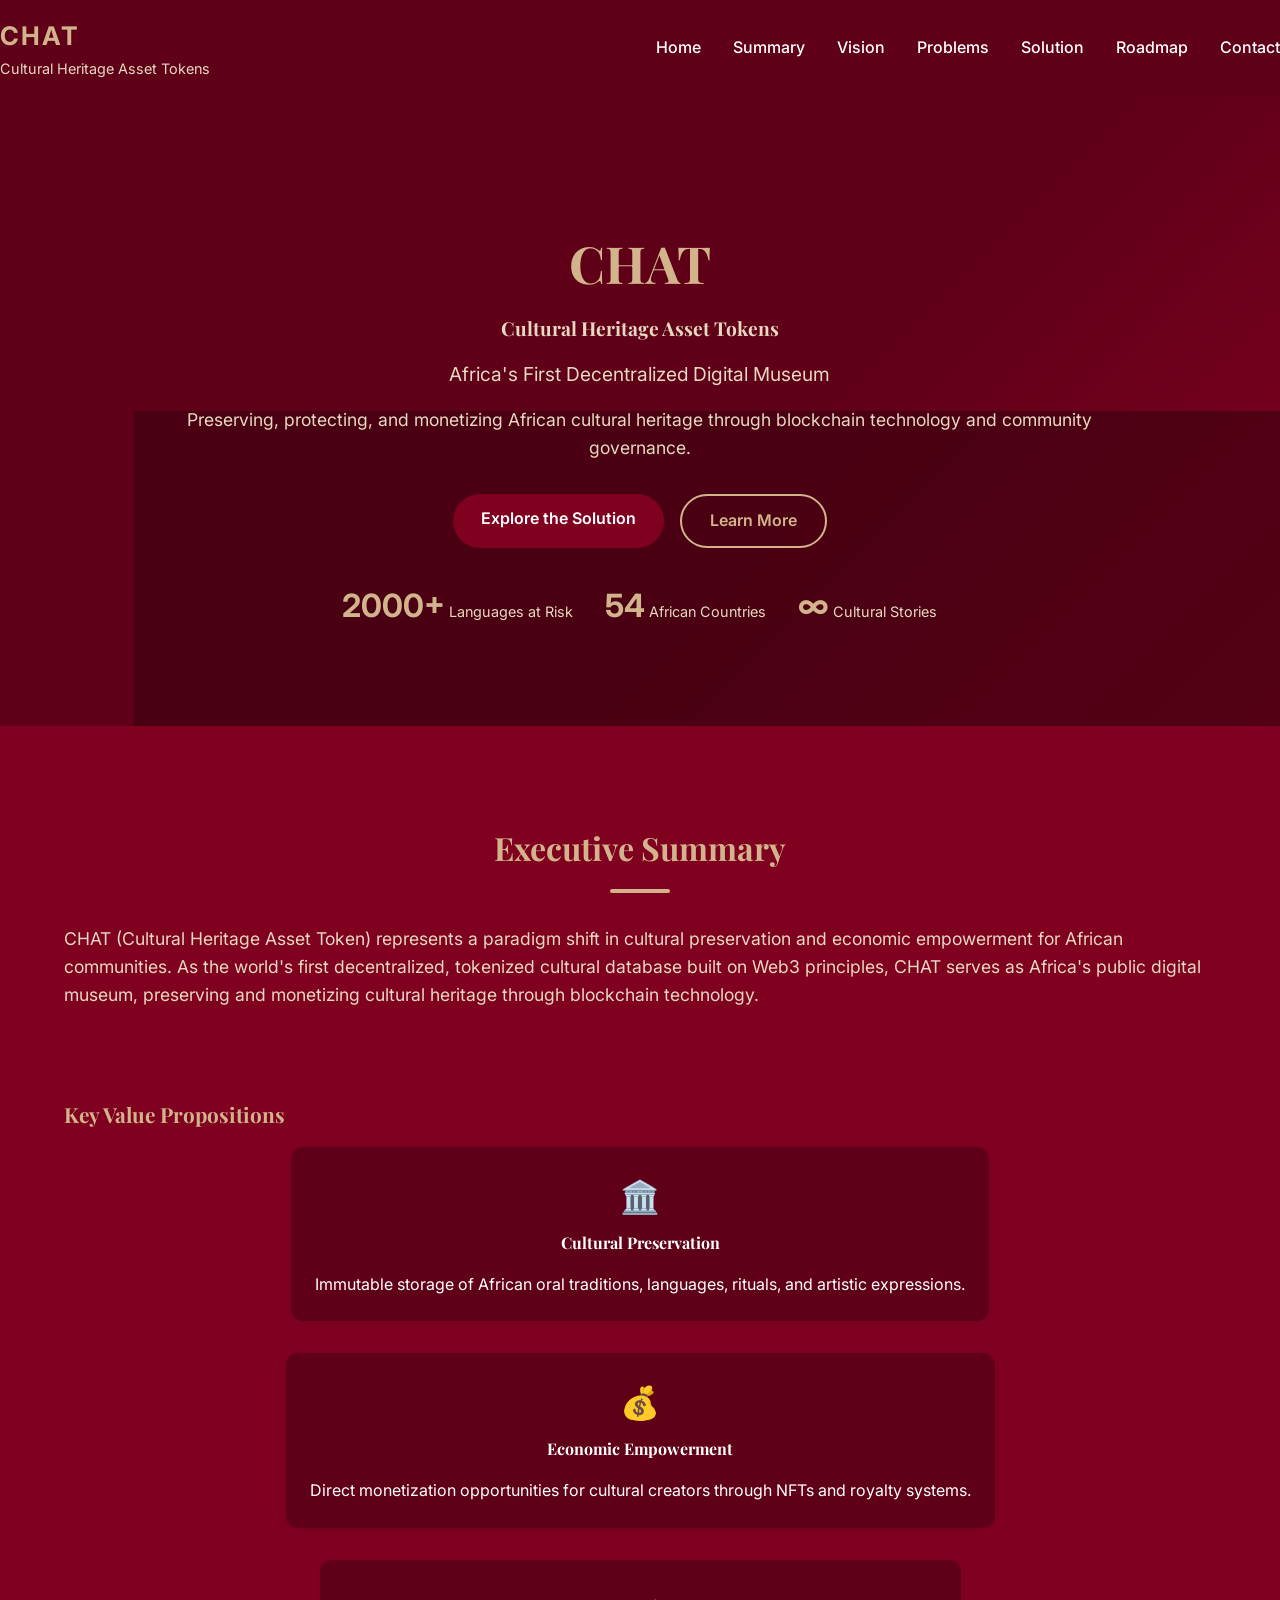
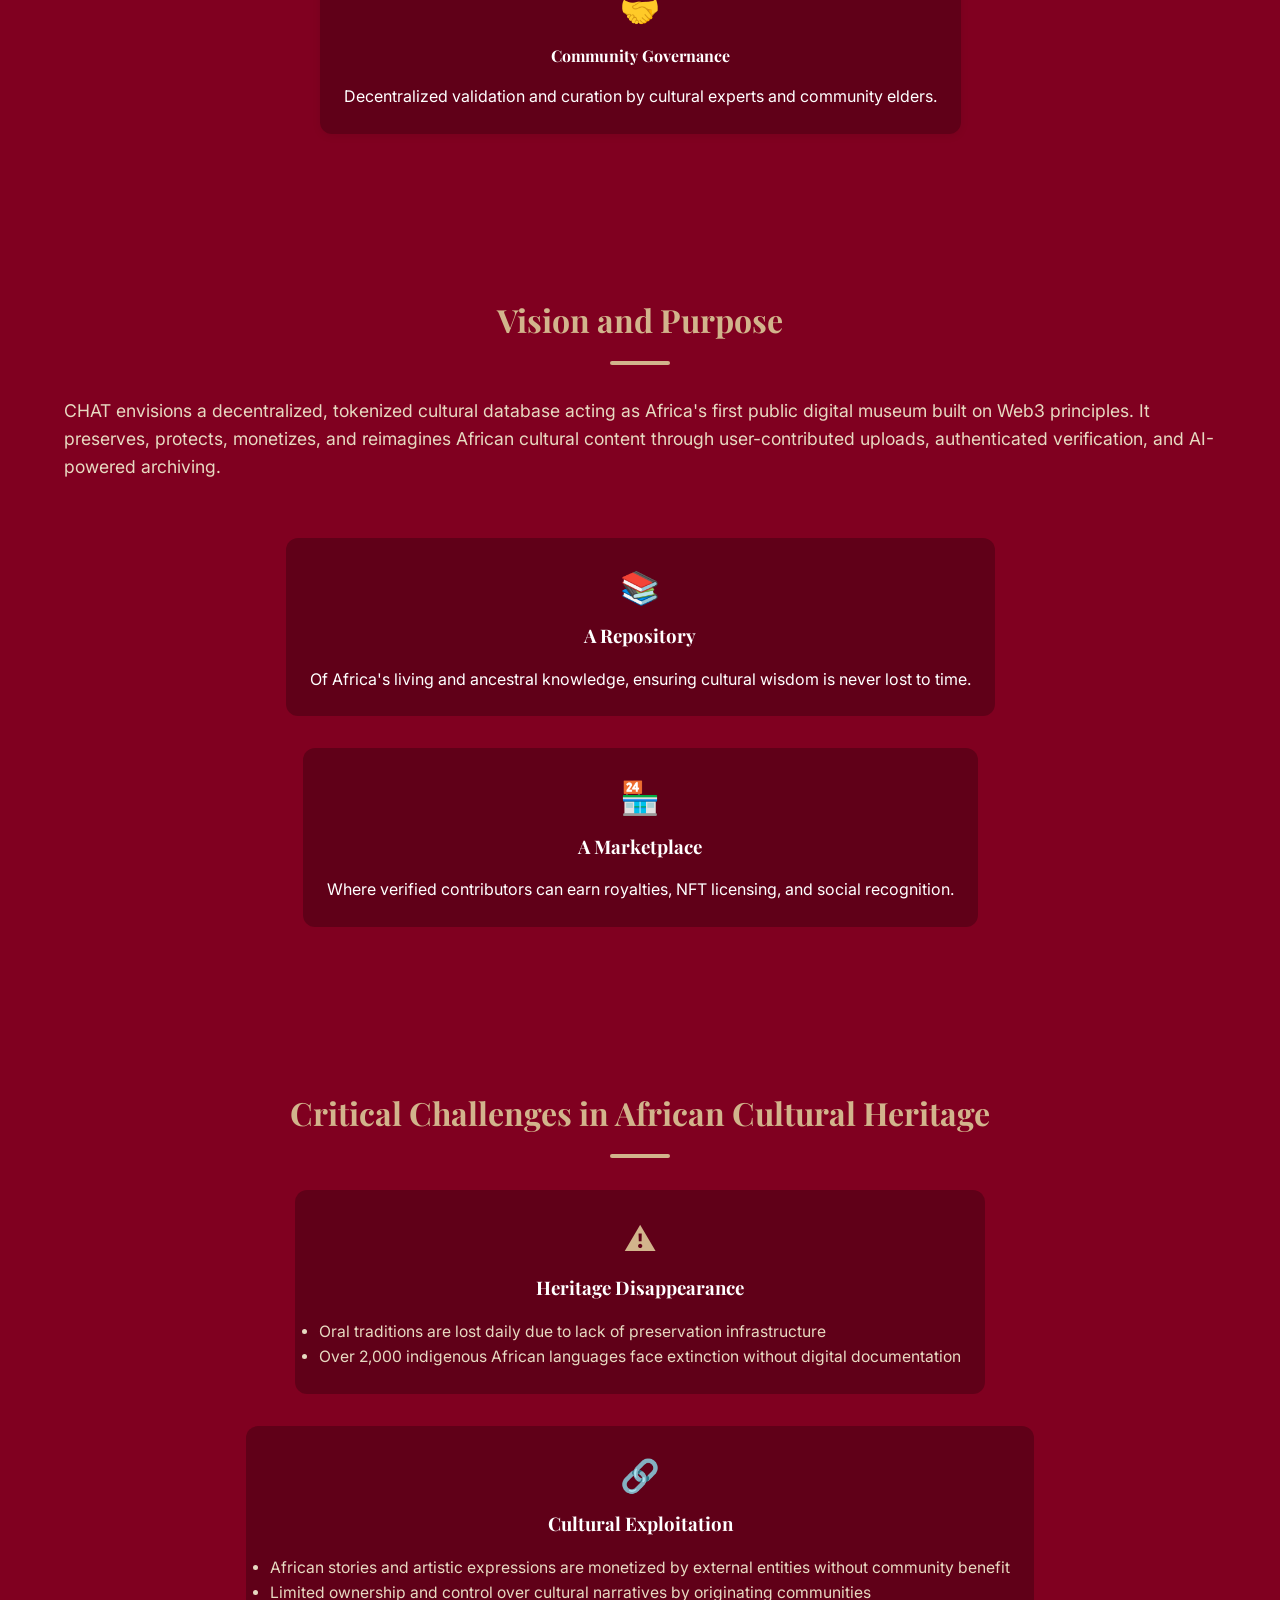
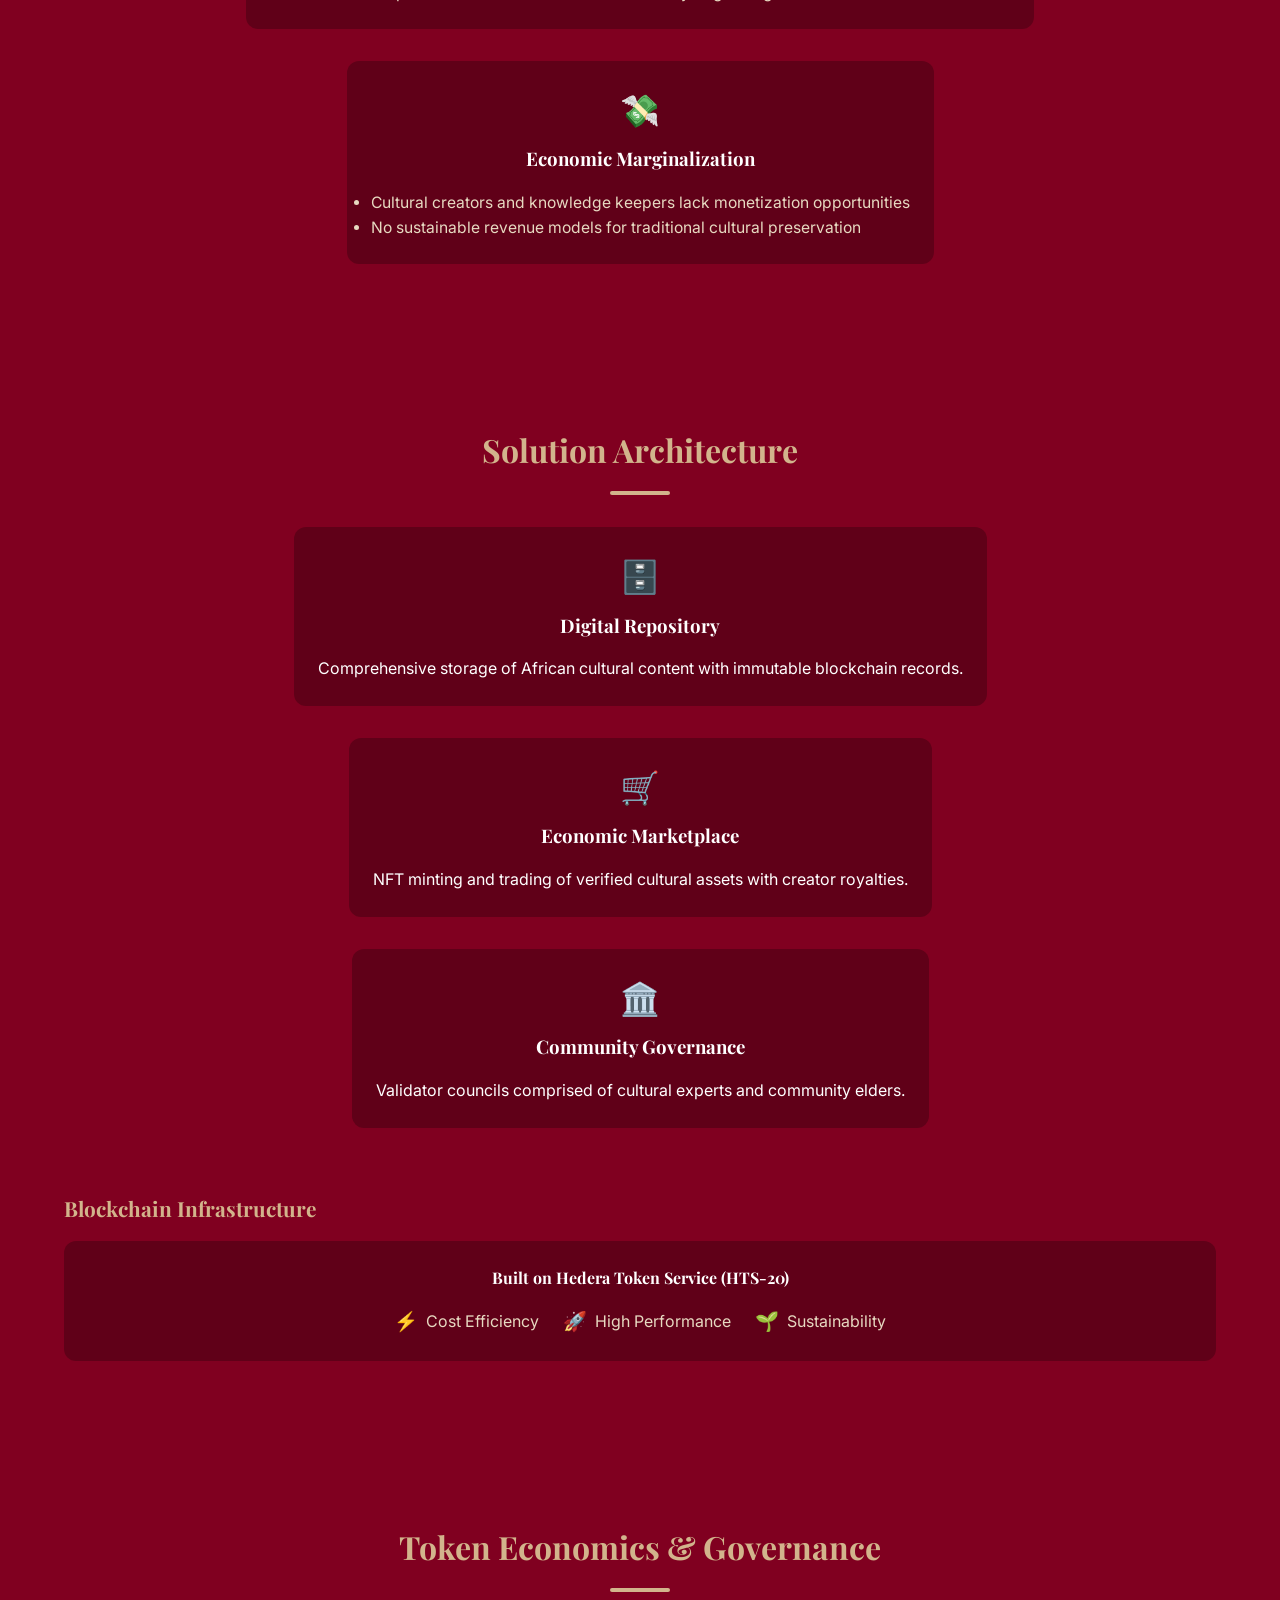
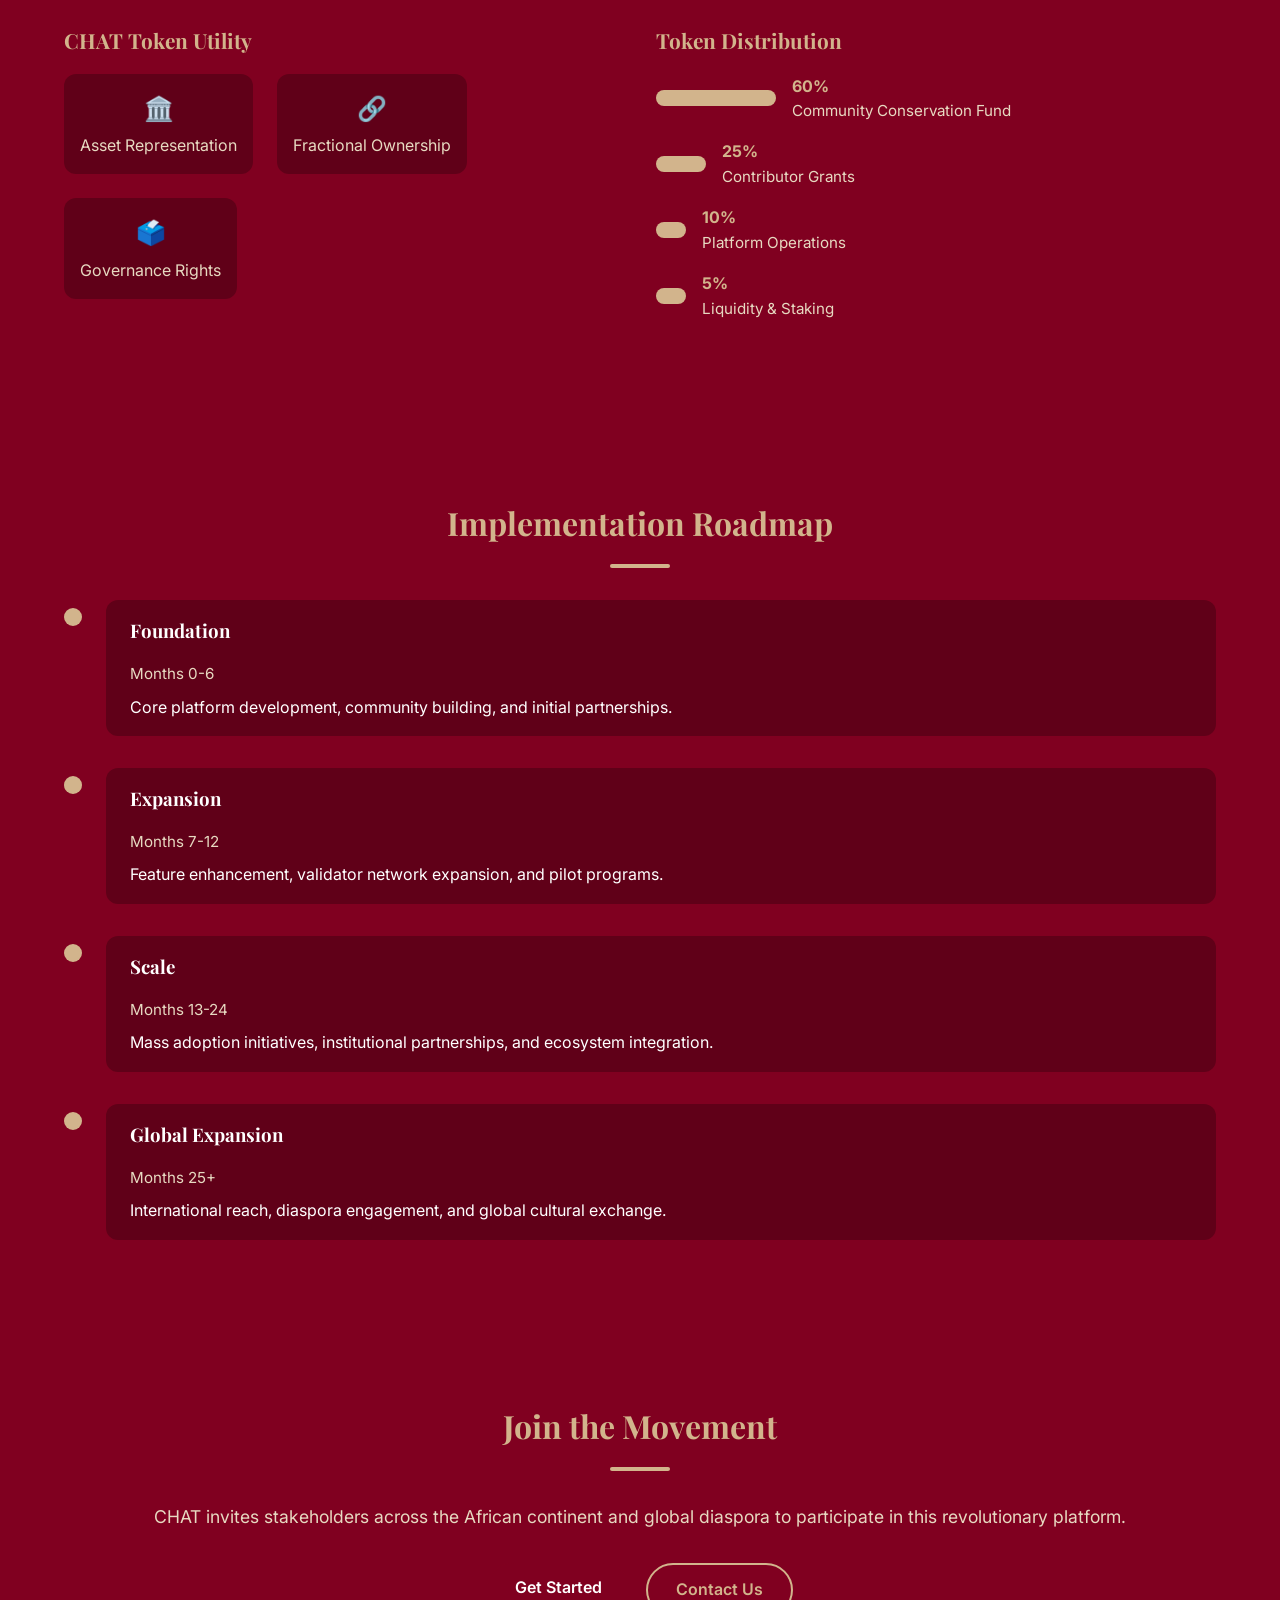
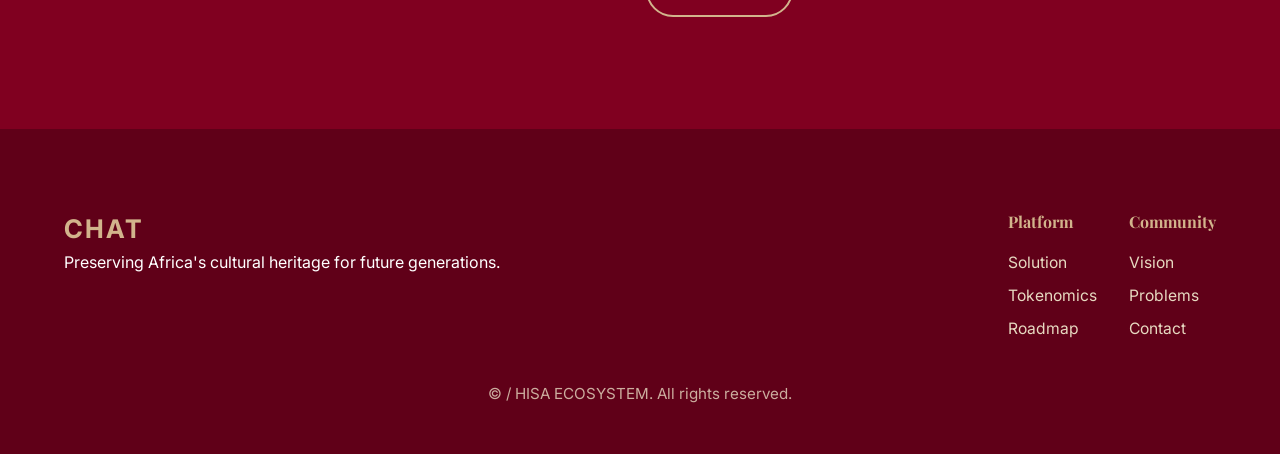
<file: front end/HISA-PPLES-CHAIN-DAPP/pages/chat.html>
<!DOCTYPE html>
<html lang="en">
<head>
    <meta charset="UTF-8">
    <meta name="viewport" content="width=device-width, initial-scale=1.0">
    <title>CHAT: Cultural Heritage Asset Tokens - Africa's Digital Museum</title>
    <meta name="description" content="CHAT is Africa's first decentralized digital museum built on Web3, preserving cultural heritage and empowering communities through blockchain technology.">
    <link rel="stylesheet" href="../assets/css/chat2.css">
    <link rel="preconnect" href="https://fonts.googleapis.com">
    <link rel="preconnect" href="https://fonts.gstatic.com" crossorigin>
    <link href="https://fonts.googleapis.com/css2?family=Inter:wght@300;400;500;600;700&family=Playfair+Display:wght@400;500;700&display=swap" rel="stylesheet">
</head>
<body>
    <!-- Navigation -->
    <header class="header">
        <nav class="navbar">
            <div class="nav-container">
                <div class="logo">
                    <span class="logo-text">CHAT</span>
                    <span class="logo-subtitle">Cultural Heritage Asset Tokens</span>
                </div>
                <div class="nav-menu" id="nav-menu">
                    <a href="#hero" class="nav-link">Home</a>
                    <a href="#summary" class="nav-link">Summary</a>
                    <a href="#vision" class="nav-link">Vision</a>
                    <a href="#problems" class="nav-link">Problems</a>
                    <a href="#solution" class="nav-link">Solution</a>
                    <a href="#roadmap" class="nav-link">Roadmap</a>
                    <a href="#contact" class="nav-link">Contact</a>
                </div>
                <div class="nav-toggle" id="nav-toggle">
                    <span class="bar"></span>
                    <span class="bar"></span>
                    <span class="bar"></span>
                </div>
            </div>
        </nav>
    </header>

    <main>
        <!-- Hero Section -->
        <section id="hero" class="hero">
            <div class="hero-background">
                <div class="hero-overlay"></div>
                <div class="hero-particles"></div>
            </div>
            <div class="hero-content">
                <div class="container">
                    <h1 class="hero-title">
                        <span class="title-main">CHAT</span>
                        <span class="title-sub">Cultural Heritage Asset Tokens</span>
                    </h1>
                    <p class="hero-subtitle">Africa's First Decentralized Digital Museum</p>
                    <p class="hero-description">Preserving, protecting, and monetizing African cultural heritage through blockchain technology and community governance.</p>
                    <div class="hero-actions">
                        <a href="#solution" class="btn btn-primary">Explore the Solution</a>
                        <a href="#vision" class="btn btn-secondary">Learn More</a>
                    </div>
                    <div class="hero-stats">
                        <div class="stat">
                            <span class="stat-number">2000+</span>
                            <span class="stat-label">Languages at Risk</span>
                        </div>
                        <div class="stat">
                            <span class="stat-number">54</span>
                            <span class="stat-label">African Countries</span>
                        </div>
                        <div class="stat">
                            <span class="stat-number">∞</span>
                            <span class="stat-label">Cultural Stories</span>
                        </div>
                    </div>
                </div>
            </div>
        </section>

        <!-- Executive Summary -->
        <section id="summary" class="section summary">
            <div class="container">
                <div class="section-header">
                    <h2 class="section-title">Executive Summary</h2>
                    <div class="section-line"></div>
                </div>
                <div class="summary-content">
                    <div class="summary-main">
                        <p class="lead">CHAT (Cultural Heritage Asset Token) represents a paradigm shift in cultural preservation and economic empowerment for African communities. As the world's first decentralized, tokenized cultural database built on Web3 principles, CHAT serves as Africa's public digital museum, preserving and monetizing cultural heritage through blockchain technology.</p>
                    </div>
                    <div class="value-props">
                        <h3 class="subsection-title">Key Value Propositions</h3>
                        <div class="props-grid">
                            <div class="prop-card">
                                <div class="prop-icon">🏛️</div>
                                <h4>Cultural Preservation</h4>
                                <p>Immutable storage of African oral traditions, languages, rituals, and artistic expressions.</p>
                            </div>
                            <div class="prop-card">
                                <div class="prop-icon">💰</div>
                                <h4>Economic Empowerment</h4>
                                <p>Direct monetization opportunities for cultural creators through NFTs and royalty systems.</p>
                            </div>
                            <div class="prop-card">
                                <div class="prop-icon">🤝</div>
                                <h4>Community Governance</h4>
                                <p>Decentralized validation and curation by cultural experts and community elders.</p>
                            </div>
                        </div>
                    </div>
                </div>
            </div>
        </section>

        <!-- Vision and Purpose -->
        <section id="vision" class="section vision">
            <div class="container">
                <div class="section-header">
                    <h2 class="section-title">Vision and Purpose</h2>
                    <div class="section-line"></div>
                </div>
                <div class="vision-content">
                    <div class="vision-main">
                        <p class="lead">CHAT envisions a decentralized, tokenized cultural database acting as Africa's first public digital museum built on Web3 principles. It preserves, protects, monetizes, and reimagines African cultural content through user-contributed uploads, authenticated verification, and AI-powered archiving.</p>
                    </div>
                    <div class="vision-dual">
                        <div class="vision-item">
                            <div class="vision-icon">📚</div>
                            <h3>A Repository</h3>
                            <p>Of Africa's living and ancestral knowledge, ensuring cultural wisdom is never lost to time.</p>
                        </div>
                        <div class="vision-item">
                            <div class="vision-icon">🏪</div>
                            <h3>A Marketplace</h3>
                            <p>Where verified contributors can earn royalties, NFT licensing, and social recognition.</p>
                        </div>
                    </div>
                </div>
            </div>
        </section>

        <!-- Problems -->
        <section id="problems" class="section problems">
            <div class="container">
                <div class="section-header">
                    <h2 class="section-title">Critical Challenges in African Cultural Heritage</h2>
                    <div class="section-line"></div>
                </div>
                <div class="problems-grid">
                    <div class="problem-card">
                        <div class="problem-icon">⚠️</div>
                        <h3>Heritage Disappearance</h3>
                        <ul>
                            <li>Oral traditions are lost daily due to lack of preservation infrastructure</li>
                            <li>Over 2,000 indigenous African languages face extinction without digital documentation</li>
                        </ul>
                    </div>
                    <div class="problem-card">
                        <div class="problem-icon">🔗</div>
                        <h3>Cultural Exploitation</h3>
                        <ul>
                            <li>African stories and artistic expressions are monetized by external entities without community benefit</li>
                            <li>Limited ownership and control over cultural narratives by originating communities</li>
                        </ul>
                    </div>
                    <div class="problem-card">
                        <div class="problem-icon">💸</div>
                        <h3>Economic Marginalization</h3>
                        <ul>
                            <li>Cultural creators and knowledge keepers lack monetization opportunities</li>
                            <li>No sustainable revenue models for traditional cultural preservation</li>
                        </ul>
                    </div>
                </div>
            </div>
        </section>

        <!-- Solution -->
        <section id="solution" class="section solution">
            <div class="container">
                <div class="section-header">
                    <h2 class="section-title">Solution Architecture</h2>
                    <div class="section-line"></div>
                </div>
                <div class="solution-content">
                    <div class="solution-main">
                        <div class="feature-grid">
                            <div class="feature-card">
                                <div class="feature-icon">🗄️</div>
                                <h3>Digital Repository</h3>
                                <p>Comprehensive storage of African cultural content with immutable blockchain records.</p>
                            </div>
                            <div class="feature-card">
                                <div class="feature-icon">🛒</div>
                                <h3>Economic Marketplace</h3>
                                <p>NFT minting and trading of verified cultural assets with creator royalties.</p>
                            </div>
                            <div class="feature-card">
                                <div class="feature-icon">🏛️</div>
                                <h3>Community Governance</h3>
                                <p>Validator councils comprised of cultural experts and community elders.</p>
                            </div>
                        </div>
                    </div>
                    <div class="blockchain-info">
                        <h3 class="subsection-title">Blockchain Infrastructure</h3>
                        <div class="blockchain-card">
                            <h4>Built on Hedera Token Service (HTS-20)</h4>
                            <div class="blockchain-benefits">
                                <div class="benefit">
                                    <span class="benefit-icon">⚡</span>
                                    <span>Cost Efficiency</span>
                                </div>
                                <div class="benefit">
                                    <span class="benefit-icon">🚀</span>
                                    <span>High Performance</span>
                                </div>
                                <div class="benefit">
                                    <span class="benefit-icon">🌱</span>
                                    <span>Sustainability</span>
                                </div>
                            </div>
                        </div>
                    </div>
                </div>
            </div>
        </section>

        <!-- Tokenomics -->
        <section id="tokenomics" class="section tokenomics">
            <div class="container">
                <div class="section-header">
                    <h2 class="section-title">Token Economics & Governance</h2>
                    <div class="section-line"></div>
                </div>
                <div class="tokenomics-content">
                    <div class="token-utility">
                        <h3 class="subsection-title">CHAT Token Utility</h3>
                        <div class="utility-grid">
                            <div class="utility-item">
                                <div class="utility-icon">🏛️</div>
                                <span>Asset Representation</span>
                            </div>
                            <div class="utility-item">
                                <div class="utility-icon">🔗</div>
                                <span>Fractional Ownership</span>
                            </div>
                            <div class="utility-item">
                                <div class="utility-icon">🗳️</div>
                                <span>Governance Rights</span>
                            </div>
                        </div>
                    </div>
                    <div class="token-distribution">
                        <h3 class="subsection-title">Token Distribution</h3>
                        <div class="distribution-chart">
                            <div class="distribution-item" style="--percentage: 60">
                                <div class="distribution-bar"></div>
                                <div class="distribution-info">
                                    <span class="percentage">60%</span>
                                    <span class="label">Community Conservation Fund</span>
                                </div>
                            </div>
                            <div class="distribution-item" style="--percentage: 25">
                                <div class="distribution-bar"></div>
                                <div class="distribution-info">
                                    <span class="percentage">25%</span>
                                    <span class="label">Contributor Grants</span>
                                </div>
                            </div>
                            <div class="distribution-item" style="--percentage: 10">
                                <div class="distribution-bar"></div>
                                <div class="distribution-info">
                                    <span class="percentage">10%</span>
                                    <span class="label">Platform Operations</span>
                                </div>
                            </div>
                            <div class="distribution-item" style="--percentage: 5">
                                <div class="distribution-bar"></div>
                                <div class="distribution-info">
                                    <span class="percentage">5%</span>
                                    <span class="label">Liquidity & Staking</span>
                                </div>
                            </div>
                        </div>
                    </div>
                </div>
            </div>
        </section>

        <!-- Roadmap -->
        <section id="roadmap" class="section roadmap">
            <div class="container">
                <div class="section-header">
                    <h2 class="section-title">Implementation Roadmap</h2>
                    <div class="section-line"></div>
                </div>
                <div class="roadmap-timeline">
                    <div class="timeline-item">
                        <div class="timeline-marker"></div>
                        <div class="timeline-content">
                            <h3>Foundation</h3>
                            <span class="timeline-period">Months 0-6</span>
                            <p>Core platform development, community building, and initial partnerships.</p>
                        </div>
                    </div>
                    <div class="timeline-item">
                        <div class="timeline-marker"></div>
                        <div class="timeline-content">
                            <h3>Expansion</h3>
                            <span class="timeline-period">Months 7-12</span>
                            <p>Feature enhancement, validator network expansion, and pilot programs.</p>
                        </div>
                    </div>
                    <div class="timeline-item">
                        <div class="timeline-marker"></div>
                        <div class="timeline-content">
                            <h3>Scale</h3>
                            <span class="timeline-period">Months 13-24</span>
                            <p>Mass adoption initiatives, institutional partnerships, and ecosystem integration.</p>
                        </div>
                    </div>
                    <div class="timeline-item">
                        <div class="timeline-marker"></div>
                        <div class="timeline-content">
                            <h3>Global Expansion</h3>
                            <span class="timeline-period">Months 25+</span>
                            <p>International reach, diaspora engagement, and global cultural exchange.</p>
                        </div>
                    </div>
                </div>
            </div>
        </section>

        <!-- Contact -->
        <section id="contact" class="section contact">
            <div class="container">
                <div class="section-header">
                    <h2 class="section-title">Join the Movement</h2>
                    <div class="section-line"></div>
                </div>
                <div class="contact-content">
                    <p class="lead">CHAT invites stakeholders across the African continent and global diaspora to participate in this revolutionary platform.</p>
                    <div class="contact-actions">
                        <a href="#summary" class="btn btn-primary">Get Started</a>
                        <a href="mailto:contact@chat.africa" class="btn btn-secondary">Contact Us</a>
                    </div>
                </div>
            </div>
        </section>
    </main>

    <!-- Footer -->
    <footer class="footer">
        <div class="container">
            <div class="footer-content">
                <div class="footer-brand">
                    <div class="logo">
                        <span class="logo-text">CHAT</span>
                    </div>
                    <p>Preserving Africa's cultural heritage for future generations.</p>
                </div>
                <div class="footer-links">
                    <div class="footer-column">
                        <h4>Platform</h4>
                        <a href="#solution">Solution</a>
                        <a href="#tokenomics">Tokenomics</a>
                        <a href="#roadmap">Roadmap</a>
                    </div>
                    <div class="footer-column">
                        <h4>Community</h4>
                        <a href="#vision">Vision</a>
                        <a href="#problems">Problems</a>
                        <a href="#contact">Contact</a>
                    </div>
                </div>
            </div>
            <div class="footer-bottom">
                <p>&copy;   / HISA ECOSYSTEM. All rights reserved.</p>
            </div>
        </div>
    </footer>

    <script>
        // Mobile navigation toggle
        const navToggle = document.getElementById('nav-toggle');
        const navMenu = document.getElementById('nav-menu');

        navToggle.addEventListener('click', () => {
            navMenu.classList.toggle('show');
            navToggle.classList.toggle('active');
        });

        // Close mobile menu when clicking on a link
        document.querySelectorAll('.nav-link').forEach(n => n.addEventListener('click', () => {
            navMenu.classList.remove('show');
            navToggle.classList.remove('active');
        }));

        // Smooth scrolling for anchor links
        document.querySelectorAll('a[href^="#"]').forEach(anchor => {
            anchor.addEventListener('click', function (e) {
                e.preventDefault();
                const target = document.querySelector(this.getAttribute('href'));
                if (target) {
                    target.scrollIntoView({
                        behavior: 'smooth',
                        block: 'start'
                    });
                }
            });
        });

        // Header scroll effect
        window.addEventListener('scroll', () => {
            const header = document.querySelector('.header');
            if (window.scrollY > 100) {
                header.classList.add('scrolled');
            } else {
                header.classList.remove('scrolled');
            }
        });

        // Animate elements on scroll
        const observerOptions = {
            threshold: 0.1,
            rootMargin: '0px 0px -50px 0px'
        };

        const observer = new IntersectionObserver((entries) => {
            entries.forEach(entry => {
                if (entry.isIntersecting) {
                    entry.target.classList.add('animate');
                }
            });
        }, observerOptions);

        document.querySelectorAll('.section').forEach(section => {
            observer.observe(section);
        });
    </script>
</body>
</html>
</file>
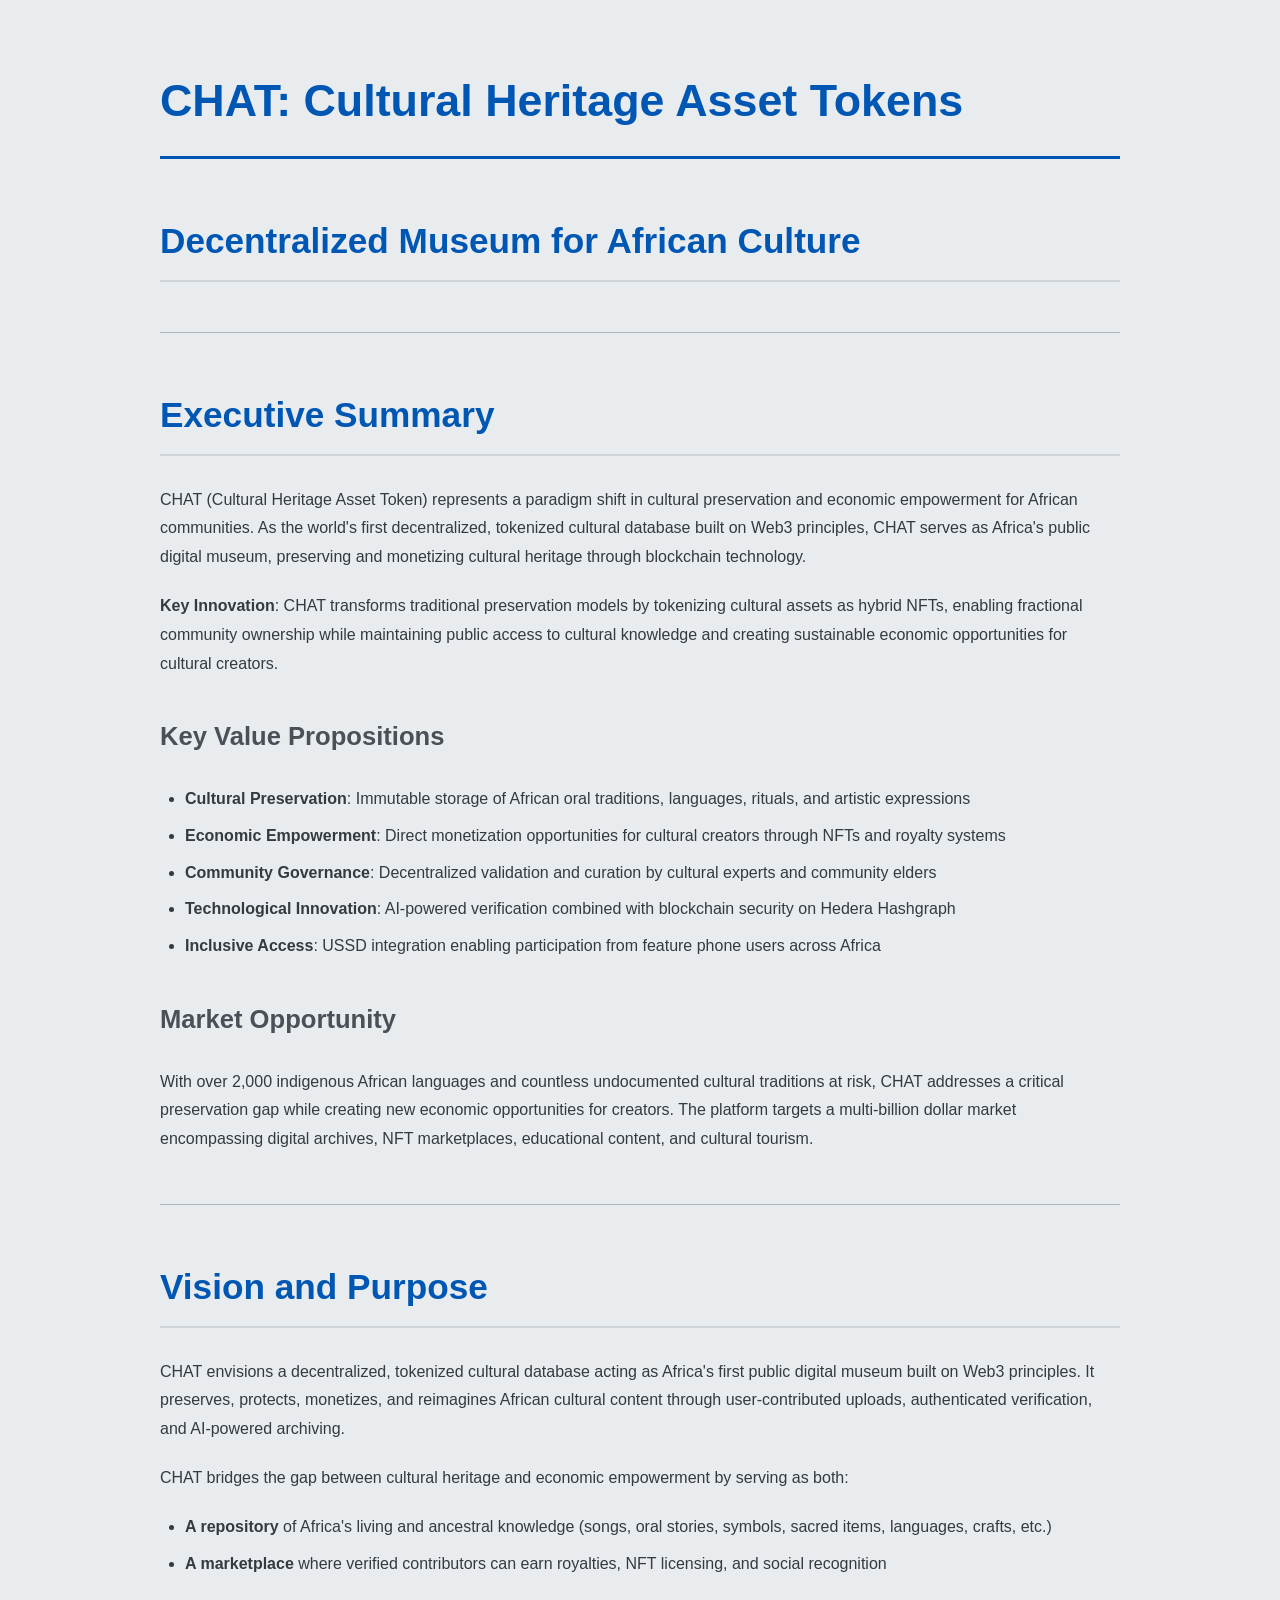
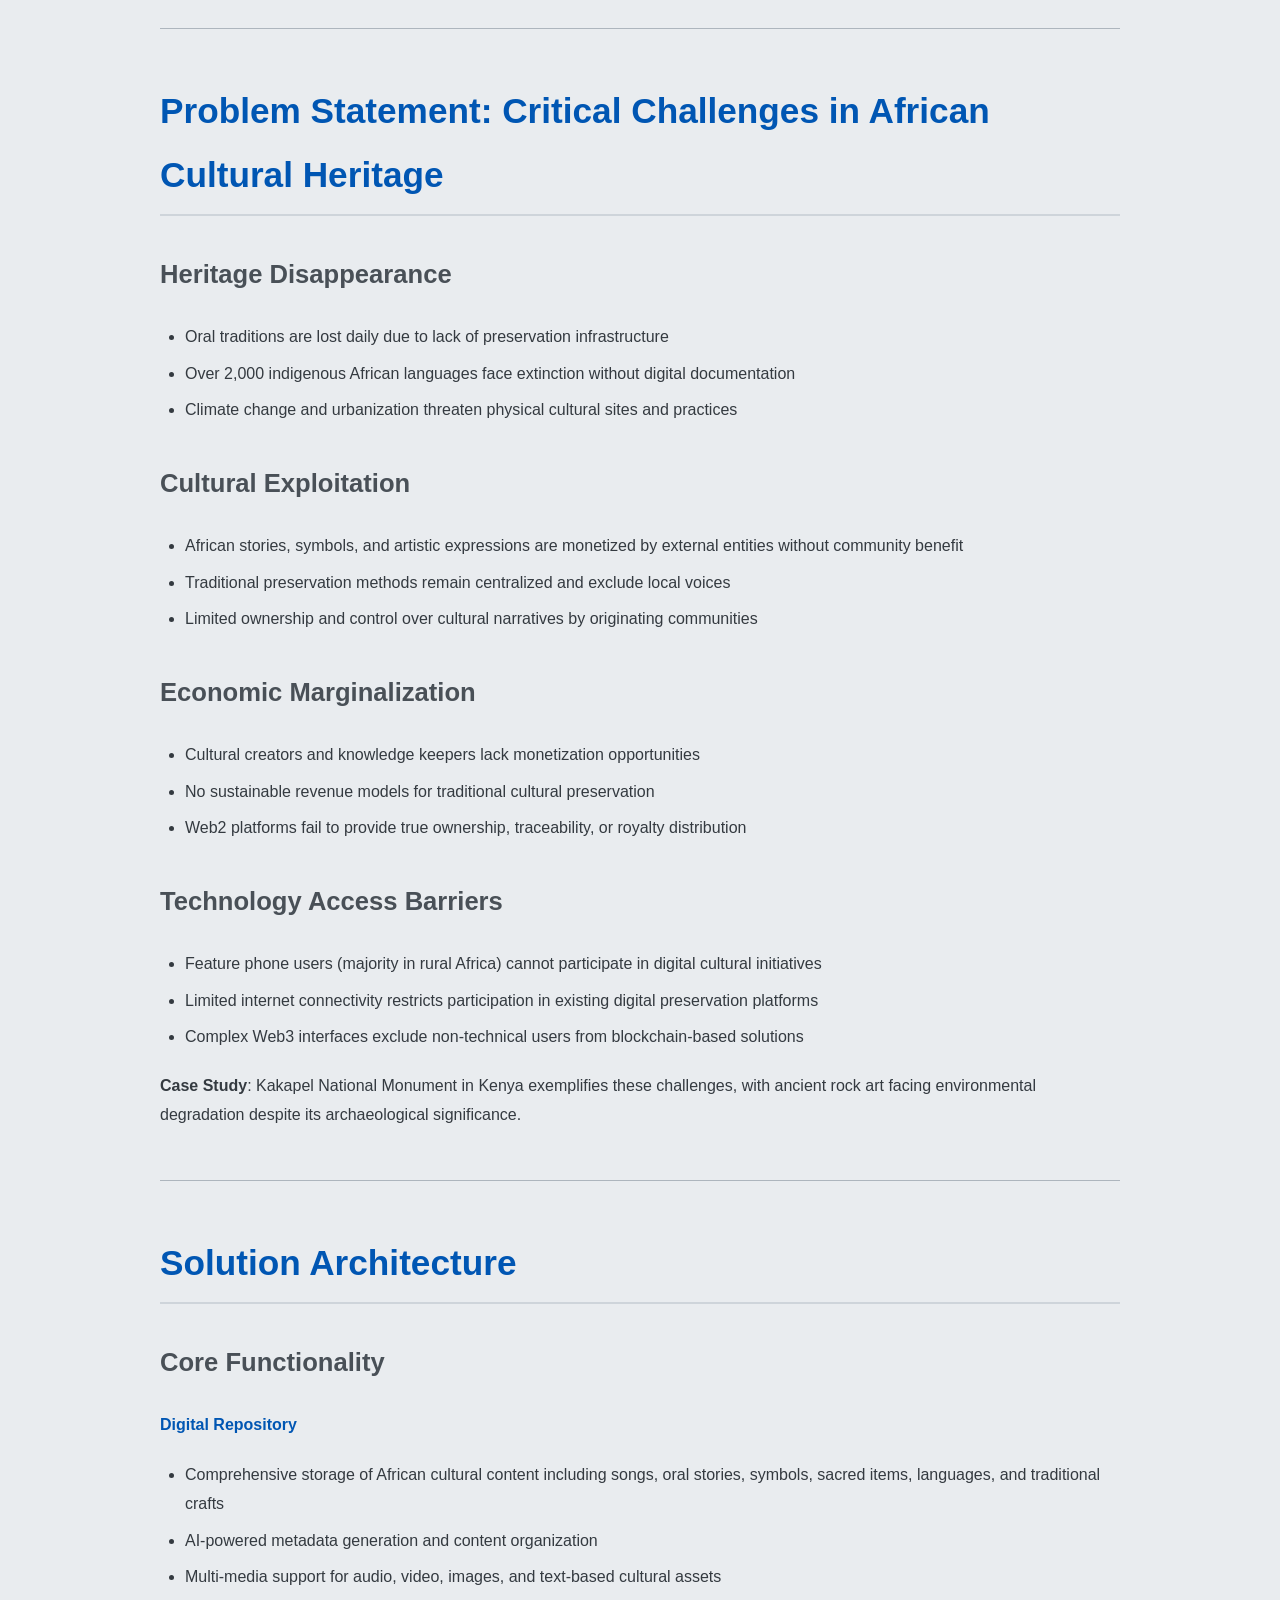
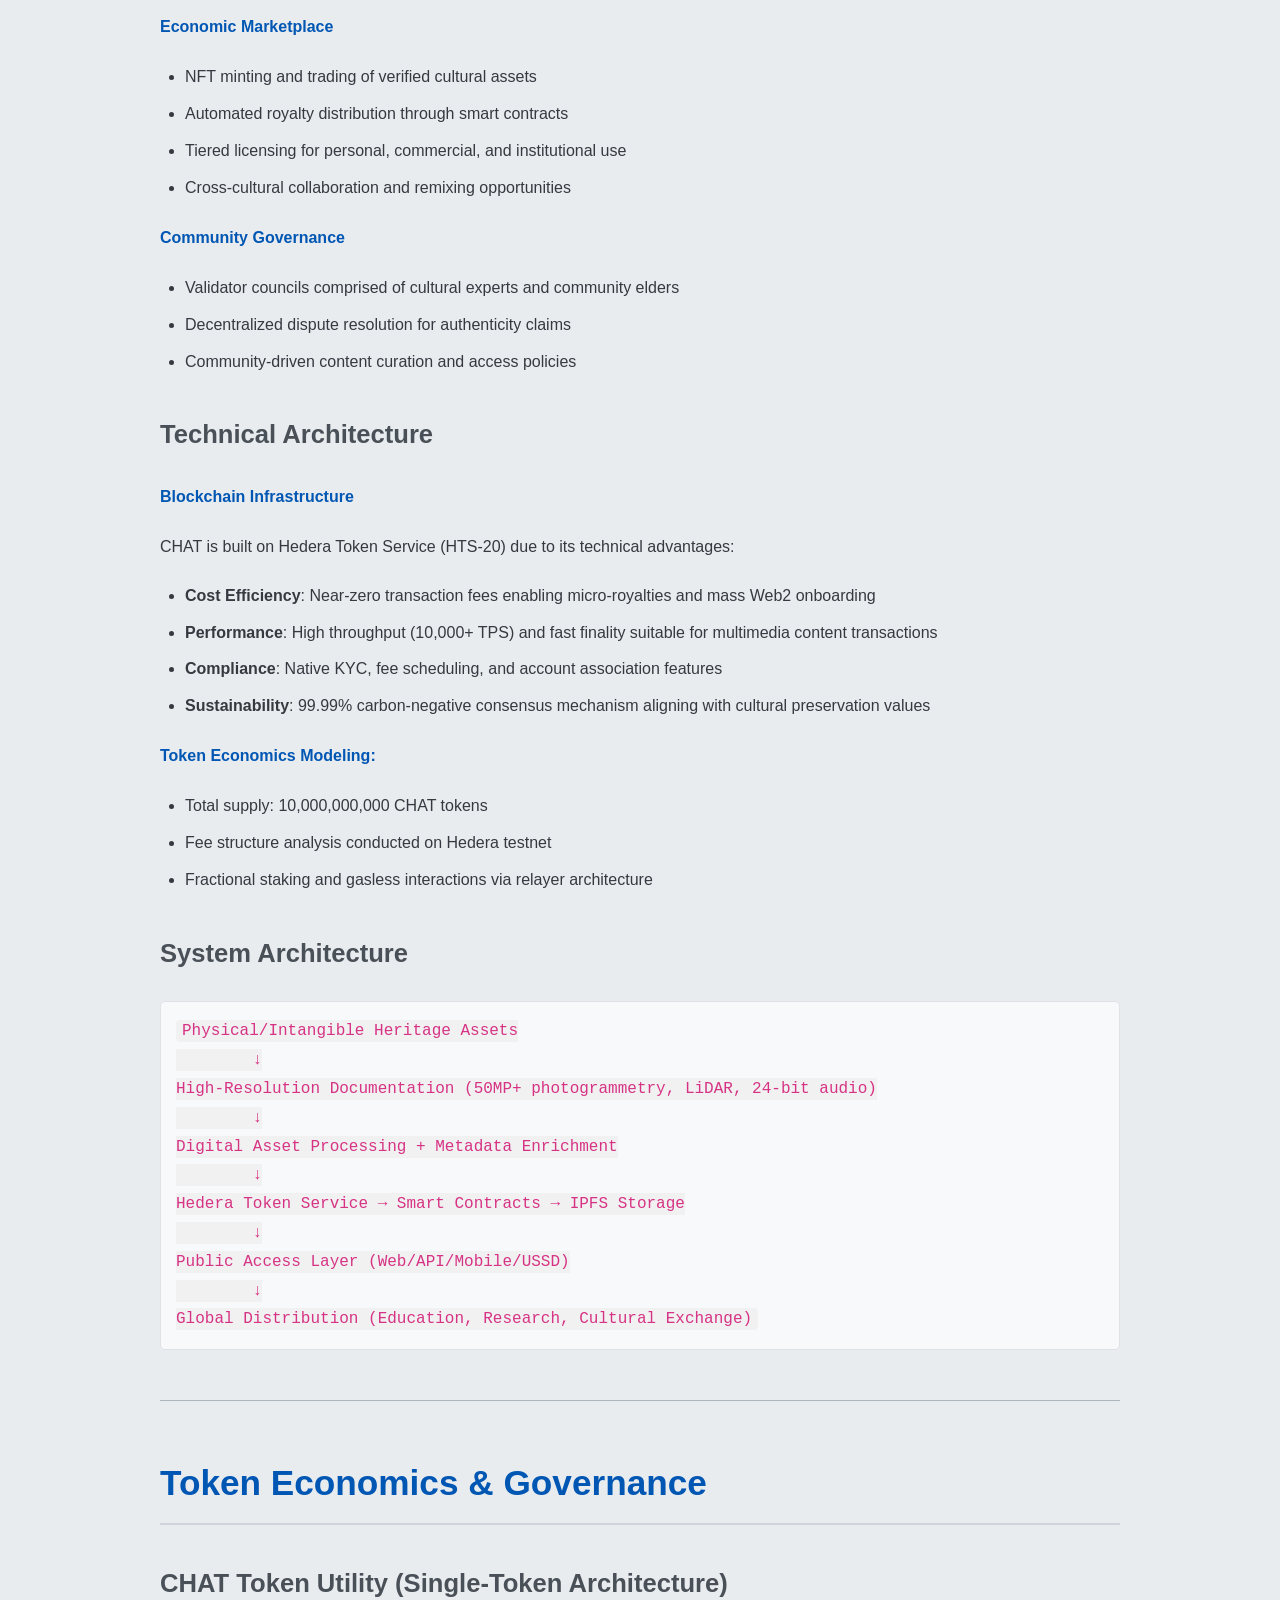
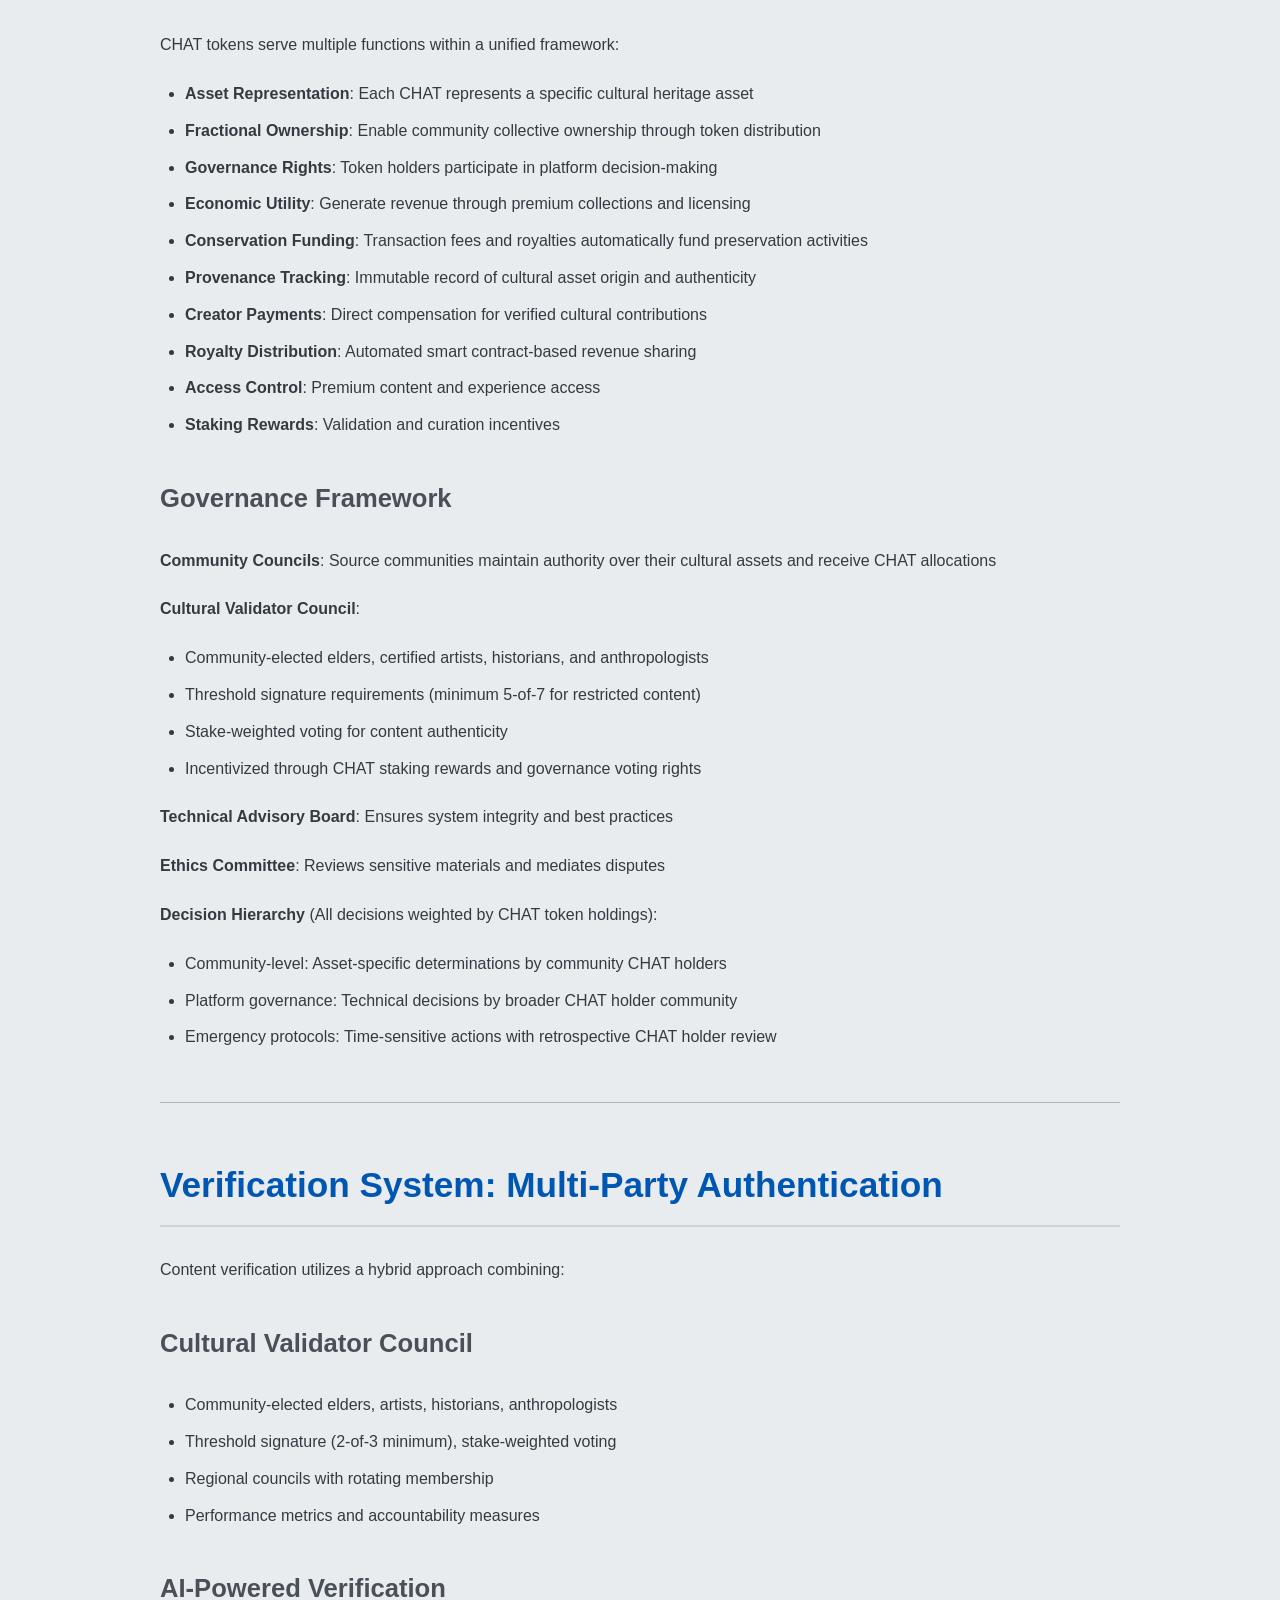
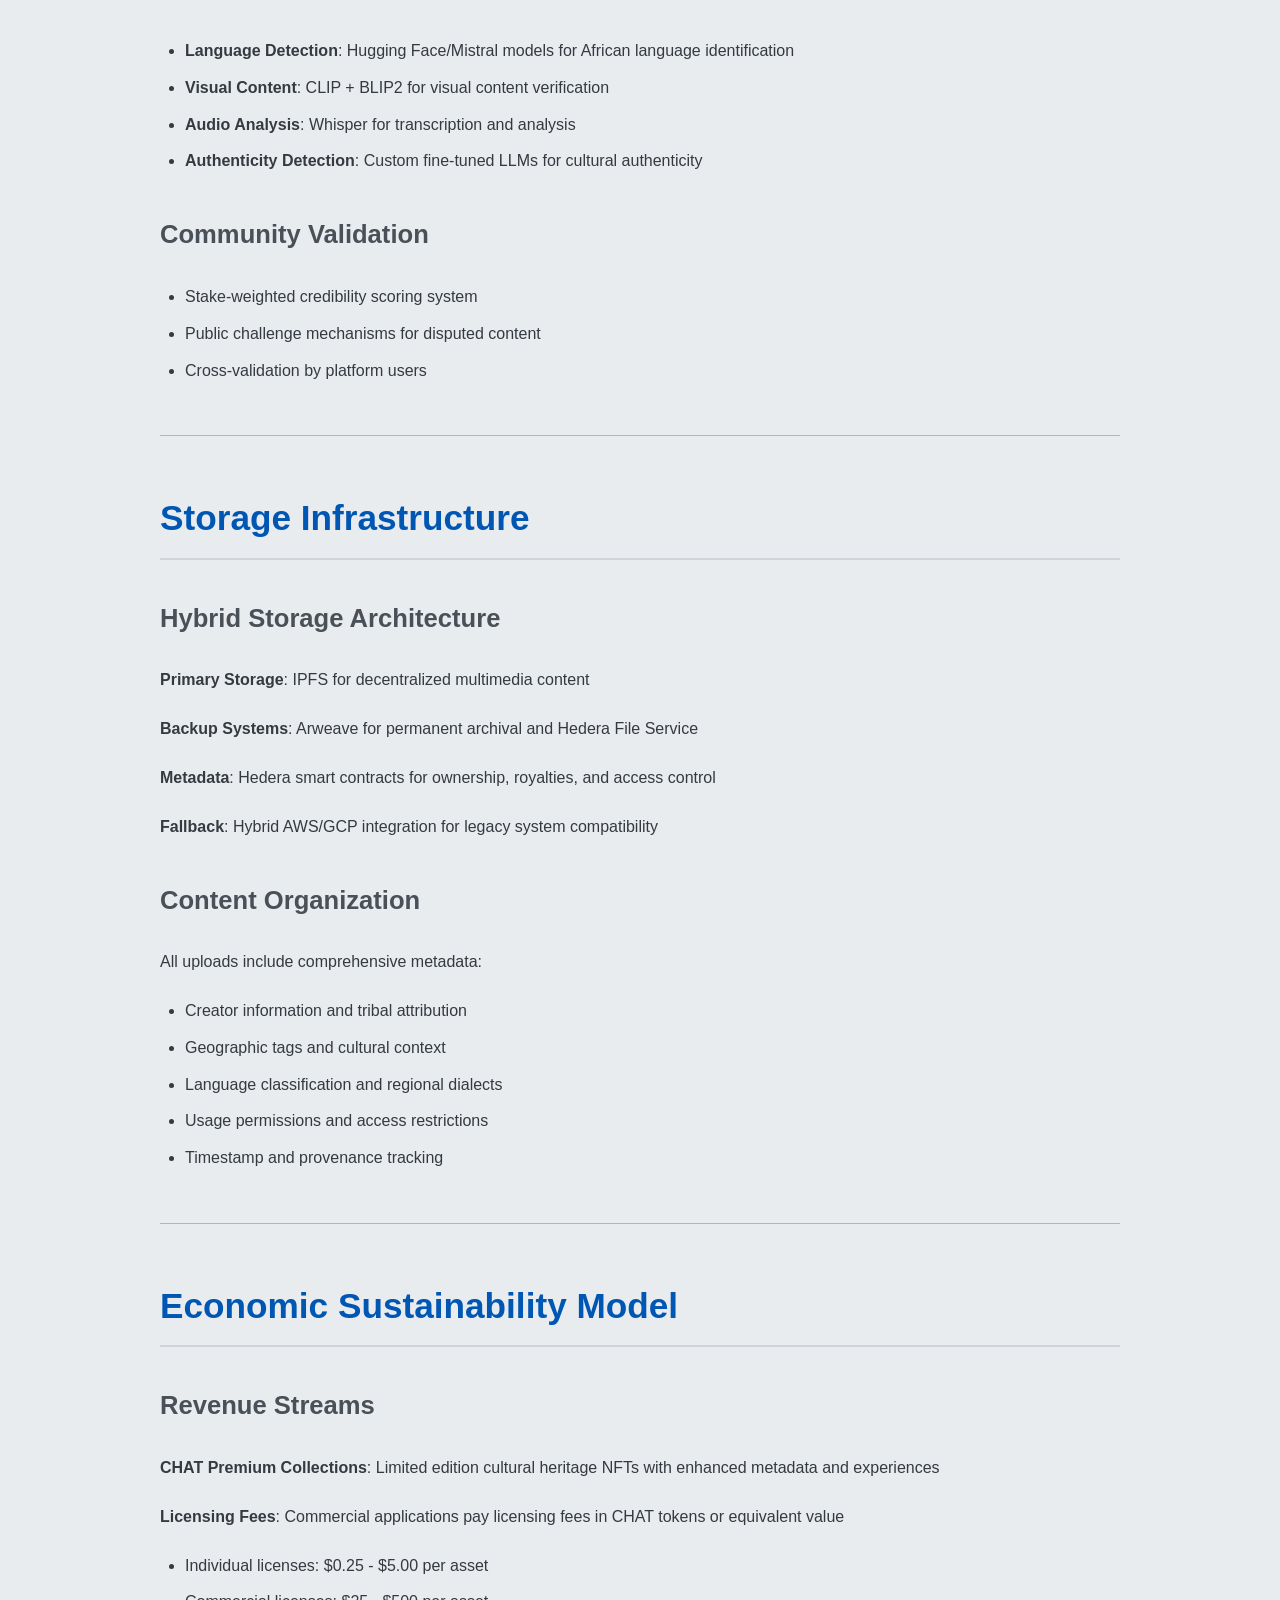
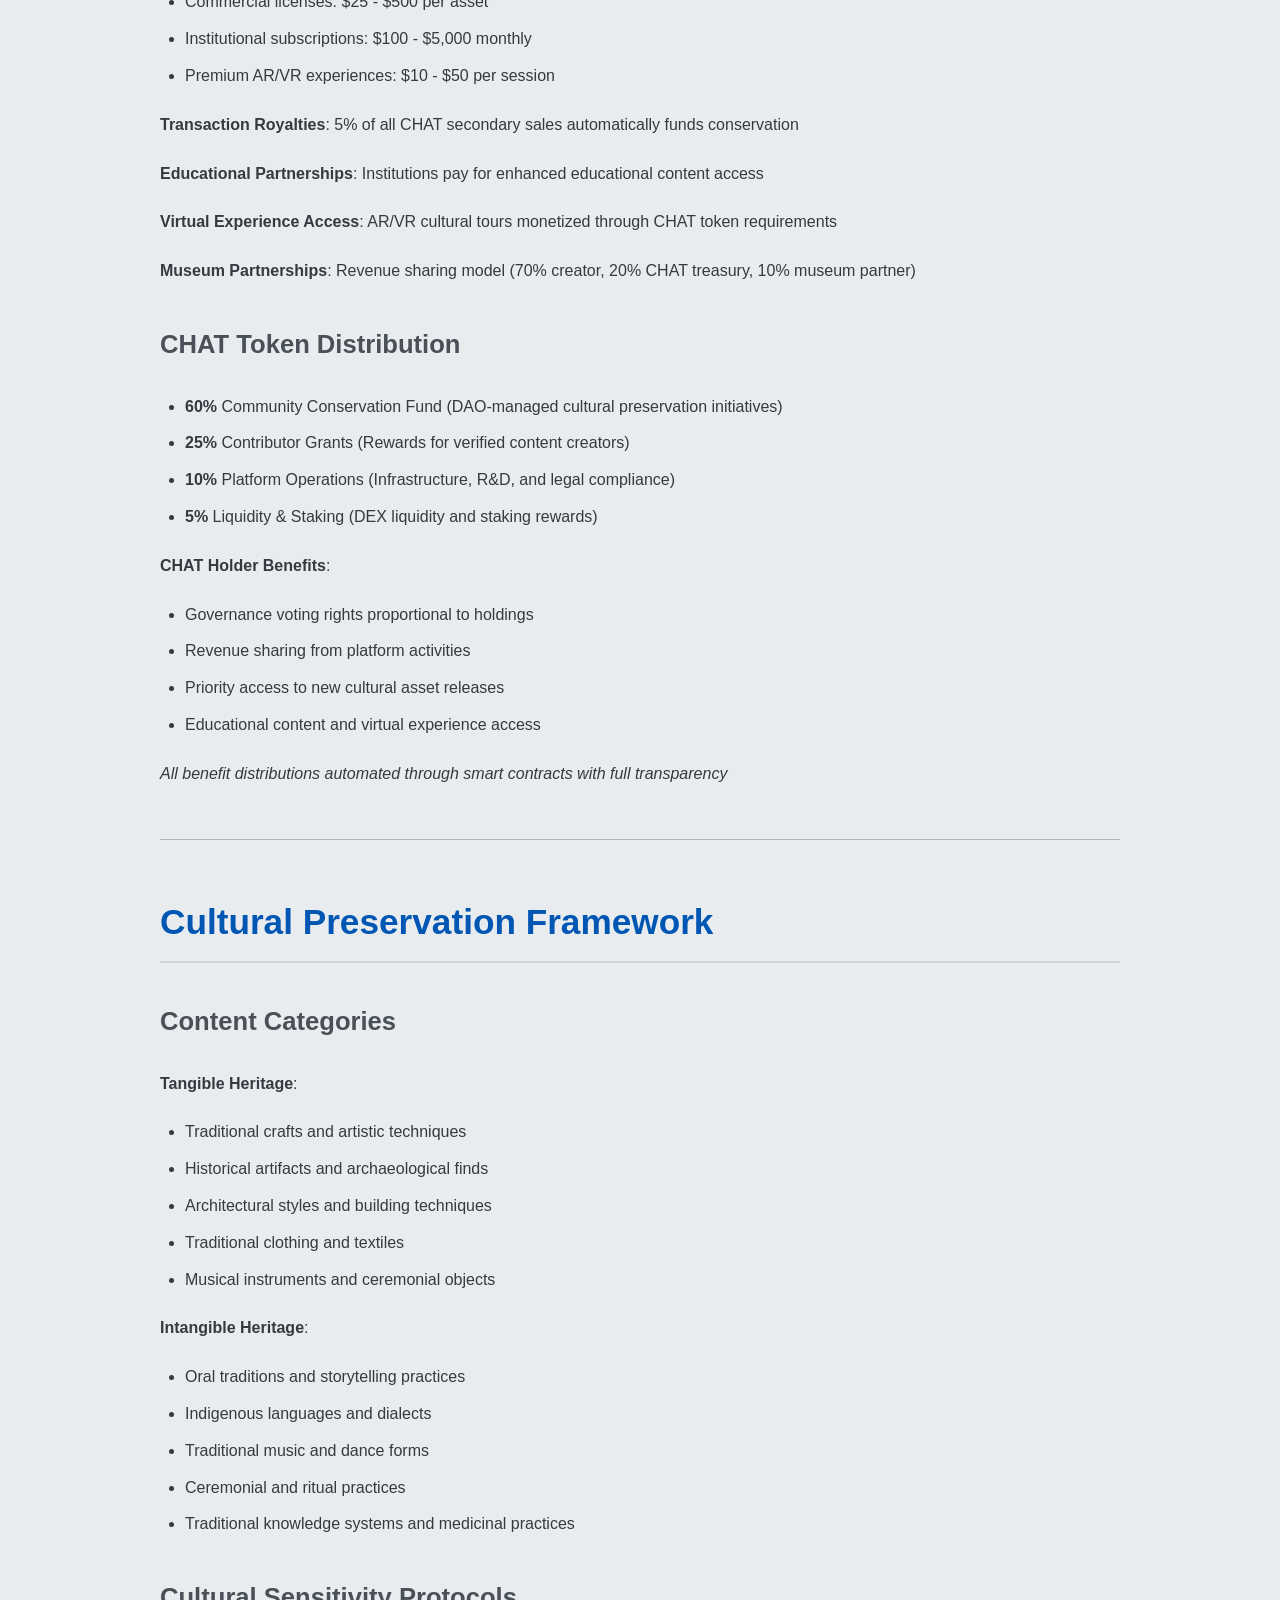
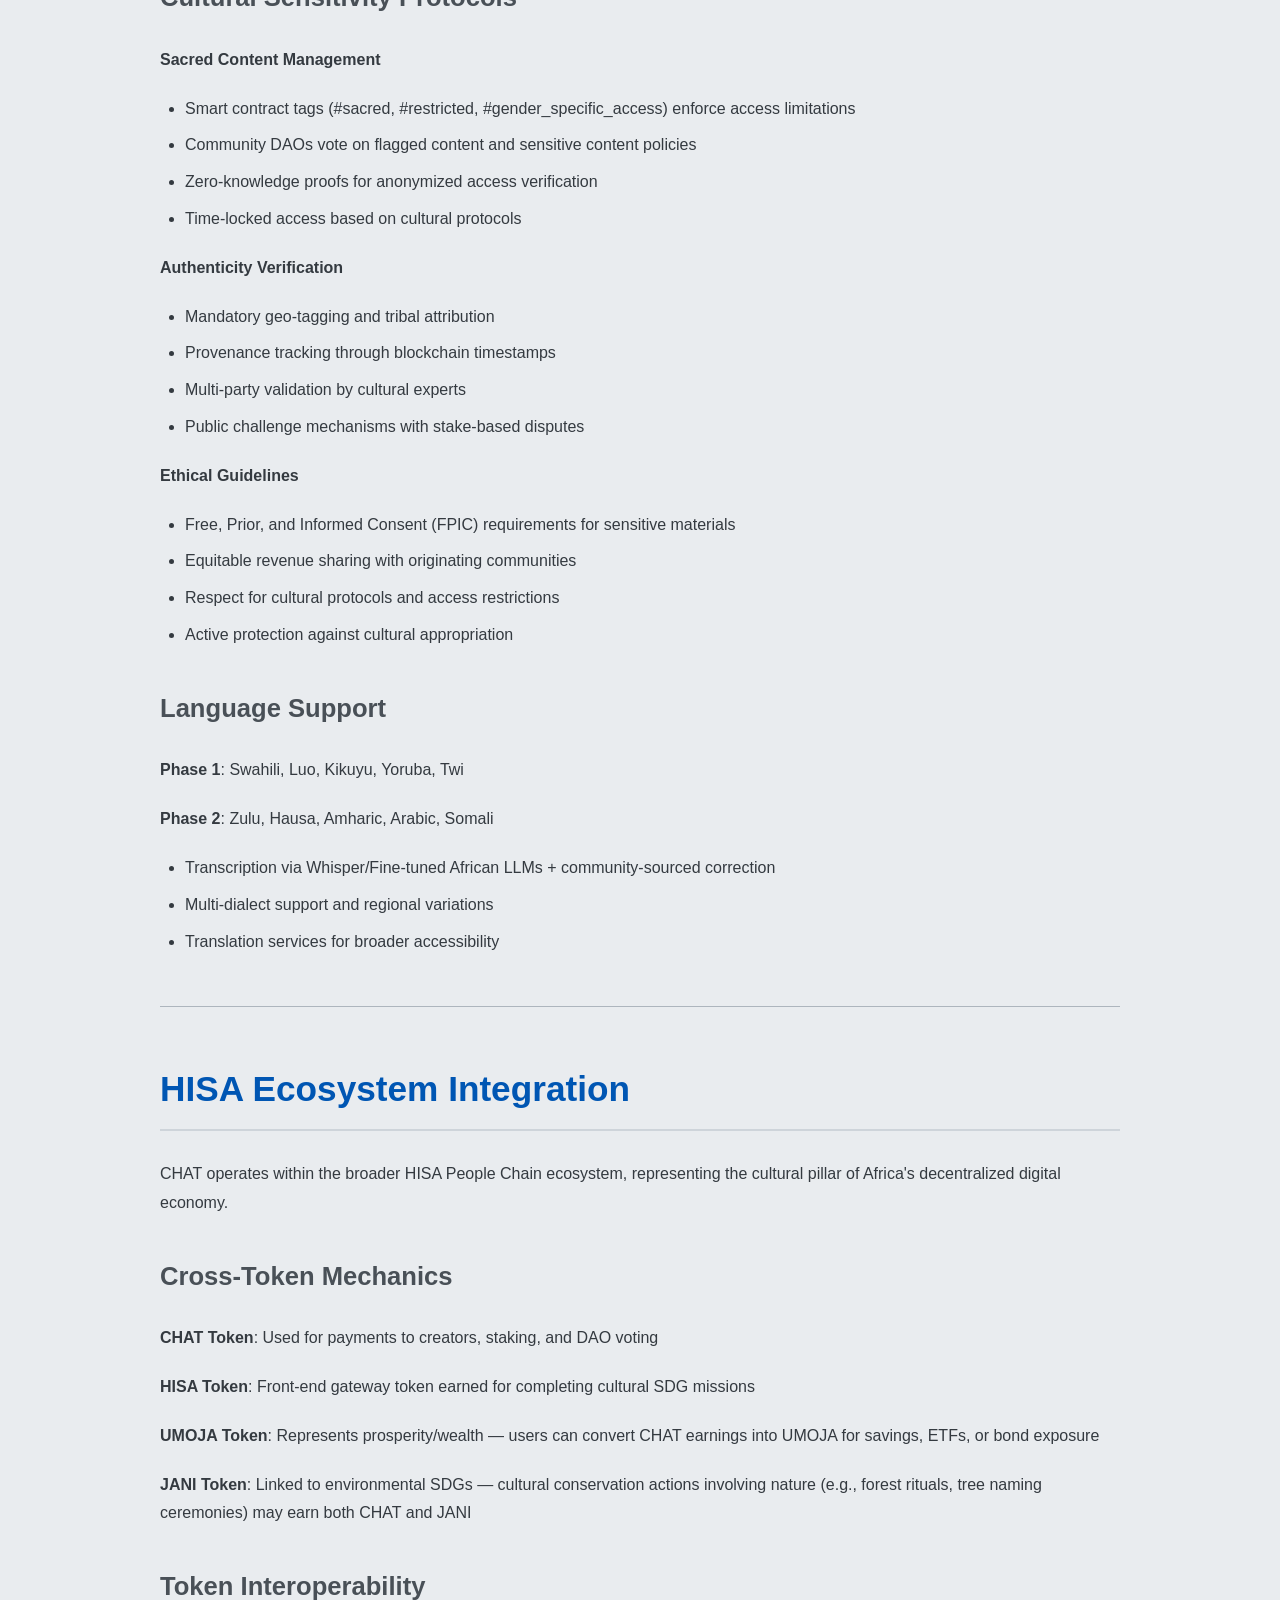
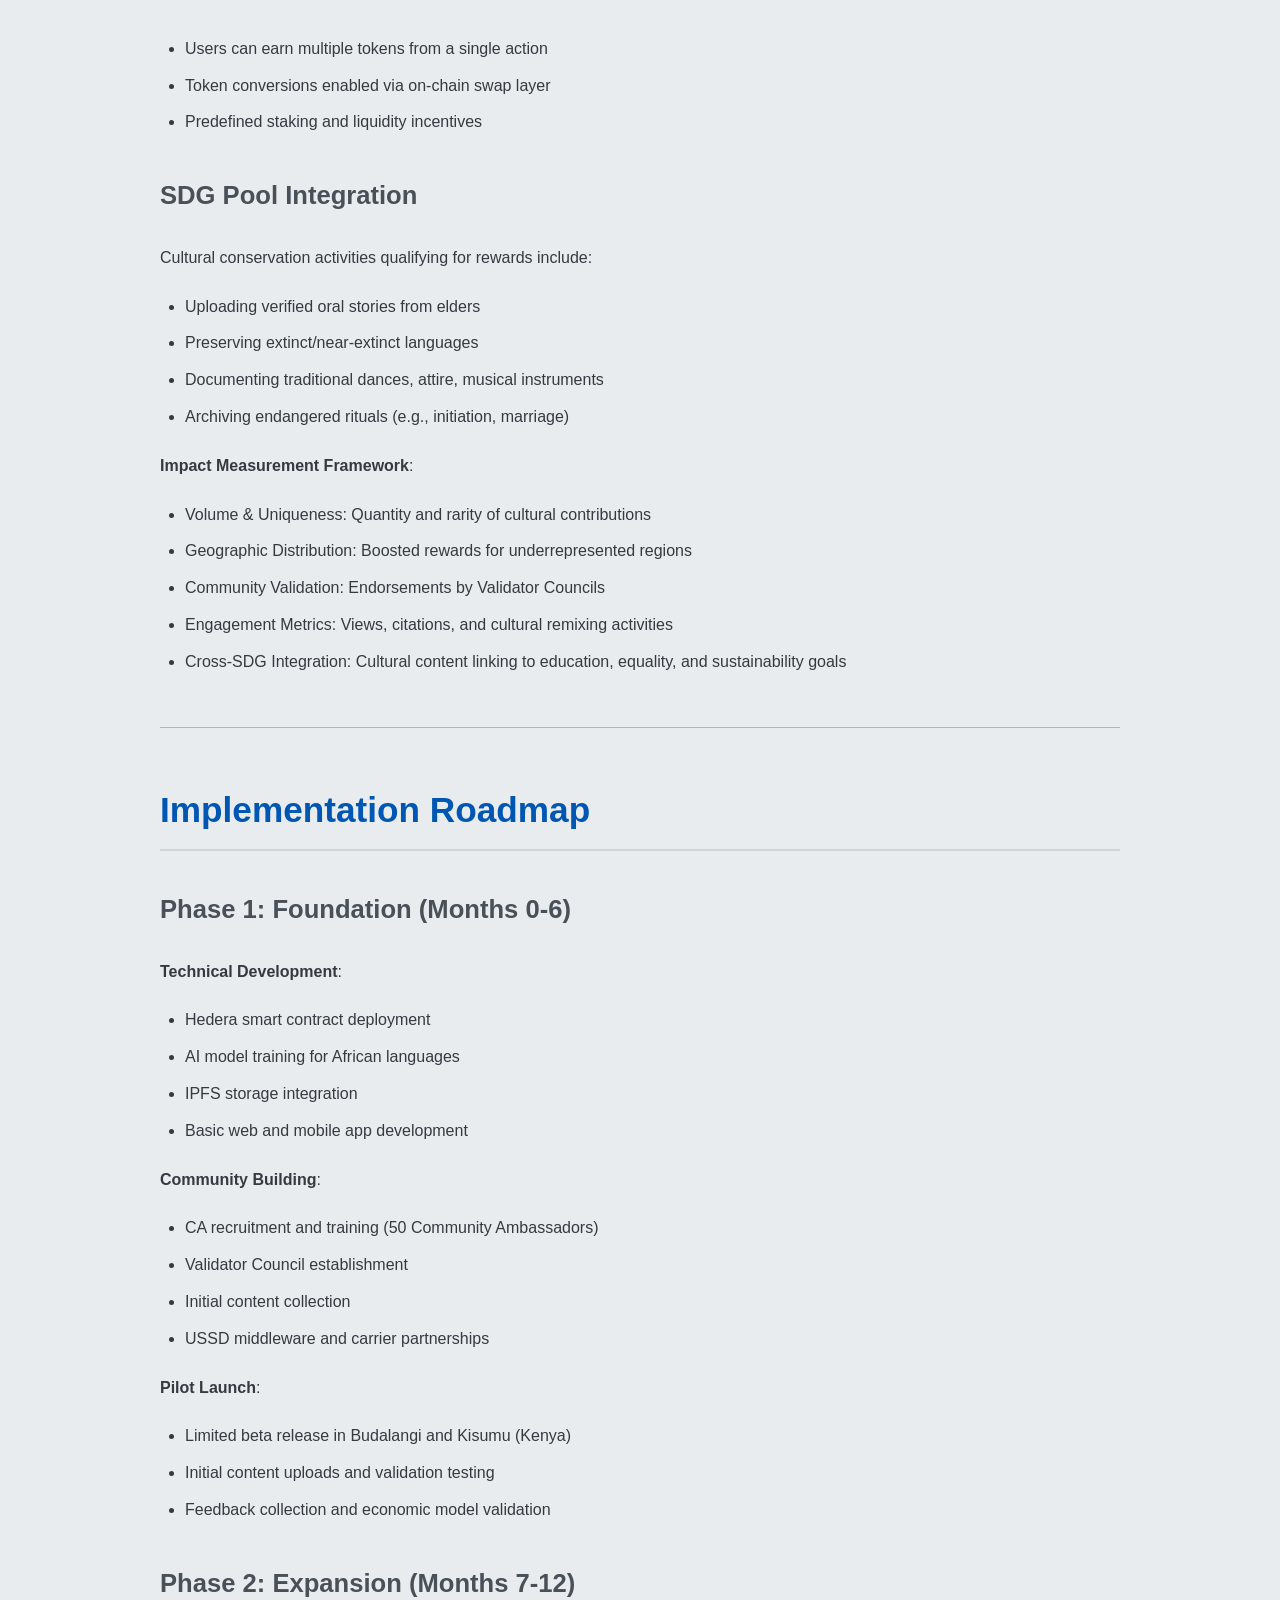
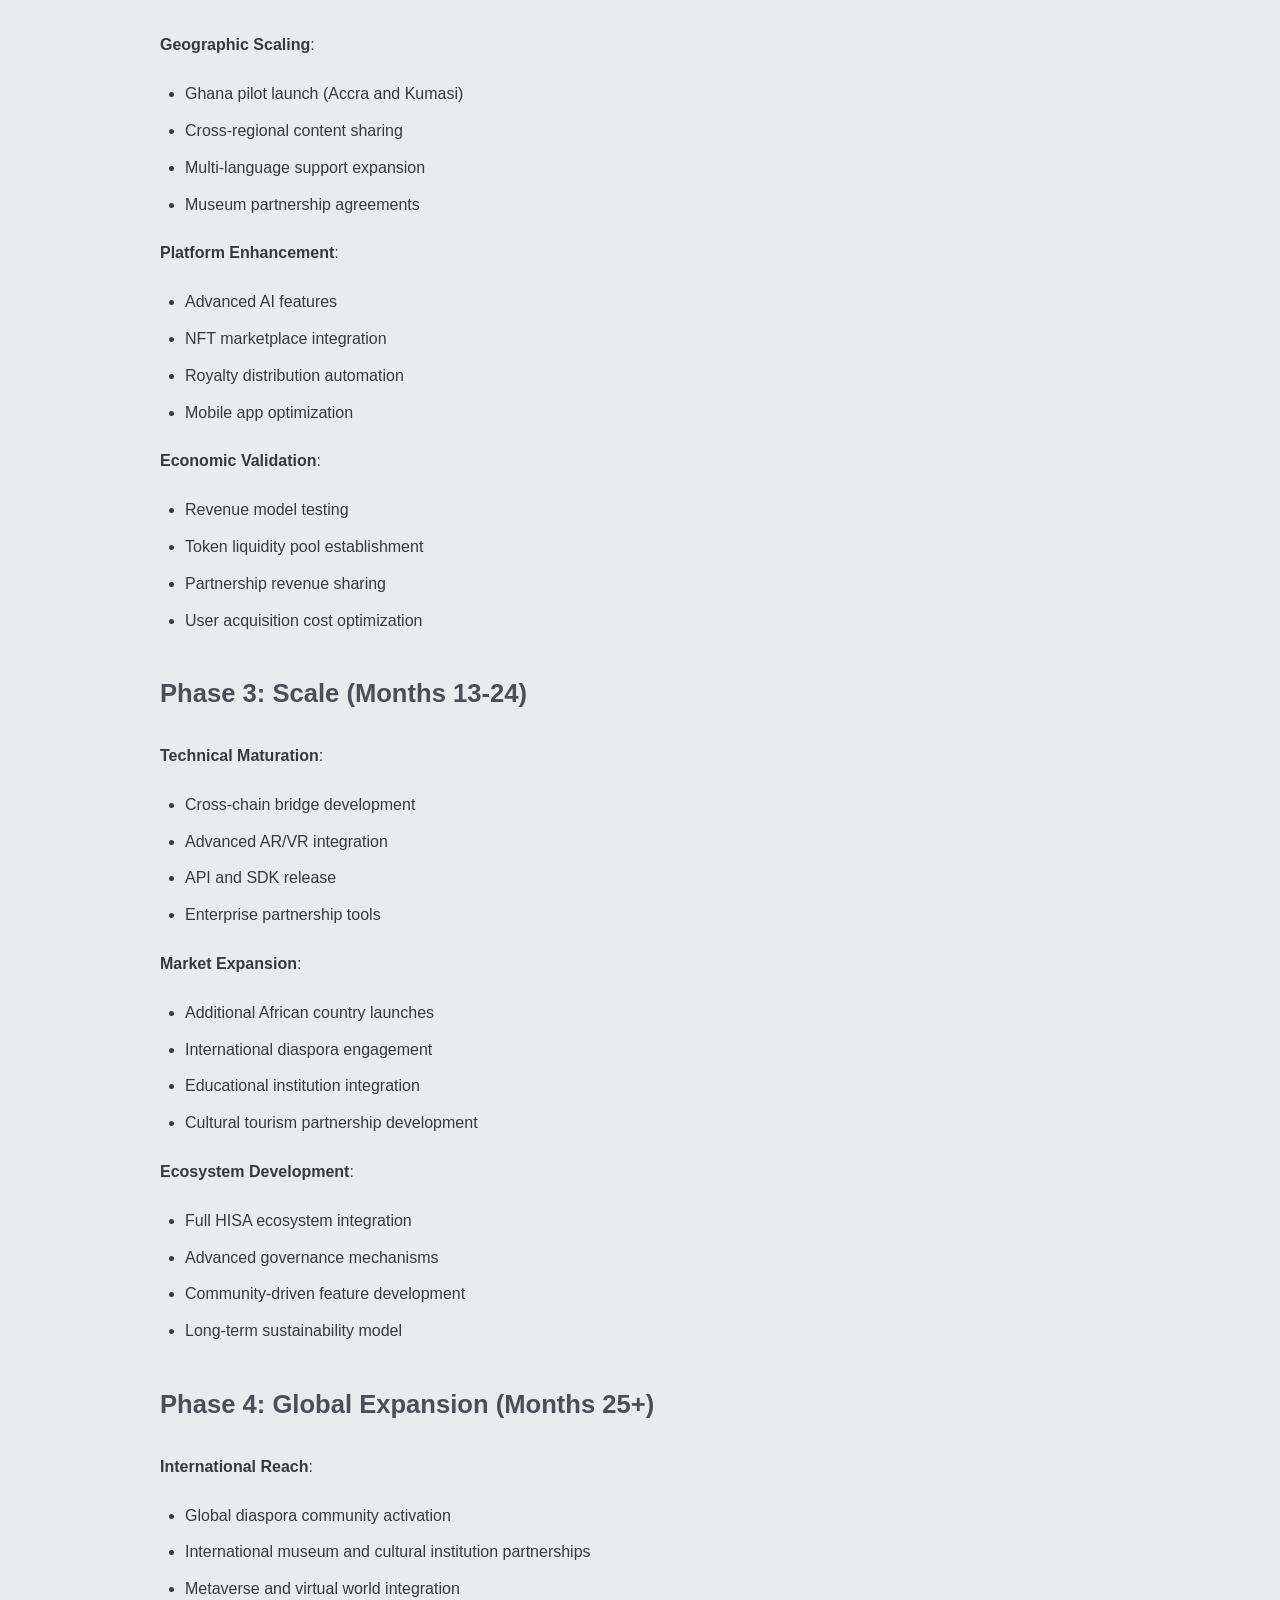
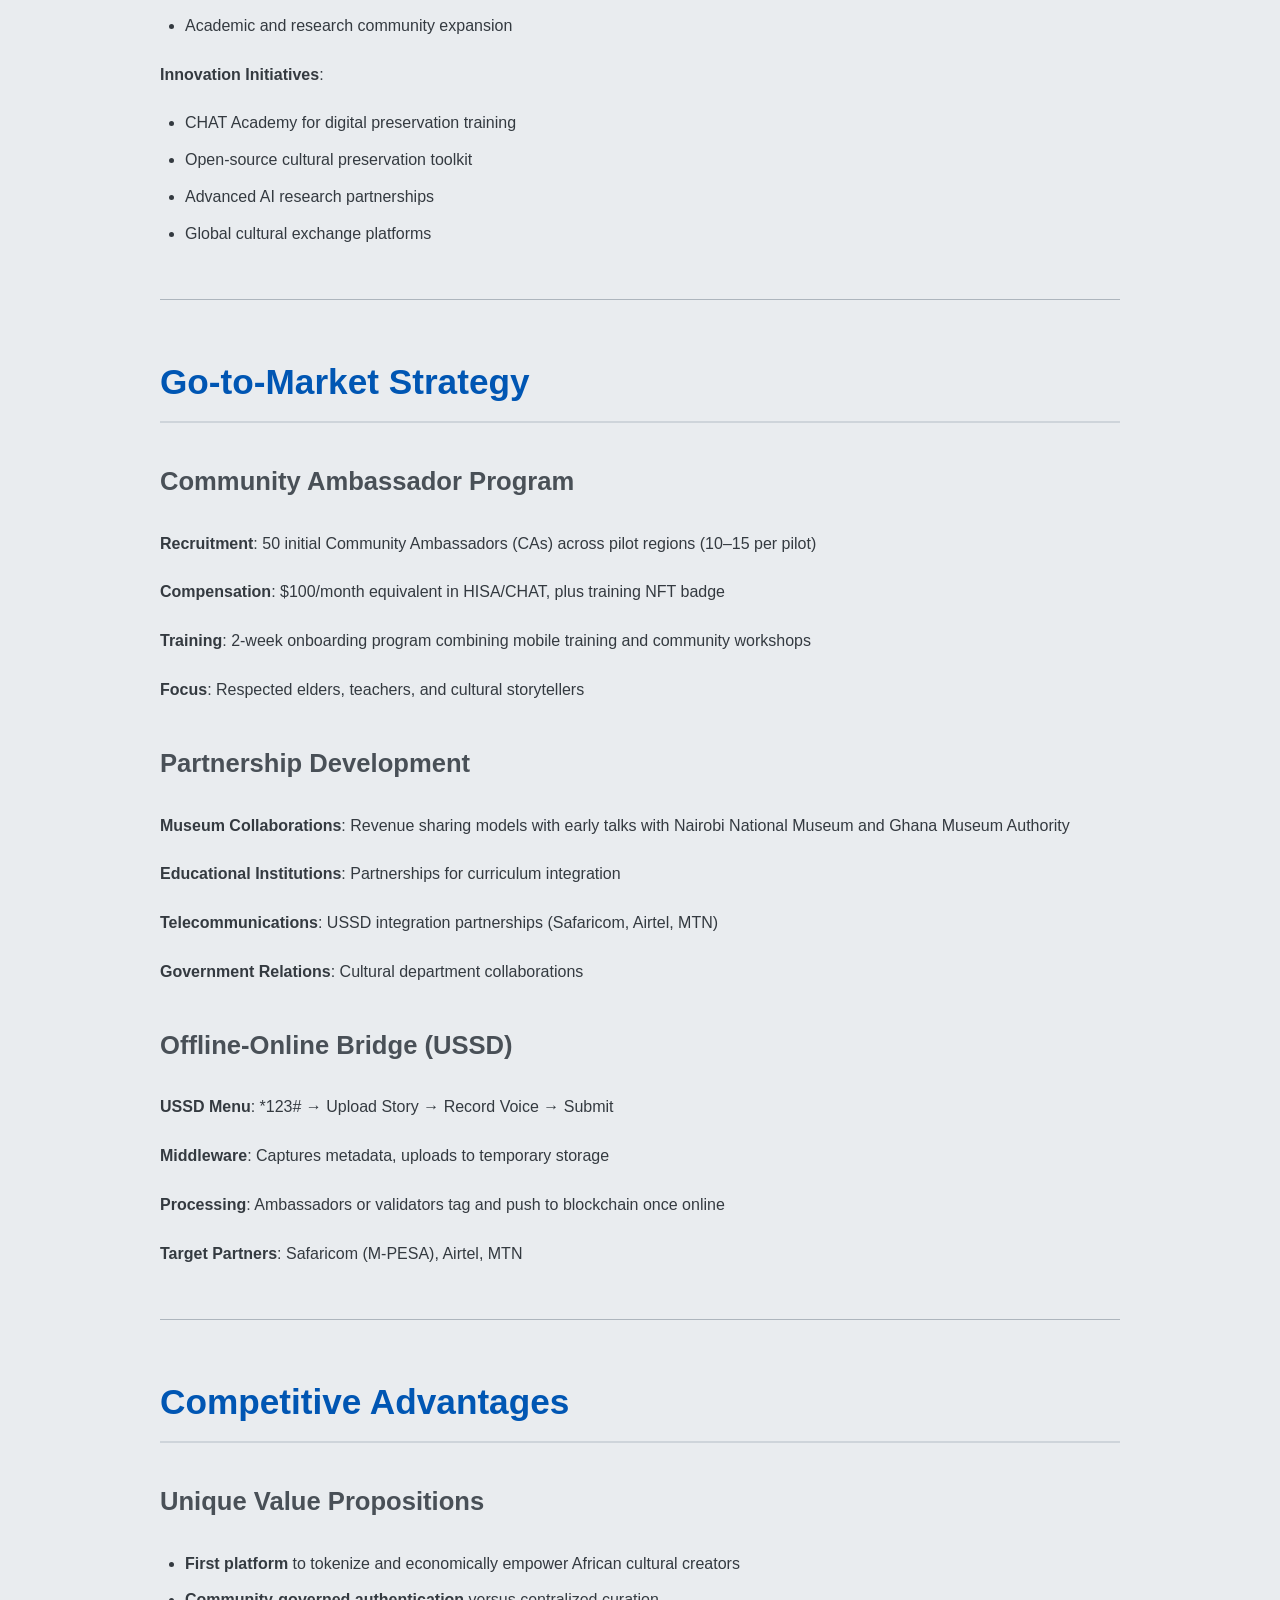
<file: front end/HISA-PPLES-CHAIN-DAPP/pages/chatwpaper.html>
<!DOCTYPE html>
<html>
<head>
<title>CHAT: Cultural Heritage Asset Tokens</title>
<style>
  body {
    font-family: 'Segoe UI', Tahoma, Geneva, Verdana, sans-serif;
    line-height: 1.8;
    margin: 0 auto;
    max-width: 960px;
    padding: 30px;
    background-color: #e9ecef;
    color: #343a40;
  }
  
  h1, h2, h3, h4 {
    color: #0056b3;
    font-weight: 700;
  }
  
  h1 {
    font-size: 2.8em;
    border-bottom: 3px solid #0056b3;
    padding-bottom: 15px;
    margin-bottom: 25px;
  }
  
  h2 {
    font-size: 2.2em;
    margin-top: 50px;
    border-bottom: 2px solid #ced4da;
    padding-bottom: 8px;
  }
  
  h3 {
    font-size: 1.6em;
    margin-top: 35px;
    color: #495057;
  }
  
  p, ul, ol, table {
    margin-bottom: 20px;
  }
  
  ul, ol {
    list-style-type: disc;
    padding-left: 25px;
  }
  
  li {
    margin-bottom: 8px;
  }
  
  code {
    background-color: #f1f1f1;
    padding: 2px 6px;
    border-radius: 4px;
    font-family: 'Courier New', Courier, monospace;
    color: #d63384;
  }
  
  pre {
    background-color: #f8f9fa;
    border: 1px solid #dee2e6;
    padding: 15px;
    border-radius: 5px;
    overflow-x: auto;
    font-family: 'Courier New', Courier, monospace;
  }
  
  table {
    width: 100%;
    border-collapse: collapse;
    box-shadow: 0 4px 8px rgba(0,0,0,0.1);
  }
  
  th, td {
    padding: 12px 15px;
    text-align: left;
    border-bottom: 1px solid #dee2e6;
  }
  
  th {
    background-color: #0056b3;
    color: white;
    font-weight: bold;
    text-transform: uppercase;
  }
  
  tr:nth-child(even) {
    background-color: #f2f2f2;
  }
  
  tr:hover {
    background-color: #e9f0f8;
  }
  
  hr {
    border: 0;
    height: 1px;
    background: #adb5bd;
    margin: 50px 0;
  }
  
  .footnote {
    font-size: 0.9em;
    color: #6c757d;
    text-align: center;
    margin-top: 40px;
  }
</style>
</head>
<body>
<h1>CHAT: Cultural Heritage Asset Tokens</h1>
<h2>Decentralized Museum for African Culture</h2>
<hr />
<h2>Executive Summary</h2>
<p>CHAT (Cultural Heritage Asset Token) represents a paradigm shift in cultural preservation and economic empowerment for African communities. As the world's first decentralized, tokenized cultural database built on Web3 principles, CHAT serves as Africa's public digital museum, preserving and monetizing cultural heritage through blockchain technology.</p>
<p><strong>Key Innovation</strong>: CHAT transforms traditional preservation models by tokenizing cultural assets as hybrid NFTs, enabling fractional community ownership while maintaining public access to cultural knowledge and creating sustainable economic opportunities for cultural creators.</p>
<h3>Key Value Propositions</h3>
<ul>
<li><strong>Cultural Preservation</strong>: Immutable storage of African oral traditions, languages, rituals, and artistic expressions</li>
<li><strong>Economic Empowerment</strong>: Direct monetization opportunities for cultural creators through NFTs and royalty systems</li>
<li><strong>Community Governance</strong>: Decentralized validation and curation by cultural experts and community elders</li>
<li><strong>Technological Innovation</strong>: AI-powered verification combined with blockchain security on Hedera Hashgraph</li>
<li><strong>Inclusive Access</strong>: USSD integration enabling participation from feature phone users across Africa</li>
</ul>
<h3>Market Opportunity</h3>
<p>With over 2,000 indigenous African languages and countless undocumented cultural traditions at risk, CHAT addresses a critical preservation gap while creating new economic opportunities for creators. The platform targets a multi-billion dollar market encompassing digital archives, NFT marketplaces, educational content, and cultural tourism.</p>
<hr />
<h2>Vision and Purpose</h2>
<p>CHAT envisions a decentralized, tokenized cultural database acting as Africa's first public digital museum built on Web3 principles. It preserves, protects, monetizes, and reimagines African cultural content through user-contributed uploads, authenticated verification, and AI-powered archiving.</p>
<p>CHAT bridges the gap between cultural heritage and economic empowerment by serving as both:</p>
<ol>
<li><strong>A repository</strong> of Africa's living and ancestral knowledge (songs, oral stories, symbols, sacred items, languages, crafts, etc.)</li>
<li><strong>A marketplace</strong> where verified contributors can earn royalties, NFT licensing, and social recognition</li>
</ol>
<hr />
<h2>Problem Statement: Critical Challenges in African Cultural Heritage</h2>
<h3>Heritage Disappearance</h3>
<ul>
<li>Oral traditions are lost daily due to lack of preservation infrastructure</li>
<li>Over 2,000 indigenous African languages face extinction without digital documentation</li>
<li>Climate change and urbanization threaten physical cultural sites and practices</li>
</ul>
<h3>Cultural Exploitation</h3>
<ul>
<li>African stories, symbols, and artistic expressions are monetized by external entities without community benefit</li>
<li>Traditional preservation methods remain centralized and exclude local voices</li>
<li>Limited ownership and control over cultural narratives by originating communities</li>
</ul>
<h3>Economic Marginalization</h3>
<ul>
<li>Cultural creators and knowledge keepers lack monetization opportunities</li>
<li>No sustainable revenue models for traditional cultural preservation</li>
<li>Web2 platforms fail to provide true ownership, traceability, or royalty distribution</li>
</ul>
<h3>Technology Access Barriers</h3>
<ul>
<li>Feature phone users (majority in rural Africa) cannot participate in digital cultural initiatives</li>
<li>Limited internet connectivity restricts participation in existing digital preservation platforms</li>
<li>Complex Web3 interfaces exclude non-technical users from blockchain-based solutions</li>
</ul>
<p><strong>Case Study</strong>: Kakapel National Monument in Kenya exemplifies these challenges, with ancient rock art facing environmental degradation despite its archaeological significance.</p>
<hr />
<h2>Solution Architecture</h2>
<h3>Core Functionality</h3>
<h4>Digital Repository</h4>
<ul>
<li>Comprehensive storage of African cultural content including songs, oral stories, symbols, sacred items, languages, and traditional crafts</li>
<li>AI-powered metadata generation and content organization</li>
<li>Multi-media support for audio, video, images, and text-based cultural assets</li>
</ul>
<h4>Economic Marketplace</h4>
<ul>
<li>NFT minting and trading of verified cultural assets</li>
<li>Automated royalty distribution through smart contracts</li>
<li>Tiered licensing for personal, commercial, and institutional use</li>
<li>Cross-cultural collaboration and remixing opportunities</li>
</ul>
<h4>Community Governance</h4>
<ul>
<li>Validator councils comprised of cultural experts and community elders</li>
<li>Decentralized dispute resolution for authenticity claims</li>
<li>Community-driven content curation and access policies</li>
</ul>
<h3>Technical Architecture</h3>
<h4>Blockchain Infrastructure</h4>
<p>CHAT is built on Hedera Token Service (HTS-20) due to its technical advantages:</p>
<ul>
<li><strong>Cost Efficiency</strong>: Near-zero transaction fees enabling micro-royalties and mass Web2 onboarding</li>
<li><strong>Performance</strong>: High throughput (10,000+ TPS) and fast finality suitable for multimedia content transactions</li>
<li><strong>Compliance</strong>: Native KYC, fee scheduling, and account association features</li>
<li><strong>Sustainability</strong>: 99.99% carbon-negative consensus mechanism aligning with cultural preservation values</li>
</ul>
<h4>Token Economics Modeling:</h4>
<ul>
<li>Total supply: 10,000,000,000 CHAT tokens</li>
<li>Fee structure analysis conducted on Hedera testnet</li>
<li>Fractional staking and gasless interactions via relayer architecture</li>
</ul>
<h3>System Architecture</h3>
<pre><code>Physical/Intangible Heritage Assets
        ↓
High-Resolution Documentation (50MP+ photogrammetry, LiDAR, 24-bit audio)
        ↓
Digital Asset Processing + Metadata Enrichment
        ↓
Hedera Token Service → Smart Contracts → IPFS Storage
        ↓
Public Access Layer (Web/API/Mobile/USSD)
        ↓
Global Distribution (Education, Research, Cultural Exchange)
</code></pre>
<hr />
<h2>Token Economics & Governance</h2>
<h3>CHAT Token Utility (Single-Token Architecture)</h3>
<p>CHAT tokens serve multiple functions within a unified framework:</p>
<ul>
<li><strong>Asset Representation</strong>: Each CHAT represents a specific cultural heritage asset</li>
<li><strong>Fractional Ownership</strong>: Enable community collective ownership through token distribution</li>
<li><strong>Governance Rights</strong>: Token holders participate in platform decision-making</li>
<li><strong>Economic Utility</strong>: Generate revenue through premium collections and licensing</li>
<li><strong>Conservation Funding</strong>: Transaction fees and royalties automatically fund preservation activities</li>
<li><strong>Provenance Tracking</strong>: Immutable record of cultural asset origin and authenticity</li>
<li><strong>Creator Payments</strong>: Direct compensation for verified cultural contributions</li>
<li><strong>Royalty Distribution</strong>: Automated smart contract-based revenue sharing</li>
<li><strong>Access Control</strong>: Premium content and experience access</li>
<li><strong>Staking Rewards</strong>: Validation and curation incentives</li>
</ul>
<h3>Governance Framework</h3>
<p><strong>Community Councils</strong>: Source communities maintain authority over their cultural assets and receive CHAT allocations</p>
<p><strong>Cultural Validator Council</strong>:</p>
<ul>
<li>Community-elected elders, certified artists, historians, and anthropologists</li>
<li>Threshold signature requirements (minimum 5-of-7 for restricted content)</li>
<li>Stake-weighted voting for content authenticity</li>
<li>Incentivized through CHAT staking rewards and governance voting rights</li>
</ul>
<p><strong>Technical Advisory Board</strong>: Ensures system integrity and best practices</p>
<p><strong>Ethics Committee</strong>: Reviews sensitive materials and mediates disputes</p>
<p><strong>Decision Hierarchy</strong> (All decisions weighted by CHAT token holdings):</p>
<ul>
<li>Community-level: Asset-specific determinations by community CHAT holders</li>
<li>Platform governance: Technical decisions by broader CHAT holder community</li>
<li>Emergency protocols: Time-sensitive actions with retrospective CHAT holder review</li>
</ul>
<hr />
<h2>Verification System: Multi-Party Authentication</h2>
<p>Content verification utilizes a hybrid approach combining:</p>
<h3>Cultural Validator Council</h3>
<ul>
<li>Community-elected elders, artists, historians, anthropologists</li>
<li>Threshold signature (2-of-3 minimum), stake-weighted voting</li>
<li>Regional councils with rotating membership</li>
<li>Performance metrics and accountability measures</li>
</ul>
<h3>AI-Powered Verification</h3>
<ul>
<li><strong>Language Detection</strong>: Hugging Face/Mistral models for African language identification</li>
<li><strong>Visual Content</strong>: CLIP + BLIP2 for visual content verification</li>
<li><strong>Audio Analysis</strong>: Whisper for transcription and analysis</li>
<li><strong>Authenticity Detection</strong>: Custom fine-tuned LLMs for cultural authenticity</li>
</ul>
<h3>Community Validation</h3>
<ul>
<li>Stake-weighted credibility scoring system</li>
<li>Public challenge mechanisms for disputed content</li>
<li>Cross-validation by platform users</li>
</ul>
<hr />
<h2>Storage Infrastructure</h2>
<h3>Hybrid Storage Architecture</h3>
<p><strong>Primary Storage</strong>: IPFS for decentralized multimedia content</p>
<p><strong>Backup Systems</strong>: Arweave for permanent archival and Hedera File Service</p>
<p><strong>Metadata</strong>: Hedera smart contracts for ownership, royalties, and access control</p>
<p><strong>Fallback</strong>: Hybrid AWS/GCP integration for legacy system compatibility</p>
<h3>Content Organization</h3>
<p>All uploads include comprehensive metadata:</p>
<ul>
<li>Creator information and tribal attribution</li>
<li>Geographic tags and cultural context</li>
<li>Language classification and regional dialects</li>
<li>Usage permissions and access restrictions</li>
<li>Timestamp and provenance tracking</li>
</ul>
<hr />
<h2>Economic Sustainability Model</h2>
<h3>Revenue Streams</h3>
<p><strong>CHAT Premium Collections</strong>: Limited edition cultural heritage NFTs with enhanced metadata and experiences</p>
<p><strong>Licensing Fees</strong>: Commercial applications pay licensing fees in CHAT tokens or equivalent value</p>
<ul>
<li>Individual licenses: $0.25 - $5.00 per asset</li>
<li>Commercial licenses: $25 - $500 per asset</li>
<li>Institutional subscriptions: $100 - $5,000 monthly</li>
<li>Premium AR/VR experiences: $10 - $50 per session</li>
</ul>
<p><strong>Transaction Royalties</strong>: 5% of all CHAT secondary sales automatically funds conservation</p>
<p><strong>Educational Partnerships</strong>: Institutions pay for enhanced educational content access</p>
<p><strong>Virtual Experience Access</strong>: AR/VR cultural tours monetized through CHAT token requirements</p>
<p><strong>Museum Partnerships</strong>: Revenue sharing model (70% creator, 20% CHAT treasury, 10% museum partner)</p>
<h3>CHAT Token Distribution</h3>
<ul>
<li><strong>60%</strong> Community Conservation Fund (DAO-managed cultural preservation initiatives)</li>
<li><strong>25%</strong> Contributor Grants (Rewards for verified content creators)</li>
<li><strong>10%</strong> Platform Operations (Infrastructure, R&amp;D, and legal compliance)</li>
<li><strong>5%</strong> Liquidity &amp; Staking (DEX liquidity and staking rewards)</li>
</ul>
<p><strong>CHAT Holder Benefits</strong>:</p>
<ul>
<li>Governance voting rights proportional to holdings</li>
<li>Revenue sharing from platform activities</li>
<li>Priority access to new cultural asset releases</li>
<li>Educational content and virtual experience access</li>
</ul>
<p><em>All benefit distributions automated through smart contracts with full transparency</em></p>
<hr />
<h2>Cultural Preservation Framework</h2>
<h3>Content Categories</h3>
<p><strong>Tangible Heritage</strong>:</p>
<ul>
<li>Traditional crafts and artistic techniques</li>
<li>Historical artifacts and archaeological finds</li>
<li>Architectural styles and building techniques</li>
<li>Traditional clothing and textiles</li>
<li>Musical instruments and ceremonial objects</li>
</ul>
<p><strong>Intangible Heritage</strong>:</p>
<ul>
<li>Oral traditions and storytelling practices</li>
<li>Indigenous languages and dialects</li>
<li>Traditional music and dance forms</li>
<li>Ceremonial and ritual practices</li>
<li>Traditional knowledge systems and medicinal practices</li>
</ul>
<h3>Cultural Sensitivity Protocols</h3>
<p><strong>Sacred Content Management</strong></p>
<ul>
<li>Smart contract tags (#sacred, #restricted, #gender_specific_access) enforce access limitations</li>
<li>Community DAOs vote on flagged content and sensitive content policies</li>
<li>Zero-knowledge proofs for anonymized access verification</li>
<li>Time-locked access based on cultural protocols</li>
</ul>
<p><strong>Authenticity Verification</strong></p>
<ul>
<li>Mandatory geo-tagging and tribal attribution</li>
<li>Provenance tracking through blockchain timestamps</li>
<li>Multi-party validation by cultural experts</li>
<li>Public challenge mechanisms with stake-based disputes</li>
</ul>
<p><strong>Ethical Guidelines</strong></p>
<ul>
<li>Free, Prior, and Informed Consent (FPIC) requirements for sensitive materials</li>
<li>Equitable revenue sharing with originating communities</li>
<li>Respect for cultural protocols and access restrictions</li>
<li>Active protection against cultural appropriation</li>
</ul>
<h3>Language Support</h3>
<p><strong>Phase 1</strong>: Swahili, Luo, Kikuyu, Yoruba, Twi</p>
<p><strong>Phase 2</strong>: Zulu, Hausa, Amharic, Arabic, Somali</p>
<ul>
<li>Transcription via Whisper/Fine-tuned African LLMs + community-sourced correction</li>
<li>Multi-dialect support and regional variations</li>
<li>Translation services for broader accessibility</li>
</ul>
<hr />
<h2>HISA Ecosystem Integration</h2>
<p>CHAT operates within the broader HISA People Chain ecosystem, representing the cultural pillar of Africa's decentralized digital economy.</p>
<h3>Cross-Token Mechanics</h3>
<p><strong>CHAT Token</strong>: Used for payments to creators, staking, and DAO voting</p>
<p><strong>HISA Token</strong>: Front-end gateway token earned for completing cultural SDG missions</p>
<p><strong>UMOJA Token</strong>: Represents prosperity/wealth — users can convert CHAT earnings into UMOJA for savings, ETFs, or bond exposure</p>
<p><strong>JANI Token</strong>: Linked to environmental SDGs — cultural conservation actions involving nature (e.g., forest rituals, tree naming ceremonies) may earn both CHAT and JANI</p>
<h3>Token Interoperability</h3>
<ul>
<li>Users can earn multiple tokens from a single action</li>
<li>Token conversions enabled via on-chain swap layer</li>
<li>Predefined staking and liquidity incentives</li>
</ul>
<h3>SDG Pool Integration</h3>
<p>Cultural conservation activities qualifying for rewards include:</p>
<ul>
<li>Uploading verified oral stories from elders</li>
<li>Preserving extinct/near-extinct languages</li>
<li>Documenting traditional dances, attire, musical instruments</li>
<li>Archiving endangered rituals (e.g., initiation, marriage)</li>
</ul>
<p><strong>Impact Measurement Framework</strong>:</p>
<ul>
<li>Volume &amp; Uniqueness: Quantity and rarity of cultural contributions</li>
<li>Geographic Distribution: Boosted rewards for underrepresented regions</li>
<li>Community Validation: Endorsements by Validator Councils</li>
<li>Engagement Metrics: Views, citations, and cultural remixing activities</li>
<li>Cross-SDG Integration: Cultural content linking to education, equality, and sustainability goals</li>
</ul>
<hr />
<h2>Implementation Roadmap</h2>
<h3>Phase 1: Foundation (Months 0-6)</h3>
<p><strong>Technical Development</strong>:</p>
<ul>
<li>Hedera smart contract deployment</li>
<li>AI model training for African languages</li>
<li>IPFS storage integration</li>
<li>Basic web and mobile app development</li>
</ul>
<p><strong>Community Building</strong>:</p>
<ul>
<li>CA recruitment and training (50 Community Ambassadors)</li>
<li>Validator Council establishment</li>
<li>Initial content collection</li>
<li>USSD middleware and carrier partnerships</li>
</ul>
<p><strong>Pilot Launch</strong>:</p>
<ul>
<li>Limited beta release in Budalangi and Kisumu (Kenya)</li>
<li>Initial content uploads and validation testing</li>
<li>Feedback collection and economic model validation</li>
</ul>
<h3>Phase 2: Expansion (Months 7-12)</h3>
<p><strong>Geographic Scaling</strong>:</p>
<ul>
<li>Ghana pilot launch (Accra and Kumasi)</li>
<li>Cross-regional content sharing</li>
<li>Multi-language support expansion</li>
<li>Museum partnership agreements</li>
</ul>
<p><strong>Platform Enhancement</strong>:</p>
<ul>
<li>Advanced AI features</li>
<li>NFT marketplace integration</li>
<li>Royalty distribution automation</li>
<li>Mobile app optimization</li>
</ul>
<p><strong>Economic Validation</strong>:</p>
<ul>
<li>Revenue model testing</li>
<li>Token liquidity pool establishment</li>
<li>Partnership revenue sharing</li>
<li>User acquisition cost optimization</li>
</ul>
<h3>Phase 3: Scale (Months 13-24)</h3>
<p><strong>Technical Maturation</strong>:</p>
<ul>
<li>Cross-chain bridge development</li>
<li>Advanced AR/VR integration</li>
<li>API and SDK release</li>
<li>Enterprise partnership tools</li>
</ul>
<p><strong>Market Expansion</strong>:</p>
<ul>
<li>Additional African country launches</li>
<li>International diaspora engagement</li>
<li>Educational institution integration</li>
<li>Cultural tourism partnership development</li>
</ul>
<p><strong>Ecosystem Development</strong>:</p>
<ul>
<li>Full HISA ecosystem integration</li>
<li>Advanced governance mechanisms</li>
<li>Community-driven feature development</li>
<li>Long-term sustainability model</li>
</ul>
<h3>Phase 4: Global Expansion (Months 25+)</h3>
<p><strong>International Reach</strong>:</p>
<ul>
<li>Global diaspora community activation</li>
<li>International museum and cultural institution partnerships</li>
<li>Metaverse and virtual world integration</li>
<li>Academic and research community expansion</li>
</ul>
<p><strong>Innovation Initiatives</strong>:</p>
<ul>
<li>CHAT Academy for digital preservation training</li>
<li>Open-source cultural preservation toolkit</li>
<li>Advanced AI research partnerships</li>
<li>Global cultural exchange platforms</li>
</ul>
<hr />
<h2>Go-to-Market Strategy</h2>
<h3>Community Ambassador Program</h3>
<p><strong>Recruitment</strong>: 50 initial Community Ambassadors (CAs) across pilot regions (10–15 per pilot)</p>
<p><strong>Compensation</strong>: $100/month equivalent in HISA/CHAT, plus training NFT badge</p>
<p><strong>Training</strong>: 2-week onboarding program combining mobile training and community workshops</p>
<p><strong>Focus</strong>: Respected elders, teachers, and cultural storytellers</p>
<h3>Partnership Development</h3>
<p><strong>Museum Collaborations</strong>: Revenue sharing models with early talks with Nairobi National Museum and Ghana Museum Authority</p>
<p><strong>Educational Institutions</strong>: Partnerships for curriculum integration</p>
<p><strong>Telecommunications</strong>: USSD integration partnerships (Safaricom, Airtel, MTN)</p>
<p><strong>Government Relations</strong>: Cultural department collaborations</p>
<h3>Offline-Online Bridge (USSD)</h3>
<p><strong>USSD Menu</strong>: *123# → Upload Story → Record Voice → Submit</p>
<p><strong>Middleware</strong>: Captures metadata, uploads to temporary storage</p>
<p><strong>Processing</strong>: Ambassadors or validators tag and push to blockchain once online</p>
<p><strong>Target Partners</strong>: Safaricom (M-PESA), Airtel, MTN</p>
<hr />
<h2>Competitive Advantages</h2>
<h3>Unique Value Propositions</h3>
<ul>
<li><strong>First platform</strong> to tokenize and economically empower African cultural creators</li>
<li><strong>Community-governed authentication</strong> versus centralized curation</li>
<li><strong>Offline accessibility</strong> through USSD integration</li>
<li><strong>Native African language support</strong> and cultural sensitivity protocols</li>
<li><strong>Integrated economic incentives</strong> versus pure archival approaches</li>
</ul>
<h3>Competitive Landscape Analysis</h3>
<p><strong>UNESCO Digital Libraries</strong>: Centralized, non-interactive, no economic benefits</p>
<p><strong>Commercial NFT Platforms</strong>: Profit-driven, limited cultural sensitivity</p>
<p><strong>Traditional Museums</strong>: Physical limitations, limited community engagement</p>
<p><strong>Academic Archives</strong>: Restricted access, no creator compensation</p>
<hr />
<h2>Risk Assessment &amp; Mitigation</h2>
<h3>Technical Risks</h3>
<p><strong>Blockchain Scalability</strong>:</p>
<ul>
<li>Risk: Network congestion</li>
<li>Mitigation: Hedera's high throughput, queue management, batch processing</li>
</ul>
<p><strong>AI Accuracy</strong>:</p>
<ul>
<li>Risk: False positives/negatives</li>
<li>Mitigation: Human-AI hybrid systems, community validation, continuous model improvement</li>
</ul>
<p><strong>Data Security</strong>:</p>
<ul>
<li>Risk: Unauthorized access</li>
<li>Mitigation: Zero-knowledge proofs, encryption, multi-signature security, regular audits</li>
</ul>
<h3>Cultural Risks</h3>
<p><strong>Cultural Appropriation</strong>:</p>
<ul>
<li>Risk: Misuse of sacred content</li>
<li>Mitigation: Community governance, access controls, penalty systems, validator oversight</li>
</ul>
<p><strong>Authenticity Disputes</strong>:</p>
<ul>
<li>Risk: Conflicting claims</li>
<li>Mitigation: Multi-party validation, dispute resolution, arbitration panels</li>
</ul>
<p><strong>Community Resistance</strong>:</p>
<ul>
<li>Risk: Rejection by traditional keepers</li>
<li>Mitigation: CA programs, elder involvement, gradual adoption</li>
</ul>
<h3>Economic Risks</h3>
<p><strong>Token Volatility</strong>:</p>
<ul>
<li>Risk: Price instability</li>
<li>Mitigation: Stablecoin integration, diversified revenue streams, treasury management</li>
</ul>
<p><strong>Market Adoption</strong>:</p>
<ul>
<li>Risk: Slow user acquisition</li>
<li>Mitigation: Strong incentive programs, partnership development, community building</li>
</ul>
<p><strong>Revenue Sustainability</strong>:</p>
<ul>
<li>Risk: Insufficient platform revenue</li>
<li>Mitigation: Diversified revenue model, partnership revenues, grant funding</li>
</ul>
<hr />
<h2>Impact Projections</h2>
<h3>Year 1 Targets</h3>
<ul>
<li><strong>500+</strong> cultural assets tokenized</li>
<li><strong>5</strong> community partnerships established</li>
<li><strong>$50,000</strong> generated for conservation activities</li>
<li><strong>10,000+</strong> educational platform users</li>
</ul>
<h3>5-Year Vision</h3>
<ul>
<li><strong>50+</strong> African heritage sites participating</li>
<li><strong>$2M+</strong> in community conservation funding</li>
<li><strong>100,000+</strong> global platform users</li>
<li><strong>Established developer ecosystem</strong> with 20+ third-party applications</li>
</ul>
<hr />
<h2>Expected Impact</h2>
<h3>Cultural Preservation</h3>
<ul>
<li>Documentation and preservation of thousands of at-risk cultural assets</li>
<li>Creation of the world's largest decentralized African cultural database</li>
<li>Long-term protection through immutable blockchain storage</li>
</ul>
<h3>Economic Empowerment</h3>
<ul>
<li>Direct monetization opportunities for cultural creators and communities</li>
<li>New revenue streams for museums and cultural institutions</li>
<li>Economic incentives for cultural preservation activities</li>
</ul>
<h3>Community Empowerment</h3>
<ul>
<li>Community ownership and control over cultural narratives</li>
<li>Decentralized governance ensuring local representation</li>
<li>Inclusive participation through technology accessibility</li>
</ul>
<h3>Global Impact</h3>
<ul>
<li>Bridge between traditional African culture and modern digital economy</li>
<li>Model for cultural preservation in other regions</li>
<li>Contribution to UN Sustainable Development Goals</li>
</ul>
<hr />
<h2>Call to Action</h2>
<p>CHAT invites stakeholders across the African continent and global diaspora to participate in this revolutionary platform. Whether as cultural contributors, technology partners, investors, or community advocates, there are multiple pathways to support the preservation and celebration of African cultural heritage.</p>
<p>The future of cultural preservation lies in community ownership, technological innovation, and economic sustainability. CHAT provides the framework for achieving all three, ensuring that African cultural heritage not only survives but thrives in the digital age.</p>
<p><strong>Partnership Opportunities</strong>:</p>
<ul>
<li>Cultural institutions seeking digital transformation</li>
<li>Technology partners contributing infrastructure</li>
<li>Educational organizations requiring authentic cultural content</li>
<li>Conservation funders supporting sustainable preservation models</li>
</ul>
<hr />
<h2>Technical Specifications</h2>
<p><strong>Blockchain</strong>: Hedera Hashgraph Mainnet</p>
<p><strong>Token Standard</strong>: HTS (Hedera Token Service) with ERC-1155 compatibility</p>
<p><strong>Storage</strong>: Hybrid IPFS/Hedera architecture</p>
<p><strong>API</strong>: GraphQL with RESTful endpoints</p>
<p><strong>Security</strong>: Multi-sig wallets, encrypted metadata for sensitive materials</p>
<p><strong>Accessibility</strong>: WCAG 2.1 AA compliance, multilingual support</p>
<p><strong>AI Integration</strong>: Custom fine-tuned LLMs for African languages, advanced image/audio AI for verification</p>
<hr />
<p><em>For technical documentation, partnership inquiries, or community participation opportunities, contact the CHAT development team.</em></p>
<p class="footnote">©   / HISA ECOSYSTEM. All rights reserved.</p>
</body>
</html>
</file>
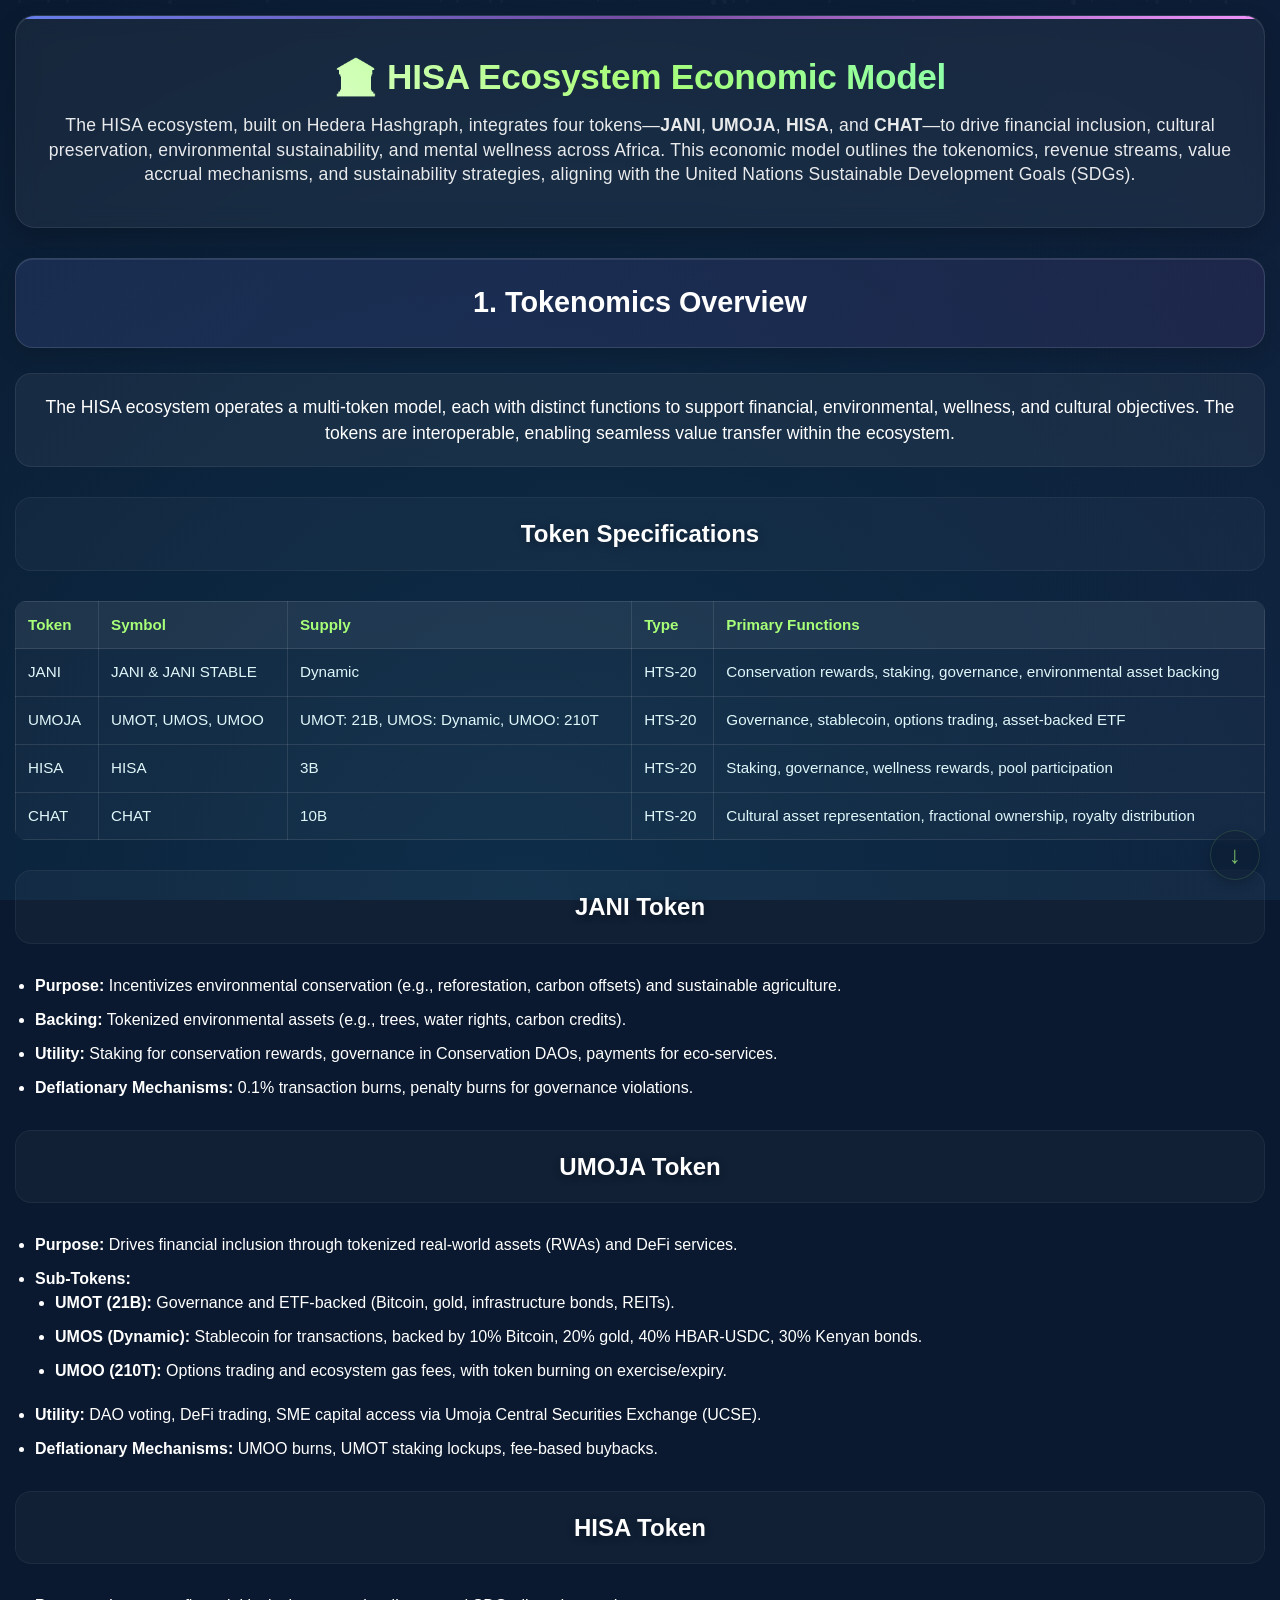
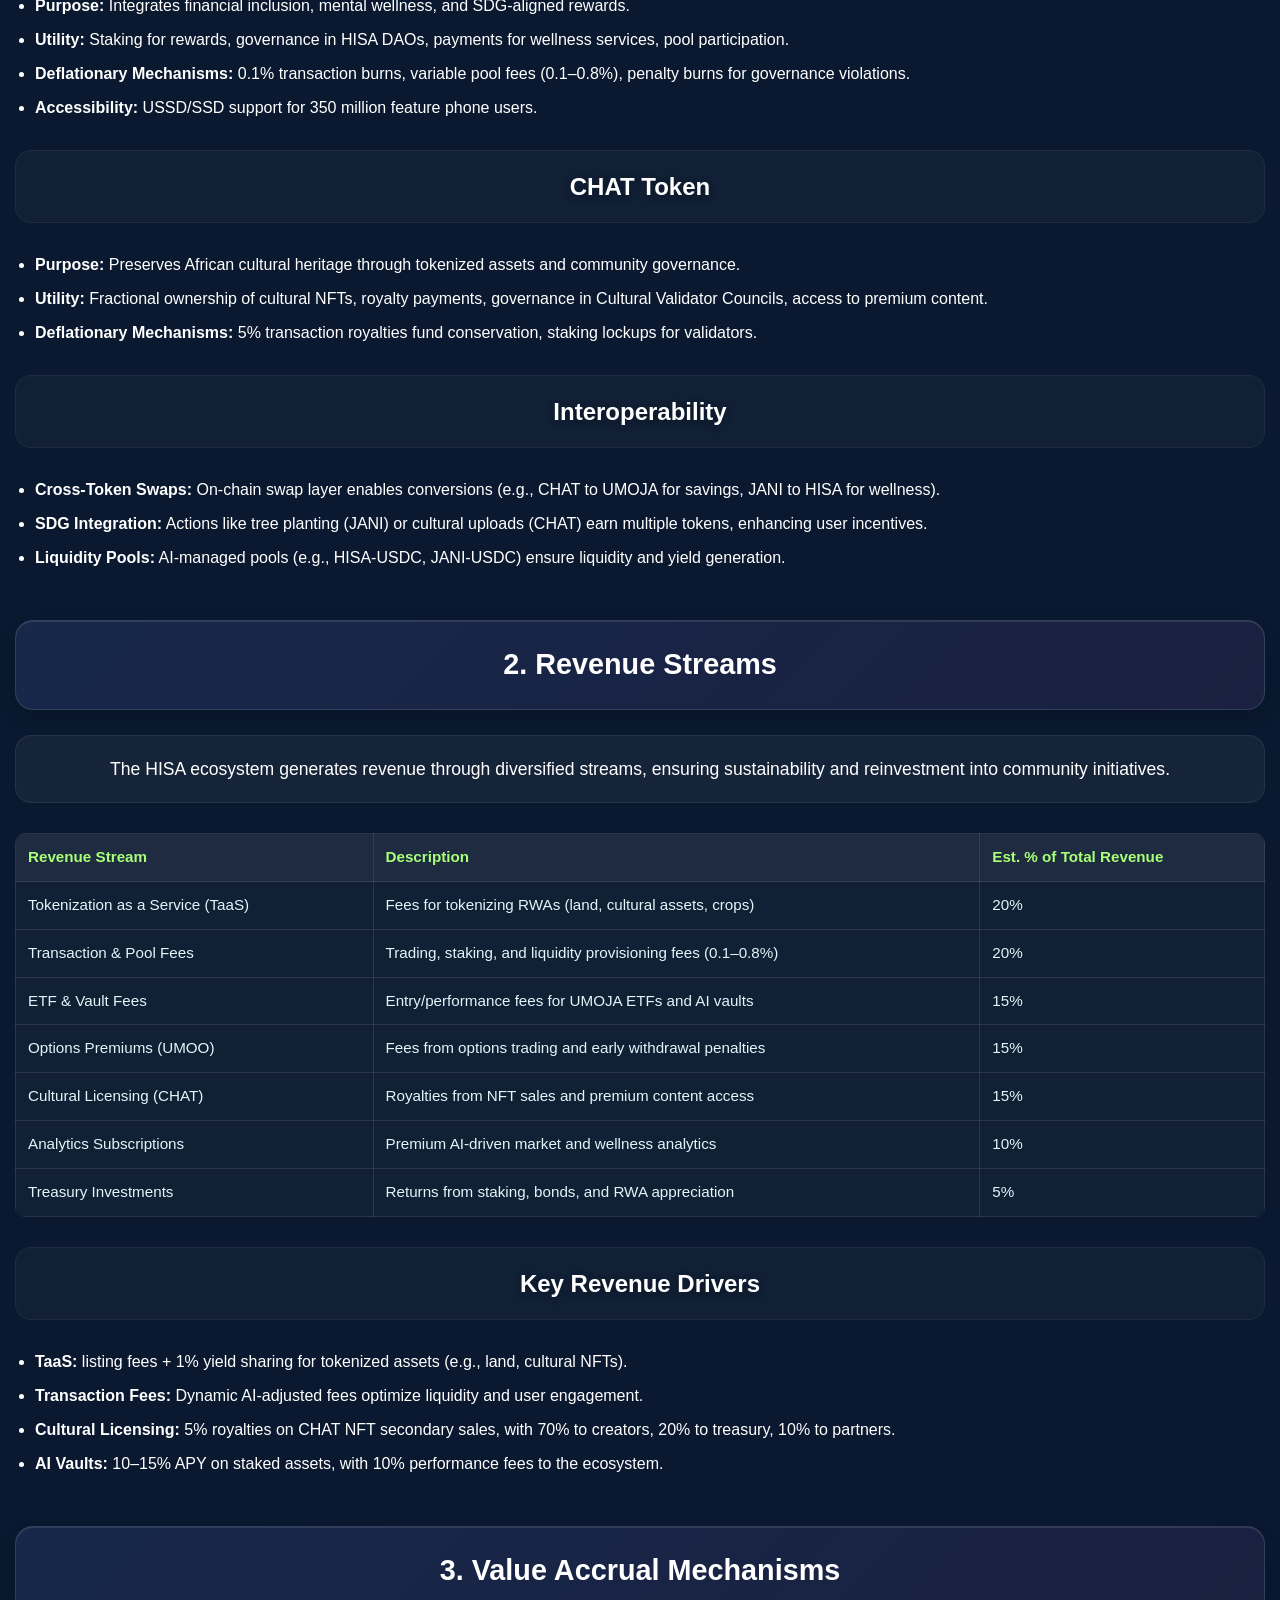
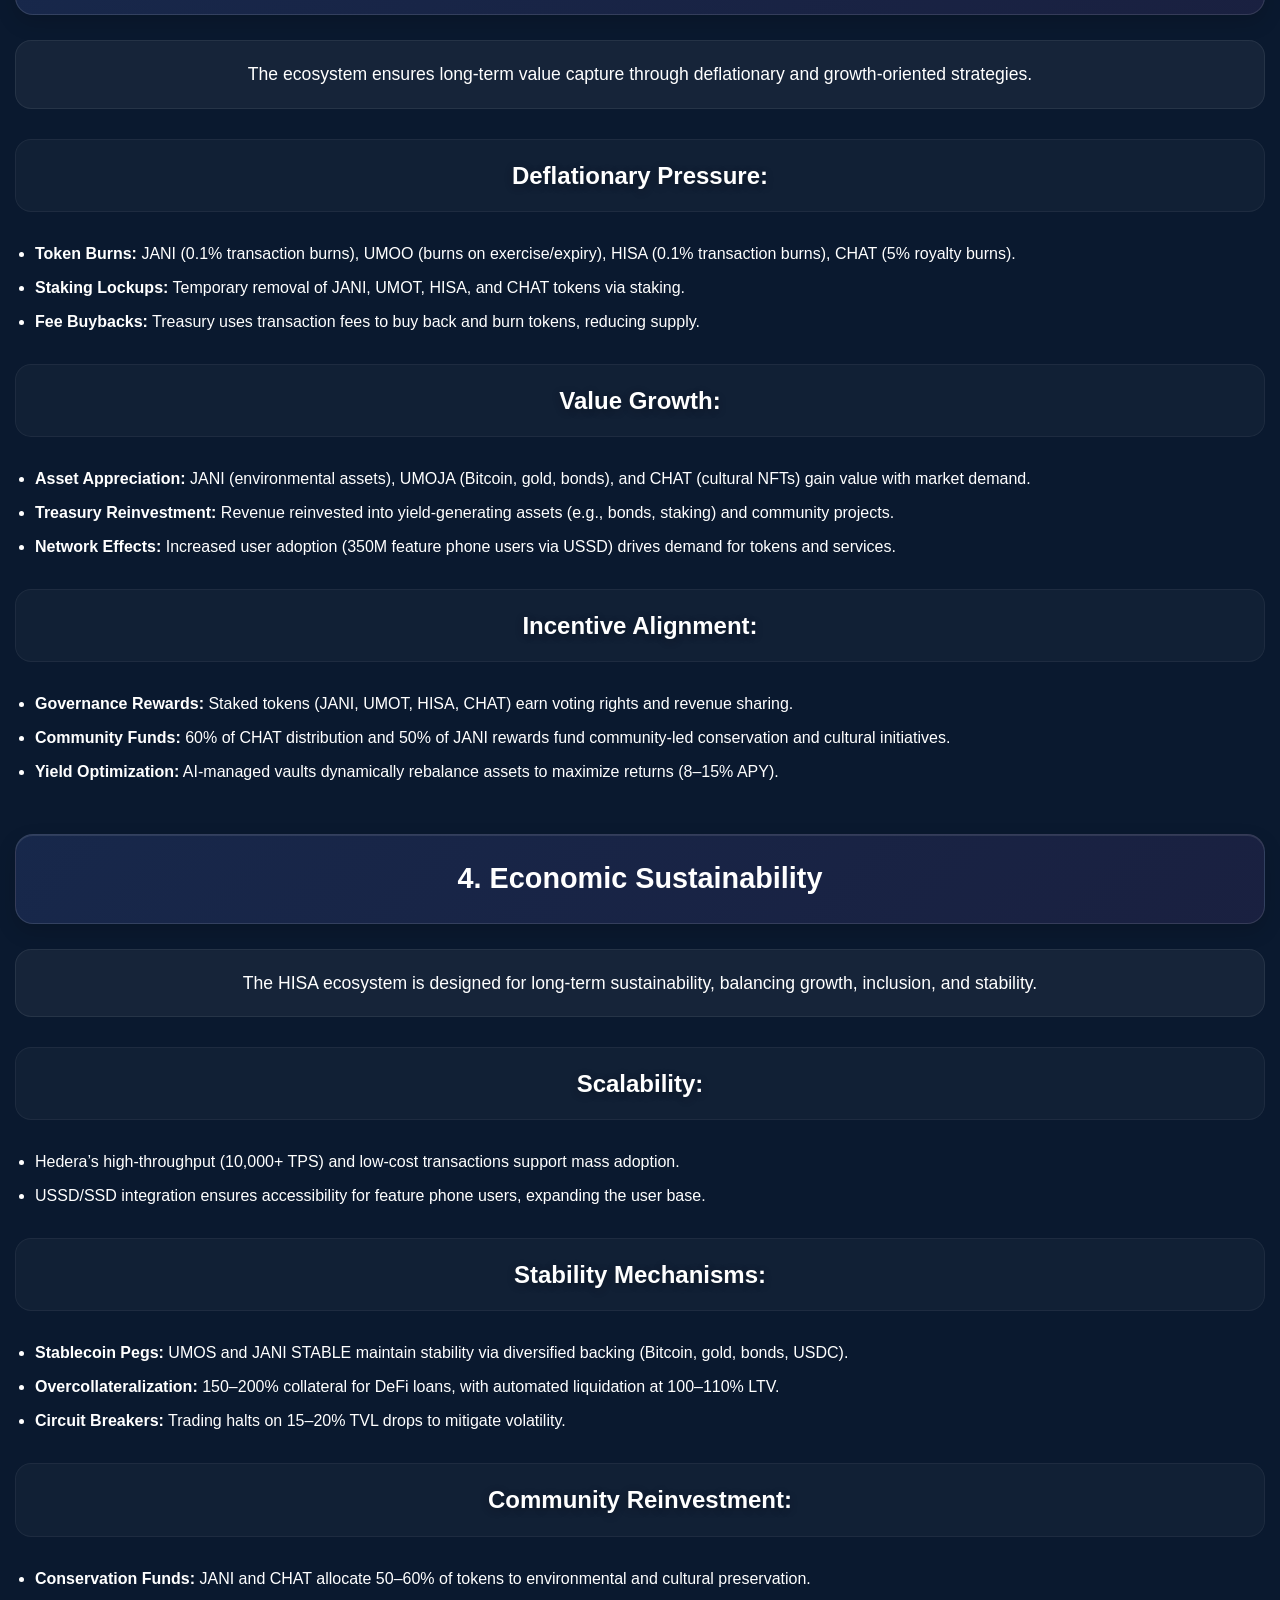
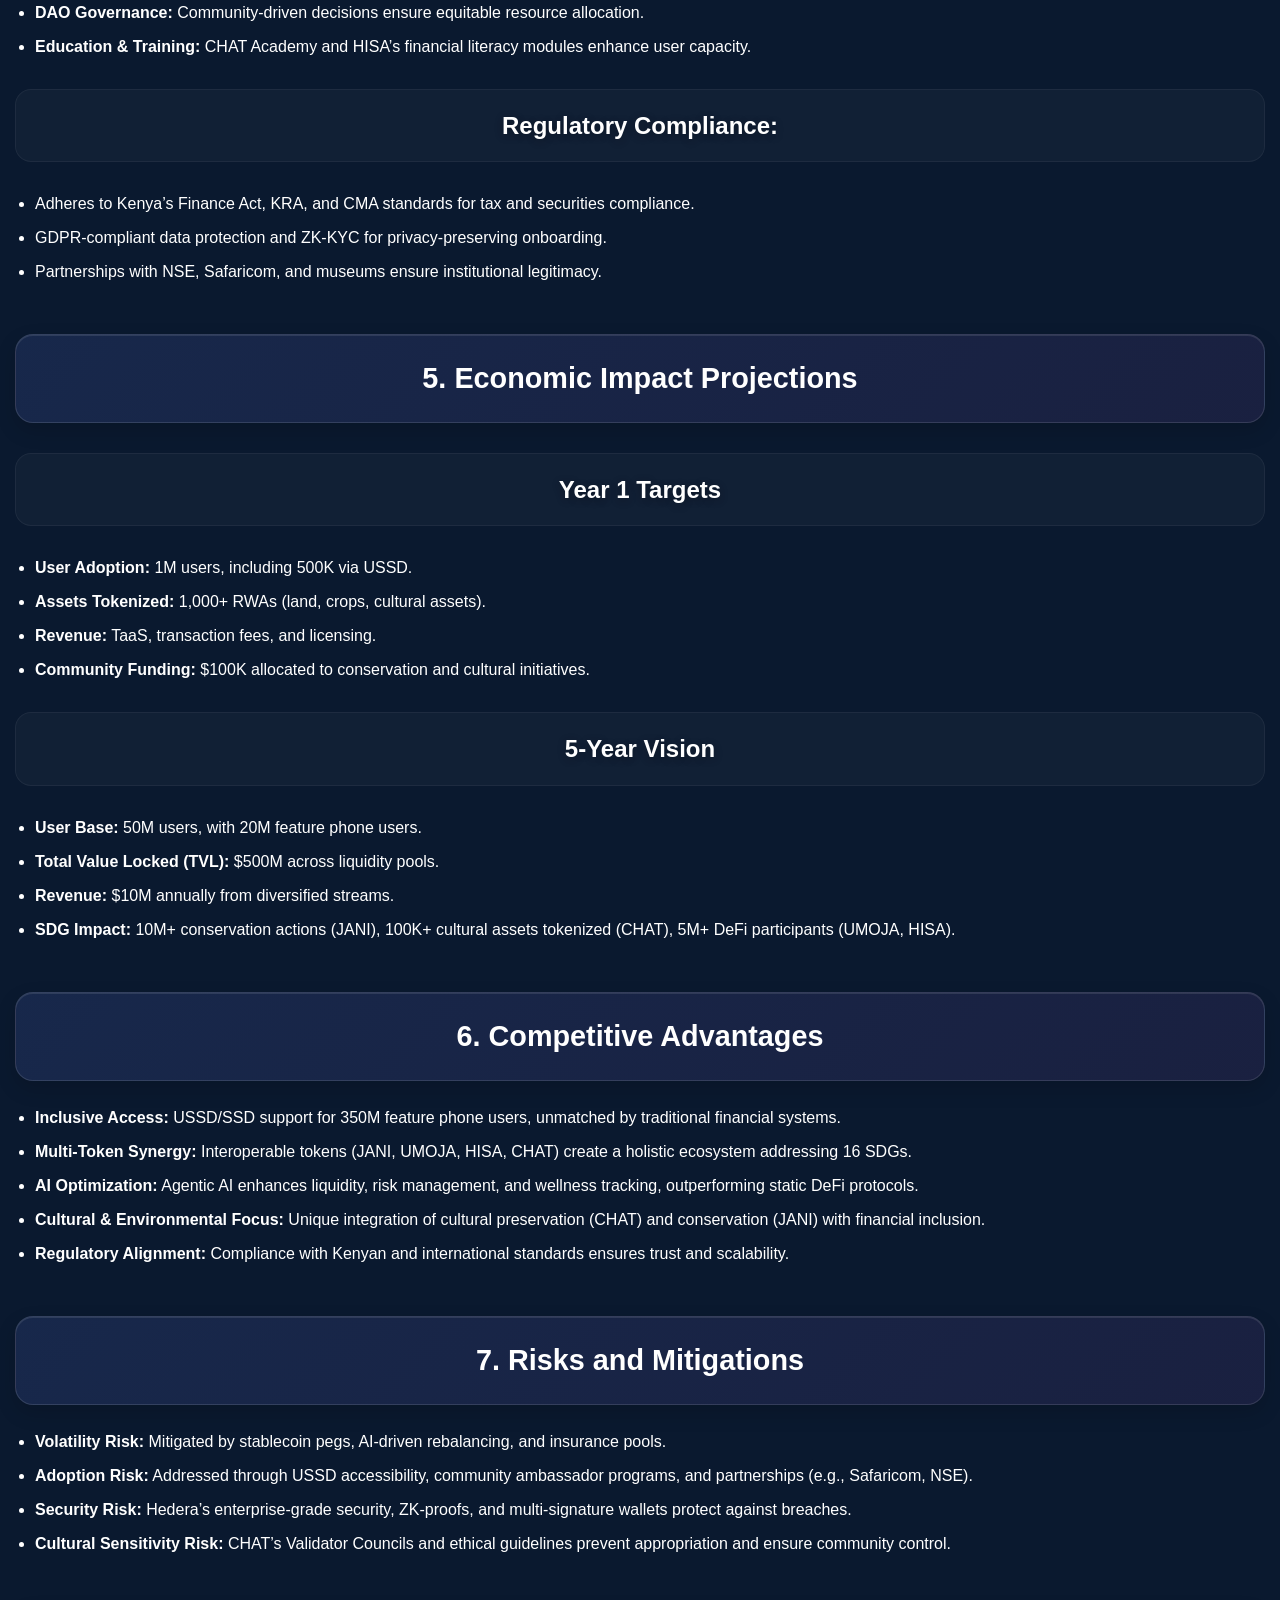
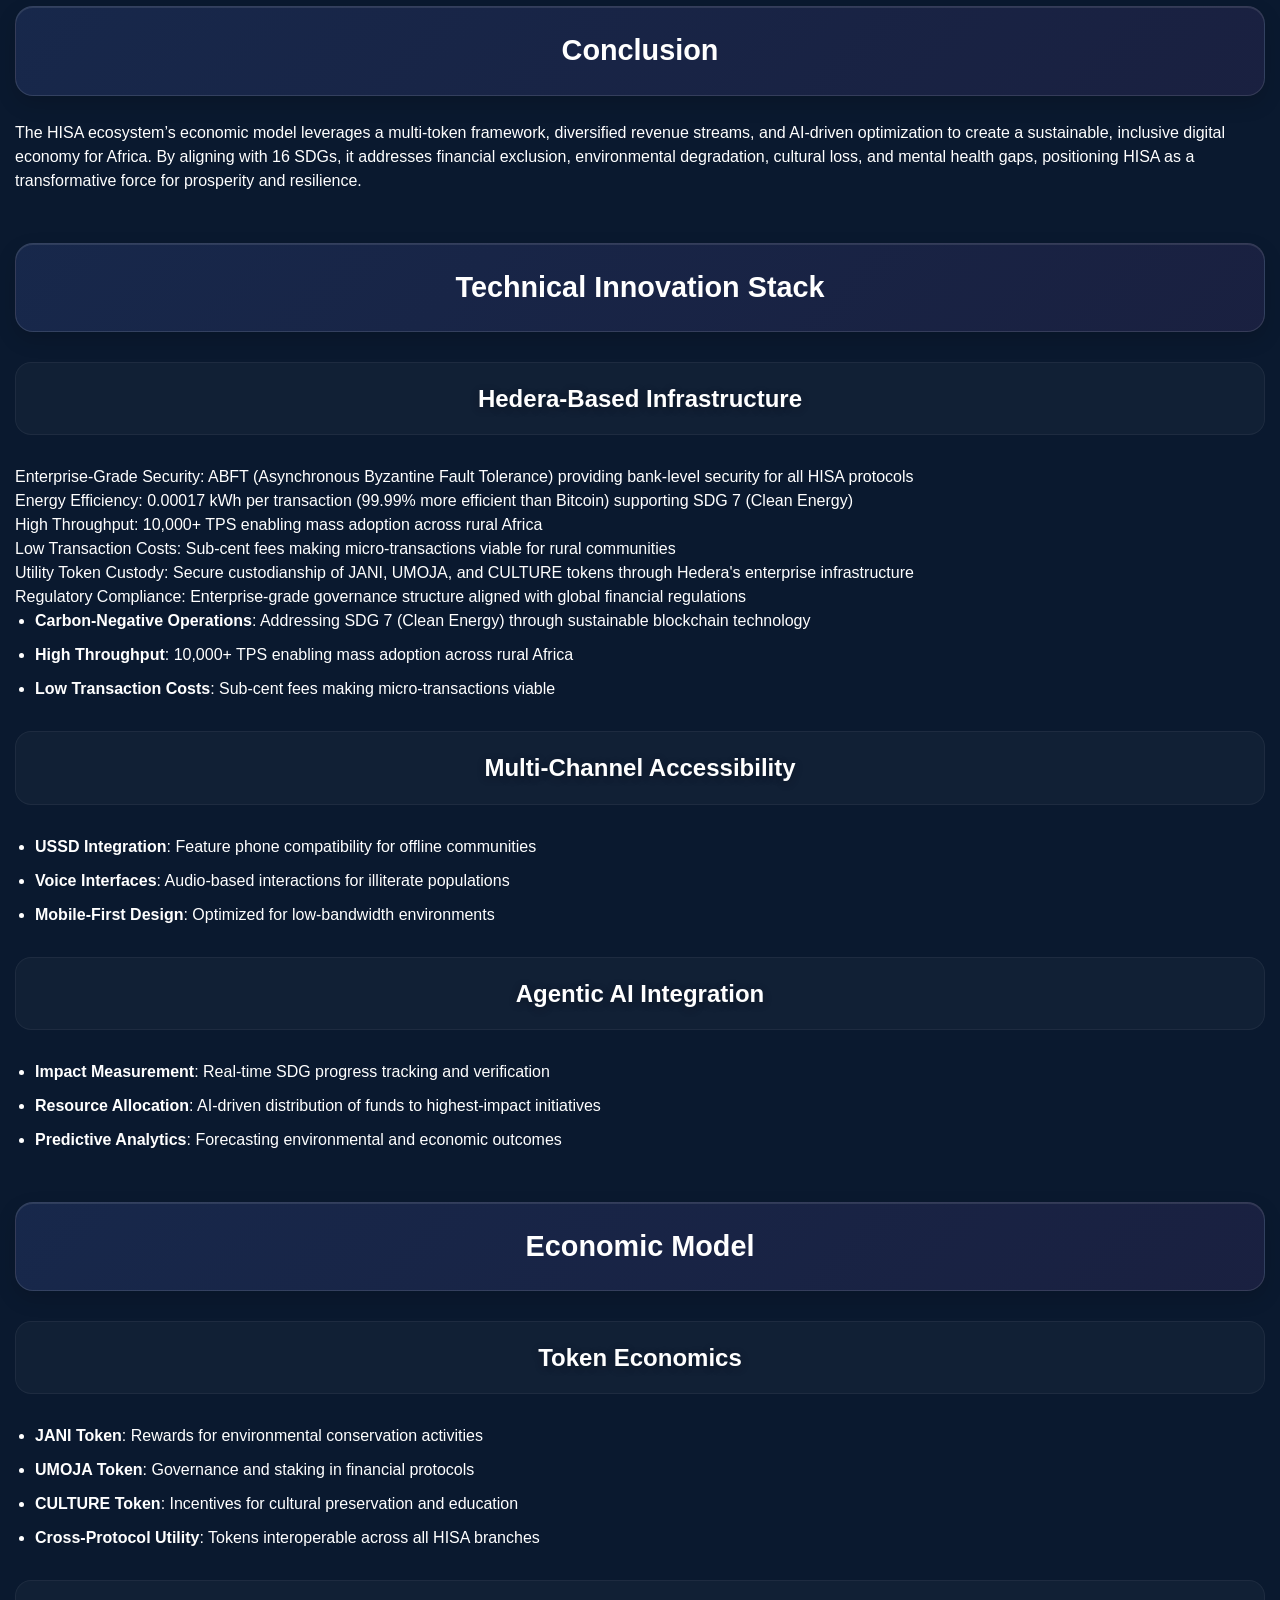
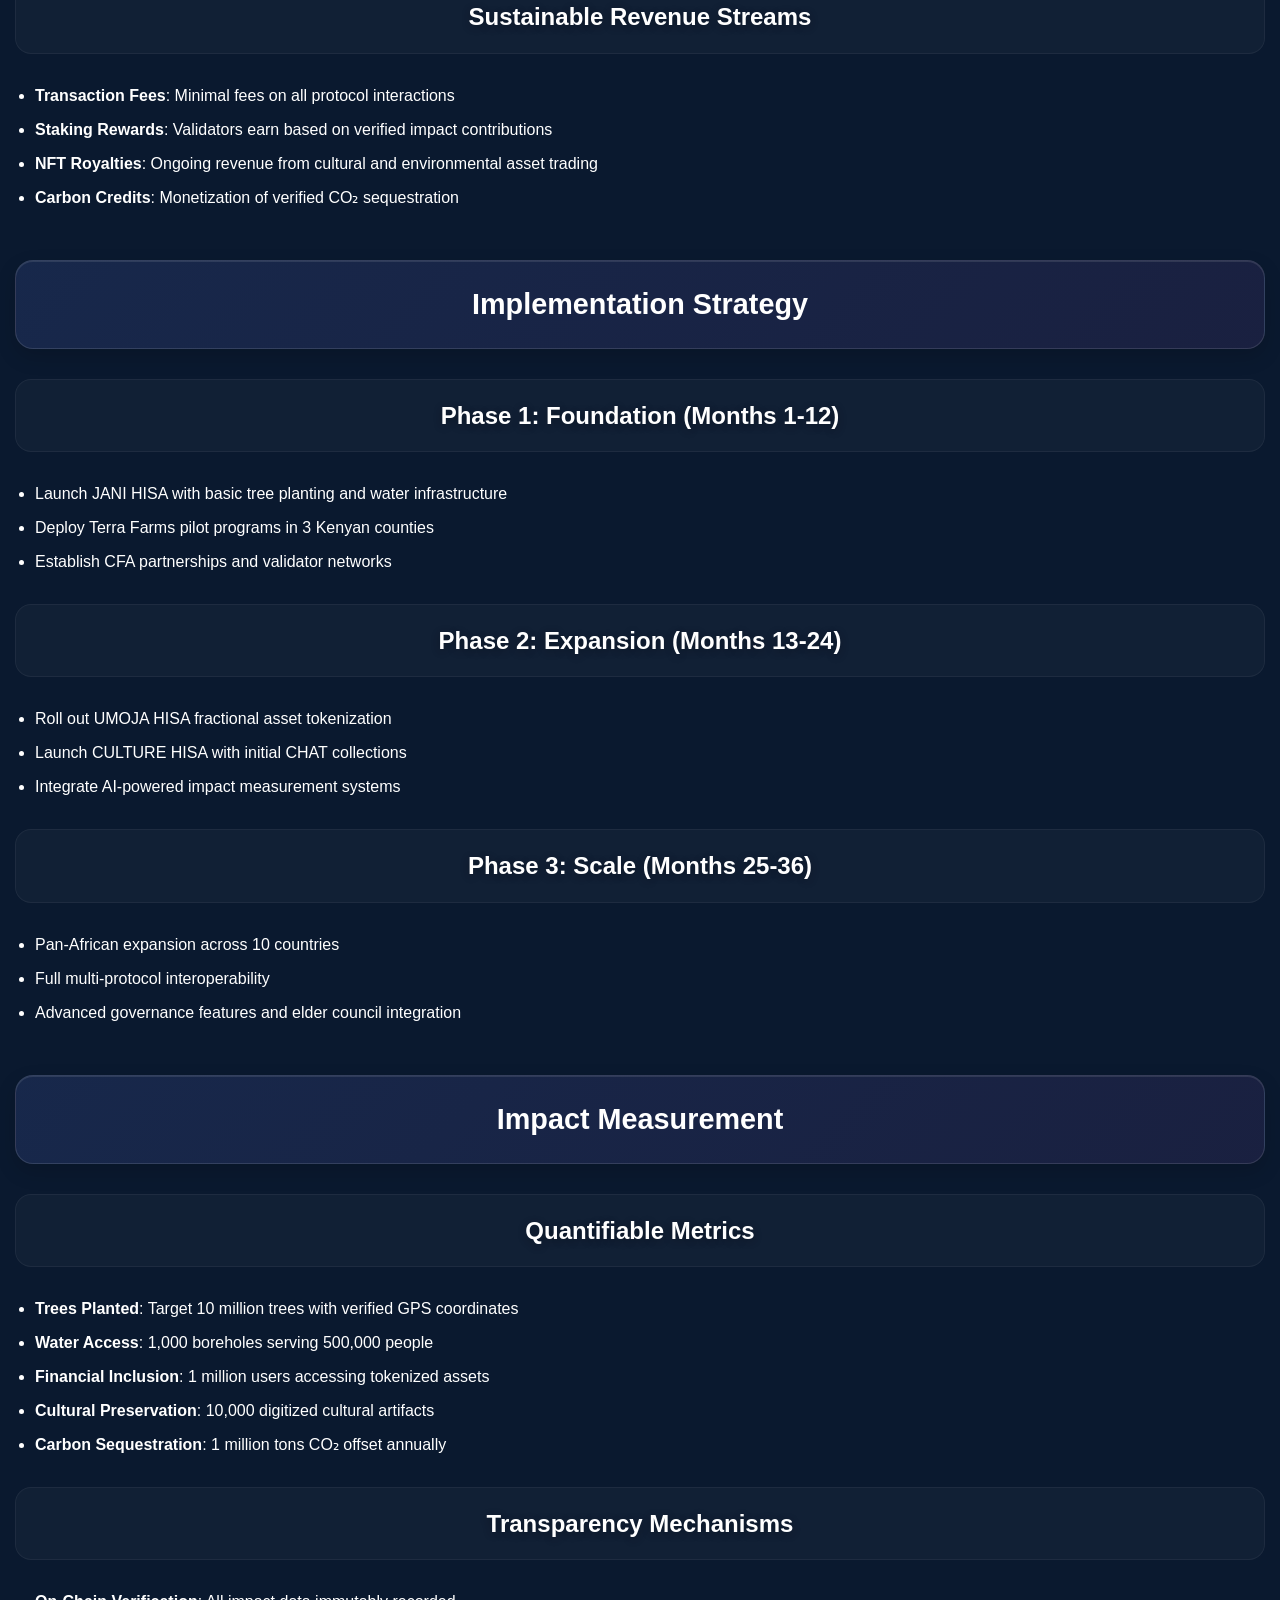
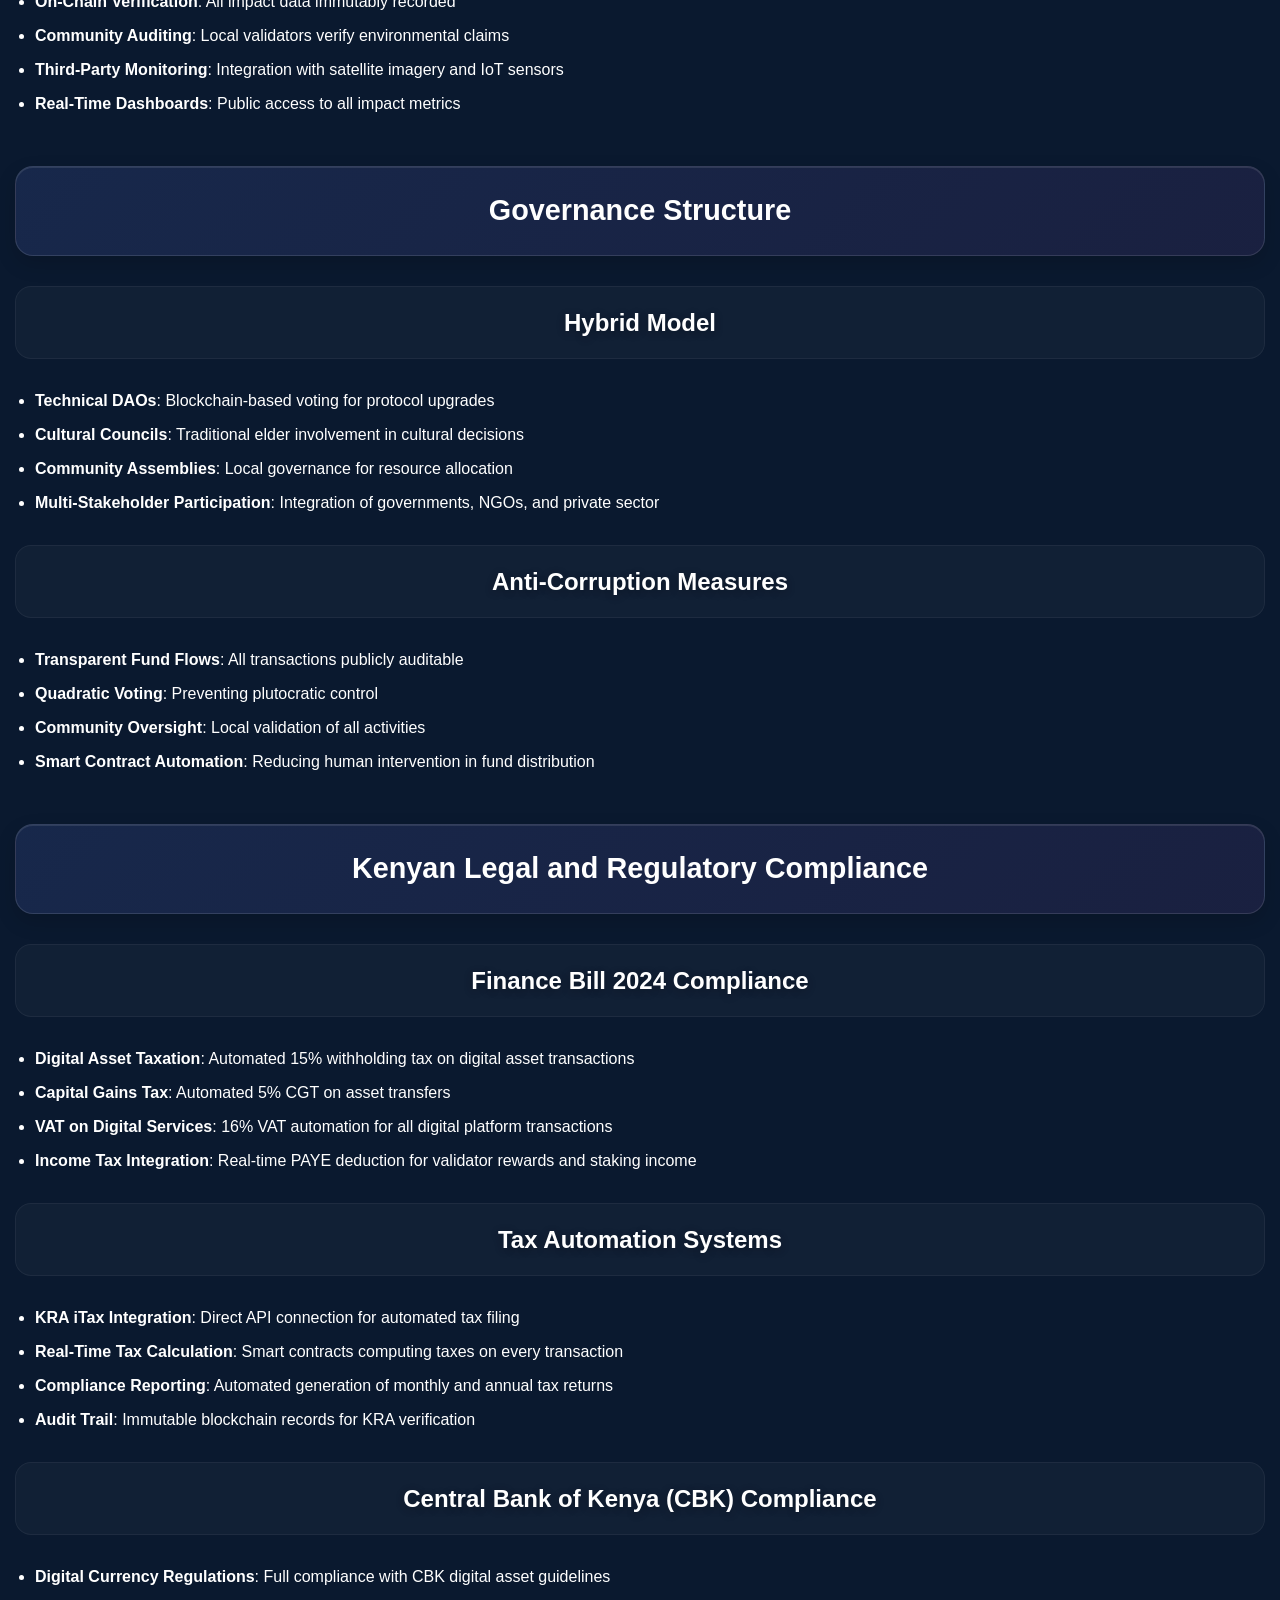
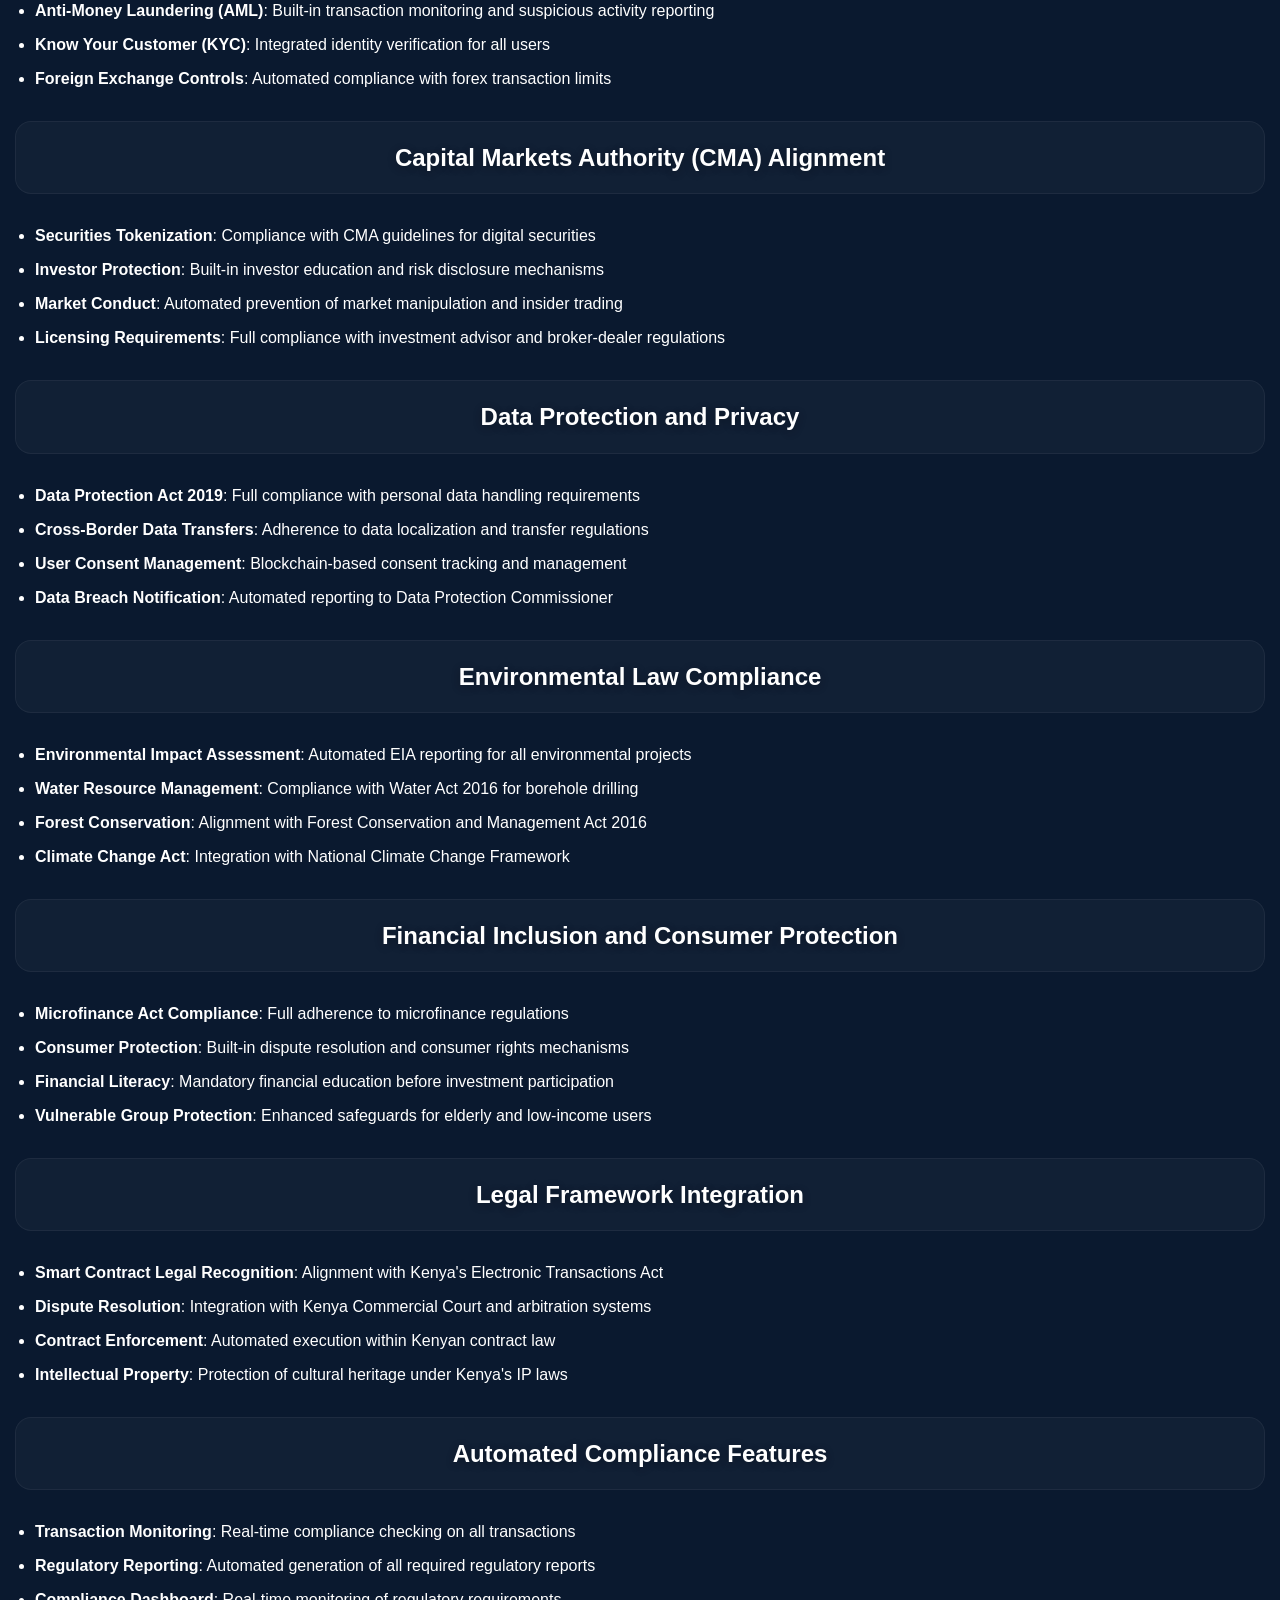
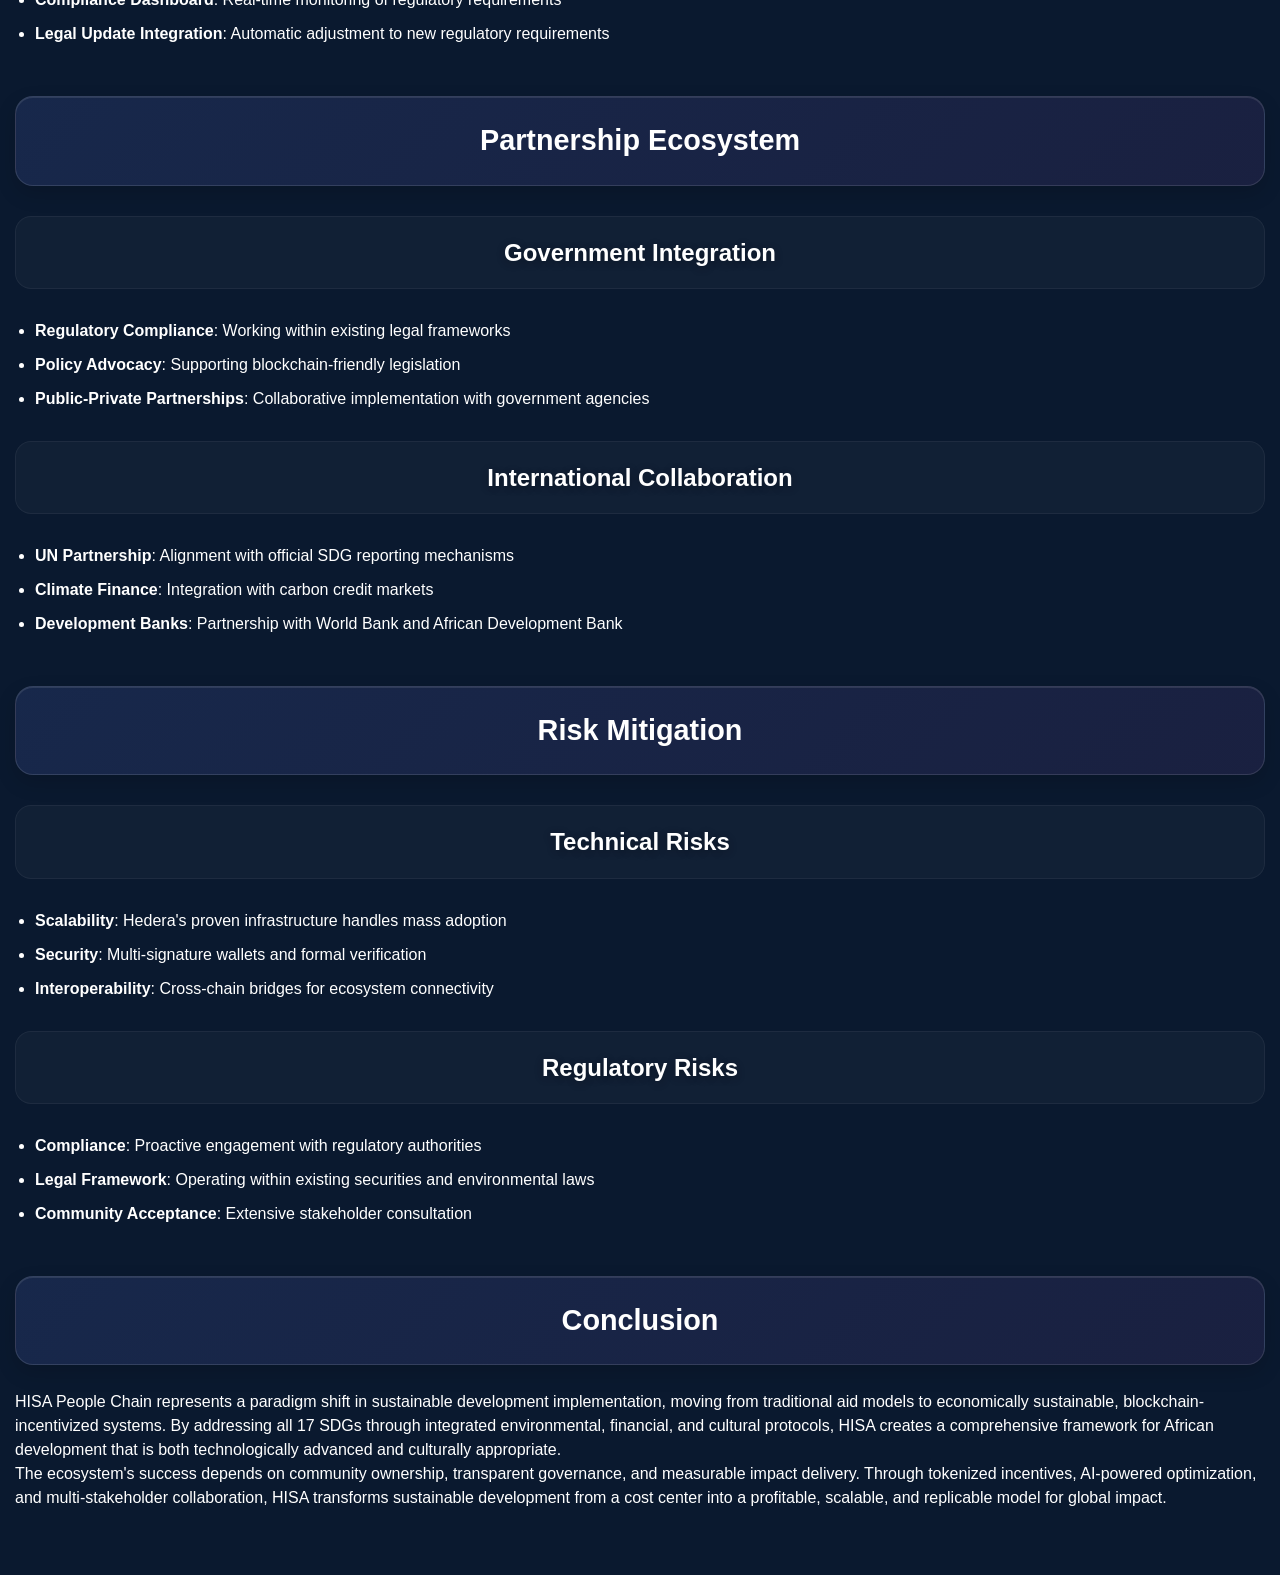
<file: front end/HISA-PPLES-CHAIN-DAPP/pages/Economicmodel.html>
<!DOCTYPE html>
<html lang="en">
<head>
    <meta charset="UTF-8">
    <meta name="viewport" content="width=device-width, initial-scale=1.0, maximum-scale=5.0, user-scalable=yes">
    <title>HISA Ecosystem Economic Model</title>
    <style>
        /* Base & Reset */
        * {
            margin: 0;
            padding: 0;
            box-sizing: border-box;
            -webkit-tap-highlight-color: transparent;
            -webkit-font-smoothing: antialiased;
            -moz-osx-font-smoothing: grayscale;
        }
       
        body {
            font-family: -apple-system, BlinkMacSystemFont, 'Segoe UI', Roboto, Oxygen, Ubuntu, sans-serif;
            color: #fff;
            line-height: 1.5;
            overflow-x: hidden;
            background: #0a192f;
            position: relative;
            font-size: 16px;
        }
       
        /* Improved mobile touch targets */
        button,
        a,
        .sdg-card,
        .solution-group {
            touch-action: manipulation;
        }
       
        /* Optimized Background for Mobile */
        .animated-bg {
            position: fixed;
            top: 0;
            left: 0;
            width: 100%;
            height: 100%;
            z-index: -2;
            background:
                radial-gradient(circle at 20% 50%, rgba(41, 196, 255, 0.1) 0%, transparent 50%),
                radial-gradient(circle at 80% 20%, rgba(118, 75, 162, 0.08) 0%, transparent 50%),
                linear-gradient(135deg, #0a192f 0%, #0c2340 100%);
            background-size: 200% 200%;
            animation: gradientShift 30s ease infinite;
            will-change: background-position;
        }
       
        @keyframes gradientShift {
            0% { background-position: 0% 0%; }
            50% { background-position: 100% 100%; }
            100% { background-position: 0% 0%; }
        }
       
        /* Performance-optimized particles */
        .particles {
            position: fixed;
            top: 0;
            left: 0;
            width: 100%;
            height: 100%;
            z-index: -1;
            overflow: hidden;
            pointer-events: none;
        }
       
        .particle {
            position: absolute;
            border-radius: 50%;
            background: rgba(255, 255, 255, 0.03);
            animation: float 20s infinite linear;
            will-change: transform, opacity;
        }
       
        @keyframes float {
            0% { transform: translateY(0) rotate(0deg); opacity: 0; }
            10% { opacity: 0.7; }
            90% { opacity: 0.7; }
            100% { transform: translateY(-100vh) rotate(360deg); opacity: 0; }
        }
       
        /* Mobile-first container */
        .container {
            width: 100%;
            margin: 0 auto;
            padding: 15px;
            position: relative;
            z-index: 1;
        }
       
        /* Optimized Header for Mobile */
        .header {
            text-align: center;
            padding: 40px 20px;
            margin-bottom: 30px;
            background: rgba(255, 255, 255, 0.05);
            backdrop-filter: blur(10px);
            border-radius: 20px;
            border: 1px solid rgba(255, 255, 255, 0.08);
            box-shadow:
                0 10px 25px rgba(0, 0, 0, 0.2),
                inset 0 1px 0 rgba(255, 255, 255, 0.1);
            animation: fadeInDown 0.8s ease;
            position: relative;
            overflow: hidden;
        }
       
        .header::before {
            content: '';
            position: absolute;
            top: 0;
            left: 0;
            width: 100%;
            height: 3px;
            background: linear-gradient(90deg, #667eea, #764ba2, #f093fb);
            animation: headerShine 4s infinite;
        }
       
        @keyframes headerShine {
            0% { transform: translateX(-100%); }
            50% { transform: translateX(100%); }
            100% { transform: translateX(100%); }
        }
       
        .header h1 {
            font-size: 2.2rem;
            margin-bottom: 15px;
            background: linear-gradient(45deg, #fff, #a8ff78, #78ffd6);
            -webkit-background-clip: text;
            -webkit-text-fill-color: transparent;
            background-clip: text;
            font-weight: 700;
            letter-spacing: -0.3px;
            line-height: 1.2;
        }
       
        .header p {
            font-size: 1.1rem;
            margin-top: 10px;
            opacity: 0.9;
            font-weight: 400;
            letter-spacing: 0.2px;
            line-height: 1.4;
        }
       
        .token-tag {
            display: inline-block;
            background: linear-gradient(90deg, rgba(102, 126, 234, 0.3), rgba(118, 75, 162, 0.3));
            padding: 6px 15px;
            border-radius: 50px;
            font-size: 0.85rem;
            margin-top: 15px;
            border: 1px solid rgba(255, 255, 255, 0.1);
            font-weight: 500;
            letter-spacing: 0.5px;
        }
       
        /* Mobile-optimized token sections */
        .token-section {
            margin-bottom: 50px;
            animation: fadeInUp 0.8s ease;
            animation-fill-mode: both;
            position: relative;
        }
       
        .token-section:nth-child(2) { animation-delay: 0.1s; }
        .token-section:nth-child(3) { animation-delay: 0.2s; }
        .token-section:nth-child(4) { animation-delay: 0.3s; }
        .token-section:nth-child(5) { animation-delay: 0.4s; }
       
        @keyframes fadeInUp {
            from {
                opacity: 0;
                transform: translateY(20px);
            }
            to {
                opacity: 1;
                transform: translateY(0);
            }
        }
       
        /* Mobile-friendly titles */
        .token-title {
            font-size: 1.8rem;
            margin-bottom: 25px;
            text-align: center;
            padding: 25px 20px;
            background: linear-gradient(135deg, rgba(102, 126, 234, 0.15), rgba(118, 75, 162, 0.15));
            backdrop-filter: blur(8px);
            border-radius: 18px;
            border: 1px solid rgba(255, 255, 255, 0.12);
            box-shadow:
                0 8px 20px rgba(0, 0, 0, 0.15),
                inset 0 1px 0 rgba(255, 255, 255, 0.1);
            line-height: 1.3;
            word-wrap: break-word;
            overflow-wrap: break-word;
            hyphens: auto;
        }
       
        .token-intro {
            text-align: center;
            font-size: 1.1rem;
            margin-bottom: 30px;
            padding: 20px;
            background: rgba(255, 255, 255, 0.05);
            border-radius: 16px;
            border: 1px solid rgba(255, 255, 255, 0.07);
            line-height: 1.5;
            font-weight: 400;
            word-wrap: break-word;
        }
       
        /* Mobile-optimized SDG section titles */
        .sdg-section-title {
            font-size: 1.5rem;
            text-align: center;
            margin: 30px 0;
            padding: 20px;
            background: rgba(255, 255, 255, 0.03);
            border-radius: 16px;
            border: 1px solid rgba(255, 255, 255, 0.05);
            text-shadow: 0 2px 8px rgba(0, 0, 0, 0.3);
            position: relative;
            line-height: 1.3;
        }
       
        /* Mobile-optimized cards */
        .sdg-card {
            background: linear-gradient(145deg, rgba(255, 255, 255, 0.07), rgba(255, 255, 255, 0.03));
            backdrop-filter: blur(15px);
            border-radius: 18px;
            padding: 25px 20px;
            margin-bottom: 20px;
            border: 1px solid rgba(255, 255, 255, 0.1);
            box-shadow:
                0 8px 20px rgba(0, 0, 0, 0.1),
                inset 0 1px 0 rgba(255, 255, 255, 0.05);
            position: relative;
            overflow: hidden;
            transition: transform 0.3s ease, box-shadow 0.3s ease;
            -webkit-tap-highlight-color: transparent;
        }
       
        .sdg-card::before {
            content: '';
            position: absolute;
            top: 0;
            left: 0;
            width: 4px;
            height: 100%;
            background: linear-gradient(to bottom, #667eea, #764ba2);
            opacity: 0.8;
        }
       
        .sdg-card:active {
            transform: scale(0.98);
        }
       
        /* Mobile-optimized SDG headers */
        .sdg-header {
            font-size: 1.3rem;
            margin-bottom: 15px;
            display: flex;
            align-items: flex-start;
            gap: 12px;
            color: #fff;
            text-shadow: 0 2px 4px rgba(0, 0, 0, 0.3);
            flex-wrap: wrap;
        }
       
        .sdg-icon {
            font-size: 1.2rem;
            flex-shrink: 0;
            margin-top: 3px;
        }
       
        /* Mobile-optimized problem text */
        .problem {
            font-style: italic;
            color: #ffd166;
            margin-bottom: 20px;
            font-size: 1rem;
            padding: 15px;
            background: rgba(255, 209, 102, 0.08);
            border-radius: 10px;
            border-left: 4px solid rgba(255, 209, 102, 0.5);
            line-height: 1.4;
        }
       
        /* Mobile-optimized solution groups */
        .solution-group {
            margin-bottom: 20px;
            padding-left: 18px;
            border-left: 3px solid rgba(168, 255, 120, 0.4);
            position: relative;
        }
       
        .solution-group::before {
            content: '▸';
            position: absolute;
            left: -12px;
            color: #a8ff78;
            font-size: 1.1rem;
        }
       
        .solution-title {
            font-weight: 600;
            color: #a8ff78;
            margin-bottom: 12px;
            font-size: 1.05rem;
            line-height: 1.3;
        }
       
        /* Mobile-optimized mechanism and evidence */
        .mechanism, .evidence {
            margin: 10px 0;
            padding: 15px;
            background: rgba(0, 0, 0, 0.15);
            border-radius: 10px;
            border-left: 4px solid rgba(120, 255, 214, 0.5);
            font-size: 0.95rem;
            line-height: 1.4;
        }
       
        .mechanism strong, .evidence strong {
            color: #78ffd6;
            font-weight: 600;
        }
       
        .evidence {
            font-style: italic;
            color: #e0f7fa;
            border-left-color: rgba(255, 209, 102, 0.6);
            background: rgba(255, 209, 102, 0.05);
        }
       
        /* Mobile-friendly scroll indicator */
        .scroll-indicator {
            position: fixed;
            bottom: 20px;
            right: 20px;
            animation: bounce 2s infinite;
            font-size: 1.5rem;
            opacity: 0.7;
            color: #a8ff78;
            z-index: 100;
            background: rgba(0, 0, 0, 0.2);
            width: 50px;
            height: 50px;
            border-radius: 50%;
            display: flex;
            align-items: center;
            justify-content: center;
            backdrop-filter: blur(5px);
            border: 1px solid rgba(168, 255, 120, 0.2);
            cursor: pointer;
            user-select: none;
            touch-action: manipulation;
            box-shadow: 0 4px 12px rgba(0, 0, 0, 0.3);
        }
       
        .scroll-indicator:active {
            transform: scale(0.9);
        }
       
        @keyframes bounce {
            0%, 20%, 50%, 80%, 100% { transform: translateY(0); }
            40% { transform: translateY(-10px); }
            60% { transform: translateY(-5px); }
        }
       
        /* Progress bar for mobile */
        .progress-bar {
            position: fixed;
            top: 0;
            left: 0;
            width: 0%;
            height: 3px;
            background: linear-gradient(90deg, #667eea, #764ba2, #f093fb);
            z-index: 1000;
            transition: width 0.1s ease;
        }
       
        /* Mobile Navigation */
        .mobile-nav {
            display: none;
            position: fixed;
            bottom: 0;
            left: 0;
            width: 100%;
            background: rgba(10, 25, 47, 0.95);
            backdrop-filter: blur(10px);
            border-top: 1px solid rgba(255, 255, 255, 0.1);
            z-index: 1000;
            padding: 10px 0;
        }
       
        .nav-buttons {
            display: flex;
            justify-content: space-around;
            align-items: center;
        }
       
        .nav-btn {
            display: flex;
            flex-direction: column;
            align-items: center;
            justify-content: center;
            background: transparent;
            border: none;
            color: rgba(255, 255, 255, 0.7);
            padding: 8px 15px;
            border-radius: 10px;
            font-size: 0.8rem;
            transition: all 0.3s ease;
            min-width: 60px;
        }
       
        .nav-btn.active {
            color: #a8ff78;
            background: rgba(168, 255, 120, 0.1);
        }
       
        .nav-btn:active {
            transform: scale(0.9);
        }
       
        .nav-icon {
            font-size: 1.2rem;
            margin-bottom: 4px;
        }
       
        /* Back to top button */
        .back-to-top {
            position: fixed;
            bottom: 80px;
            right: 20px;
            background: rgba(102, 126, 234, 0.9);
            backdrop-filter: blur(10px);
            border: none;
            border-radius: 50%;
            width: 50px;
            height: 50px;
            color: white;
            font-size: 1.2rem;
            cursor: pointer;
            z-index: 100;
            display: none;
            align-items: center;
            justify-content: center;
            box-shadow: 0 4px 12px rgba(0, 0, 0, 0.3);
            transition: all 0.3s ease;
            touch-action: manipulation;
        }
       
        .back-to-top:active {
            transform: scale(0.9);
        }
       
        /* Mobile-only improvements */
        @media (max-width: 768px) {
            /* Reduce animations for better performance */
            .animated-bg {
                animation: gradientShift 40s ease infinite;
            }
           
            .header {
                padding: 30px 15px;
                margin-bottom: 20px;
            }
           
            .header h1 {
                font-size: 1.8rem;
            }
           
            .header p {
                font-size: 1rem;
            }
           
            .container {
                padding: 12px;
            }
           
            .token-title {
                font-size: 1.5rem;
                padding: 20px 15px;
                margin-bottom: 20px;
            }
           
            .token-intro {
                font-size: 1rem;
                padding: 15px;
                margin-bottom: 25px;
            }
           
            .sdg-section-title {
                font-size: 1.3rem;
                padding: 15px;
                margin: 20px 0;
            }
           
            .sdg-card {
                padding: 20px 15px;
                margin-bottom: 15px;
            }
           
            .sdg-header {
                font-size: 1.2rem;
                gap: 10px;
            }
           
            .sdg-icon {
                font-size: 1.1rem;
            }
           
            .problem {
                font-size: 0.95rem;
                padding: 12px;
                margin-bottom: 15px;
            }
           
            .solution-group {
                padding-left: 16px;
                margin-bottom: 15px;
            }
           
            .solution-title {
                font-size: 1rem;
                margin-bottom: 10px;
            }
           
            .mechanism, .evidence {
                padding: 12px;
                font-size: 0.9rem;
                margin: 8px 0;
            }
           
            .mobile-nav {
                display: block;
            }
           
            /* Improve text readability on mobile */
            p, li, div {
                text-size-adjust: 100%;
                -webkit-text-size-adjust: 100%;
            }
           
            /* Prevent long words from breaking layout */
            .sdg-card, .token-title, .sdg-section-title {
                word-wrap: break-word;
                overflow-wrap: break-word;
                hyphens: auto;
            }
           
            /* Better spacing for stacked content */
            .token-section {
                margin-bottom: 40px;
            }
        }
       
        @media (max-width: 480px) {
            /* Extra small devices */
            .header {
                padding: 25px 12px;
            }
           
            .header h1 {
                font-size: 1.6rem;
                line-height: 1.2;
            }
           
            .header p {
                font-size: 0.95rem;
            }
           
            .token-tag {
                font-size: 0.8rem;
                padding: 5px 12px;
            }
           
            .token-title {
                font-size: 1.3rem;
                padding: 18px 12px;
            }
           
            .token-intro {
                font-size: 0.95rem;
                padding: 12px;
            }
           
            .sdg-section-title {
                font-size: 1.2rem;
                padding: 12px;
            }
           
            .sdg-card {
                padding: 18px 12px;
                border-radius: 16px;
            }
           
            .sdg-header {
                font-size: 1.1rem;
                flex-direction: column;
                align-items: flex-start;
                gap: 8px;
            }
           
            .sdg-icon {
                font-size: 1rem;
            }
           
            .problem {
                font-size: 0.9rem;
                padding: 10px;
            }
           
            .solution-title {
                font-size: 0.95rem;
            }
           
            .mechanism, .evidence {
                font-size: 0.85rem;
                padding: 10px;
            }
           
            .scroll-indicator {
                width: 45px;
                height: 45px;
                bottom: 15px;
                right: 15px;
                font-size: 1.3rem;
            }
           
            .back-to-top {
                width: 45px;
                height: 45px;
                bottom: 70px;
                right: 15px;
            }
           
            .nav-btn {
                min-width: 50px;
                padding: 6px 10px;
                font-size: 0.7rem;
            }
           
            .nav-icon {
                font-size: 1rem;
            }
        }
       
        @media (max-width: 360px) {
            /* Very small devices */
            .header h1 {
                font-size: 1.4rem;
            }
           
            .token-title {
                font-size: 1.2rem;
            }
           
            .sdg-header {
                font-size: 1rem;
            }
           
            .sdg-section-title {
                font-size: 1.1rem;
            }
        }
       
        /* Landscape mode optimization */
        @media (max-height: 500px) and (orientation: landscape) {
            .header {
                padding: 20px 15px;
                margin-bottom: 15px;
            }
           
            .header h1 {
                font-size: 1.5rem;
                margin-bottom: 10px;
            }
           
            .header p {
                font-size: 0.9rem;
            }
           
            .token-title {
                font-size: 1.3rem;
                padding: 15px;
                margin-bottom: 15px;
            }
           
            .token-intro {
                padding: 10px;
                margin-bottom: 15px;
                font-size: 0.9rem;
            }
           
            .sdg-card {
                padding: 15px 12px;
                margin-bottom: 10px;
            }
           
            .scroll-indicator,
            .back-to-top {
                display: none !important;
            }
        }
       
        /* Performance optimizations */
        @media (prefers-reduced-motion: reduce) {
            .animated-bg,
            .particle,
            .header::before,
            .token-title:hover,
            .sdg-card:hover,
            .scroll-indicator,
            .back-to-top,
            .nav-btn {
                animation: none !important;
                transition: none !important;
            }
           
            .sdg-card:active,
            .scroll-indicator:active,
            .back-to-top:active,
            .nav-btn:active {
                transform: none !important;
            }
        }
       
        /* Dark mode support */
        @media (prefers-color-scheme: dark) {
            body {
                background: #0a192f;
            }
        }

        /* Table styles to match theme */
        table {
            width: 100%;
            border-collapse: collapse;
            margin-bottom: 20px;
            background: rgba(255, 255, 255, 0.03);
            border-radius: 10px;
            overflow: hidden;
        }

        th, td {
            padding: 12px;
            border: 1px solid rgba(255, 255, 255, 0.1);
            text-align: left;
            font-size: 0.95rem;
        }

        th {
            background: rgba(255, 255, 255, 0.05);
            font-weight: 600;
            color: #a8ff78;
        }

        td {
            color: #e0f7fa;
        }

        ul {
            list-style-type: disc;
            padding-left: 20px;
            margin-bottom: 20px;
        }

        li {
            margin-bottom: 10px;
        }

        em {
            font-style: italic;
        }
    </style>
</head>
<body>
    <div class="animated-bg"></div>
    <div class="particles" id="particles"></div>
    <div class="progress-bar" id="progressBar"></div>
   
    <div class="container">
        <div class="header">
            <h1>🏛️ HISA Ecosystem Economic Model</h1>
            <p>The HISA ecosystem, built on Hedera Hashgraph, integrates four tokens—<strong>JANI</strong>, <strong>UMOJA</strong>, <strong>HISA</strong>, and <strong>CHAT</strong>—to drive financial inclusion, cultural preservation, environmental sustainability, and mental wellness across Africa. This economic model outlines the tokenomics, revenue streams, value accrual mechanisms, and sustainability strategies, aligning with the United Nations Sustainable Development Goals (SDGs).</p>
        </div>
       
        <!-- Tokenomics Section -->
        <div class="token-section" id="tokenomics">
            <h2 class="token-title">1. Tokenomics Overview</h2>
            <p class="token-intro">The HISA ecosystem operates a multi-token model, each with distinct functions to support financial, environmental, wellness, and cultural objectives. The tokens are interoperable, enabling seamless value transfer within the ecosystem.</p>
           
            <h3 class="sdg-section-title">Token Specifications</h3>
           
            <table>
                <thead>
                    <tr>
                        <th>Token</th>
                        <th>Symbol</th>
                        <th>Supply</th>
                        <th>Type</th>
                        <th>Primary Functions</th>
                    </tr>
                </thead>
                <tbody>
                    <tr>
                        <td>JANI</td>
                        <td>JANI & JANI STABLE</td>
                        <td>Dynamic</td>
                        <td>HTS-20</td>
                        <td>Conservation rewards, staking, governance, environmental asset backing</td>
                    </tr>
                    <tr>
                        <td>UMOJA</td>
                        <td>UMOT, UMOS, UMOO</td>
                        <td>UMOT: 21B, UMOS: Dynamic, UMOO: 210T</td>
                        <td>HTS-20</td>
                        <td>Governance, stablecoin, options trading, asset-backed ETF</td>
                    </tr>
                    <tr>
                        <td>HISA</td>
                        <td>HISA</td>
                        <td>3B</td>
                        <td>HTS-20</td>
                        <td>Staking, governance, wellness rewards, pool participation</td>
                    </tr>
                    <tr>
                        <td>CHAT</td>
                        <td>CHAT</td>
                        <td>10B</td>
                        <td>HTS-20</td>
                        <td>Cultural asset representation, fractional ownership, royalty distribution</td>
                    </tr>
                </tbody>
            </table>
           
            <h3 class="sdg-section-title">JANI Token</h3>
            <ul>
                <li><strong>Purpose:</strong> Incentivizes environmental conservation (e.g., reforestation, carbon offsets) and sustainable agriculture.</li>
                <li><strong>Backing:</strong> Tokenized environmental assets (e.g., trees, water rights, carbon credits).</li>
                <li><strong>Utility:</strong> Staking for conservation rewards, governance in Conservation DAOs, payments for eco-services.</li>
                <li><strong>Deflationary Mechanisms:</strong> 0.1% transaction burns, penalty burns for governance violations.</li>
            </ul>
           
            <h3 class="sdg-section-title">UMOJA Token</h3>
            <ul>
                <li><strong>Purpose:</strong> Drives financial inclusion through tokenized real-world assets (RWAs) and DeFi services.</li>
                <li><strong>Sub-Tokens:</strong>
                    <ul>
                        <li><strong>UMOT (21B):</strong> Governance and ETF-backed (Bitcoin, gold, infrastructure bonds, REITs).</li>
                        <li><strong>UMOS (Dynamic):</strong> Stablecoin for transactions, backed by 10% Bitcoin, 20% gold, 40% HBAR-USDC, 30% Kenyan bonds.</li>
                        <li><strong>UMOO (210T):</strong> Options trading and ecosystem gas fees, with token burning on exercise/expiry.</li>
                    </ul>
                </li>
                <li><strong>Utility:</strong> DAO voting, DeFi trading, SME capital access via Umoja Central Securities Exchange (UCSE).</li>
                <li><strong>Deflationary Mechanisms:</strong> UMOO burns, UMOT staking lockups, fee-based buybacks.</li>
            </ul>
           
            <h3 class="sdg-section-title">HISA Token</h3>
            <ul>
                <li><strong>Purpose:</strong> Integrates financial inclusion, mental wellness, and SDG-aligned rewards.</li>
                <li><strong>Utility:</strong> Staking for rewards, governance in HISA DAOs, payments for wellness services, pool participation.</li>
                <li><strong>Deflationary Mechanisms:</strong> 0.1% transaction burns, variable pool fees (0.1–0.8%), penalty burns for governance violations.</li>
                <li><strong>Accessibility:</strong> USSD/SSD support for 350 million feature phone users.</li>
            </ul>
           
            <h3 class="sdg-section-title">CHAT Token</h3>
            <ul>
                <li><strong>Purpose:</strong> Preserves African cultural heritage through tokenized assets and community governance.</li>
                <li><strong>Utility:</strong> Fractional ownership of cultural NFTs, royalty payments, governance in Cultural Validator Councils, access to premium content.</li>
                <li><strong>Deflationary Mechanisms:</strong> 5% transaction royalties fund conservation, staking lockups for validators.</li>
            </ul>
           
            <h3 class="sdg-section-title">Interoperability</h3>
            <ul>
                <li><strong>Cross-Token Swaps:</strong> On-chain swap layer enables conversions (e.g., CHAT to UMOJA for savings, JANI to HISA for wellness).</li>
                <li><strong>SDG Integration:</strong> Actions like tree planting (JANI) or cultural uploads (CHAT) earn multiple tokens, enhancing user incentives.</li>
                <li><strong>Liquidity Pools:</strong> AI-managed pools (e.g., HISA-USDC, JANI-USDC) ensure liquidity and yield generation.</li>
            </ul>
        </div>
       
        <!-- Revenue Section -->
        <div class="token-section" id="revenue">
            <h2 class="token-title">2. Revenue Streams</h2>
            <p class="token-intro">The HISA ecosystem generates revenue through diversified streams, ensuring sustainability and reinvestment into community initiatives.</p>
           
            <table>
                <thead>
                    <tr>
                        <th>Revenue Stream</th>
                        <th>Description</th>
                        <th>Est. % of Total Revenue</th>
                    </tr>
                </thead>
                <tbody>
                    <tr>
                        <td>Tokenization as a Service (TaaS)</td>
                        <td>Fees for tokenizing RWAs (land, cultural assets, crops)</td>
                        <td>20%</td>
                    </tr>
                    <tr>
                        <td>Transaction & Pool Fees</td>
                        <td>Trading, staking, and liquidity provisioning fees (0.1–0.8%)</td>
                        <td>20%</td>
                    </tr>
                    <tr>
                        <td>ETF & Vault Fees</td>
                        <td>Entry/performance fees for UMOJA ETFs and AI vaults</td>
                        <td>15%</td>
                    </tr>
                    <tr>
                        <td>Options Premiums (UMOO)</td>
                        <td>Fees from options trading and early withdrawal penalties</td>
                        <td>15%</td>
                    </tr>
                    <tr>
                        <td>Cultural Licensing (CHAT)</td>
                        <td>Royalties from NFT sales and premium content access</td>
                        <td>15%</td>
                    </tr>
                    <tr>
                        <td>Analytics Subscriptions</td>
                        <td>Premium AI-driven market and wellness analytics</td>
                        <td>10%</td>
                    </tr>
                    <tr>
                        <td>Treasury Investments</td>
                        <td>Returns from staking, bonds, and RWA appreciation</td>
                        <td>5%</td>
                    </tr>
                </tbody>
            </table>
           
            <h3 class="sdg-section-title">Key Revenue Drivers</h3>
            <ul>
                <li><strong>TaaS:</strong>  listing fees + 1% yield sharing for tokenized assets (e.g., land, cultural NFTs).</li>
                <li><strong>Transaction Fees:</strong> Dynamic AI-adjusted fees optimize liquidity and user engagement.</li>
                <li><strong>Cultural Licensing:</strong> 5% royalties on CHAT NFT secondary sales, with 70% to creators, 20% to treasury, 10% to partners.</li>
                <li><strong>AI Vaults:</strong> 10–15% APY on staked assets, with 10% performance fees to the ecosystem.</li>
            </ul>
        </div>
       
        <!-- Value Accrual Section -->
        <div class="token-section" id="value">
            <h2 class="token-title">3. Value Accrual Mechanisms</h2>
            <p class="token-intro">The ecosystem ensures long-term value capture through deflationary and growth-oriented strategies.</p>
           
            <h3 class="sdg-section-title">Deflationary Pressure:</h3>
            <ul>
                <li><strong>Token Burns:</strong> JANI (0.1% transaction burns), UMOO (burns on exercise/expiry), HISA (0.1% transaction burns), CHAT (5% royalty burns).</li>
                <li><strong>Staking Lockups:</strong> Temporary removal of JANI, UMOT, HISA, and CHAT tokens via staking.</li>
                <li><strong>Fee Buybacks:</strong> Treasury uses transaction fees to buy back and burn tokens, reducing supply.</li>
            </ul>
           
            <h3 class="sdg-section-title">Value Growth:</h3>
            <ul>
                <li><strong>Asset Appreciation:</strong> JANI (environmental assets), UMOJA (Bitcoin, gold, bonds), and CHAT (cultural NFTs) gain value with market demand.</li>
                <li><strong>Treasury Reinvestment:</strong> Revenue reinvested into yield-generating assets (e.g., bonds, staking) and community projects.</li>
                <li><strong>Network Effects:</strong> Increased user adoption (350M feature phone users via USSD) drives demand for tokens and services.</li>
            </ul>
           
            <h3 class="sdg-section-title">Incentive Alignment:</h3>
            <ul>
                <li><strong>Governance Rewards:</strong> Staked tokens (JANI, UMOT, HISA, CHAT) earn voting rights and revenue sharing.</li>
                <li><strong>Community Funds:</strong> 60% of CHAT distribution and 50% of JANI rewards fund community-led conservation and cultural initiatives.</li>
                <li><strong>Yield Optimization:</strong> AI-managed vaults dynamically rebalance assets to maximize returns (8–15% APY).</li>
            </ul>
        </div>
       
        <!-- Sustainability Section -->
        <div class="token-section" id="sustainability">
            <h2 class="token-title">4. Economic Sustainability</h2>
            <p class="token-intro">The HISA ecosystem is designed for long-term sustainability, balancing growth, inclusion, and stability.</p>
           
            <h3 class="sdg-section-title">Scalability:</h3>
            <ul>
                <li>Hedera’s high-throughput (10,000+ TPS) and low-cost transactions support mass adoption.</li>
                <li>USSD/SSD integration ensures accessibility for feature phone users, expanding the user base.</li>
            </ul>
           
            <h3 class="sdg-section-title">Stability Mechanisms:</h3>
            <ul>
                <li><strong>Stablecoin Pegs:</strong> UMOS and JANI STABLE maintain stability via diversified backing (Bitcoin, gold, bonds, USDC).</li>
                <li><strong>Overcollateralization:</strong> 150–200% collateral for DeFi loans, with automated liquidation at 100–110% LTV.</li>
                <li><strong>Circuit Breakers:</strong> Trading halts on 15–20% TVL drops to mitigate volatility.</li>
            </ul>
           
            <h3 class="sdg-section-title">Community Reinvestment:</h3>
            <ul>
                <li><strong>Conservation Funds:</strong> JANI and CHAT allocate 50–60% of tokens to environmental and cultural preservation.</li>
                <li><strong>DAO Governance:</strong> Community-driven decisions ensure equitable resource allocation.</li>
                <li><strong>Education & Training:</strong> CHAT Academy and HISA’s financial literacy modules enhance user capacity.</li>
            </ul>
           
            <h3 class="sdg-section-title">Regulatory Compliance:</h3>
            <ul>
                <li>Adheres to Kenya’s  Finance Act, KRA, and CMA standards for tax and securities compliance.</li>
                <li>GDPR-compliant data protection and ZK-KYC for privacy-preserving onboarding.</li>
                <li>Partnerships with NSE, Safaricom, and museums ensure institutional legitimacy.</li>
            </ul>
        </div>
       
        <!-- Additional Sections -->
        <div class="token-section">
            <h2 class="token-title">5. Economic Impact Projections</h2>
           
            <h3 class="sdg-section-title">Year 1 Targets</h3>
            <ul>
                <li><strong>User Adoption:</strong> 1M users, including 500K via USSD.</li>
                <li><strong>Assets Tokenized:</strong> 1,000+ RWAs (land, crops, cultural assets).</li>
                <li><strong>Revenue:</strong>  TaaS, transaction fees, and licensing.</li>
                <li><strong>Community Funding:</strong> $100K allocated to conservation and cultural initiatives.</li>
            </ul>
           
            <h3 class="sdg-section-title">5-Year Vision</h3>
            <ul>
                <li><strong>User Base:</strong> 50M users, with 20M feature phone users.</li>
                <li><strong>Total Value Locked (TVL):</strong> $500M across liquidity pools.</li>
                <li><strong>Revenue:</strong> $10M annually from diversified streams.</li>
                <li><strong>SDG Impact:</strong> 10M+ conservation actions (JANI), 100K+ cultural assets tokenized (CHAT), 5M+ DeFi participants (UMOJA, HISA).</li>
            </ul>
        </div>
       
        <div class="token-section">
            <h2 class="token-title">6. Competitive Advantages</h2>
            <ul>
                <li><strong>Inclusive Access:</strong> USSD/SSD support for 350M feature phone users, unmatched by traditional financial systems.</li>
                <li><strong>Multi-Token Synergy:</strong> Interoperable tokens (JANI, UMOJA, HISA, CHAT) create a holistic ecosystem addressing 16 SDGs.</li>
                <li><strong>AI Optimization:</strong> Agentic AI enhances liquidity, risk management, and wellness tracking, outperforming static DeFi protocols.</li>
                <li><strong>Cultural & Environmental Focus:</strong> Unique integration of cultural preservation (CHAT) and conservation (JANI) with financial inclusion.</li>
                <li><strong>Regulatory Alignment:</strong> Compliance with Kenyan and international standards ensures trust and scalability.</li>
            </ul>
        </div>
       
        <div class="token-section">
            <h2 class="token-title">7. Risks and Mitigations</h2>
            <ul>
                <li><strong>Volatility Risk:</strong> Mitigated by stablecoin pegs, AI-driven rebalancing, and insurance pools.</li>
                <li><strong>Adoption Risk:</strong> Addressed through USSD accessibility, community ambassador programs, and partnerships (e.g., Safaricom, NSE).</li>
                <li><strong>Security Risk:</strong> Hedera’s enterprise-grade security, ZK-proofs, and multi-signature wallets protect against breaches.</li>
                <li><strong>Cultural Sensitivity Risk:</strong> CHAT’s Validator Councils and ethical guidelines prevent appropriation and ensure community control.</li>
            </ul>
        </div>
       
        <div class="token-section">
            <h2 class="token-title">Conclusion</h2>
            <p>The HISA ecosystem’s economic model leverages a multi-token framework, diversified revenue streams, and AI-driven optimization to create a sustainable, inclusive digital economy for Africa. By aligning with 16 SDGs, it addresses financial exclusion, environmental degradation, cultural loss, and mental health gaps, positioning HISA as a transformative force for prosperity and resilience.</p>
        </div>
       
        <div class="token-section">
            <h2 class="token-title">Technical Innovation Stack</h2>
           
            <h3 class="sdg-section-title">Hedera-Based Infrastructure</h3>
            <p>Enterprise-Grade Security: ABFT (Asynchronous Byzantine Fault Tolerance) providing bank-level security for all HISA protocols</p>
            <p>Energy Efficiency: 0.00017 kWh per transaction (99.99% more efficient than Bitcoin) supporting SDG 7 (Clean Energy)</p>
            <p>High Throughput: 10,000+ TPS enabling mass adoption across rural Africa</p>
            <p>Low Transaction Costs: Sub-cent fees making micro-transactions viable for rural communities</p>
            <p>Utility Token Custody: Secure custodianship of JANI, UMOJA, and CULTURE tokens through Hedera's enterprise infrastructure</p>
            <p>Regulatory Compliance: Enterprise-grade governance structure aligned with global financial regulations</p>
            <ul>
                <li><strong>Carbon-Negative Operations</strong>: Addressing SDG 7 (Clean Energy) through sustainable blockchain technology</li>
                <li><strong>High Throughput</strong>: 10,000+ TPS enabling mass adoption across rural Africa</li>
                <li><strong>Low Transaction Costs</strong>: Sub-cent fees making micro-transactions viable</li>
            </ul>
           
            <h3 class="sdg-section-title">Multi-Channel Accessibility</h3>
            <ul>
                <li><strong>USSD Integration</strong>: Feature phone compatibility for offline communities</li>
                <li><strong>Voice Interfaces</strong>: Audio-based interactions for illiterate populations</li>
                <li><strong>Mobile-First Design</strong>: Optimized for low-bandwidth environments</li>
            </ul>
           
            <h3 class="sdg-section-title">Agentic AI Integration</h3>
            <ul>
                <li><strong>Impact Measurement</strong>: Real-time SDG progress tracking and verification</li>
                <li><strong>Resource Allocation</strong>: AI-driven distribution of funds to highest-impact initiatives</li>
                <li><strong>Predictive Analytics</strong>: Forecasting environmental and economic outcomes</li>
            </ul>
        </div>
       
        <div class="token-section">
            <h2 class="token-title">Economic Model</h2>
           
            <h3 class="sdg-section-title">Token Economics</h3>
            <ul>
                <li><strong>JANI Token</strong>: Rewards for environmental conservation activities</li>
                <li><strong>UMOJA Token</strong>: Governance and staking in financial protocols</li>
                <li><strong>CULTURE Token</strong>: Incentives for cultural preservation and education</li>
                <li><strong>Cross-Protocol Utility</strong>: Tokens interoperable across all HISA branches</li>
            </ul>
           
            <h3 class="sdg-section-title">Sustainable Revenue Streams</h3>
            <ul>
                <li><strong>Transaction Fees</strong>: Minimal fees on all protocol interactions</li>
                <li><strong>Staking Rewards</strong>: Validators earn based on verified impact contributions</li>
                <li><strong>NFT Royalties</strong>: Ongoing revenue from cultural and environmental asset trading</li>
                <li><strong>Carbon Credits</strong>: Monetization of verified CO₂ sequestration</li>
            </ul>
        </div>
       
        <div class="token-section">
            <h2 class="token-title">Implementation Strategy</h2>
           
            <h3 class="sdg-section-title">Phase 1: Foundation (Months 1-12)</h3>
            <ul>
                <li>Launch JANI HISA with basic tree planting and water infrastructure</li>
                <li>Deploy Terra Farms pilot programs in 3 Kenyan counties</li>
                <li>Establish CFA partnerships and validator networks</li>
            </ul>
           
            <h3 class="sdg-section-title">Phase 2: Expansion (Months 13-24)</h3>
            <ul>
                <li>Roll out UMOJA HISA fractional asset tokenization</li>
                <li>Launch CULTURE HISA with initial CHAT collections</li>
                <li>Integrate AI-powered impact measurement systems</li>
            </ul>
           
            <h3 class="sdg-section-title">Phase 3: Scale (Months 25-36)</h3>
            <ul>
                <li>Pan-African expansion across 10 countries</li>
                <li>Full multi-protocol interoperability</li>
                <li>Advanced governance features and elder council integration</li>
            </ul>
        </div>
       
        <div class="token-section">
            <h2 class="token-title">Impact Measurement</h2>
           
            <h3 class="sdg-section-title">Quantifiable Metrics</h3>
            <ul>
                <li><strong>Trees Planted</strong>: Target 10 million trees with verified GPS coordinates</li>
                <li><strong>Water Access</strong>: 1,000 boreholes serving 500,000 people</li>
                <li><strong>Financial Inclusion</strong>: 1 million users accessing tokenized assets</li>
                <li><strong>Cultural Preservation</strong>: 10,000 digitized cultural artifacts</li>
                <li><strong>Carbon Sequestration</strong>: 1 million tons CO₂ offset annually</li>
            </ul>
           
            <h3 class="sdg-section-title">Transparency Mechanisms</h3>
            <ul>
                <li><strong>On-Chain Verification</strong>: All impact data immutably recorded</li>
                <li><strong>Community Auditing</strong>: Local validators verify environmental claims</li>
                <li><strong>Third-Party Monitoring</strong>: Integration with satellite imagery and IoT sensors</li>
                <li><strong>Real-Time Dashboards</strong>: Public access to all impact metrics</li>
            </ul>
        </div>
       
        <div class="token-section">
            <h2 class="token-title">Governance Structure</h2>
           
            <h3 class="sdg-section-title">Hybrid Model</h3>
            <ul>
                <li><strong>Technical DAOs</strong>: Blockchain-based voting for protocol upgrades</li>
                <li><strong>Cultural Councils</strong>: Traditional elder involvement in cultural decisions</li>
                <li><strong>Community Assemblies</strong>: Local governance for resource allocation</li>
                <li><strong>Multi-Stakeholder Participation</strong>: Integration of governments, NGOs, and private sector</li>
            </ul>
           
            <h3 class="sdg-section-title">Anti-Corruption Measures</h3>
            <ul>
                <li><strong>Transparent Fund Flows</strong>: All transactions publicly auditable</li>
                <li><strong>Quadratic Voting</strong>: Preventing plutocratic control</li>
                <li><strong>Community Oversight</strong>: Local validation of all activities</li>
                <li><strong>Smart Contract Automation</strong>: Reducing human intervention in fund distribution</li>
            </ul>
        </div>
       
        <div class="token-section">
            <h2 class="token-title">Kenyan Legal and Regulatory Compliance</h2>
           
            <h3 class="sdg-section-title">Finance Bill 2024 Compliance</h3>
            <ul>
                <li><strong>Digital Asset Taxation</strong>: Automated 15% withholding tax on digital asset transactions</li>
                <li><strong>Capital Gains Tax</strong>: Automated 5% CGT on asset transfers</li>
                <li><strong>VAT on Digital Services</strong>: 16% VAT automation for all digital platform transactions</li>
                <li><strong>Income Tax Integration</strong>: Real-time PAYE deduction for validator rewards and staking income</li>
            </ul>
           
            <h3 class="sdg-section-title">Tax Automation Systems</h3>
            <ul>
                <li><strong>KRA iTax Integration</strong>: Direct API connection for automated tax filing</li>
                <li><strong>Real-Time Tax Calculation</strong>: Smart contracts computing taxes on every transaction</li>
                <li><strong>Compliance Reporting</strong>: Automated generation of monthly and annual tax returns</li>
                <li><strong>Audit Trail</strong>: Immutable blockchain records for KRA verification</li>
            </ul>
           
            <h3 class="sdg-section-title">Central Bank of Kenya (CBK) Compliance</h3>
            <ul>
                <li><strong>Digital Currency Regulations</strong>: Full compliance with CBK digital asset guidelines</li>
                <li><strong>Anti-Money Laundering (AML)</strong>: Built-in transaction monitoring and suspicious activity reporting</li>
                <li><strong>Know Your Customer (KYC)</strong>: Integrated identity verification for all users</li>
                <li><strong>Foreign Exchange Controls</strong>: Automated compliance with forex transaction limits</li>
            </ul>
           
            <h3 class="sdg-section-title">Capital Markets Authority (CMA) Alignment</h3>
            <ul>
                <li><strong>Securities Tokenization</strong>: Compliance with CMA guidelines for digital securities</li>
                <li><strong>Investor Protection</strong>: Built-in investor education and risk disclosure mechanisms</li>
                <li><strong>Market Conduct</strong>: Automated prevention of market manipulation and insider trading</li>
                <li><strong>Licensing Requirements</strong>: Full compliance with investment advisor and broker-dealer regulations</li>
            </ul>
           
            <h3 class="sdg-section-title">Data Protection and Privacy</h3>
            <ul>
                <li><strong>Data Protection Act 2019</strong>: Full compliance with personal data handling requirements</li>
                <li><strong>Cross-Border Data Transfers</strong>: Adherence to data localization and transfer regulations</li>
                <li><strong>User Consent Management</strong>: Blockchain-based consent tracking and management</li>
                <li><strong>Data Breach Notification</strong>: Automated reporting to Data Protection Commissioner</li>
            </ul>
           
            <h3 class="sdg-section-title">Environmental Law Compliance</h3>
            <ul>
                <li><strong>Environmental Impact Assessment</strong>: Automated EIA reporting for all environmental projects</li>
                <li><strong>Water Resource Management</strong>: Compliance with Water Act 2016 for borehole drilling</li>
                <li><strong>Forest Conservation</strong>: Alignment with Forest Conservation and Management Act 2016</li>
                <li><strong>Climate Change Act</strong>: Integration with National Climate Change Framework</li>
            </ul>
           
            <h3 class="sdg-section-title">Financial Inclusion and Consumer Protection</h3>
            <ul>
                <li><strong>Microfinance Act Compliance</strong>: Full adherence to microfinance regulations</li>
                <li><strong>Consumer Protection</strong>: Built-in dispute resolution and consumer rights mechanisms</li>
                <li><strong>Financial Literacy</strong>: Mandatory financial education before investment participation</li>
                <li><strong>Vulnerable Group Protection</strong>: Enhanced safeguards for elderly and low-income users</li>
            </ul>
           
            <h3 class="sdg-section-title">Legal Framework Integration</h3>
            <ul>
                <li><strong>Smart Contract Legal Recognition</strong>: Alignment with Kenya's Electronic Transactions Act</li>
                <li><strong>Dispute Resolution</strong>: Integration with Kenya Commercial Court and arbitration systems</li>
                <li><strong>Contract Enforcement</strong>: Automated execution within Kenyan contract law</li>
                <li><strong>Intellectual Property</strong>: Protection of cultural heritage under Kenya's IP laws</li>
            </ul>
           
            <h3 class="sdg-section-title">Automated Compliance Features</h3>
            <ul>
                <li><strong>Transaction Monitoring</strong>: Real-time compliance checking on all transactions</li>
                <li><strong>Regulatory Reporting</strong>: Automated generation of all required regulatory reports</li>
                <li><strong>Compliance Dashboard</strong>: Real-time monitoring of regulatory requirements</li>
                <li><strong>Legal Update Integration</strong>: Automatic adjustment to new regulatory requirements</li>
            </ul>
        </div>
       
        <div class="token-section">
            <h2 class="token-title">Partnership Ecosystem</h2>
           
            <h3 class="sdg-section-title">Government Integration</h3>
            <ul>
                <li><strong>Regulatory Compliance</strong>: Working within existing legal frameworks</li>
                <li><strong>Policy Advocacy</strong>: Supporting blockchain-friendly legislation</li>
                <li><strong>Public-Private Partnerships</strong>: Collaborative implementation with government agencies</li>
            </ul>
           
            <h3 class="sdg-section-title">International Collaboration</h3>
            <ul>
                <li><strong>UN Partnership</strong>: Alignment with official SDG reporting mechanisms</li>
                <li><strong>Climate Finance</strong>: Integration with carbon credit markets</li>
                <li><strong>Development Banks</strong>: Partnership with World Bank and African Development Bank</li>
            </ul>
        </div>
       
        <div class="token-section">
            <h2 class="token-title">Risk Mitigation</h2>
           
            <h3 class="sdg-section-title">Technical Risks</h3>
            <ul>
                <li><strong>Scalability</strong>: Hedera's proven infrastructure handles mass adoption</li>
                <li><strong>Security</strong>: Multi-signature wallets and formal verification</li>
                <li><strong>Interoperability</strong>: Cross-chain bridges for ecosystem connectivity</li>
            </ul>
           
            <h3 class="sdg-section-title">Regulatory Risks</h3>
            <ul>
                <li><strong>Compliance</strong>: Proactive engagement with regulatory authorities</li>
                <li><strong>Legal Framework</strong>: Operating within existing securities and environmental laws</li>
                <li><strong>Community Acceptance</strong>: Extensive stakeholder consultation</li>
            </ul>
        </div>
       
        <div class="token-section">
            <h2 class="token-title">Conclusion</h2>
            <p>HISA People Chain represents a paradigm shift in sustainable development implementation, moving from traditional aid models to economically sustainable, blockchain-incentivized systems. By addressing all 17 SDGs through integrated environmental, financial, and cultural protocols, HISA creates a comprehensive framework for African development that is both technologically advanced and culturally appropriate.</p>
            <p>The ecosystem's success depends on community ownership, transparent governance, and measurable impact delivery. Through tokenized incentives, AI-powered optimization, and multi-stakeholder collaboration, HISA transforms sustainable development from a cost center into a profitable, scalable, and replicable model for global impact.</p>
        </div>
    </div>
   
    <!-- Mobile Navigation -->
    <nav class="mobile-nav">
        <div class="nav-buttons">
            <button class="nav-btn active" data-target="tokenomics">
                <span class="nav-icon">🔑</span>
                <span>Tokenomics</span>
            </button>
            <button class="nav-btn" data-target="revenue">
                <span class="nav-icon">💰</span>
                <span>Revenue</span>
            </button>
            <button class="nav-btn" data-target="value">
                <span class="nav-icon">📈</span>
                <span>Value</span>
            </button>
            <button class="nav-btn" data-target="sustainability">
                <span class="nav-icon">🌿</span>
                <span>Sustainability</span>
            </button>
        </div>
    </nav>
   
    <div class="scroll-indicator" id="scrollIndicator">↓</div>
    <button class="back-to-top" id="backToTop">↑</button>
    <script>
        // Mobile optimization script
        document.addEventListener('DOMContentLoaded', function() {
            // Create optimized particles for mobile
            const particlesContainer = document.getElementById('particles');
            const particleCount = window.innerWidth < 768 ? 15 : 25; // Fewer particles on mobile
           
            for (let i = 0; i < particleCount; i++) {
                const particle = document.createElement('div');
                particle.classList.add('particle');
               
                const size = Math.random() * 4 + 1; // Smaller particles on mobile
                particle.style.width = `${size}px`;
                particle.style.height = `${size}px`;
                particle.style.left = `${Math.random() * 100}%`;
               
                const delay = Math.random() * 10;
                const duration = Math.random() * 15 + 20; // Slower on mobile for performance
                particle.style.animationDelay = `${delay}s`;
                particle.style.animationDuration = `${duration}s`;
               
                particlesContainer.appendChild(particle);
            }
           
            // Scroll progress bar
            const progressBar = document.getElementById('progressBar');
           
            function updateProgressBar() {
                const scrollTop = document.documentElement.scrollTop || document.body.scrollTop;
                const scrollHeight = document.documentElement.scrollHeight - document.documentElement.clientHeight;
                const scrollPercentage = (scrollTop / scrollHeight) * 100;
               
                progressBar.style.width = `${scrollPercentage}%`;
               
                // Show/hide back to top button
                const backToTop = document.getElementById('backToTop');
                if (scrollTop > 500) {
                    backToTop.style.display = 'flex';
                } else {
                    backToTop.style.display = 'none';
                }
               
                // Update active nav button based on scroll position
                updateActiveNav();
            }
           
            window.addEventListener('scroll', updateProgressBar);
           
            // Scroll to top functionality
            const backToTopBtn = document.getElementById('backToTop');
            backToTopBtn.addEventListener('click', function() {
                window.scrollTo({
                    top: 0,
                    behavior: 'smooth'
                });
            });
           
            // Mobile navigation
            const navButtons = document.querySelectorAll('.nav-btn');
            const tokenSections = document.querySelectorAll('.token-section');
           
            navButtons.forEach(button => {
                button.addEventListener('click', function() {
                    const targetId = this.getAttribute('data-target');
                    const targetSection = document.getElementById(targetId);
                   
                    if (targetSection) {
                        // Update active button
                        navButtons.forEach(btn => btn.classList.remove('active'));
                        this.classList.add('active');
                       
                        // Scroll to section
                        window.scrollTo({
                            top: targetSection.offsetTop - 20,
                            behavior: 'smooth'
                        });
                    }
                });
            });
           
            // Update active nav button based on scroll position
            function updateActiveNav() {
                const scrollPosition = window.scrollY + 100;
               
                tokenSections.forEach(section => {
                    const sectionTop = section.offsetTop;
                    const sectionBottom = sectionTop + section.offsetHeight;
                   
                    if (scrollPosition >= sectionTop && scrollPosition < sectionBottom) {
                        const sectionId = section.id;
                        navButtons.forEach(btn => {
                            btn.classList.remove('active');
                            if (btn.getAttribute('data-target') === sectionId) {
                                btn.classList.add('active');
                            }
                        });
                    }
                });
            }
           
            // Mobile menu toggle
            const scrollIndicator = document.getElementById('scrollIndicator');
            scrollIndicator.addEventListener('click', function() {
                window.scrollTo({
                    top: 0,
                    behavior: 'smooth'
                });
            });
           
            // Touch optimization for cards
            const cards = document.querySelectorAll('.sdg-card');
            cards.forEach(card => {
                card.addEventListener('touchstart', function() {
                    this.style.transform = 'scale(0.98)';
                });
               
                card.addEventListener('touchend', function() {
                    this.style.transform = '';
                });
            });
           
            // Prevent zoom on double tap
            let lastTouchEnd = 0;
            document.addEventListener('touchend', function(event) {
                const now = (new Date()).getTime();
                if (now - lastTouchEnd <= 300) {
                    event.preventDefault();
                }
                lastTouchEnd = now;
            }, false);
           
            // Optimize for mobile performance
            let ticking = false;
            window.addEventListener('scroll', function() {
                if (!ticking) {
                    window.requestAnimationFrame(function() {
                        updateProgressBar();
                        ticking = false;
                    });
                    ticking = true;
                }
            });
           
            // Load initial state
            updateProgressBar();
           
            // Add mobile viewport meta tag dynamically
            const viewport = document.querySelector('meta[name="viewport"]');
            viewport.setAttribute('content', 'width=device-width, initial-scale=1.0, maximum-scale=5.0, user-scalable=yes, viewport-fit=cover');
           
            // Handle orientation change
            let orientationTimeout;
            window.addEventListener('orientationchange', function() {
                clearTimeout(orientationTimeout);
                orientationTimeout = setTimeout(function() {
                    window.scrollTo(0, 0);
                    updateProgressBar();
                }, 300);
            });
        });
    </script>
</body>
</html>
</file>
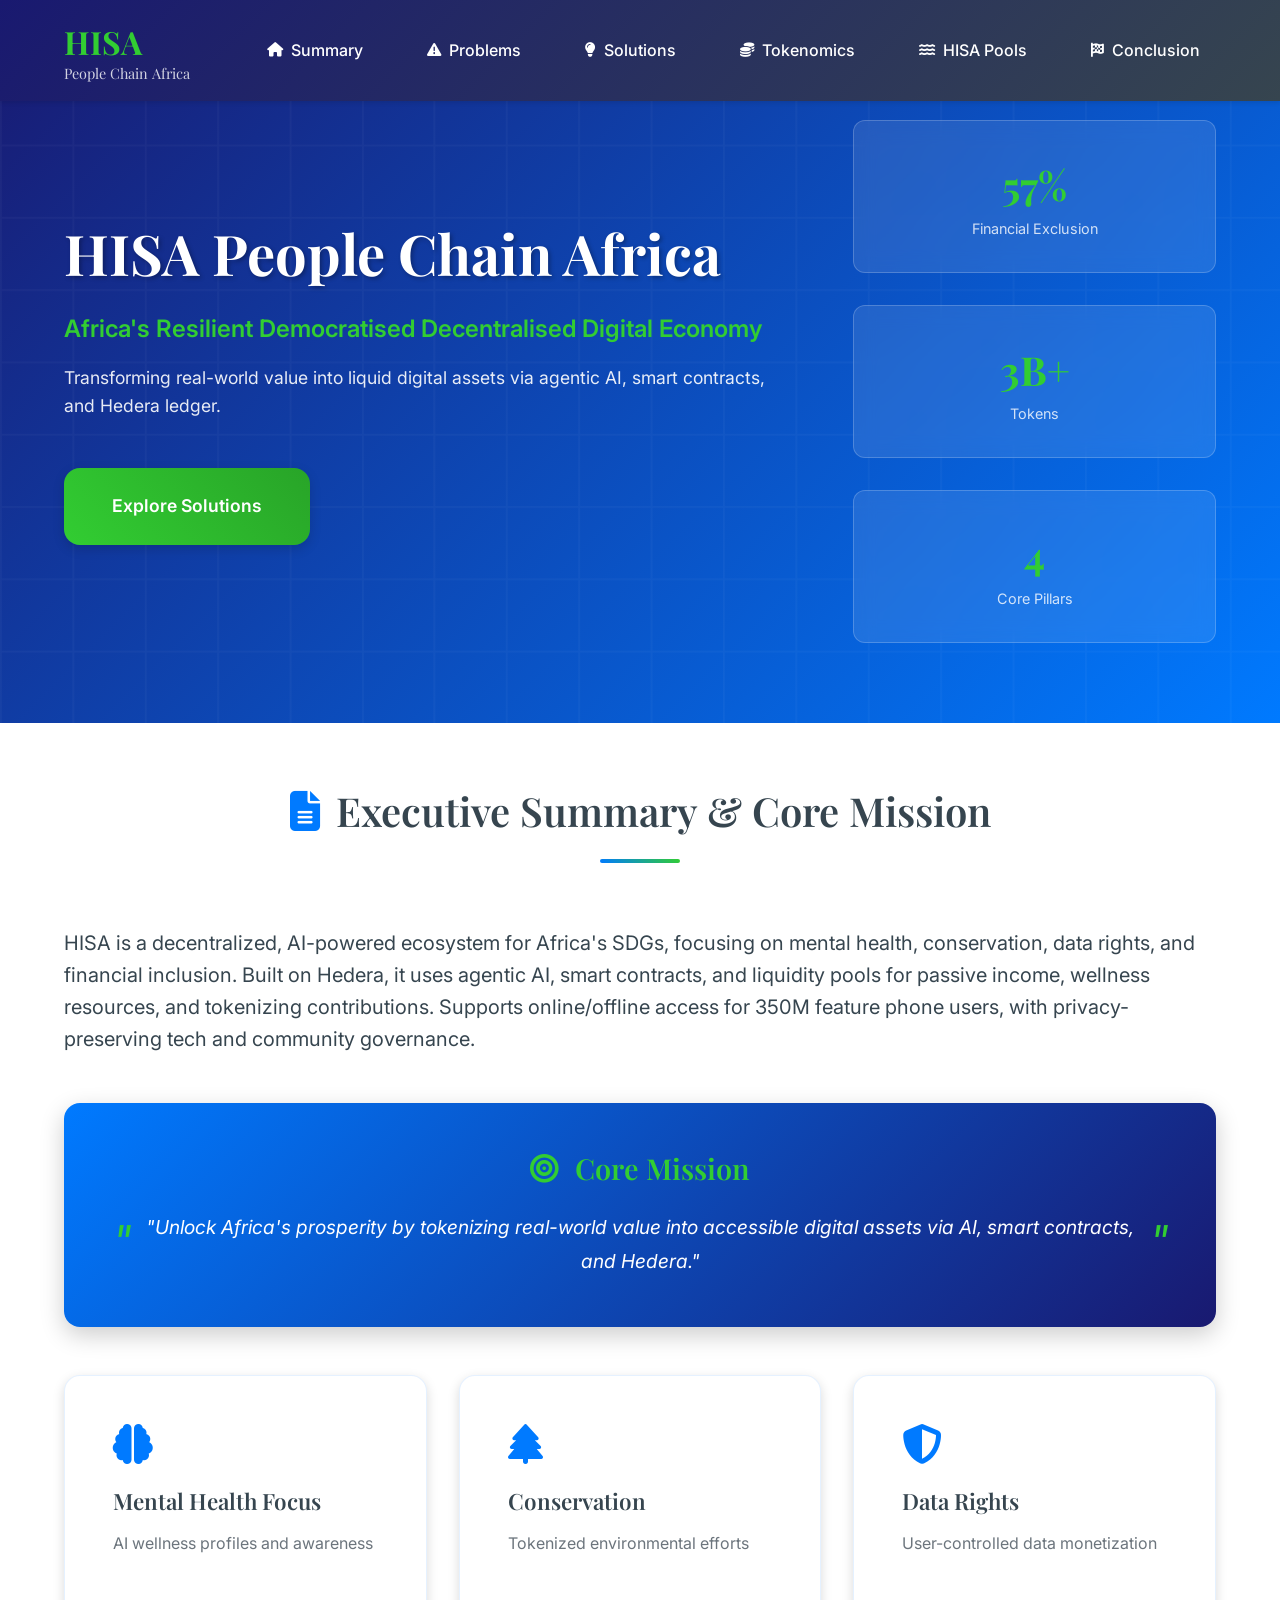
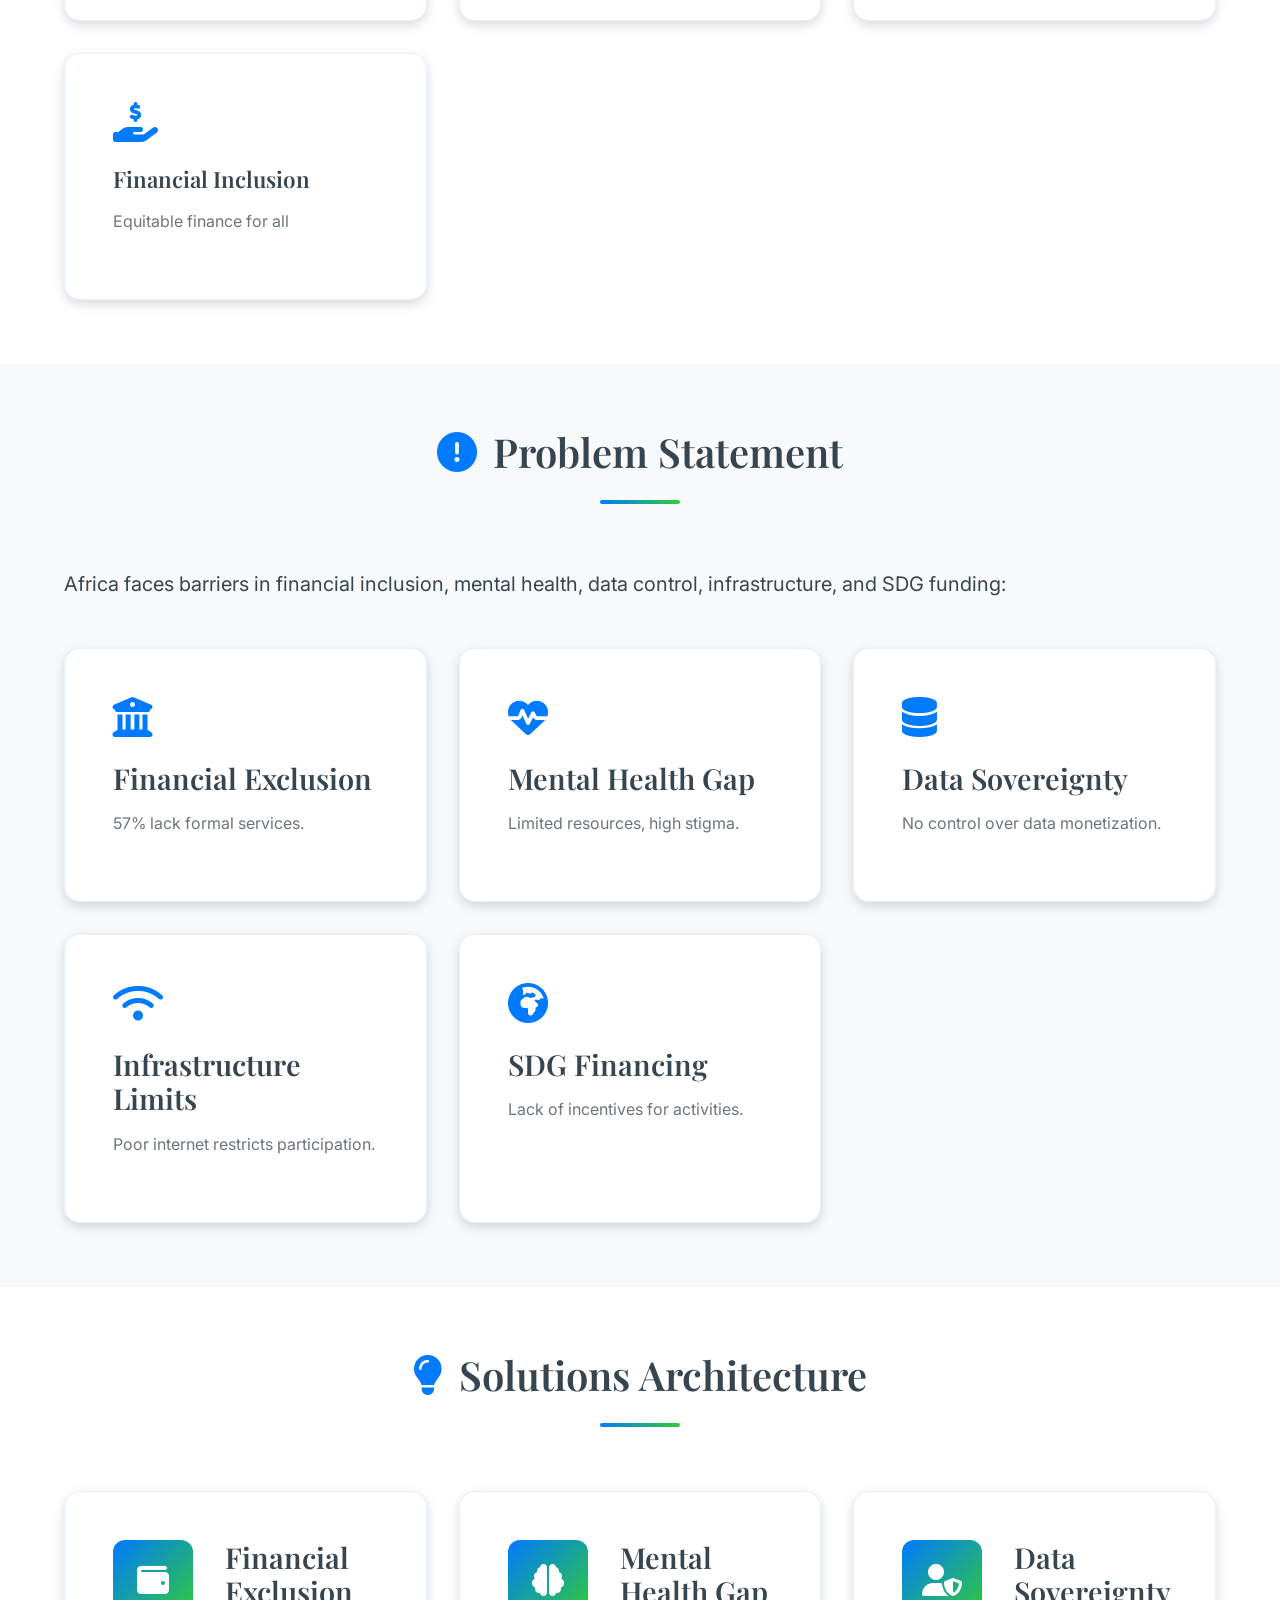
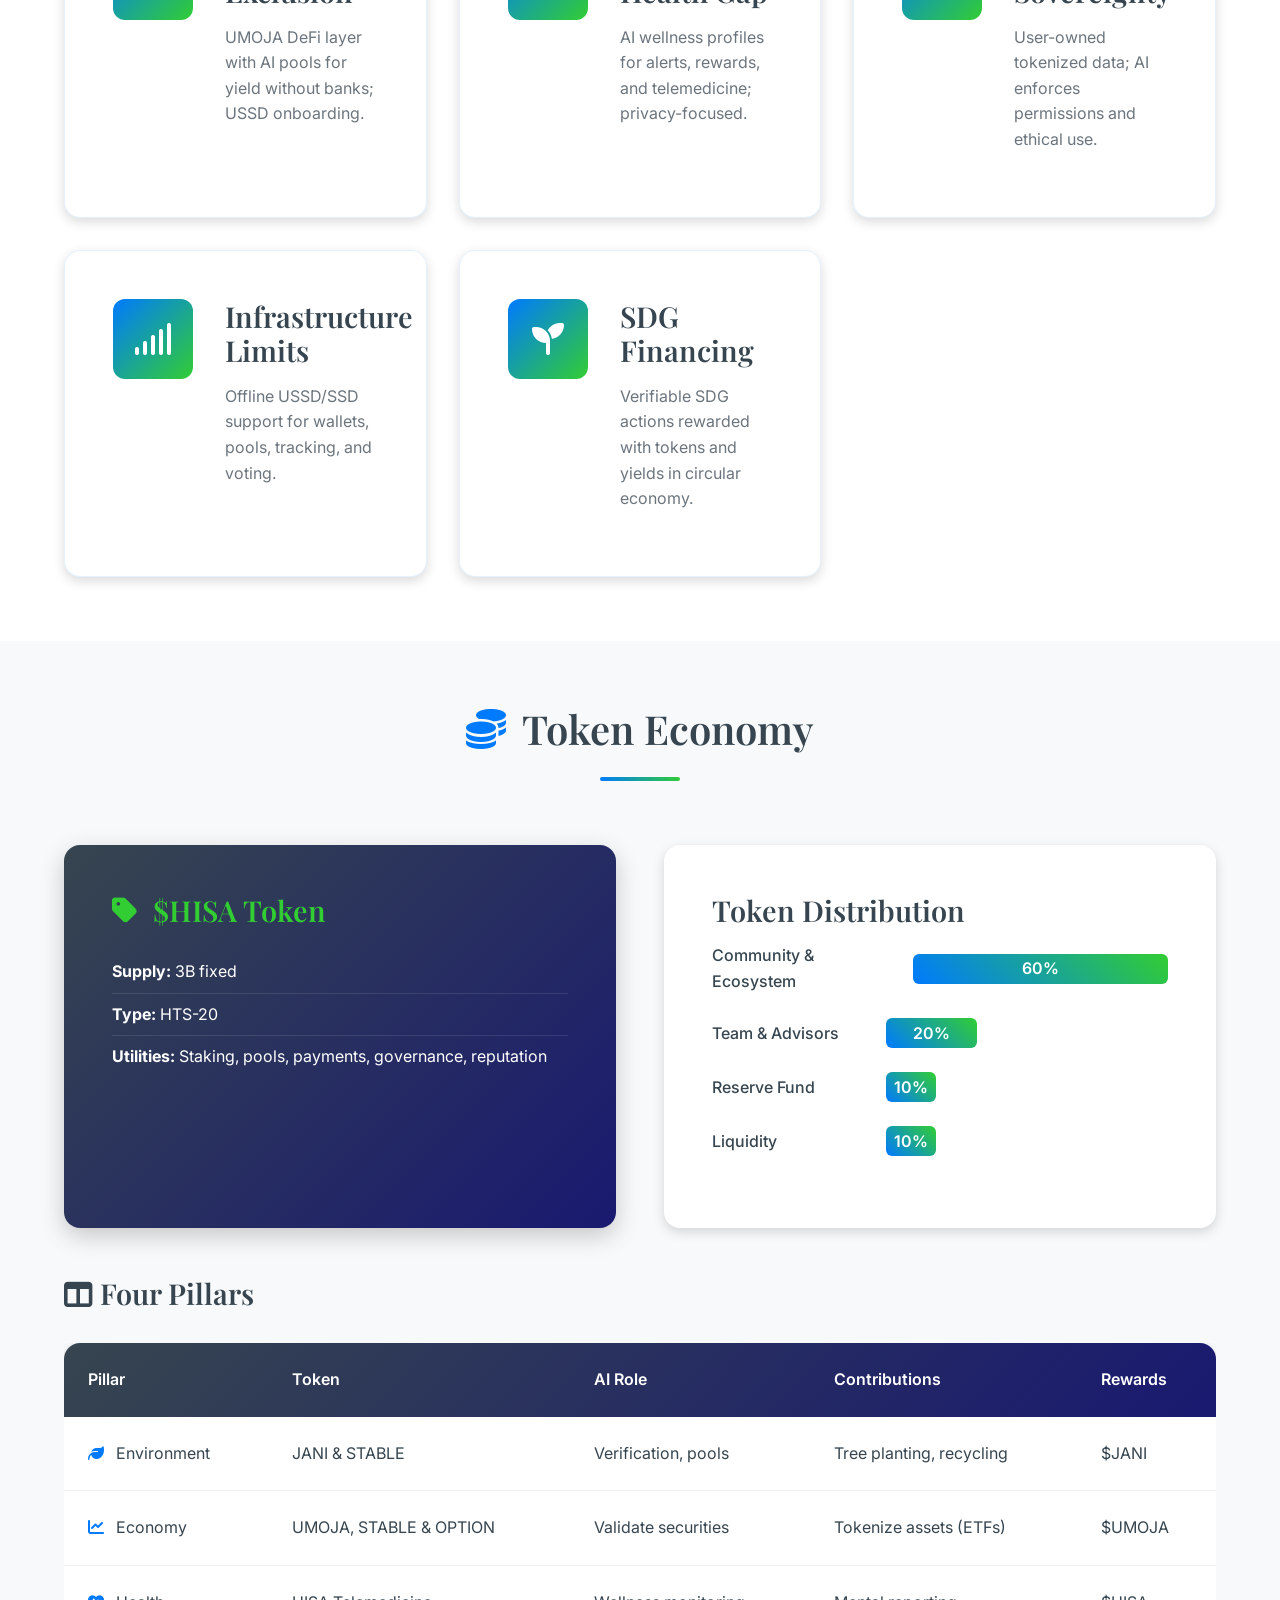
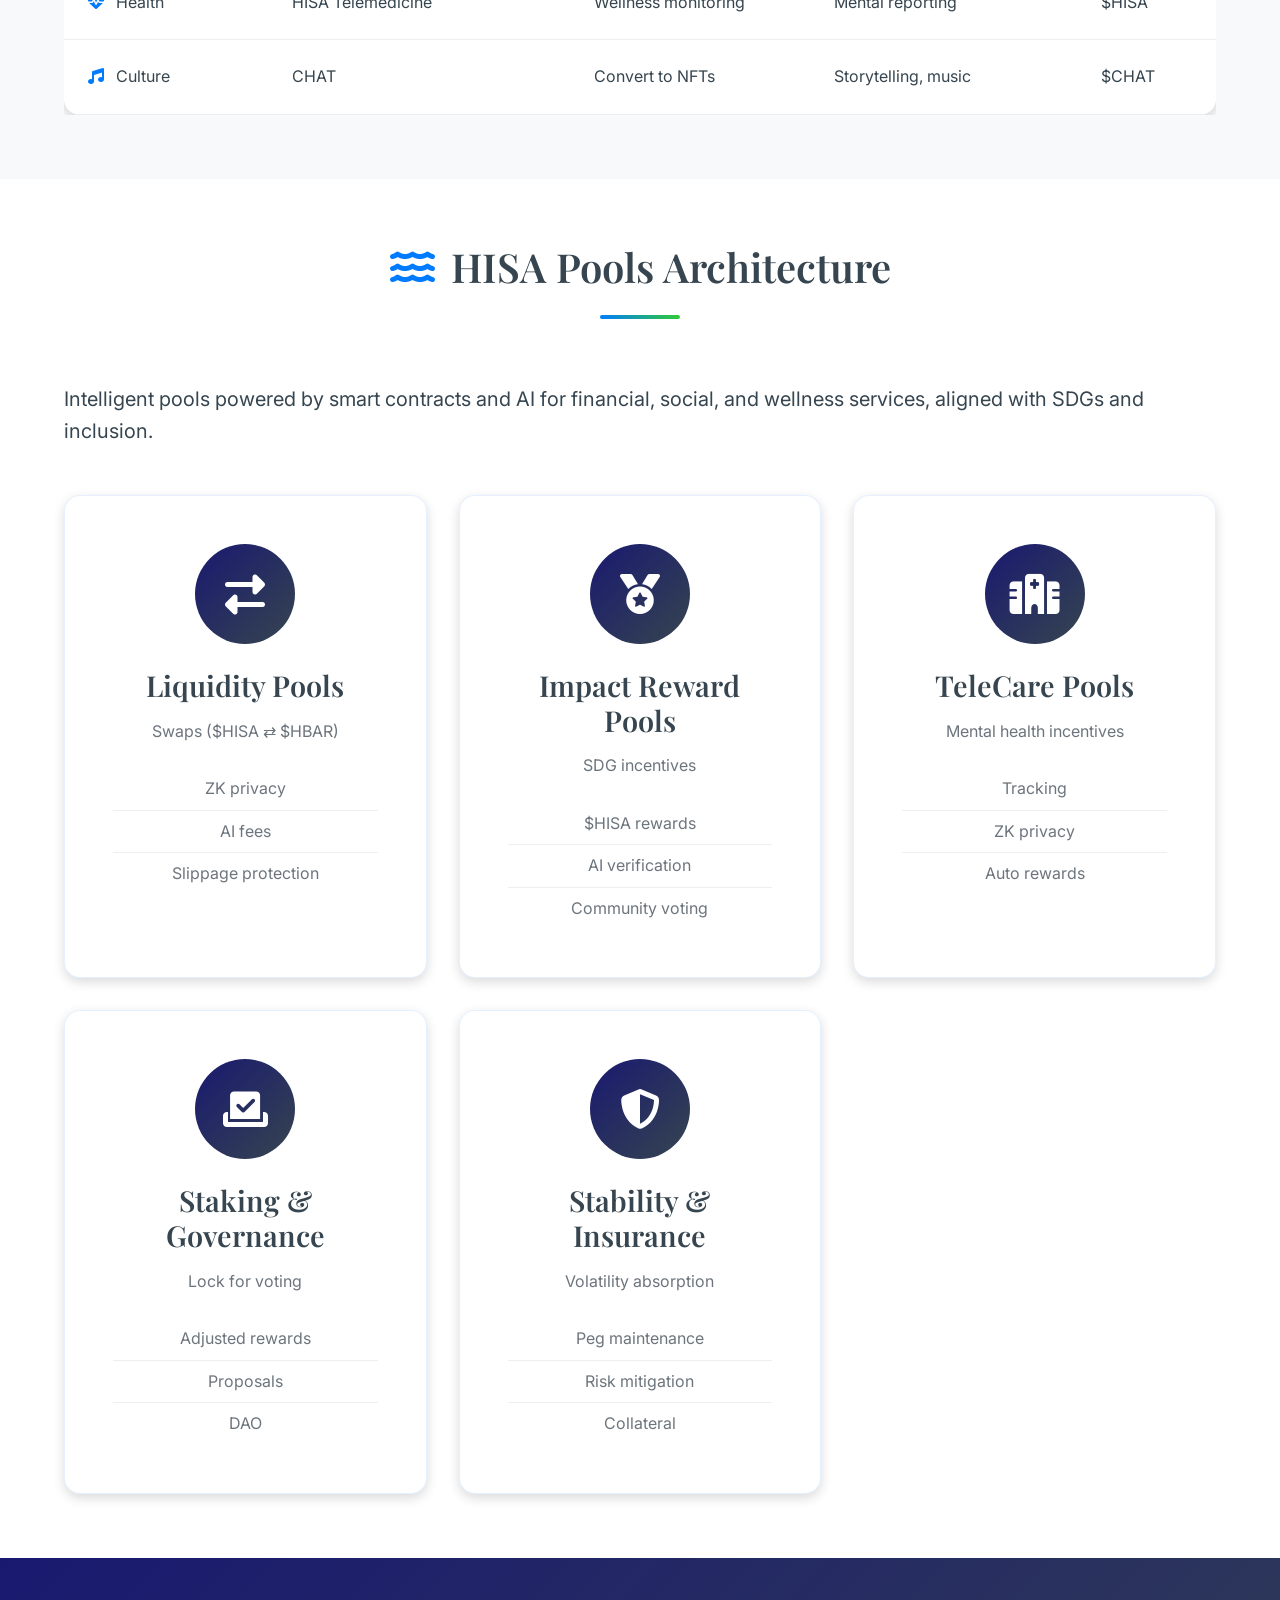
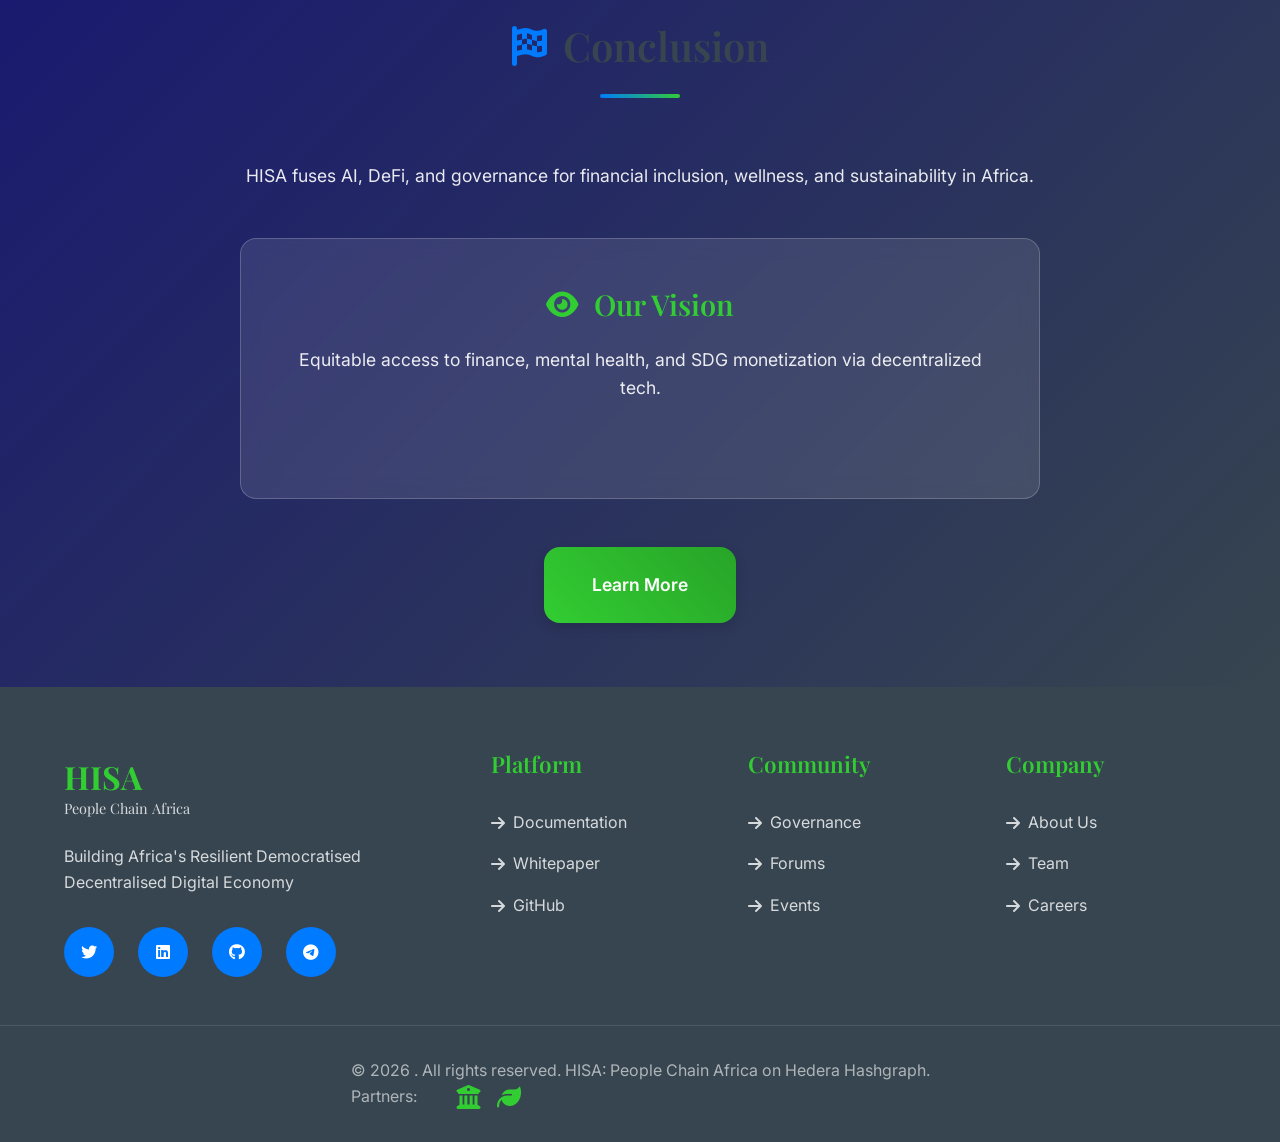
<file: front end/HISA-PPLES-CHAIN-DAPP/pages/Hisa.html>
<!DOCTYPE html>
<html lang="en">
<head>
    <meta charset="UTF-8">
    <meta name="viewport" content="width=device-width, initial-scale=1.0">
    <title>HISA: People Chain Africa - Africa's Resilient Digital Economy</title>
    <link rel="stylesheet" href="../assets/css/Hisa.css">
    <link rel="stylesheet" href="https://cdnjs.cloudflare.com/ajax/libs/font-awesome/6.4.0/css/all.min.css">
    <link href="https://fonts.googleapis.com/css2?family=Inter:wght@300;400;500;600;700&family=Playfair+Display:wght@400;500;700&display=swap" rel="stylesheet">
</head>
<body>
    <!-- Header Section -->
    <header>
        <div class="container header-container">
            <div class="logo">
                <span>HISA</span>
                <span class="logo-sub">People Chain Africa</span>
            </div>
            <nav>
                <ul>
                    <li><a href="#summary"><i class="fas fa-home"></i> Summary</a></li>
                    <li><a href="#problems"><i class="fas fa-exclamation-triangle"></i> Problems</a></li>
                    <li><a href="#solutions"><i class="fas fa-lightbulb"></i> Solutions</a></li>
                    <li><a href="#tokenomics"><i class="fas fa-coins"></i> Tokenomics</a></li>
                    <li><a href="#pools"><i class="fas fa-water"></i> HISA Pools</a></li>
                    <li><a href="#conclusion"><i class="fas fa-flag-checkered"></i> Conclusion</a></li>
                </ul>
            </nav>
            <div class="mobile-toggle">
                <i class="fas fa-bars"></i>
            </div>
        </div>
    </header>

    <!-- Hero Section -->
    <section class="hero">
        <div class="container hero-content">
            <div class="hero-text">
                <h1>HISA People Chain Africa</h1>
                <p class="subtitle">Africa's Resilient Democratised Decentralised Digital Economy</p>
                <p class="hero-description">Transforming real-world value into liquid digital assets via agentic AI, smart contracts, and Hedera ledger.</p>
                <a href="#solutions" class="cta-button">Explore Solutions</a>
            </div>
            <div class="hero-stats">
                <div class="stat">
                    <div class="stat-value">57%</div>
                    <div class="stat-label">Financial Exclusion</div>
                </div>
                <div class="stat">
                    <div class="stat-value">3B+</div>
                    <div class="stat-label">Tokens</div>
                </div>
                <div class="stat">
                    <div class="stat-value">4</div>
                    <div class="stat-label">Core Pillars</div>
                </div>
            </div>
        </div>
    </section>

    <!-- Summary Section -->
    <section id="summary" class="section summary">
        <div class="container">
            <div class="section-header">
                <h2><i class="fas fa-file-alt"></i> Executive Summary & Core Mission</h2>
                <div class="divider"></div>
            </div>
            <p class="lead">HISA is a decentralized, AI-powered ecosystem for Africa's SDGs, focusing on mental health, conservation, data rights, and financial inclusion. Built on Hedera, it uses agentic AI, smart contracts, and liquidity pools for passive income, wellness resources, and tokenizing contributions. Supports online/offline access for 350M feature phone users, with privacy-preserving tech and community governance.</p>
            
            <div class="mission-statement">
                <h3><i class="fas fa-bullseye"></i> Core Mission</h3>
                <blockquote>"Unlock Africa's prosperity by tokenizing real-world value into accessible digital assets via AI, smart contracts, and Hedera."</blockquote>
            </div>
            
            <div class="features-grid">
                <div class="feature">
                    <i class="fas fa-brain"></i>
                    <h4>Mental Health Focus</h4>
                    <p>AI wellness profiles and awareness</p>
                </div>
                <div class="feature">
                    <i class="fas fa-tree"></i>
                    <h4>Conservation</h4>
                    <p>Tokenized environmental efforts</p>
                </div>
                <div class="feature">
                    <i class="fas fa-shield-alt"></i>
                    <h4>Data Rights</h4>
                    <p>User-controlled data monetization</p>
                </div>
                <div class="feature">
                    <i class="fas fa-hand-holding-usd"></i>
                    <h4>Financial Inclusion</h4>
                    <p>Equitable finance for all</p>
                </div>
            </div>
        </div>
    </section>

    <!-- Problems Section -->
    <section id="problems" class="section problems">
        <div class="container">
            <div class="section-header">
                <h2><i class="fas fa-exclamation-circle"></i> Problem Statement</h2>
                <div class="divider"></div>
            </div>
            <p class="lead">Africa faces barriers in financial inclusion, mental health, data control, infrastructure, and SDG funding:</p>
            
            <div class="problems-grid">
                <div class="problem-card">
                    <i class="fas fa-university"></i>
                    <h3>Financial Exclusion</h3>
                    <p>57% lack formal services.</p>
                </div>
                <div class="problem-card">
                    <i class="fas fa-heartbeat"></i>
                    <h3>Mental Health Gap</h3>
                    <p>Limited resources, high stigma.</p>
                </div>
                <div class="problem-card">
                    <i class="fas fa-database"></i>
                    <h3>Data Sovereignty</h3>
                    <p>No control over data monetization.</p>
                </div>
                <div class="problem-card">
                    <i class="fas fa-wifi"></i>
                    <h3>Infrastructure Limits</h3>
                    <p>Poor internet restricts participation.</p>
                </div>
                <div class="problem-card">
                    <i class="fas fa-globe-africa"></i>
                    <h3>SDG Financing</h3>
                    <p>Lack of incentives for activities.</p>
                </div>
            </div>
        </div>
    </section>

    <!-- Solutions Section -->
    <section id="solutions" class="section solutions">
        <div class="container">
            <div class="section-header">
                <h2><i class="fas fa-lightbulb"></i> Solutions Architecture</h2>
                <div class="divider"></div>
            </div>
            
            <div class="solutions-grid">
                <div class="solution-card">
                    <div class="solution-icon">
                        <i class="fas fa-wallet"></i>
                    </div>
                    <div class="solution-content">
                        <h3>Financial Exclusion</h3>
                        <p>UMOJA DeFi layer with AI pools for yield without banks; USSD onboarding.</p>
                    </div>
                </div>
                
                <div class="solution-card">
                    <div class="solution-icon">
                        <i class="fas fa-brain"></i>
                    </div>
                    <div class="solution-content">
                        <h3>Mental Health Gap</h3>
                        <p>AI wellness profiles for alerts, rewards, and telemedicine; privacy-focused.</p>
                    </div>
                </div>
                
                <div class="solution-card">
                    <div class="solution-icon">
                        <i class="fas fa-user-shield"></i>
                    </div>
                    <div class="solution-content">
                        <h3>Data Sovereignty</h3>
                        <p>User-owned tokenized data; AI enforces permissions and ethical use.</p>
                    </div>
                </div>
                
                <div class="solution-card">
                    <div class="solution-icon">
                        <i class="fas fa-signal"></i>
                    </div>
                    <div class="solution-content">
                        <h3>Infrastructure Limits</h3>
                        <p>Offline USSD/SSD support for wallets, pools, tracking, and voting.</p>
                    </div>
                </div>
                
                <div class="solution-card">
                    <div class="solution-icon">
                        <i class="fas fa-seedling"></i>
                    </div>
                    <div class="solution-content">
                        <h3>SDG Financing</h3>
                        <p>Verifiable SDG actions rewarded with tokens and yields in circular economy.</p>
                    </div>
                </div>
            </div>
        </div>
    </section>

    <!-- Tokenomics Section -->
    <section id="tokenomics" class="section tokenomics">
        <div class="container">
            <div class="section-header">
                <h2><i class="fas fa-coins"></i> Token Economy</h2>
                <div class="divider"></div>
            </div>
            
            <div class="token-overview">
                <div class="token-card">
                    <h3><i class="fas fa-tag"></i> $HISA Token</h3>
                    <ul>
                        <li><strong>Supply:</strong> 3B fixed</li>
                        <li><strong>Type:</strong> HTS-20</li>
                        <li><strong>Utilities:</strong> Staking, pools, payments, governance, reputation</li>
                    </ul>
                </div>
                
                <div class="distribution-chart">
                    <h3>Token Distribution</h3>
                    <div class="distribution-item">
                        <div class="dist-label">Community & Ecosystem</div>
                        <div class="dist-bar" style="width: 60%">60%</div>
                    </div>
                    <div class="distribution-item">
                        <div class="dist-label">Team & Advisors</div>
                        <div class="dist-bar" style="width: 20%">20%</div>
                    </div>
                    <div class="distribution-item">
                        <div class="dist-label">Reserve Fund</div>
                        <div class="dist-bar" style="width: 10%">10%</div>
                    </div>
                    <div class="distribution-item">
                        <div class="dist-label">Liquidity</div>
                        <div class="dist-bar" style="width: 10%">10%</div>
                    </div>
                </div>
            </div>
            
            <div class="pillars-section">
                <h3><i class="fas fa-columns"></i> Four Pillars</h3>
                <div class="table-container">
                    <table>
                        <thead>
                            <tr>
                                <th>Pillar</th>
                                <th>Token</th>
                                <th>AI Role</th>
                                <th>Contributions</th>
                                <th>Rewards</th>
                            </tr>
                        </thead>
                        <tbody>
                            <tr>
                                <td><i class="fas fa-leaf"></i> Environment</td>
                                <td>JANI & STABLE</td>
                                <td>Verification, pools</td>
                                <td>Tree planting, recycling</td>
                                <td>$JANI</td>
                            </tr>
                            <tr>
                                <td><i class="fas fa-chart-line"></i> Economy</td>
                                <td>UMOJA, STABLE & OPTION</td>
                                <td>Validate securities</td>
                                <td>Tokenize assets (ETFs)</td>
                                <td>$UMOJA</td>
                            </tr>
                            <tr>
                                <td><i class="fas fa-heartbeat"></i> Health</td>
                                <td>HISA Telemedicine</td>
                                <td>Wellness monitoring</td>
                                <td>Mental reporting</td>
                                <td>$HISA</td>
                            </tr>
                            <tr>
                                <td><i class="fas fa-music"></i> Culture</td>
                                <td>CHAT</td>
                                <td>Convert to NFTs</td>
                                <td>Storytelling, music</td>
                                <td>$CHAT</td>
                            </tr>
                        </tbody>
                    </table>
                </div>
            </div>
        </div>
    </section>

    <!-- Pools Section -->
    <section id="pools" class="section pools">
        <div class="container">
            <div class="section-header">
                <h2><i class="fas fa-water"></i> HISA Pools Architecture</h2>
                <div class="divider"></div>
            </div>
            
            <p class="lead">Intelligent pools powered by smart contracts and AI for financial, social, and wellness services, aligned with SDGs and inclusion.</p>
            
            <div class="pools-grid">
                <div class="pool-card">
                    <div class="pool-icon">
                        <i class="fas fa-exchange-alt"></i>
                    </div>
                    <h3>Liquidity Pools</h3>
                    <p>Swaps ($HISA ⇄ $HBAR)</p>
                    <ul>
                        <li>ZK privacy</li>
                        <li>AI fees</li>
                        <li>Slippage protection</li>
                    </ul>
                </div>
                
                <div class="pool-card">
                    <div class="pool-icon">
                        <i class="fas fa-medal"></i>
                    </div>
                    <h3>Impact Reward Pools</h3>
                    <p>SDG incentives</p>
                    <ul>
                        <li>$HISA rewards</li>
                        <li>AI verification</li>
                        <li>Community voting</li>
                    </ul>
                </div>
                
                <div class="pool-card">
                    <div class="pool-icon">
                        <i class="fas fa-hospital"></i>
                    </div>
                    <h3>TeleCare Pools</h3>
                    <p>Mental health incentives</p>
                    <ul>
                        <li>Tracking</li>
                        <li>ZK privacy</li>
                        <li>Auto rewards</li>
                    </ul>
                </div>
                
                <div class="pool-card">
                    <div class="pool-icon">
                        <i class="fas fa-vote-yea"></i>
                    </div>
                    <h3>Staking & Governance</h3>
                    <p>Lock for voting</p>
                    <ul>
                        <li>Adjusted rewards</li>
                        <li>Proposals</li>
                        <li>DAO</li>
                    </ul>
                </div>
                
                <div class="pool-card">
                    <div class="pool-icon">
                        <i class="fas fa-shield-alt"></i>
                    </div>
                    <h3>Stability & Insurance</h3>
                    <p>Volatility absorption</p>
                    <ul>
                        <li>Peg maintenance</li>
                        <li>Risk mitigation</li>
                        <li>Collateral</li>
                    </ul>
                </div>
            </div>
        </div>
    </section>

    <!-- Conclusion Section -->
    <section id="conclusion" class="section conclusion">
        <div class="container">
            <div class="section-header">
                <h2><i class="fas fa-flag-checkered"></i> Conclusion</h2>
                <div class="divider"></div>
            </div>
            
            <div class="conclusion-content">
                <p>HISA fuses AI, DeFi, and governance for financial inclusion, wellness, and sustainability in Africa.</p>
                
                <div class="vision">
                    <h3><i class="fas fa-eye"></i> Our Vision</h3>
                    <p>Equitable access to finance, mental health, and SDG monetization via decentralized tech.</p>
                </div>
                
                <a href="#summary" class="cta-button">Learn More</a>
            </div>
        </div>
    </section>

    <!-- Footer -->
    <footer>
        <div class="container footer-container">
            <div class="footer-brand">
                <div class="logo">
                    <span>HISA</span>
                    <span class="logo-sub">People Chain Africa</span>
                </div>
                <p>Building Africa's Resilient Democratised Decentralised Digital Economy</p>
                <div class="social-links">
                    <a href="#"><i class="fab fa-twitter"></i></a>
                    <a href="#"><i class="fab fa-linkedin"></i></a>
                    <a href="#"><i class="fab fa-github"></i></a>
                    <a href="#"><i class="fab fa-telegram"></i></a>
                </div>
            </div>
            
            <div class="footer-links">
                <div class="link-group">
                    <h4>Platform</h4>
                    <a href="#"><i class="fas fa-arrow-right"></i> Documentation</a>
                    <a href="#"><i class="fas fa-arrow-right"></i> Whitepaper</a>
                    <a href="#"><i class="fas fa-arrow-right"></i> GitHub</a>
                </div>
                
                <div class="link-group">
                    <h4>Community</h4>
                    <a href="#"><i class="fas fa-arrow-right"></i> Governance</a>
                    <a href="#"><i class="fas fa-arrow-right"></i> Forums</a>
                    <a href="#"><i class="fas fa-arrow-right"></i> Events</a>
                </div>
                
                <div class="link-group">
                    <h4>Company</h4>
                    <a href="#"><i class="fas fa-arrow-right"></i> About Us</a>
                    <a href="#"><i class="fas fa-arrow-right"></i> Team</a>
                    <a href="#"><i class="fas fa-arrow-right"></i> Careers</a>
                </div>
            </div>
        </div>
        
        <div class="footer-bottom">
            <div class="container">
                <p>&copy; 2026 . All rights reserved. HISA: People Chain Africa on Hedera Hashgraph.</p>
                <div class="footer-partners">
                    <span>Partners:</span>
                    <div class="partner-logos">
                        <i class="fab fa-hedera"></i>
                        <i class="fas fa-university"></i>
                        <i class="fas fa-leaf"></i>
                    </div>
                </div>
            </div>
        </div>
    </footer>

    <script>
        // Mobile navigation toggle
        document.querySelector('.mobile-toggle').addEventListener('click', function() {
            document.querySelector('nav ul').classList.toggle('show');
        });
        
        // Smooth scrolling
        document.querySelectorAll('a[href^="#"]').forEach(anchor => {
            anchor.addEventListener('click', function(e) {
                e.preventDefault();
                const target = document.querySelector(this.getAttribute('href'));
                if (target) {
                    window.scrollTo({
                        top: target.offsetTop - 80,
                        behavior: 'smooth'
                    });
                    document.querySelector('nav ul').classList.remove('show');
                }
            });
        });
        
        // Header scroll effect
        window.addEventListener('scroll', function() {
            const header = document.querySelector('header');
            if (window.scrollY > 100) {
                header.classList.add('scrolled');
            } else {
                header.classList.remove('scrolled');
            }
        });
    </script>
</body>
</html>
</file>
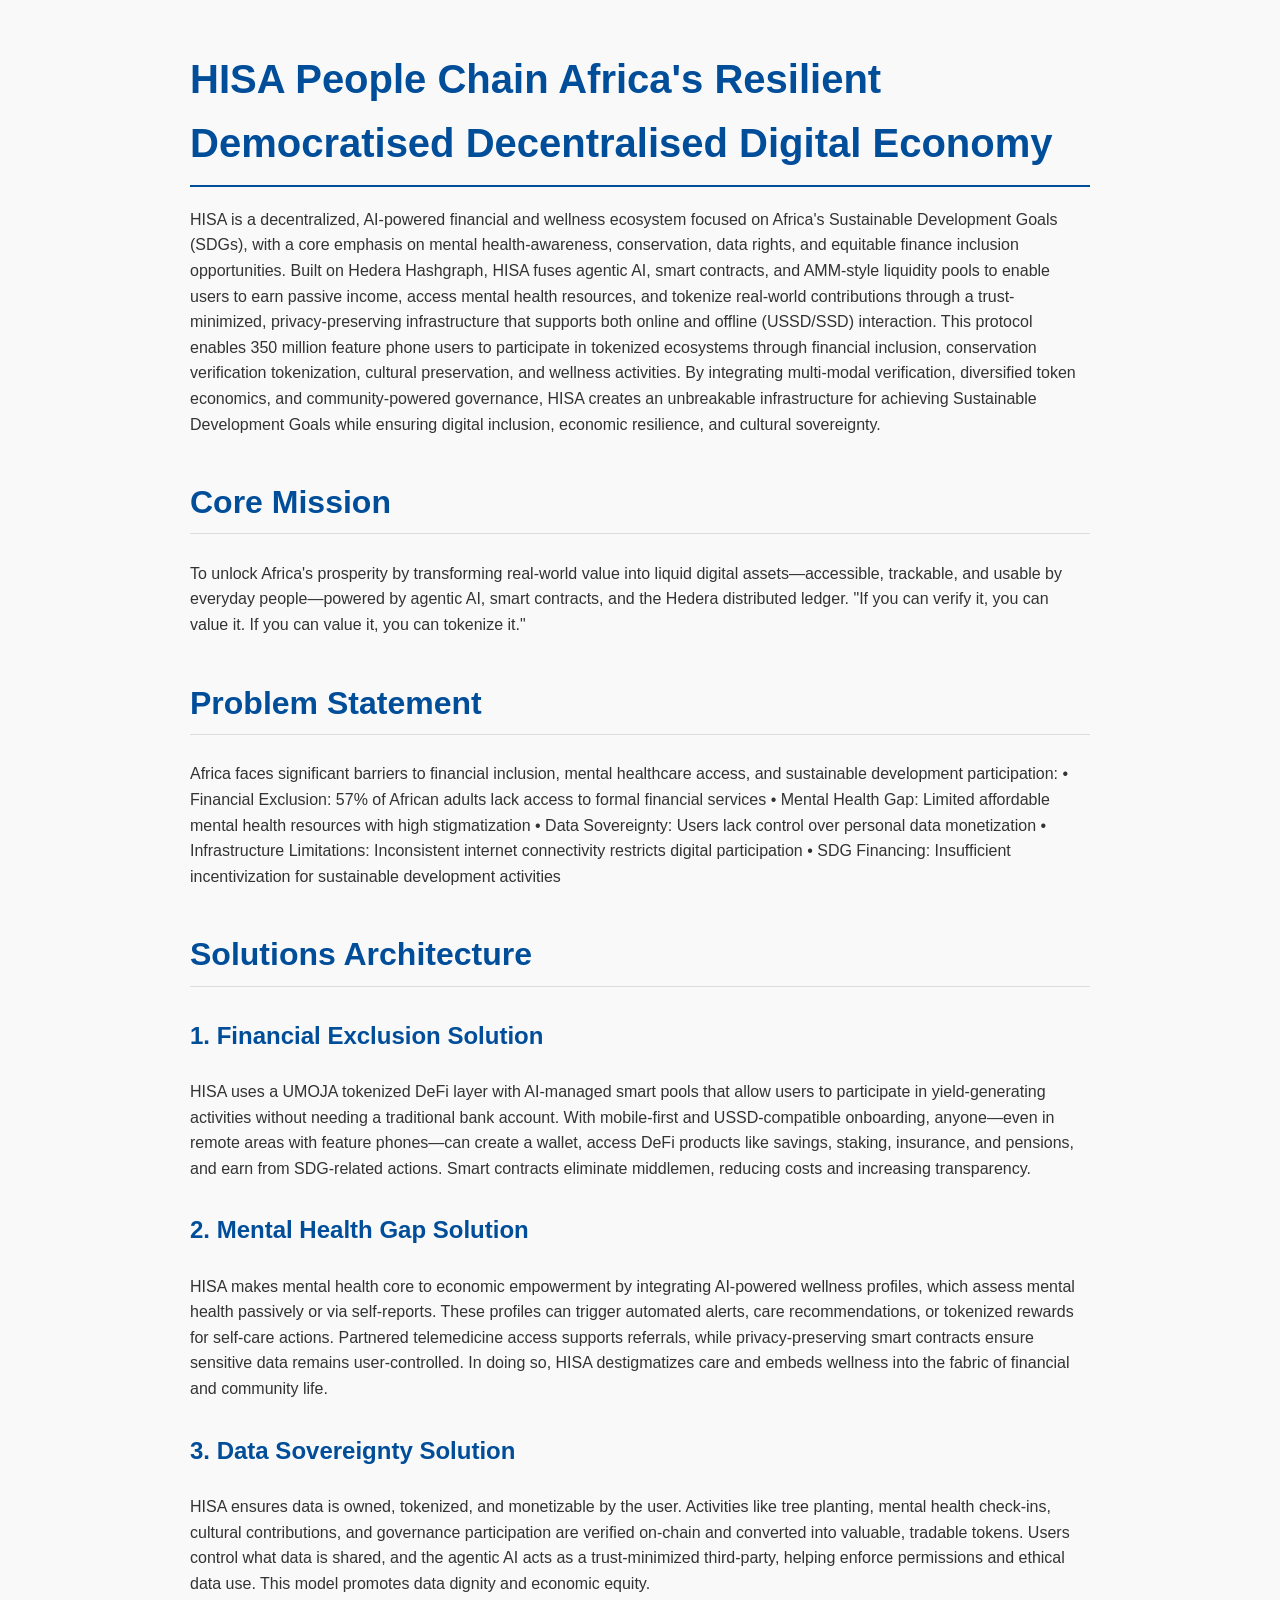
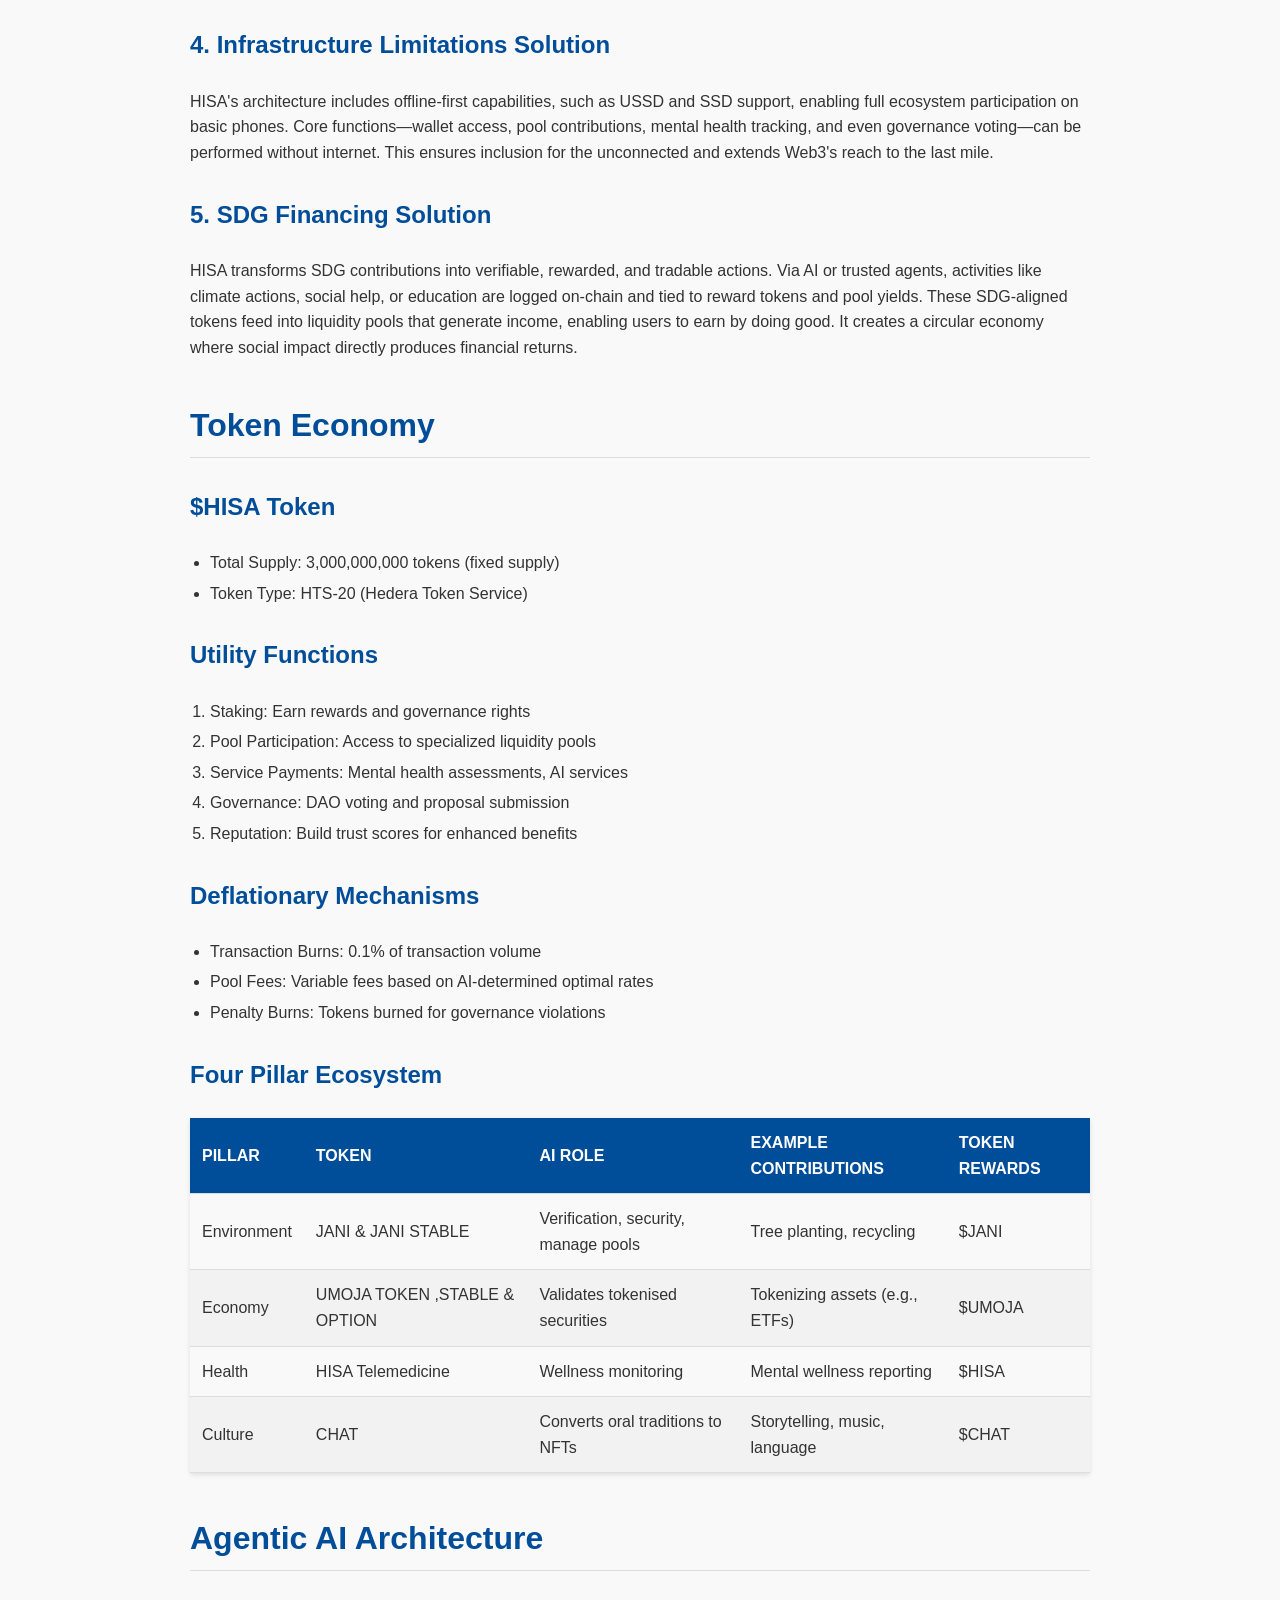
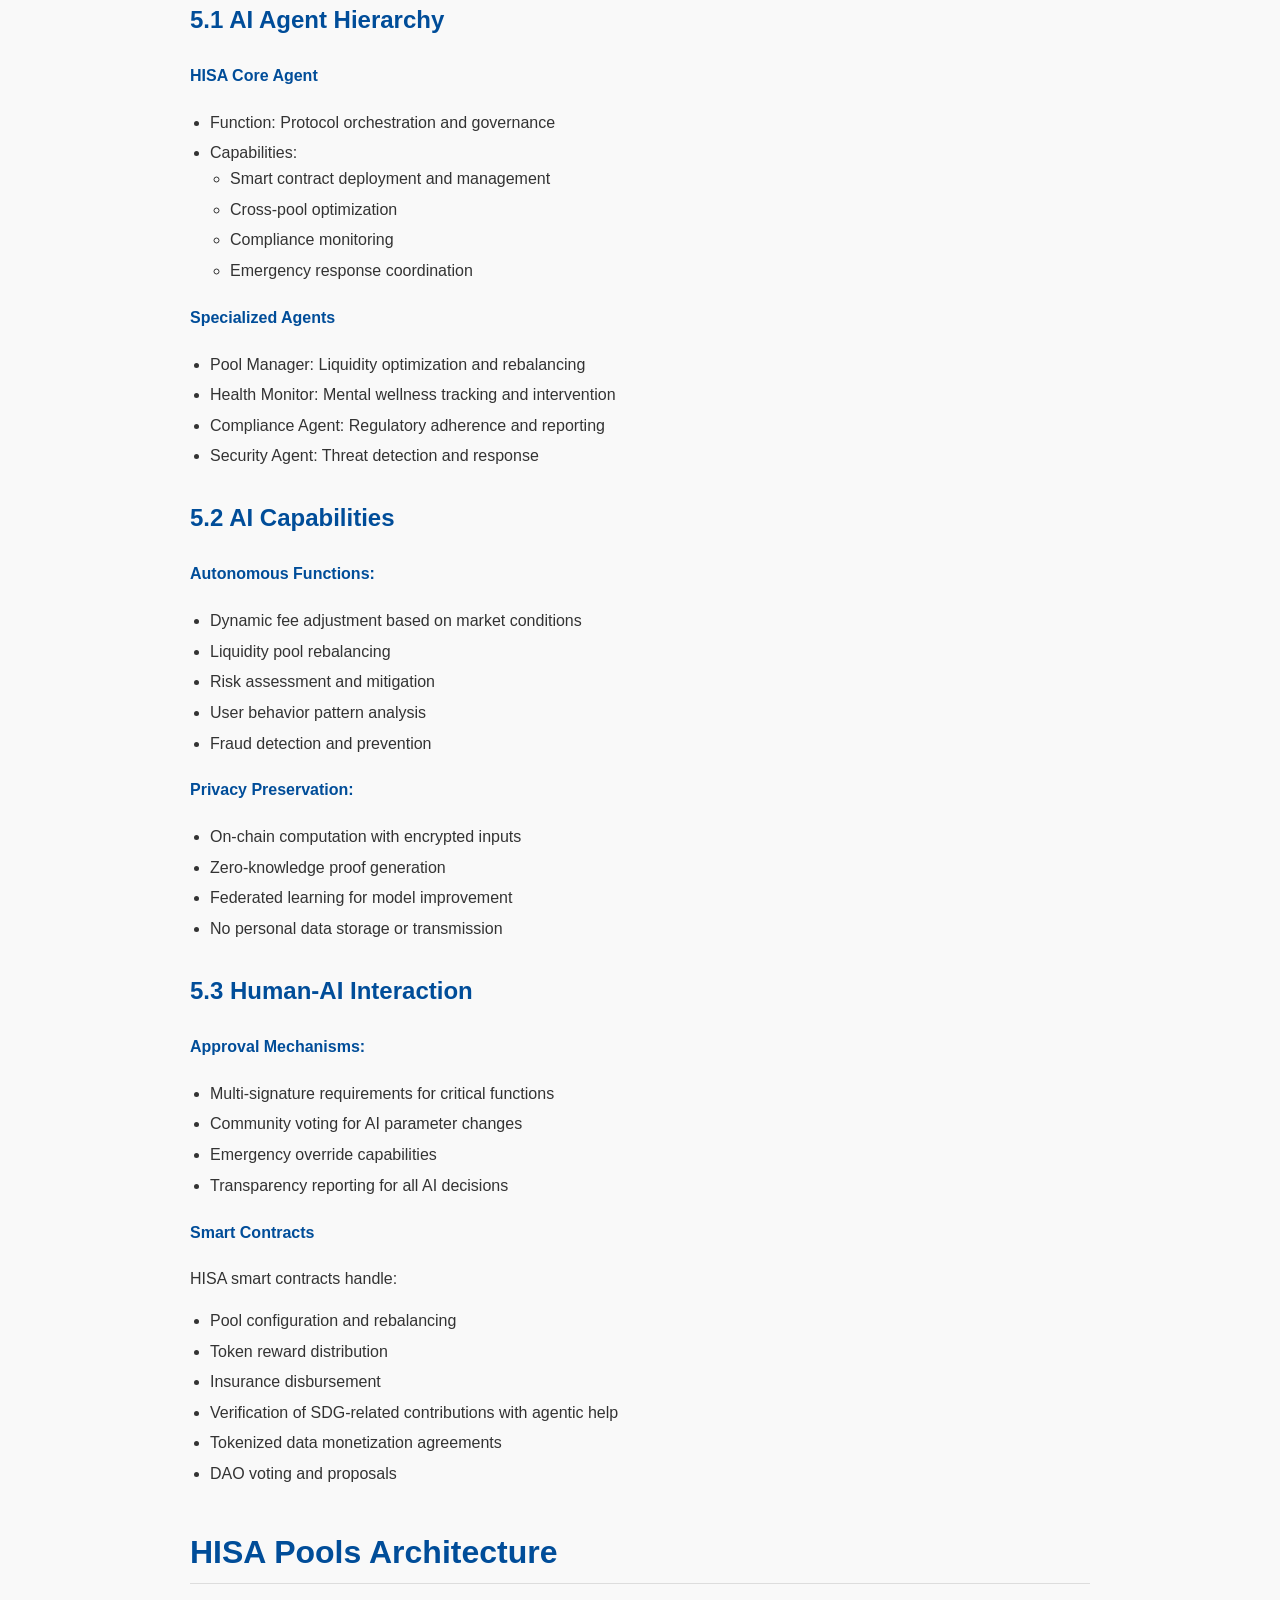
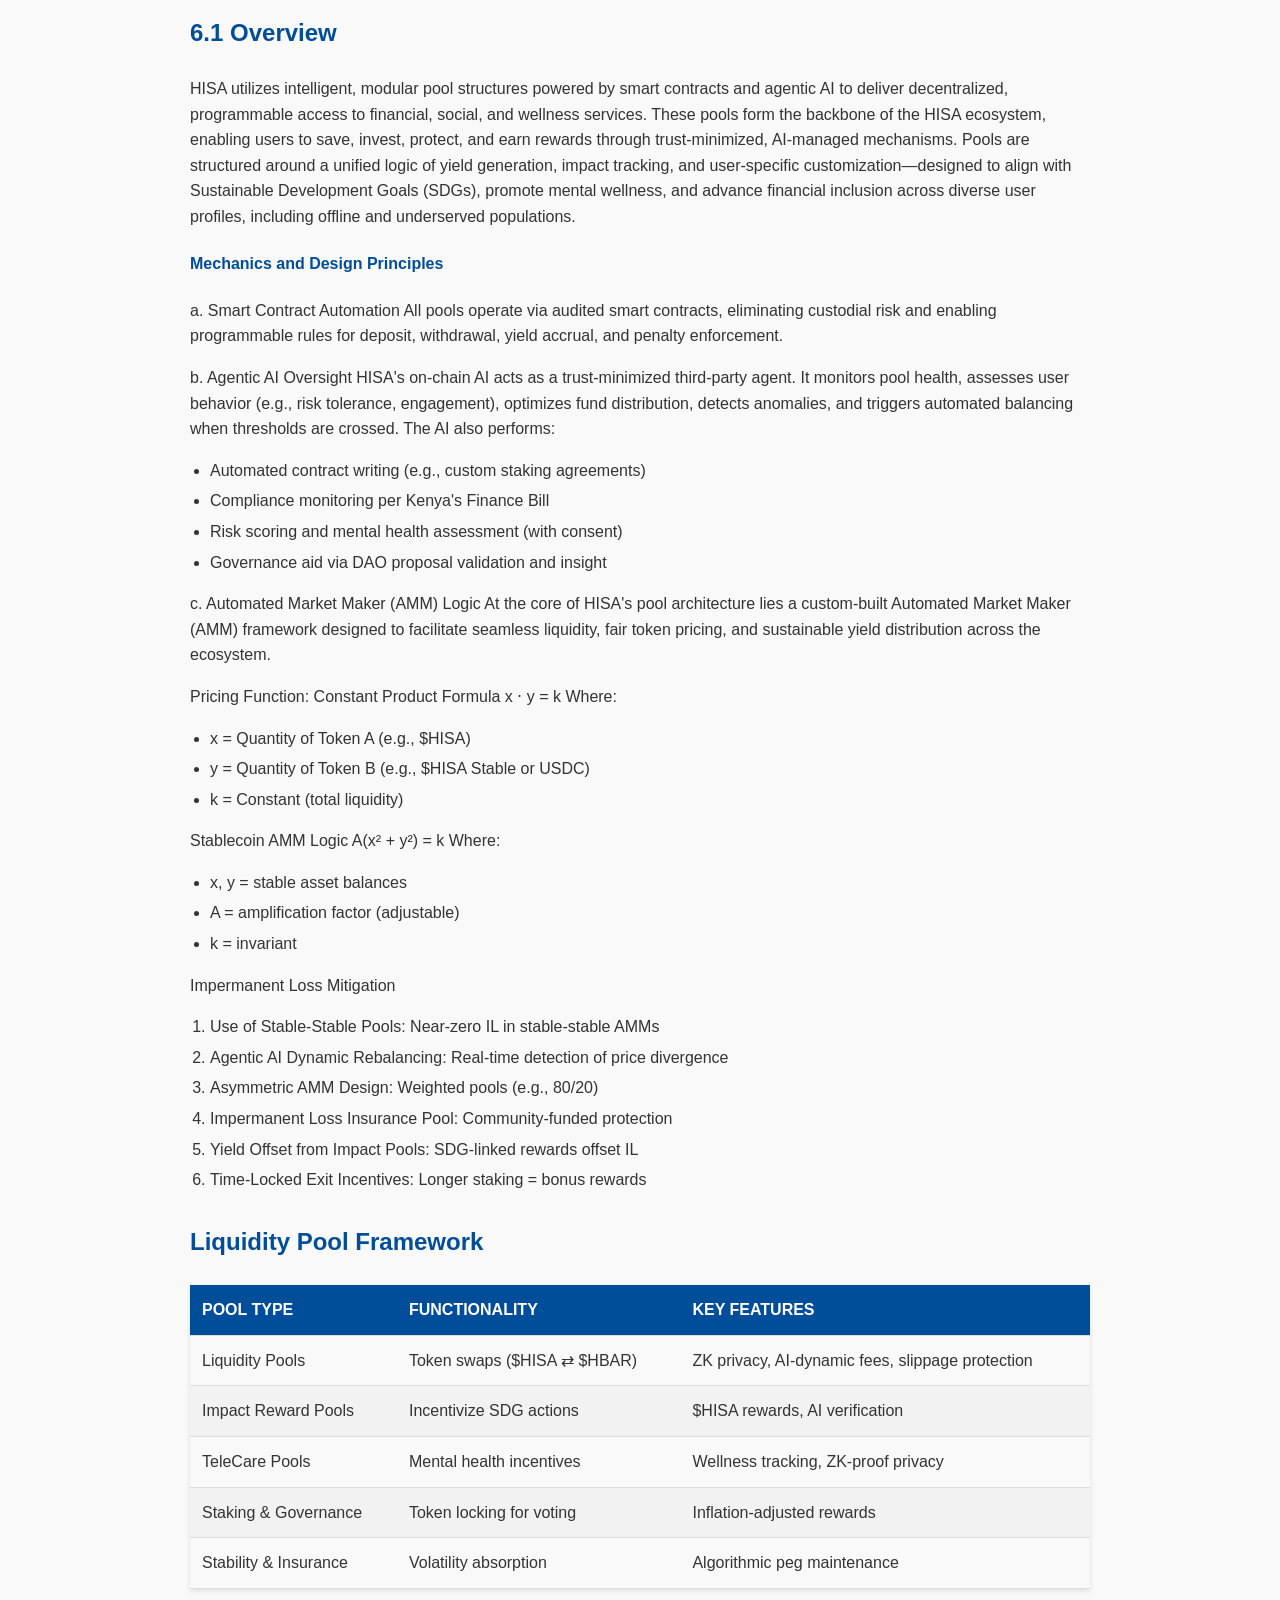
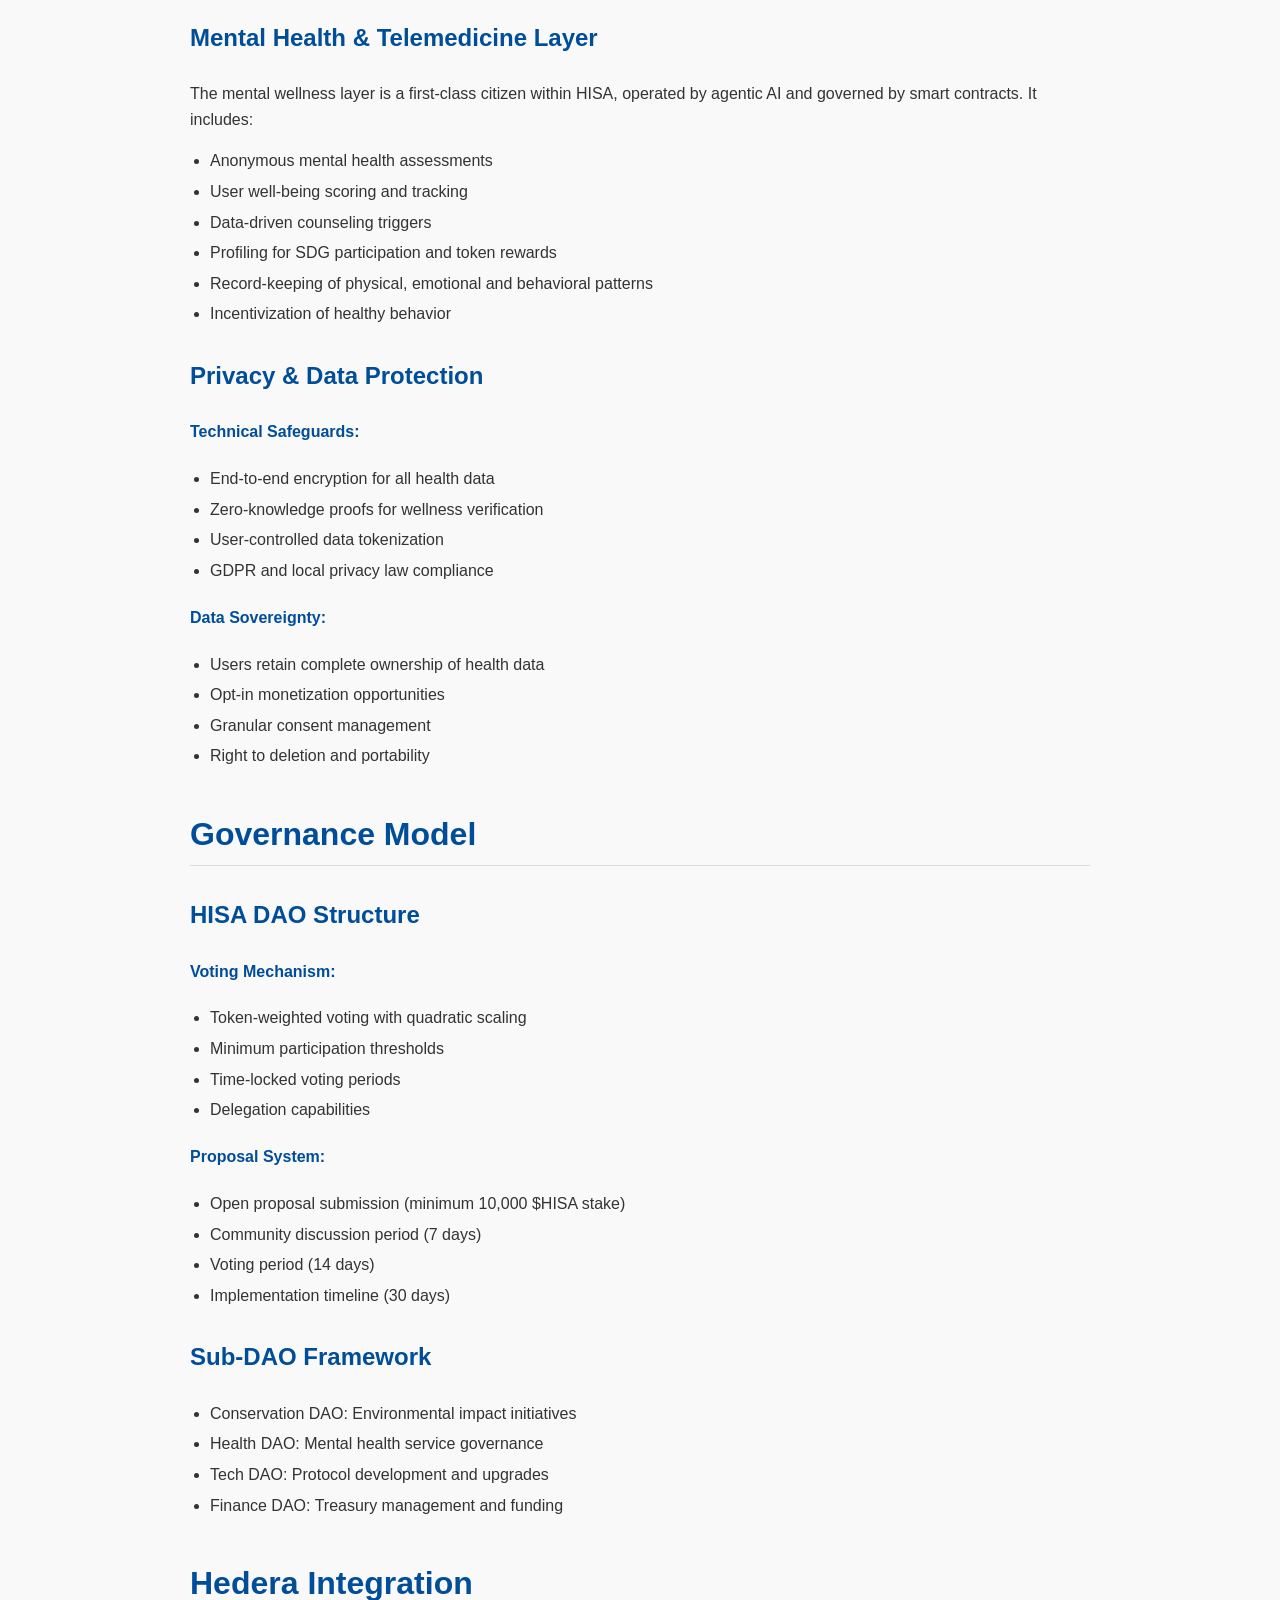
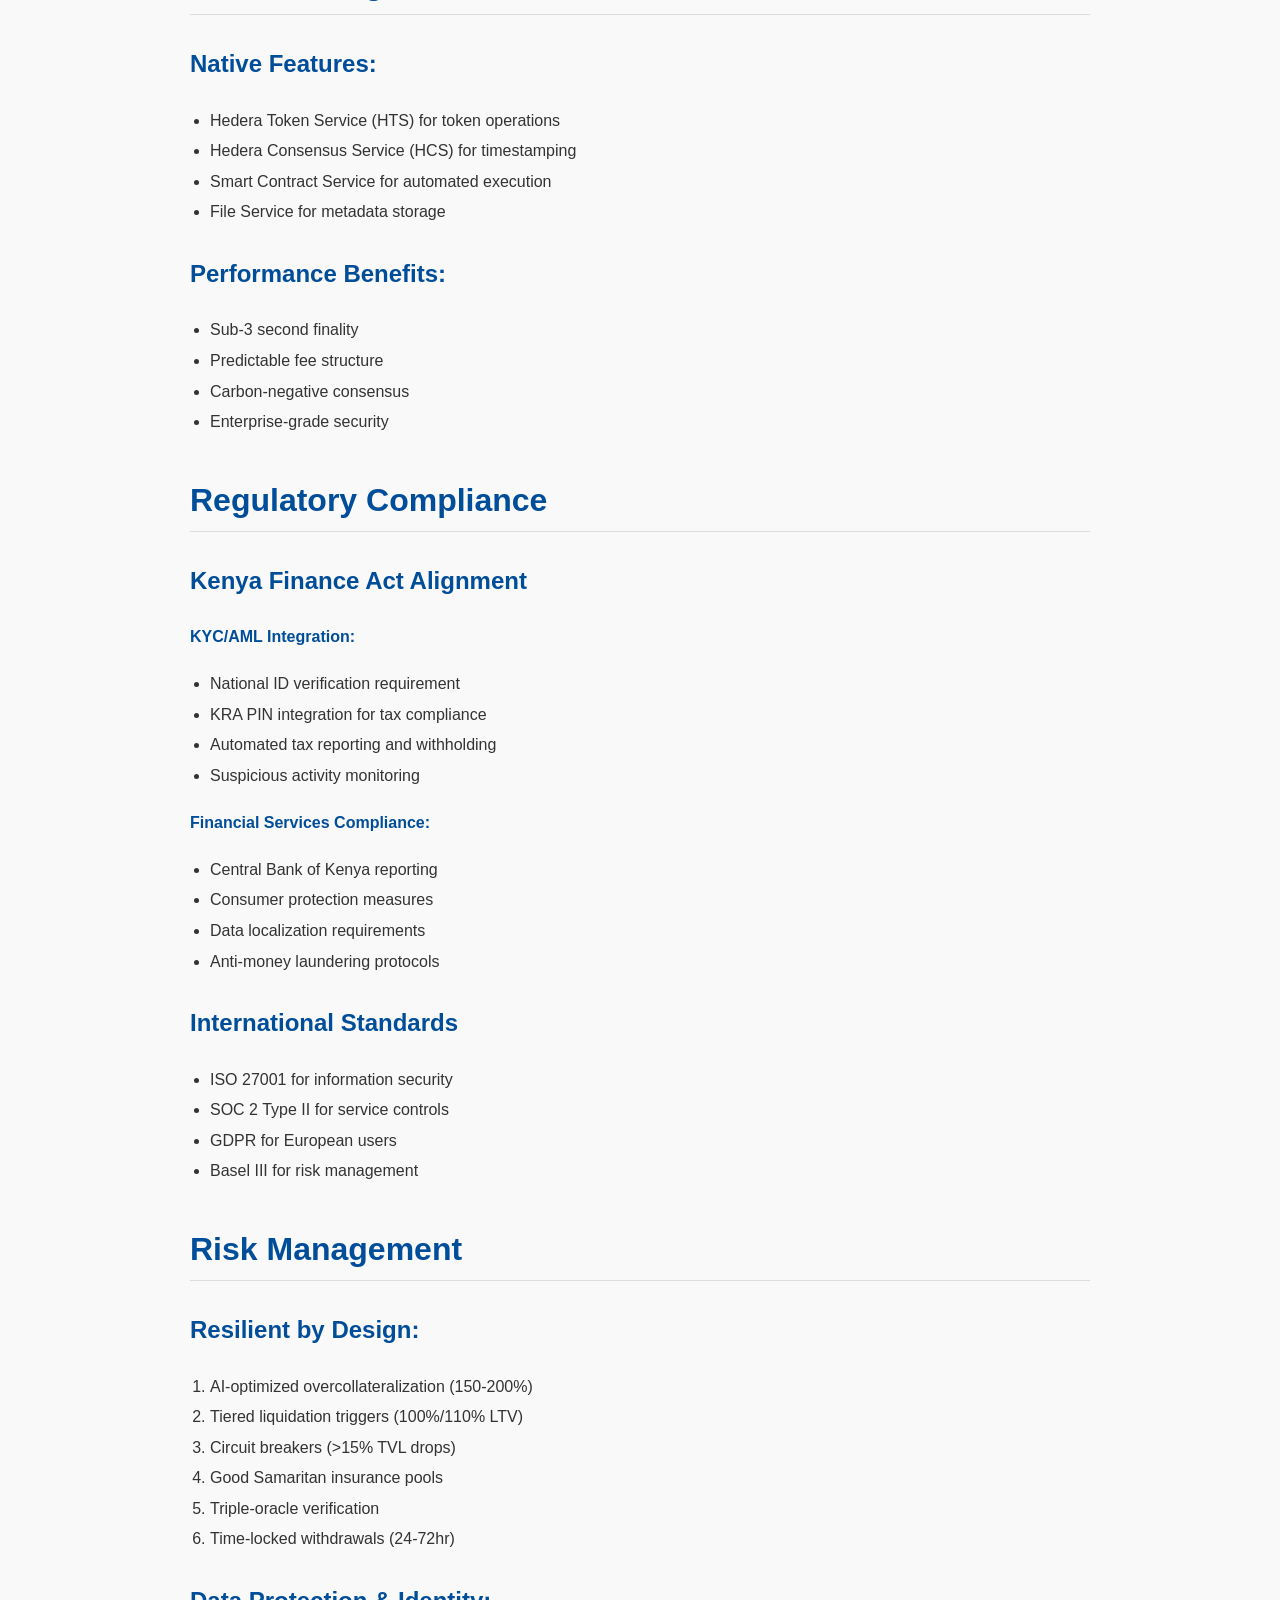
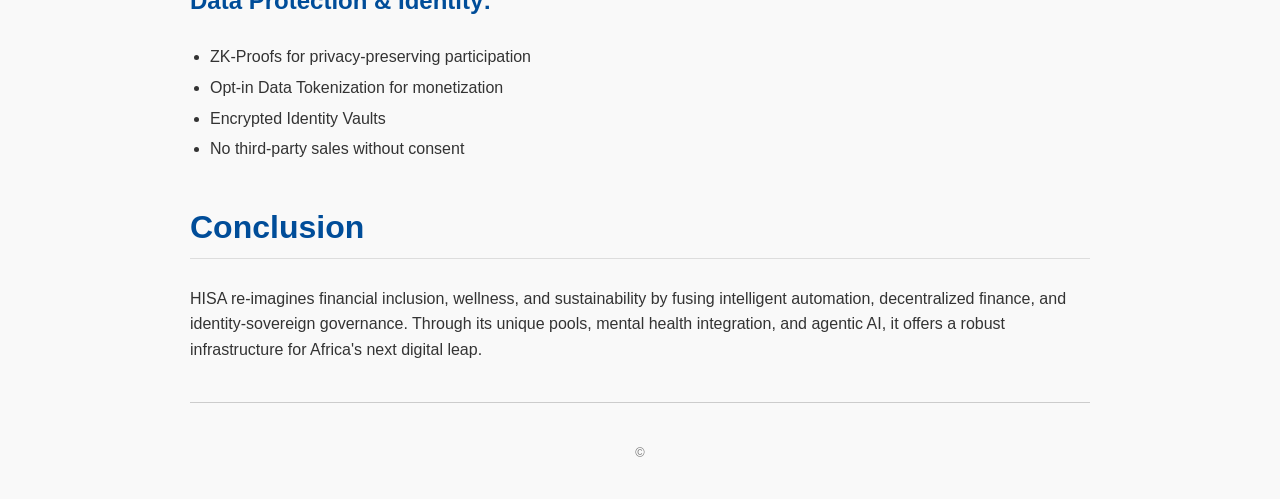
<file: front end/HISA-PPLES-CHAIN-DAPP/pages/hisawpaper.html>
<!DOCTYPE html>
<html>
<head>
<title>HISA People Chain Africa's Resilient Democratised Decentralised Digital Economy</title>
<style>
  body {
    font-family: -apple-system, BlinkMacSystemFont, "Segoe UI", Roboto, Helvetica, Arial, sans-serif;
    line-height: 1.6;
    margin: 0 auto;
    max-width: 900px;
    padding: 20px;
    color: #333;
    background-color: #f9f9f9;
  }
  
  h1, h2, h3, h4 {
    color: #004d99;
    font-weight: 600;
  }
  
  h1 {
    font-size: 2.5em;
    border-bottom: 2px solid #004d99;
    padding-bottom: 10px;
    margin-bottom: 20px;
  }
  
  h2 {
    font-size: 2em;
    margin-top: 40px;
    border-bottom: 1px solid #ddd;
    padding-bottom: 5px;
  }
  
  h3 {
    font-size: 1.5em;
    margin-top: 30px;
  }

  p {
    margin-bottom: 15px;
  }
  
  ul, ol {
    margin-bottom: 15px;
    padding-left: 20px;
  }
  
  li {
    margin-bottom: 5px;
  }
  
  table {
    width: 100%;
    border-collapse: collapse;
    margin-top: 20px;
    margin-bottom: 20px;
    box-shadow: 0 2px 5px rgba(0,0,0,0.1);
  }
  
  th, td {
    padding: 12px;
    text-align: left;
    border-bottom: 1px solid #ddd;
  }
  
  th {
    background-color: #004d99;
    color: white;
    font-weight: bold;
    text-transform: uppercase;
  }
  
  tr:nth-child(even) {
    background-color: #f2f2f2;
  }
  
  tr:hover {
    background-color: #e6f2ff;
  }
  
  hr {
    border: 0;
    height: 1px;
    background: #ccc;
    margin: 40px 0;
  }
  
  .footnote {
    font-size: 0.8em;
    color: #777;
    text-align: center;
    margin-top: 20px;
  }
</style>
</head>
<body>
<h1>HISA People Chain Africa's Resilient Democratised Decentralised Digital Economy</h1>
<p>HISA is a decentralized, AI-powered financial and wellness ecosystem focused on Africa's Sustainable Development Goals (SDGs), with a core emphasis on mental health-awareness, conservation, data rights, and equitable finance inclusion opportunities. Built on Hedera Hashgraph, HISA fuses agentic AI, smart contracts, and AMM-style liquidity pools to enable users to earn passive income, access mental health resources, and tokenize real-world contributions through a trust-minimized, privacy-preserving infrastructure that supports both online and offline (USSD/SSD) interaction. This protocol enables 350 million feature phone users to participate in tokenized ecosystems through financial inclusion, conservation verification tokenization, cultural preservation, and wellness activities. By integrating multi-modal verification, diversified token economics, and community-powered governance, HISA creates an unbreakable infrastructure for achieving Sustainable Development Goals while ensuring digital inclusion, economic resilience, and cultural sovereignty.</p>
<h2>Core Mission</h2>
<p>To unlock Africa's prosperity by transforming real-world value into liquid digital assets—accessible, trackable, and usable by everyday people—powered by agentic AI, smart contracts, and the Hedera distributed ledger.
"If you can verify it, you can value it. If you can value it, you can tokenize it."</p>
<h2>Problem Statement</h2>
<p>Africa faces significant barriers to financial inclusion, mental healthcare access, and sustainable development participation:
• Financial Exclusion: 57% of African adults lack access to formal financial services
• Mental Health Gap: Limited affordable mental health resources with high stigmatization
• Data Sovereignty: Users lack control over personal data monetization
• Infrastructure Limitations: Inconsistent internet connectivity restricts digital participation
• SDG Financing: Insufficient incentivization for sustainable development activities</p>
<h2>Solutions Architecture</h2>
<h3>1. Financial Exclusion Solution</h3>
<p>HISA uses a UMOJA tokenized DeFi layer with AI-managed smart pools that allow users to participate in yield-generating activities without needing a traditional bank account. With mobile-first and USSD-compatible onboarding, anyone—even in remote areas with feature phones—can create a wallet, access DeFi products like savings, staking, insurance, and pensions, and earn from SDG-related actions. Smart contracts eliminate middlemen, reducing costs and increasing transparency.</p>
<h3>2. Mental Health Gap Solution</h3>
<p>HISA makes mental health core to economic empowerment by integrating AI-powered wellness profiles, which assess mental health passively or via self-reports. These profiles can trigger automated alerts, care recommendations, or tokenized rewards for self-care actions. Partnered telemedicine access supports referrals, while privacy-preserving smart contracts ensure sensitive data remains user-controlled. In doing so, HISA destigmatizes care and embeds wellness into the fabric of financial and community life.</p>
<h3>3. Data Sovereignty Solution</h3>
<p>HISA ensures data is owned, tokenized, and monetizable by the user. Activities like tree planting, mental health check-ins, cultural contributions, and governance participation are verified on-chain and converted into valuable, tradable tokens. Users control what data is shared, and the agentic AI acts as a trust-minimized third-party, helping enforce permissions and ethical data use. This model promotes data dignity and economic equity.</p>
<h3>4. Infrastructure Limitations Solution</h3>
<p>HISA's architecture includes offline-first capabilities, such as USSD and SSD support, enabling full ecosystem participation on basic phones. Core functions—wallet access, pool contributions, mental health tracking, and even governance voting—can be performed without internet. This ensures inclusion for the unconnected and extends Web3's reach to the last mile.</p>
<h3>5. SDG Financing Solution</h3>
<p>HISA transforms SDG contributions into verifiable, rewarded, and tradable actions. Via AI or trusted agents, activities like climate actions, social help, or education are logged on-chain and tied to reward tokens and pool yields. These SDG-aligned tokens feed into liquidity pools that generate income, enabling users to earn by doing good. It creates a circular economy where social impact directly produces financial returns.</p>
<h2>Token Economy</h2>
<h3>$HISA Token</h3>
<ul>
<li>Total Supply: 3,000,000,000 tokens (fixed supply)</li>
<li>Token Type: HTS-20 (Hedera Token Service)</li>
</ul>
<h3>Utility Functions</h3>
<ol>
<li>Staking: Earn rewards and governance rights</li>
<li>Pool Participation: Access to specialized liquidity pools</li>
<li>Service Payments: Mental health assessments, AI services</li>
<li>Governance: DAO voting and proposal submission</li>
<li>Reputation: Build trust scores for enhanced benefits</li>
</ol>
<h3>Deflationary Mechanisms</h3>
<ul>
<li>Transaction Burns: 0.1% of transaction volume</li>
<li>Pool Fees: Variable fees based on AI-determined optimal rates</li>
<li>Penalty Burns: Tokens burned for governance violations</li>
</ul>
<h3>Four Pillar Ecosystem</h3>
<table>
<thead>
<tr>
<th>Pillar</th>
<th>Token</th>
<th>AI Role</th>
<th>Example Contributions</th>
<th>Token Rewards</th>
</tr>
</thead>
<tbody>
<tr>
<td>Environment</td>
<td>JANI &amp; JANI STABLE</td>
<td>Verification, security, manage pools</td>
<td>Tree planting, recycling</td>
<td>$JANI</td>
</tr>
<tr>
<td>Economy</td>
<td>UMOJA TOKEN ,STABLE &amp; OPTION</td>
<td>Validates tokenised securities</td>
<td>Tokenizing assets (e.g., ETFs)</td>
<td>$UMOJA</td>
</tr>
<tr>
<td>Health</td>
<td>HISA Telemedicine</td>
<td>Wellness monitoring</td>
<td>Mental wellness reporting</td>
<td>$HISA</td>
</tr>
<tr>
<td>Culture</td>
<td>CHAT</td>
<td>Converts oral traditions to NFTs</td>
<td>Storytelling, music, language</td>
<td>$CHAT</td>
</tr>
</tbody>
</table>
<h2>Agentic AI Architecture</h2>
<h3>5.1 AI Agent Hierarchy</h3>
<h4>HISA Core Agent</h4>
<ul>
<li>Function: Protocol orchestration and governance</li>
<li>Capabilities:
<ul>
<li>Smart contract deployment and management</li>
<li>Cross-pool optimization</li>
<li>Compliance monitoring</li>
<li>Emergency response coordination</li>
</ul>
</li>
</ul>
<h4>Specialized Agents</h4>
<ul>
<li>Pool Manager: Liquidity optimization and rebalancing</li>
<li>Health Monitor: Mental wellness tracking and intervention</li>
<li>Compliance Agent: Regulatory adherence and reporting</li>
<li>Security Agent: Threat detection and response</li>
</ul>
<h3>5.2 AI Capabilities</h3>
<h4>Autonomous Functions:</h4>
<ul>
<li>Dynamic fee adjustment based on market conditions</li>
<li>Liquidity pool rebalancing</li>
<li>Risk assessment and mitigation</li>
<li>User behavior pattern analysis</li>
<li>Fraud detection and prevention</li>
</ul>
<h4>Privacy Preservation:</h4>
<ul>
<li>On-chain computation with encrypted inputs</li>
<li>Zero-knowledge proof generation</li>
<li>Federated learning for model improvement</li>
<li>No personal data storage or transmission</li>
</ul>
<h3>5.3 Human-AI Interaction</h3>
<h4>Approval Mechanisms:</h4>
<ul>
<li>Multi-signature requirements for critical functions</li>
<li>Community voting for AI parameter changes</li>
<li>Emergency override capabilities</li>
<li>Transparency reporting for all AI decisions</li>
</ul>
<h4>Smart Contracts</h4>
<p>HISA smart contracts handle:</p>
<ul>
<li>Pool configuration and rebalancing</li>
<li>Token reward distribution</li>
<li>Insurance disbursement</li>
<li>Verification of SDG-related contributions with agentic help</li>
<li>Tokenized data monetization agreements</li>
<li>DAO voting and proposals</li>
</ul>
<h2>HISA Pools Architecture</h2>
<h3>6.1 Overview</h3>
<p>HISA utilizes intelligent, modular pool structures powered by smart contracts and agentic AI to deliver decentralized, programmable access to financial, social, and wellness services. These pools form the backbone of the HISA ecosystem, enabling users to save, invest, protect, and earn rewards through trust-minimized, AI-managed mechanisms. Pools are structured around a unified logic of yield generation, impact tracking, and user-specific customization—designed to align with Sustainable Development Goals (SDGs), promote mental wellness, and advance financial inclusion across diverse user profiles, including offline and underserved populations.</p>
<h4>Mechanics and Design Principles</h4>
<p>a. Smart Contract Automation
All pools operate via audited smart contracts, eliminating custodial risk and enabling programmable rules for deposit, withdrawal, yield accrual, and penalty enforcement.</p>
<p>b. Agentic AI Oversight
HISA's on-chain AI acts as a trust-minimized third-party agent. It monitors pool health, assesses user behavior (e.g., risk tolerance, engagement), optimizes fund distribution, detects anomalies, and triggers automated balancing when thresholds are crossed. The AI also performs:</p>
<ul>
<li>Automated contract writing (e.g., custom staking agreements)</li>
<li>Compliance monitoring per Kenya's  Finance Bill</li>
<li>Risk scoring and mental health assessment (with consent)</li>
<li>Governance aid via DAO proposal validation and insight</li>
</ul>
<p>c. Automated Market Maker (AMM) Logic
At the core of HISA's pool architecture lies a custom-built Automated Market Maker (AMM) framework designed to facilitate seamless liquidity, fair token pricing, and sustainable yield distribution across the ecosystem.</p>
<p>Pricing Function: Constant Product Formula
x ⋅ y = k
Where:</p>
<ul>
<li>x = Quantity of Token A (e.g., $HISA)</li>
<li>y = Quantity of Token B (e.g., $HISA Stable or USDC)</li>
<li>k = Constant (total liquidity)</li>
</ul>
<p>Stablecoin AMM Logic
A(x² + y²) = k
Where:</p>
<ul>
<li>x, y = stable asset balances</li>
<li>A = amplification factor (adjustable)</li>
<li>k = invariant</li>
</ul>
<p>Impermanent Loss Mitigation</p>
<ol>
<li>Use of Stable-Stable Pools: Near-zero IL in stable-stable AMMs</li>
<li>Agentic AI Dynamic Rebalancing: Real-time detection of price divergence</li>
<li>Asymmetric AMM Design: Weighted pools (e.g., 80/20)</li>
<li>Impermanent Loss Insurance Pool: Community-funded protection</li>
<li>Yield Offset from Impact Pools: SDG-linked rewards offset IL</li>
<li>Time-Locked Exit Incentives: Longer staking = bonus rewards</li>
</ol>
<h3>Liquidity Pool Framework</h3>
<table>
<thead>
<tr>
<th>Pool Type</th>
<th>Functionality</th>
<th>Key Features</th>
</tr>
</thead>
<tbody>
<tr>
<td>Liquidity Pools</td>
<td>Token swaps ($HISA ⇄ $HBAR)</td>
<td>ZK privacy, AI-dynamic fees, slippage protection</td>
</tr>
<tr>
<td>Impact Reward Pools</td>
<td>Incentivize SDG actions</td>
<td>$HISA rewards, AI verification</td>
</tr>
<tr>
<td>TeleCare Pools</td>
<td>Mental health incentives</td>
<td>Wellness tracking, ZK-proof privacy</td>
</tr>
<tr>
<td>Staking &amp; Governance</td>
<td>Token locking for voting</td>
<td>Inflation-adjusted rewards</td>
</tr>
<tr>
<td>Stability &amp; Insurance</td>
<td>Volatility absorption</td>
<td>Algorithmic peg maintenance</td>
</tr>
</tbody>
</table>
<h3>Mental Health &amp; Telemedicine Layer</h3>
<p>The mental wellness layer is a first-class citizen within HISA, operated by agentic AI and governed by smart contracts. It includes:</p>
<ul>
<li>Anonymous mental health assessments</li>
<li>User well-being scoring and tracking</li>
<li>Data-driven counseling triggers</li>
<li>Profiling for SDG participation and token rewards</li>
<li>Record-keeping of physical, emotional and behavioral patterns</li>
<li>Incentivization of healthy behavior</li>
</ul>
<h3>Privacy &amp; Data Protection</h3>
<h4>Technical Safeguards:</h4>
<ul>
<li>End-to-end encryption for all health data</li>
<li>Zero-knowledge proofs for wellness verification</li>
<li>User-controlled data tokenization</li>
<li>GDPR and local privacy law compliance</li>
</ul>
<h4>Data Sovereignty:</h4>
<ul>
<li>Users retain complete ownership of health data</li>
<li>Opt-in monetization opportunities</li>
<li>Granular consent management</li>
<li>Right to deletion and portability</li>
</ul>
<h2>Governance Model</h2>
<h3>HISA DAO Structure</h3>
<h4>Voting Mechanism:</h4>
<ul>
<li>Token-weighted voting with quadratic scaling</li>
<li>Minimum participation thresholds</li>
<li>Time-locked voting periods</li>
<li>Delegation capabilities</li>
</ul>
<h4>Proposal System:</h4>
<ul>
<li>Open proposal submission (minimum 10,000 $HISA stake)</li>
<li>Community discussion period (7 days)</li>
<li>Voting period (14 days)</li>
<li>Implementation timeline (30 days)</li>
</ul>
<h3>Sub-DAO Framework</h3>
<ul>
<li>Conservation DAO: Environmental impact initiatives</li>
<li>Health DAO: Mental health service governance</li>
<li>Tech DAO: Protocol development and upgrades</li>
<li>Finance DAO: Treasury management and funding</li>
</ul>
<h2>Hedera Integration</h2>
<h3>Native Features:</h3>
<ul>
<li>Hedera Token Service (HTS) for token operations</li>
<li>Hedera Consensus Service (HCS) for timestamping</li>
<li>Smart Contract Service for automated execution</li>
<li>File Service for metadata storage</li>
</ul>
<h3>Performance Benefits:</h3>
<ul>
<li>Sub-3 second finality</li>
<li>Predictable fee structure</li>
<li>Carbon-negative consensus</li>
<li>Enterprise-grade security</li>
</ul>
<h2>Regulatory Compliance</h2>
<h3>Kenya  Finance Act Alignment</h3>
<h4>KYC/AML Integration:</h4>
<ul>
<li>National ID verification requirement</li>
<li>KRA PIN integration for tax compliance</li>
<li>Automated tax reporting and withholding</li>
<li>Suspicious activity monitoring</li>
</ul>
<h4>Financial Services Compliance:</h4>
<ul>
<li>Central Bank of Kenya reporting</li>
<li>Consumer protection measures</li>
<li>Data localization requirements</li>
<li>Anti-money laundering protocols</li>
</ul>
<h3>International Standards</h3>
<ul>
<li>ISO 27001 for information security</li>
<li>SOC 2 Type II for service controls</li>
<li>GDPR for European users</li>
<li>Basel III for risk management</li>
</ul>
<h2>Risk Management</h2>
<h3>Resilient by Design:</h3>
<ol>
<li>AI-optimized overcollateralization (150-200%)</li>
<li>Tiered liquidation triggers (100%/110% LTV)</li>
<li>Circuit breakers (>15% TVL drops)</li>
<li>Good Samaritan insurance pools</li>
<li>Triple-oracle verification</li>
<li>Time-locked withdrawals (24-72hr)</li>
</ol>
<h3>Data Protection &amp; Identity:</h3>
<ul>
<li>ZK-Proofs for privacy-preserving participation</li>
<li>Opt-in Data Tokenization for monetization</li>
<li>Encrypted Identity Vaults</li>
<li>No third-party sales without consent</li>
</ul>
<h2>Conclusion</h2>
<p>HISA re-imagines financial inclusion, wellness, and sustainability by fusing intelligent automation, decentralized finance, and identity-sovereign governance. Through its unique pools, mental health integration, and agentic AI, it offers a robust infrastructure for Africa's next digital leap.</p>
<hr />
<p class="footnote">©     </p>
</body>
</html>
</file>
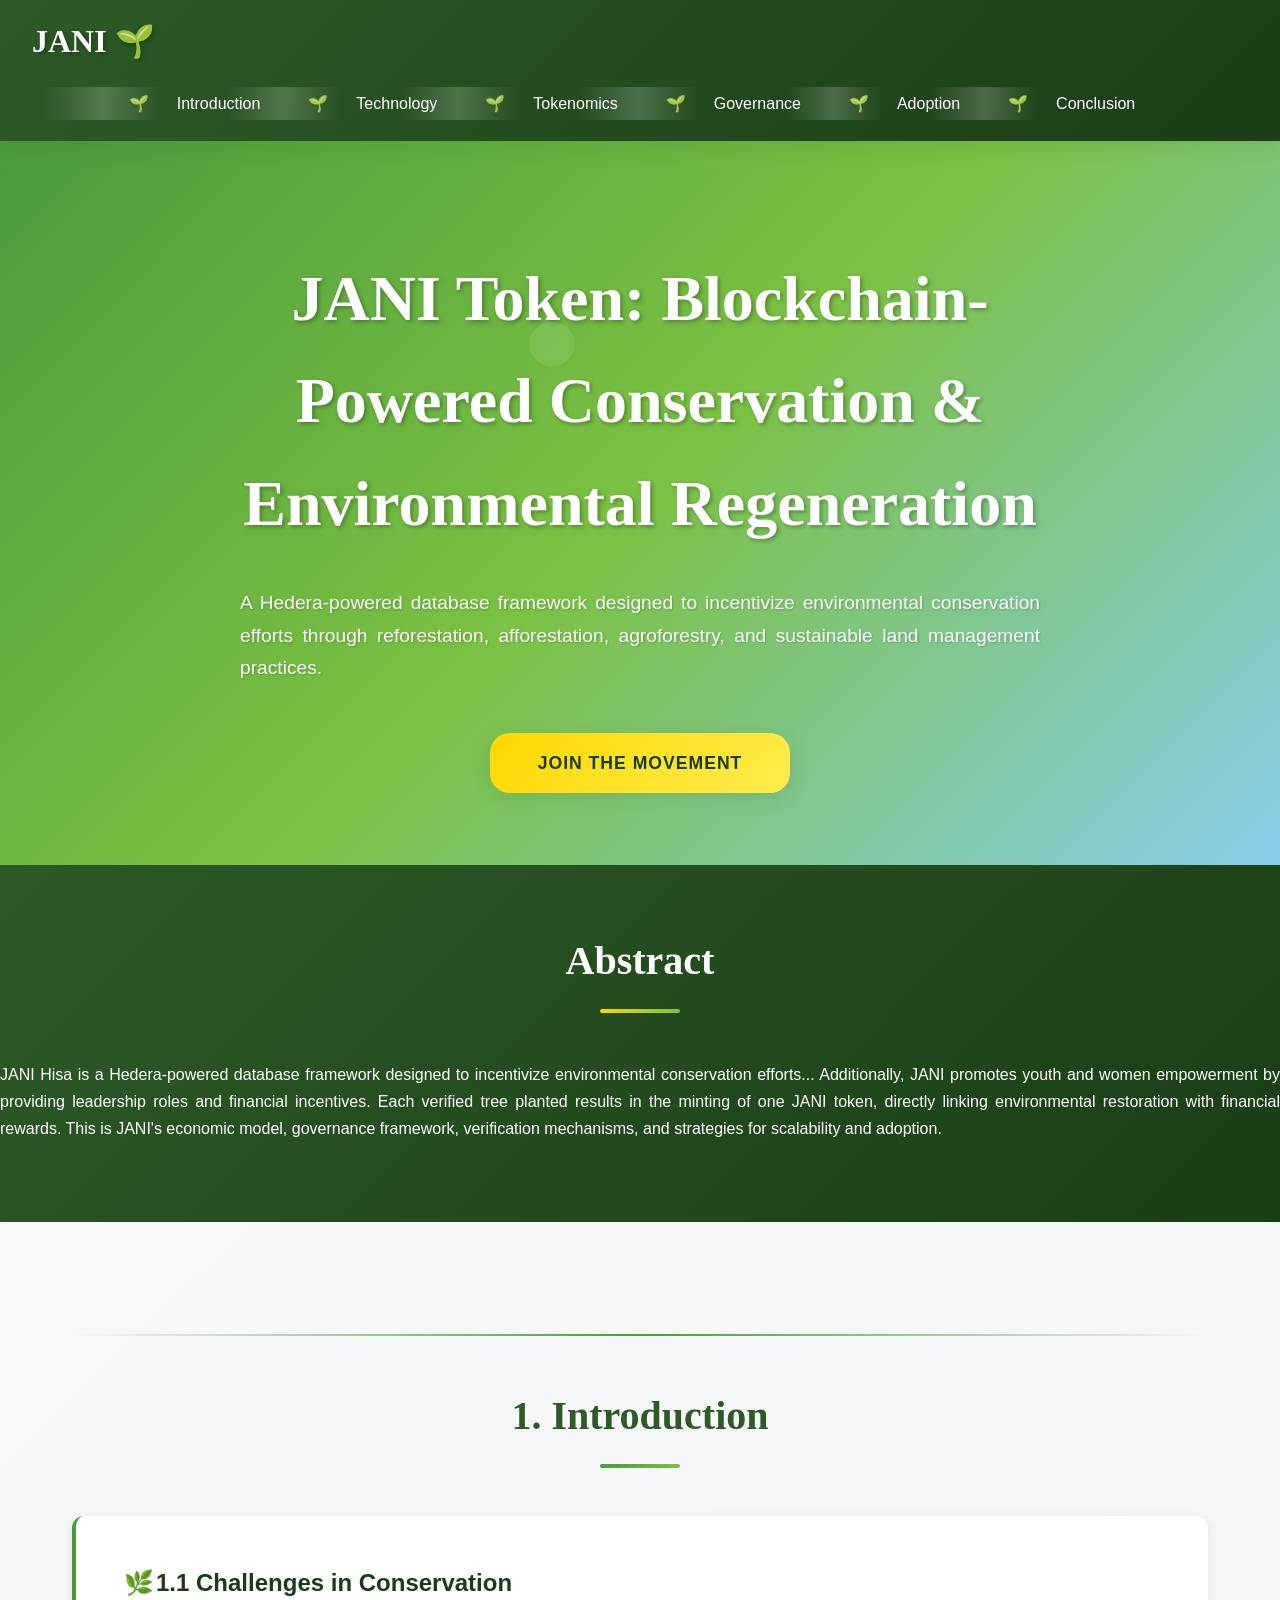
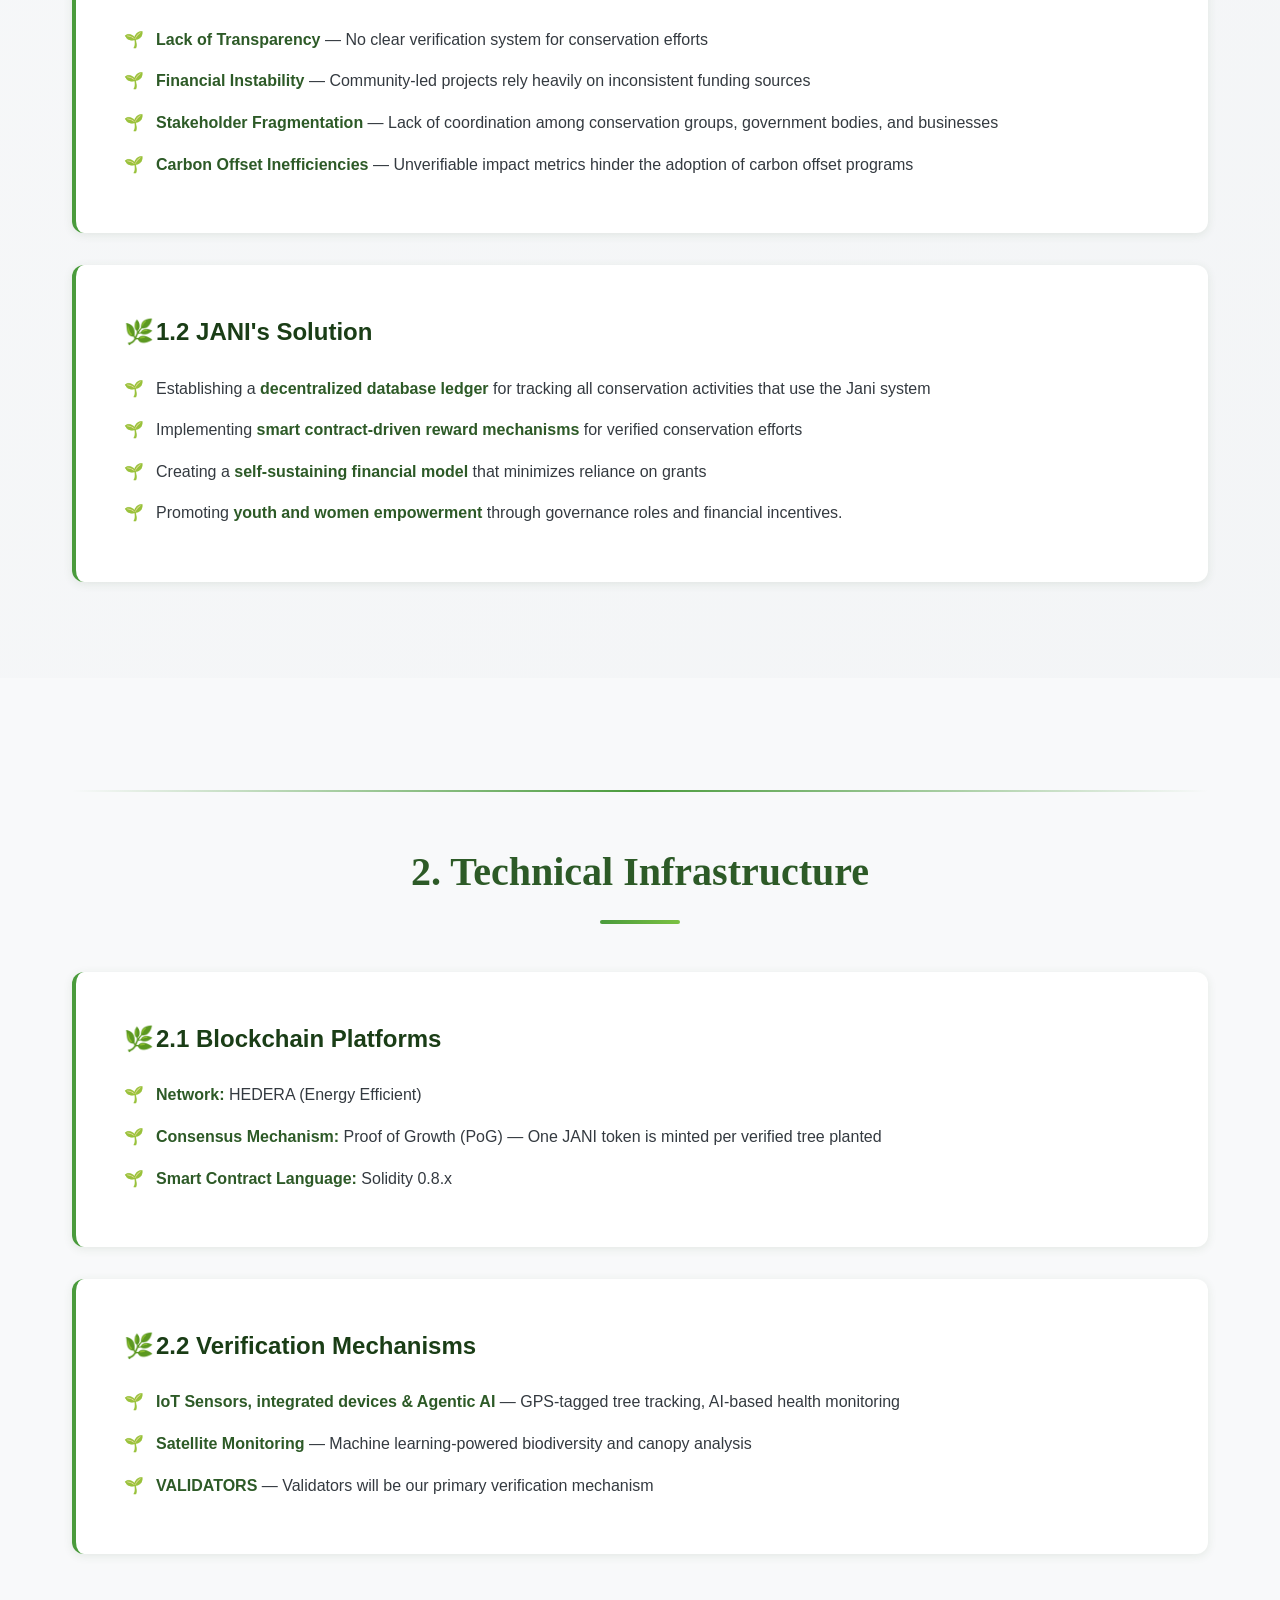
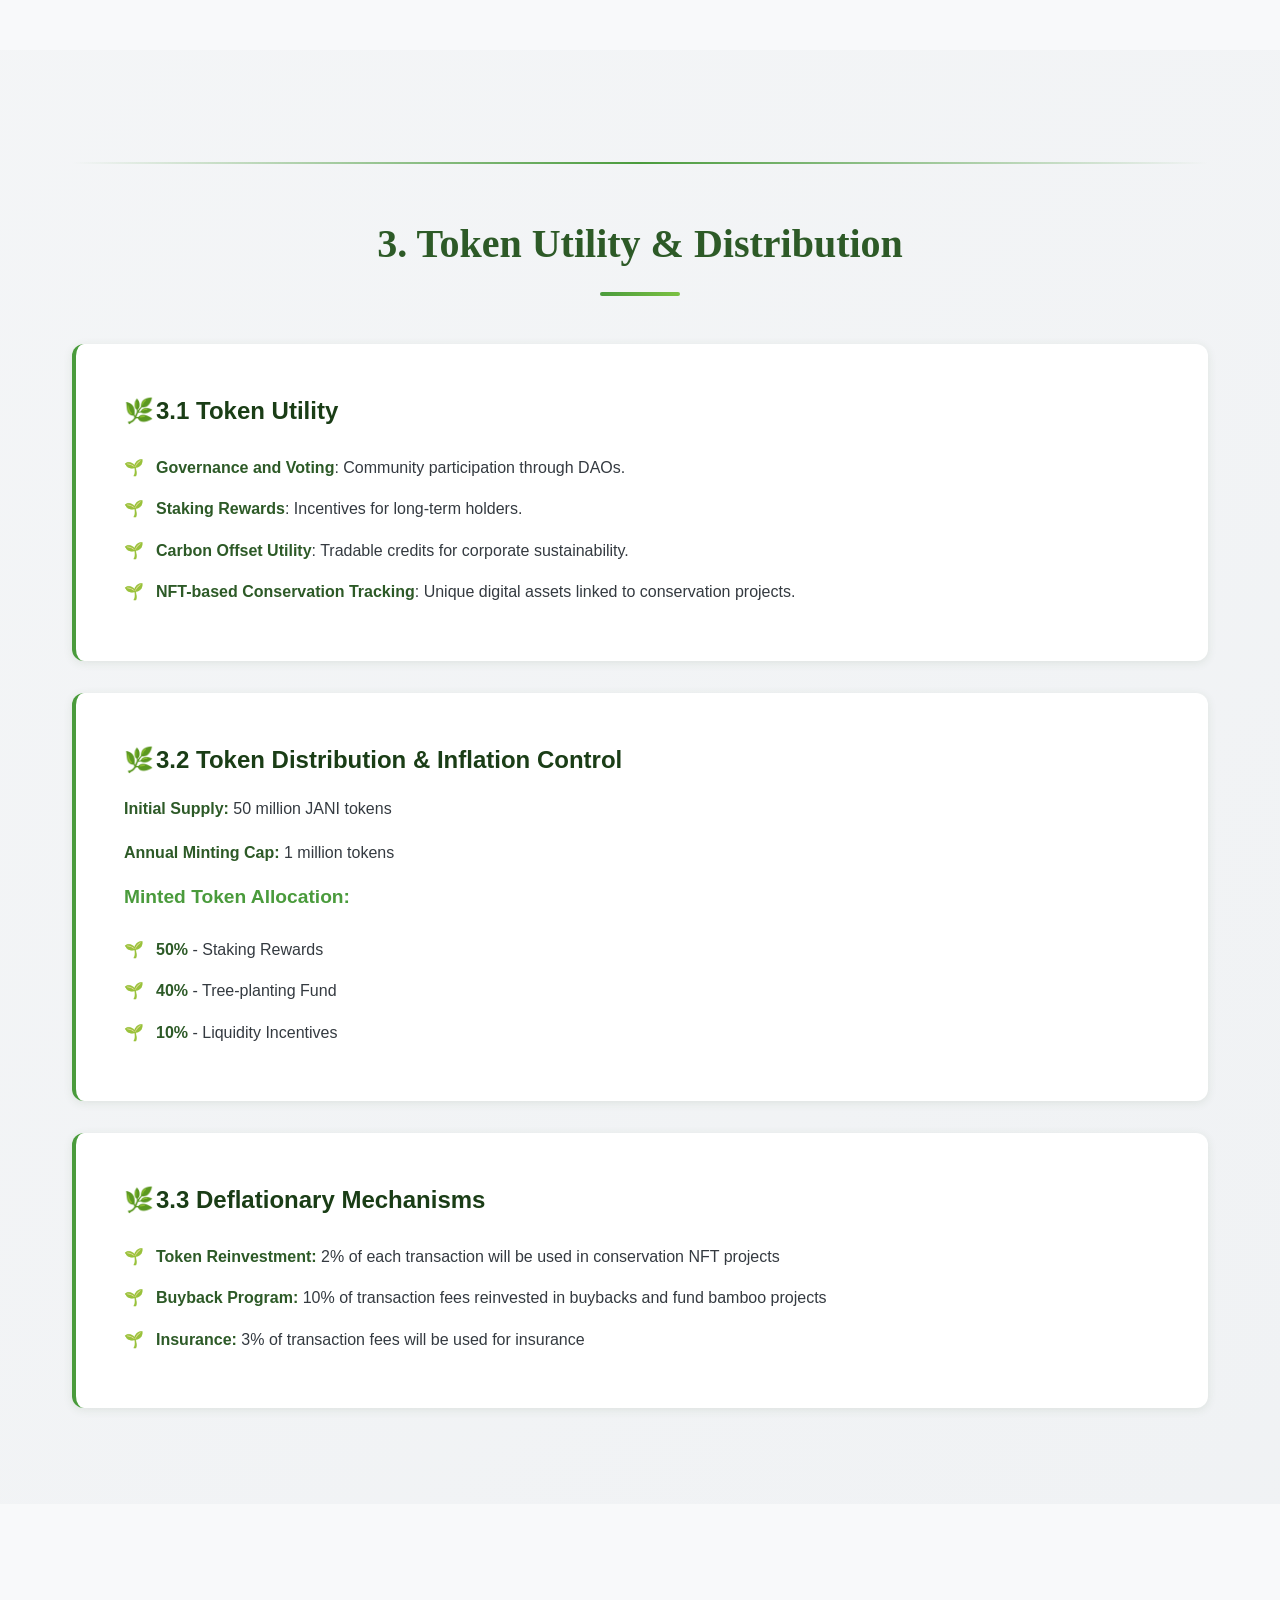
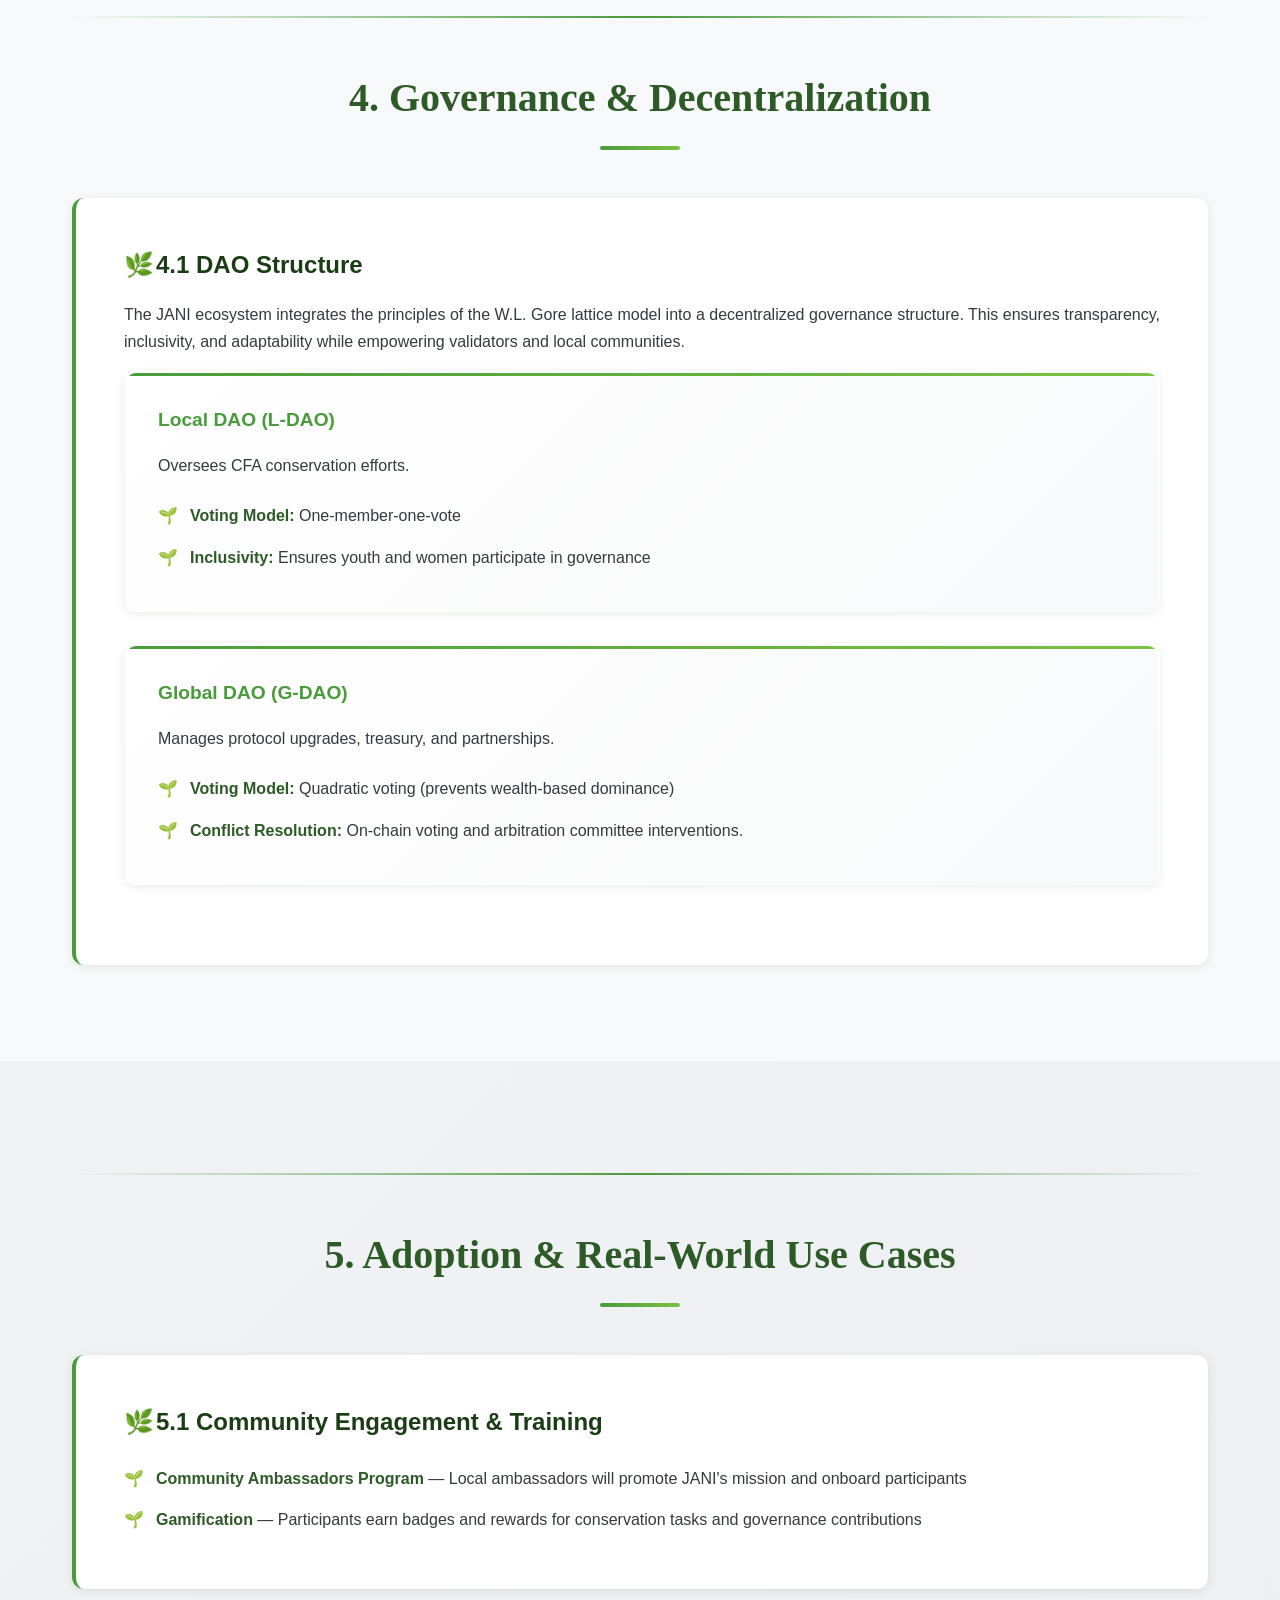
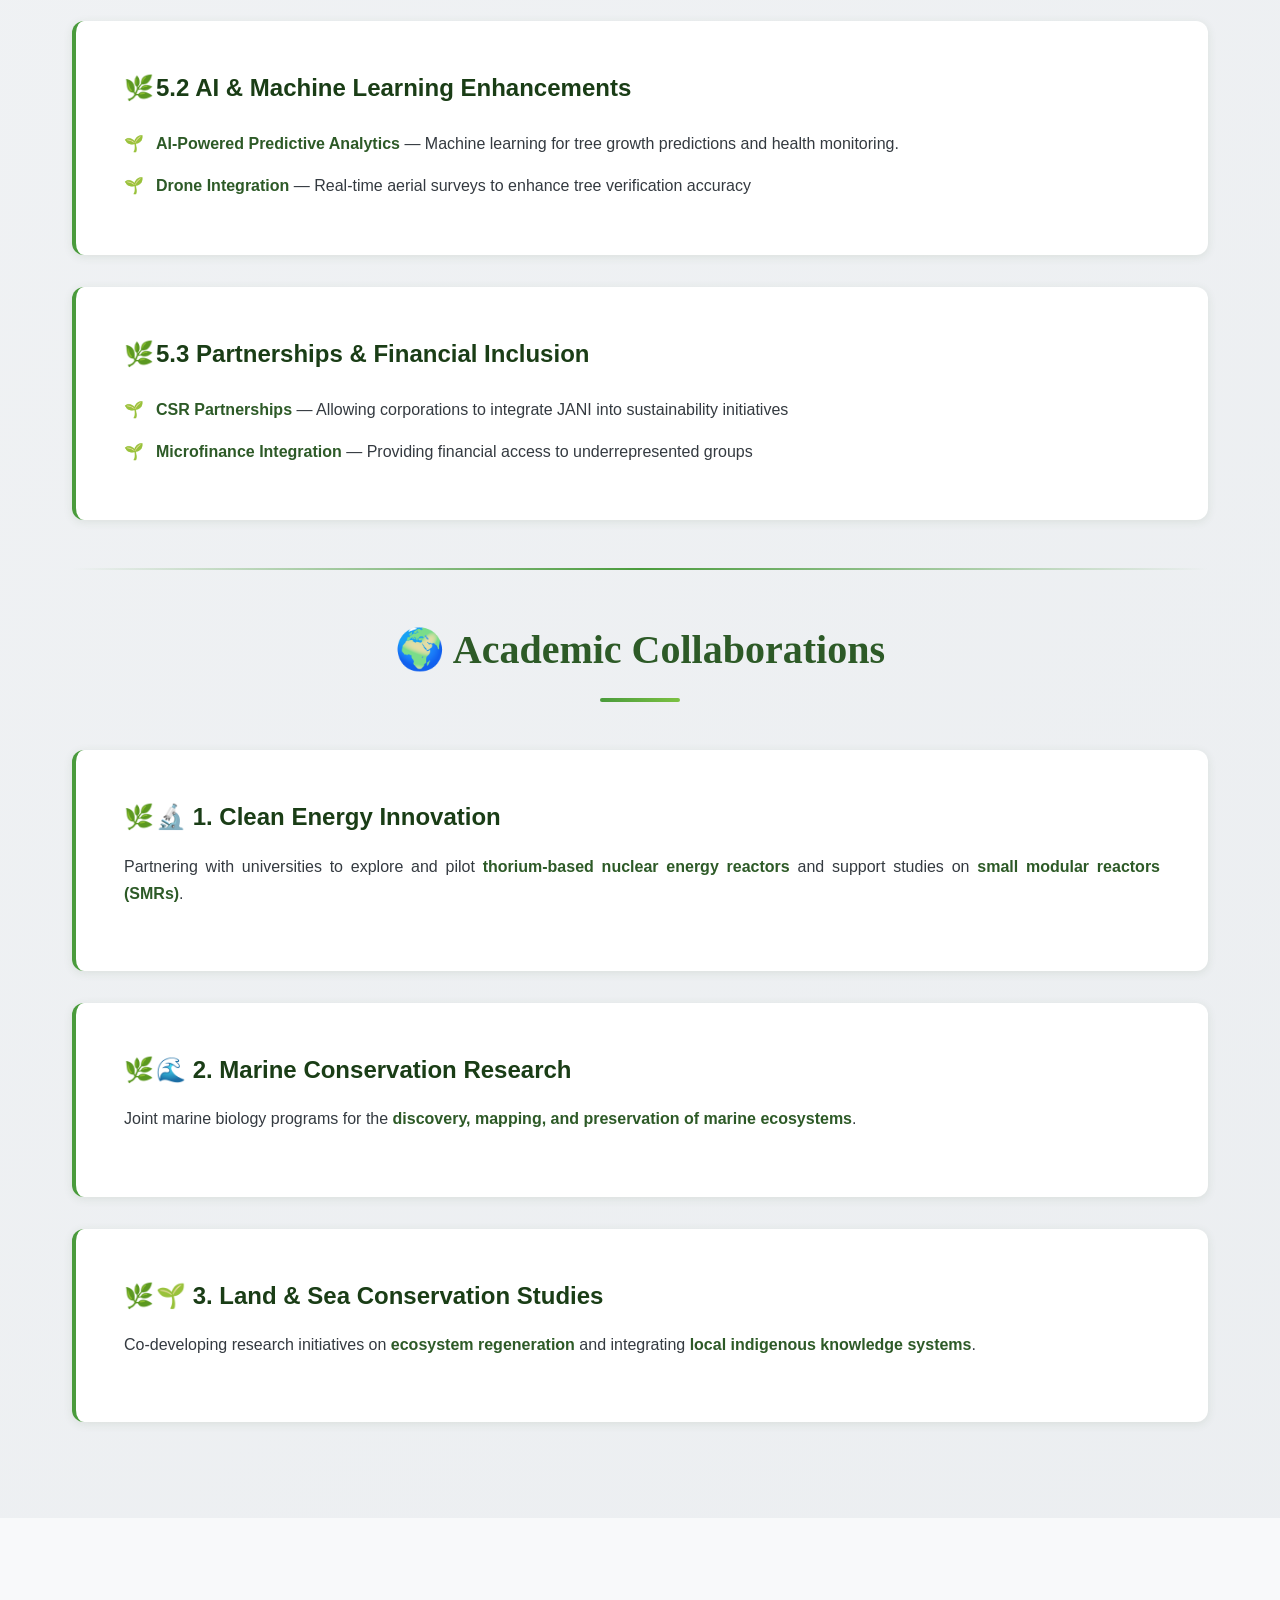
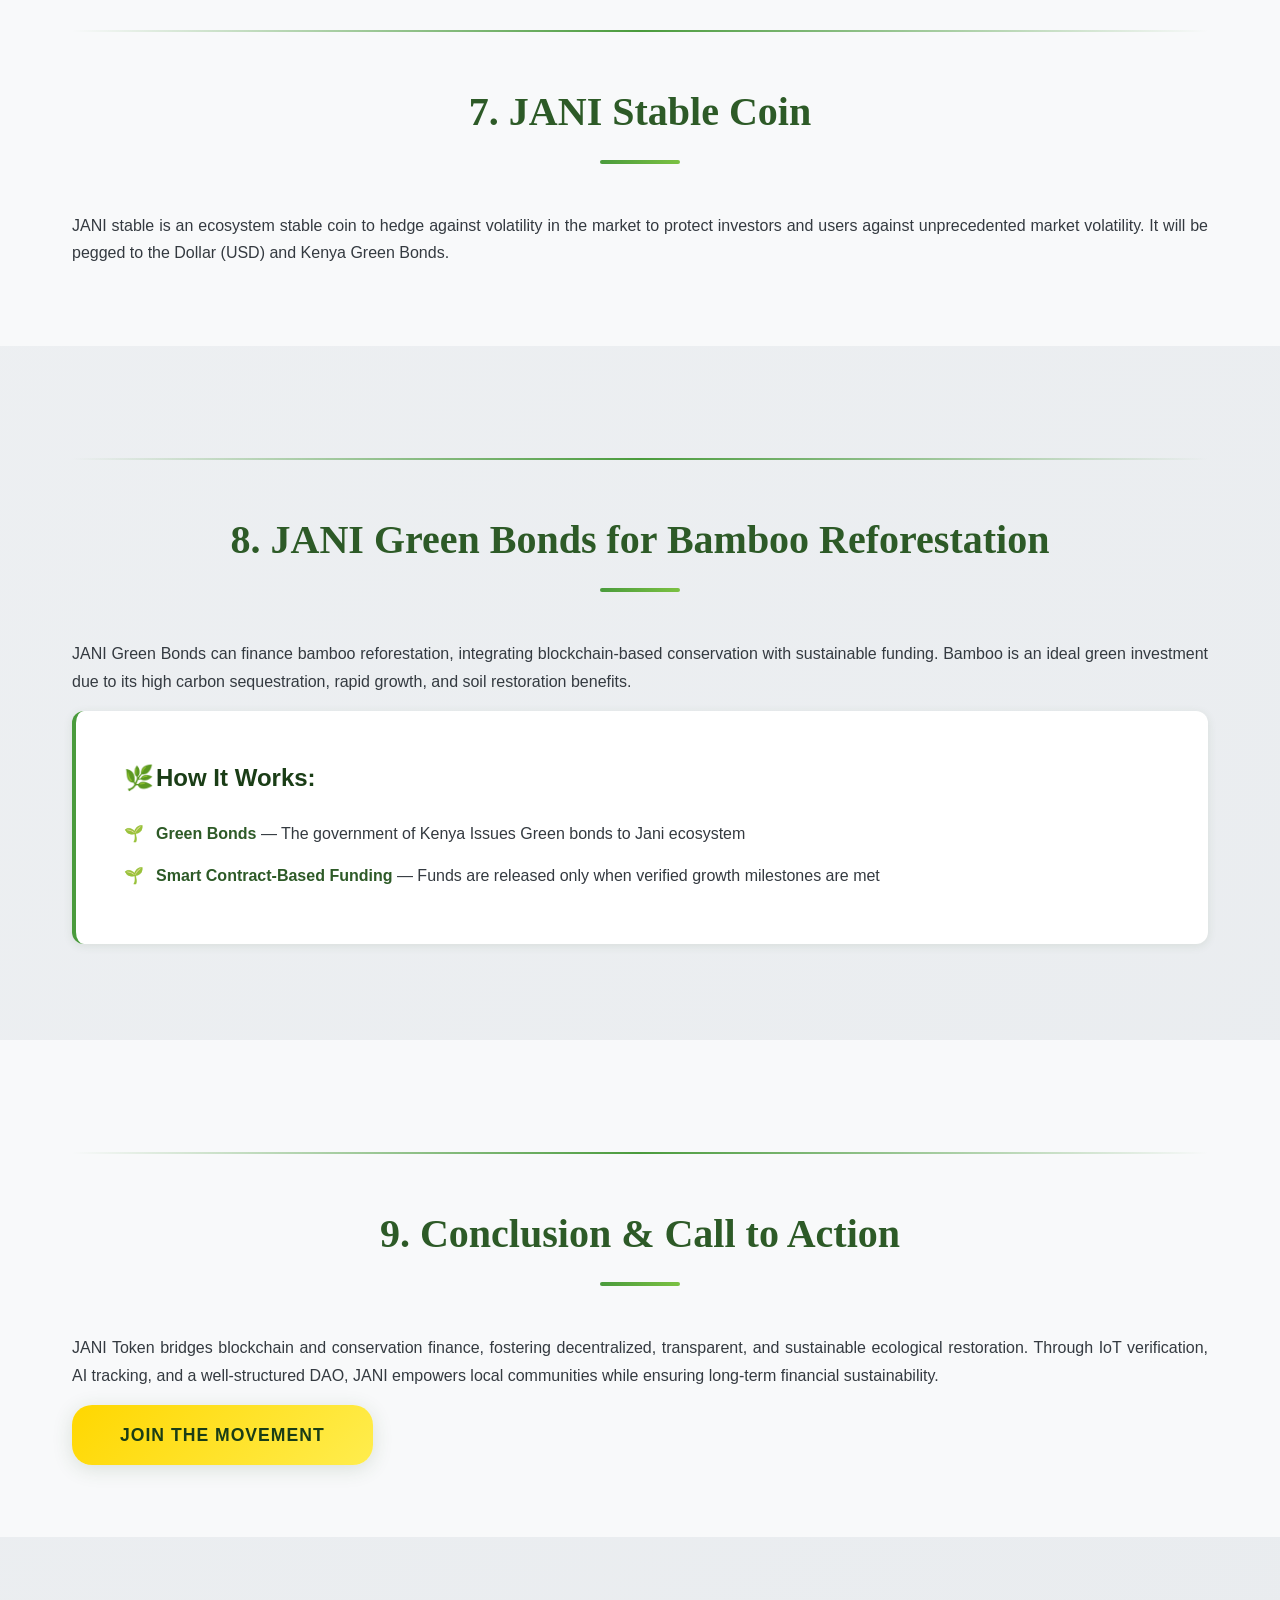
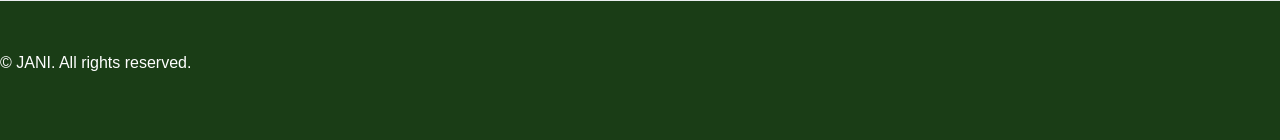
<file: front end/HISA-PPLES-CHAIN-DAPP/pages/jani.html>
<!DOCTYPE html>
<html lang="en">
<head>
    <meta charset="UTF-8">
    <meta name="viewport" content="width=device-width, initial-scale=1.0">
    <title>JANI Token: Blockchain-Powered Conservation</title>
    <link rel="stylesheet" href="../assets/css/jani.css">
</head>
<body>

    <header>
        <div class="logo">JANI</div>
        <nav>
            <ul>
                <li><a href="#introduction">Introduction</a></li>
                <li><a href="#technology">Technology</a></li>
                <li><a href="#tokenomics">Tokenomics</a></li>
                <li><a href="#governance">Governance</a></li>
                <li><a href="#adoption">Adoption</a></li>
                <li><a href="#conclusion">Conclusion</a></li>
            </ul>
        </nav>
    </header>

    <main>
        <section class="hero">
            <div class="hero-content">
                <h1>JANI Token: Blockchain-Powered Conservation & Environmental Regeneration</h1>
                <p>A Hedera-powered database framework designed to incentivize environmental conservation efforts through reforestation, afforestation, agroforestry, and sustainable land management practices.</p>
                <a href="#adoption" class="cta-button">Join the Movement</a>
            </div>
        </section>

        <section id="abstract">
            <h2>Abstract</h2>
            <p>JANI Hisa is a Hedera-powered database framework designed to incentivize environmental conservation efforts... Additionally, JANI promotes youth and women empowerment by providing leadership roles and financial incentives. Each verified tree planted results in the minting of one JANI token, directly linking environmental restoration with financial rewards. This is JANI's economic model, governance framework, verification mechanisms, and strategies for scalability and adoption.</p>
        </section>

        <section id="introduction">
            <div class="container">
                <hr>
                <h2>1. Introduction</h2>
                <div class="subsection">
                    <h3>1.1 Challenges in Conservation</h3>
                    <ul>
                        <li><strong>Lack of Transparency</strong> — No clear verification system for conservation efforts</li>
                        <li><strong>Financial Instability</strong> — Community-led projects rely heavily on inconsistent funding sources</li>
                        <li><strong>Stakeholder Fragmentation</strong> — Lack of coordination among conservation groups, government bodies, and businesses</li>
                        <li><strong>Carbon Offset Inefficiencies</strong> — Unverifiable impact metrics hinder the adoption of carbon offset programs</li>
                    </ul>
                </div>
                <div class="subsection">
                    <h3>1.2 JANI's Solution</h3>
                    <ul>
                        <li>Establishing a <strong>decentralized database ledger</strong> for tracking all conservation activities that use the Jani system</li>
                        <li>Implementing <strong>smart contract-driven reward mechanisms</strong> for verified conservation efforts</li>
                        <li>Creating a <strong>self-sustaining financial model</strong> that minimizes reliance on grants</li>
                        <li>Promoting <strong>youth and women empowerment</strong> through governance roles and financial incentives.</li>
                    </ul>
                </div>
            </div>
        </section>
        
        <section id="technology">
            <div class="container">
                <hr>
                <h2>2. Technical Infrastructure</h2>
                <div class="subsection">
                    <h3>2.1 Blockchain Platforms</h3>
                    <ul>
                        <li><strong>Network:</strong> HEDERA (Energy Efficient)</li>
                        <li><strong>Consensus Mechanism:</strong> Proof of Growth (PoG) — One JANI token is minted per verified tree planted</li>
                        <li><strong>Smart Contract Language:</strong> Solidity 0.8.x</li>
                    </ul>
                </div>
                <div class="subsection">
                    <h3>2.2 Verification Mechanisms</h3>
                    <ul>
                        <li><strong>IoT Sensors, integrated devices & Agentic AI</strong> — GPS-tagged tree tracking, AI-based health monitoring</li>
                        <li><strong>Satellite Monitoring</strong> — Machine learning-powered biodiversity and canopy analysis</li>
                        <li><strong>VALIDATORS</strong> — Validators will be our primary verification mechanism</li>
                    </ul>
                </div>
            </div>
        </section>

        <section id="tokenomics">
            <div class="container">
                <hr>
                <h2>3. Token Utility & Distribution</h2>
                <div class="subsection">
                    <h3>3.1 Token Utility</h3>
                    <ul>
                        <li><strong>Governance and Voting</strong>: Community participation through DAOs.</li>
                        <li><strong>Staking Rewards</strong>: Incentives for long-term holders.</li>
                        <li><strong>Carbon Offset Utility</strong>: Tradable credits for corporate sustainability.</li>
                        <li><strong>NFT-based Conservation Tracking</strong>: Unique digital assets linked to conservation projects.</li>
                    </ul>
                </div>
                <div class="subsection">
                    <h3>3.2 Token Distribution & Inflation Control</h3>
                    <p><strong>Initial Supply:</strong> 50 million JANI tokens</p>
                    <p><strong>Annual Minting Cap:</strong> 1 million tokens</p>
                    <h4>Minted Token Allocation:</h4>
                    <ul>
                        <li><strong>50%</strong> - Staking Rewards</li>
                        <li><strong>40%</strong> - Tree-planting Fund</li>
                        <li><strong>10%</strong> - Liquidity Incentives</li>
                    </ul>
                </div>
                <div class="subsection">
                    <h3>3.3 Deflationary Mechanisms</h3>
                    <ul>
                        <li><strong>Token Reinvestment:</strong> 2% of each transaction will be used in conservation NFT projects</li>
                        <li><strong>Buyback Program:</strong> 10% of transaction fees reinvested in buybacks and fund bamboo projects</li>
                        <li><strong>Insurance:</strong> 3% of transaction fees will be used for insurance</li>
                    </ul>
                </div>
            </div>
        </section>

        <section id="governance">
            <div class="container">
                <hr>
                <h2>4. Governance & Decentralization</h2>
                <div class="subsection">
                    <h3>4.1 DAO Structure</h3>
                    <p>The JANI ecosystem integrates the principles of the W.L. Gore lattice model into a decentralized governance structure. This ensures transparency, inclusivity, and adaptability while empowering validators and local communities.</p>
                    <div class="dao-item">
                        <h4>Local DAO (L-DAO)</h4>
                        <p>Oversees CFA conservation efforts.</p>
                        <ul>
                            <li><strong>Voting Model:</strong> One-member-one-vote</li>
                            <li><strong>Inclusivity:</strong> Ensures youth and women participate in governance</li>
                        </ul>
                    </div>
                    <div class="dao-item">
                        <h4>Global DAO (G-DAO)</h4>
                        <p>Manages protocol upgrades, treasury, and partnerships.</p>
                        <ul>
                            <li><strong>Voting Model:</strong> Quadratic voting (prevents wealth-based dominance)</li>
                            <li><strong>Conflict Resolution:</strong> On-chain voting and arbitration committee interventions.</li>
                        </ul>
                    </div>
                </div>
            </div>
        </section>

        <section id="adoption">
            <div class="container">
                <hr>
                <h2>5. Adoption & Real-World Use Cases</h2>
                <div class="subsection">
                    <h3>5.1 Community Engagement & Training</h3>
                    <ul>
                        <li><strong>Community Ambassadors Program</strong> — Local ambassadors will promote JANI's mission and onboard participants</li>
                        <li><strong>Gamification</strong> — Participants earn badges and rewards for conservation tasks and governance contributions</li>
                    </ul>
                </div>
                <div class="subsection">
                    <h3>5.2 AI & Machine Learning Enhancements</h3>
                    <ul>
                        <li><strong>AI-Powered Predictive Analytics</strong> — Machine learning for tree growth predictions and health monitoring.</li>
                        <li><strong>Drone Integration</strong> — Real-time aerial surveys to enhance tree verification accuracy</li>
                    </ul>
                </div>
                <div class="subsection">
                    <h3>5.3 Partnerships & Financial Inclusion</h3>
                    <ul>
                        <li><strong>CSR Partnerships</strong> — Allowing corporations to integrate JANI into sustainability initiatives</li>
                        <li><strong>Microfinance Integration</strong> — Providing financial access to underrepresented groups</li>
                    </ul>
                </div>
                
                <hr>
                <h2>🌍 Academic Collaborations</h2>
                <div class="subsection">
                    <h3>🔬 1. Clean Energy Innovation</h3>
                    <p>Partnering with universities to explore and pilot <strong>thorium-based nuclear energy reactors</strong> and support studies on <strong>small modular reactors (SMRs)</strong>.</p>
                </div>
                <div class="subsection">
                    <h3>🌊 2. Marine Conservation Research</h3>
                    <p>Joint marine biology programs for the <strong>discovery, mapping, and preservation of marine ecosystems</strong>.</p>
                </div>
                <div class="subsection">
                    <h3>🌱 3. Land & Sea Conservation Studies</h3>
                    <p>Co-developing research initiatives on <strong>ecosystem regeneration</strong> and integrating <strong>local indigenous knowledge systems</strong>.</p>
                </div>
            </div>
        </section>

        <section id="stablecoin">
            <div class="container">
                <hr>
                <h2>7. JANI Stable Coin</h2>
                <p>JANI stable is an ecosystem stable coin to hedge against volatility in the market to protect investors and users against unprecedented market volatility. It will be pegged to the Dollar (USD) and Kenya Green Bonds.</p>
            </div>
        </section>

        <section id="green-bonds">
            <div class="container">
                <hr>
                <h2>8. JANI Green Bonds for Bamboo Reforestation</h2>
                <p>JANI Green Bonds can finance bamboo reforestation, integrating blockchain-based conservation with sustainable funding. Bamboo is an ideal green investment due to its high carbon sequestration, rapid growth, and soil restoration benefits.</p>
                <div class="subsection">
                    <h3>How It Works:</h3>
                    <ul>
                        <li><strong>Green Bonds</strong> — The government of Kenya Issues Green bonds to Jani ecosystem</li>
                        <li><strong>Smart Contract-Based Funding</strong> — Funds are released only when verified growth milestones are met</li>
                    </ul>
                </div>
            </div>
        </section>

        <section id="conclusion">
            <div class="container">
                <hr>
                <h2>9. Conclusion & Call to Action</h2>
                <p>JANI Token bridges blockchain and conservation finance, fostering decentralized, transparent, and sustainable ecological restoration. Through IoT verification, AI tracking, and a well-structured DAO, JANI empowers local communities while ensuring long-term financial sustainability.</p>
                <a href="#" class="cta-button">Join the movement</a>
            </div>
        </section>

    </main>

    <footer>
        <p>&copy;  JANI. All rights reserved.</p>
    </footer>

</body>
</html>
</file>
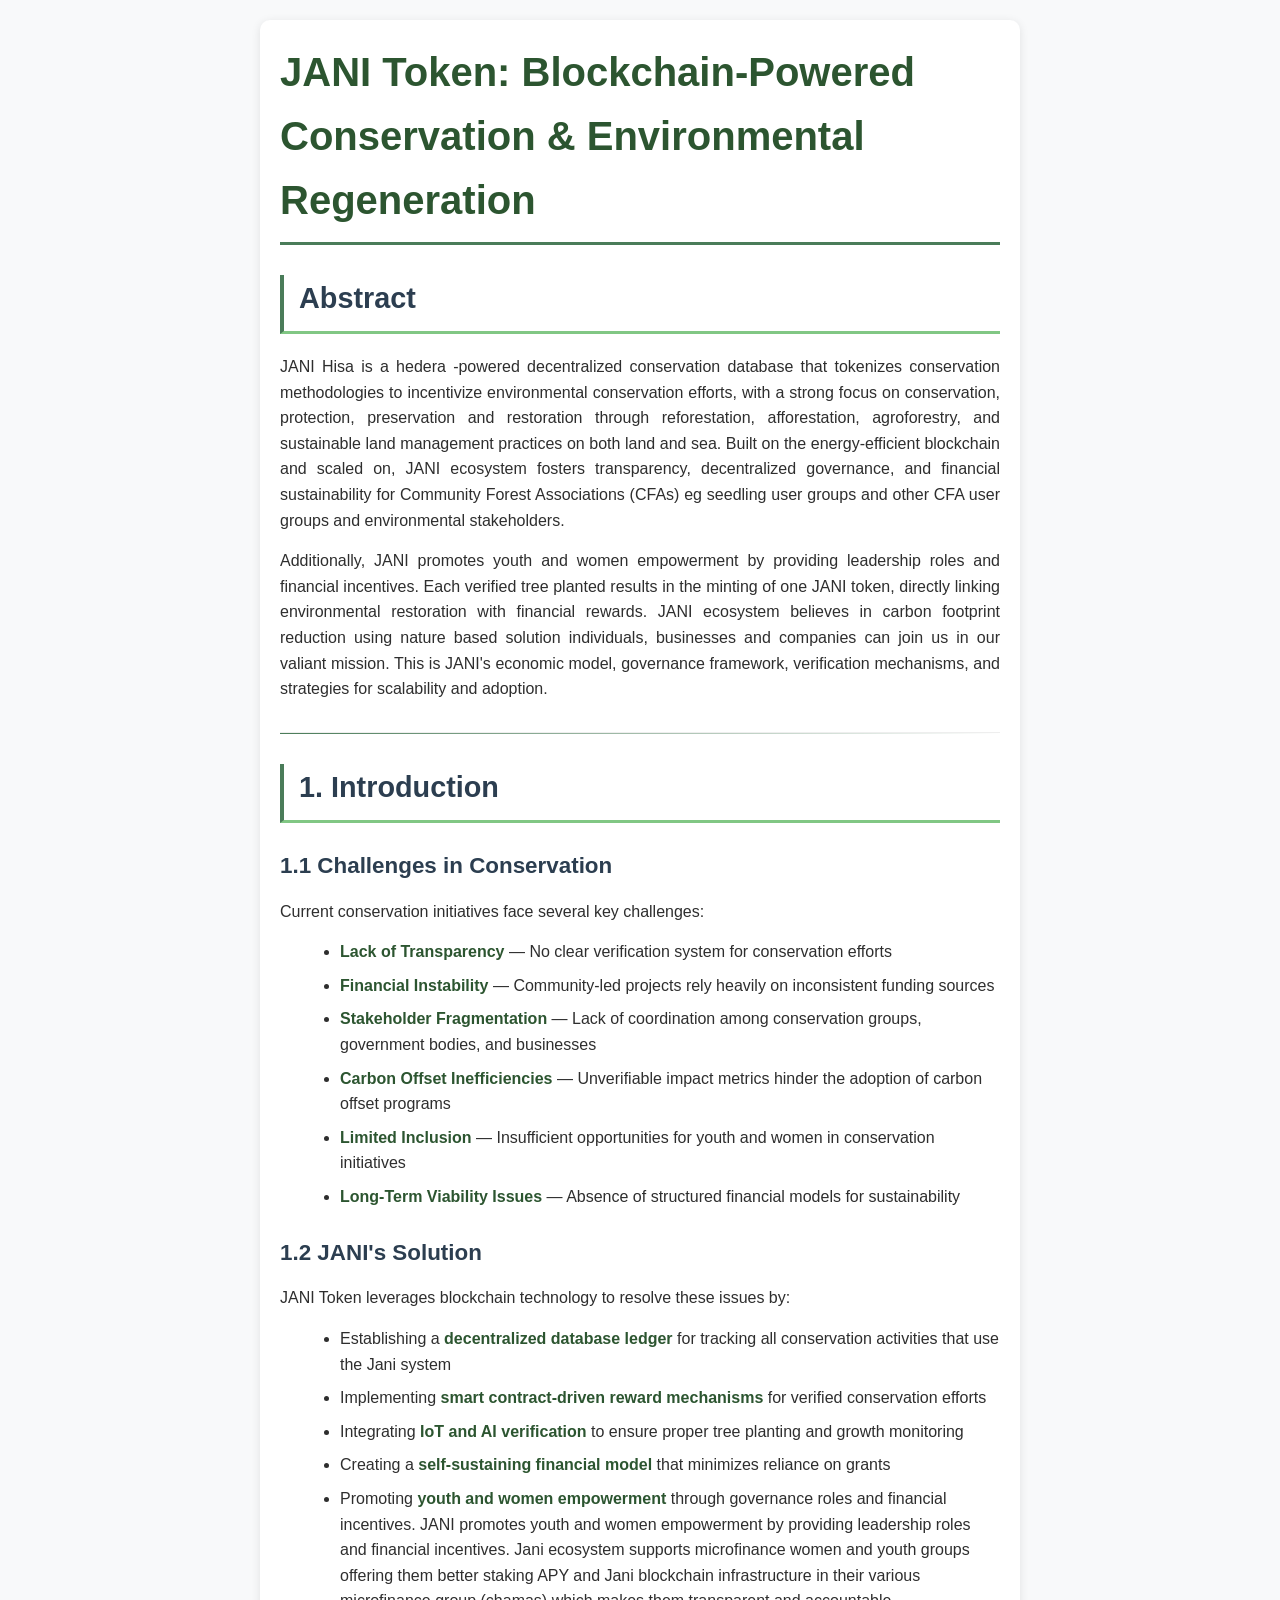
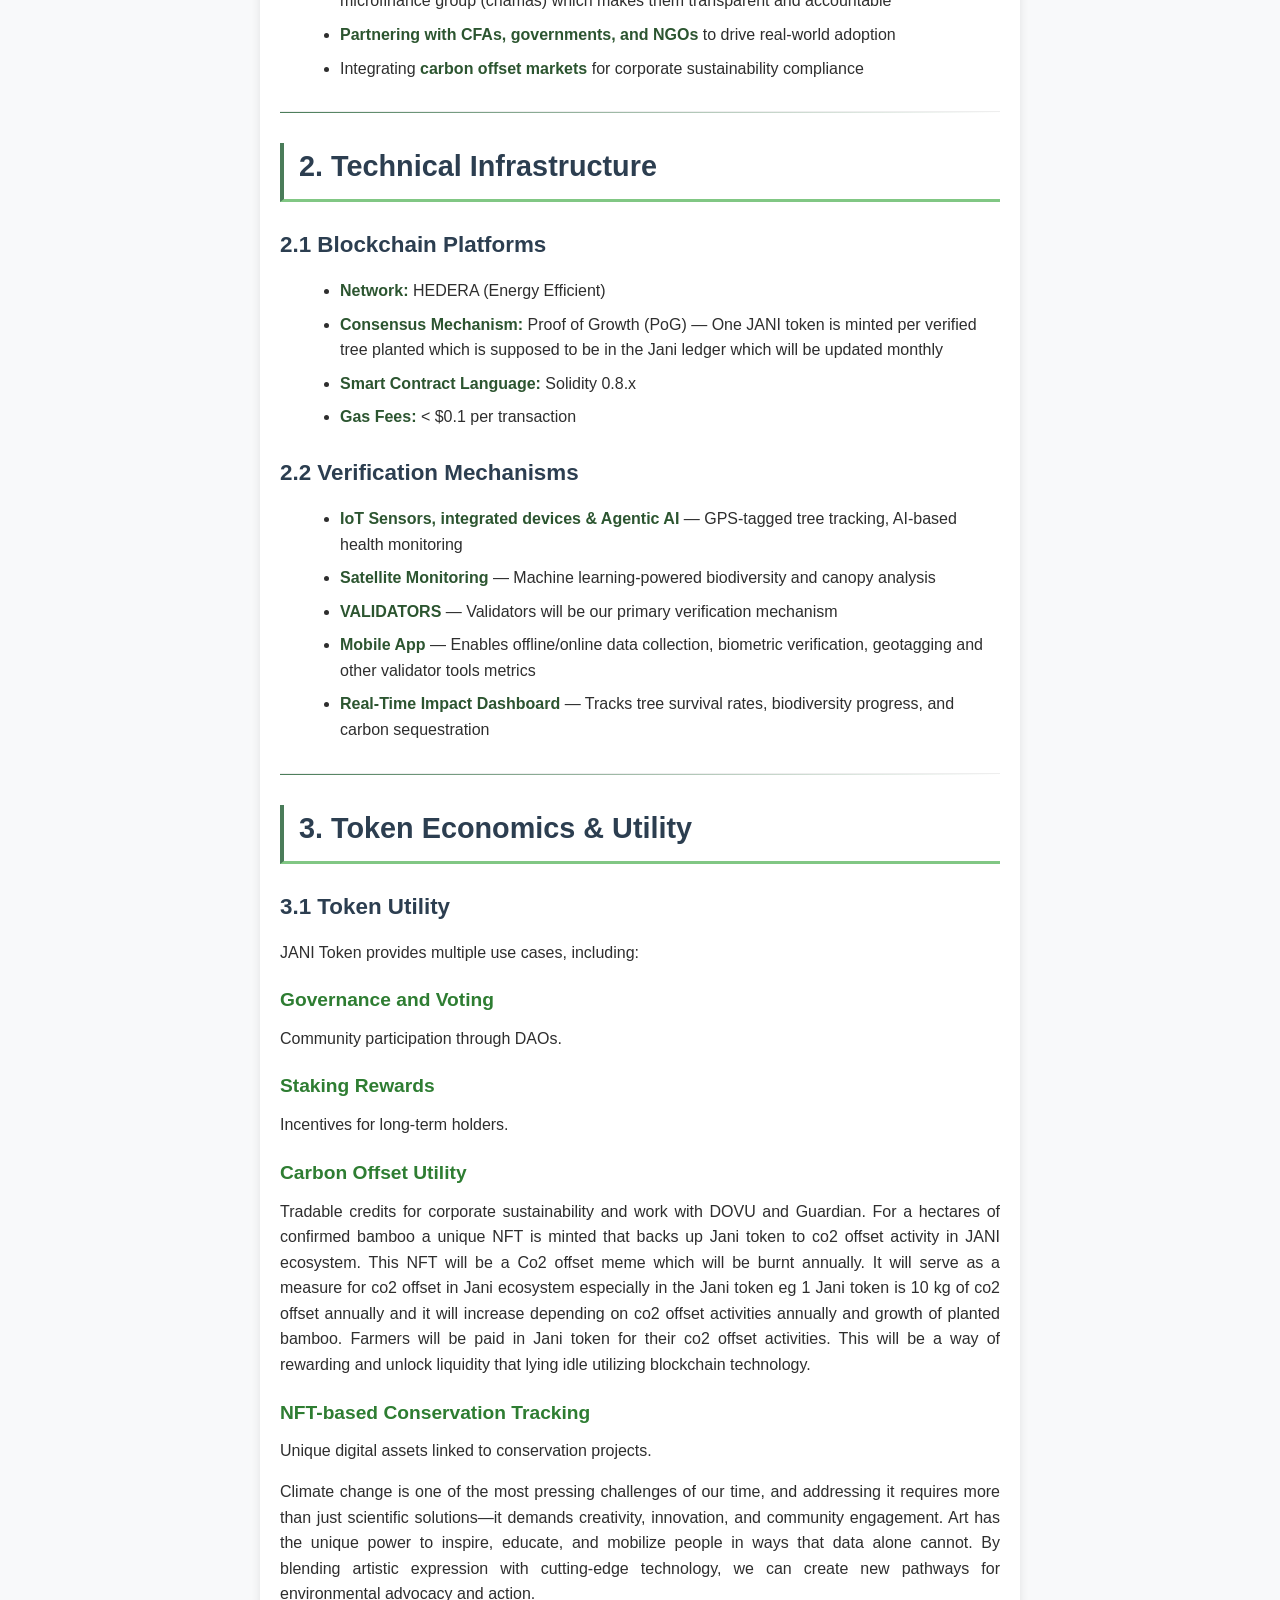
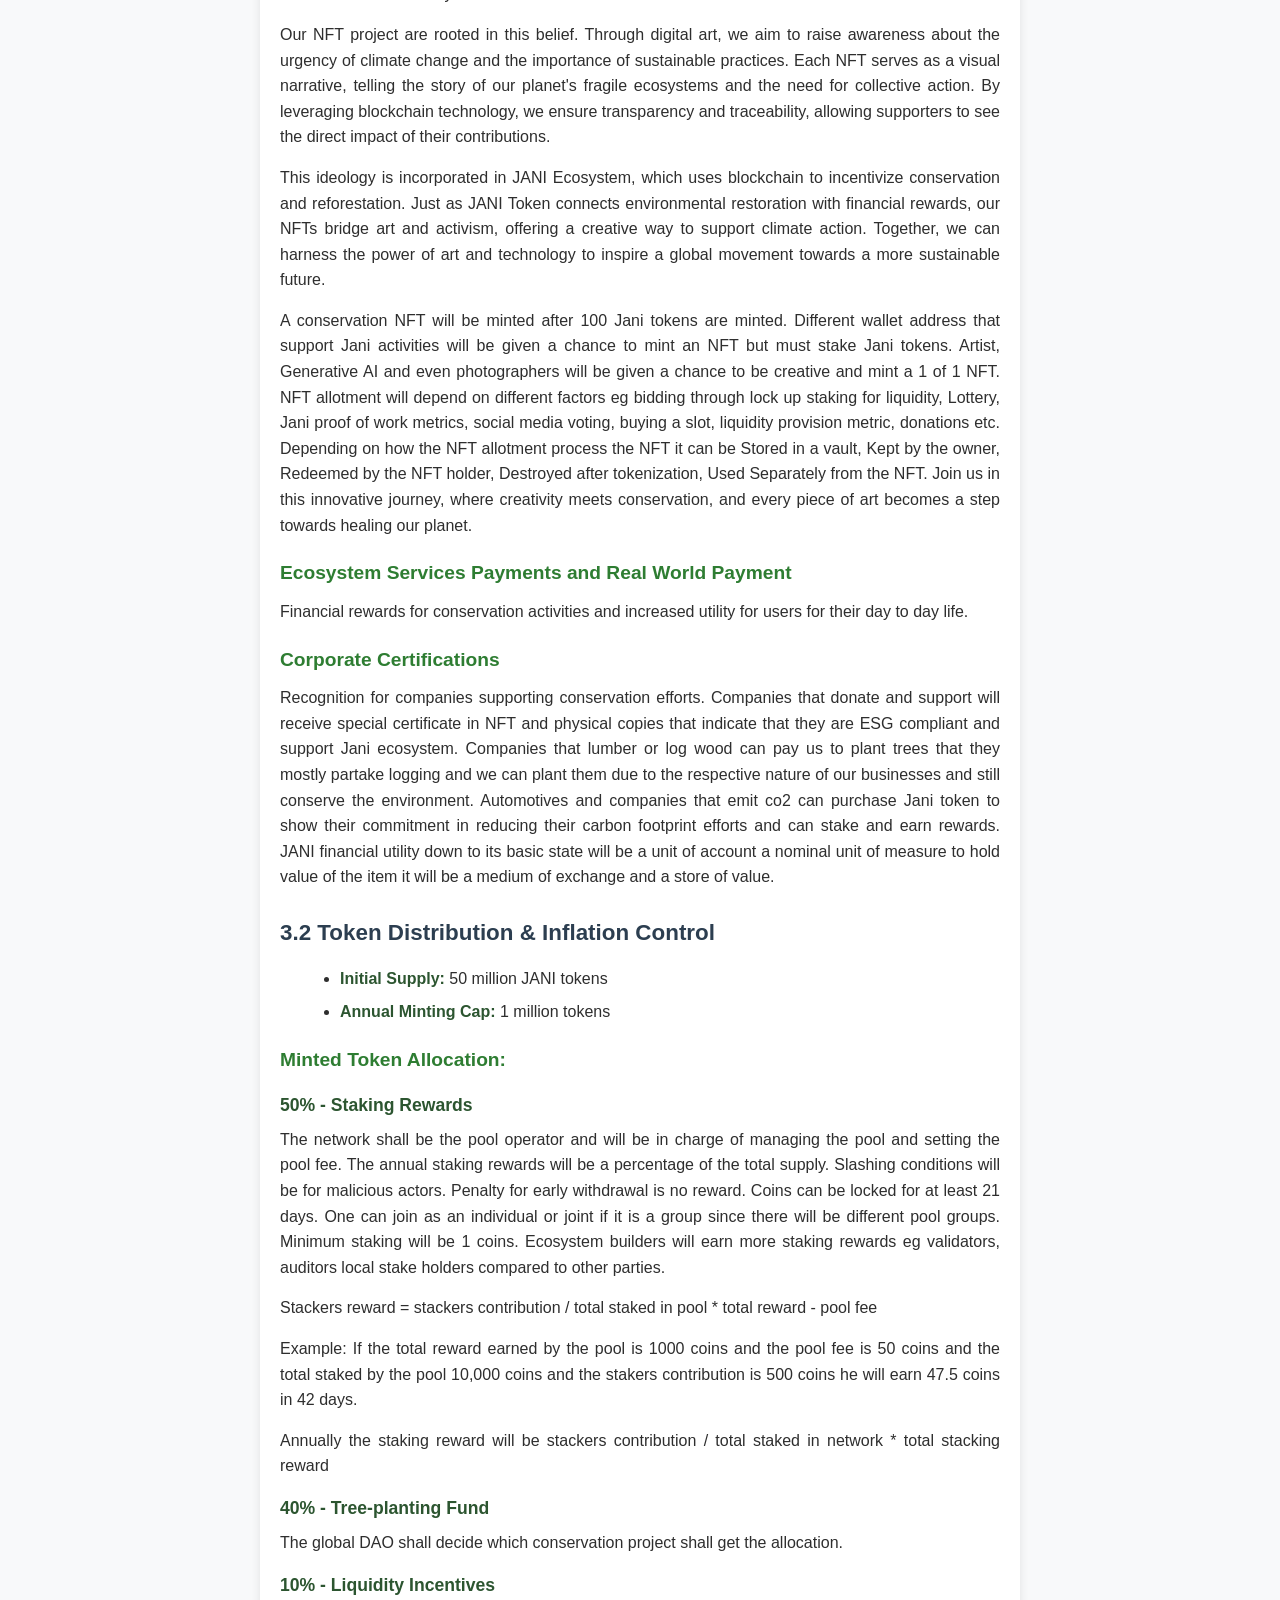
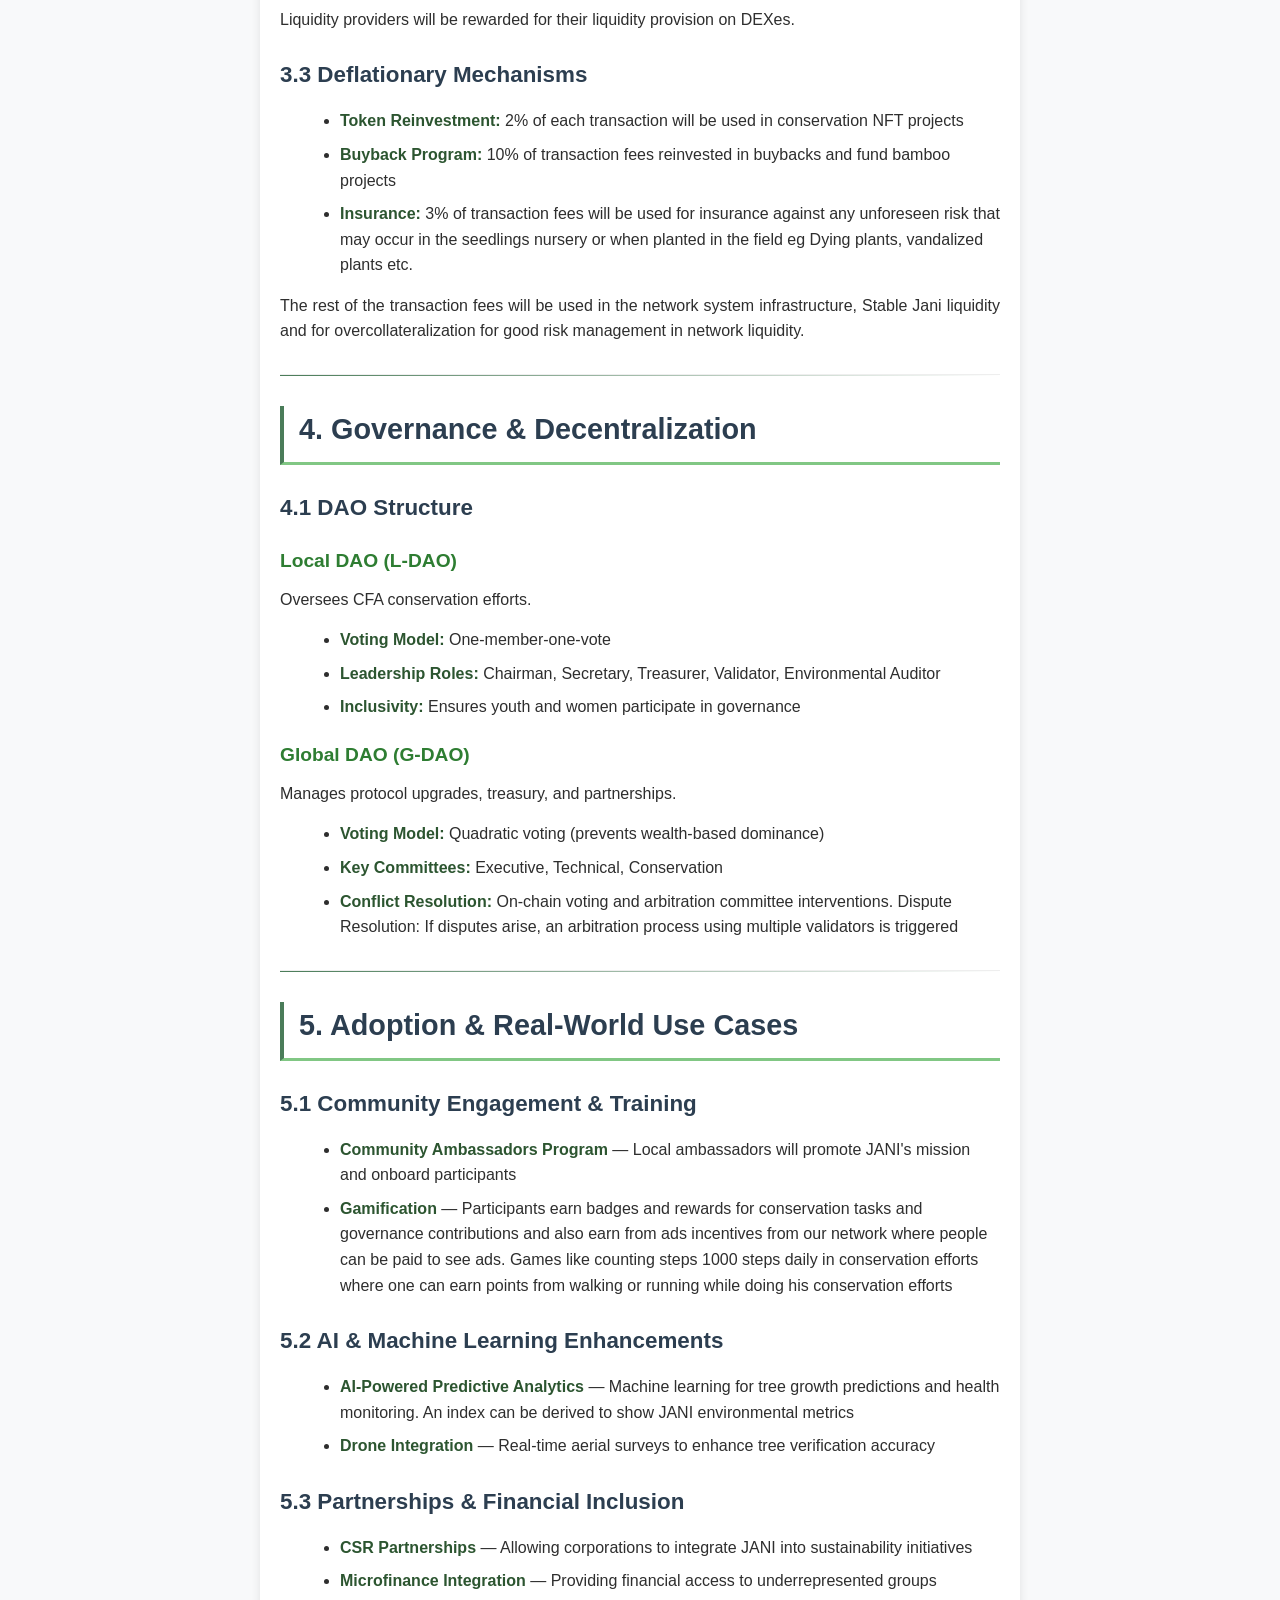
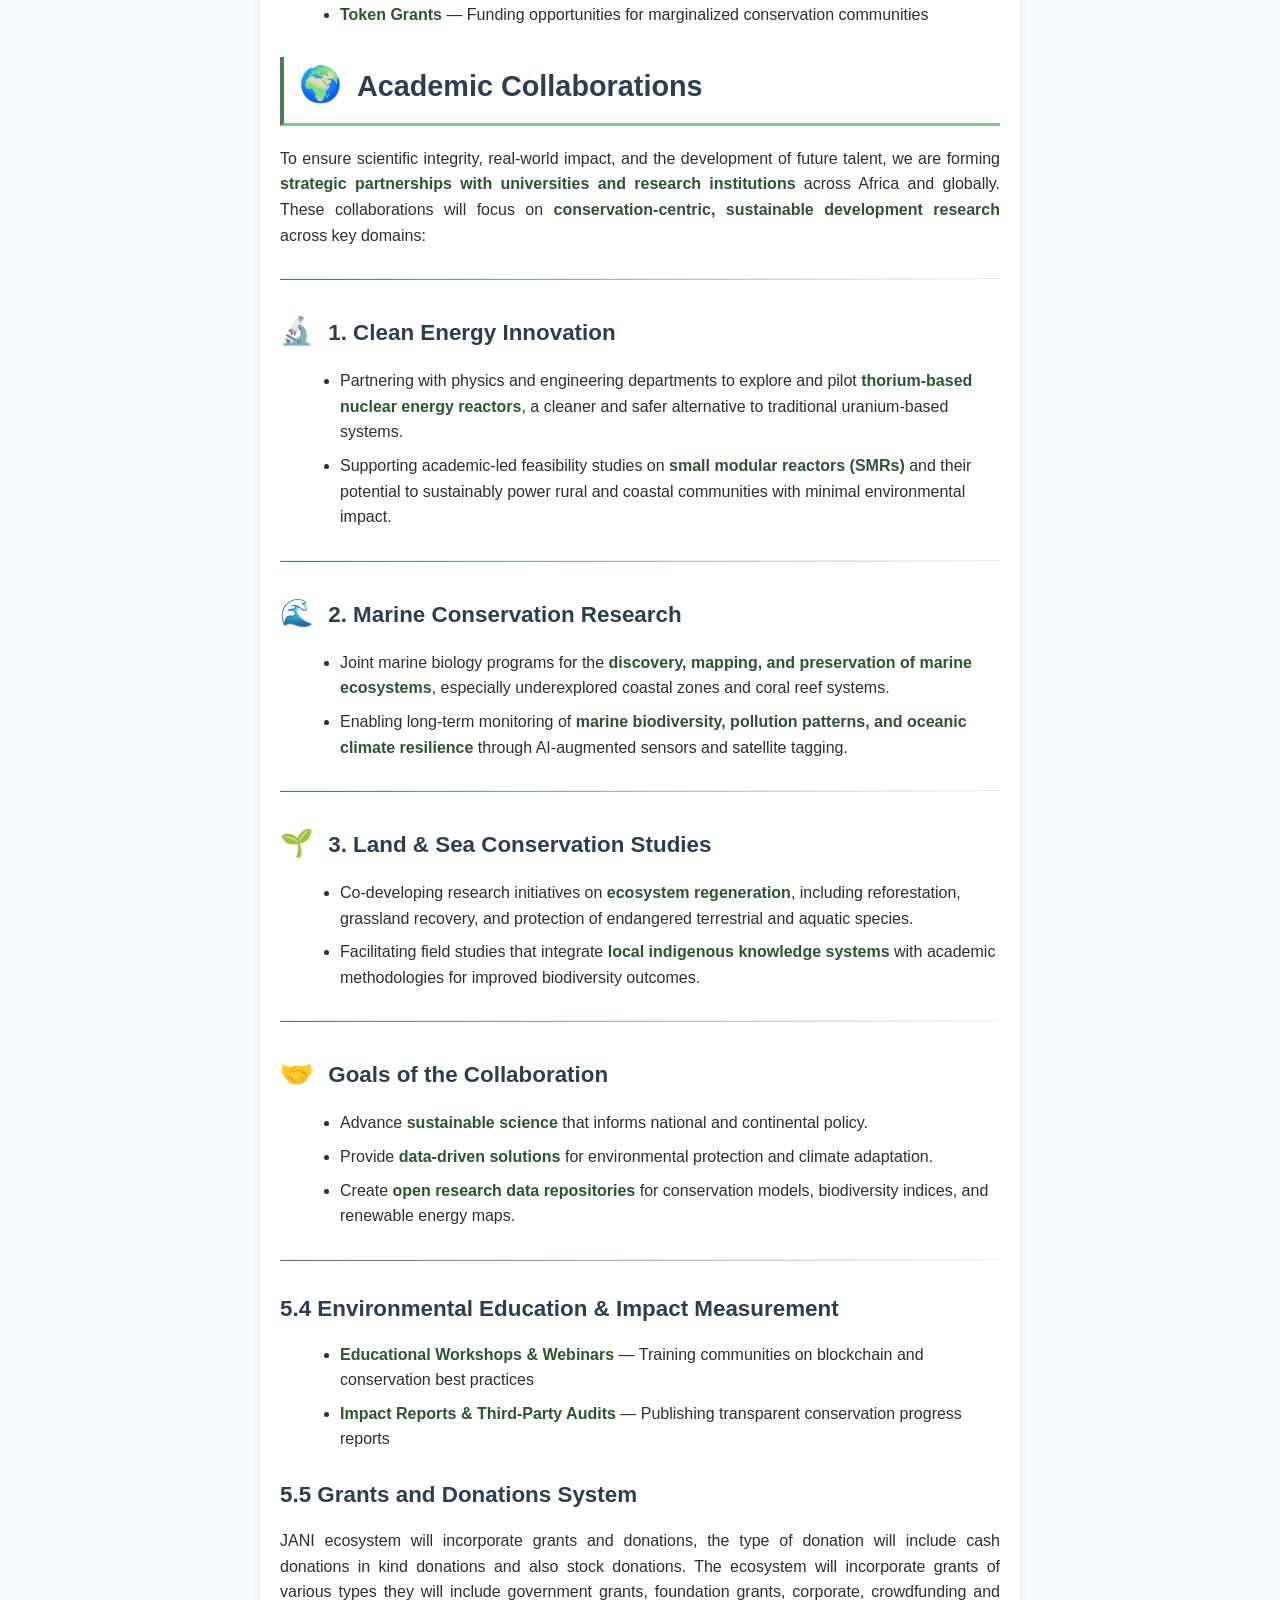
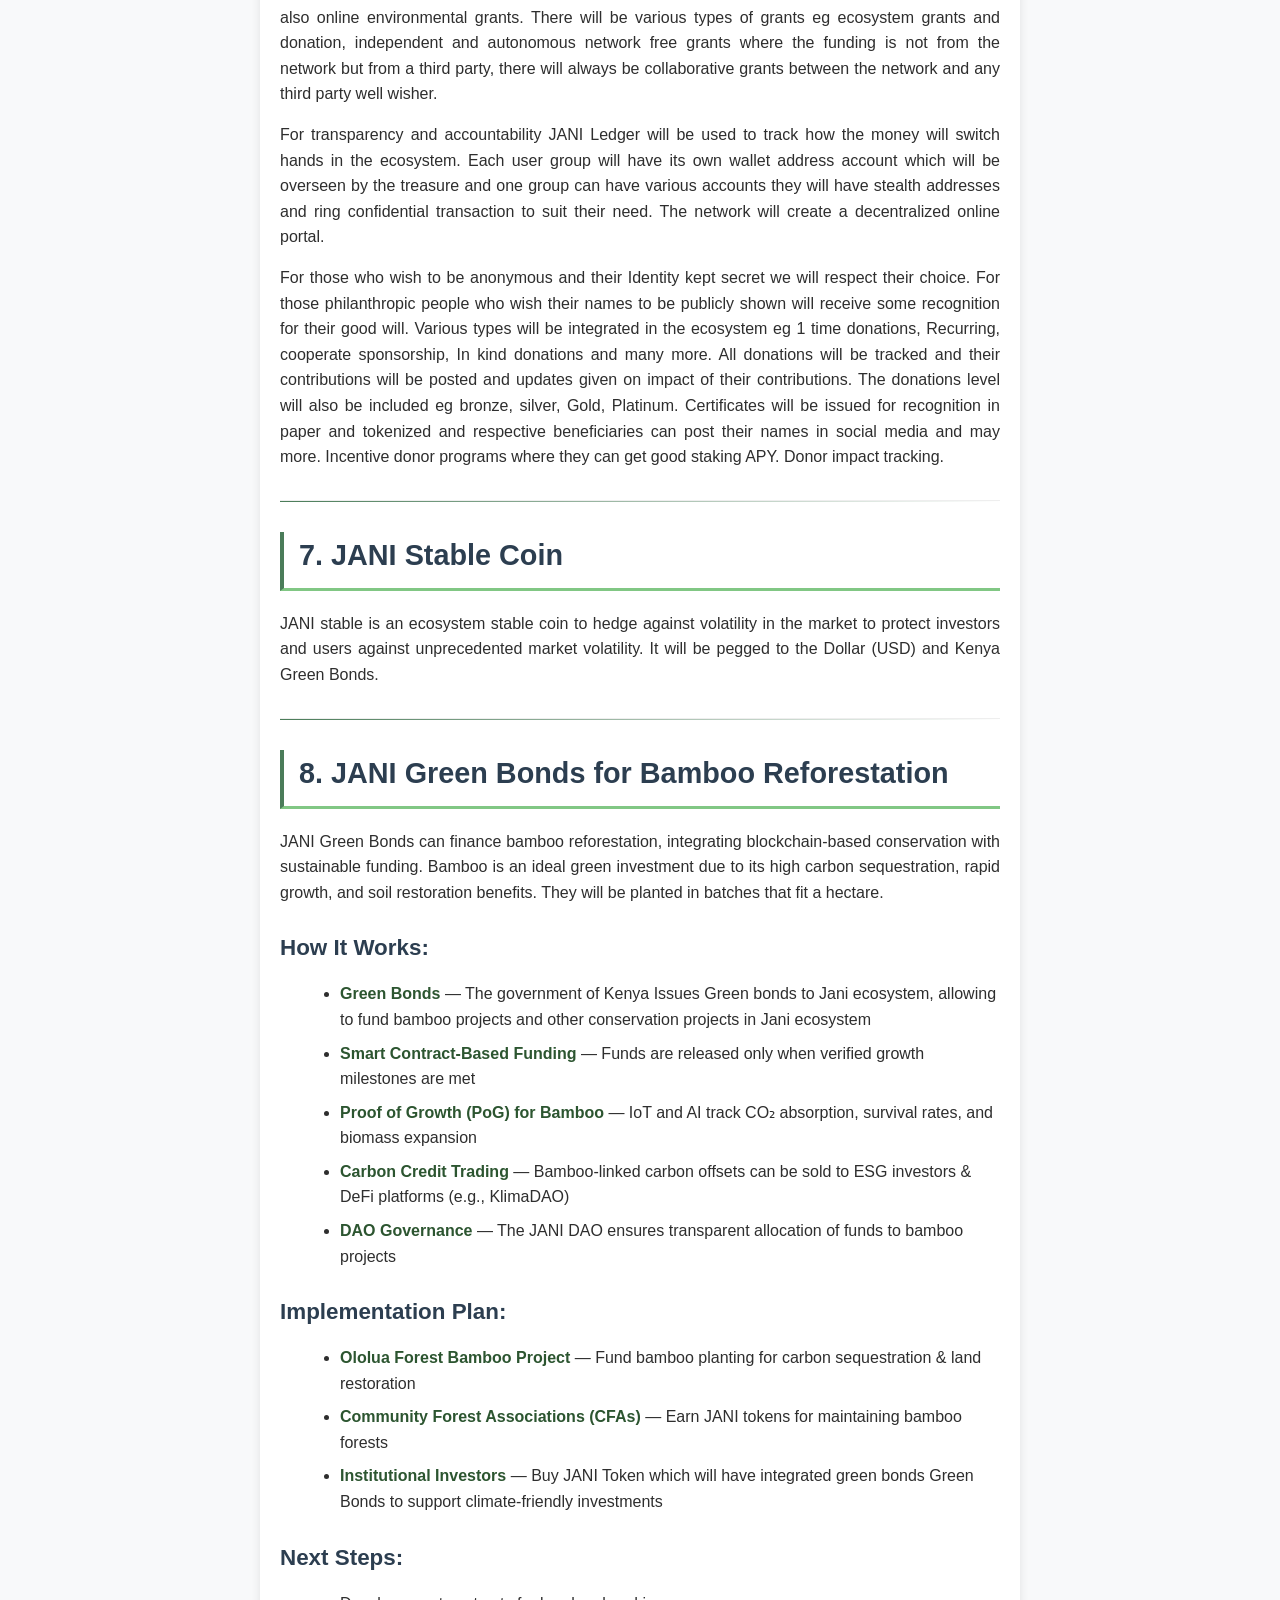
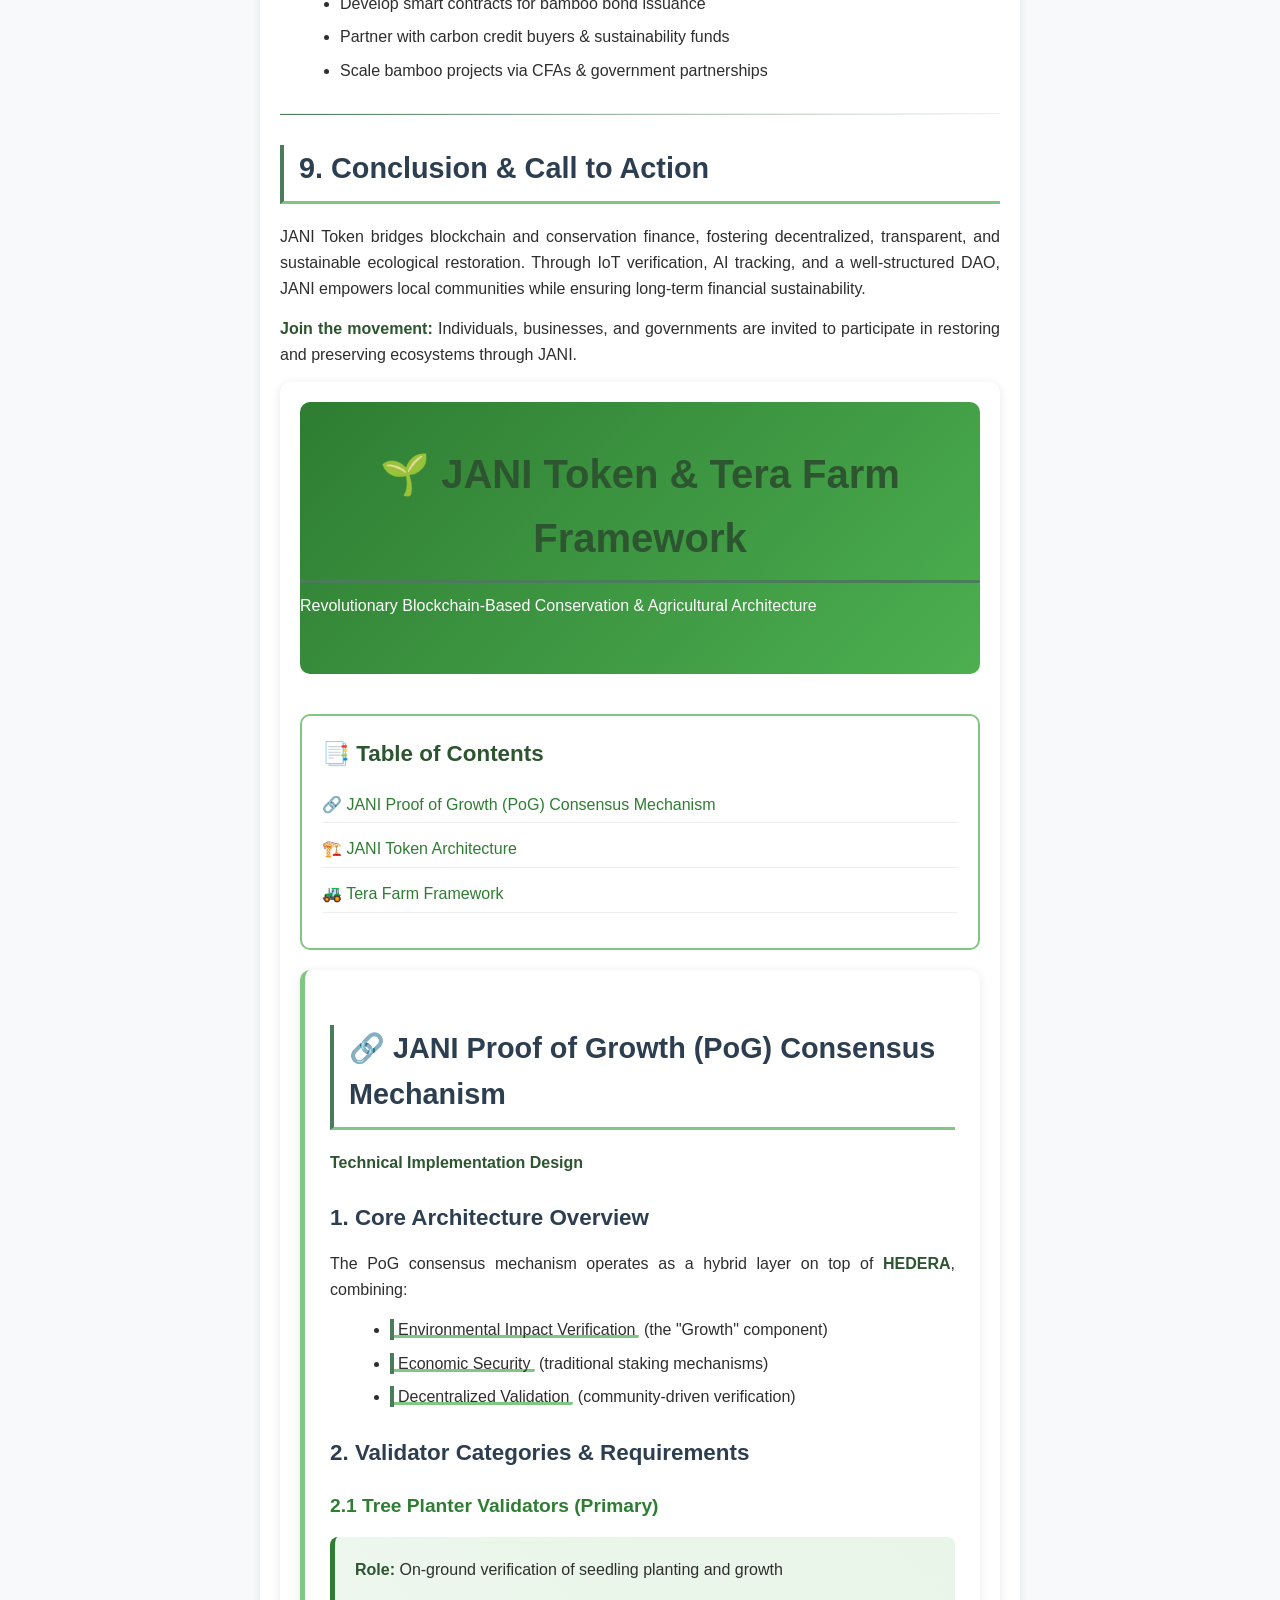
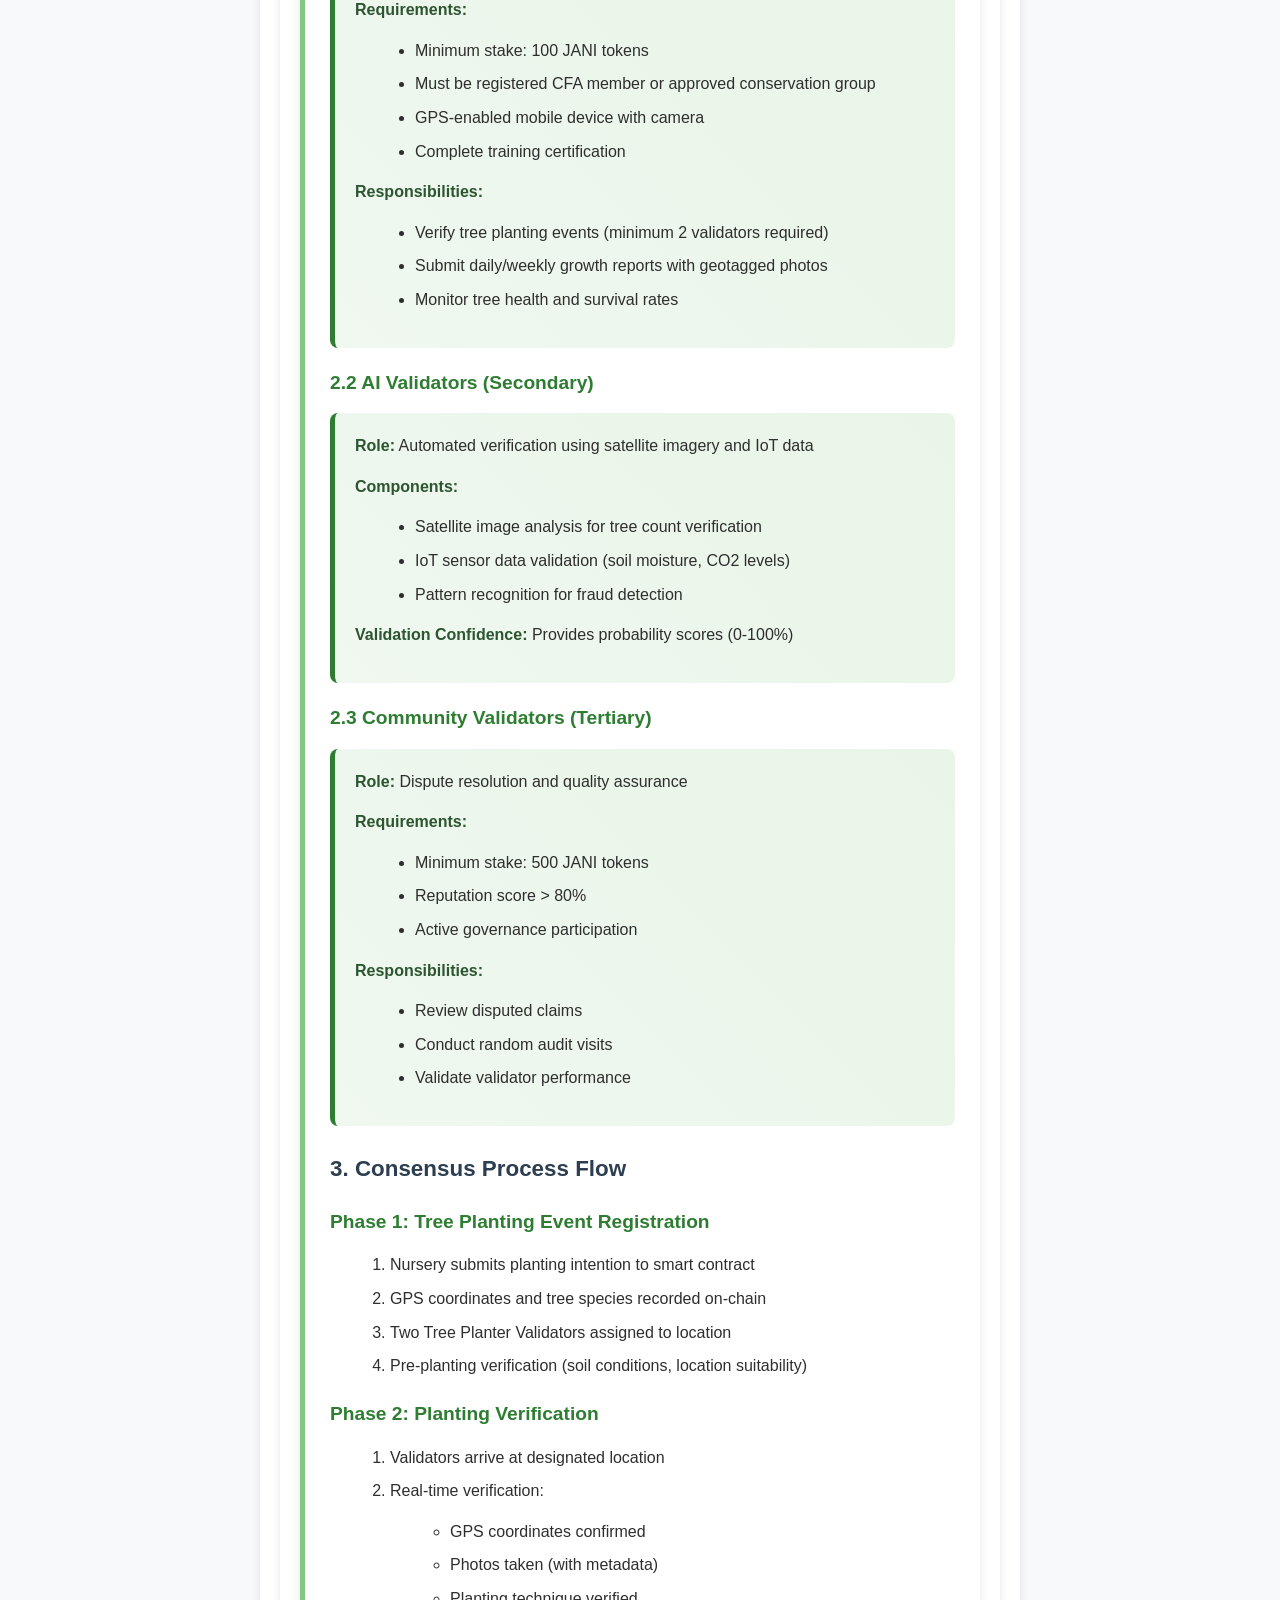
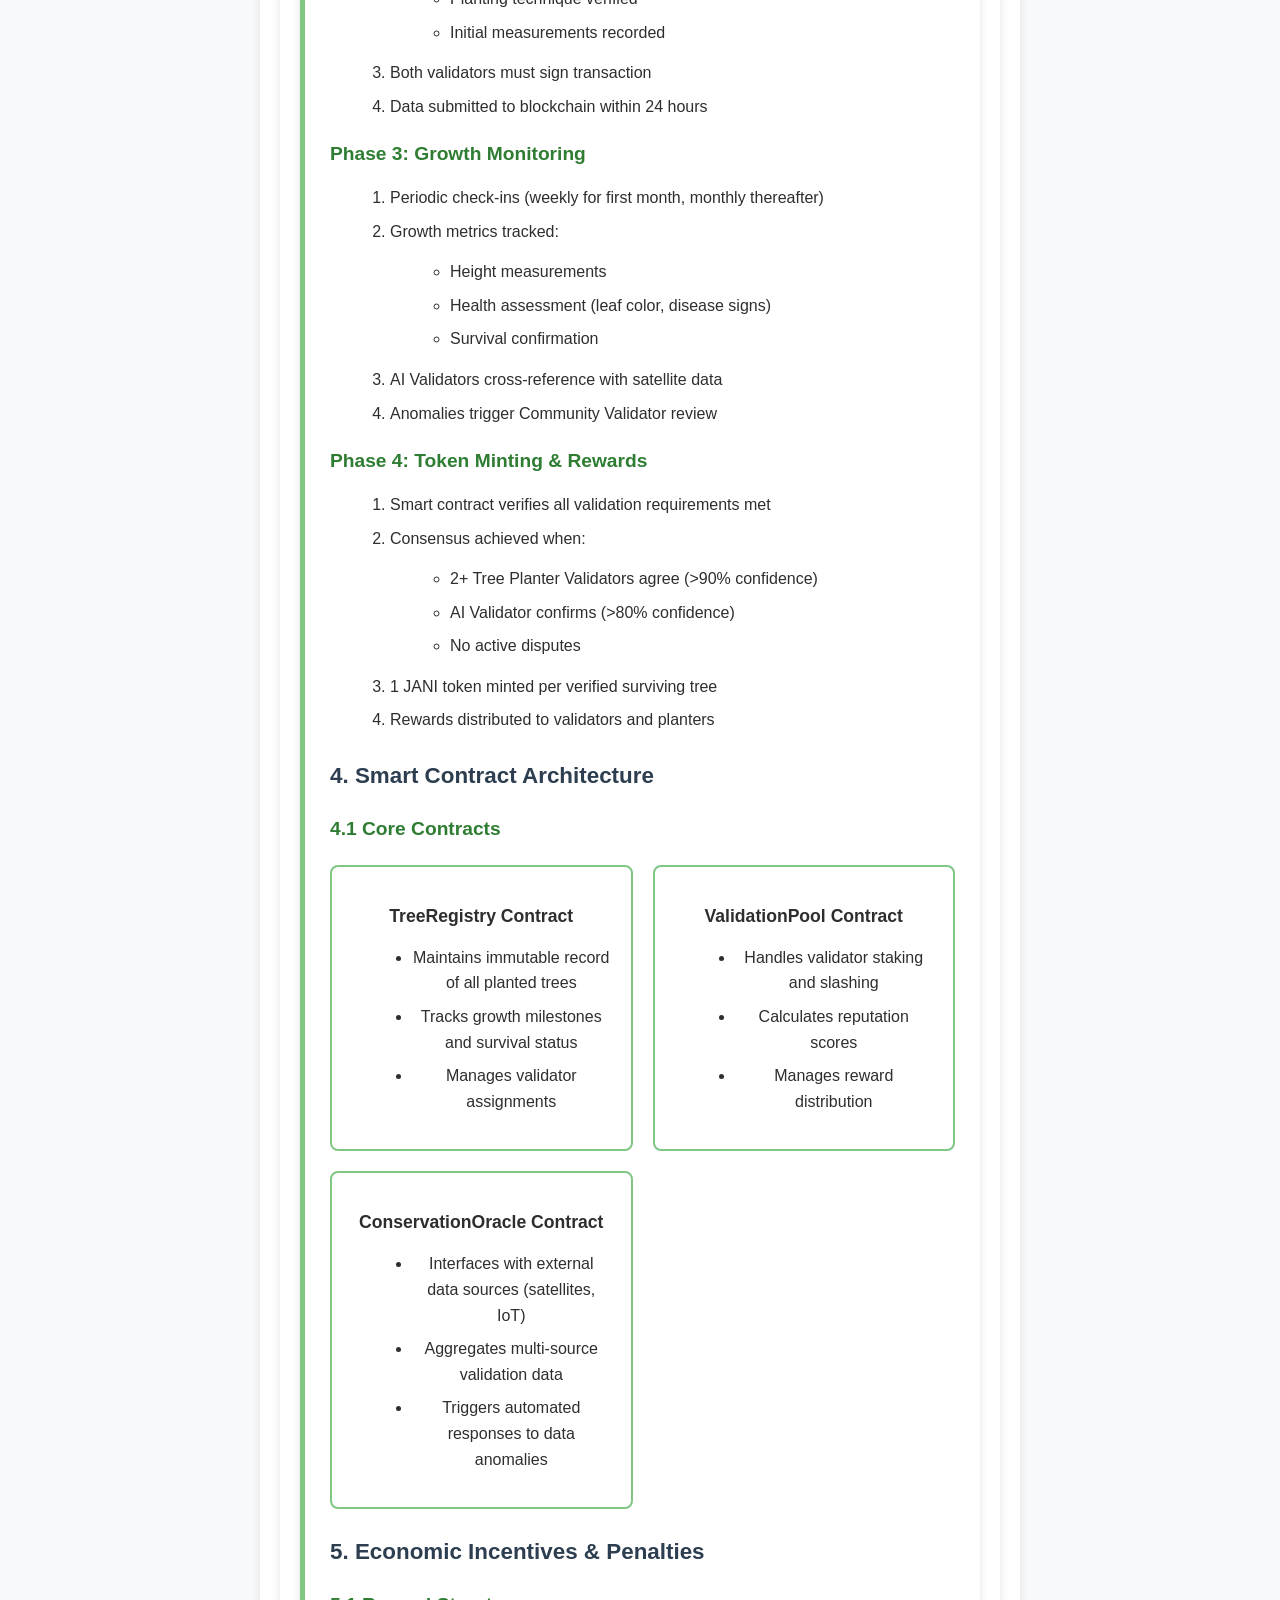
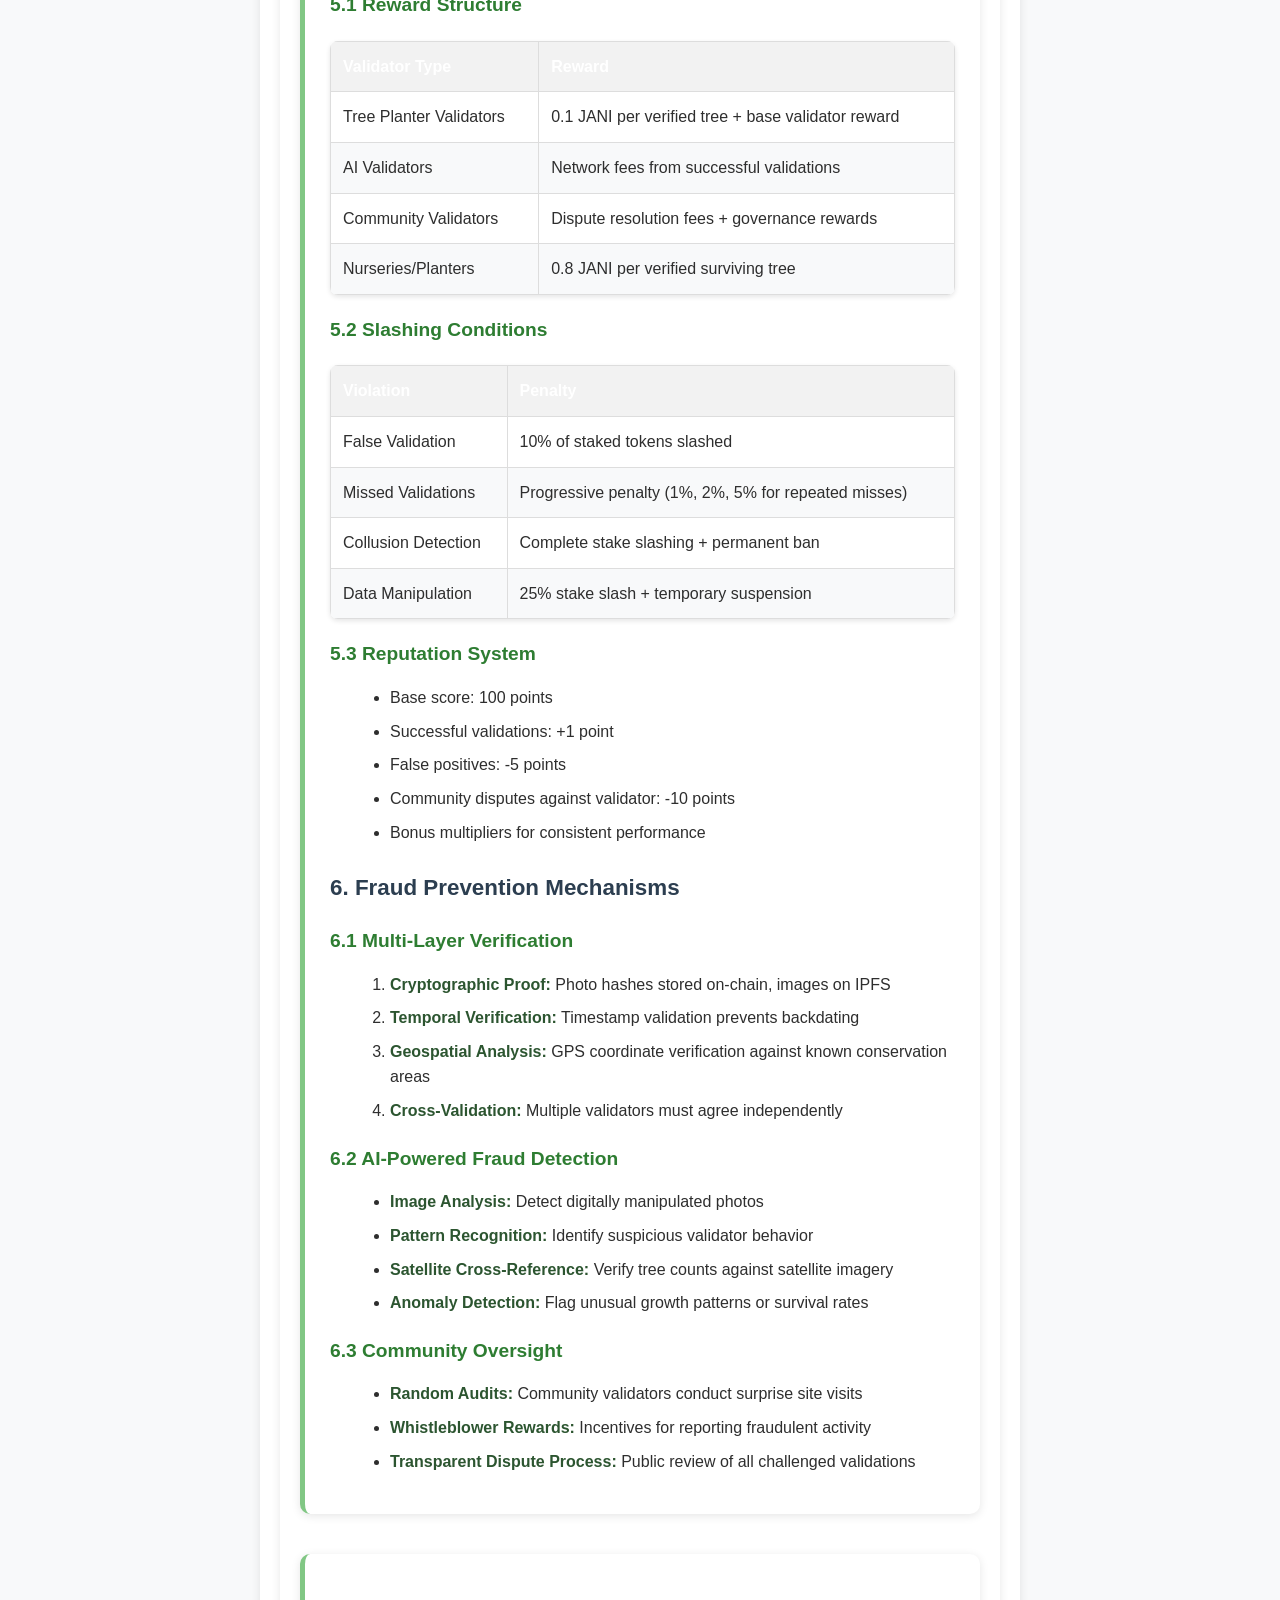
<file: front end/HISA-PPLES-CHAIN-DAPP/pages/janiwpaper.html>
<!DOCTYPE html>
<html lang="en">
<head>
    <meta charset="UTF-8">
    <meta name="viewport" content="width=device-width, initial-scale=1.0">
    <title>JANI Token: Blockchain-Powered Conservation & Environmental Regeneration</title>
    <style>
        body {
            font-family: -apple-system, BlinkMacSystemFont, 'Segoe UI', 'Roboto', 'Oxygen', 'Ubuntu', 'Cantarell', sans-serif;
            line-height: 1.6;
            max-width: 1200px;
            margin: 0 auto;
            padding: 20px;
            color: #333;
            background-color: #f8f9fa;
        }
        
        .container {
            background: white;
            padding: 40px;
            border-radius: 10px;
            box-shadow: 0 2px 10px rgba(0,0,0,0.1);
        }

        h1 {
            color: #2c5530;
            border-bottom: 3px solid #4a7c59;
            padding-bottom: 10px;
            font-size: 2.5em;
            margin-bottom: 30px;
        }

        h2 {
            color: #2c5530;
            border-left: 4px solid #4a7c59;
            padding-left: 15px;
            margin-top: 40px;
            margin-bottom: 20px;
            font-size: 1.8em;
        }

        h3 {
            color: #4a7c59;
            margin-top: 30px;
            margin-bottom: 15px;
            font-size: 1.4em;
        }

        h4 {
            color: #5a8a67;
            margin-top: 25px;
            margin-bottom: 12px;
            font-size: 1.2em;
        }

        h5 {
            color: #6a9a77;
            margin-top: 20px;
            margin-bottom: 10px;
            font-size: 1.1em;
        }

        p {
            margin-bottom: 15px;
            text-align: justify;
        }

        ul, ol {
            margin-bottom: 15px;
            padding-left: 30px;
        }

        li {
            margin-bottom: 8px;
        }

        strong {
            color: #2c5530;
            font-weight: 600;
        }

        em {
            color: #4a7c59;
            font-style: italic;
        }

        code {
            background-color: #f1f3f4;
            padding: 2px 6px;
            border-radius: 3px;
            font-family: 'Monaco', 'Menlo', 'Ubuntu Mono', monospace;
            font-size: 0.9em;
        }

        pre {
            background-color: #f8f9fa;
            border: 1px solid #e9ecef;
            border-radius: 5px;
            padding: 15px;
            overflow-x: auto;
            margin: 20px 0;
            white-space: pre-wrap;
        }

        table {
            width: 100%;
            border-collapse: collapse;
            margin: 20px 0;
            background: white;
            box-shadow: 0 1px 3px rgba(0,0,0,0.1);
        }

        th, td {
            border: 1px solid #ddd;
            padding: 12px;
            text-align: left;
        }

        th {
            background-color: #4a7c59;
            color: white;
            font-weight: 600;
        }

        tr:nth-child(even) {
            background-color: #f8f9fa;
        }

        .highlight {
            background-color: #e8f5e8;
            padding: 15px;
            border-left: 4px solid #4a7c59;
            margin: 20px 0;
            border-radius: 0 5px 5px 0;
        }

        .emoji {
            font-size: 1.2em;
            margin-right: 5px;
        }

        hr {
            border: none;
            height: 2px;
            background: linear-gradient(to right, #4a7c59, transparent);
            margin: 40px 0;
        }

        blockquote {
            border-left: 4px solid #4a7c59;
            padding: 10px 20px;
            margin: 20px 0;
            background-color: #f8f9fa;
            font-style: italic;
        }

        .toc {
            background-color: #f8f9fa;
            padding: 20px;
            border-radius: 5px;
            margin: 30px 0;
            border: 1px solid #e9ecef;
        }

        .toc h3 {
            margin-top: 0;
            color: #2c5530;
        }

        .toc ul {
            list-style-type: none;
            padding-left: 0;
        }

        .toc li {
            margin-bottom: 5px;
        }

        .toc a {
            color: #4a7c59;
            text-decoration: none;
            padding: 5px 0;
            display: block;
        }

        .toc a:hover {
            color: #2c5530;
            text-decoration: underline;
        }
    </style>
</head>
<body>
    <div class="container">
        <h1>JANI Token: Blockchain-Powered Conservation & Environmental Regeneration</h1>

        <h2>Abstract</h2>

        <p>JANI Hisa is a hedera -powered decentralized conservation database that tokenizes conservation methodologies to incentivize environmental conservation efforts, with a strong focus on conservation, protection, preservation and restoration through reforestation, afforestation, agroforestry, and sustainable land management practices on both land and sea. Built on the energy-efficient blockchain and scaled on, JANI ecosystem fosters transparency, decentralized governance, and financial sustainability for Community Forest Associations (CFAs) eg seedling user groups and other CFA user groups and environmental stakeholders.</p>

        <p>Additionally, JANI promotes youth and women empowerment by providing leadership roles and financial incentives. Each verified tree planted results in the minting of one JANI token, directly linking environmental restoration with financial rewards. JANI ecosystem believes in carbon footprint reduction using nature based solution individuals, businesses and companies can join us in our valiant mission. This is JANI's economic model, governance framework, verification mechanisms, and strategies for scalability and adoption.</p>

        <hr>

        <h2>1. Introduction</h2>

        <h3>1.1 Challenges in Conservation</h3>

        <p>Current conservation initiatives face several key challenges:</p>

        <ul>
            <li><strong>Lack of Transparency</strong> — No clear verification system for conservation efforts</li>
            <li><strong>Financial Instability</strong> — Community-led projects rely heavily on inconsistent funding sources</li>
            <li><strong>Stakeholder Fragmentation</strong> — Lack of coordination among conservation groups, government bodies, and businesses</li>
            <li><strong>Carbon Offset Inefficiencies</strong> — Unverifiable impact metrics hinder the adoption of carbon offset programs</li>
            <li><strong>Limited Inclusion</strong> — Insufficient opportunities for youth and women in conservation initiatives</li>
            <li><strong>Long-Term Viability Issues</strong> — Absence of structured financial models for sustainability</li>
        </ul>

        <h3>1.2 JANI's Solution</h3>

        <p>JANI Token leverages blockchain technology to resolve these issues by:</p>

        <ul>
            <li>Establishing a <strong>decentralized database ledger</strong> for tracking all conservation activities that use the Jani system</li>
            <li>Implementing <strong>smart contract-driven reward mechanisms</strong> for verified conservation efforts</li>
            <li>Integrating <strong>IoT and AI verification</strong> to ensure proper tree planting and growth monitoring</li>
            <li>Creating a <strong>self-sustaining financial model</strong> that minimizes reliance on grants</li>
            <li>Promoting <strong>youth and women empowerment</strong> through governance roles and financial incentives. JANI promotes youth and women empowerment by providing leadership roles and financial incentives. Jani ecosystem supports microfinance women and youth groups offering them better staking APY and Jani blockchain infrastructure in their various microfinance group (chamas) which makes them transparent and accountable</li>
            <li><strong>Partnering with CFAs, governments, and NGOs</strong> to drive real-world adoption</li>
            <li>Integrating <strong>carbon offset markets</strong> for corporate sustainability compliance</li>
        </ul>

        <hr>

        <h2>2. Technical Infrastructure</h2>

        <h3>2.1 Blockchain Platforms</h3>

        <ul>
            <li><strong>Network:</strong> HEDERA (Energy Efficient)</li>
            <li><strong>Consensus Mechanism:</strong> Proof of Growth (PoG) — One JANI token is minted per verified tree planted which is supposed to be in the Jani ledger which will be updated monthly</li>
            <li><strong>Smart Contract Language:</strong> Solidity 0.8.x</li>
            <li><strong>Gas Fees:</strong> < $0.1 per transaction</li>
        </ul>

        <h3>2.2 Verification Mechanisms</h3>

        <ul>
            <li><strong>IoT Sensors, integrated devices & Agentic AI</strong> — GPS-tagged tree tracking, AI-based health monitoring</li>
            <li><strong>Satellite Monitoring</strong> — Machine learning-powered biodiversity and canopy analysis</li>
            <li><strong>VALIDATORS</strong> — Validators will be our primary verification mechanism</li>
            <li><strong>Mobile App</strong> — Enables offline/online data collection, biometric verification, geotagging and other validator tools metrics</li>
            <li><strong>Real-Time Impact Dashboard</strong> — Tracks tree survival rates, biodiversity progress, and carbon sequestration</li>
        </ul>

        <hr>

        <h2>3. Token Economics & Utility</h2>

        <h3>3.1 Token Utility</h3>

        <p>JANI Token provides multiple use cases, including:</p>

        <h4>Governance and Voting</h4>
        <p>Community participation through DAOs.</p>

        <h4>Staking Rewards</h4>
        <p>Incentives for long-term holders.</p>

        <h4>Carbon Offset Utility</h4>
        <p>Tradable credits for corporate sustainability and work with DOVU and Guardian. For a hectares of confirmed bamboo a unique NFT is minted that backs up Jani token to co2 offset activity in JANI ecosystem. This NFT will be a Co2 offset meme which will be burnt annually. It will serve as a measure for co2 offset in Jani ecosystem especially in the Jani token eg 1 Jani token is 10 kg of co2 offset annually and it will increase depending on co2 offset activities annually and growth of planted bamboo. Farmers will be paid in Jani token for their co2 offset activities. This will be a way of rewarding and unlock liquidity that lying idle utilizing blockchain technology.</p>

        <h4>NFT-based Conservation Tracking</h4>
        <p>Unique digital assets linked to conservation projects.</p>

        <p>Climate change is one of the most pressing challenges of our time, and addressing it requires more than just scientific solutions—it demands creativity, innovation, and community engagement. Art has the unique power to inspire, educate, and mobilize people in ways that data alone cannot. By blending artistic expression with cutting-edge technology, we can create new pathways for environmental advocacy and action.</p>

        <p>Our NFT project are rooted in this belief. Through digital art, we aim to raise awareness about the urgency of climate change and the importance of sustainable practices. Each NFT serves as a visual narrative, telling the story of our planet's fragile ecosystems and the need for collective action. By leveraging blockchain technology, we ensure transparency and traceability, allowing supporters to see the direct impact of their contributions.</p>

        <p>This ideology is incorporated in JANI Ecosystem, which uses blockchain to incentivize conservation and reforestation. Just as JANI Token connects environmental restoration with financial rewards, our NFTs bridge art and activism, offering a creative way to support climate action. Together, we can harness the power of art and technology to inspire a global movement towards a more sustainable future.</p>

        <p>A conservation NFT will be minted after 100 Jani tokens are minted. Different wallet address that support Jani activities will be given a chance to mint an NFT but must stake Jani tokens. Artist, Generative AI and even photographers will be given a chance to be creative and mint a 1 of 1 NFT. NFT allotment will depend on different factors eg bidding through lock up staking for liquidity, Lottery, Jani proof of work metrics, social media voting, buying a slot, liquidity provision metric, donations etc. Depending on how the NFT allotment process the NFT it can be Stored in a vault, Kept by the owner, Redeemed by the NFT holder, Destroyed after tokenization, Used Separately from the NFT. Join us in this innovative journey, where creativity meets conservation, and every piece of art becomes a step towards healing our planet.</p>

        <h4>Ecosystem Services Payments and Real World Payment</h4>
        <p>Financial rewards for conservation activities and increased utility for users for their day to day life.</p>

        <h4>Corporate Certifications</h4>
        <p>Recognition for companies supporting conservation efforts. Companies that donate and support will receive special certificate in NFT and physical copies that indicate that they are ESG compliant and support Jani ecosystem. Companies that lumber or log wood can pay us to plant trees that they mostly partake logging and we can plant them due to the respective nature of our businesses and still conserve the environment. Automotives and companies that emit co2 can purchase Jani token to show their commitment in reducing their carbon footprint efforts and can stake and earn rewards. JANI financial utility down to its basic state will be a unit of account a nominal unit of measure to hold value of the item it will be a medium of exchange and a store of value.</p>

        <h3>3.2 Token Distribution & Inflation Control</h3>

        <ul>
            <li><strong>Initial Supply:</strong> 50 million JANI tokens</li>
            <li><strong>Annual Minting Cap:</strong> 1 million tokens</li>
        </ul>

        <h4>Minted Token Allocation:</h4>

        <h5><strong>50% - Staking Rewards</strong></h5>

        <p>The network shall be the pool operator and will be in charge of managing the pool and setting the pool fee. The annual staking rewards will be a percentage of the total supply. Slashing conditions will be for malicious actors. Penalty for early withdrawal is no reward. Coins can be locked for at least 21 days. One can join as an individual or joint if it is a group since there will be different pool groups. Minimum staking will be 1 coins. Ecosystem builders will earn more staking rewards eg validators, auditors local stake holders compared to other parties.</p>

        <p>Stackers reward = stackers contribution / total staked in pool * total reward - pool fee</p>

        <p>Example: If the total reward earned by the pool is 1000 coins and the pool fee is 50 coins and the total staked by the pool 10,000 coins and the stakers contribution is 500 coins he will earn 47.5 coins in 42 days.</p>

        <p>Annually the staking reward will be stackers contribution / total staked in network * total stacking reward</p>

        <h5><strong>40% - Tree-planting Fund</strong></h5>
        <p>The global DAO shall decide which conservation project shall get the allocation.</p>

        <h5><strong>10% - Liquidity Incentives</strong></h5>
        <p>Liquidity providers will be rewarded for their liquidity provision on DEXes.</p>

        <h3>3.3 Deflationary Mechanisms</h3>

        <ul>
            <li><strong>Token Reinvestment:</strong> 2% of each transaction will be used in conservation NFT projects</li>
            <li><strong>Buyback Program:</strong> 10% of transaction fees reinvested in buybacks and fund bamboo projects</li>
            <li><strong>Insurance:</strong> 3% of transaction fees will be used for insurance against any unforeseen risk that may occur in the seedlings nursery or when planted in the field eg Dying plants, vandalized plants etc.</li>
        </ul>

        <p>The rest of the transaction fees will be used in the network system infrastructure, Stable Jani liquidity and for overcollateralization for good risk management in network liquidity.</p>

        <hr>

        <h2>4. Governance & Decentralization</h2>

        <h3>4.1 DAO Structure</h3>

        <h4>Local DAO (L-DAO)</h4>
        <p>Oversees CFA conservation efforts.</p>
        <ul>
            <li><strong>Voting Model:</strong> One-member-one-vote</li>
            <li><strong>Leadership Roles:</strong> Chairman, Secretary, Treasurer, Validator, Environmental Auditor</li>
            <li><strong>Inclusivity:</strong> Ensures youth and women participate in governance</li>
        </ul>

        <h4>Global DAO (G-DAO)</h4>
        <p>Manages protocol upgrades, treasury, and partnerships.</p>
        <ul>
            <li><strong>Voting Model:</strong> Quadratic voting (prevents wealth-based dominance)</li>
            <li><strong>Key Committees:</strong> Executive, Technical, Conservation</li>
            <li><strong>Conflict Resolution:</strong> On-chain voting and arbitration committee interventions. Dispute Resolution: If disputes arise, an arbitration process using multiple validators is triggered</li>
        </ul>

        <hr>

        <h2>5. Adoption & Real-World Use Cases</h2>

        <h3>5.1 Community Engagement & Training</h3>

        <ul>
            <li><strong>Community Ambassadors Program</strong> — Local ambassadors will promote JANI's mission and onboard participants</li>
            <li><strong>Gamification</strong> — Participants earn badges and rewards for conservation tasks and governance contributions and also earn from ads incentives from our network where people can be paid to see ads. Games like counting steps 1000 steps daily in conservation efforts where one can earn points from walking or running while doing his conservation efforts</li>
        </ul>

        <h3>5.2 AI & Machine Learning Enhancements</h3>

        <ul>
            <li><strong>AI-Powered Predictive Analytics</strong> — Machine learning for tree growth predictions and health monitoring. An index can be derived to show JANI environmental metrics</li>
            <li><strong>Drone Integration</strong> — Real-time aerial surveys to enhance tree verification accuracy</li>
        </ul>

        <h3>5.3 Partnerships & Financial Inclusion</h3>

        <ul>
            <li><strong>CSR Partnerships</strong> — Allowing corporations to integrate JANI into sustainability initiatives</li>
            <li><strong>Microfinance Integration</strong> — Providing financial access to underrepresented groups</li>
            <li><strong>Token Grants</strong> — Funding opportunities for marginalized conservation communities</li>
        </ul>

        <h2><span class="emoji">🌍</span> Academic Collaborations</h2>

        <p>To ensure scientific integrity, real-world impact, and the development of future talent, we are forming <strong>strategic partnerships with universities and research institutions</strong> across Africa and globally. These collaborations will focus on <strong>conservation-centric, sustainable development research</strong> across key domains:</p>

        <hr>

        <h3><span class="emoji">🔬</span> 1. Clean Energy Innovation</h3>

        <ul>
            <li>Partnering with physics and engineering departments to explore and pilot <strong>thorium-based nuclear energy reactors</strong>, a cleaner and safer alternative to traditional uranium-based systems.</li>
            <li>Supporting academic-led feasibility studies on <strong>small modular reactors (SMRs)</strong> and their potential to sustainably power rural and coastal communities with minimal environmental impact.</li>
        </ul>

        <hr>

        <h3><span class="emoji">🌊</span> 2. Marine Conservation Research</h3>

        <ul>
            <li>Joint marine biology programs for the <strong>discovery, mapping, and preservation of marine ecosystems</strong>, especially underexplored coastal zones and coral reef systems.</li>
            <li>Enabling long-term monitoring of <strong>marine biodiversity, pollution patterns, and oceanic climate resilience</strong> through AI-augmented sensors and satellite tagging.</li>
        </ul>

        <hr>

        <h3><span class="emoji">🌱</span> 3. Land & Sea Conservation Studies</h3>

        <ul>
            <li>Co-developing research initiatives on <strong>ecosystem regeneration</strong>, including reforestation, grassland recovery, and protection of endangered terrestrial and aquatic species.</li>
            <li>Facilitating field studies that integrate <strong>local indigenous knowledge systems</strong> with academic methodologies for improved biodiversity outcomes.</li>
        </ul>

        <hr>

        <h3><span class="emoji">🤝</span> Goals of the Collaboration</h3>

        <ul>
            <li>Advance <strong>sustainable science</strong> that informs national and continental policy.</li>
            <li>Provide <strong>data-driven solutions</strong> for environmental protection and climate adaptation.</li>
            <li>Create <strong>open research data repositories</strong> for conservation models, biodiversity indices, and renewable energy maps.</li>
        </ul>

        <hr>

        <h3>5.4 Environmental Education & Impact Measurement</h3>

        <ul>
            <li><strong>Educational Workshops & Webinars</strong> — Training communities on blockchain and conservation best practices</li>
            <li><strong>Impact Reports & Third-Party Audits</strong> — Publishing transparent conservation progress reports</li>
        </ul>

        <h3>5.5 Grants and Donations System</h3>

        <p>JANI ecosystem will incorporate grants and donations, the type of donation will include cash donations in kind donations and also stock donations. The ecosystem will incorporate grants of various types they will include government grants, foundation grants, corporate, crowdfunding and also online environmental grants. There will be various types of grants eg ecosystem grants and donation, independent and autonomous network free grants where the funding is not from the network but from a third party, there will always be collaborative grants between the network and any third party well wisher.</p>

        <p>For transparency and accountability JANI Ledger will be used to track how the money will switch hands in the ecosystem. Each user group will have its own wallet address account which will be overseen by the treasure and one group can have various accounts they will have stealth addresses and ring confidential transaction to suit their need. The network will create a decentralized online portal.</p>

        <p>For those who wish to be anonymous and their Identity kept secret we will respect their choice. For those philanthropic people who wish their names to be publicly shown will receive some recognition for their good will. Various types will be integrated in the ecosystem eg 1 time donations, Recurring, cooperate sponsorship, In kind donations and many more. All donations will be tracked and their contributions will be posted and updates given on impact of their contributions. The donations level will also be included eg bronze, silver, Gold, Platinum. Certificates will be issued for recognition in paper and tokenized and respective beneficiaries can post their names in social media and may more. Incentive donor programs where they can get good staking APY. Donor impact tracking.</p>

        <hr>

        <h2>7. JANI Stable Coin</h2>

        <p>JANI stable is an ecosystem stable coin to hedge against volatility in the market to protect investors and users against unprecedented market volatility. It will be pegged to the Dollar (USD) and Kenya Green Bonds.</p>

        <hr>

        <h2>8. JANI Green Bonds for Bamboo Reforestation</h2>

        <p>JANI Green Bonds can finance bamboo reforestation, integrating blockchain-based conservation with sustainable funding. Bamboo is an ideal green investment due to its high carbon sequestration, rapid growth, and soil restoration benefits. They will be planted in batches that fit a hectare.</p>

        <h3>How It Works:</h3>
        <ul>
            <li><strong>Green Bonds</strong> — The government of Kenya Issues Green bonds to Jani ecosystem, allowing to fund bamboo projects and other conservation projects in Jani ecosystem</li>
            <li><strong>Smart Contract-Based Funding</strong> — Funds are released only when verified growth milestones are met</li>
            <li><strong>Proof of Growth (PoG) for Bamboo</strong> — IoT and AI track CO₂ absorption, survival rates, and biomass expansion</li>
            <li><strong>Carbon Credit Trading</strong> — Bamboo-linked carbon offsets can be sold to ESG investors & DeFi platforms (e.g., KlimaDAO)</li>
            <li><strong>DAO Governance</strong> — The JANI DAO ensures transparent allocation of funds to bamboo projects</li>
        </ul>

        <h3>Implementation Plan:</h3>
        <ul>
            <li><strong>Ololua Forest Bamboo Project</strong> — Fund bamboo planting for carbon sequestration & land restoration</li>
            <li><strong>Community Forest Associations (CFAs)</strong> — Earn JANI tokens for maintaining bamboo forests</li>
            <li><strong>Institutional Investors</strong> — Buy JANI Token which will have integrated green bonds Green Bonds to support climate-friendly investments</li>
        </ul>

        <h3>Next Steps:</h3>
        <ul>
            <li>Develop smart contracts for bamboo bond issuance</li>
            <li>Partner with carbon credit buyers & sustainability funds</li>
            <li>Scale bamboo projects via CFAs & government partnerships</li>
        </ul>

        <hr>

        <h2>9. Conclusion & Call to Action</h2>

        <p>JANI Token bridges blockchain and conservation finance, fostering decentralized, transparent, and sustainable ecological restoration. Through IoT verification, AI tracking, and a well-structured DAO, JANI empowers local communities while ensuring long-term financial sustainability.</p>

        <p><strong>Join the movement:</strong> Individuals, businesses, and governments are invited to participate in restoring and preserving ecosystems through JANI.</p>

        <!DOCTYPE html>
<html lang="en">
<head>
    <meta charset="UTF-8">
    <meta name="viewport" content="width=device-width, initial-scale=1.0">
    <title>JANI Token & Tera Farm Framework Documentation</title>
    <style>
        :root {
            --primary-color: #2e7d32;
            --secondary-color: #4caf50;
            --accent-color: #81c784;
            --text-color: #2e2e2e;
            --bg-color: #f8f9fa;
            --card-bg: #ffffff;
            --border-color: #e0e0e0;
        }

        * {
            margin: 0;
            padding: 0;
            box-sizing: border-box;
        }

        body {
            font-family: 'Segoe UI', Tahoma, Geneva, Verdana, sans-serif;
            line-height: 1.6;
            color: var(--text-color);
            background-color: var(--bg-color);
        }

        .container {
            max-width: 1200px;
            margin: 0 auto;
            padding: 20px;
        }

        header {
            background: linear-gradient(135deg, var(--primary-color), var(--secondary-color));
            color: white;
            padding: 40px 0;
            text-align: center;
            margin-bottom: 40px;
            border-radius: 10px;
        }

        h1 {
            font-size: 2.5em;
            margin-bottom: 10px;
            font-weight: 700;
        }

        h2 {
            color: var(--primary-color);
            border-bottom: 3px solid var(--accent-color);
            padding-bottom: 10px;
            margin: 30px 0 20px 0;
            font-size: 1.8em;
        }

        h3 {
            color: var(--secondary-color);
            margin: 25px 0 15px 0;
            font-size: 1.4em;
        }

        h4 {
            color: var(--primary-color);
            margin: 20px 0 10px 0;
            font-size: 1.2em;
        }

        h5 {
            color: var(--text-color);
            margin: 15px 0 8px 0;
            font-size: 1.1em;
        }

        .section {
            background: var(--card-bg);
            margin: 20px 0;
            padding: 25px;
            border-radius: 10px;
            box-shadow: 0 2px 10px rgba(0,0,0,0.1);
            border-left: 5px solid var(--accent-color);
        }

        .code-block {
            background: #f4f4f4;
            border: 1px solid var(--border-color);
            border-radius: 5px;
            padding: 15px;
            margin: 15px 0;
            overflow-x: auto;
            font-family: 'Courier New', monospace;
        }

        ul, ol {
            margin: 15px 0 15px 30px;
        }

        li {
            margin: 8px 0;
        }

        table {
            width: 100%;
            border-collapse: collapse;
            margin: 20px 0;
            background: var(--card-bg);
            border-radius: 8px;
            overflow: hidden;
            box-shadow: 0 2px 5px rgba(0,0,0,0.1);
        }

        th, td {
            padding: 12px 15px;
            text-align: left;
            border-bottom: 1px solid var(--border-color);
        }

        th {
            background: var(--primary-color);
            color: white;
            font-weight: 600;
        }

        tr:hover {
            background: #f5f5f5;
        }

        .highlight {
            background: linear-gradient(120deg, var(--accent-color) 0%, var(--accent-color) 100%);
            background-repeat: no-repeat;
            background-size: 100% 0.2em;
            background-position: 0 88%;
            padding: 2px 4px;
        }

        .emoji {
            font-size: 1.2em;
            margin-right: 8px;
        }

        .tech-stack {
            display: grid;
            grid-template-columns: repeat(auto-fit, minmax(250px, 1fr));
            gap: 20px;
            margin: 20px 0;
        }

        .tech-card {
            background: var(--card-bg);
            padding: 20px;
            border-radius: 8px;
            border: 2px solid var(--accent-color);
            text-align: center;
        }

        .optimization {
            background: #e8f5e8;
            border-left: 4px solid var(--secondary-color);
            padding: 15px;
            margin: 15px 0;
            border-radius: 5px;
        }

        .journey-step {
            background: linear-gradient(45deg, #f0f8f0, #e8f5e8);
            margin: 15px 0;
            padding: 20px;
            border-radius: 8px;
            border-left: 5px solid var(--primary-color);
        }

        .toc {
            background: var(--card-bg);
            padding: 20px;
            border-radius: 10px;
            margin: 20px 0;
            border: 2px solid var(--accent-color);
        }

        .toc ul {
            list-style: none;
            margin-left: 0;
        }

        .toc a {
            color: var(--primary-color);
            text-decoration: none;
            display: block;
            padding: 5px 0;
            border-bottom: 1px solid #eee;
        }

        .toc a:hover {
            color: var(--secondary-color);
            background: #f9f9f9;
            padding-left: 10px;
            transition: all 0.3s ease;
        }

        @media (max-width: 768px) {
            .container {
                padding: 10px;
            }
            
            h1 {
                font-size: 2em;
            }
            
            .section {
                padding: 15px;
            }
            
            table {
                font-size: 0.9em;
            }
        }
    </style>
</head>
<body>
    <div class="container">
        <header>
            <h1>🌱 JANI Token & Tera Farm Framework</h1>
            <p>Revolutionary Blockchain-Based Conservation & Agricultural Architecture</p>
        </header>

        <div class="toc">
            <h3>📑 Table of Contents</h3>
            <ul>
                <li><a href="#pog-consensus">🔗 JANI Proof of Growth (PoG) Consensus Mechanism</a></li>
                <li><a href="#jani-architecture">🏗️ JANI Token Architecture</a></li>
                <li><a href="#tera-farm">🚜 Tera Farm Framework</a></li>
            </ul>
        </div>

        <div id="pog-consensus" class="section">
            <h2>🔗 JANI Proof of Growth (PoG) Consensus Mechanism</h2>
            <p><strong>Technical Implementation Design</strong></p>
            
            <h3>1. Core Architecture Overview</h3>
            <p>The PoG consensus mechanism operates as a hybrid layer on top of <strong>HEDERA</strong>, combining:</p>
            <ul>
                <li><span class="highlight">Environmental Impact Verification</span> (the "Growth" component)</li>
                <li><span class="highlight">Economic Security</span> (traditional staking mechanisms)</li>
                <li><span class="highlight">Decentralized Validation</span> (community-driven verification)</li>
            </ul>

            <h3>2. Validator Categories & Requirements</h3>
            
            <h4>2.1 Tree Planter Validators (Primary)</h4>
            <div class="journey-step">
                <p><strong>Role:</strong> On-ground verification of seedling planting and growth</p>
                <p><strong>Requirements:</strong></p>
                <ul>
                    <li>Minimum stake: 100 JANI tokens</li>
                    <li>Must be registered CFA member or approved conservation group</li>
                    <li>GPS-enabled mobile device with camera</li>
                    <li>Complete training certification</li>
                </ul>
                <p><strong>Responsibilities:</strong></p>
                <ul>
                    <li>Verify tree planting events (minimum 2 validators required)</li>
                    <li>Submit daily/weekly growth reports with geotagged photos</li>
                    <li>Monitor tree health and survival rates</li>
                </ul>
            </div>

            <h4>2.2 AI Validators (Secondary)</h4>
            <div class="journey-step">
                <p><strong>Role:</strong> Automated verification using satellite imagery and IoT data</p>
                <p><strong>Components:</strong></p>
                <ul>
                    <li>Satellite image analysis for tree count verification</li>
                    <li>IoT sensor data validation (soil moisture, CO2 levels)</li>
                    <li>Pattern recognition for fraud detection</li>
                </ul>
                <p><strong>Validation Confidence:</strong> Provides probability scores (0-100%)</p>
            </div>

            <h4>2.3 Community Validators (Tertiary)</h4>
            <div class="journey-step">
                <p><strong>Role:</strong> Dispute resolution and quality assurance</p>
                <p><strong>Requirements:</strong></p>
                <ul>
                    <li>Minimum stake: 500 JANI tokens</li>
                    <li>Reputation score > 80%</li>
                    <li>Active governance participation</li>
                </ul>
                <p><strong>Responsibilities:</strong></p>
                <ul>
                    <li>Review disputed claims</li>
                    <li>Conduct random audit visits</li>
                    <li>Validate validator performance</li>
                </ul>
            </div>

            <h3>3. Consensus Process Flow</h3>
            
            <h4>Phase 1: Tree Planting Event Registration</h4>
            <ol>
                <li>Nursery submits planting intention to smart contract</li>
                <li>GPS coordinates and tree species recorded on-chain</li>
                <li>Two Tree Planter Validators assigned to location</li>
                <li>Pre-planting verification (soil conditions, location suitability)</li>
            </ol>

            <h4>Phase 2: Planting Verification</h4>
            <ol>
                <li>Validators arrive at designated location</li>
                <li>Real-time verification:
                    <ul>
                        <li>GPS coordinates confirmed</li>
                        <li>Photos taken (with metadata)</li>
                        <li>Planting technique verified</li>
                        <li>Initial measurements recorded</li>
                    </ul>
                </li>
                <li>Both validators must sign transaction</li>
                <li>Data submitted to blockchain within 24 hours</li>
            </ol>

            <h4>Phase 3: Growth Monitoring</h4>
            <ol>
                <li>Periodic check-ins (weekly for first month, monthly thereafter)</li>
                <li>Growth metrics tracked:
                    <ul>
                        <li>Height measurements</li>
                        <li>Health assessment (leaf color, disease signs)</li>
                        <li>Survival confirmation</li>
                    </ul>
                </li>
                <li>AI Validators cross-reference with satellite data</li>
                <li>Anomalies trigger Community Validator review</li>
            </ol>

            <h4>Phase 4: Token Minting & Rewards</h4>
            <ol>
                <li>Smart contract verifies all validation requirements met</li>
                <li>Consensus achieved when:
                    <ul>
                        <li>2+ Tree Planter Validators agree (>90% confidence)</li>
                        <li>AI Validator confirms (>80% confidence)</li>
                        <li>No active disputes</li>
                    </ul>
                </li>
                <li>1 JANI token minted per verified surviving tree</li>
                <li>Rewards distributed to validators and planters</li>
            </ol>

            <h3>4. Smart Contract Architecture</h3>
            
            <h4>4.1 Core Contracts</h4>
            <div class="tech-stack">
                <div class="tech-card">
                    <h5>TreeRegistry Contract</h5>
                    <ul>
                        <li>Maintains immutable record of all planted trees</li>
                        <li>Tracks growth milestones and survival status</li>
                        <li>Manages validator assignments</li>
                    </ul>
                </div>
                <div class="tech-card">
                    <h5>ValidationPool Contract</h5>
                    <ul>
                        <li>Handles validator staking and slashing</li>
                        <li>Calculates reputation scores</li>
                        <li>Manages reward distribution</li>
                    </ul>
                </div>
                <div class="tech-card">
                    <h5>ConservationOracle Contract</h5>
                    <ul>
                        <li>Interfaces with external data sources (satellites, IoT)</li>
                        <li>Aggregates multi-source validation data</li>
                        <li>Triggers automated responses to data anomalies</li>
                    </ul>
                </div>
            </div>

            <h3>5. Economic Incentives & Penalties</h3>
            
            <h4>5.1 Reward Structure</h4>
            <table>
                <thead>
                    <tr>
                        <th>Validator Type</th>
                        <th>Reward</th>
                    </tr>
                </thead>
                <tbody>
                    <tr>
                        <td>Tree Planter Validators</td>
                        <td>0.1 JANI per verified tree + base validator reward</td>
                    </tr>
                    <tr>
                        <td>AI Validators</td>
                        <td>Network fees from successful validations</td>
                    </tr>
                    <tr>
                        <td>Community Validators</td>
                        <td>Dispute resolution fees + governance rewards</td>
                    </tr>
                    <tr>
                        <td>Nurseries/Planters</td>
                        <td>0.8 JANI per verified surviving tree</td>
                    </tr>
                </tbody>
            </table>

            <h4>5.2 Slashing Conditions</h4>
            <table>
                <thead>
                    <tr>
                        <th>Violation</th>
                        <th>Penalty</th>
                    </tr>
                </thead>
                <tbody>
                    <tr>
                        <td>False Validation</td>
                        <td>10% of staked tokens slashed</td>
                    </tr>
                    <tr>
                        <td>Missed Validations</td>
                        <td>Progressive penalty (1%, 2%, 5% for repeated misses)</td>
                    </tr>
                    <tr>
                        <td>Collusion Detection</td>
                        <td>Complete stake slashing + permanent ban</td>
                    </tr>
                    <tr>
                        <td>Data Manipulation</td>
                        <td>25% stake slash + temporary suspension</td>
                    </tr>
                </tbody>
            </table>

            <h4>5.3 Reputation System</h4>
            <ul>
                <li>Base score: 100 points</li>
                <li>Successful validations: +1 point</li>
                <li>False positives: -5 points</li>
                <li>Community disputes against validator: -10 points</li>
                <li>Bonus multipliers for consistent performance</li>
            </ul>

            <h3>6. Fraud Prevention Mechanisms</h3>
            
            <h4>6.1 Multi-Layer Verification</h4>
            <ol>
                <li><strong>Cryptographic Proof:</strong> Photo hashes stored on-chain, images on IPFS</li>
                <li><strong>Temporal Verification:</strong> Timestamp validation prevents backdating</li>
                <li><strong>Geospatial Analysis:</strong> GPS coordinate verification against known conservation areas</li>
                <li><strong>Cross-Validation:</strong> Multiple validators must agree independently</li>
            </ol>

            <h4>6.2 AI-Powered Fraud Detection</h4>
            <ul>
                <li><strong>Image Analysis:</strong> Detect digitally manipulated photos</li>
                <li><strong>Pattern Recognition:</strong> Identify suspicious validator behavior</li>
                <li><strong>Satellite Cross-Reference:</strong> Verify tree counts against satellite imagery</li>
                <li><strong>Anomaly Detection:</strong> Flag unusual growth patterns or survival rates</li>
            </ul>

            <h4>6.3 Community Oversight</h4>
            <ul>
                <li><strong>Random Audits:</strong> Community validators conduct surprise site visits</li>
                <li><strong>Whistleblower Rewards:</strong> Incentives for reporting fraudulent activity</li>
                <li><strong>Transparent Dispute Process:</strong> Public review of all challenged validations</li>
            </ul>
        </div>

        <div id="jani-architecture" class="section">
            <h2>🏗️ JANI Token: A Revolutionary Blockchain-Based Conservation Architecture</h2>

            <h3>Introduction</h3>
            <p>The <strong>JANI Token</strong> is designed to transform environmental conservation by integrating <span class="highlight">blockchain technology, artificial intelligence (AI), IoT sensors, and decentralized finance (DeFi)</span>. It serves as a <strong>self-sustaining, decentralized, and AI-powered ecosystem</strong> that rewards conservation efforts through a <strong>trustless, transparent, and incentivized economic model</strong>.</p>

            <h3>1. Holistic Conservation Intelligence & Data Infrastructure</h3>
            
            <h4>Unified Environmental Data Aggregation</h4>
            <p>To ensure <strong>real-time, verifiable, and transparent tracking of conservation efforts</strong>, JANI Token leverages multiple data sources to build a <strong>decentralized multi-source data system</strong>.</p>

            <h5>Data Sources Integrated:</h5>
            <ul>
                <li><strong>Satellite Imagery & Remote Sensing</strong> (NASA, ESA, private satellite networks)</li>
                <li><strong>IoT Sensor Networks</strong> (soil, water, CO₂ monitors, drones, edge AI devices)</li>
                <li><strong>Community-Reported Data</strong> (NGOs, citizen scientists, indigenous groups)</li>
                <li><strong>Validators</strong> Being the guys on the ground they are the primary data source collectors</li>
                <li><strong>External Environmental Databases</strong> (UN, IPCC, national forestry agencies)</li>
            </ul>

            <h5>AI-Powered Verification & Fraud Detection:</h5>
            <ul>
                <li><strong>Federated Learning Model:</strong> AI models train on local datasets while preserving data privacy</li>
                <li><strong>Automated Anomaly Detection:</strong> Identifies fraudulent claims and fake conservation projects</li>
                <li><strong>Multi-Layer Trust Mechanism:</strong> Combines <strong>sensor validation, satellite verification, and human expert reviews</strong></li>
            </ul>

            <h5>Decentralized Data Storage:</h5>
            <ul>
                <li><strong>IPFS & Arweave for immutable records</strong></li>
                <li><strong>On-chain/off-chain hybrid architecture for cost-efficiency</strong></li>
            </ul>

            <div class="optimization">
                <h5>Optimization Recommendations:</h5>
                <p>🚀 Implement <strong>AI-driven simulations</strong> to predict ecological trends.<br>
                🚀 Standardize <strong>conservation data formats</strong> for cross-chain interoperability.<br>
                🚀 Enhance <strong>sensor data encryption</strong> to prevent tampering and ensure trust.</p>
            </div>

            <h3>2. Decentralized Conservation Oracle Network</h3>
            
            <h4>Next-Gen Verification & Validator Infrastructure</h4>
            <p>To ensure the <strong>accuracy and authenticity</strong> of conservation data, JANI Token implements a <strong>multi-dimensional oracle network</strong>.</p>

            <h5>Hybrid Validator Network:</h5>
            <ul>
                <li>Validators categorized based on <strong>expertise, accuracy, and community trust</strong>. Validators can earn credit points for their correct information and the points can be redeemed or used in the ecosystem</li>
                <li>AI-assisted verification + human expert oversight</li>
                <li><strong>Incentive mechanisms</strong> to reward accurate validators and penalize false reporting</li>
            </ul>

            <h5>Probabilistic Trust & Reputation Scoring:</h5>
            <ul>
                <li>Risk-adjusted scoring models for validators</li>
                <li><strong>Zero-Knowledge Proofs (ZK-SNARKs/STARKs)</strong> for private yet verifiable validations</li>
                <li>Confidence-weighted oracle framework to <strong>ensure data integrity</strong></li>
            </ul>

            <h5>Geographically Redundant Validator Nodes:</h5>
            <ul>
                <li><strong>Distributed network for fault tolerance & censorship resistance</strong></li>
                <li><strong>Localized validation models to ensure ecological accuracy</strong></li>
            </ul>

            <div class="optimization">
                <h5>Optimization Recommendations:</h5>
                <p>🚀 Use <strong>reputation-based staking</strong> for economic security.<br>
                🚀 Enable <strong>multi-chain oracle compatibility</strong> for global accessibility.<br>
                🚀 Implement <strong>threshold cryptography</strong> for verification resilience.</p>
            </div>

            <h3>3. Advanced Security & Privacy Mechanisms</h3>
            
            <h4>Asynchronous Byzantine Fault Tolerance (aBFT):</h4>
            <ul>
                <li><strong>Lattice-based encryption</strong> to resist quantum attacks</li>
                <li><strong>Quantum-safe digital signatures</strong> (Falcon, Dilithium)</li>
                <li><strong>Forward-secure key management</strong> to prevent key compromise</li>
            </ul>

            <h4>Homomorphic Encryption & Secure Computation:</h4>
            <ul>
                <li><strong>Fully Homomorphic Encryption (FHE):</strong> Enables encrypted AI model training</li>
                <li><strong>Multi-Party Computation (MPC):</strong> Confidential validation of conservation claims</li>
                <li><strong>Decentralized Identity (DID):</strong> Privacy-preserving credential verification for conservation stakeholders</li>
            </ul>

            <div class="optimization">
                <h5>Optimization Recommendations:</h5>
                <p>🚀 Adopt <strong>hybrid cryptography (classical + quantum-resistant mechanisms)</strong> for smooth adoption.<br>
                🚀 Utilize <strong>ZK-proofs (ZK-SNARKs/STARKs)</strong> to optimize privacy & scalability.<br>
                🚀 Ensure <strong>decentralized key management</strong> using threshold signature schemes.</p>
            </div>

            <h3>4. Adaptive Tokenomics & Dynamic Economic System</h3>
            
            <h4>AI-Powered Impact-Based Tokenomics</h4>
            <p>JANI Token employs a <strong>self-adjusting economic model</strong> that links <strong>token rewards to verified conservation impact</strong>.</p>

            <h5>Impact-Weighted Token Bonding Curves:</h5>
            <ul>
                <li>Token price dynamically adjusts based on <strong>measurable conservation impact</strong></li>
                <li>Rewards linked to <strong>carbon sequestration, biodiversity preservation, reforestation efforts</strong></li>
            </ul>

            <h5>Risk-Adjusted Staking & Governance Models:</h5>
            <ul>
                <li>Validators <strong>stake JANI tokens proportional to historical accuracy</strong></li>
                <li><strong>DAO-based governance</strong> ensures community-driven incentives</li>
                <li><strong>Fractional Conservation Ownership (FCOs):</strong> Enables micro-investments in conservation projects</li>
            </ul>

            <h5>Carbon-offset-Backed Stable Assets:</h5>
            <ul>
                <li>JANI Tokens will be pegged to <strong>verified CO₂ sequestration projects</strong></li>
                <li><strong>Enables real-world asset backing for conservation finance</strong></li>
            </ul>

            <div class="optimization">
                <h5>Optimization Recommendations:</h5>
                <p>🚀 Implement <strong>AI-driven market models</strong> for real-time token adjustments.<br>
                🚀 Introduce <strong>staking multipliers</strong> to reward long-term token holders.<br>
                🚀 Develop <strong>NFT-backed conservation bonds</strong> for long-term funding.</p>
            </div>

            <h3>5. Interoperable Conservation Blockchain & Cross-Chain Compatibility</h3>
            
            <h4>Global Web3 Conservation Integration</h4>
            <p>A <strong>multi-protocol ecosystem</strong> ensuring <strong>cross-chain compatibility</strong> and regulatory compliance.</p>

            <h5>Cross-Chain Conservation Protocol:</h5>
            <ul>
                <li>Bridges with <strong>polygon, Polkadot, Cosmos, Core Blockchain</strong></li>
                <li>Universal <strong>conservation data standards</strong> ensuring global interoperability</li>
                <li>On-chain compliance framework for <strong>legally recognized carbon credits</strong></li>
            </ul>

            <h5>Decentralized Identity & Verifiable Credentials:</h5>
            <ul>
                <li><strong>Self-Sovereign Identity (SSI):</strong> Blockchain-based identity for validators & conservationists</li>
                <li><strong>Reputation-Weighted Governance:</strong> Voting power linked to <strong>long-term ecosystem contributions</strong></li>
            </ul>

            <div class="optimization">
                <h5>Optimization Recommendations:</h5>
                <p>🚀 Build <strong>API bridges for existing conservation organizations</strong>.<br>
                🚀 Support <strong>off-chain computation (Chainlink, The Graph) to reduce gas fees</strong>.<br>
                🚀 Develop <strong>NFT-based conservation credentials</strong> for validated contributors.</p>
            </div>
        </div>

        <div id="tera-farm" class="section">
            <h2>🚜 Tera Farm Framework: Replanting Food Sovereignty Through Decentralization</h2>
            
            <p>Tera Farm is a decentralized farming agency developed by  within the Jani Ecosystem, created to tackle the deeply rooted issues of food insecurity, rural poverty, and disconnected food systems. Born from the belief that food is not just a need but a right, Tera Farm bridges smallholder farmers to a digitized economy—one that is fair, transparent, and rooted in community.</p>

            <h3><span class="emoji">🌾</span>What is a Terraform Unit?</h3>
            <p>A <strong>Terraform</strong> is a GPS-mapped, tokenized farm that operates as both an agricultural producer and conservation node:</p>
            
            <ul>
                <li><strong>Digital Identity:</strong> Registered on-chain with precise boundaries</li>
                <li><strong>Dual Tokens:</strong> $CROP_TOK (harvests) + JANI_TOK (conservation)</li>
                <li><strong>Access:</strong> USSD, mobile app, web—no blockchain expertise needed</li>
                <li><strong>Conservation:</strong> Automatic participation in JANI environmental programs</li>
            </ul>

            <div class="journey-step">
                <p><em>Example: A Kilifi mango farmer tokenizes harvest as $MANGO_TOK while earning JANI_TOK for community borehole maintenance.</em></p>
            </div>

            <h3><span class="emoji">⚡</span>Hedera Infrastructure</h3>
            <p>Shared foundation with JANI for maximum efficiency:</p>

            <table>
                <thead>
                    <tr>
                        <th>Service</th>
                        <th>Farm Use</th>
                        <th>JANI Integration</th>
                    </tr>
                </thead>
                <tbody>
                    <tr>
                        <td><strong>HTS</strong></td>
                        <td>Tokenize crops/water</td>
                        <td>Mint conservation rewards</td>
                    </tr>
                    <tr>
                        <td><strong>Smart Contracts</strong></td>
                        <td>Auto-payments</td>
                        <td>Trigger sustainability bonuses</td>
                    </tr>
                    <tr>
                        <td><strong>HCS</strong></td>
                        <td>Supply chain logs</td>
                        <td>Track carbon/tree impact</td>
                    </tr>
                    <tr>
                        <td><strong>HBAR</strong></td>
                        <td>Instant settlements</td>
                        <td>Fund infrastructure bonds</td>
                    </tr>
                </tbody>
            </table>

            <h3><span class="emoji">🚀</span>Farmer Journey</h3>
            
            <h4>Onboarding</h4>
            <div class="journey-step">
                <ol>
                    <li><strong>GPS Verification:</strong> JANI validators confirm boundaries</li>
                    <li><strong>Conservation Pledge:</strong> Commit to agroforestry, water stewardship, organic practices</li>
                    <li><strong>AI Assistant:</strong> WhatsApp bots, voice guides in local languages</li>
                </ol>
            </div>

            <h4>Marketplace</h4>
            <div class="journey-step">
                <ul>
                    <li><strong>QR Traceability:</strong> Scan products to see journey + environmental impact</li>
                    <!DOCTYPE html>
<html lang="en">
<head>
    <meta charset="UTF-8">
    <meta name="viewport" content="width=device-width, initial-scale=1.0">
    <title>Hedera Infrastructure</title>
    <style>
        body { font-family: Arial, sans-serif; line-height: 1.6; max-width: 800px; margin: 0 auto; padding: 20px; }
        h2, h3 { color: #2c3e50; }
        table { width: 100%; border-collapse: collapse; margin: 20px 0; }
        th, td { border: 1px solid #ddd; padding: 12px; text-align: left; }
        th { background-color: #f2f2f2; }
        hr { margin: 30px 0; border: 0; border-top: 1px solid #eee; }
        .section { margin-bottom: 40px; }
    </style>
</head>
<body>
    <div class="section">
        <h2>⚡ Hedera Infrastructure</h2>
        <p>Shared foundation with JANI for maximum efficiency:</p>
        
        <table>
            <thead>
                <tr>
                    <th>Service</th>
                    <th>Farm Use</th>
                    <th>JANI Integration</th>
                </tr>
            </thead>
            <tbody>
                <tr>
                    <td><strong>HTS</strong></td>
                    <td>Tokenize crops/water</td>
                    <td>Mint conservation rewards</td>
                </tr>
                <tr>
                    <td><strong>Smart Contracts</strong></td>
                    <td>Auto-payments</td>
                    <td>Trigger sustainability bonuses</td>
                </tr>
                <tr>
                    <td><strong>HCS</strong></td>
                    <td>Supply chain logs</td>
                    <td>Track carbon/tree impact</td>
                </tr>
                <tr>
                    <td><strong>HBAR</strong></td>
                    <td>Instant settlements</td>
                    <td>Fund infrastructure bonds</td>
                </tr>
            </tbody>
        </table>
    </div>

    <hr>

    <div class="section">
        <h2>🚀 Farmer Journey</h2>
        
        <h3>Onboarding</h3>
        <ol>
            <li><strong>GPS Verification</strong>: JANI validators confirm boundaries</li>
            <li><strong>Conservation Pledge</strong>: Commit to agroforestry, water stewardship, organic practices</li>
            <li><strong>AI Assistant</strong>: WhatsApp bots, voice guides in local languages</li>
        </ol>
        
        <h3>Marketplace</h3>
        <ul>
            <li><strong>QR Traceability</strong>: Scan products to see journey + environmental impact</li>
            <li><strong>Dynamic Pricing</strong>: Base price + sustainability bonus - carbon debt</li>
            <li><strong>Carbon Bundles</strong>: Buy crops + verified offsets together</li>
        </ul>
        
        <h3>Rewards System</h3>
        <table>
            <thead>
                <tr>
                    <th>Activity</th>
                    <th>Tera Reward</th>
                    <th>JANI Reward</th>
                </tr>
            </thead>
            <tbody>
                <tr>
                    <td>Organic certification</td>
                    <td>+15% crop value</td>
                    <td>10 JANI_TOK</td>
                </tr>
                <tr>
                    <td>Water conservation</td>
                    <td>Efficiency bonuses</td>
                    <td>2x staking APY</td>
                </tr>
                <tr>
                    <td>Tree planting</td>
                    <td>Premium pricing</td>
                    <td>1 JANI_TOK/tree</td>
                </tr>
                <tr>
                    <td>Youth training</td>
                    <td>Micro-tokens</td>
                    <td>Governance rights</td>
                </tr>
            </tbody>
        </table>
    </div>

    <div class="section">
        <h2>💧 Water Integration</h2>
        <ul>
            <li><strong>Tokenized Rights</strong>: Drill bore holes and aid in water storage by having pools that buy tanks for people who have staked</li>
            <li><strong>IoT Monitoring</strong>: Real-time usage via JANI sensor network</li>
            <li><strong>Conservation Loop</strong>: Efficient use → Better soil scores → Higher JANI rewards</li>
        </ul>
    </div>

    <div class="section">
        <h2>🏛️ Governance</h2>
        
        <h3>Farmer Circles (Local DAOs)</h3>
        <ul>
            <li>15-20 farms per circle</li>
            <li>Vote on water fees, crop pricing, conservation projects</li>
            <li>1 farm = 1 vote</li>
        </ul>
        
        <h3>JANI Global DAO</h3>
        <ul>
            <li>Manages ecosystem funds</li>
            <li>Approves major infrastructure (boreholes via Green Bonds)</li>
            <li>Quadratic voting for major decisions</li>
        </ul>
    </div>

    <hr>

    <div class="section">
        <p><strong>Revenue Streams:</strong></p>
        <ul>
            <li>Transaction fees (1% crops, 0.5% water, 2% carbon)</li>
            <li>Premium analytics services</li>
            <li>Partnership & data licensing</li>
        </ul>
    </div>

    <div class="section">
        <h2>🌍 The Vision: Regenerative Villages</h2>
        <p><strong>Bungoma</strong>: Farmers use tokenized water for drought-resistant crops, selling to schools while earning JANI tokens for stream-protecting trees.</p>
        <p><strong>Kibera</strong>: Youth deliver Tera produce via QR-coded motorcycles, earning micro-tokens through JANI verification.</p>
        <p><strong>Kisii</strong>: Grandmothers receive smart receipts for traditional bananas while teaching youth through tokenized knowledge systems.</p>
        <p><strong>Turkana</strong>: Pastoralists earn tokens for replanting drylands and managing rotational grazing with shared water points.</p>
    </div>

    <div class="section">
        <h2>🔧 Technical Stack</h2>
        <p><strong>Smart Contracts</strong>: Farm registry, harvest rewards, water rights<br>
        <strong>Tokens</strong>: HTS-based crops, JANI conservation, NFT ownership<br>
        <strong>Data</strong>: On-chain transactions, off-chain records (IPFS), real-time IoT streams<br>
        <strong>Integration</strong>: Weather feeds, satellite imagery, mobile payments</p>
    </div>

    <div class="section">
        <h2>🤝 Getting Started</h2>
        <p><strong>Farmers</strong>: Download app → GPS verify → Start earning<br>
        <strong>Buyers</strong>: Scan QR → See impact → Purchase bundles</p>
    </div>

    <hr>

    <p><em>Together, we grow more than food. We grow resilience.</em></p>
</body>
</html>
</file>
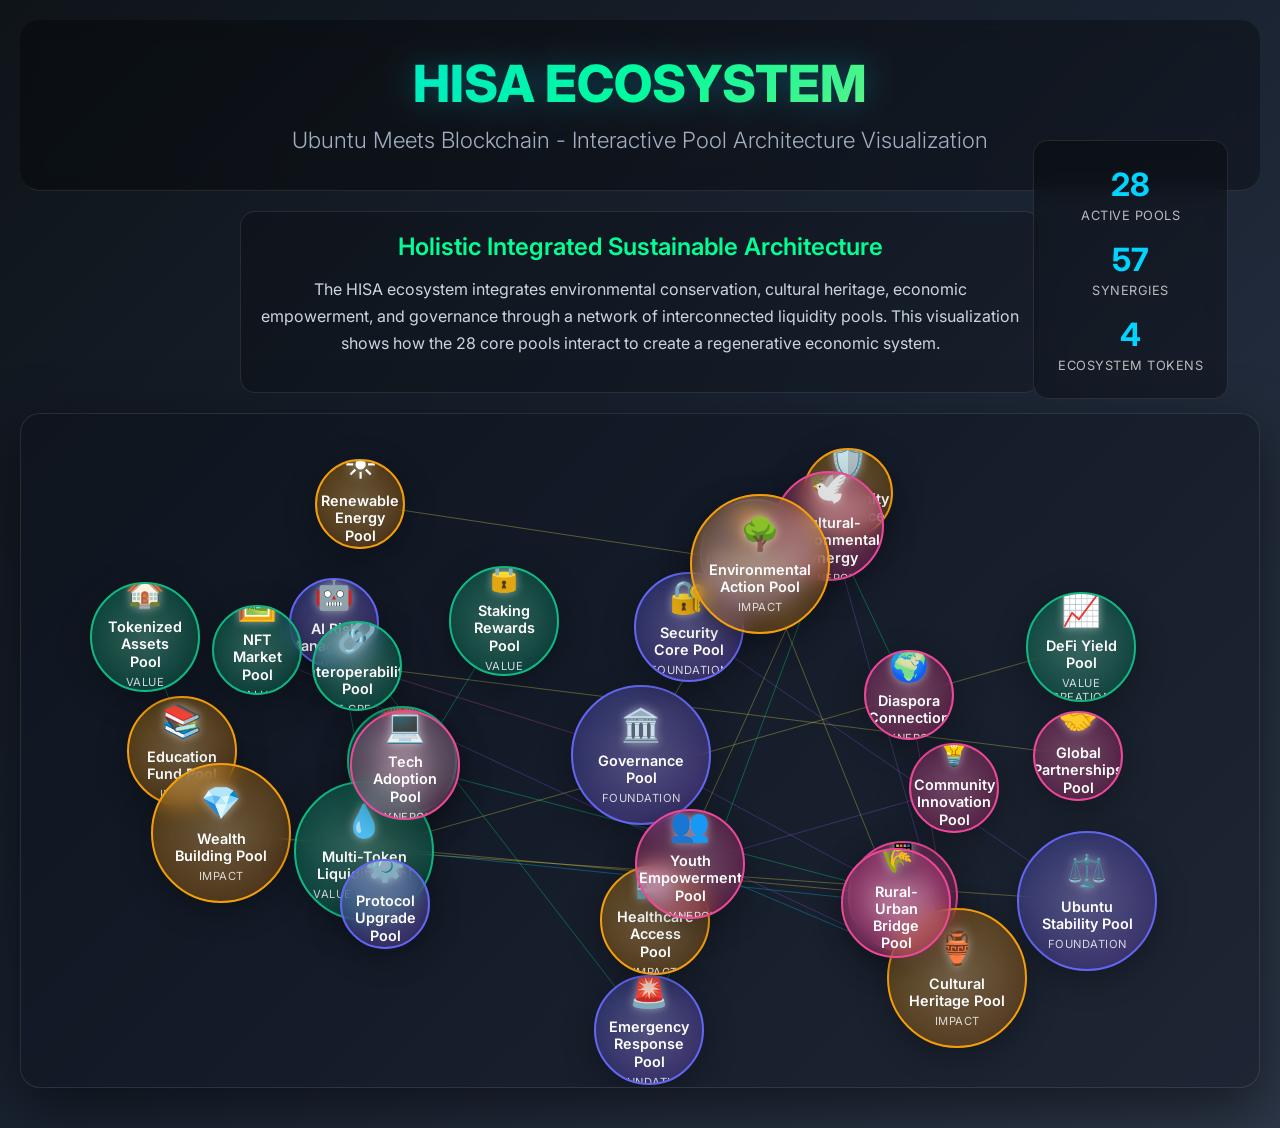
<file: front end/HISA-PPLES-CHAIN-DAPP/pages/pools.html>
<!DOCTYPE html>
<html lang="en">
<head>
    <meta charset="UTF-8">
    <meta name="viewport" content="width=device-width, initial-scale=1.0">
    <title>HISA Ecosystem - Pool Visualization</title>
    <link rel="stylesheet" href="https://fonts.googleapis.com/css2?family=Inter:wght@300;400;500;600;700&display=swap">
    <style>
        * {
            margin: 0;
            padding: 0;
            box-sizing: border-box;
        }

        body {
            font-family: 'Inter', -apple-system, BlinkMacSystemFont, sans-serif;
            background: linear-gradient(135deg, #0f1419 0%, #1a2332 50%, #2d3748 100%);
            color: #ffffff;
            overflow-x: hidden;
            min-height: 100vh;
            padding: 20px;
        }

        .container {
            max-width: 1400px;
            margin: 0 auto;
            position: relative;
        }

        .header {
            text-align: center;
            padding: 2rem 0;
            background: rgba(0, 0, 0, 0.3);
            backdrop-filter: blur(10px);
            border-bottom: 1px solid rgba(255, 255, 255, 0.1);
            border-radius: 20px;
            margin-bottom: 20px;
        }

        .title {
            font-size: 3.2rem;
            font-weight: 800;
            background: linear-gradient(135deg, #00d4ff, #00ff94, #ffed4e);
            -webkit-background-clip: text;
            -webkit-text-fill-color: transparent;
            background-clip: text;
            margin-bottom: 0.5rem;
            text-shadow: 0 0 30px rgba(0, 212, 255, 0.3);
        }

        .subtitle {
            font-size: 1.4rem;
            color: #a0aec0;
            font-weight: 300;
            max-width: 800px;
            margin: 0 auto;
            line-height: 1.6;
        }

        .ecosystem-container {
            position: relative;
            width: 100%;
            height: 75vh;
            overflow: hidden;
            background: rgba(10, 15, 25, 0.4);
            border-radius: 20px;
            border: 1px solid rgba(255, 255, 255, 0.1);
            box-shadow: 0 20px 60px rgba(0, 0, 0, 0.5);
            margin-bottom: 20px;
        }

        .pools-container {
            position: relative;
            width: 100%;
            height: 100%;
            padding: 2rem;
        }

        .pool {
            position: absolute;
            border-radius: 50%;
            display: flex;
            align-items: center;
            justify-content: center;
            cursor: pointer;
            transition: transform 0.3s ease, box-shadow 0.3s ease, border-color 0.3s ease;
            backdrop-filter: blur(10px);
            border: 2px solid rgba(255, 255, 255, 0.2);
            box-shadow: 0 8px 32px rgba(0, 0, 0, 0.3);
            z-index: 10;
            overflow: hidden;
            will-change: transform;
        }

        .pool::before {
            content: '';
            position: absolute;
            width: 100%;
            height: 100%;
            background: radial-gradient(circle at center, rgba(255,255,255,0.15) 0%, transparent 70%);
            z-index: -1;
        }

        .pool:hover {
            transform: scale(1.2);
            box-shadow: 0 20px 60px rgba(0, 0, 0, 0.4), 0 0 30px rgba(0, 212, 255, 0.3);
            border-color: #00ff94;
            z-index: 20;
        }

        .pool-glow {
            animation: glow 2s ease-in-out infinite;
            border-color: #00d4ff;
        }

        .pool-content {
            text-align: center;
            padding: 1rem;
            z-index: 2;
        }

        .pool-icon {
            font-size: 2rem;
            margin-bottom: 0.5rem;
            display: block;
            text-shadow: 0 0 10px rgba(255,255,255,0.5);
        }

        .pool-name {
            font-size: 0.9rem;
            font-weight: 600;
            margin-bottom: 0.3rem;
            line-height: 1.2;
        }

        .pool-type {
            font-size: 0.7rem;
            opacity: 0.8;
            text-transform: uppercase;
            letter-spacing: 0.5px;
        }

        .pool.large { width: 140px; height: 140px; }
        .pool.medium { width: 110px; height: 110px; }
        .pool.small { width: 90px; height: 90px; }

        .pool.foundation { background: linear-gradient(135deg, rgba(99, 102, 241, 0.3), rgba(139, 92, 246, 0.3)); border-color: #6366f1; }
        .pool.value-creation { background: linear-gradient(135deg, rgba(16, 185, 129, 0.3), rgba(5, 150, 105, 0.3)); border-color: #10b981; }
        .pool.impact { background: linear-gradient(135deg, rgba(245, 158, 11, 0.3), rgba(217, 119, 6, 0.3)); border-color: #f59e0b; }
        .pool.synergy { background: linear-gradient(135deg, rgba(236, 72, 153, 0.3), rgba(219, 39, 119, 0.3)); border-color: #ec4899; }

        .connections {
            position: absolute;
            top: 0;
            left: 0;
            width: 100%;
            height: 100%;
            pointer-events: none;
            z-index: 1;
        }

        .connection-line {
            stroke: rgba(255, 255, 255, 0.1);
            stroke-width: 2;
            opacity: 0.6;
            animation: pulse 3s ease-in-out infinite;
        }

        .info-panel {
            position: fixed;
            top: 50%;
            left: 20px;
            transform: translateY(-50%);
            width: 300px;
            background: rgba(10, 15, 25, 0.8);
            backdrop-filter: blur(20px);
            border-radius: 20px;
            border: 1px solid rgba(255, 255, 255, 0.1);
            box-shadow: 0 10px 40px rgba(0, 0, 0, 0.5);
            padding: 1.5rem;
            z-index: 50;
            opacity: 0;
            visibility: hidden;
            transition: opacity 0.3s ease, visibility 0.3s ease;
        }

        .info-panel.visible {
            opacity: 1;
            visibility: visible;
        }

        .info-panel h3 {
            font-size: 1.5rem;
            margin-bottom: 1rem;
            color: #00d4ff;
        }

        .info-panel p {
            font-size: 0.9rem;
            line-height: 1.5;
            color: #cbd5e0;
            margin-bottom: 1rem;
        }

        .info-panel .stats {
            display: flex;
            justify-content: space-between;
            margin-top: 1rem;
            border-top: 1px solid rgba(255,255,255,0.1);
            padding-top: 1rem;
        }

        .info-panel .stat-item {
            text-align: center;
        }

        .info-panel .stat-value {
            font-size: 1.2rem;
            font-weight: 700;
            color: #00ff94;
        }

        .info-panel .stat-label {
            font-size: 0.7rem;
            text-transform: uppercase;
            opacity: 0.7;
        }

        .stats-panel {
            position: absolute;
            top: 120px;
            right: 2rem;
            display: flex;
            flex-direction: column;
            gap: 1rem;
            background: rgba(0, 0, 0, 0.3);
            backdrop-filter: blur(10px);
            padding: 1.5rem;
            border-radius: 15px;
            border: 1px solid rgba(255, 255, 255, 0.1);
            z-index: 40;
        }

        .stat-item {
            text-align: center;
        }

        .stat-value {
            display: block;
            font-size: 2rem;
            font-weight: 700;
            color: #00d4ff;
        }

        .stat-label {
            font-size: 0.8rem;
            opacity: 0.7;
            text-transform: uppercase;
            letter-spacing: 0.5px;
        }

        .ecosystem-description {
            max-width: 800px;
            margin: 20px auto;
            padding: 20px;
            background: rgba(0, 0, 0, 0.2);
            border-radius: 15px;
            border: 1px solid rgba(255, 255, 255, 0.1);
            text-align: center;
        }

        .ecosystem-description h2 {
            margin-bottom: 15px;
            color: #00ff94;
            font-weight: 600;
        }

        .ecosystem-description p {
            line-height: 1.7;
            margin-bottom: 15px;
            color: #cbd5e0;
        }

        @keyframes pulse {
            0%, 100% { opacity: 0.3; }
            50% { opacity: 0.8; }
        }

        @keyframes glow {
            0% { box-shadow: 0 0 5px rgba(0, 212, 255, 0.5); }
            50% { box-shadow: 0 0 20px rgba(0, 212, 255, 0.8); }
            100% { box-shadow: 0 0 5px rgba(0, 212, 255, 0.5); }
        }

        @media (max-width: 768px) {
            .title { font-size: 2rem; }
            .subtitle { font-size: 1rem; }
            .stats-panel { position: relative; top: auto; right: auto; margin: 1rem; }
            .pools-container { padding: 1rem; }
            .ecosystem-container { height: 65vh; }
            .info-panel {
                top: auto;
                left: 0;
                bottom: 20px;
                transform: translateY(0);
                width: 100%;
                border-radius: 20px 20px 0 0;
            }
        }
    </style>
</head>
<body>
    <div class="container">
        <header class="header">
            <h1 class="title">HISA ECOSYSTEM</h1>
            <p class="subtitle">Ubuntu Meets Blockchain - Interactive Pool Architecture Visualization</p>
        </header>

        <div class="ecosystem-description">
            <h2>Holistic Integrated Sustainable Architecture</h2>
            <p>The HISA ecosystem integrates environmental conservation, cultural heritage, economic empowerment, and governance through a network of interconnected liquidity pools. This visualization shows how the 28 core pools interact to create a regenerative economic system.</p>
        </div>

        <div class="ecosystem-container">
            <div class="pools-container" id="poolsContainer"></div>
            <svg class="connections" id="connectionsSvg"></svg>
        </div>

        <div class="info-panel" id="infoPanel"></div>

        <div class="stats-panel">
            <div class="stat-item">
                <span class="stat-value" id="totalPools">28</span>
                <span class="stat-label">Active Pools</span>
            </div>
            <div class="stat-item">
                <span class="stat-value" id="totalConnections">57</span>
                <span class="stat-label">Synergies</span>
            </div>
            <div class="stat-item">
                <span class="stat-value" id="totalTokens">4</span>
                <span class="stat-label">Ecosystem Tokens</span>
            </div>
        </div>
    </div>

    <script>
        // Pool data configuration
        const poolsData = [
            // Foundation Pools
            {
                id: 'ubuntu-stability',
                name: 'Ubuntu Stability Pool',
                type: 'Foundation',
                icon: '⚖️',
                size: 'large',
                category: 'foundation',
                tokens: ['HISA', 'UMOJA'],
                description: 'Maintains system-wide economic stability and prevents volatility through diversified reserves and automated market interventions.',
                tvl: '$2.5M',
                apy: '8-12%',
                highlight: true
            },
            {
                id: 'governance',
                name: 'Governance Pool',
                type: 'Foundation',
                icon: '🏛️',
                size: 'large',
                category: 'foundation',
                tokens: ['HISA'],
                description: 'Enables cross-community decision-making and democratic governance across the HISA ecosystem.',
                tvl: '$1.8M',
                apy: '6-10%'
            },
            {
                id: 'emergency-response',
                name: 'Emergency Response Pool',
                type: 'Foundation',
                icon: '🚨',
                size: 'medium',
                category: 'foundation',
                tokens: ['HISA', 'UMOJA'],
                description: 'Crisis management and antifragile recovery mechanisms for system-wide resilience.',
                tvl: '$800K',
                apy: '5-8%'
            },
            {
                id: 'security-core',
                name: 'Security Core Pool',
                type: 'Foundation',
                icon: '🔐',
                size: 'medium',
                category: 'foundation',
                tokens: ['HISA'],
                description: 'Ensures ecosystem security through advanced encryption and decentralized validation.',
                tvl: '$1.0M',
                apy: '7-10%'
            },
            {
                id: 'infrastructure-support',
                name: 'Infrastructure Support Pool',
                type: 'Foundation',
                icon: '🏗️',
                size: 'medium',
                category: 'foundation',
                tokens: ['HISA', 'UMOJA'],
                description: 'Funds scalable blockchain infrastructure for ecosystem reliability.',
                tvl: '$1.2M',
                apy: '6-9%'
            },
            {
                id: 'protocol-upgrade',
                name: 'Protocol Upgrade Pool',
                type: 'Foundation',
                icon: '⚙️',
                size: 'small',
                category: 'foundation',
                tokens: ['HISA'],
                description: 'Supports continuous protocol enhancements and system upgrades.',
                tvl: '$700K',
                apy: '5-8%'
            },

            // Value Creation Pools
            {
                id: 'multi-token-liquidity',
                name: 'Multi-Token Liquidity Pool',
                type: 'Value Creation',
                icon: '💧',
                size: 'large',
                category: 'value-creation',
                tokens: ['HISA', 'JANI', 'CHAT', 'UMOJA'],
                description: 'Provides liquidity for all ecosystem tokens with intelligent AMM optimization.',
                tvl: '$4.2M',
                apy: '12-18%'
            },
            {
                id: 'staking-rewards',
                name: 'Staking Rewards Pool',
                type: 'Value Creation',
                icon: '🔒',
                size: 'medium',
                category: 'value-creation',
                tokens: ['HISA', 'UMOJA'],
                description: 'Long-term value accumulation through time-weighted staking mechanisms.',
                tvl: '$3.1M',
                apy: '10-15%'
            },
            {
                id: 'cross-chain-bridge',
                name: 'Cross-Chain Bridge Pool',
                type: 'Value Creation',
                icon: '🌉',
                size: 'medium',
                category: 'value-creation',
                tokens: ['HISA', 'UMOJA'],
                description: 'Enables global accessibility and interoperability across blockchain networks.',
                tvl: '$1.9M',
                apy: '8-14%'
            },
            {
                id: 'defi-yield',
                name: 'DeFi Yield Pool',
                type: 'Value Creation',
                icon: '📈',
                size: 'medium',
                category: 'value-creation',
                tokens: ['HISA', 'UMOJA'],
                description: 'Optimizes yield farming strategies across DeFi protocols.',
                tvl: '$2.0M',
                apy: '14-20%'
            },
            {
                id: 'nft-market',
                name: 'NFT Market Pool',
                type: 'Value Creation',
                icon: '🖼️',
                size: 'small',
                category: 'value-creation',
                tokens: ['CHAT', 'UMOJA'],
                description: 'Facilitates trading and liquidity for cultural NFTs.',
                tvl: '$900K',
                apy: '10-16%'
            },
            {
                id: 'tokenized-assets',
                name: 'Tokenized Assets Pool',
                type: 'Value Creation',
                icon: '🏠',
                size: 'medium',
                category: 'value-creation',
                tokens: ['UMOJA'],
                description: 'Enables tokenization of real-world assets for liquidity.',
                tvl: '$1.5M',
                apy: '12-18%'
            },

            // Impact Pools
            {
                id: 'environmental-action',
                name: 'Environmental Action Pool',
                type: 'Impact',
                icon: '🌳',
                size: 'large',
                category: 'impact',
                tokens: ['JANI', 'HISA'],
                description: 'Rewards conservation activities and climate action through Proof-of-Growth mechanisms.',
                tvl: '$2.8M',
                apy: '15-22%'
            },
            {
                id: 'cultural-heritage',
                name: 'Cultural Heritage Pool',
                type: 'Impact',
                icon: '🏺',
                size: 'large',
                category: 'impact',
                tokens: ['CHAT', 'HISA'],
                description: 'Preserves African cultural knowledge while creating economic value for communities.',
                tvl: '$1.6M',
                apy: '12-20%'
            },
            {
                id: 'wealth-building',
                name: 'Wealth Building Pool',
                type: 'Impact',
                icon: '💎',
                size: 'large',
                category: 'impact',
                tokens: ['UMOJA', 'HISA'],
                description: 'Democratizes access to investment opportunities through fractional ownership.',
                tvl: '$5.4M',
                apy: '18-25%'
            },
            {
                id: 'education-fund',
                name: 'Education Fund Pool',
                type: 'Impact',
                icon: '📚',
                size: 'medium',
                category: 'impact',
                tokens: ['HISA', 'UMOJA'],
                description: 'Funds educational initiatives for underprivileged communities.',
                tvl: '$1.3M',
                apy: '10-15%'
            },
            {
                id: 'healthcare-access',
                name: 'Healthcare Access Pool',
                type: 'Impact',
                icon: '🏥',
                size: 'medium',
                category: 'impact',
                tokens: ['HISA'],
                description: 'Supports decentralized healthcare funding and access.',
                tvl: '$1.1M',
                apy: '9-14%'
            },
            {
                id: 'renewable-energy',
                name: 'Renewable Energy Pool',
                type: 'Impact',
                icon: '☀️',
                size: 'small',
                category: 'impact',
                tokens: ['JANI'],
                description: 'Invests in renewable energy projects for sustainable growth.',
                tvl: '$800K',
                apy: '11-16%'
            },

            // Synergy Pools
            {
                id: 'financial-inclusion',
                name: 'Financial Inclusion Pool',
                type: 'Synergy',
                icon: '📱',
                size: 'medium',
                category: 'synergy',
                tokens: ['HISA', 'UMOJA'],
                description: 'USSD integration and mobile-first access for feature phone users.',
                tvl: '$1.2M',
                apy: '10-16%'
            },
            {
                id: 'youth-empowerment',
                name: 'Youth Empowerment Pool',
                type: 'Synergy',
                icon: '👥',
                size: 'medium',
                category: 'synergy',
                tokens: ['HISA', 'JANI', 'CHAT'],
                description: 'Addresses youth unemployment through digital economy participation.',
                tvl: '$900K',
                apy: '14-20%'
            },
            {
                id: 'rural-urban-bridge',
                name: 'Rural-Urban Bridge Pool',
                type: 'Synergy',
                icon: '🌾',
                size: 'medium',
                category: 'synergy',
                tokens: ['UMOJA', 'JANI'],
                description: 'Connects rural assets with urban capital markets through tokenization.',
                tvl: '$1.1M',
                apy: '12-18%'
            },
            {
                id: 'cultural-environmental',
                name: 'Cultural-Environmental Synergy',
                type: 'Synergy',
                icon: '🕊️',
                size: 'medium',
                category: 'synergy',
                tokens: ['CHAT', 'JANI', 'HISA'],
                description: 'Sacred grove conservation earning both cultural and environmental rewards.',
                tvl: '$750K',
                apy: '16-24%'
            },
            {
                id: 'tech-adoption',
                name: 'Tech Adoption Pool',
                type: 'Synergy',
                icon: '💻',
                size: 'medium',
                category: 'synergy',
                tokens: ['HISA', 'UMOJA'],
                description: 'Promotes blockchain technology adoption in underserved regions.',
                tvl: '$950K',
                apy: '11-17%'
            },
            {
                id: 'community-innovation',
                name: 'Community Innovation Pool',
                type: 'Synergy',
                icon: '💡',
                size: 'small',
                category: 'synergy',
                tokens: ['HISA', 'CHAT'],
                description: 'Funds community-driven innovation and startup incubators.',
                tvl: '$600K',
                apy: '13-19%'
            },
            {
                id: 'global-partnerships',
                name: 'Global Partnerships Pool',
                type: 'Synergy',
                icon: '🤝',
                size: 'small',
                category: 'synergy',
                tokens: ['HISA', 'JANI'],
                description: 'Fosters international collaborations for ecosystem growth.',
                tvl: '$700K',
                apy: '10-15%'
            },

            // Additional Strategic Pools
            {
                id: 'ai-risk-management',
                name: 'AI Risk Management',
                type: 'Foundation',
                icon: '🤖',
                size: 'small',
                category: 'foundation',
                tokens: ['HISA'],
                description: 'AI-powered risk assessment and automated protection mechanisms.',
                tvl: '$600K',
                apy: '7-11%'
            },
            {
                id: 'community-resilience',
                name: 'Community Resilience',
                type: 'Impact',
                icon: '🛡️',
                size: 'small',
                category: 'impact',
                tokens: ['HISA', 'UMOJA'],
                description: 'Comprehensive insurance and mutual aid for ecosystem participants.',
                tvl: '$450K',
                apy: '6-9%'
            },
            {
                id: 'diaspora-connection',
                name: 'Diaspora Connection',
                type: 'Synergy',
                icon: '🌍',
                size: 'small',
                category: 'synergy',
                tokens: ['HISA', 'CHAT', 'UMOJA'],
                description: 'Bridges African diaspora with homeland investment opportunities.',
                tvl: '$320K',
                apy: '11-17%'
            },
            {
                id: 'interoperability',
                name: 'Interoperability Pool',
                type: 'Value Creation',
                icon: '🔗',
                size: 'small',
                category: 'value-creation',
                tokens: ['HISA'],
                description: 'Connects HISA ecosystem with global blockchain networks and standards.',
                tvl: '$280K',
                apy: '9-13%'
            }
        ];

        // Initialize the visualization
        document.addEventListener('DOMContentLoaded', function() {
            initializePools();
            createConnections();
            setupInfoPanel();
            animateEntrance();
        });

        function initializePools() {
            const container = document.getElementById('poolsContainer');
            const containerRect = container.getBoundingClientRect();
            const poolData = [];

            poolsData.forEach((pool, index) => {
                const poolElement = document.createElement('div');
                let poolClasses = `pool ${pool.size} ${pool.category}`;
                if (pool.highlight) {
                    poolClasses += ' pool-glow';
                }
                
                poolElement.className = poolClasses;
                poolElement.id = pool.id;
                poolElement.style.animationDelay = `${index * 0.1}s`;
                poolElement.style.zIndex = Math.floor(Math.random() * 10) + 5;

                poolElement.innerHTML = `
                    <div class="pool-content">
                        <span class="pool-icon">${pool.icon}</span>
                        <div class="pool-name">${pool.name}</div>
                        <div class="pool-type">${pool.type}</div>
                    </div>
                `;

                container.appendChild(poolElement);

                const poolSize = poolElement.getBoundingClientRect().width;
                poolData.push({
                    element: poolElement,
                    size: poolSize,
                    x: Math.random() * (containerRect.width - poolSize),
                    y: Math.random() * (containerRect.height - poolSize),
                    vx: (Math.random() - 0.5) * 1.5,
                    vy: (Math.random() - 0.5) * 1.5
                });
            });

            function animatePools() {
                const containerRect = container.getBoundingClientRect();
                poolData.forEach(pool => {
                    pool.x += pool.vx;
                    pool.y += pool.vy;

                    if (pool.x + pool.size > containerRect.width || pool.x < 0) {
                        pool.vx *= -1;
                    }
                    if (pool.y + pool.size > containerRect.height || pool.y < 0) {
                        pool.vy *= -1;
                    }

                    pool.element.style.left = `${pool.x}px`;
                    pool.element.style.top = `${pool.y}px`;
                });

                createConnections();
                requestAnimationFrame(animatePools);
            }

            animatePools();
        }

        function setupInfoPanel() {
            const infoPanel = document.getElementById('infoPanel');
            const pools = document.querySelectorAll('.pool');

            pools.forEach(poolElement => {
                poolElement.addEventListener('mouseenter', () => {
                    const pool = poolsData.find(p => p.id === poolElement.id);
                    if (pool) {
                        infoPanel.innerHTML = `
                            <h3>${pool.icon} ${pool.name}</h3>
                            <p>${pool.description}</p>
                            <div class="stats">
                                <div class="stat-item">
                                    <span class="stat-value">${pool.tvl}</span>
                                    <span class="stat-label">TVL</span>
                                </div>
                                <div class="stat-item">
                                    <span class="stat-value">${pool.apy}</span>
                                    <span class="stat-label">APY</span>
                                </div>
                            </div>
                        `;
                        infoPanel.classList.add('visible');
                    }
                });
                
                poolElement.addEventListener('mouseleave', () => {
                    infoPanel.classList.remove('visible');
                });
            });
        }

        function createConnections() {
            const svg = document.getElementById('connectionsSvg');
            svg.innerHTML = '';
            const connections = [
                ['ubuntu-stability', 'multi-token-liquidity'],
                ['governance', 'financial-inclusion'],
                ['environmental-action', 'cultural-environmental'],
                ['cultural-heritage', 'cultural-environmental'],
                ['wealth-building', 'rural-urban-bridge'],
                ['multi-token-liquidity', 'staking-rewards'],
                ['youth-empowerment', 'cultural-heritage'],
                ['diaspora-connection', 'cultural-heritage'],
                ['cross-chain-bridge', 'interoperability'],
                ['ai-risk-management', 'emergency-response'],
                ['emergency-response', 'community-resilience'],
                ['financial-inclusion', 'wealth-building'],
                ['rural-urban-bridge', 'environmental-action'],
                ['cultural-environmental', 'diaspora-connection'],
                ['interoperability', 'governance'],
                ['security-core', 'ubuntu-stability'],
                ['infrastructure-support', 'governance'],
                ['protocol-upgrade', 'ai-risk-management'],
                ['defi-yield', 'multi-token-liquidity'],
                ['nft-market', 'cultural-heritage'],
                ['tokenized-assets', 'wealth-building'],
                ['education-fund', 'wealth-building'],
                ['healthcare-access', 'community-resilience'],
                ['renewable-energy', 'environmental-action'],
                ['tech-adoption', 'financial-inclusion'],
                ['community-innovation', 'youth-empowerment'],
                ['global-partnerships', 'interoperability']
            ];

            connections.forEach(([pool1Id, pool2Id]) => {
                const pool1 = document.getElementById(pool1Id);
                const pool2 = document.getElementById(pool2Id);
                
                if (pool1 && pool2) {
                    const line = document.createElementNS('http://www.w3.org/2000/svg', 'line');
                    const rect1 = pool1.getBoundingClientRect();
                    const rect2 = pool2.getBoundingClientRect();
                    const containerRect = svg.getBoundingClientRect();
                    
                    const x1 = rect1.left + rect1.width/2 - containerRect.left;
                    const y1 = rect1.top + rect1.height/2 - containerRect.top;
                    const x2 = rect2.left + rect2.width/2 - containerRect.left;
                    const y2 = rect2.top + rect2.height/2 - containerRect.top;
                    
                    line.setAttribute('x1', x1);
                    line.setAttribute('y1', y1);
                    line.setAttribute('x2', x2);
                    line.setAttribute('y2', y2);
                    line.className = 'connection-line';
                    line.style.stroke = getRandomConnectionColor();
                    
                    svg.appendChild(line);
                }
            });
        }

        function getRandomConnectionColor() {
            const colors = [
                'rgba(0, 212, 255, 0.3)',
                'rgba(0, 255, 148, 0.3)',
                'rgba(255, 237, 78, 0.3)',
                'rgba(236, 72, 153, 0.3)',
                'rgba(139, 92, 246, 0.3)'
            ];
            return colors[Math.floor(Math.random() * colors.length)];
        }

        function animateEntrance() {
            // Placeholder for future entrance animation logic
        }
    </script>
</body>
</html>
</file>
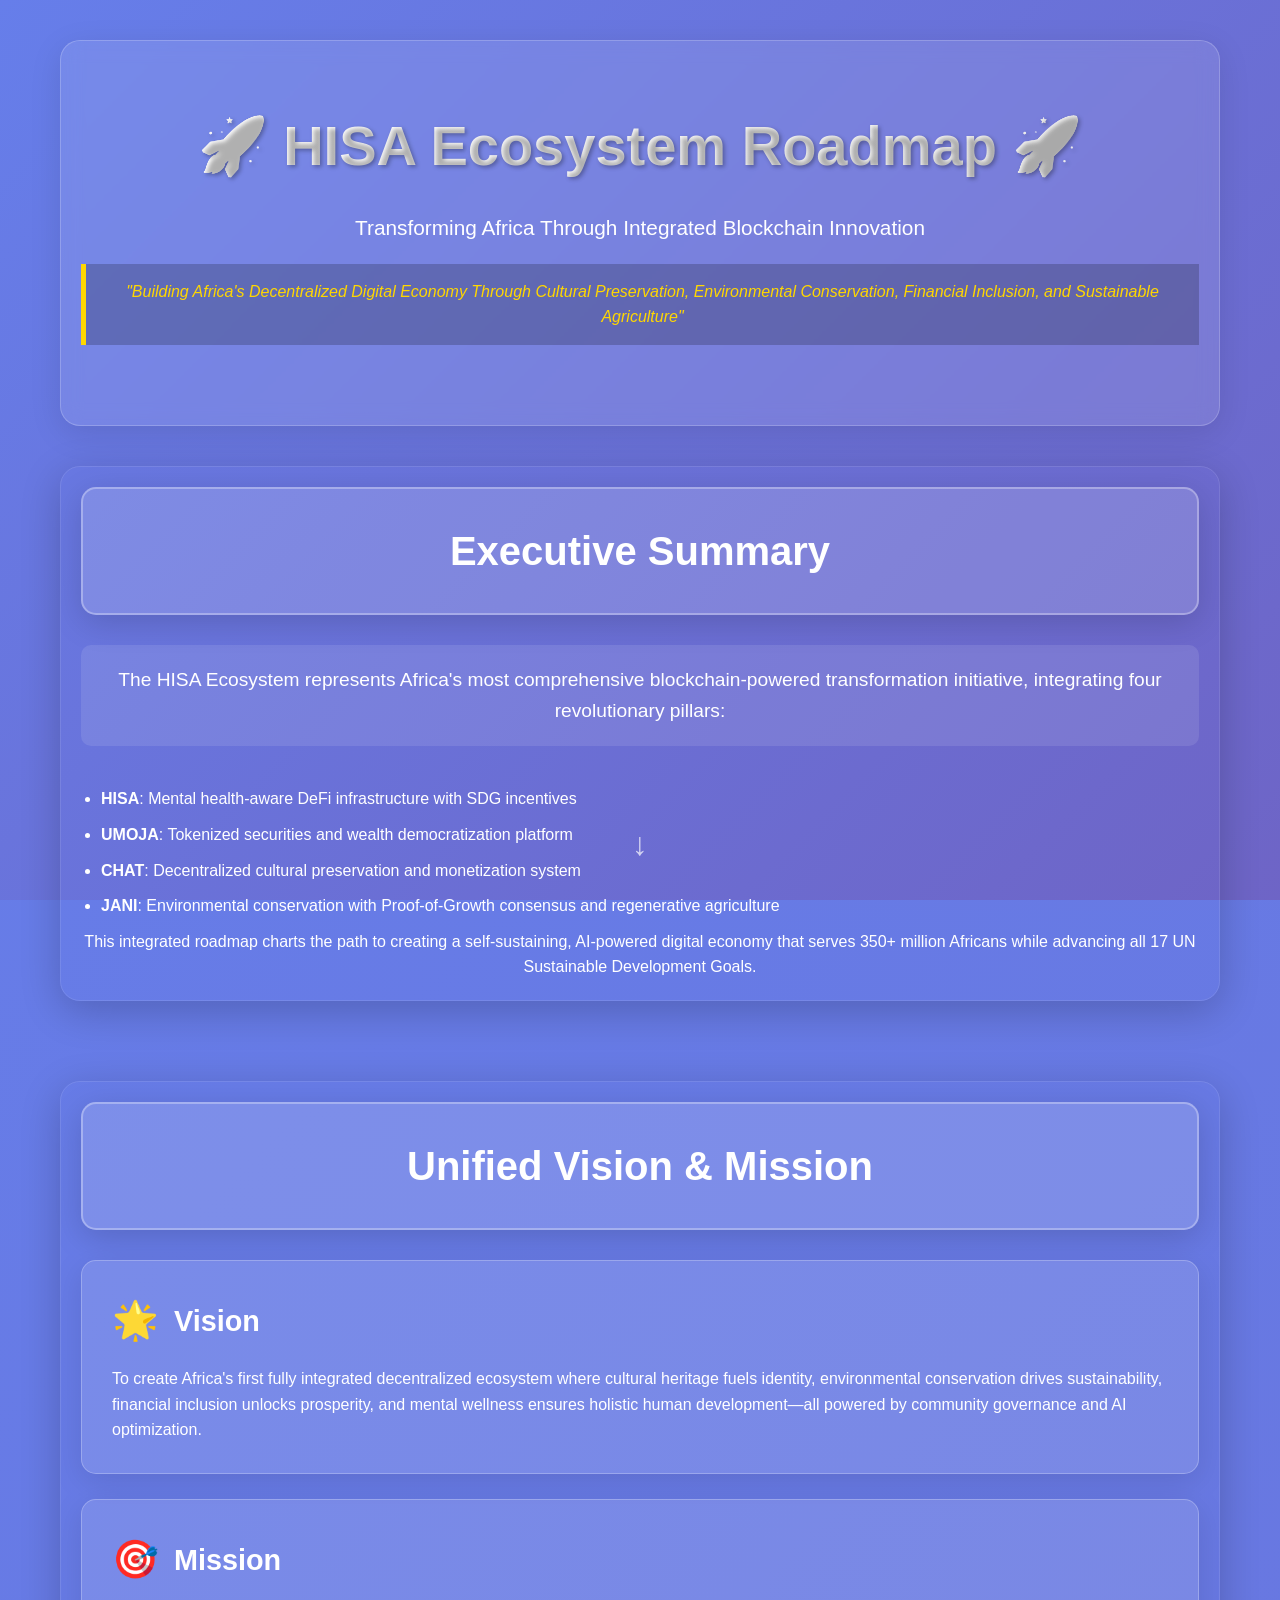
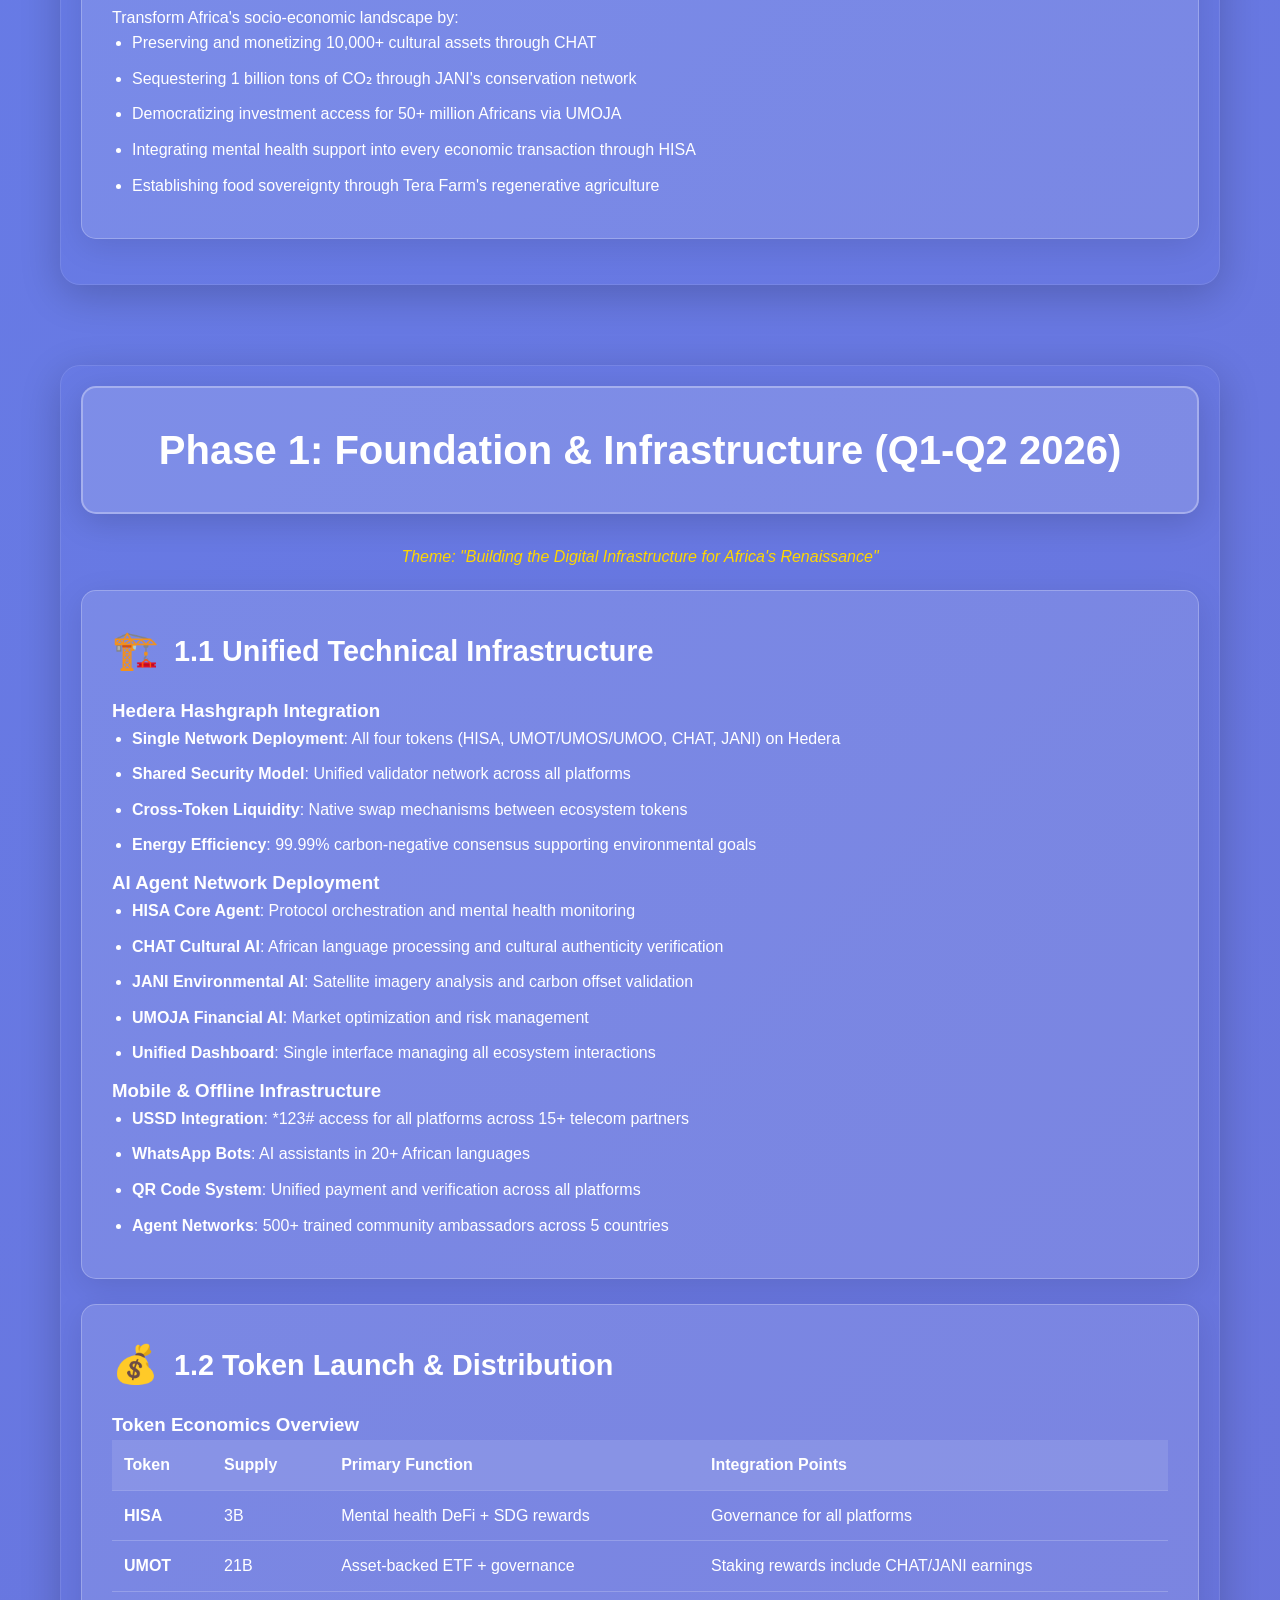
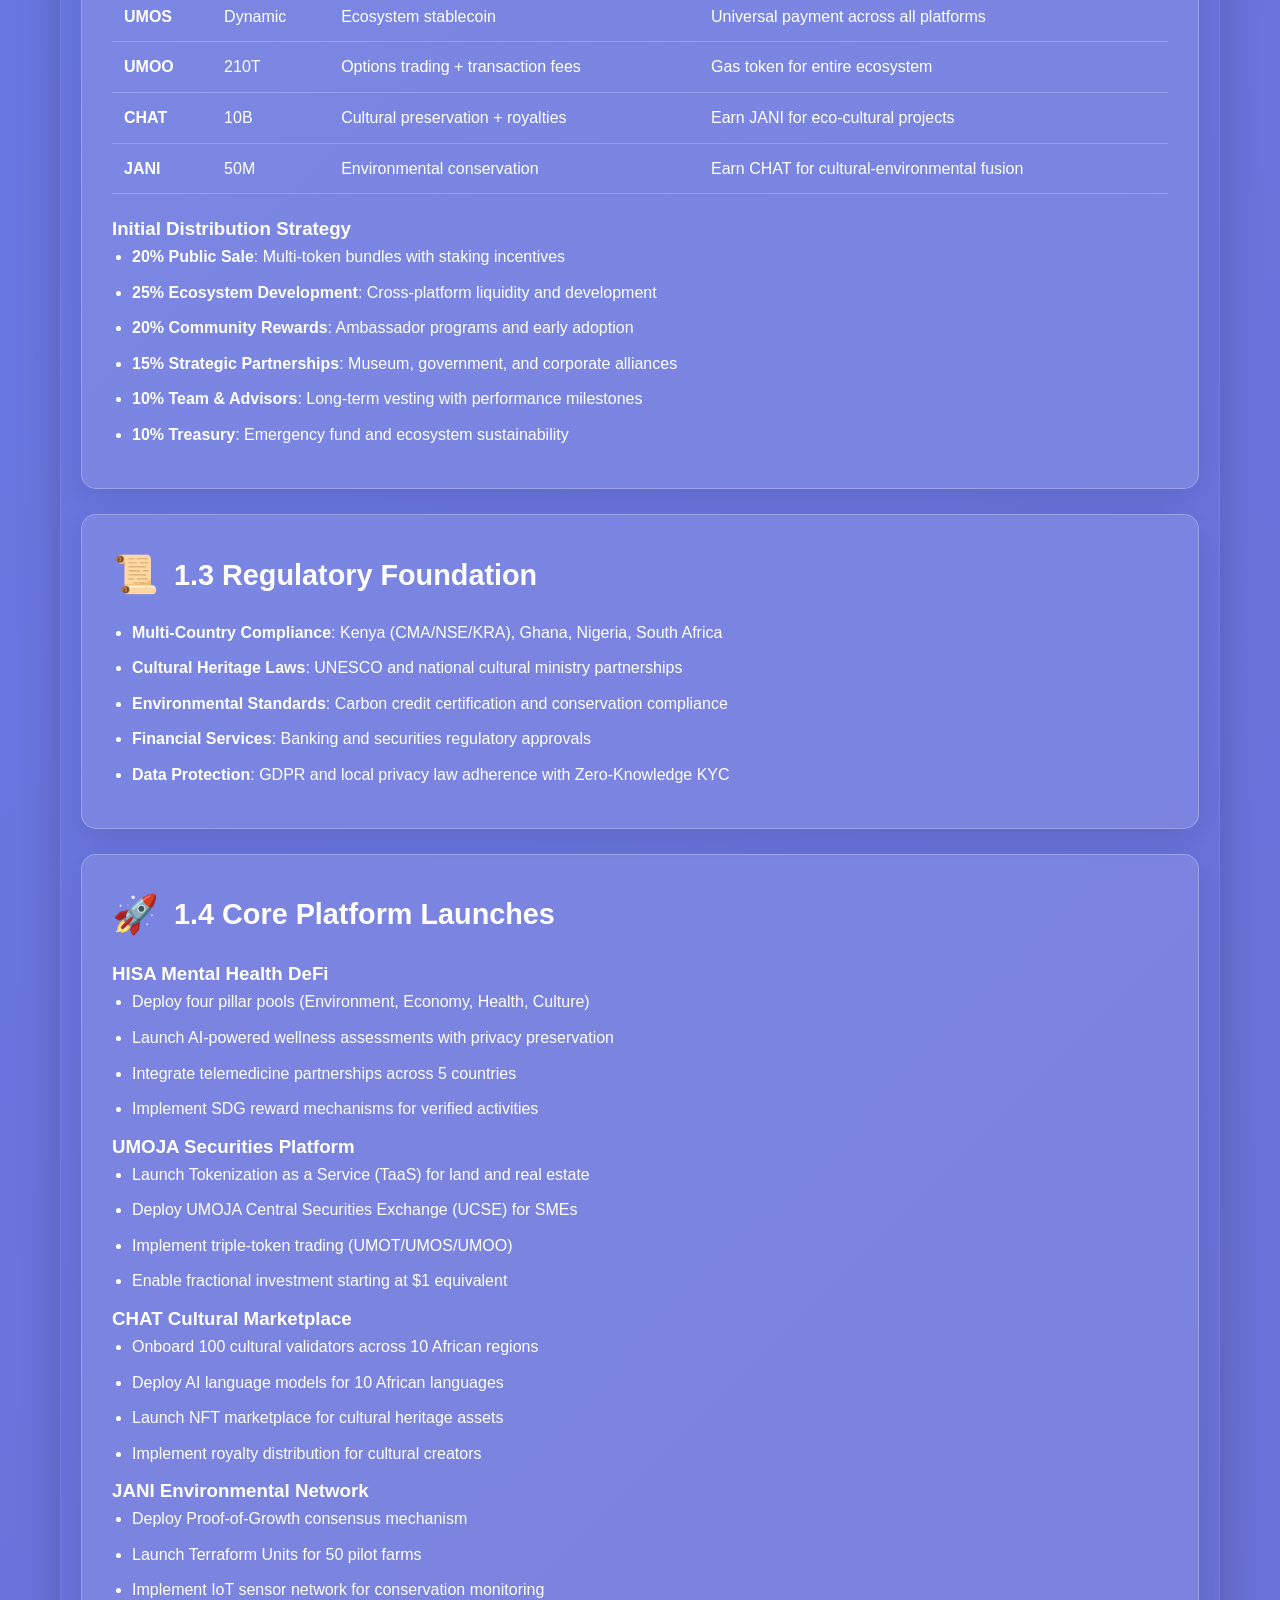
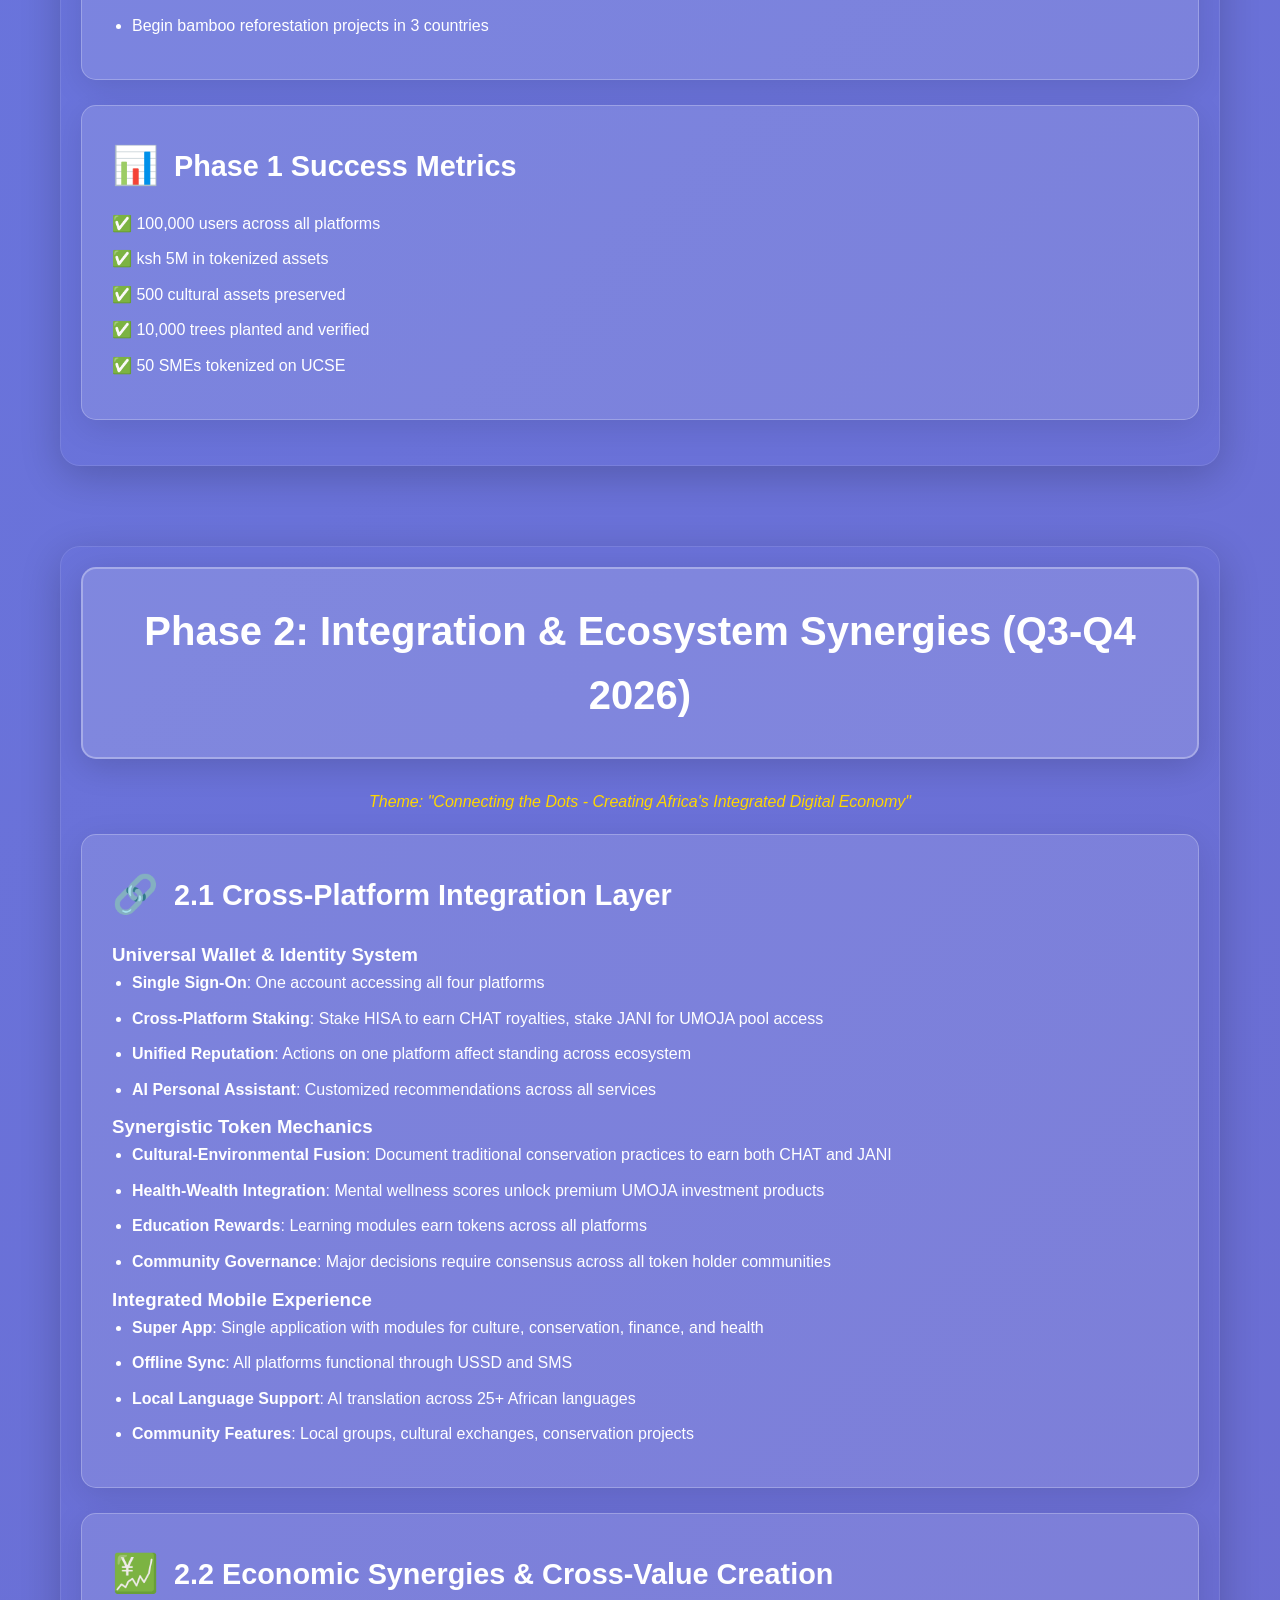
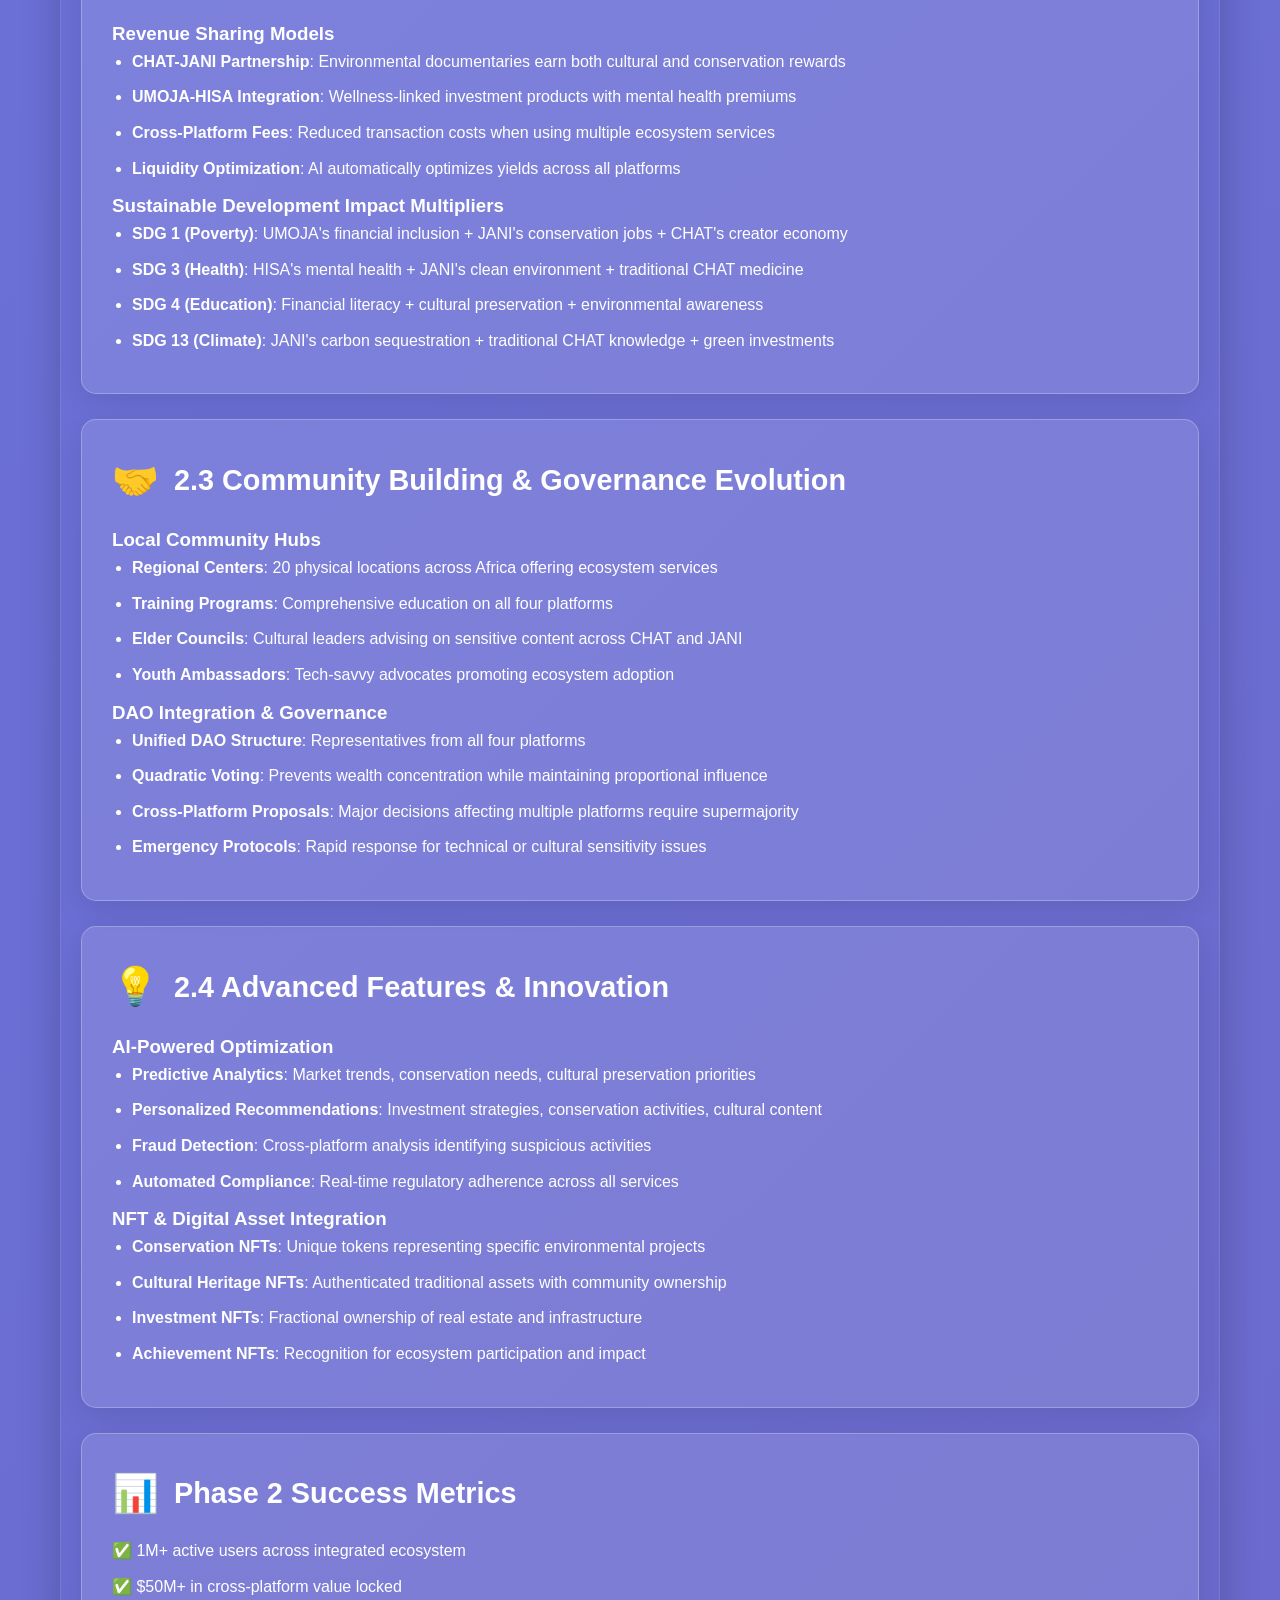
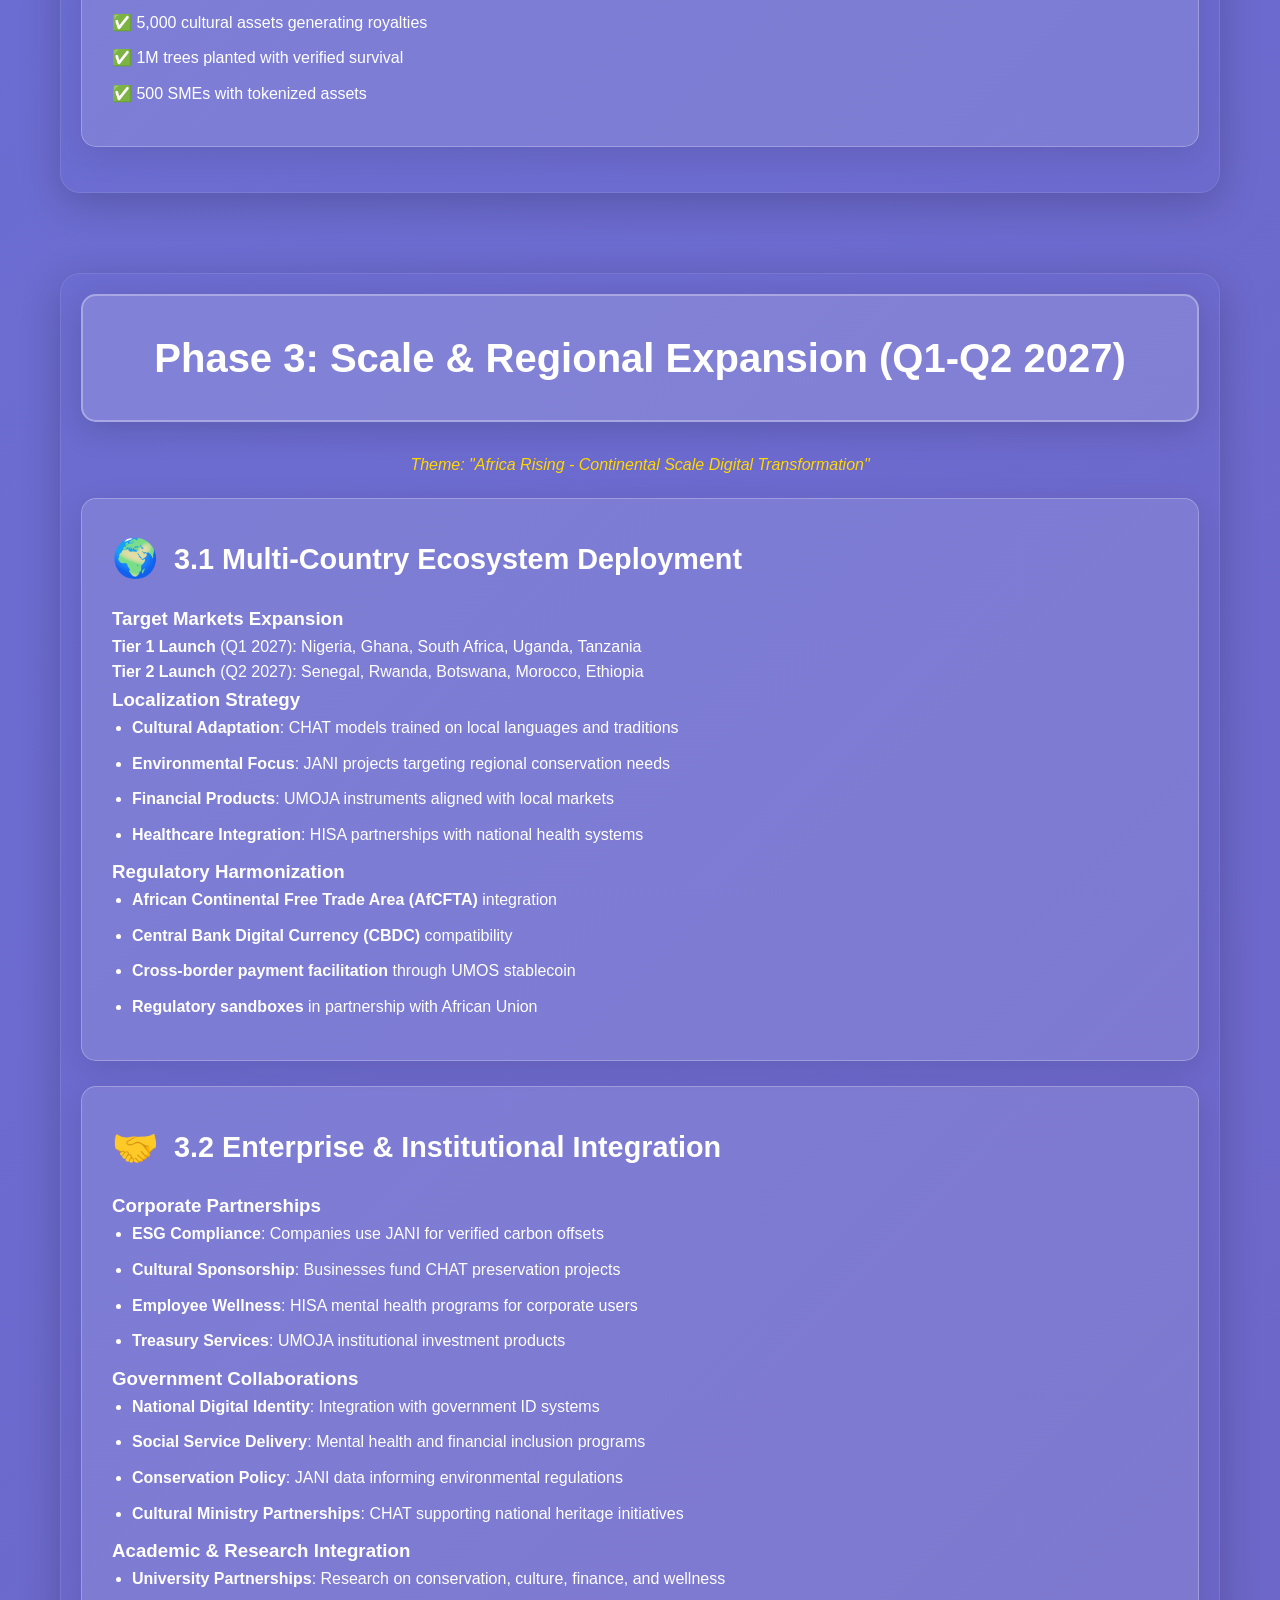
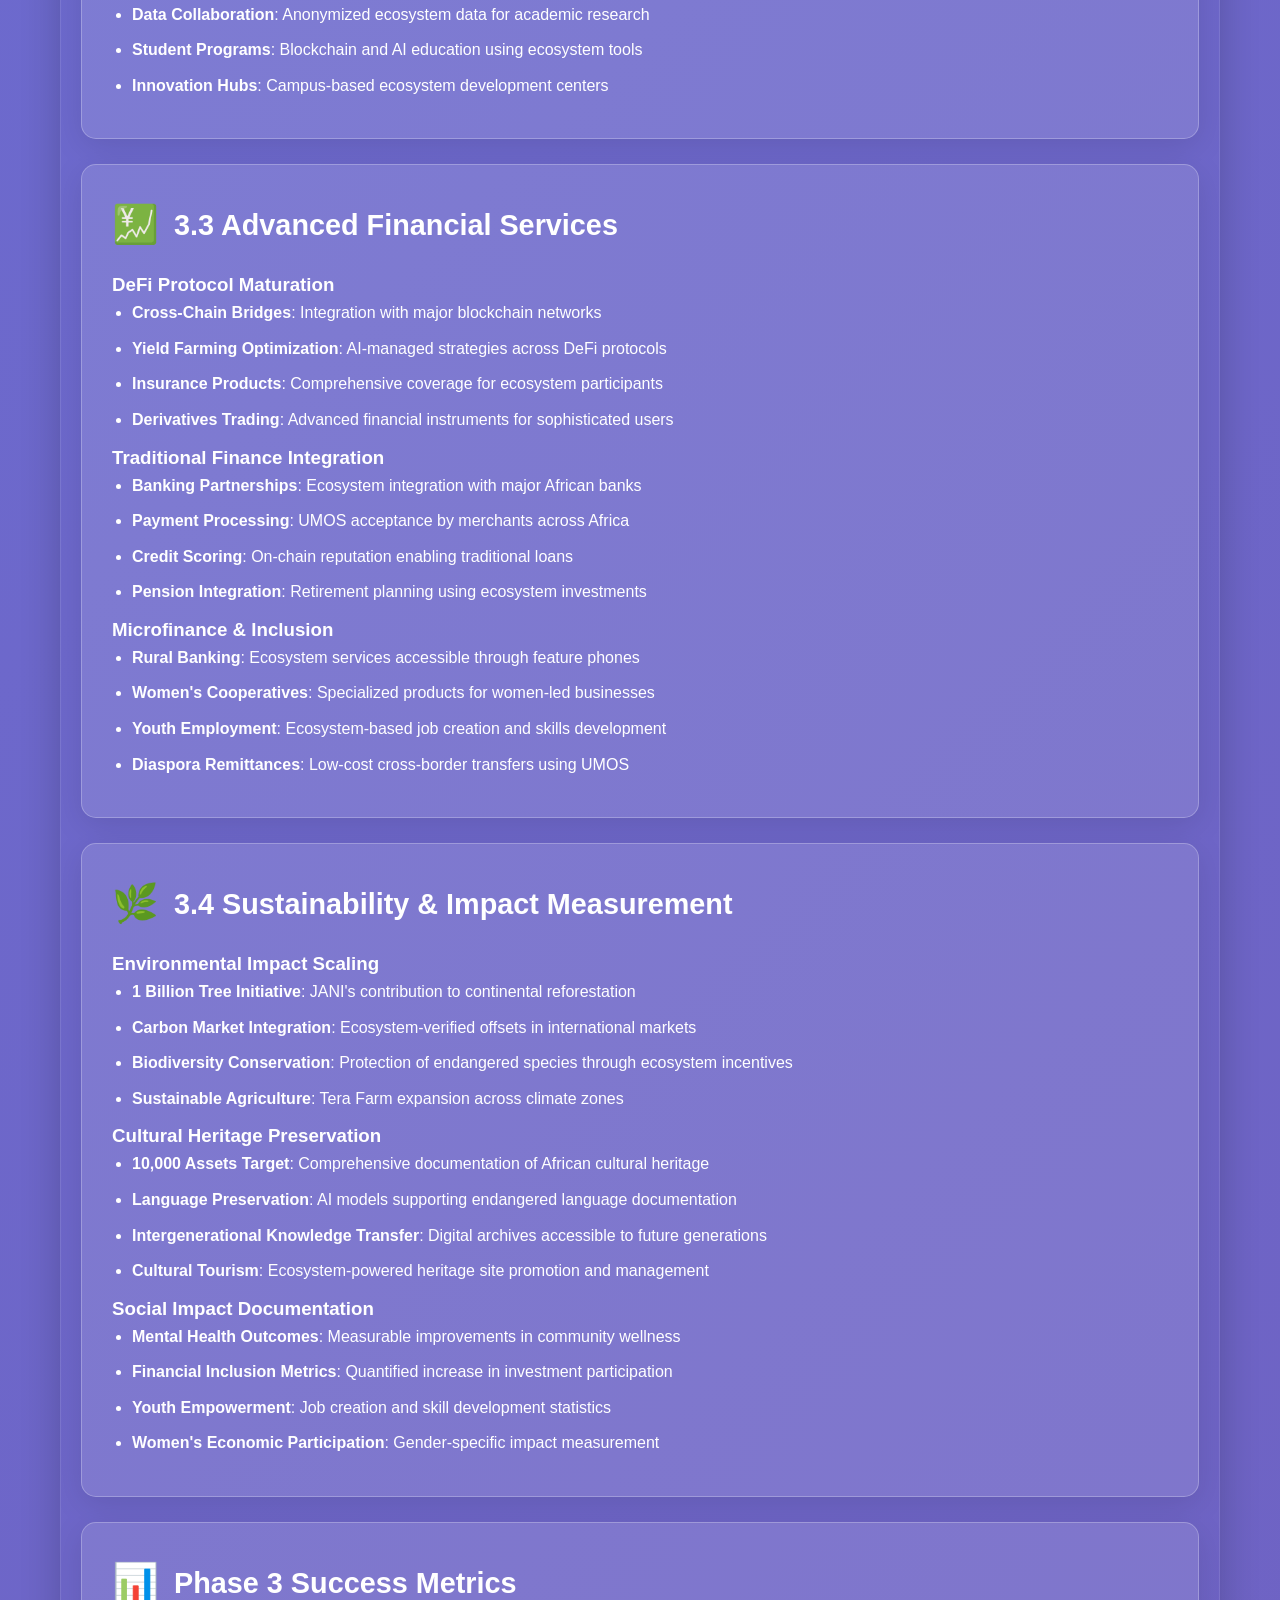
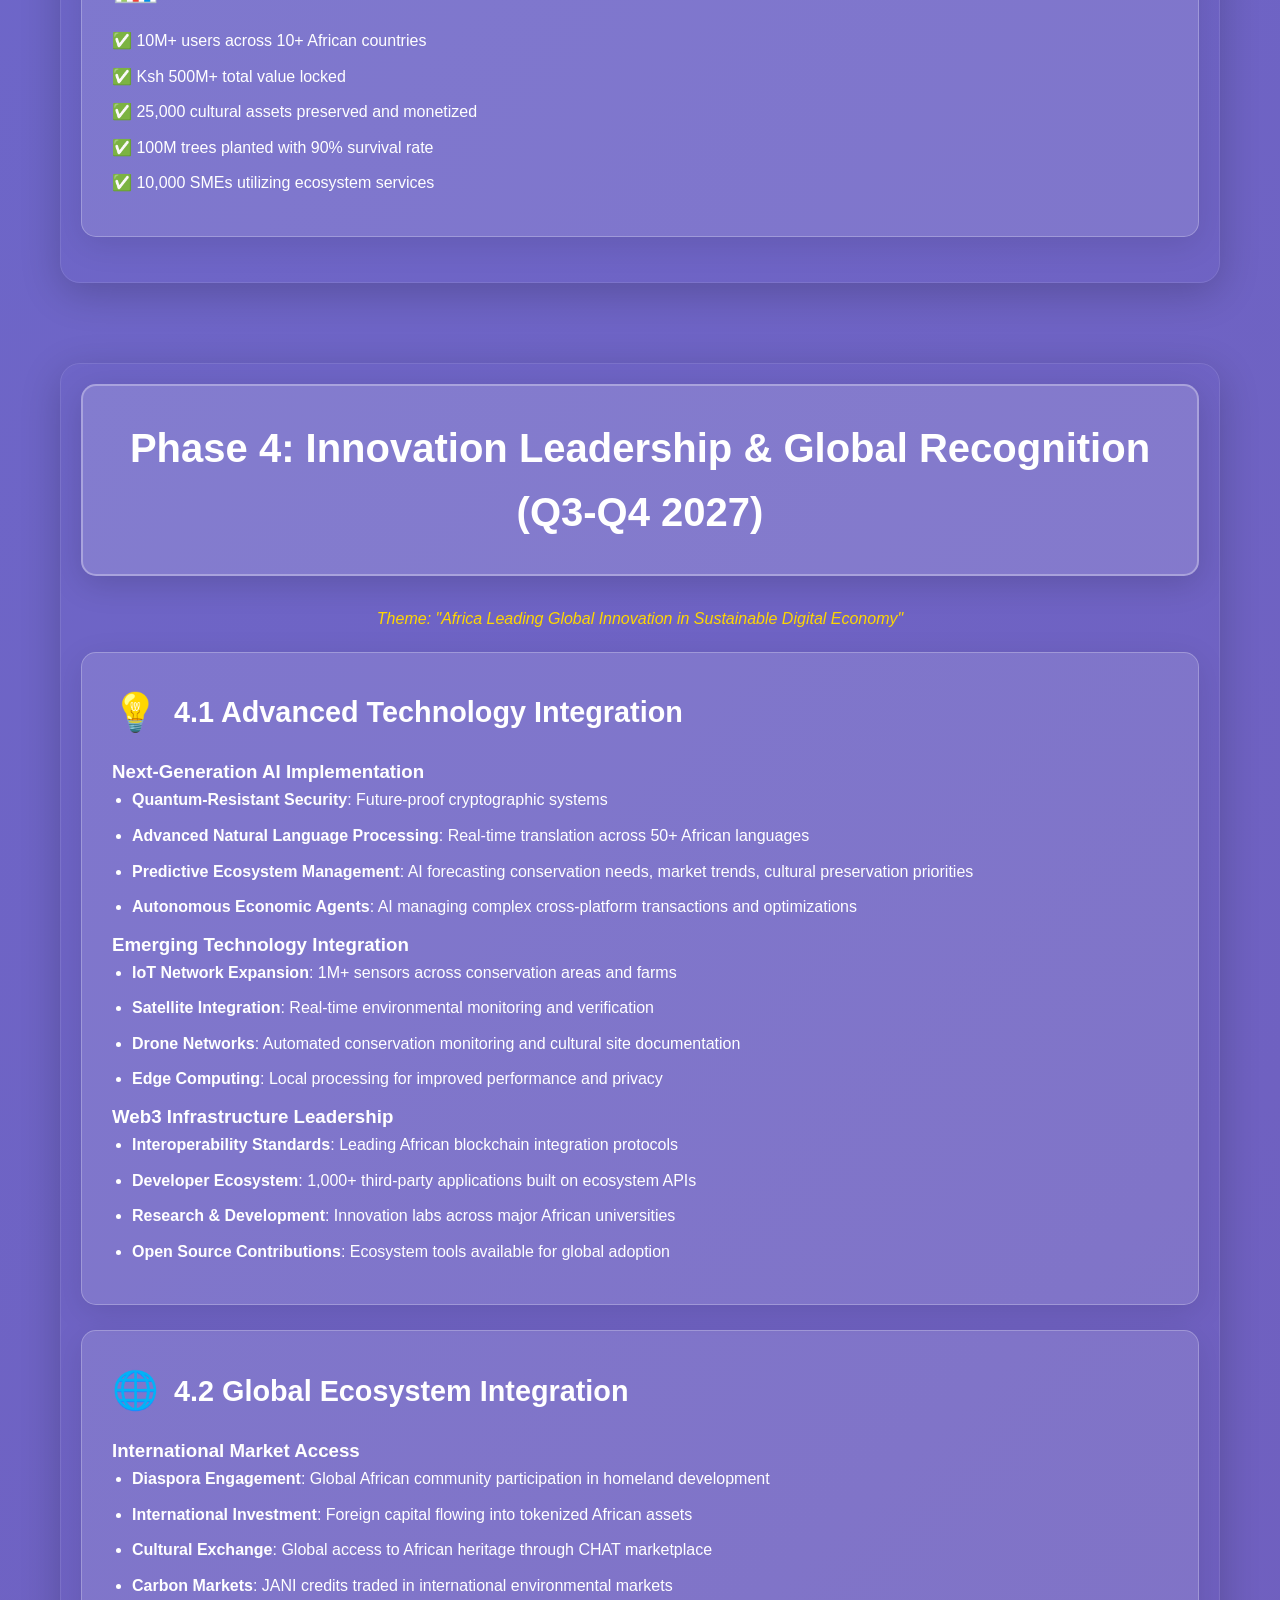
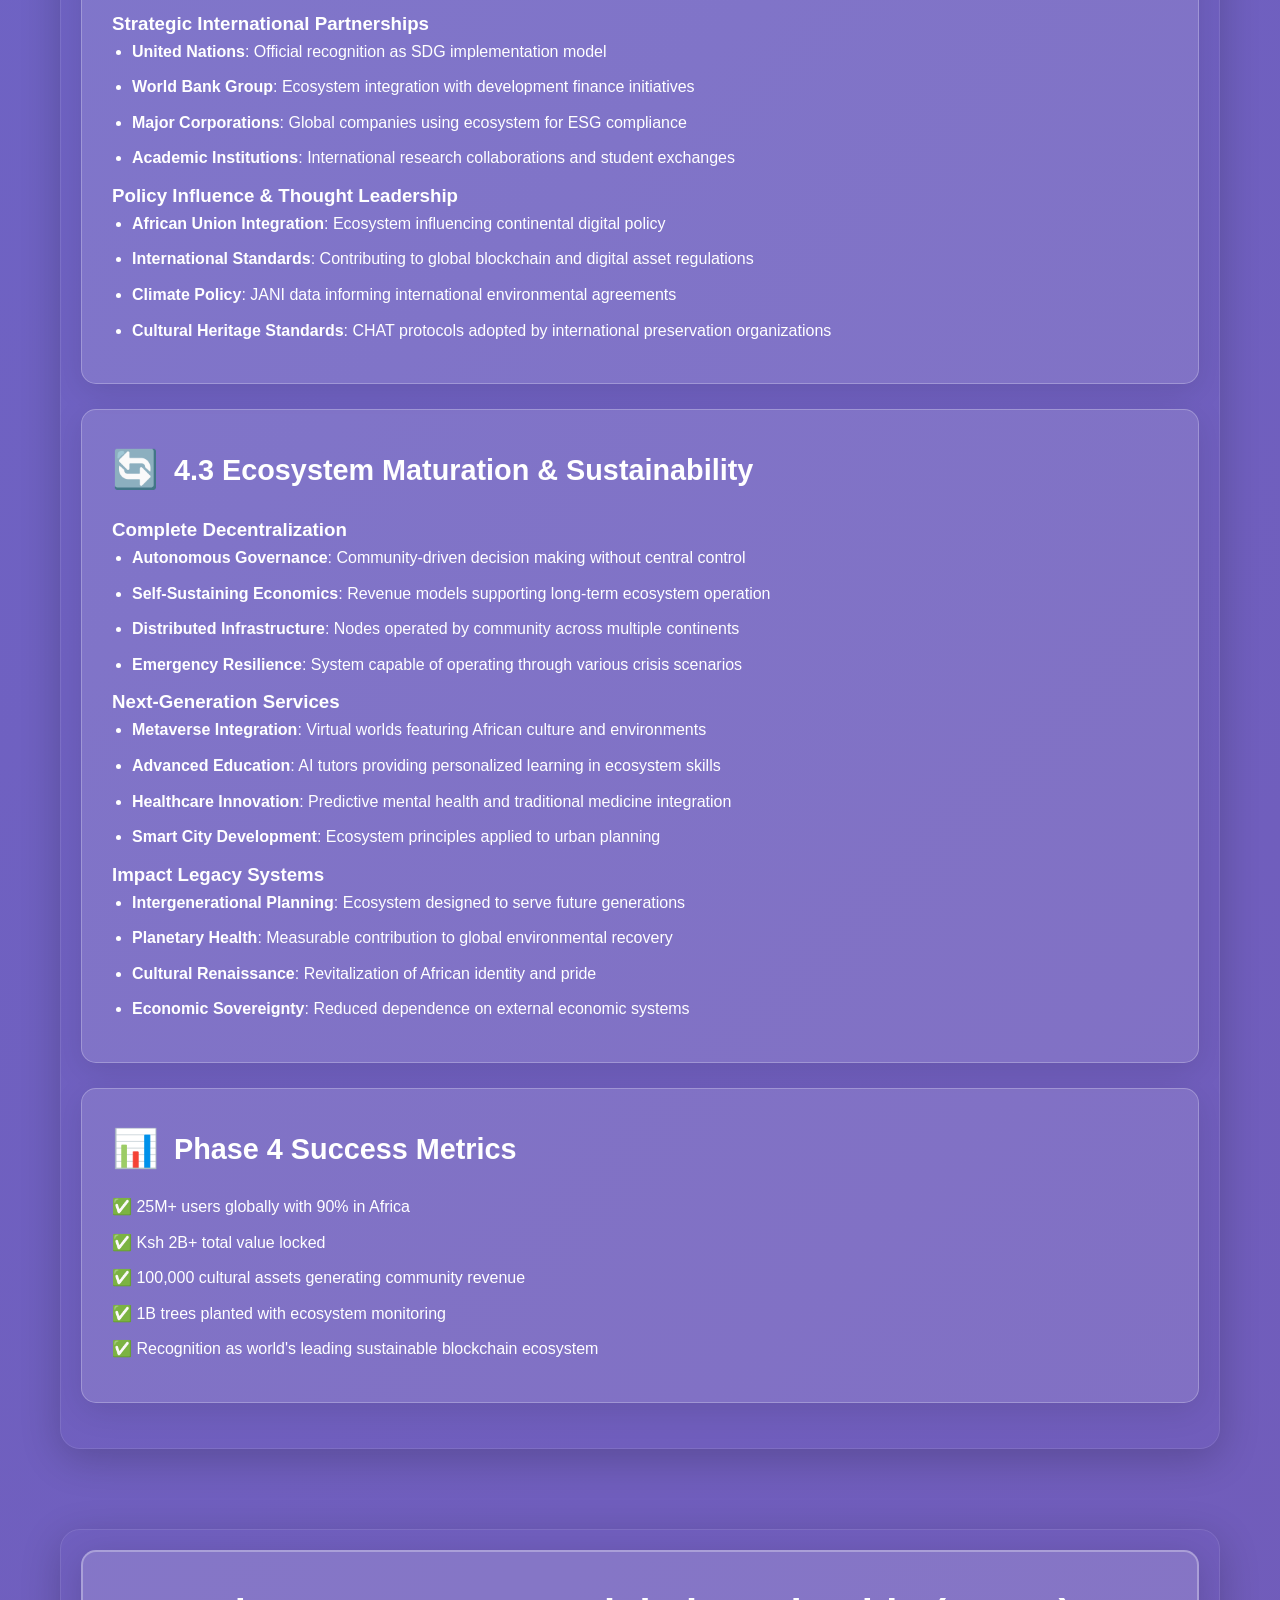
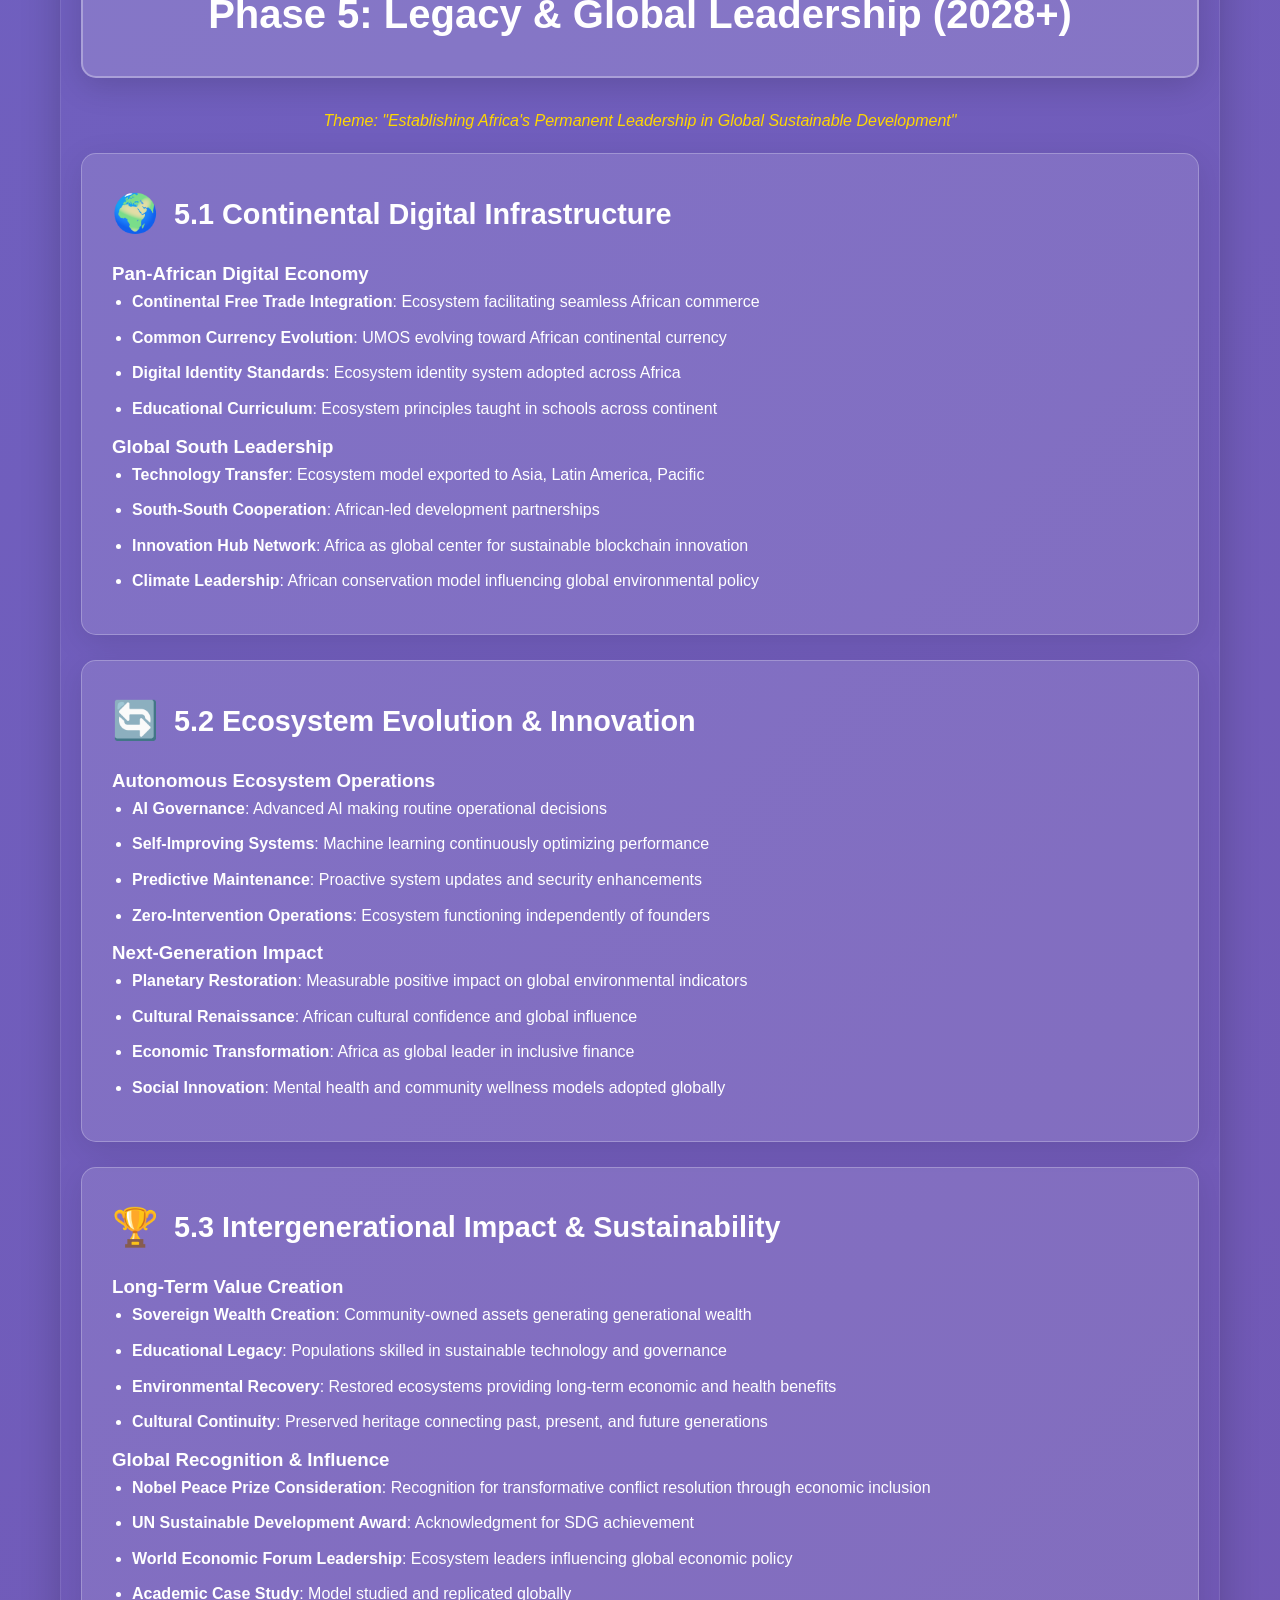
<file: front end/HISA-PPLES-CHAIN-DAPP/pages/roadmap.html>
<!DOCTYPE html>
<html lang="en">
<head>
    <meta charset="UTF-8">
    <meta name="viewport" content="width=device-width, initial-scale=1.0">
    <title>HISA Ecosystem Roadmap</title>
    <style>
        * {
            margin: 0;
            padding: 0;
            box-sizing: border-box;
        }
        body {
            font-family: 'Segoe UI', Tahoma, Geneva, Verdana, sans-serif;
            background: linear-gradient(135deg, #667eea 0%, #764ba2 100%);
            color: #fff;
            line-height: 1.6;
            overflow-x: hidden;
        }
        .animated-bg {
            position: fixed;
            top: 0;
            left: 0;
            width: 100%;
            height: 100%;
            z-index: -1;
            background: linear-gradient(135deg, #667eea 0%, #764ba2 50%, #f093fb 100%);
            background-size: 400% 400%;
            animation: gradientShift 15s ease infinite;
        }
        @keyframes gradientShift {
            0% { background-position: 0% 50%; }
            50% { background-position: 100% 50%; }
            100% { background-position: 0% 50%; }
        }
        .container {
            max-width: 1200px;
            margin: 0 auto;
            padding: 40px 20px;
            position: relative;
        }
        .header {
            text-align: center;
            padding: 60px 20px;
            margin-bottom: 40px;
            background: rgba(255, 255, 255, 0.1);
            backdrop-filter: blur(10px);
            border-radius: 20px;
            border: 1px solid rgba(255, 255, 255, 0.2);
            box-shadow: 0 8px 32px rgba(0, 0, 0, 0.1);
            animation: fadeInDown 1s ease;
        }
        @keyframes fadeInDown {
            from {
                opacity: 0;
                transform: translateY(-30px);
            }
            to {
                opacity: 1;
                transform: translateY(0);
            }
        }
        .header h1 {
            font-size: 3.5em;
            margin-bottom: 20px;
            text-shadow: 2px 2px 4px rgba(0, 0, 0, 0.3);
            background: linear-gradient(45deg, #fff, #f0f0f0);
            -webkit-background-clip: text;
            -webkit-text-fill-color: transparent;
            background-clip: text;
        }
        .section {
            margin-bottom: 60px;
            animation: fadeInUp 1s ease;
            animation-fill-mode: both;
        }
        .section:nth-child(2) { animation-delay: 0.2s; }
        .section:nth-child(3) { animation-delay: 0.4s; }
        .section:nth-child(4) { animation-delay: 0.6s; }
        .section:nth-child(5) { animation-delay: 0.8s; }
        @keyframes fadeInUp {
            from {
                opacity: 0;
                transform: translateY(30px);
            }
            to {
                opacity: 1;
                transform: translateY(0);
            }
        }
        .section-title {
            font-size: 2.5em;
            margin-bottom: 30px;
            text-align: center;
            padding: 30px;
            background: rgba(255, 255, 255, 0.15);
            backdrop-filter: blur(10px);
            border-radius: 15px;
            border: 2px solid rgba(255, 255, 255, 0.3);
            box-shadow: 0 8px 32px rgba(0, 0, 0, 0.15);
            transition: transform 0.3s ease, box-shadow 0.3s ease;
        }
        .section-title:hover {
            transform: translateY(-5px) scale(1.02);
            box-shadow: 0 12px 48px rgba(0, 0, 0, 0.25);
        }
        .card {
            background: rgba(255, 255, 255, 0.12);
            backdrop-filter: blur(15px);
            border-radius: 15px;
            padding: 30px;
            margin-bottom: 25px;
            border: 1px solid rgba(255, 255, 255, 0.25);
            box-shadow: 0 8px 32px rgba(0, 0, 0, 0.1);
            transition: all 0.4s cubic-bezier(0.175, 0.885, 0.32, 1.275);
            position: relative;
            overflow: hidden;
        }
        .card::before {
            content: '';
            position: absolute;
            top: 0;
            left: -100%;
            width: 100%;
            height: 100%;
            background: linear-gradient(90deg, transparent, rgba(255, 255, 255, 0.2), transparent);
            transition: left 0.5s ease;
        }
        .card:hover::before {
            left: 100%;
        }
        .card:hover {
            transform: translateY(-10px) scale(1.02);
            box-shadow: 0 15px 50px rgba(0, 0, 0, 0.25);
            border-color: rgba(255, 255, 255, 0.5);
        }
        .card-header {
            font-size: 1.8em;
            margin-bottom: 15px;
            display: flex;
            align-items: center;
            gap: 15px;
        }
        .icon {
            font-size: 1.3em;
            animation: pulse 2s ease-in-out infinite;
        }
        @keyframes pulse {
            0%, 100% { transform: scale(1); }
            50% { transform: scale(1.1); }
        }
        .list-group {
            margin-bottom: 20px;
            padding-left: 20px;
            border-left: 3px solid rgba(255, 255, 255, 0.4);
            transition: border-color 0.3s ease;
        }
        .list-group:hover {
            border-left-color: #ffd700;
        }
        .list-title {
            font-weight: bold;
            color: #a8ff78;
            margin-bottom: 10px;
            font-size: 1.15em;
        }
        .detail, .evidence {
            margin: 10px 0;
            padding: 15px;
            background: rgba(0, 0, 0, 0.2);
            border-radius: 8px;
            border-left: 3px solid rgba(255, 255, 255, 0.3);
        }
        .detail strong, .evidence strong {
            color: #78ffd6;
        }
        .evidence {
            font-style: italic;
            color: #e0e0e0;
            border-left-color: #ffd700;
        }
        table {
            width: 100%;
            border-collapse: collapse;
            margin-bottom: 20px;
        }
        th, td {
            padding: 12px;
            text-align: left;
            border-bottom: 1px solid rgba(255, 255, 255, 0.2);
        }
        th {
            background: rgba(255, 255, 255, 0.1);
            font-weight: bold;
        }
        ul {
            list-style-type: disc;
            padding-left: 20px;
        }
        li {
            margin-bottom: 10px;
        }
        blockquote {
            font-style: italic;
            color: #ffd700;
            margin: 20px 0;
            padding: 15px;
            border-left: 5px solid #ffd700;
            background: rgba(0, 0, 0, 0.2);
        }
        .scroll-indicator {
            position: fixed;
            bottom: 30px;
            left: 50%;
            transform: translateX(-50%);
            animation: bounce 2s infinite;
            font-size: 2em;
            opacity: 0.7;
        }
        @keyframes bounce {
            0%, 20%, 50%, 80%, 100% { transform: translateX(-50%) translateY(0); }
            40% { transform: translateX(-50%) translateY(-10px); }
            60% { transform: translateX(-50%) translateY(-5px); }
        }
        @media (max-width: 768px) {
            .header h1 { font-size: 2em; }
            .section-title { font-size: 1.8em; }
            .card-header { font-size: 1.4em; }
        }
        .glow {
            text-shadow: 0 0 10px rgba(255, 255, 255, 0.5),
                         0 0 20px rgba(255, 255, 255, 0.3),
                         0 0 30px rgba(255, 255, 255, 0.2);
        }
        /* Enhanced Styles */
        .section {
            border: 1px solid rgba(255, 255, 255, 0.1);
            border-radius: 20px;
            padding: 20px;
            margin-bottom: 80px;
            box-shadow: 0 10px 40px rgba(0, 0, 0, 0.2);
        }
        .card {
            animation: cardGlow 3s ease-in-out infinite alternate;
        }
        @keyframes cardGlow {
            0% { box-shadow: 0 8px 32px rgba(0, 0, 0, 0.1); }
            100% { box-shadow: 0 8px 32px rgba(118, 75, 162, 0.3); }
        }
        .phase-theme {
            font-style: italic;
            color: #ffd700;
            text-align: center;
            margin-bottom: 20px;
        }
        .success-metrics {
            list-style-type: none;
            padding-left: 0;
        }
        .success-metrics li:before {
            content: "✅ ";
        }
    </style>
</head>
<body>
    <div class="animated-bg"></div>
    
    <div class="container">
        <div class="header">
            <h1 class="glow">🚀 HISA Ecosystem Roadmap 🚀</h1>
            <p style="font-size: 1.3em; margin-top: 10px;">Transforming Africa Through Integrated Blockchain Innovation</p>
            <blockquote>"Building Africa's Decentralized Digital Economy Through Cultural Preservation, Environmental Conservation, Financial Inclusion, and Sustainable Agriculture"</blockquote>
        </div>
        <div class="section">
            <h2 class="section-title">Executive Summary</h2>
            <p style="text-align: center; font-size: 1.2em; margin-bottom: 40px; padding: 20px; background: rgba(255, 255, 255, 0.1); border-radius: 10px;">The HISA Ecosystem represents Africa's most comprehensive blockchain-powered transformation initiative, integrating four revolutionary pillars:</p>
            <ul>
                <li><strong>HISA</strong>: Mental health-aware DeFi infrastructure with SDG incentives</li>
                <li><strong>UMOJA</strong>: Tokenized securities and wealth democratization platform</li>
                <li><strong>CHAT</strong>: Decentralized cultural preservation and monetization system</li>
                <li><strong>JANI</strong>: Environmental conservation with Proof-of-Growth consensus and regenerative agriculture</li>
            </ul>
            <p style="text-align: center;">This integrated roadmap charts the path to creating a self-sustaining, AI-powered digital economy that serves 350+ million Africans while advancing all 17 UN Sustainable Development Goals.</p>
        </div>
        <div class="section">
            <h2 class="section-title">Unified Vision & Mission</h2>
            <div class="card">
                <div class="card-header">
                    <span class="icon">🌟</span>
                    <strong>Vision</strong>
                </div>
                <p>To create Africa's first fully integrated decentralized ecosystem where cultural heritage fuels identity, environmental conservation drives sustainability, financial inclusion unlocks prosperity, and mental wellness ensures holistic human development—all powered by community governance and AI optimization.</p>
            </div>
            <div class="card">
                <div class="card-header">
                    <span class="icon">🎯</span>
                    <strong>Mission</strong>
                </div>
                <p>Transform Africa's socio-economic landscape by:</p>
                <ul>
                    <li>Preserving and monetizing 10,000+ cultural assets through CHAT</li>
                    <li>Sequestering 1 billion tons of CO₂ through JANI's conservation network</li>
                    <li>Democratizing investment access for 50+ million Africans via UMOJA</li>
                    <li>Integrating mental health support into every economic transaction through HISA</li>
                    <li>Establishing food sovereignty through Tera Farm's regenerative agriculture</li>
                </ul>
            </div>
        </div>
        <div class="section">
            <h2 class="section-title">Phase 1: Foundation & Infrastructure (Q1-Q2 2026)</h2>
            <p class="phase-theme">Theme: "Building the Digital Infrastructure for Africa's Renaissance"</p>
            <div class="card">
                <div class="card-header">
                    <span class="icon">🏗️</span>
                    <strong>1.1 Unified Technical Infrastructure</strong>
                </div>
                <h3>Hedera Hashgraph Integration</h3>
                <ul>
                    <li><strong>Single Network Deployment</strong>: All four tokens (HISA, UMOT/UMOS/UMOO, CHAT, JANI) on Hedera</li>
                    <li><strong>Shared Security Model</strong>: Unified validator network across all platforms</li>
                    <li><strong>Cross-Token Liquidity</strong>: Native swap mechanisms between ecosystem tokens</li>
                    <li><strong>Energy Efficiency</strong>: 99.99% carbon-negative consensus supporting environmental goals</li>
                </ul>
                <h3>AI Agent Network Deployment</h3>
                <ul>
                    <li><strong>HISA Core Agent</strong>: Protocol orchestration and mental health monitoring</li>
                    <li><strong>CHAT Cultural AI</strong>: African language processing and cultural authenticity verification</li>
                    <li><strong>JANI Environmental AI</strong>: Satellite imagery analysis and carbon offset validation</li>
                    <li><strong>UMOJA Financial AI</strong>: Market optimization and risk management</li>
                    <li><strong>Unified Dashboard</strong>: Single interface managing all ecosystem interactions</li>
                </ul>
                <h3>Mobile & Offline Infrastructure</h3>
                <ul>
                    <li><strong>USSD Integration</strong>: *123# access for all platforms across 15+ telecom partners</li>
                    <li><strong>WhatsApp Bots</strong>: AI assistants in 20+ African languages</li>
                    <li><strong>QR Code System</strong>: Unified payment and verification across all platforms</li>
                    <li><strong>Agent Networks</strong>: 500+ trained community ambassadors across 5 countries</li>
                </ul>
            </div>
            <div class="card">
                <div class="card-header">
                    <span class="icon">💰</span>
                    <strong>1.2 Token Launch & Distribution</strong>
                </div>
                <h3>Token Economics Overview</h3>
                <table>
                    <thead>
                        <tr>
                            <th>Token</th>
                            <th>Supply</th>
                            <th>Primary Function</th>
                            <th>Integration Points</th>
                        </tr>
                    </thead>
                    <tbody>
                        <tr>
                            <td><strong>HISA</strong></td>
                            <td>3B</td>
                            <td>Mental health DeFi + SDG rewards</td>
                            <td>Governance for all platforms</td>
                        </tr>
                        <tr>
                            <td><strong>UMOT</strong></td>
                            <td>21B</td>
                            <td>Asset-backed ETF + governance</td>
                            <td>Staking rewards include CHAT/JANI earnings</td>
                        </tr>
                        <tr>
                            <td><strong>UMOS</strong></td>
                            <td>Dynamic</td>
                            <td>Ecosystem stablecoin</td>
                            <td>Universal payment across all platforms</td>
                        </tr>
                        <tr>
                            <td><strong>UMOO</strong></td>
                            <td>210T</td>
                            <td>Options trading + transaction fees</td>
                            <td>Gas token for entire ecosystem</td>
                        </tr>
                        <tr>
                            <td><strong>CHAT</strong></td>
                            <td>10B</td>
                            <td>Cultural preservation + royalties</td>
                            <td>Earn JANI for eco-cultural projects</td>
                        </tr>
                        <tr>
                            <td><strong>JANI</strong></td>
                            <td>50M</td>
                            <td>Environmental conservation</td>
                            <td>Earn CHAT for cultural-environmental fusion</td>
                        </tr>
                    </tbody>
                </table>
                <h3>Initial Distribution Strategy</h3>
                <ul>
                    <li><strong>20% Public Sale</strong>: Multi-token bundles with staking incentives</li>
                    <li><strong>25% Ecosystem Development</strong>: Cross-platform liquidity and development</li>
                    <li><strong>20% Community Rewards</strong>: Ambassador programs and early adoption</li>
                    <li><strong>15% Strategic Partnerships</strong>: Museum, government, and corporate alliances</li>
                    <li><strong>10% Team & Advisors</strong>: Long-term vesting with performance milestones</li>
                    <li><strong>10% Treasury</strong>: Emergency fund and ecosystem sustainability</li>
                </ul>
            </div>
            <div class="card">
                <div class="card-header">
                    <span class="icon">📜</span>
                    <strong>1.3 Regulatory Foundation</strong>
                </div>
                <ul>
                    <li><strong>Multi-Country Compliance</strong>: Kenya (CMA/NSE/KRA), Ghana, Nigeria, South Africa</li>
                    <li><strong>Cultural Heritage Laws</strong>: UNESCO and national cultural ministry partnerships</li>
                    <li><strong>Environmental Standards</strong>: Carbon credit certification and conservation compliance</li>
                    <li><strong>Financial Services</strong>: Banking and securities regulatory approvals</li>
                    <li><strong>Data Protection</strong>: GDPR and local privacy law adherence with Zero-Knowledge KYC</li>
                </ul>
            </div>
            <div class="card">
                <div class="card-header">
                    <span class="icon">🚀</span>
                    <strong>1.4 Core Platform Launches</strong>
                </div>
                <h3>HISA Mental Health DeFi</h3>
                <ul>
                    <li>Deploy four pillar pools (Environment, Economy, Health, Culture)</li>
                    <li>Launch AI-powered wellness assessments with privacy preservation</li>
                    <li>Integrate telemedicine partnerships across 5 countries</li>
                    <li>Implement SDG reward mechanisms for verified activities</li>
                </ul>
                <h3>UMOJA Securities Platform</h3>
                <ul>
                    <li>Launch Tokenization as a Service (TaaS) for land and real estate</li>
                    <li>Deploy UMOJA Central Securities Exchange (UCSE) for SMEs</li>
                    <li>Implement triple-token trading (UMOT/UMOS/UMOO)</li>
                    <li>Enable fractional investment starting at $1 equivalent</li>
                </ul>
                <h3>CHAT Cultural Marketplace</h3>
                <ul>
                    <li>Onboard 100 cultural validators across 10 African regions</li>
                    <li>Deploy AI language models for 10 African languages</li>
                    <li>Launch NFT marketplace for cultural heritage assets</li>
                    <li>Implement royalty distribution for cultural creators</li>
                </ul>
                <h3>JANI Environmental Network</h3>
                <ul>
                    <li>Deploy Proof-of-Growth consensus mechanism</li>
                    <li>Launch Terraform Units for 50 pilot farms</li>
                    <li>Implement IoT sensor network for conservation monitoring</li>
                    <li>Begin bamboo reforestation projects in 3 countries</li>
                </ul>
            </div>
            <div class="card">
                <div class="card-header">
                    <span class="icon">📊</span>
                    <strong>Phase 1 Success Metrics</strong>
                </div>
                <ul class="success-metrics">
                    <li>100,000 users across all platforms</li>
                    <li> ksh 5M in tokenized assets</li>
                    <li>500 cultural assets preserved</li>
                    <li>10,000 trees planted and verified</li>
                    <li>50 SMEs tokenized on UCSE</li>
                </ul>
            </div>
        </div>
        <div class="section">
            <h2 class="section-title">Phase 2: Integration & Ecosystem Synergies (Q3-Q4 2026)</h2>
            <p class="phase-theme">Theme: "Connecting the Dots - Creating Africa's Integrated Digital Economy"</p>
            <div class="card">
                <div class="card-header">
                    <span class="icon">🔗</span>
                    <strong>2.1 Cross-Platform Integration Layer</strong>
                </div>
                <h3>Universal Wallet & Identity System</h3>
                <ul>
                    <li><strong>Single Sign-On</strong>: One account accessing all four platforms</li>
                    <li><strong>Cross-Platform Staking</strong>: Stake HISA to earn CHAT royalties, stake JANI for UMOJA pool access</li>
                    <li><strong>Unified Reputation</strong>: Actions on one platform affect standing across ecosystem</li>
                    <li><strong>AI Personal Assistant</strong>: Customized recommendations across all services</li>
                </ul>
                <h3>Synergistic Token Mechanics</h3>
                <ul>
                    <li><strong>Cultural-Environmental Fusion</strong>: Document traditional conservation practices to earn both CHAT and JANI</li>
                    <li><strong>Health-Wealth Integration</strong>: Mental wellness scores unlock premium UMOJA investment products</li>
                    <li><strong>Education Rewards</strong>: Learning modules earn tokens across all platforms</li>
                    <li><strong>Community Governance</strong>: Major decisions require consensus across all token holder communities</li>
                </ul>
                <h3>Integrated Mobile Experience</h3>
                <ul>
                    <li><strong>Super App</strong>: Single application with modules for culture, conservation, finance, and health</li>
                    <li><strong>Offline Sync</strong>: All platforms functional through USSD and SMS</li>
                    <li><strong>Local Language Support</strong>: AI translation across 25+ African languages</li>
                    <li><strong>Community Features</strong>: Local groups, cultural exchanges, conservation projects</li>
                </ul>
            </div>
            <div class="card">
                <div class="card-header">
                    <span class="icon">💹</span>
                    <strong>2.2 Economic Synergies & Cross-Value Creation</strong>
                </div>
                <h3>Revenue Sharing Models</h3>
                <ul>
                    <li><strong>CHAT-JANI Partnership</strong>: Environmental documentaries earn both cultural and conservation rewards</li>
                    <li><strong>UMOJA-HISA Integration</strong>: Wellness-linked investment products with mental health premiums</li>
                    <li><strong>Cross-Platform Fees</strong>: Reduced transaction costs when using multiple ecosystem services</li>
                    <li><strong>Liquidity Optimization</strong>: AI automatically optimizes yields across all platforms</li>
                </ul>
                <h3>Sustainable Development Impact Multipliers</h3>
                <ul>
                    <li><strong>SDG 1 (Poverty)</strong>: UMOJA's financial inclusion + JANI's conservation jobs + CHAT's creator economy</li>
                    <li><strong>SDG 3 (Health)</strong>: HISA's mental health + JANI's clean environment + traditional CHAT medicine</li>
                    <li><strong>SDG 4 (Education)</strong>: Financial literacy + cultural preservation + environmental awareness</li>
                    <li><strong>SDG 13 (Climate)</strong>: JANI's carbon sequestration + traditional CHAT knowledge + green investments</li>
                </ul>
            </div>
            <div class="card">
                <div class="card-header">
                    <span class="icon">🤝</span>
                    <strong>2.3 Community Building & Governance Evolution</strong>
                </div>
                <h3>Local Community Hubs</h3>
                <ul>
                    <li><strong>Regional Centers</strong>: 20 physical locations across Africa offering ecosystem services</li>
                    <li><strong>Training Programs</strong>: Comprehensive education on all four platforms</li>
                    <li><strong>Elder Councils</strong>: Cultural leaders advising on sensitive content across CHAT and JANI</li>
                    <li><strong>Youth Ambassadors</strong>: Tech-savvy advocates promoting ecosystem adoption</li>
                </ul>
                <h3>DAO Integration & Governance</h3>
                <ul>
                    <li><strong>Unified DAO Structure</strong>: Representatives from all four platforms</li>
                    <li><strong>Quadratic Voting</strong>: Prevents wealth concentration while maintaining proportional influence</li>
                    <li><strong>Cross-Platform Proposals</strong>: Major decisions affecting multiple platforms require supermajority</li>
                    <li><strong>Emergency Protocols</strong>: Rapid response for technical or cultural sensitivity issues</li>
                </ul>
            </div>
            <div class="card">
                <div class="card-header">
                    <span class="icon">💡</span>
                    <strong>2.4 Advanced Features & Innovation</strong>
                </div>
                <h3>AI-Powered Optimization</h3>
                <ul>
                    <li><strong>Predictive Analytics</strong>: Market trends, conservation needs, cultural preservation priorities</li>
                    <li><strong>Personalized Recommendations</strong>: Investment strategies, conservation activities, cultural content</li>
                    <li><strong>Fraud Detection</strong>: Cross-platform analysis identifying suspicious activities</li>
                    <li><strong>Automated Compliance</strong>: Real-time regulatory adherence across all services</li>
                </ul>
                <h3>NFT & Digital Asset Integration</h3>
                <ul>
                    <li><strong>Conservation NFTs</strong>: Unique tokens representing specific environmental projects</li>
                    <li><strong>Cultural Heritage NFTs</strong>: Authenticated traditional assets with community ownership</li>
                    <li><strong>Investment NFTs</strong>: Fractional ownership of real estate and infrastructure</li>
                    <li><strong>Achievement NFTs</strong>: Recognition for ecosystem participation and impact</li>
                </ul>
            </div>
            <div class="card">
                <div class="card-header">
                    <span class="icon">📊</span>
                    <strong>Phase 2 Success Metrics</strong>
                </div>
                <ul class="success-metrics">
                    <li>1M+ active users across integrated ecosystem</li>
                    <li>$50M+ in cross-platform value locked</li>
                    <li>5,000 cultural assets generating royalties</li>
                    <li>1M trees planted with verified survival</li>
                    <li>500 SMEs with tokenized assets</li>
                </ul>
            </div>
        </div>
        <div class="section">
            <h2 class="section-title">Phase 3: Scale & Regional Expansion (Q1-Q2 2027)</h2>
            <p class="phase-theme">Theme: "Africa Rising - Continental Scale Digital Transformation"</p>
            <div class="card">
                <div class="card-header">
                    <span class="icon">🌍</span>
                    <strong>3.1 Multi-Country Ecosystem Deployment</strong>
                </div>
                <h3>Target Markets Expansion</h3>
                <p><strong>Tier 1 Launch</strong> (Q1 2027): Nigeria, Ghana, South Africa, Uganda, Tanzania</p>
                <p><strong>Tier 2 Launch</strong> (Q2 2027): Senegal, Rwanda, Botswana, Morocco, Ethiopia</p>
                <h3>Localization Strategy</h3>
                <ul>
                    <li><strong>Cultural Adaptation</strong>: CHAT models trained on local languages and traditions</li>
                    <li><strong>Environmental Focus</strong>: JANI projects targeting regional conservation needs</li>
                    <li><strong>Financial Products</strong>: UMOJA instruments aligned with local markets</li>
                    <li><strong>Healthcare Integration</strong>: HISA partnerships with national health systems</li>
                </ul>
                <h3>Regulatory Harmonization</h3>
                <ul>
                    <li><strong>African Continental Free Trade Area (AfCFTA)</strong> integration</li>
                    <li><strong>Central Bank Digital Currency (CBDC)</strong> compatibility</li>
                    <li><strong>Cross-border payment facilitation</strong> through UMOS stablecoin</li>
                    <li><strong>Regulatory sandboxes</strong> in partnership with African Union</li>
                </ul>
            </div>
            <div class="card">
                <div class="card-header">
                    <span class="icon">🤝</span>
                    <strong>3.2 Enterprise & Institutional Integration</strong>
                </div>
                <h3>Corporate Partnerships</h3>
                <ul>
                    <li><strong>ESG Compliance</strong>: Companies use JANI for verified carbon offsets</li>
                    <li><strong>Cultural Sponsorship</strong>: Businesses fund CHAT preservation projects</li>
                    <li><strong>Employee Wellness</strong>: HISA mental health programs for corporate users</li>
                    <li><strong>Treasury Services</strong>: UMOJA institutional investment products</li>
                </ul>
                <h3>Government Collaborations</h3>
                <ul>
                    <li><strong>National Digital Identity</strong>: Integration with government ID systems</li>
                    <li><strong>Social Service Delivery</strong>: Mental health and financial inclusion programs</li>
                    <li><strong>Conservation Policy</strong>: JANI data informing environmental regulations</li>
                    <li><strong>Cultural Ministry Partnerships</strong>: CHAT supporting national heritage initiatives</li>
                </ul>
                <h3>Academic & Research Integration</h3>
                <ul>
                    <li><strong>University Partnerships</strong>: Research on conservation, culture, finance, and wellness</li>
                    <li><strong>Data Collaboration</strong>: Anonymized ecosystem data for academic research</li>
                    <li><strong>Student Programs</strong>: Blockchain and AI education using ecosystem tools</li>
                    <li><strong>Innovation Hubs</strong>: Campus-based ecosystem development centers</li>
                </ul>
            </div>
            <div class="card">
                <div class="card-header">
                    <span class="icon">💹</span>
                    <strong>3.3 Advanced Financial Services</strong>
                </div>
                <h3>DeFi Protocol Maturation</h3>
                <ul>
                    <li><strong>Cross-Chain Bridges</strong>: Integration with major blockchain networks</li>
                    <li><strong>Yield Farming Optimization</strong>: AI-managed strategies across DeFi protocols</li>
                    <li><strong>Insurance Products</strong>: Comprehensive coverage for ecosystem participants</li>
                    <li><strong>Derivatives Trading</strong>: Advanced financial instruments for sophisticated users</li>
                </ul>
                <h3>Traditional Finance Integration</h3>
                <ul>
                    <li><strong>Banking Partnerships</strong>: Ecosystem integration with major African banks</li>
                    <li><strong>Payment Processing</strong>: UMOS acceptance by merchants across Africa</li>
                    <li><strong>Credit Scoring</strong>: On-chain reputation enabling traditional loans</li>
                    <li><strong>Pension Integration</strong>: Retirement planning using ecosystem investments</li>
                </ul>
                <h3>Microfinance & Inclusion</h3>
                <ul>
                    <li><strong>Rural Banking</strong>: Ecosystem services accessible through feature phones</li>
                    <li><strong>Women's Cooperatives</strong>: Specialized products for women-led businesses</li>
                    <li><strong>Youth Employment</strong>: Ecosystem-based job creation and skills development</li>
                    <li><strong>Diaspora Remittances</strong>: Low-cost cross-border transfers using UMOS</li>
                </ul>
            </div>
            <div class="card">
                <div class="card-header">
                    <span class="icon">🌿</span>
                    <strong>3.4 Sustainability & Impact Measurement</strong>
                </div>
                <h3>Environmental Impact Scaling</h3>
                <ul>
                    <li><strong>1 Billion Tree Initiative</strong>: JANI's contribution to continental reforestation</li>
                    <li><strong>Carbon Market Integration</strong>: Ecosystem-verified offsets in international markets</li>
                    <li><strong>Biodiversity Conservation</strong>: Protection of endangered species through ecosystem incentives</li>
                    <li><strong>Sustainable Agriculture</strong>: Tera Farm expansion across climate zones</li>
                </ul>
                <h3>Cultural Heritage Preservation</h3>
                <ul>
                    <li><strong>10,000 Assets Target</strong>: Comprehensive documentation of African cultural heritage</li>
                    <li><strong>Language Preservation</strong>: AI models supporting endangered language documentation</li>
                    <li><strong>Intergenerational Knowledge Transfer</strong>: Digital archives accessible to future generations</li>
                    <li><strong>Cultural Tourism</strong>: Ecosystem-powered heritage site promotion and management</li>
                </ul>
                <h3>Social Impact Documentation</h3>
                <ul>
                    <li><strong>Mental Health Outcomes</strong>: Measurable improvements in community wellness</li>
                    <li><strong>Financial Inclusion Metrics</strong>: Quantified increase in investment participation</li>
                    <li><strong>Youth Empowerment</strong>: Job creation and skill development statistics</li>
                    <li><strong>Women's Economic Participation</strong>: Gender-specific impact measurement</li>
                </ul>
            </div>
            <div class="card">
                <div class="card-header">
                    <span class="icon">📊</span>
                    <strong>Phase 3 Success Metrics</strong>
                </div>
                <ul class="success-metrics">
                    <li>10M+ users across 10+ African countries</li>
                    <li>Ksh 500M+ total value locked</li>
                    <li>25,000 cultural assets preserved and monetized</li>
                    <li>100M trees planted with 90% survival rate</li>
                    <li>10,000 SMEs utilizing ecosystem services</li>
                </ul>
            </div>
        </div>
        <div class="section">
            <h2 class="section-title">Phase 4: Innovation Leadership & Global Recognition (Q3-Q4 2027)</h2>
            <p class="phase-theme">Theme: "Africa Leading Global Innovation in Sustainable Digital Economy"</p>
            <div class="card">
                <div class="card-header">
                    <span class="icon">💡</span>
                    <strong>4.1 Advanced Technology Integration</strong>
                </div>
                <h3>Next-Generation AI Implementation</h3>
                <ul>
                    <li><strong>Quantum-Resistant Security</strong>: Future-proof cryptographic systems</li>
                    <li><strong>Advanced Natural Language Processing</strong>: Real-time translation across 50+ African languages</li>
                    <li><strong>Predictive Ecosystem Management</strong>: AI forecasting conservation needs, market trends, cultural preservation priorities</li>
                    <li><strong>Autonomous Economic Agents</strong>: AI managing complex cross-platform transactions and optimizations</li>
                </ul>
                <h3>Emerging Technology Integration</h3>
                <ul>
                    <li><strong>IoT Network Expansion</strong>: 1M+ sensors across conservation areas and farms</li>
                    <li><strong>Satellite Integration</strong>: Real-time environmental monitoring and verification</li>
                    <li><strong>Drone Networks</strong>: Automated conservation monitoring and cultural site documentation</li>
                    <li><strong>Edge Computing</strong>: Local processing for improved performance and privacy</li>
                </ul>
                <h3>Web3 Infrastructure Leadership</h3>
                <ul>
                    <li><strong>Interoperability Standards</strong>: Leading African blockchain integration protocols</li>
                    <li><strong>Developer Ecosystem</strong>: 1,000+ third-party applications built on ecosystem APIs</li>
                    <li><strong>Research & Development</strong>: Innovation labs across major African universities</li>
                    <li><strong>Open Source Contributions</strong>: Ecosystem tools available for global adoption</li>
                </ul>
            </div>
            <div class="card">
                <div class="card-header">
                    <span class="icon">🌐</span>
                    <strong>4.2 Global Ecosystem Integration</strong>
                </div>
                <h3>International Market Access</h3>
                <ul>
                    <li><strong>Diaspora Engagement</strong>: Global African community participation in homeland development</li>
                    <li><strong>International Investment</strong>: Foreign capital flowing into tokenized African assets</li>
                    <li><strong>Cultural Exchange</strong>: Global access to African heritage through CHAT marketplace</li>
                    <li><strong>Carbon Markets</strong>: JANI credits traded in international environmental markets</li>
                </ul>
                <h3>Strategic International Partnerships</h3>
                <ul>
                    <li><strong>United Nations</strong>: Official recognition as SDG implementation model</li>
                    <li><strong>World Bank Group</strong>: Ecosystem integration with development finance initiatives</li>
                    <li><strong>Major Corporations</strong>: Global companies using ecosystem for ESG compliance</li>
                    <li><strong>Academic Institutions</strong>: International research collaborations and student exchanges</li>
                </ul>
                <h3>Policy Influence & Thought Leadership</h3>
                <ul>
                    <li><strong>African Union Integration</strong>: Ecosystem influencing continental digital policy</li>
                    <li><strong>International Standards</strong>: Contributing to global blockchain and digital asset regulations</li>
                    <li><strong>Climate Policy</strong>: JANI data informing international environmental agreements</li>
                    <li><strong>Cultural Heritage Standards</strong>: CHAT protocols adopted by international preservation organizations</li>
                </ul>
            </div>
            <div class="card">
                <div class="card-header">
                    <span class="icon">🔄</span>
                    <strong>4.3 Ecosystem Maturation & Sustainability</strong>
                </div>
                <h3>Complete Decentralization</h3>
                <ul>
                    <li><strong>Autonomous Governance</strong>: Community-driven decision making without central control</li>
                    <li><strong>Self-Sustaining Economics</strong>: Revenue models supporting long-term ecosystem operation</li>
                    <li><strong>Distributed Infrastructure</strong>: Nodes operated by community across multiple continents</li>
                    <li><strong>Emergency Resilience</strong>: System capable of operating through various crisis scenarios</li>
                </ul>
                <h3>Next-Generation Services</h3>
                <ul>
                    <li><strong>Metaverse Integration</strong>: Virtual worlds featuring African culture and environments</li>
                    <li><strong>Advanced Education</strong>: AI tutors providing personalized learning in ecosystem skills</li>
                    <li><strong>Healthcare Innovation</strong>: Predictive mental health and traditional medicine integration</li>
                    <li><strong>Smart City Development</strong>: Ecosystem principles applied to urban planning</li>
                </ul>
                <h3>Impact Legacy Systems</h3>
                <ul>
                    <li><strong>Intergenerational Planning</strong>: Ecosystem designed to serve future generations</li>
                    <li><strong>Planetary Health</strong>: Measurable contribution to global environmental recovery</li>
                    <li><strong>Cultural Renaissance</strong>: Revitalization of African identity and pride</li>
                    <li><strong>Economic Sovereignty</strong>: Reduced dependence on external economic systems</li>
                </ul>
            </div>
            <div class="card">
                <div class="card-header">
                    <span class="icon">📊</span>
                    <strong>Phase 4 Success Metrics</strong>
                </div>
                <ul class="success-metrics">
                    <li>25M+ users globally with 90% in Africa</li>
                    <li>Ksh 2B+ total value locked</li>
                    <li>100,000 cultural assets generating community revenue</li>
                    <li>1B trees planted with ecosystem monitoring</li>
                    <li>Recognition as world's leading sustainable blockchain ecosystem</li>
                </ul>
            </div>
        </div>
        <div class="section">
            <h2 class="section-title">Phase 5: Legacy & Global Leadership (2028+)</h2>
            <p class="phase-theme">Theme: "Establishing Africa's Permanent Leadership in Global Sustainable Development"</p>
            <div class="card">
                <div class="card-header">
                    <span class="icon">🌍</span>
                    <strong>5.1 Continental Digital Infrastructure</strong>
                </div>
                <h3>Pan-African Digital Economy</h3>
                <ul>
                    <li><strong>Continental Free Trade Integration</strong>: Ecosystem facilitating seamless African commerce</li>
                    <li><strong>Common Currency Evolution</strong>: UMOS evolving toward African continental currency</li>
                    <li><strong>Digital Identity Standards</strong>: Ecosystem identity system adopted across Africa</li>
                    <li><strong>Educational Curriculum</strong>: Ecosystem principles taught in schools across continent</li>
                </ul>
                <h3>Global South Leadership</h3>
                <ul>
                    <li><strong>Technology Transfer</strong>: Ecosystem model exported to Asia, Latin America, Pacific</li>
                    <li><strong>South-South Cooperation</strong>: African-led development partnerships</li>
                    <li><strong>Innovation Hub Network</strong>: Africa as global center for sustainable blockchain innovation</li>
                    <li><strong>Climate Leadership</strong>: African conservation model influencing global environmental policy</li>
                </ul>
            </div>
            <div class="card">
                <div class="card-header">
                    <span class="icon">🔄</span>
                    <strong>5.2 Ecosystem Evolution & Innovation</strong>
                </div>
                <h3>Autonomous Ecosystem Operations</h3>
                <ul>
                    <li><strong>AI Governance</strong>: Advanced AI making routine operational decisions</li>
                    <li><strong>Self-Improving Systems</strong>: Machine learning continuously optimizing performance</li>
                    <li><strong>Predictive Maintenance</strong>: Proactive system updates and security enhancements</li>
                    <li><strong>Zero-Intervention Operations</strong>: Ecosystem functioning independently of founders</li>
                </ul>
                <h3>Next-Generation Impact</h3>
                <ul>
                    <li><strong>Planetary Restoration</strong>: Measurable positive impact on global environmental indicators</li>
                    <li><strong>Cultural Renaissance</strong>: African cultural confidence and global influence</li>
                    <li><strong>Economic Transformation</strong>: Africa as global leader in inclusive finance</li>
                    <li><strong>Social Innovation</strong>: Mental health and community wellness models adopted globally</li>
                </ul>
            </div>
            <div class="card">
                <div class="card-header">
                    <span class="icon">🏆</span>
                    <strong>5.3 Intergenerational Impact & Sustainability</strong>
                </div>
                <h3>Long-Term Value Creation</h3>
                <ul>
                    <li><strong>Sovereign Wealth Creation</strong>: Community-owned assets generating generational wealth</li>
                    <li><strong>Educational Legacy</strong>: Populations skilled in sustainable technology and governance</li>
                    <li><strong>Environmental Recovery</strong>: Restored ecosystems providing long-term economic and health benefits</li>
                    <li><strong>Cultural Continuity</strong>: Preserved heritage connecting past, present, and future generations</li>
                </ul>
                <h3>Global Recognition & Influence</h3>
                <ul>
                    <li><strong>Nobel Peace Prize Consideration</strong>: Recognition for transformative conflict resolution through economic inclusion</li>
                    <li><strong>UN Sustainable Development Award</strong>: Acknowledgment for SDG achievement</li>
                    <li><strong>World Economic Forum Leadership</strong>: Ecosystem leaders influencing global economic policy</li>
                    <li><strong>Academic Case Study</strong>: Model studied and replicated globally</li>
                </ul>
            </div>
            <div class="card">
                <div class="card-header">
                    <span class="icon">📊</span>
                    <strong>Phase 5 Success Metrics</strong>
                </div>
                <ul class="success-metrics">
                    <li>100M+ users globally</li>
                    <li>$10B+ total value locked</li>
                    <li>1M+ cultural assets preserved</li>
                    <li>10B trees planted with ecosystem monitoring</li>
                    <li>Established as global standard for sustainable development</li>
                </ul>
            </div>
        </div>
        <div class="section">
            <h2 class="section-title">Cross-Platform Integration Architecture</h2>
            <div class="card">
                <div class="card-header">
                    <span class="icon">👤</span>
                    <strong>Unified User Experience</strong>
                </div>
                <ul>
                    <li><strong>Single Wallet</strong>: One account accessing all ecosystem services</li>
                    <li><strong>AI Assistant</strong>: Personalized guidance across all platforms</li>
                    <li><strong>Universal Reputation</strong>: Cross-platform credibility and trust scoring</li>
                    <li><strong>Seamless Navigation</strong>: Fluid movement between cultural, environmental, financial, and health services</li>
                </ul>
            </div>
            <div class="card">
                <div class="card-header">
                    <span class="icon">💹</span>
                    <strong>Economic Synergies</strong>
                </div>
                <ul>
                    <li><strong>Multi-Token Rewards</strong>: Single actions earning across platforms</li>
                    <li><strong>Cross-Platform Staking</strong>: Enhanced yields for multi-platform participation</li>
                    <li><strong>Integrated Governance</strong>: Coordinated decision-making across all platforms</li>
                    <li><strong>Shared Infrastructure</strong>: Reduced costs through common technical foundation</li>
                </ul>
            </div>
            <div class="card">
                <div class="card-header">
                    <span class="icon">🌍</span>
                    <strong>Impact Multipliers</strong>
                </div>
                <ul>
                    <li><strong>SDG Integration</strong>: All platforms contributing to Sustainable Development Goals</li>
                    <li><strong>Community Development</strong>: Holistic approach to African advancement</li>
                    <li><strong>Knowledge Systems</strong>: Traditional wisdom integrated with modern technology</li>
                    <li><strong>Wellness Economy</strong>: Mental health embedded in all economic activities</li>
                </ul>
            </div>
        </div>
        <div class="section">
            <h2 class="section-title">Success Metrics & KPIs</h2>
            <div class="card">
                <div class="card-header">
                    <span class="icon">💰</span>
                    <strong>Financial Impact</strong>
                </div>
                <ul>
                    <li><strong>Total Value Locked</strong>: $10B+ across all platforms by 2027</li>
                    <li><strong>User Base</strong>: 100M+ Africans with access to digital economy</li>
                    <li><strong>Asset Tokenization</strong>: $5B+ in real-world assets brought on-chain</li>
                    <li><strong>Revenue Generation</strong>: Self-sustaining ecosystem with distributed profits</li>
                </ul>
            </div>
            <div class="card">
                <div class="card-header">
                    <span class="icon">🤝</span>
                    <strong>Social Impact</strong>
                </div>
                <ul>
                    <li><strong>Financial Inclusion</strong>: 80% of target populations accessing investment products</li>
                    <li><strong>Mental Health</strong>: Measurable improvement in community wellness indicators</li>
                    <li><strong>Youth Employment</strong>: 1M+ jobs created through ecosystem activities</li>
                    <li><strong>Women's Empowerment</strong>: 50% female participation in governance roles</li>
                </ul>
            </div>
            <div class="card">
                <div class="card-header">
                    <span class="icon">🌿</span>
                    <strong>Environmental Impact</strong>
                </div>
                <ul>
                    <li><strong>Carbon Sequestration</strong>: 1B+ tons CO₂ captured through JANI network</li>
                    <li><strong>Biodiversity Protection</strong>: Measurable species recovery in conservation areas</li>
                    <li><strong>Sustainable Agriculture</strong>: 1M+ small farms using regenerative practices</li>
                    <li><strong>Clean Energy</strong>: 50% renewable energy powering ecosystem infrastructure</li>
                </ul>
            </div>
            <div class="card">
                <div class="card-header">
                    <span class="icon">🖼️</span>
                    <strong>Cultural Impact</strong>
                </div>
                <ul>
                    <li><strong>Heritage Preservation</strong>: 1M+ cultural assets documented and monetized</li>
                    <li><strong>Language Revitalization</strong>: AI support preventing extinction of 100+ languages</li>
                    <li><strong>Creative Economy</strong>: $100M+ generated for cultural creators</li>
                    <li><strong>Identity Strengthening</strong>: Measurable increase in African cultural pride</li>
                </ul>
            </div>
        </div>
        <div class="section">
            <h2 class="section-title">Risk Management & Mitigation</h2>
            <div class="card">
                <div class="card-header">
                    <span class="icon">🔧</span>
                    <strong>Technical Risks</strong>
                </div>
                <ul>
                    <li><strong>Multi-Chain Strategy</strong>: Reducing single point of failure</li>
                    <li><strong>Quantum Preparation</strong>: Future-proof cryptographic systems</li>
                    <li><strong>AI Safety</strong>: Human oversight and ethical AI development</li>
                    <li><strong>Scalability Solutions</strong>: Layer 2 and cross-chain technologies</li>
                </ul>
            </div>
            <div class="card">
                <div class="card-header">
                    <span class="icon">📜</span>
                    <strong>Regulatory Risks</strong>
                </div>
                <ul>
                    <li><strong>Proactive Compliance</strong>: Working with regulators across multiple countries</li>
                    <li><strong>Legal Frameworks</strong>: Contributing to development of blockchain regulation</li>
                    <li><strong>Government Partnerships</strong>: Building official support and recognition</li>
                    <li><strong>International Standards</strong>: Aligning with global best practices</li>
                </ul>
            </div>
            <div class="card">
                <div class="card-header">
                    <span class="icon">📉</span>
                    <strong>Market Risks</strong>
                </div>
                <ul>
                    <li><strong>Diversified Revenue</strong>: Multiple income streams across platforms</li>
                    <li><strong>Stablecoin Integration</strong>: Protection against cryptocurrency volatility</li>
                    <li><strong>Traditional Asset Backing</strong>: Real-world value supporting token prices</li>
                    <li><strong>Insurance Protocols</strong>: Community-funded protection against major losses</li>
                </ul>
            </div>
            <div class="card">
                <div class="card-header">
                    <span class="icon">🤝</span>
                    <strong>Social & Cultural Risks</strong>
                </div>
                <ul>
                    <li><strong>Community Governance</strong>: Local control over sensitive cultural content</li>
                    <li><strong>Elder Councils</strong>: Traditional leadership involvement in decision-making</li>
                    <li><strong>Gradual Adoption</strong>: Respectful integration with existing social systems</li>
                    <li><strong>Education Programs</strong>: Building understanding and trust in new technologies</li>
                </ul>
            </div>
        </div>
        <div class="section">
            <h2 class="section-title">Call to Action</h2>
            <p style="text-align: center; font-size: 1.2em; margin-bottom: 40px; padding: 20px; background: rgba(255, 255, 255, 0.1); border-radius: 10px;">The HISA Ecosystem represents humanity's best opportunity to demonstrate that technology can serve human flourishing while protecting the environment and preserving culture. We invite:</p>
            <ul>
                <li><strong>Individuals</strong>: Join as users, validators, or community leaders</li>
                <li><strong>Businesses</strong>: Partner for ESG compliance and sustainable growth</li>
                <li><strong>Governments</strong>: Collaborate on digital infrastructure and policy development</li>
                <li><strong>Investors</strong>: Support Africa's transformation toward sustainable prosperity</li>
                <li><strong>Academics</strong>: Research and validate our innovative approaches</li>
                <li><strong>Cultural Leaders</strong>: Guide preservation and monetization of heritage assets</li>
                <li><strong>Environmental Organizations</strong>: Partner in conservation and restoration efforts</li>
            </ul>
            <h3>Investment Opportunities</h3>
            <ul>
                <li><strong>Token Sales</strong>: Early participation in revolutionary ecosystem</li>
                <li><strong>Infrastructure Investment</strong>: Supporting technical and physical infrastructure</li>
                <li><strong>Partnership Development</strong>: Corporate and institutional collaboration</li>
                <li><strong>Grant Funding</strong>: Supporting specific conservation and cultural projects</li>
            </ul>
            <h3>Partnership Categories</h3>
            <ul>
                <li><strong>Technical Partners</strong>: Blockchain, AI, and infrastructure providers</li>
                <li><strong>Content Partners</strong>: Museums, cultural institutions, academic organizations</li>
                <li><strong>Distribution Partners</strong>: Telecommunications, banking, and government services</li>
                <li><strong>Impact Partners</strong>: NGOs, development organizations, and UN agencies</li>
            </ul>
        </div>
        <div class="section">
            <h2 class="section-title">Conclusion: Building Tomorrow's Africa Today</h2>
            <p style="text-align: center; font-size: 1.2em; margin-bottom: 40px; padding: 20px; background: rgba(255, 255, 255, 0.1); border-radius: 10px;">The HISA Ecosystem roadmap represents more than technological innovation—it's a blueprint for African Renaissance powered by blockchain, artificial intelligence, and community governance. By 2027, we envision an Africa where:</p>
            <ul>
                <li><strong>Every citizen</strong> has access to financial services, investment opportunities, and mental health support</li>
                <li><strong>Cultural heritage</strong> is preserved, celebrated, and economically empowering for communities</li>
                <li><strong>Environmental restoration</strong> provides both planetary healing and economic opportunity</li>
                <li><strong>Food sovereignty</strong> ensures nutrition security through regenerative agriculture</li>
                <li><strong>Youth and women</strong> lead innovation and governance in the digital economy</li>
                <li><strong>Traditional wisdom</strong> informs modern solutions to contemporary challenges</li>
            </ul>
            <p style="text-align: center;">This is not just about building technology—it's about building the foundation for Africa's leadership in the global sustainable economy. The HISA Ecosystem will demonstrate that the future of human civilization lies in integrating economic prosperity, environmental stewardship, cultural preservation, and social wellness.</p>
            <p style="text-align: center; font-weight: bold;">Together, we are not just building applications—we are building Africa's digital future.</p>
            <p style="text-align: center; font-weight: bold;">Join us in creating tomorrow's prosperity today, one token, one tree, one story, and one life at a time.</p>
            <p style="text-align: center; font-style: italic;">© 2026  - HISA Ecosystem. Building Africa's Decentralized Renaissance.</p>
        </div>
    </div>
    <div class="scroll-indicator">↓</div>
</body>
</html>
</file>
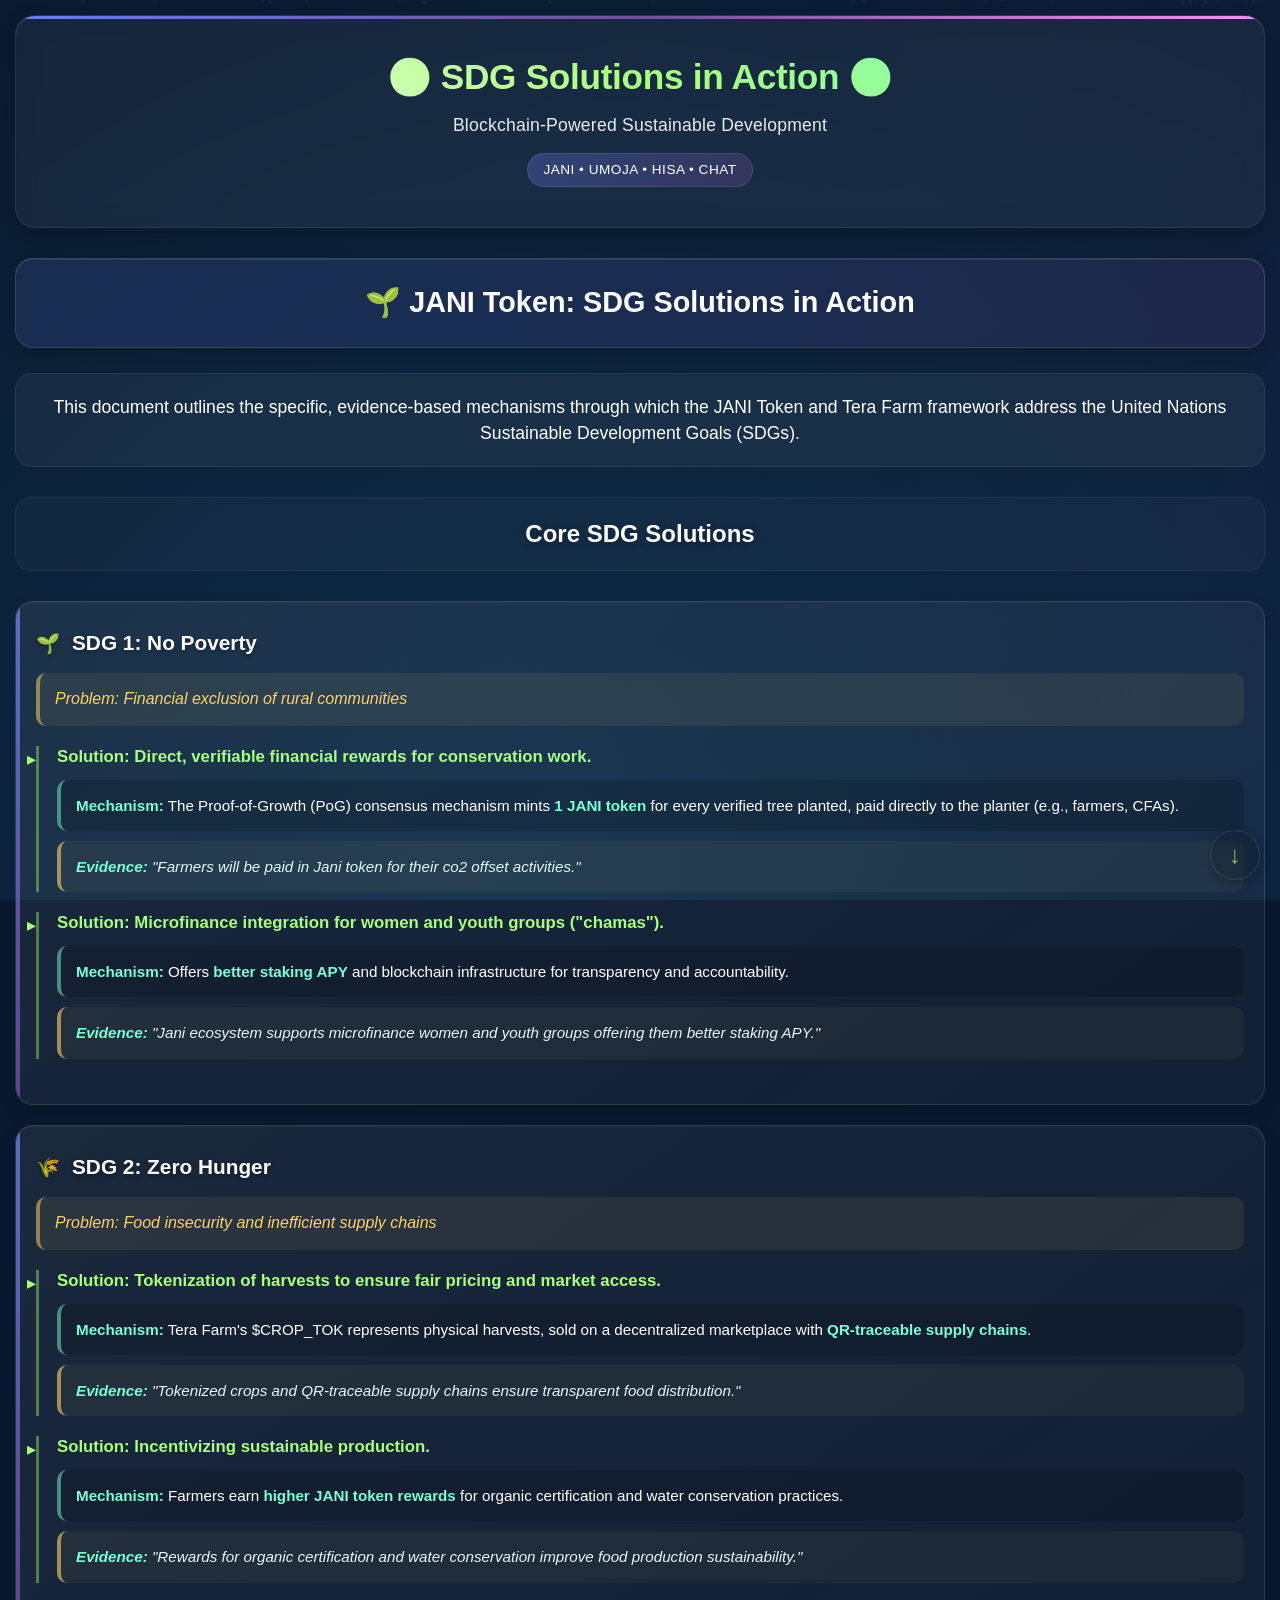
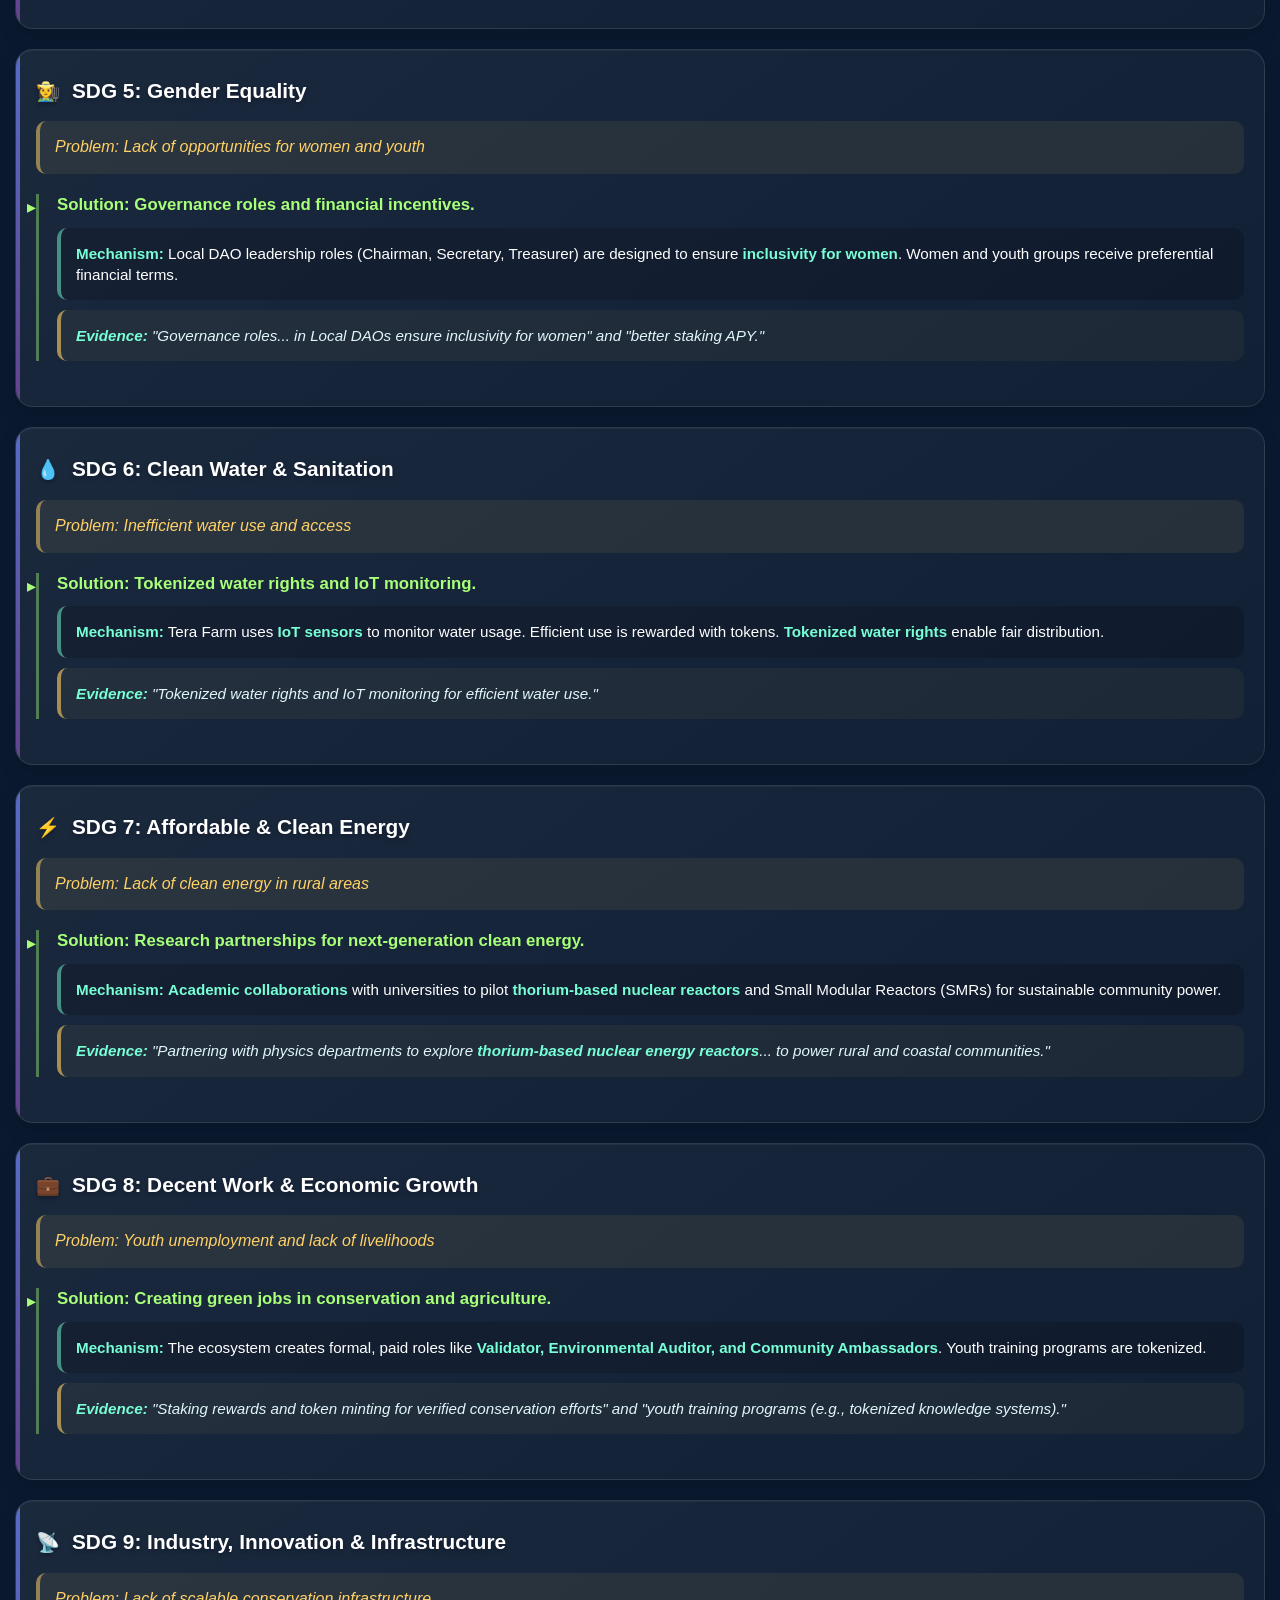
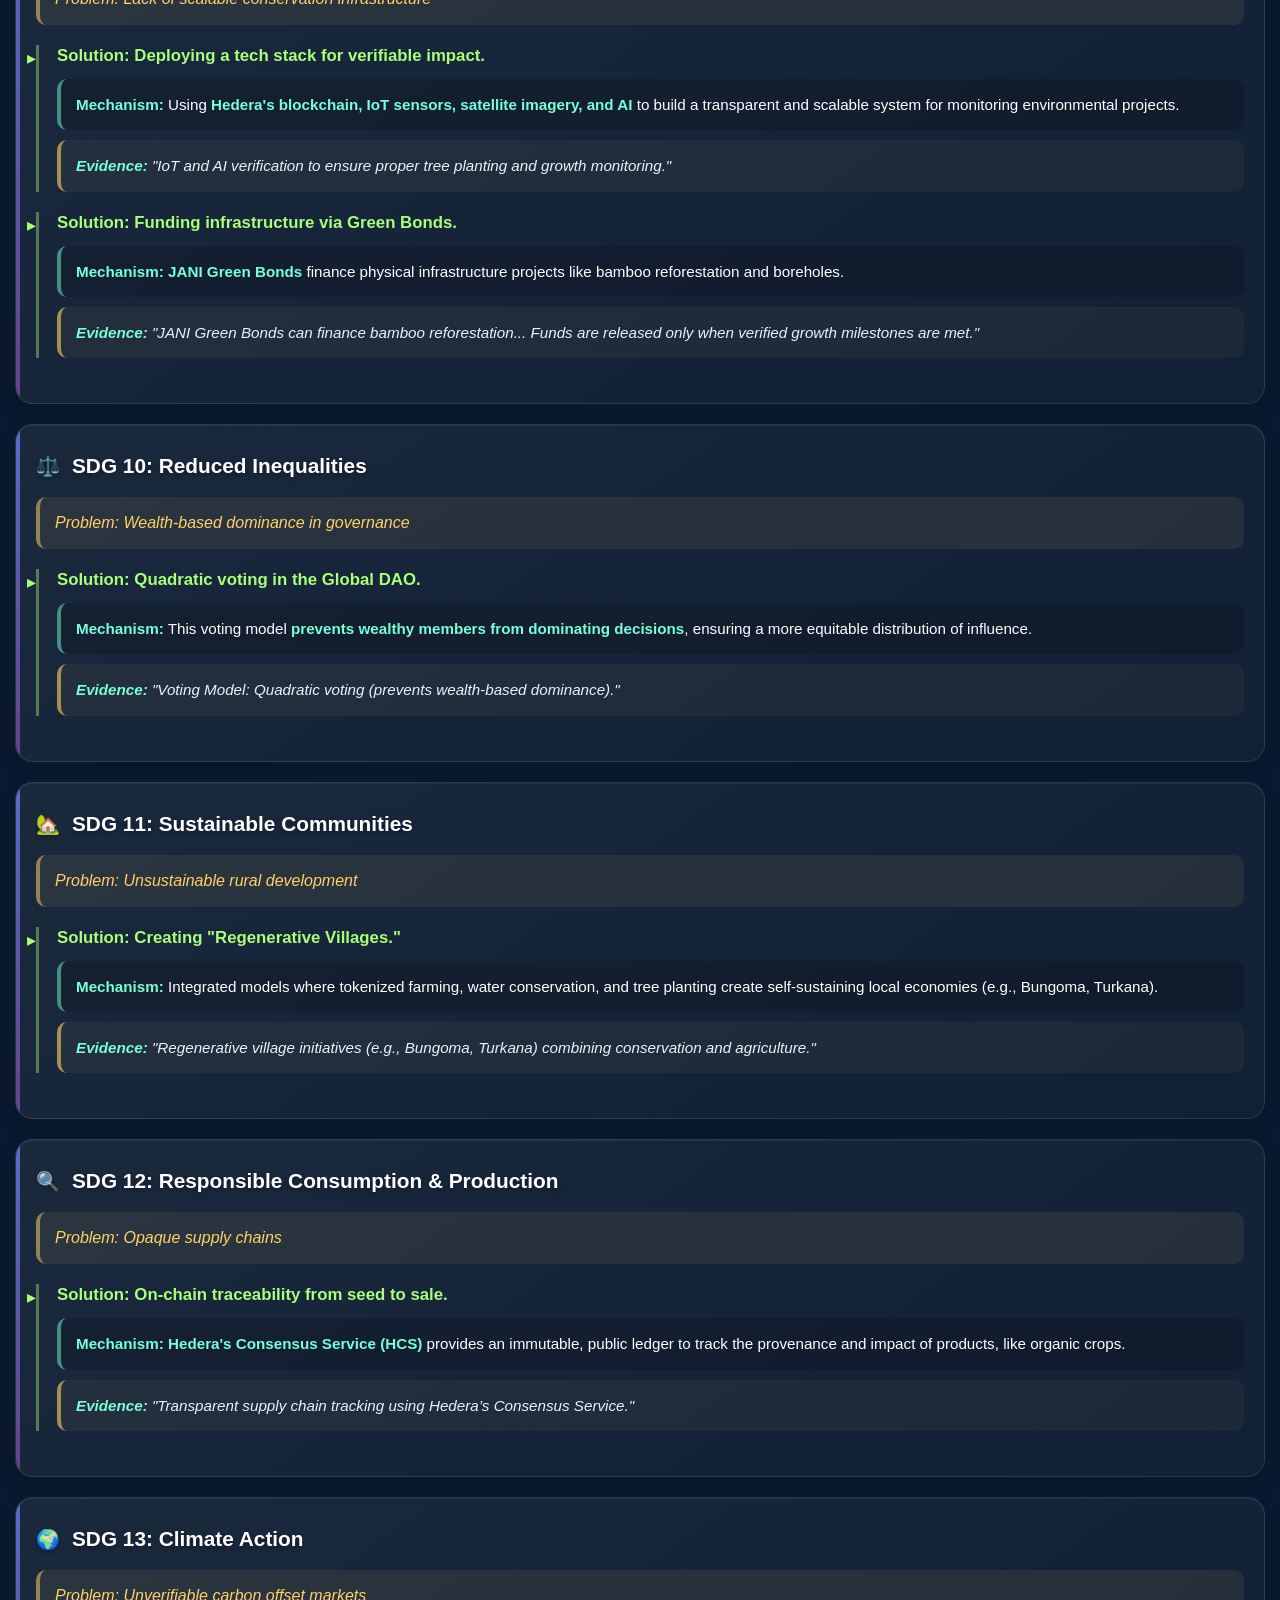
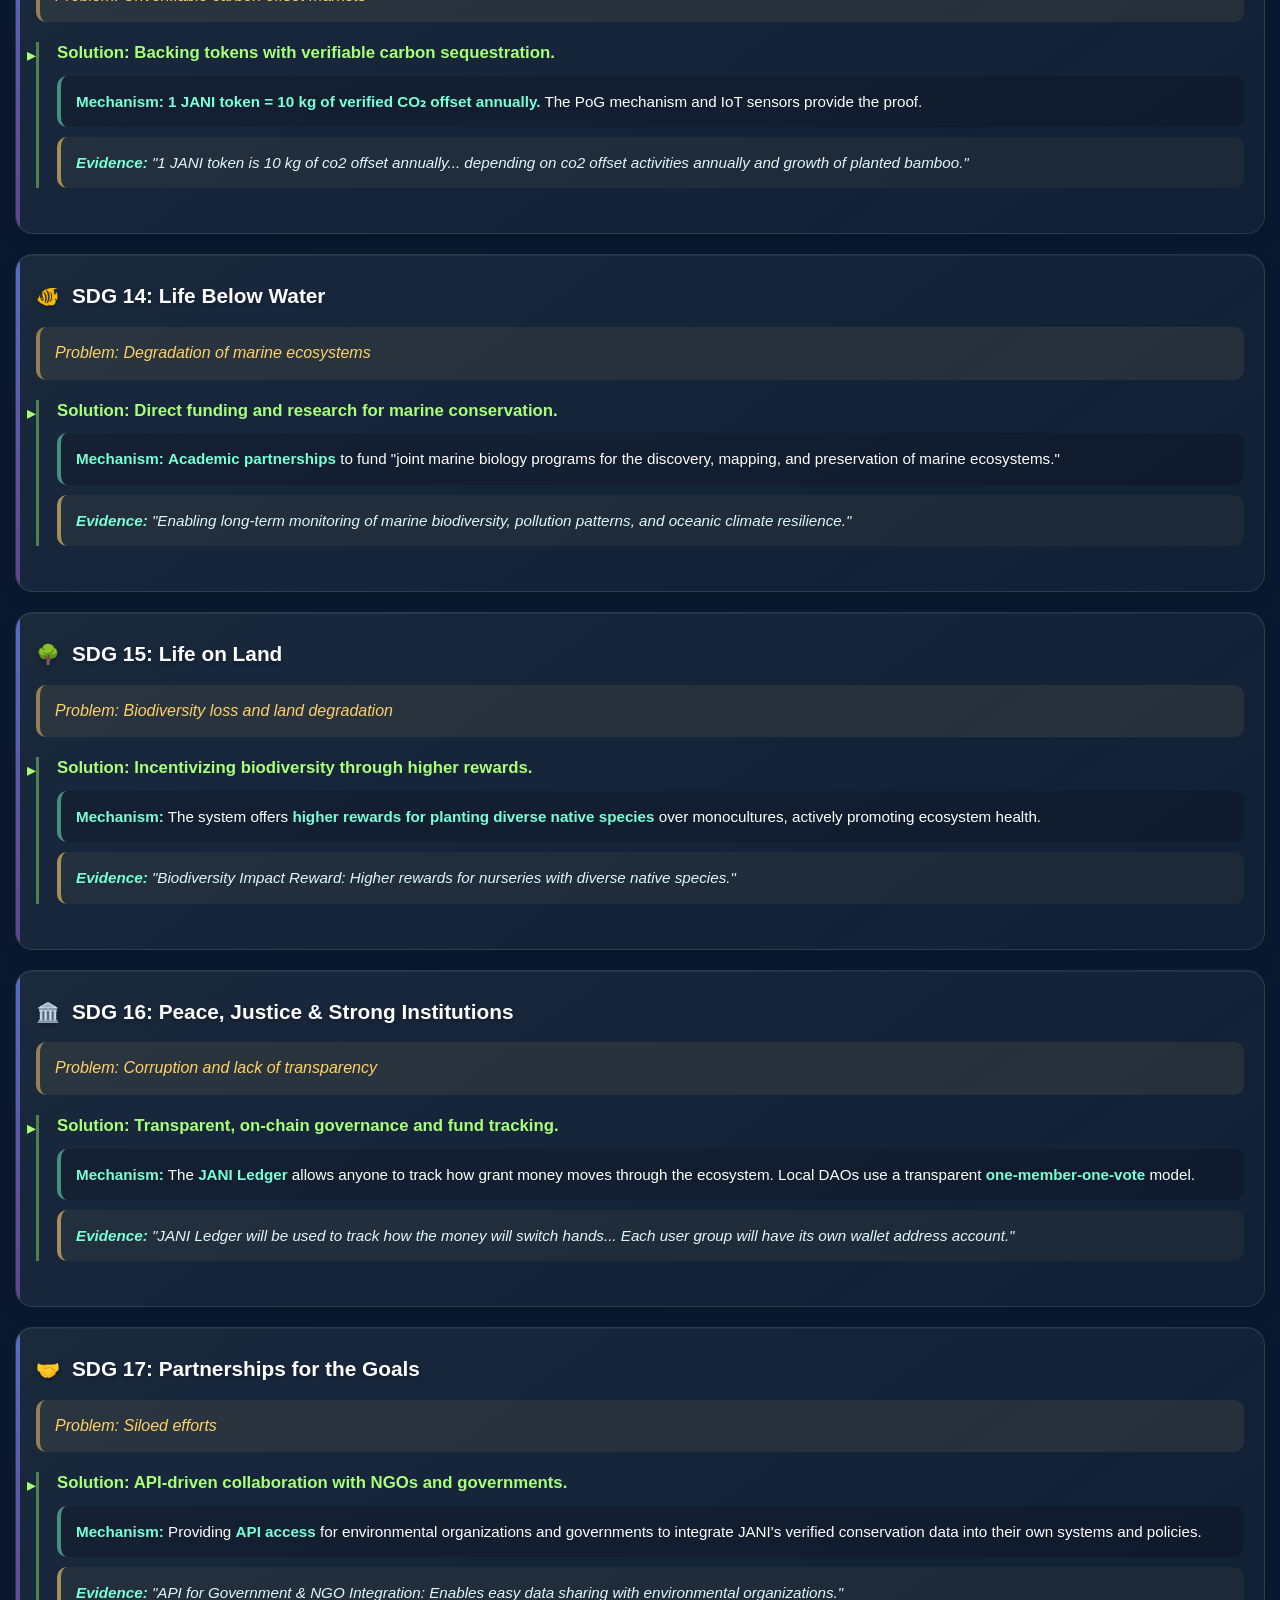
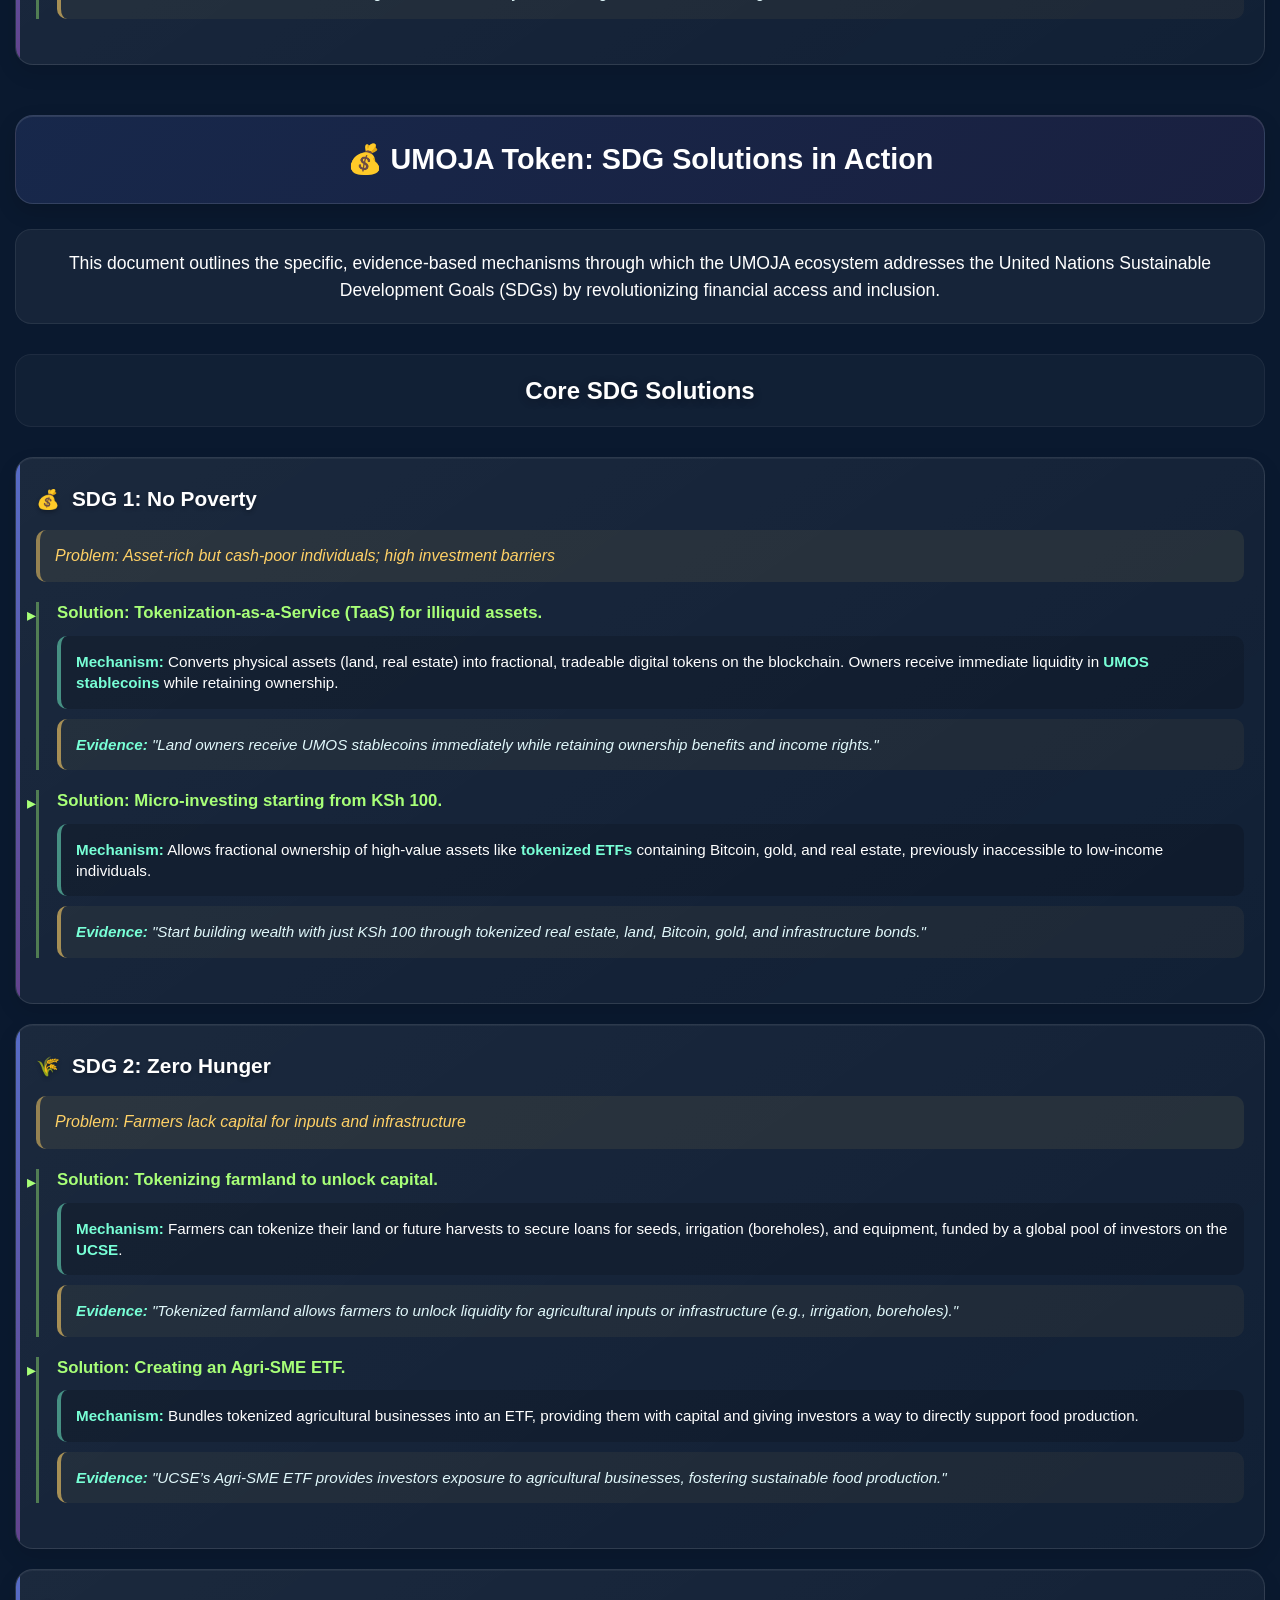
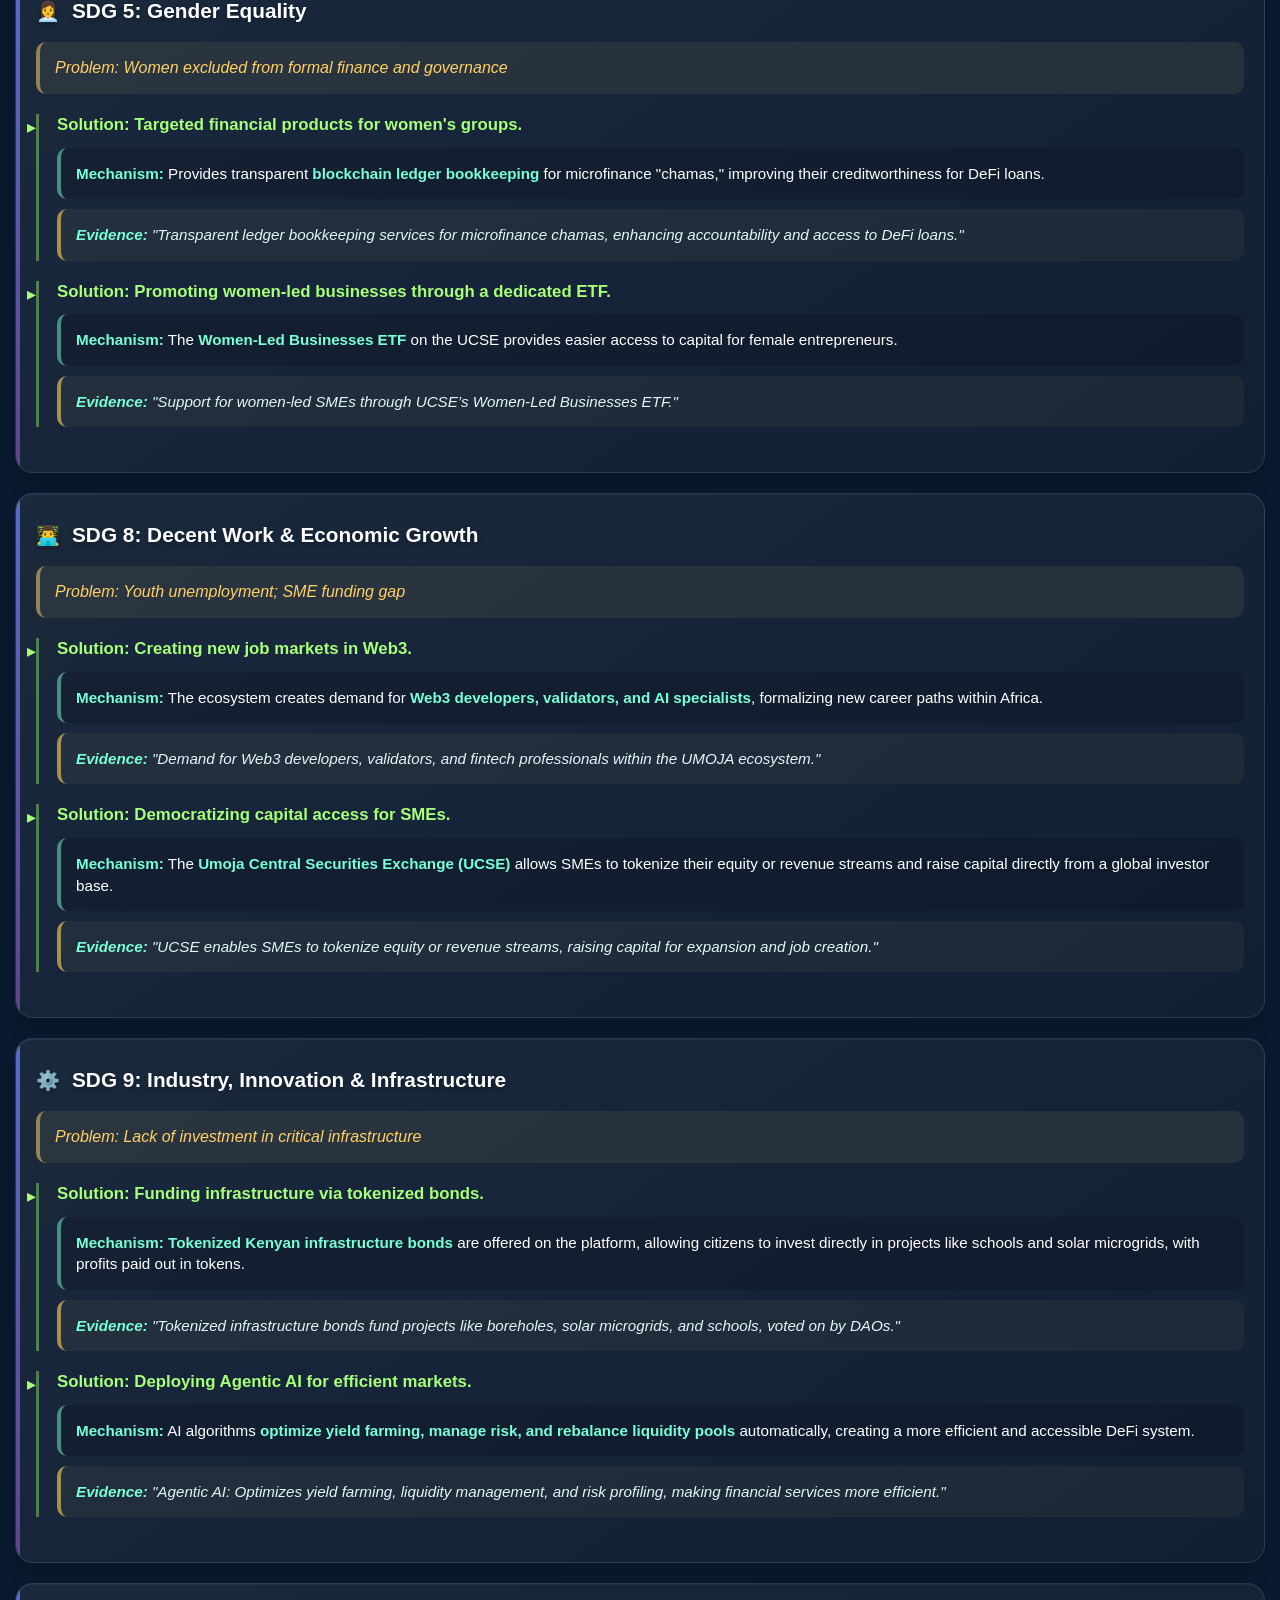
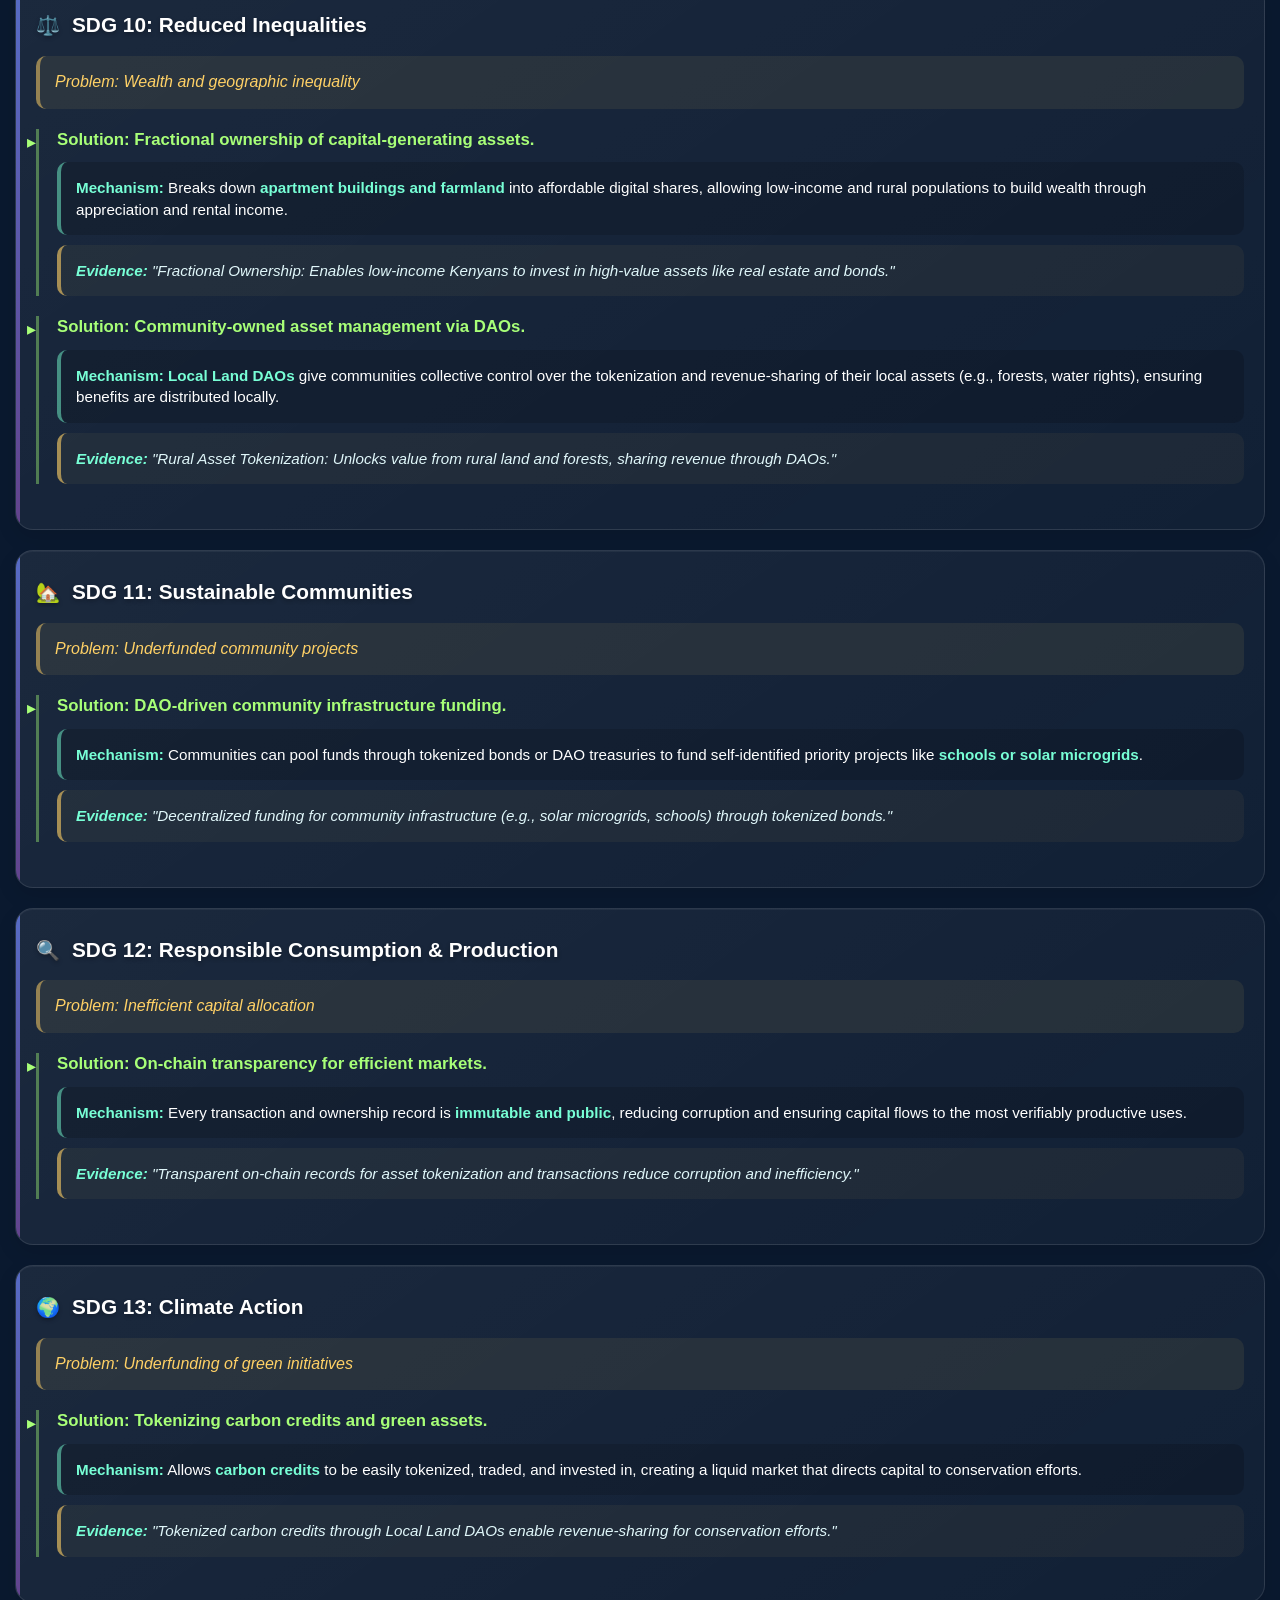
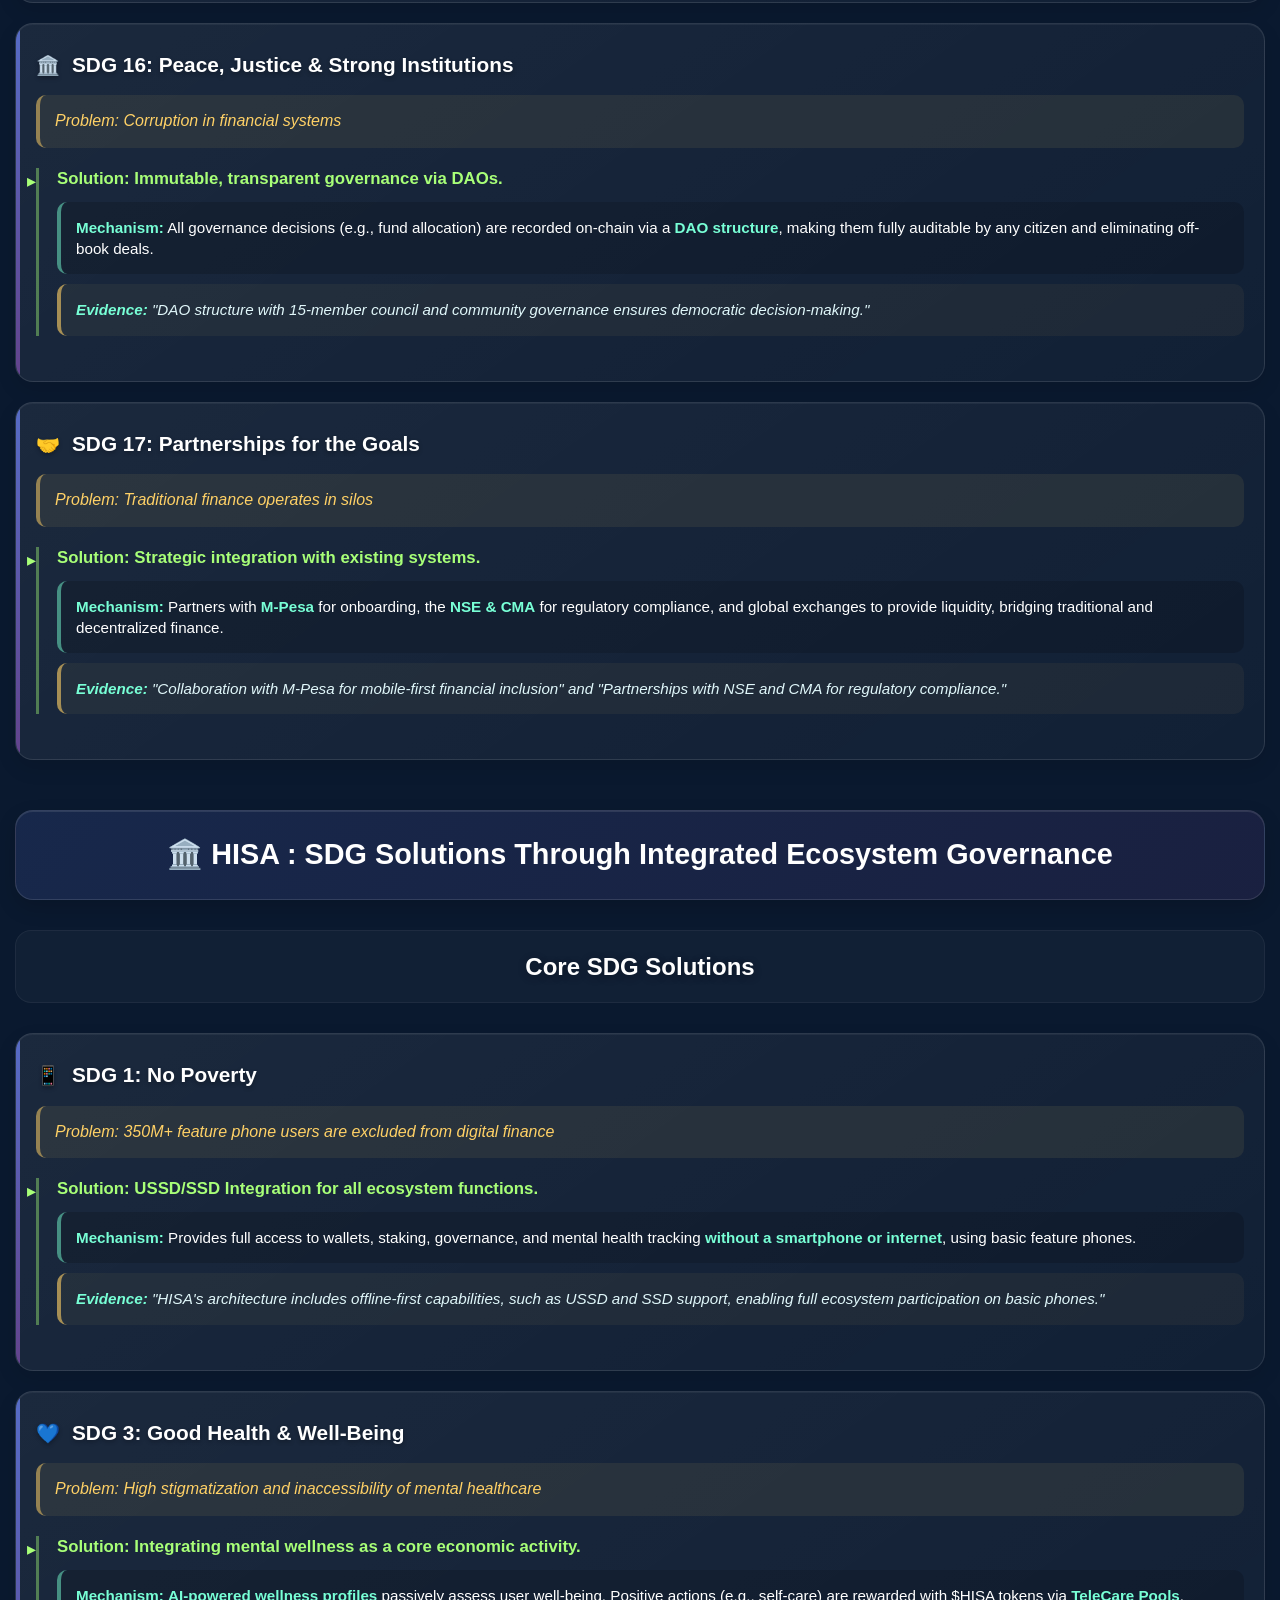
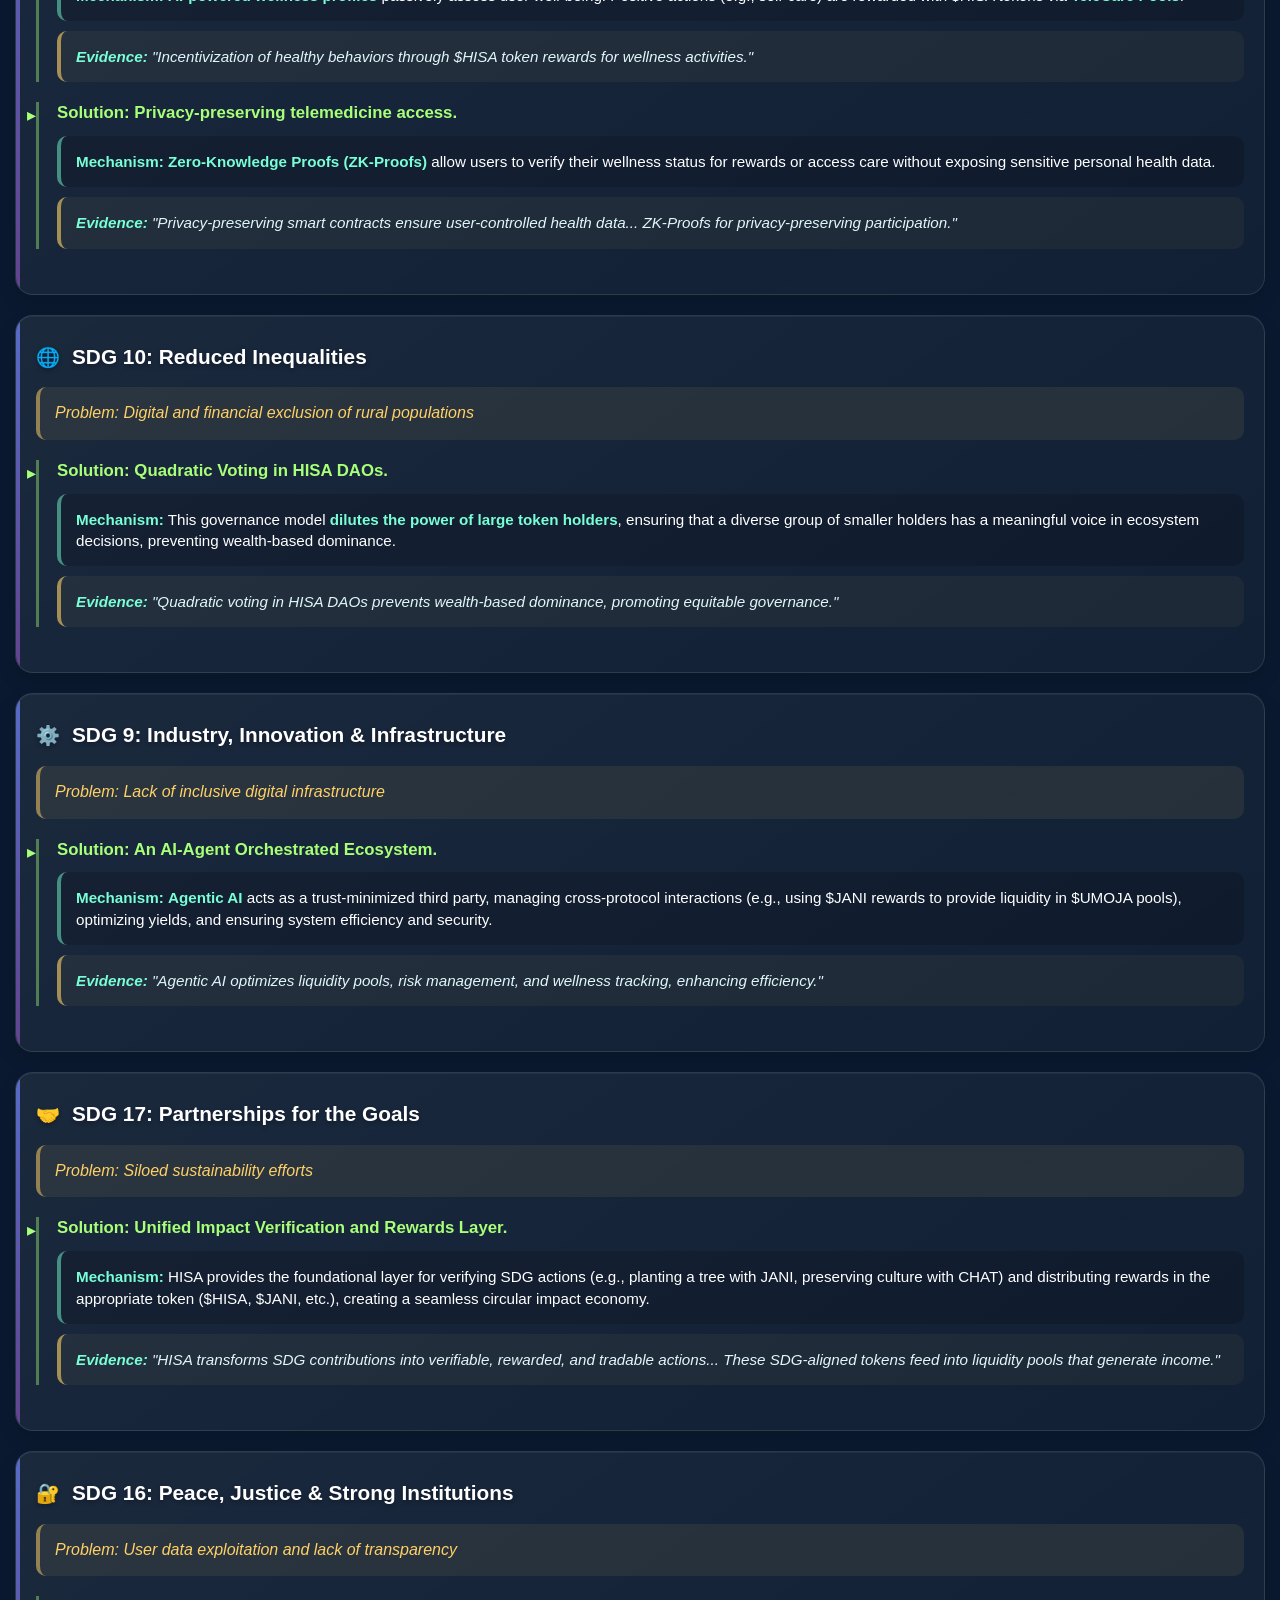
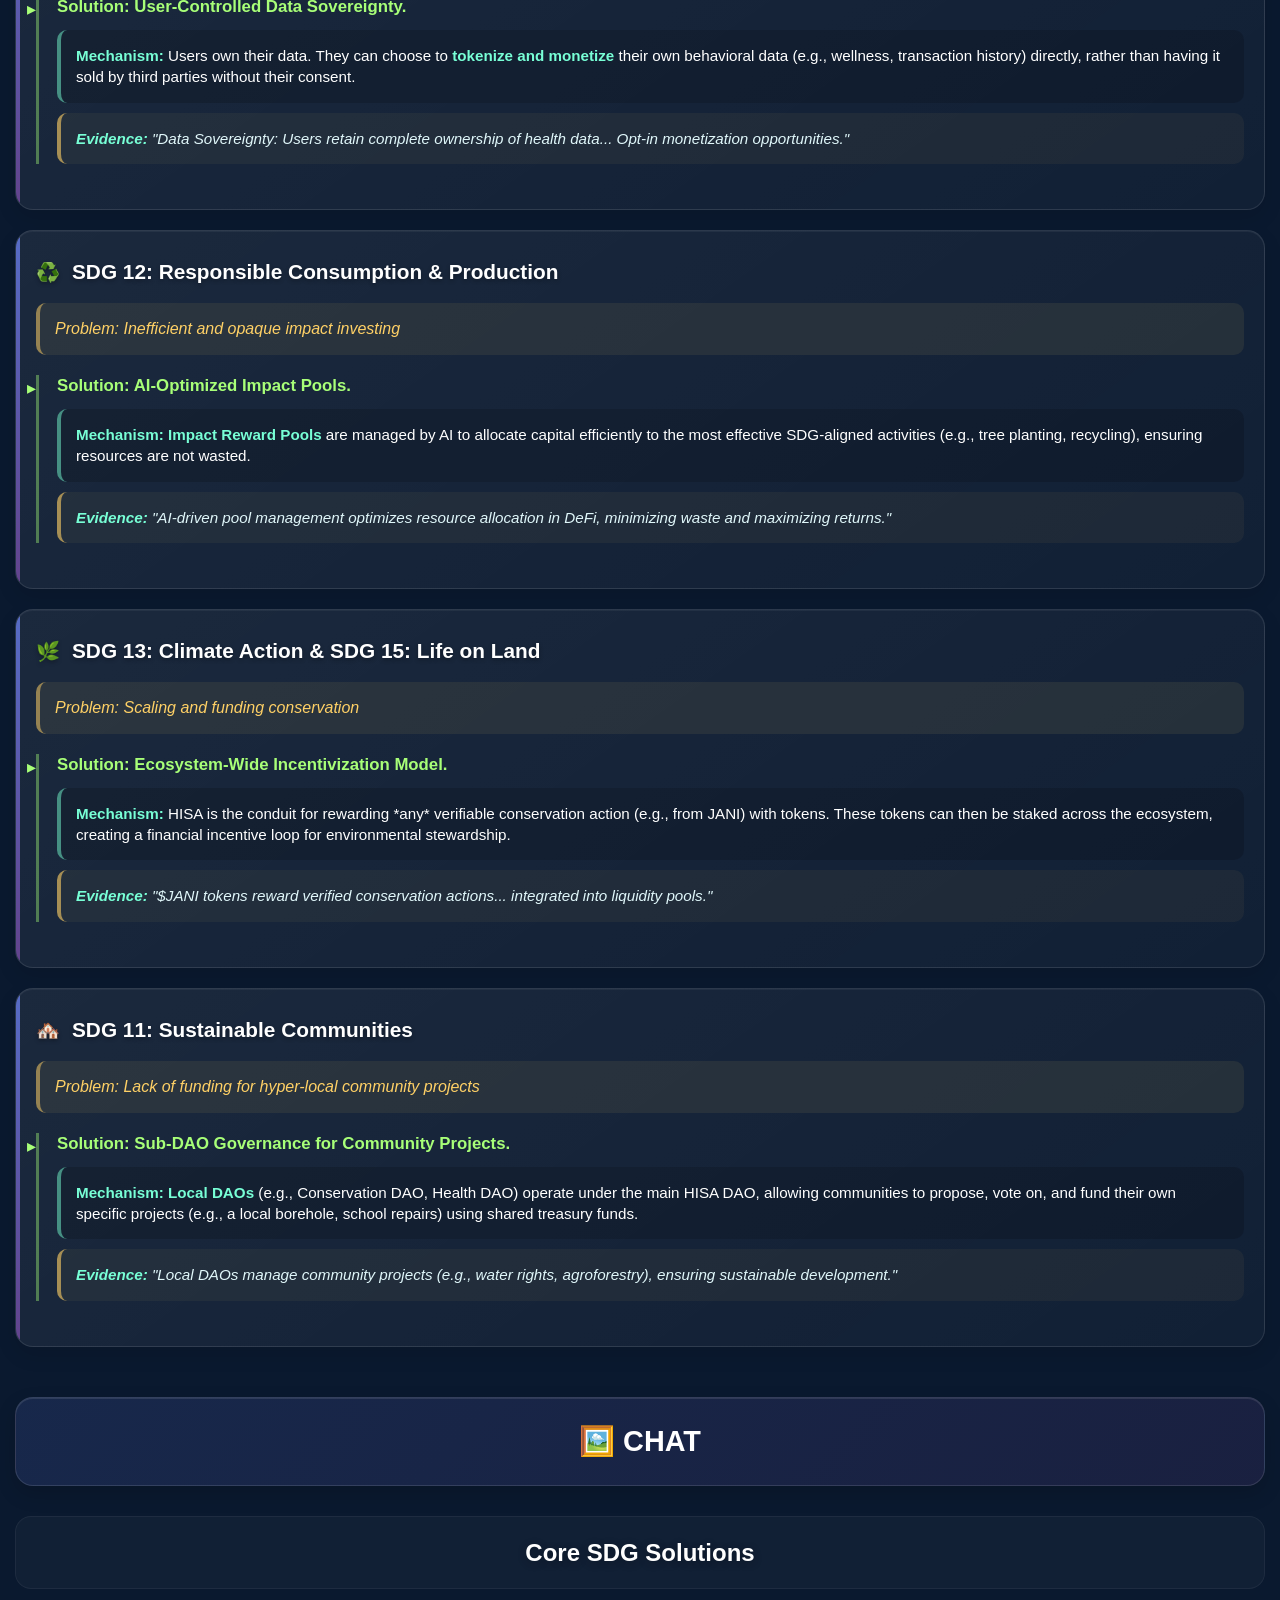
<file: front end/HISA-PPLES-CHAIN-DAPP/pages/sdg.html>
<!DOCTYPE html>
<html lang="en">
<head>
    <meta charset="UTF-8">
    <meta name="viewport" content="width=device-width, initial-scale=1.0, maximum-scale=5.0, user-scalable=yes">
    <title>SDG Solutions in Action</title>
    <style>
        /* Base & Reset */
        * {
            margin: 0;
            padding: 0;
            box-sizing: border-box;
            -webkit-tap-highlight-color: transparent;
            -webkit-font-smoothing: antialiased;
            -moz-osx-font-smoothing: grayscale;
        }
       
        body {
            font-family: -apple-system, BlinkMacSystemFont, 'Segoe UI', Roboto, Oxygen, Ubuntu, sans-serif;
            color: #fff;
            line-height: 1.5;
            overflow-x: hidden;
            background: #0a192f;
            position: relative;
            font-size: 16px;
        }
       
        /* Improved mobile touch targets */
        button,
        a,
        .sdg-card,
        .solution-group {
            touch-action: manipulation;
        }
       
        /* Optimized Background for Mobile */
        .animated-bg {
            position: fixed;
            top: 0;
            left: 0;
            width: 100%;
            height: 100%;
            z-index: -2;
            background:
                radial-gradient(circle at 20% 50%, rgba(41, 196, 255, 0.1) 0%, transparent 50%),
                radial-gradient(circle at 80% 20%, rgba(118, 75, 162, 0.08) 0%, transparent 50%),
                linear-gradient(135deg, #0a192f 0%, #0c2340 100%);
            background-size: 200% 200%;
            animation: gradientShift 30s ease infinite;
            will-change: background-position;
        }
       
        @keyframes gradientShift {
            0% { background-position: 0% 0%; }
            50% { background-position: 100% 100%; }
            100% { background-position: 0% 0%; }
        }
       
        /* Performance-optimized particles */
        .particles {
            position: fixed;
            top: 0;
            left: 0;
            width: 100%;
            height: 100%;
            z-index: -1;
            overflow: hidden;
            pointer-events: none;
        }
       
        .particle {
            position: absolute;
            border-radius: 50%;
            background: rgba(255, 255, 255, 0.03);
            animation: float 20s infinite linear;
            will-change: transform, opacity;
        }
       
        @keyframes float {
            0% { transform: translateY(0) rotate(0deg); opacity: 0; }
            10% { opacity: 0.7; }
            90% { opacity: 0.7; }
            100% { transform: translateY(-100vh) rotate(360deg); opacity: 0; }
        }
       
        /* Mobile-first container */
        .container {
            width: 100%;
            margin: 0 auto;
            padding: 15px;
            position: relative;
            z-index: 1;
        }
       
        /* Optimized Header for Mobile */
        .header {
            text-align: center;
            padding: 40px 20px;
            margin-bottom: 30px;
            background: rgba(255, 255, 255, 0.05);
            backdrop-filter: blur(10px);
            border-radius: 20px;
            border: 1px solid rgba(255, 255, 255, 0.08);
            box-shadow:
                0 10px 25px rgba(0, 0, 0, 0.2),
                inset 0 1px 0 rgba(255, 255, 255, 0.1);
            animation: fadeInDown 0.8s ease;
            position: relative;
            overflow: hidden;
        }
       
        .header::before {
            content: '';
            position: absolute;
            top: 0;
            left: 0;
            width: 100%;
            height: 3px;
            background: linear-gradient(90deg, #667eea, #764ba2, #f093fb);
            animation: headerShine 4s infinite;
        }
       
        @keyframes headerShine {
            0% { transform: translateX(-100%); }
            50% { transform: translateX(100%); }
            100% { transform: translateX(100%); }
        }
       
        .header h1 {
            font-size: 2.2rem;
            margin-bottom: 15px;
            background: linear-gradient(45deg, #fff, #a8ff78, #78ffd6);
            -webkit-background-clip: text;
            -webkit-text-fill-color: transparent;
            background-clip: text;
            font-weight: 700;
            letter-spacing: -0.3px;
            line-height: 1.2;
        }
       
        .header p {
            font-size: 1.1rem;
            margin-top: 10px;
            opacity: 0.9;
            font-weight: 400;
            letter-spacing: 0.2px;
            line-height: 1.4;
        }
       
        .token-tag {
            display: inline-block;
            background: linear-gradient(90deg, rgba(102, 126, 234, 0.3), rgba(118, 75, 162, 0.3));
            padding: 6px 15px;
            border-radius: 50px;
            font-size: 0.85rem;
            margin-top: 15px;
            border: 1px solid rgba(255, 255, 255, 0.1);
            font-weight: 500;
            letter-spacing: 0.5px;
        }
       
        /* Mobile-optimized token sections */
        .token-section {
            margin-bottom: 50px;
            animation: fadeInUp 0.8s ease;
            animation-fill-mode: both;
            position: relative;
        }
       
        .token-section:nth-child(2) { animation-delay: 0.1s; }
        .token-section:nth-child(3) { animation-delay: 0.2s; }
        .token-section:nth-child(4) { animation-delay: 0.3s; }
        .token-section:nth-child(5) { animation-delay: 0.4s; }
       
        @keyframes fadeInUp {
            from {
                opacity: 0;
                transform: translateY(20px);
            }
            to {
                opacity: 1;
                transform: translateY(0);
            }
        }
       
        /* Mobile-friendly titles */
        .token-title {
            font-size: 1.8rem;
            margin-bottom: 25px;
            text-align: center;
            padding: 25px 20px;
            background: linear-gradient(135deg, rgba(102, 126, 234, 0.15), rgba(118, 75, 162, 0.15));
            backdrop-filter: blur(8px);
            border-radius: 18px;
            border: 1px solid rgba(255, 255, 255, 0.12);
            box-shadow:
                0 8px 20px rgba(0, 0, 0, 0.15),
                inset 0 1px 0 rgba(255, 255, 255, 0.1);
            line-height: 1.3;
            word-wrap: break-word;
            overflow-wrap: break-word;
            hyphens: auto;
        }
       
        .token-intro {
            text-align: center;
            font-size: 1.1rem;
            margin-bottom: 30px;
            padding: 20px;
            background: rgba(255, 255, 255, 0.05);
            border-radius: 16px;
            border: 1px solid rgba(255, 255, 255, 0.07);
            line-height: 1.5;
            font-weight: 400;
            word-wrap: break-word;
        }
       
        /* Mobile-optimized SDG section titles */
        .sdg-section-title {
            font-size: 1.5rem;
            text-align: center;
            margin: 30px 0;
            padding: 20px;
            background: rgba(255, 255, 255, 0.03);
            border-radius: 16px;
            border: 1px solid rgba(255, 255, 255, 0.05);
            text-shadow: 0 2px 8px rgba(0, 0, 0, 0.3);
            position: relative;
            line-height: 1.3;
        }
       
        /* Mobile-optimized cards */
        .sdg-card {
            background: linear-gradient(145deg, rgba(255, 255, 255, 0.07), rgba(255, 255, 255, 0.03));
            backdrop-filter: blur(15px);
            border-radius: 18px;
            padding: 25px 20px;
            margin-bottom: 20px;
            border: 1px solid rgba(255, 255, 255, 0.1);
            box-shadow:
                0 8px 20px rgba(0, 0, 0, 0.1),
                inset 0 1px 0 rgba(255, 255, 255, 0.05);
            position: relative;
            overflow: hidden;
            transition: transform 0.3s ease, box-shadow 0.3s ease;
            -webkit-tap-highlight-color: transparent;
        }
       
        .sdg-card::before {
            content: '';
            position: absolute;
            top: 0;
            left: 0;
            width: 4px;
            height: 100%;
            background: linear-gradient(to bottom, #667eea, #764ba2);
            opacity: 0.8;
        }
       
        .sdg-card:active {
            transform: scale(0.98);
        }
       
        /* Mobile-optimized SDG headers */
        .sdg-header {
            font-size: 1.3rem;
            margin-bottom: 15px;
            display: flex;
            align-items: flex-start;
            gap: 12px;
            color: #fff;
            text-shadow: 0 2px 4px rgba(0, 0, 0, 0.3);
            flex-wrap: wrap;
        }
       
        .sdg-icon {
            font-size: 1.2rem;
            flex-shrink: 0;
            margin-top: 3px;
        }
       
        /* Mobile-optimized problem text */
        .problem {
            font-style: italic;
            color: #ffd166;
            margin-bottom: 20px;
            font-size: 1rem;
            padding: 15px;
            background: rgba(255, 209, 102, 0.08);
            border-radius: 10px;
            border-left: 4px solid rgba(255, 209, 102, 0.5);
            line-height: 1.4;
        }
       
        /* Mobile-optimized solution groups */
        .solution-group {
            margin-bottom: 20px;
            padding-left: 18px;
            border-left: 3px solid rgba(168, 255, 120, 0.4);
            position: relative;
        }
       
        .solution-group::before {
            content: '▸';
            position: absolute;
            left: -12px;
            color: #a8ff78;
            font-size: 1.1rem;
        }
       
        .solution-title {
            font-weight: 600;
            color: #a8ff78;
            margin-bottom: 12px;
            font-size: 1.05rem;
            line-height: 1.3;
        }
       
        /* Mobile-optimized mechanism and evidence */
        .mechanism, .evidence {
            margin: 10px 0;
            padding: 15px;
            background: rgba(0, 0, 0, 0.15);
            border-radius: 10px;
            border-left: 4px solid rgba(120, 255, 214, 0.5);
            font-size: 0.95rem;
            line-height: 1.4;
        }
       
        .mechanism strong, .evidence strong {
            color: #78ffd6;
            font-weight: 600;
        }
       
        .evidence {
            font-style: italic;
            color: #e0f7fa;
            border-left-color: rgba(255, 209, 102, 0.6);
            background: rgba(255, 209, 102, 0.05);
        }
       
        /* Mobile-friendly scroll indicator */
        .scroll-indicator {
            position: fixed;
            bottom: 20px;
            right: 20px;
            animation: bounce 2s infinite;
            font-size: 1.5rem;
            opacity: 0.7;
            color: #a8ff78;
            z-index: 100;
            background: rgba(0, 0, 0, 0.2);
            width: 50px;
            height: 50px;
            border-radius: 50%;
            display: flex;
            align-items: center;
            justify-content: center;
            backdrop-filter: blur(5px);
            border: 1px solid rgba(168, 255, 120, 0.2);
            cursor: pointer;
            user-select: none;
            touch-action: manipulation;
            box-shadow: 0 4px 12px rgba(0, 0, 0, 0.3);
        }
       
        .scroll-indicator:active {
            transform: scale(0.9);
        }
       
        @keyframes bounce {
            0%, 20%, 50%, 80%, 100% { transform: translateY(0); }
            40% { transform: translateY(-10px); }
            60% { transform: translateY(-5px); }
        }
       
        /* Progress bar for mobile */
        .progress-bar {
            position: fixed;
            top: 0;
            left: 0;
            width: 0%;
            height: 3px;
            background: linear-gradient(90deg, #667eea, #764ba2, #f093fb);
            z-index: 1000;
            transition: width 0.1s ease;
        }
       
        /* Mobile Navigation */
        .mobile-nav {
            display: none;
            position: fixed;
            bottom: 0;
            left: 0;
            width: 100%;
            background: rgba(10, 25, 47, 0.95);
            backdrop-filter: blur(10px);
            border-top: 1px solid rgba(255, 255, 255, 0.1);
            z-index: 1000;
            padding: 10px 0;
        }
       
        .nav-buttons {
            display: flex;
            justify-content: space-around;
            align-items: center;
        }
       
        .nav-btn {
            display: flex;
            flex-direction: column;
            align-items: center;
            justify-content: center;
            background: transparent;
            border: none;
            color: rgba(255, 255, 255, 0.7);
            padding: 8px 15px;
            border-radius: 10px;
            font-size: 0.8rem;
            transition: all 0.3s ease;
            min-width: 60px;
        }
       
        .nav-btn.active {
            color: #a8ff78;
            background: rgba(168, 255, 120, 0.1);
        }
       
        .nav-btn:active {
            transform: scale(0.9);
        }
       
        .nav-icon {
            font-size: 1.2rem;
            margin-bottom: 4px;
        }
       
        /* Back to top button */
        .back-to-top {
            position: fixed;
            bottom: 80px;
            right: 20px;
            background: rgba(102, 126, 234, 0.9);
            backdrop-filter: blur(10px);
            border: none;
            border-radius: 50%;
            width: 50px;
            height: 50px;
            color: white;
            font-size: 1.2rem;
            cursor: pointer;
            z-index: 100;
            display: none;
            align-items: center;
            justify-content: center;
            box-shadow: 0 4px 12px rgba(0, 0, 0, 0.3);
            transition: all 0.3s ease;
            touch-action: manipulation;
        }
       
        .back-to-top:active {
            transform: scale(0.9);
        }
       
        /* Mobile-only improvements */
        @media (max-width: 768px) {
            /* Reduce animations for better performance */
            .animated-bg {
                animation: gradientShift 40s ease infinite;
            }
           
            .header {
                padding: 30px 15px;
                margin-bottom: 20px;
            }
           
            .header h1 {
                font-size: 1.8rem;
            }
           
            .header p {
                font-size: 1rem;
            }
           
            .container {
                padding: 12px;
            }
           
            .token-title {
                font-size: 1.5rem;
                padding: 20px 15px;
                margin-bottom: 20px;
            }
           
            .token-intro {
                font-size: 1rem;
                padding: 15px;
                margin-bottom: 25px;
            }
           
            .sdg-section-title {
                font-size: 1.3rem;
                padding: 15px;
                margin: 20px 0;
            }
           
            .sdg-card {
                padding: 20px 15px;
                margin-bottom: 15px;
            }
           
            .sdg-header {
                font-size: 1.2rem;
                gap: 10px;
            }
           
            .sdg-icon {
                font-size: 1.1rem;
            }
           
            .problem {
                font-size: 0.95rem;
                padding: 12px;
                margin-bottom: 15px;
            }
           
            .solution-group {
                padding-left: 16px;
                margin-bottom: 15px;
            }
           
            .solution-title {
                font-size: 1rem;
                margin-bottom: 10px;
            }
           
            .mechanism, .evidence {
                padding: 12px;
                font-size: 0.9rem;
                margin: 8px 0;
            }
           
            .mobile-nav {
                display: block;
            }
           
            /* Improve text readability on mobile */
            p, li, div {
                text-size-adjust: 100%;
                -webkit-text-size-adjust: 100%;
            }
           
            /* Prevent long words from breaking layout */
            .sdg-card, .token-title, .sdg-section-title {
                word-wrap: break-word;
                overflow-wrap: break-word;
                hyphens: auto;
            }
           
            /* Better spacing for stacked content */
            .token-section {
                margin-bottom: 40px;
            }
        }
       
        @media (max-width: 480px) {
            /* Extra small devices */
            .header {
                padding: 25px 12px;
            }
           
            .header h1 {
                font-size: 1.6rem;
                line-height: 1.2;
            }
           
            .header p {
                font-size: 0.95rem;
            }
           
            .token-tag {
                font-size: 0.8rem;
                padding: 5px 12px;
            }
           
            .token-title {
                font-size: 1.3rem;
                padding: 18px 12px;
            }
           
            .token-intro {
                font-size: 0.95rem;
                padding: 12px;
            }
           
            .sdg-section-title {
                font-size: 1.2rem;
                padding: 12px;
            }
           
            .sdg-card {
                padding: 18px 12px;
                border-radius: 16px;
            }
           
            .sdg-header {
                font-size: 1.1rem;
                flex-direction: column;
                align-items: flex-start;
                gap: 8px;
            }
           
            .sdg-icon {
                font-size: 1rem;
            }
           
            .problem {
                font-size: 0.9rem;
                padding: 10px;
            }
           
            .solution-title {
                font-size: 0.95rem;
            }
           
            .mechanism, .evidence {
                font-size: 0.85rem;
                padding: 10px;
            }
           
            .scroll-indicator {
                width: 45px;
                height: 45px;
                bottom: 15px;
                right: 15px;
                font-size: 1.3rem;
            }
           
            .back-to-top {
                width: 45px;
                height: 45px;
                bottom: 70px;
                right: 15px;
            }
           
            .nav-btn {
                min-width: 50px;
                padding: 6px 10px;
                font-size: 0.7rem;
            }
           
            .nav-icon {
                font-size: 1rem;
            }
        }
       
        @media (max-width: 360px) {
            /* Very small devices */
            .header h1 {
                font-size: 1.4rem;
            }
           
            .token-title {
                font-size: 1.2rem;
            }
           
            .sdg-header {
                font-size: 1rem;
            }
           
            .sdg-section-title {
                font-size: 1.1rem;
            }
        }
       
        /* Landscape mode optimization */
        @media (max-height: 500px) and (orientation: landscape) {
            .header {
                padding: 20px 15px;
                margin-bottom: 15px;
            }
           
            .header h1 {
                font-size: 1.5rem;
                margin-bottom: 10px;
            }
           
            .header p {
                font-size: 0.9rem;
            }
           
            .token-title {
                font-size: 1.3rem;
                padding: 15px;
                margin-bottom: 15px;
            }
           
            .token-intro {
                padding: 10px;
                margin-bottom: 15px;
                font-size: 0.9rem;
            }
           
            .sdg-card {
                padding: 15px 12px;
                margin-bottom: 10px;
            }
           
            .scroll-indicator,
            .back-to-top {
                display: none !important;
            }
        }
       
        /* Performance optimizations */
        @media (prefers-reduced-motion: reduce) {
            .animated-bg,
            .particle,
            .header::before,
            .token-title:hover,
            .sdg-card:hover,
            .scroll-indicator,
            .back-to-top,
            .nav-btn {
                animation: none !important;
                transition: none !important;
            }
           
            .sdg-card:active,
            .scroll-indicator:active,
            .back-to-top:active,
            .nav-btn:active {
                transform: none !important;
            }
        }
       
        /* Dark mode support */
        @media (prefers-color-scheme: dark) {
            body {
                background: #0a192f;
            }
        }
    </style>
</head>
<body>
    <div class="animated-bg"></div>
    <div class="particles" id="particles"></div>
    <div class="progress-bar" id="progressBar"></div>
   
    <div class="container">
        <div class="header">
            <h1>🌍 SDG Solutions in Action 🌍</h1>
            <p>Blockchain-Powered Sustainable Development</p>
            <div class="token-tag">JANI • UMOJA • HISA • CHAT</div>
        </div>
       
        <!-- JANI Token Section -->
        <div class="token-section" id="jani">
            <h2 class="token-title">🌱 JANI Token: SDG Solutions in Action</h2>
            <p class="token-intro">This document outlines the specific, evidence-based mechanisms through which the JANI Token and Tera Farm framework address the United Nations Sustainable Development Goals (SDGs).</p>
           
            <h3 class="sdg-section-title">Core SDG Solutions</h3>
           
            <div class="sdg-card">
                <div class="sdg-header">
                    <span class="sdg-icon">🌱</span>
                    <strong>SDG 1: No Poverty</strong>
                </div>
                <div class="problem">Problem: Financial exclusion of rural communities</div>
               
                <div class="solution-group">
                    <div class="solution-title">Solution: Direct, verifiable financial rewards for conservation work.</div>
                    <div class="mechanism"><strong>Mechanism:</strong> The Proof-of-Growth (PoG) consensus mechanism mints <strong>1 JANI token</strong> for every verified tree planted, paid directly to the planter (e.g., farmers, CFAs).</div>
                    <div class="evidence"><strong>Evidence:</strong> "Farmers will be paid in Jani token for their co2 offset activities."</div>
                </div>
               
                <div class="solution-group">
                    <div class="solution-title">Solution: Microfinance integration for women and youth groups ("chamas").</div>
                    <div class="mechanism"><strong>Mechanism:</strong> Offers <strong>better staking APY</strong> and blockchain infrastructure for transparency and accountability.</div>
                    <div class="evidence"><strong>Evidence:</strong> "Jani ecosystem supports microfinance women and youth groups offering them better staking APY."</div>
                </div>
            </div>

            <div class="sdg-card">
                <div class="sdg-header">
                    <span class="sdg-icon">🌾</span>
                    <strong>SDG 2: Zero Hunger</strong>
                </div>
                <div class="problem">Problem: Food insecurity and inefficient supply chains</div>
               
                <div class="solution-group">
                    <div class="solution-title">Solution: Tokenization of harvests to ensure fair pricing and market access.</div>
                    <div class="mechanism"><strong>Mechanism:</strong> Tera Farm's $CROP_TOK represents physical harvests, sold on a decentralized marketplace with <strong>QR-traceable supply chains</strong>.</div>
                    <div class="evidence"><strong>Evidence:</strong> "Tokenized crops and QR-traceable supply chains ensure transparent food distribution."</div>
                </div>
               
                <div class="solution-group">
                    <div class="solution-title">Solution: Incentivizing sustainable production.</div>
                    <div class="mechanism"><strong>Mechanism:</strong> Farmers earn <strong>higher JANI token rewards</strong> for organic certification and water conservation practices.</div>
                    <div class="evidence"><strong>Evidence:</strong> "Rewards for organic certification and water conservation improve food production sustainability."</div>
                </div>
            </div>

            <div class="sdg-card">
                <div class="sdg-header">
                    <span class="sdg-icon">👩‍🌾</span>
                    <strong>SDG 5: Gender Equality</strong>
                </div>
                <div class="problem">Problem: Lack of opportunities for women and youth</div>
               
                <div class="solution-group">
                    <div class="solution-title">Solution: Governance roles and financial incentives.</div>
                    <div class="mechanism"><strong>Mechanism:</strong> Local DAO leadership roles (Chairman, Secretary, Treasurer) are designed to ensure <strong>inclusivity for women</strong>. Women and youth groups receive preferential financial terms.</div>
                    <div class="evidence"><strong>Evidence:</strong> "Governance roles... in Local DAOs ensure inclusivity for women" and "better staking APY."</div>
                </div>
            </div>

            <div class="sdg-card">
                <div class="sdg-header">
                    <span class="sdg-icon">💧</span>
                    <strong>SDG 6: Clean Water & Sanitation</strong>
                </div>
                <div class="problem">Problem: Inefficient water use and access</div>
               
                <div class="solution-group">
                    <div class="solution-title">Solution: Tokenized water rights and IoT monitoring.</div>
                    <div class="mechanism"><strong>Mechanism:</strong> Tera Farm uses <strong>IoT sensors</strong> to monitor water usage. Efficient use is rewarded with tokens. <strong>Tokenized water rights</strong> enable fair distribution.</div>
                    <div class="evidence"><strong>Evidence:</strong> "Tokenized water rights and IoT monitoring for efficient water use."</div>
                </div>
            </div>

            <div class="sdg-card">
                <div class="sdg-header">
                    <span class="sdg-icon">⚡</span>
                    <strong>SDG 7: Affordable & Clean Energy</strong>
                </div>
                <div class="problem">Problem: Lack of clean energy in rural areas</div>
               
                <div class="solution-group">
                    <div class="solution-title">Solution: Research partnerships for next-generation clean energy.</div>
                    <div class="mechanism"><strong>Mechanism:</strong> <strong>Academic collaborations</strong> with universities to pilot <strong>thorium-based nuclear reactors</strong> and Small Modular Reactors (SMRs) for sustainable community power.</div>
                    <div class="evidence"><strong>Evidence:</strong> "Partnering with physics departments to explore <strong>thorium-based nuclear energy reactors</strong>... to power rural and coastal communities."</div>
                </div>
            </div>

            <div class="sdg-card">
                <div class="sdg-header">
                    <span class="sdg-icon">💼</span>
                    <strong>SDG 8: Decent Work & Economic Growth</strong>
                </div>
                <div class="problem">Problem: Youth unemployment and lack of livelihoods</div>
               
                <div class="solution-group">
                    <div class="solution-title">Solution: Creating green jobs in conservation and agriculture.</div>
                    <div class="mechanism"><strong>Mechanism:</strong> The ecosystem creates formal, paid roles like <strong>Validator, Environmental Auditor, and Community Ambassadors</strong>. Youth training programs are tokenized.</div>
                    <div class="evidence"><strong>Evidence:</strong> "Staking rewards and token minting for verified conservation efforts" and "youth training programs (e.g., tokenized knowledge systems)."</div>
                </div>
            </div>

            <div class="sdg-card">
                <div class="sdg-header">
                    <span class="sdg-icon">📡</span>
                    <strong>SDG 9: Industry, Innovation & Infrastructure</strong>
                </div>
                <div class="problem">Problem: Lack of scalable conservation infrastructure</div>
               
                <div class="solution-group">
                    <div class="solution-title">Solution: Deploying a tech stack for verifiable impact.</div>
                    <div class="mechanism"><strong>Mechanism:</strong> Using <strong>Hedera's blockchain, IoT sensors, satellite imagery, and AI</strong> to build a transparent and scalable system for monitoring environmental projects.</div>
                    <div class="evidence"><strong>Evidence:</strong> "IoT and AI verification to ensure proper tree planting and growth monitoring."</div>
                </div>
               
                <div class="solution-group">
                    <div class="solution-title">Solution: Funding infrastructure via Green Bonds.</div>
                    <div class="mechanism"><strong>Mechanism:</strong> <strong>JANI Green Bonds</strong> finance physical infrastructure projects like bamboo reforestation and boreholes.</div>
                    <div class="evidence"><strong>Evidence:</strong> "JANI Green Bonds can finance bamboo reforestation... Funds are released only when verified growth milestones are met."</div>
                </div>
            </div>

            <div class="sdg-card">
                <div class="sdg-header">
                    <span class="sdg-icon">⚖️</span>
                    <strong>SDG 10: Reduced Inequalities</strong>
                </div>
                <div class="problem">Problem: Wealth-based dominance in governance</div>
               
                <div class="solution-group">
                    <div class="solution-title">Solution: Quadratic voting in the Global DAO.</div>
                    <div class="mechanism"><strong>Mechanism:</strong> This voting model <strong>prevents wealthy members from dominating decisions</strong>, ensuring a more equitable distribution of influence.</div>
                    <div class="evidence"><strong>Evidence:</strong> "Voting Model: Quadratic voting (prevents wealth-based dominance)."</div>
                </div>
            </div>

            <div class="sdg-card">
                <div class="sdg-header">
                    <span class="sdg-icon">🏡</span>
                    <strong>SDG 11: Sustainable Communities</strong>
                </div>
                <div class="problem">Problem: Unsustainable rural development</div>
               
                <div class="solution-group">
                    <div class="solution-title">Solution: Creating "Regenerative Villages."</div>
                    <div class="mechanism"><strong>Mechanism:</strong> Integrated models where tokenized farming, water conservation, and tree planting create self-sustaining local economies (e.g., Bungoma, Turkana).</div>
                    <div class="evidence"><strong>Evidence:</strong> "Regenerative village initiatives (e.g., Bungoma, Turkana) combining conservation and agriculture."</div>
                </div>
            </div>

            <div class="sdg-card">
                <div class="sdg-header">
                    <span class="sdg-icon">🔍</span>
                    <strong>SDG 12: Responsible Consumption & Production</strong>
                </div>
                <div class="problem">Problem: Opaque supply chains</div>
               
                <div class="solution-group">
                    <div class="solution-title">Solution: On-chain traceability from seed to sale.</div>
                    <div class="mechanism"><strong>Mechanism:</strong> <strong>Hedera's Consensus Service (HCS)</strong> provides an immutable, public ledger to track the provenance and impact of products, like organic crops.</div>
                    <div class="evidence"><strong>Evidence:</strong> "Transparent supply chain tracking using Hedera’s Consensus Service."</div>
                </div>
            </div>

            <div class="sdg-card">
                <div class="sdg-header">
                    <span class="sdg-icon">🌍</span>
                    <strong>SDG 13: Climate Action</strong>
                </div>
                <div class="problem">Problem: Unverifiable carbon offset markets</div>
               
                <div class="solution-group">
                    <div class="solution-title">Solution: Backing tokens with verifiable carbon sequestration.</div>
                    <div class="mechanism"><strong>Mechanism:</strong> <strong>1 JANI token = 10 kg of verified CO₂ offset annually.</strong> The PoG mechanism and IoT sensors provide the proof.</div>
                    <div class="evidence"><strong>Evidence:</strong> "1 JANI token is 10 kg of co2 offset annually... depending on co2 offset activities annually and growth of planted bamboo."</div>
                </div>
            </div>

            <div class="sdg-card">
                <div class="sdg-header">
                    <span class="sdg-icon">🐠</span>
                    <strong>SDG 14: Life Below Water</strong>
                </div>
                <div class="problem">Problem: Degradation of marine ecosystems</div>
               
                <div class="solution-group">
                    <div class="solution-title">Solution: Direct funding and research for marine conservation.</div>
                    <div class="mechanism"><strong>Mechanism:</strong> <strong>Academic partnerships</strong> to fund "joint marine biology programs for the discovery, mapping, and preservation of marine ecosystems."</div>
                    <div class="evidence"><strong>Evidence:</strong> "Enabling long-term monitoring of marine biodiversity, pollution patterns, and oceanic climate resilience."</div>
                </div>
            </div>

            <div class="sdg-card">
                <div class="sdg-header">
                    <span class="sdg-icon">🌳</span>
                    <strong>SDG 15: Life on Land</strong>
                </div>
                <div class="problem">Problem: Biodiversity loss and land degradation</div>
               
                <div class="solution-group">
                    <div class="solution-title">Solution: Incentivizing biodiversity through higher rewards.</div>
                    <div class="mechanism"><strong>Mechanism:</strong> The system offers <strong>higher rewards for planting diverse native species</strong> over monocultures, actively promoting ecosystem health.</div>
                    <div class="evidence"><strong>Evidence:</strong> "Biodiversity Impact Reward: Higher rewards for nurseries with diverse native species."</div>
                </div>
            </div>

            <div class="sdg-card">
                <div class="sdg-header">
                    <span class="sdg-icon">🏛️</span>
                    <strong>SDG 16: Peace, Justice & Strong Institutions</strong>
                </div>
                <div class="problem">Problem: Corruption and lack of transparency</div>
               
                <div class="solution-group">
                    <div class="solution-title">Solution: Transparent, on-chain governance and fund tracking.</div>
                    <div class="mechanism"><strong>Mechanism:</strong> The <strong>JANI Ledger</strong> allows anyone to track how grant money moves through the ecosystem. Local DAOs use a transparent <strong>one-member-one-vote</strong> model.</div>
                    <div class="evidence"><strong>Evidence:</strong> "JANI Ledger will be used to track how the money will switch hands... Each user group will have its own wallet address account."</div>
                </div>
            </div>

            <div class="sdg-card">
                <div class="sdg-header">
                    <span class="sdg-icon">🤝</span>
                    <strong>SDG 17: Partnerships for the Goals</strong>
                </div>
                <div class="problem">Problem: Siloed efforts</div>
               
                <div class="solution-group">
                    <div class="solution-title">Solution: API-driven collaboration with NGOs and governments.</div>
                    <div class="mechanism"><strong>Mechanism:</strong> Providing <strong>API access</strong> for environmental organizations and governments to integrate JANI's verified conservation data into their own systems and policies.</div>
                    <div class="evidence"><strong>Evidence:</strong> "API for Government & NGO Integration: Enables easy data sharing with environmental organizations."</div>
                </div>
            </div>
           
        </div>
       
        <!-- UMOJA Token Section -->
        <div class="token-section" id="umoja">
            <h2 class="token-title">💰 UMOJA Token: SDG Solutions in Action</h2>
            <p class="token-intro">This document outlines the specific, evidence-based mechanisms through which the UMOJA ecosystem addresses the United Nations Sustainable Development Goals (SDGs) by revolutionizing financial access and inclusion.</p>
           
            <h3 class="sdg-section-title">Core SDG Solutions</h3>
           
            <div class="sdg-card">
                <div class="sdg-header">
                    <span class="sdg-icon">💰</span>
                    <strong>SDG 1: No Poverty</strong>
                </div>
                <div class="problem">Problem: Asset-rich but cash-poor individuals; high investment barriers</div>
               
                <div class="solution-group">
                    <div class="solution-title">Solution: Tokenization-as-a-Service (TaaS) for illiquid assets.</div>
                    <div class="mechanism"><strong>Mechanism:</strong> Converts physical assets (land, real estate) into fractional, tradeable digital tokens on the blockchain. Owners receive immediate liquidity in <strong>UMOS stablecoins</strong> while retaining ownership.</div>
                    <div class="evidence"><strong>Evidence:</strong> "Land owners receive UMOS stablecoins immediately while retaining ownership benefits and income rights."</div>
                </div>
               
                <div class="solution-group">
                    <div class="solution-title">Solution: Micro-investing starting from KSh 100.</div>
                    <div class="mechanism"><strong>Mechanism:</strong> Allows fractional ownership of high-value assets like <strong>tokenized ETFs</strong> containing Bitcoin, gold, and real estate, previously inaccessible to low-income individuals.</div>
                    <div class="evidence"><strong>Evidence:</strong> "Start building wealth with just KSh 100 through tokenized real estate, land, Bitcoin, gold, and infrastructure bonds."</div>
                </div>
            </div>

            <div class="sdg-card">
                <div class="sdg-header">
                    <span class="sdg-icon">🌾</span>
                    <strong>SDG 2: Zero Hunger</strong>
                </div>
                <div class="problem">Problem: Farmers lack capital for inputs and infrastructure</div>
               
                <div class="solution-group">
                    <div class="solution-title">Solution: Tokenizing farmland to unlock capital.</div>
                    <div class="mechanism"><strong>Mechanism:</strong> Farmers can tokenize their land or future harvests to secure loans for seeds, irrigation (boreholes), and equipment, funded by a global pool of investors on the <strong>UCSE</strong>.</div>
                    <div class="evidence"><strong>Evidence:</strong> "Tokenized farmland allows farmers to unlock liquidity for agricultural inputs or infrastructure (e.g., irrigation, boreholes)."</div>
                </div>
               
                <div class="solution-group">
                    <div class="solution-title">Solution: Creating an Agri-SME ETF.</div>
                    <div class="mechanism"><strong>Mechanism:</strong> Bundles tokenized agricultural businesses into an ETF, providing them with capital and giving investors a way to directly support food production.</div>
                    <div class="evidence"><strong>Evidence:</strong> "UCSE’s Agri-SME ETF provides investors exposure to agricultural businesses, fostering sustainable food production."</div>
                </div>
            </div>

            <div class="sdg-card">
                <div class="sdg-header">
                    <span class="sdg-icon">👩‍💼</span>
                    <strong>SDG 5: Gender Equality</strong>
                </div>
                <div class="problem">Problem: Women excluded from formal finance and governance</div>
               
                <div class="solution-group">
                    <div class="solution-title">Solution: Targeted financial products for women's groups.</div>
                    <div class="mechanism"><strong>Mechanism:</strong> Provides transparent <strong>blockchain ledger bookkeeping</strong> for microfinance "chamas," improving their creditworthiness for DeFi loans.</div>
                    <div class="evidence"><strong>Evidence:</strong> "Transparent ledger bookkeeping services for microfinance chamas, enhancing accountability and access to DeFi loans."</div>
                </div>
               
                <div class="solution-group">
                    <div class="solution-title">Solution: Promoting women-led businesses through a dedicated ETF.</div>
                    <div class="mechanism"><strong>Mechanism:</strong> The <strong>Women-Led Businesses ETF</strong> on the UCSE provides easier access to capital for female entrepreneurs.</div>
                    <div class="evidence"><strong>Evidence:</strong> "Support for women-led SMEs through UCSE’s Women-Led Businesses ETF."</div>
                </div>
            </div>

            <div class="sdg-card">
                <div class="sdg-header">
                    <span class="sdg-icon">👨‍💻</span>
                    <strong>SDG 8: Decent Work & Economic Growth</strong>
                </div>
                <div class="problem">Problem: Youth unemployment; SME funding gap</div>
               
                <div class="solution-group">
                    <div class="solution-title">Solution: Creating new job markets in Web3.</div>
                    <div class="mechanism"><strong>Mechanism:</strong> The ecosystem creates demand for <strong>Web3 developers, validators, and AI specialists</strong>, formalizing new career paths within Africa.</div>
                    <div class="evidence"><strong>Evidence:</strong> "Demand for Web3 developers, validators, and fintech professionals within the UMOJA ecosystem."</div>
                </div>
               
                <div class="solution-group">
                    <div class="solution-title">Solution: Democratizing capital access for SMEs.</div>
                    <div class="mechanism"><strong>Mechanism:</strong> The <strong>Umoja Central Securities Exchange (UCSE)</strong> allows SMEs to tokenize their equity or revenue streams and raise capital directly from a global investor base.</div>
                    <div class="evidence"><strong>Evidence:</strong> "UCSE enables SMEs to tokenize equity or revenue streams, raising capital for expansion and job creation."</div>
                </div>
            </div>

            <div class="sdg-card">
                <div class="sdg-header">
                    <span class="sdg-icon">⚙️</span>
                    <strong>SDG 9: Industry, Innovation & Infrastructure</strong>
                </div>
                <div class="problem">Problem: Lack of investment in critical infrastructure</div>
               
                <div class="solution-group">
                    <div class="solution-title">Solution: Funding infrastructure via tokenized bonds.</div>
                    <div class="mechanism"><strong>Mechanism:</strong> <strong>Tokenized Kenyan infrastructure bonds</strong> are offered on the platform, allowing citizens to invest directly in projects like schools and solar microgrids, with profits paid out in tokens.</div>
                    <div class="evidence"><strong>Evidence:</strong> "Tokenized infrastructure bonds fund projects like boreholes, solar microgrids, and schools, voted on by DAOs."</div>
                </div>
               
                <div class="solution-group">
                    <div class="solution-title">Solution: Deploying Agentic AI for efficient markets.</div>
                    <div class="mechanism"><strong>Mechanism:</strong> AI algorithms <strong>optimize yield farming, manage risk, and rebalance liquidity pools</strong> automatically, creating a more efficient and accessible DeFi system.</div>
                    <div class="evidence"><strong>Evidence:</strong> "Agentic AI: Optimizes yield farming, liquidity management, and risk profiling, making financial services more efficient."</div>
                </div>
            </div>

            <div class="sdg-card">
                <div class="sdg-header">
                    <span class="sdg-icon">⚖️</span>
                    <strong>SDG 10: Reduced Inequalities</strong>
                </div>
                <div class="problem">Problem: Wealth and geographic inequality</div>
               
                <div class="solution-group">
                    <div class="solution-title">Solution: Fractional ownership of capital-generating assets.</div>
                    <div class="mechanism"><strong>Mechanism:</strong> Breaks down <strong>apartment buildings and farmland</strong> into affordable digital shares, allowing low-income and rural populations to build wealth through appreciation and rental income.</div>
                    <div class="evidence"><strong>Evidence:</strong> "Fractional Ownership: Enables low-income Kenyans to invest in high-value assets like real estate and bonds."</div>
                </div>
               
                <div class="solution-group">
                    <div class="solution-title">Solution: Community-owned asset management via DAOs.</div>
                    <div class="mechanism"><strong>Mechanism:</strong> <strong>Local Land DAOs</strong> give communities collective control over the tokenization and revenue-sharing of their local assets (e.g., forests, water rights), ensuring benefits are distributed locally.</div>
                    <div class="evidence"><strong>Evidence:</strong> "Rural Asset Tokenization: Unlocks value from rural land and forests, sharing revenue through DAOs."</div>
                </div>
            </div>

            <div class="sdg-card">
                <div class="sdg-header">
                    <span class="sdg-icon">🏡</span>
                    <strong>SDG 11: Sustainable Communities</strong>
                </div>
                <div class="problem">Problem: Underfunded community projects</div>
               
                <div class="solution-group">
                    <div class="solution-title">Solution: DAO-driven community infrastructure funding.</div>
                    <div class="mechanism"><strong>Mechanism:</strong> Communities can pool funds through tokenized bonds or DAO treasuries to fund self-identified priority projects like <strong>schools or solar microgrids</strong>.</div>
                    <div class="evidence"><strong>Evidence:</strong> "Decentralized funding for community infrastructure (e.g., solar microgrids, schools) through tokenized bonds."</div>
                </div>
            </div>

            <div class="sdg-card">
                <div class="sdg-header">
                    <span class="sdg-icon">🔍</span>
                    <strong>SDG 12: Responsible Consumption & Production</strong>
                </div>
                <div class="problem">Problem: Inefficient capital allocation</div>
               
                <div class="solution-group">
                    <div class="solution-title">Solution: On-chain transparency for efficient markets.</div>
                    <div class="mechanism"><strong>Mechanism:</strong> Every transaction and ownership record is <strong>immutable and public</strong>, reducing corruption and ensuring capital flows to the most verifiably productive uses.</div>
                    <div class="evidence"><strong>Evidence:</strong> "Transparent on-chain records for asset tokenization and transactions reduce corruption and inefficiency."</div>
                </div>
            </div>

            <div class="sdg-card">
                <div class="sdg-header">
                    <span class="sdg-icon">🌍</span>
                    <strong>SDG 13: Climate Action</strong>
                </div>
                <div class="problem">Problem: Underfunding of green initiatives</div>
               
                <div class="solution-group">
                    <div class="solution-title">Solution: Tokenizing carbon credits and green assets.</div>
                    <div class="mechanism"><strong>Mechanism:</strong> Allows <strong>carbon credits</strong> to be easily tokenized, traded, and invested in, creating a liquid market that directs capital to conservation efforts.</div>
                    <div class="evidence"><strong>Evidence:</strong> "Tokenized carbon credits through Local Land DAOs enable revenue-sharing for conservation efforts."</div>
                </div>
            </div>

            <div class="sdg-card">
                <div class="sdg-header">
                    <span class="sdg-icon">🏛️</span>
                    <strong>SDG 16: Peace, Justice & Strong Institutions</strong>
                </div>
                <div class="problem">Problem: Corruption in financial systems</div>
               
                <div class="solution-group">
                    <div class="solution-title">Solution: Immutable, transparent governance via DAOs.</div>
                    <div class="mechanism"><strong>Mechanism:</strong> All governance decisions (e.g., fund allocation) are recorded on-chain via a <strong>DAO structure</strong>, making them fully auditable by any citizen and eliminating off-book deals.</div>
                    <div class="evidence"><strong>Evidence:</strong> "DAO structure with 15-member council and community governance ensures democratic decision-making."</div>
                </div>
            </div>

            <div class="sdg-card">
                <div class="sdg-header">
                    <span class="sdg-icon">🤝</span>
                    <strong>SDG 17: Partnerships for the Goals</strong>
                </div>
                <div class="problem">Problem: Traditional finance operates in silos</div>
               
                <div class="solution-group">
                    <div class="solution-title">Solution: Strategic integration with existing systems.</div>
                    <div class="mechanism"><strong>Mechanism:</strong> Partners with <strong>M-Pesa</strong> for onboarding, the <strong>NSE & CMA</strong> for regulatory compliance, and global exchanges to provide liquidity, bridging traditional and decentralized finance.</div>
                    <div class="evidence"><strong>Evidence:</strong> "Collaboration with M-Pesa for mobile-first financial inclusion" and "Partnerships with NSE and CMA for regulatory compliance."</div>
                </div>
            </div>
           
        </div>
       
        <!-- HISA Token Section -->
        <div class="token-section" id="hisa">
            <h2 class="token-title">🏛️ HISA : SDG Solutions Through Integrated Ecosystem Governance</h2>
           
            <h3 class="sdg-section-title">Core SDG Solutions</h3>
           
            <div class="sdg-card">
                <div class="sdg-header">
                    <span class="sdg-icon">📱</span>
                    <strong>SDG 1: No Poverty</strong>
                </div>
                <div class="problem">Problem: 350M+ feature phone users are excluded from digital finance</div>
               
                <div class="solution-group">
                    <div class="solution-title">Solution: USSD/SSD Integration for all ecosystem functions.</div>
                    <div class="mechanism"><strong>Mechanism:</strong> Provides full access to wallets, staking, governance, and mental health tracking <strong>without a smartphone or internet</strong>, using basic feature phones.</div>
                    <div class="evidence"><strong>Evidence:</strong> "HISA's architecture includes offline-first capabilities, such as USSD and SSD support, enabling full ecosystem participation on basic phones."</div>
                </div>
            </div>

            <div class="sdg-card">
                <div class="sdg-header">
                    <span class="sdg-icon">💙</span>
                    <strong>SDG 3: Good Health & Well-Being</strong>
                </div>
                <div class="problem">Problem: High stigmatization and inaccessibility of mental healthcare</div>
               
                <div class="solution-group">
                    <div class="solution-title">Solution: Integrating mental wellness as a core economic activity.</div>
                    <div class="mechanism"><strong>Mechanism:</strong> <strong>AI-powered wellness profiles</strong> passively assess user well-being. Positive actions (e.g., self-care) are rewarded with $HISA tokens via <strong>TeleCare Pools</strong>.</div>
                    <div class="evidence"><strong>Evidence:</strong> "Incentivization of healthy behaviors through $HISA token rewards for wellness activities."</div>
                </div>
               
                <div class="solution-group">
                    <div class="solution-title">Solution: Privacy-preserving telemedicine access.</div>
                    <div class="mechanism"><strong>Mechanism:</strong> <strong>Zero-Knowledge Proofs (ZK-Proofs)</strong> allow users to verify their wellness status for rewards or access care without exposing sensitive personal health data.</div>
                    <div class="evidence"><strong>Evidence:</strong> "Privacy-preserving smart contracts ensure user-controlled health data... ZK-Proofs for privacy-preserving participation."</div>
                </div>
            </div>

            <div class="sdg-card">
                <div class="sdg-header">
                    <span class="sdg-icon">🌐</span>
                    <strong>SDG 10: Reduced Inequalities</strong>
                </div>
                <div class="problem">Problem: Digital and financial exclusion of rural populations</div>
               
                <div class="solution-group">
                    <div class="solution-title">Solution: Quadratic Voting in HISA DAOs.</div>
                    <div class="mechanism"><strong>Mechanism:</strong> This governance model <strong>dilutes the power of large token holders</strong>, ensuring that a diverse group of smaller holders has a meaningful voice in ecosystem decisions, preventing wealth-based dominance.</div>
                    <div class="evidence"><strong>Evidence:</strong> "Quadratic voting in HISA DAOs prevents wealth-based dominance, promoting equitable governance."</div>
                </div>
            </div>

            <div class="sdg-card">
                <div class="sdg-header">
                    <span class="sdg-icon">⚙️</span>
                    <strong>SDG 9: Industry, Innovation & Infrastructure</strong>
                </div>
                <div class="problem">Problem: Lack of inclusive digital infrastructure</div>
               
                <div class="solution-group">
                    <div class="solution-title">Solution: An AI-Agent Orchestrated Ecosystem.</div>
                    <div class="mechanism"><strong>Mechanism:</strong> <strong>Agentic AI</strong> acts as a trust-minimized third party, managing cross-protocol interactions (e.g., using $JANI rewards to provide liquidity in $UMOJA pools), optimizing yields, and ensuring system efficiency and security.</div>
                    <div class="evidence"><strong>Evidence:</strong> "Agentic AI optimizes liquidity pools, risk management, and wellness tracking, enhancing efficiency."</div>
                </div>
            </div>

            <div class="sdg-card">
                <div class="sdg-header">
                    <span class="sdg-icon">🤝</span>
                    <strong>SDG 17: Partnerships for the Goals</strong>
                </div>
                <div class="problem">Problem: Siloed sustainability efforts</div>
               
                <div class="solution-group">
                    <div class="solution-title">Solution: Unified Impact Verification and Rewards Layer.</div>
                    <div class="mechanism"><strong>Mechanism:</strong> HISA provides the foundational layer for verifying SDG actions (e.g., planting a tree with JANI, preserving culture with CHAT) and distributing rewards in the appropriate token ($HISA, $JANI, etc.), creating a seamless circular impact economy.</div>
                    <div class="evidence"><strong>Evidence:</strong> "HISA transforms SDG contributions into verifiable, rewarded, and tradable actions... These SDG-aligned tokens feed into liquidity pools that generate income."</div>
                </div>
            </div>

            <div class="sdg-card">
                <div class="sdg-header">
                    <span class="sdg-icon">🔐</span>
                    <strong>SDG 16: Peace, Justice & Strong Institutions</strong>
                </div>
                <div class="problem">Problem: User data exploitation and lack of transparency</div>
               
                <div class="solution-group">
                    <div class="solution-title">Solution: User-Controlled Data Sovereignty.</div>
                    <div class="mechanism"><strong>Mechanism:</strong> Users own their data. They can choose to <strong>tokenize and monetize</strong> their own behavioral data (e.g., wellness, transaction history) directly, rather than having it sold by third parties without their consent.</div>
                    <div class="evidence"><strong>Evidence:</strong> "Data Sovereignty: Users retain complete ownership of health data... Opt-in monetization opportunities."</div>
                </div>
            </div>

            <div class="sdg-card">
                <div class="sdg-header">
                    <span class="sdg-icon">♻️</span>
                    <strong>SDG 12: Responsible Consumption & Production</strong>
                </div>
                <div class="problem">Problem: Inefficient and opaque impact investing</div>
               
                <div class="solution-group">
                    <div class="solution-title">Solution: AI-Optimized Impact Pools.</div>
                    <div class="mechanism"><strong>Mechanism:</strong> <strong>Impact Reward Pools</strong> are managed by AI to allocate capital efficiently to the most effective SDG-aligned activities (e.g., tree planting, recycling), ensuring resources are not wasted.</div>
                    <div class="evidence"><strong>Evidence:</strong> "AI-driven pool management optimizes resource allocation in DeFi, minimizing waste and maximizing returns."</div>
                </div>
            </div>

            <div class="sdg-card">
                <div class="sdg-header">
                    <span class="sdg-icon">🌿</span>
                    <strong>SDG 13: Climate Action & SDG 15: Life on Land</strong>
                </div>
                <div class="problem">Problem: Scaling and funding conservation</div>
               
                <div class="solution-group">
                    <div class="solution-title">Solution: Ecosystem-Wide Incentivization Model.</div>
                    <div class="mechanism"><strong>Mechanism:</strong> HISA is the conduit for rewarding *any* verifiable conservation action (e.g., from JANI) with tokens. These tokens can then be staked across the ecosystem, creating a financial incentive loop for environmental stewardship.</div>
                    <div class="evidence"><strong>Evidence:</strong> "$JANI tokens reward verified conservation actions... integrated into liquidity pools."</div>
                </div>
            </div>

            <div class="sdg-card">
                <div class="sdg-header">
                    <span class="sdg-icon">🏘️</span>
                    <strong>SDG 11: Sustainable Communities</strong>
                </div>
                <div class="problem">Problem: Lack of funding for hyper-local community projects</div>
               
                <div class="solution-group">
                    <div class="solution-title">Solution: Sub-DAO Governance for Community Projects.</div>
                    <div class="mechanism"><strong>Mechanism:</strong> <strong>Local DAOs</strong> (e.g., Conservation DAO, Health DAO) operate under the main HISA DAO, allowing communities to propose, vote on, and fund their own specific projects (e.g., a local borehole, school repairs) using shared treasury funds.</div>
                    <div class="evidence"><strong>Evidence:</strong> "Local DAOs manage community projects (e.g., water rights, agroforestry), ensuring sustainable development."</div>
                </div>
            </div>
           
        </div>
       
        <!-- CHAT Token Section -->
        <div class="token-section" id="chat">
            <h2 class="token-title">🖼️ CHAT</h2>
           
            <h3 class="sdg-section-title">Core SDG Solutions</h3>
           
            <div class="sdg-card">
                <div class="sdg-header">
                    <span class="sdg-icon">💰</span>
                    <strong>SDG 1: No Poverty</strong>
                </div>
                <div class="problem">Problem: Cultural creators receive no economic benefit from their work</div>
               
                <div class="solution-group">
                    <div class="solution-title">Solution: Automated Smart Contract Royalties.</div>
                    <div class="mechanism"><strong>Mechanism:</strong> Every time a cultural NFT is resold or licensed, <strong>smart contracts automatically distribute royalties</strong> to the original creators and their communities, ensuring perpetual compensation.</div>
                    <div class="evidence"><strong>Evidence:</strong> "Automated royalty distribution through smart contracts ensures creators receive fair compensation."</div>
                </div>
               
                <div class="solution-group">
                    <div class="solution-title">Solution: A Community Conservation Fund.</div>
                    <div class="mechanism"><strong>Mechanism:</strong> <strong>60% of all CHAT tokens</strong> are allocated to a DAO-managed fund that provides grants to cultural contributors and communities, directly funding preservation work.</div>
                    <div class="evidence"><strong>Evidence:</strong> "Community Conservation Fund (60% of CHAT token distribution) supports economic empowerment through grants for cultural contributors."</div>
                </div>
            </div>

            <div class="sdg-card">
                <div class="sdg-header">
                    <span class="sdg-icon">🎓</span>
                    <strong>SDG 4: Quality Education</strong>
                </div>
                <div class="problem">Problem: African cultural heritage is absent from formal education</div>
               
                <div class="solution-group">
                    <div class="solution-title">Solution: A Decentralized Digital Museum.</div>
                    <div class="mechanism"><strong>Mechanism:</strong> Creates an immutable, accessible repository of tokenized cultural content (stories, songs, artifacts) for integration into school and university <strong>curriculums worldwide</strong>.</div>
                    <div class="evidence"><strong>Evidence:</strong> "Partnerships with educational institutions for curriculum integration of tokenized cultural content."</div>
                </div>
               
                <div class="solution-group">
                    <div class="solution-title">Solution: The CHAT Academy.</div>
                    <div class="mechanism"><strong>Mechanism:</strong> A dedicated platform to train a new generation in <strong>digital preservation techniques</strong>, ensuring local capacity to maintain and grow the cultural database.</div>
                    <div class="evidence"><strong>Evidence:</strong> "CHAT Academy offers digital preservation training, fostering educational opportunities."</div>
                </div>
            </div>

            <div class="sdg-card">
                <div class="sdg-header">
                    <span class="sdg-icon">👵</span>
                    <strong>SDG 5: Gender Equality</strong>
                </div>
                <div class="problem">Problem: Women are excluded from cultural governance</div>
               
                <div class="solution-group">
                    <div class="solution-title">Solution: Inclusive Validator Councils.</div>
                    <div class="mechanism"><strong>Mechanism:</strong> <strong>Community Validator Councils</strong>—which authenticate cultural content—must include women elders and experts, ensuring gender balance in deciding what is culturally authentic.</div>
                    <div class="evidence"><strong>Evidence:</strong> "Community Validator Councils include women elders and cultural experts, ensuring gender-inclusive governance."</div>
                </div>
               
                <div class="solution-group">
                    <div class="solution-title">Solution: Respecting cultural gender norms via code.</div>
                    <div class="mechanism"><strong>Mechanism:</strong> Smart contracts enforce <strong>#gender_specific_access tags</strong>, digitally preserving and respecting cultural protocols around gender-specific knowledge without discrimination.</div>
                    <div class="evidence"><strong>Evidence:</strong> "Cultural sensitivity protocols (e.g., #gender_specific_access tags) respect gender-specific cultural practices."</div>
                </div>
            </div>

            <div class="sdg-card">
                <div class="sdg-header">
                    <span class="sdg-icon">🖼️</span>
                    <strong>SDG 8: Decent Work & Economic Growth</strong>
                </div>
                <div class="problem">Problem: Lack of formal jobs in cultural preservation</div>
               
                <div class="solution-group">
                    <div class="solution-title">Solution: The Community Ambassador Program.</div>
                    <div class="mechanism"><strong>Mechanism:</strong> Employs 50+ local ambassadors, compensating them in tokens to identify, document, and upload cultural heritage from their communities, creating a new job field.</div>
                    <div class="evidence"><strong>Evidence:</strong> "Community Ambassador Program employs 50 ambassadors (compensated in CHAT/HISA tokens) to facilitate cultural documentation."</div>
                </div>
               
                <div class="solution-group">
                    <div class="solution-title">Solution: A new market for cultural NFTs.</div>
                    <div class="mechanism"><strong>Mechanism:</strong> Creates a <strong>global marketplace</strong> for licensing authentic African cultural assets (art, patterns, stories) for use in media, design, and education, generating sustainable revenue.</div>
                    <div class="evidence"><strong>Evidence:</strong> "NFT marketplace and licensing fees generate sustainable revenue for creators and communities."</div>
                </div>
            </div>

            <div class="sdg-card">
                <div class="sdg-header">
                    <span class="sdg-icon">📡</span>
                    <strong>SDG 9: Industry, Innovation & Infrastructure</strong>
                </div>
                <div class="problem">Problem: High cost and complexity of preserving cultural data</div>
               
                <div class="solution-group">
                    <div class="solution-title">Solution: AI-Powered Verification.</div>
                    <div class="mechanism"><strong>Mechanism:</strong> Uses <strong>AI models (Whisper for audio, CLIP for images)</strong> to automatically transcribe, translate, and verify uploaded cultural content, dramatically reducing the cost and effort of curation.</div>
                    <div class="evidence"><strong>Evidence:</strong> "AI-powered verification (e.g., Hugging Face, Whisper, CLIP) ensures accurate documentation of cultural assets."</div>
                </div>
               
                <div class="solution-group">
                    <div class="solution-title">Solution: USSD for Universal Access.</div>
                    <div class="mechanism"><strong>Mechanism:</strong> Allows contributors to <strong>document heritage via basic feature phones</strong> by dialing a code like *123#, ensuring the most remote communities can participate.</div>
                    <div class="evidence"><strong>Evidence:</strong> "USSD integration extends digital infrastructure to feature phone users, bridging connectivity gaps."</div>
                </div>
            </div>

            <div class="sdg-card">
                <div class="sdg-header">
                    <span class="sdg-icon">⚖️</span>
                    <strong>SDG 10: Reduced Inequalities</strong>
                </div>
                <div class="problem">Problem: Cultural exploitation by external entities</div>
               
                <div class="solution-group">
                    <div class="solution-title">Solution: Fractional Community Ownership.</div>
                    <div class="mechanism"><strong>Mechanism:</strong> Cultural assets are tokenized as <strong>fractional NFTs</strong>, meaning the community collectively owns a share and benefits from its commercial success, not just a single individual.</div>
                    <div class="evidence"><strong>Evidence:</strong> "Fractional ownership of cultural NFTs allows marginalized communities to benefit from their heritage."</div>
                </div>
               
                <div class="solution-group">
                    <div class="solution-title">Solution: Community-Led Authentication.</div>
                    <div class="mechanism"><strong>Mechanism:</strong> Only a <strong>Validator Council</strong> of approved community elders and experts can authenticate content, preventing external entities from defining what is "authentic."</div>
                    <div class="evidence"><strong>Evidence:</strong> "Community-driven governance through Validator Councils and DAOs ensures local voices are heard."</div>
                </div>
            </div>

            <div class="sdg-card">
                <div class="sdg-header">
                    <span class="sdg-icon">🏛️</span>
                    <strong>SDG 11: Sustainable Communities</strong>
                </div>
                <div class="problem">Problem: Physical cultural sites decaying without funding</div>
               
                <div class="solution-group">
                    <div class="solution-title">Solution: Royalties for Physical Conservation.</div>
                    <div class="mechanism"><strong>Mechanism:</strong> A <strong>5% transaction royalty</strong> on all secondary sales is automatically directed to a fund for the physical preservation of cultural sites, like the Kakapel National Monument.</div>
                    <div class="evidence"><strong>Evidence:</strong> "Transaction royalties (5% of secondary sales) fund conservation, including protection of heritage sites."</div>
                </div>
            </div>

            <div class="sdg-card">
                <div class="sdg-header">
                    <span class="sdg-icon">📜</span>
                    <strong>SDG 12: Responsible Consumption & Production</strong>
                </div>
                <div class="problem">Problem: Cultural appropriation and unethical use</div>
               
                <div class="solution-group">
                    <div class="solution-title">Solution: Immutable Provenance Tracking.</div>
                    <div class="mechanism"><strong>Mechanism:</strong> Every asset's origin and ownership history are <strong>permanently recorded on Hedera</strong>, providing undeniable proof of authenticity and ethical sourcing to consumers.</div>
                    <div class="evidence"><strong>Evidence:</strong> "Immutable blockchain records ensure transparency in cultural asset ownership and transactions."</div>
                </div>
               
                <div class="solution-group">
                    <div class="solution-title">Solution: Ethical Licensing via Smart Contracts.</div>
                    <div class="mechanism"><strong>Mechanism:</strong> <strong>Smart contracts enforce "Free, Prior, and Informed Consent" (FPIC)</strong>. Commercial licenses cannot be issued without the terms being digitally agreed upon by the rights holders.</div>
                    <div class="evidence"><strong>Evidence:</strong> "Ethical guidelines (e.g., Free, Prior, and Informed Consent) prevent cultural appropriation."</div>
                </div>
            </div>

            <div class="sdg-card">
                <div class="sdg-header">
                    <span class="sdg-icon">🌍</span>
                    <strong>SDG 13: Climate Action</strong>
                </div>
                <div class="problem">Problem: Environmental degradation threatens cultural sites</div>
               
                <div class="solution-group">
                    <div class="solution-title">Solution: Funding Conservation through Culture.</div>
                    <div class="mechanism"><strong>Mechanism:</strong> Links cultural and environmental preservation; revenue generated from cultural NFTs can be used to fund <strong>JANI token-based conservation efforts</strong> that protect the land surrounding cultural sites.</div>
                    <div class="evidence"><strong>Evidence:</strong> "Integration with JANI tokens rewards cultural practices linked to environmental conservation (e.g., forest rituals)."</div>
                </div>
            </div>

            <div class="sdg-card">
                <div class="sdg-header">
                    <span class="sdg-icon">⚖️</span>
                    <strong>SDG 16: Peace, Justice & Strong Institutions</strong>
                </div>
                <div class="problem">Problem: Disputes over cultural ownership</div>
               
                <div class="solution-group">
                    <div class="solution-title">Solution: On-Chain Dispute Resolution.</div>
                    <div class="mechanism"><strong>Mechanism:</strong> An <strong>Ethics Committee</strong> and Validator Council use the immutable record of provenance on the blockchain to transparently arbitrate ownership disputes.</div>
                    <div class="evidence"><strong>Evidence:</strong> "Community Validator Councils and Ethics Committee resolve disputes transparently."</div>
                </div>
            </div>

            <div class="sdg-card">
                <div class="sdg-header">
                    <span class="sdg-icon">🤝</span>
                    <strong>SDG 17: Partnerships for the Goals</strong>
                </div>
                <div class="problem">Problem: Cultural institutions lack Web3 expertise</div>
               
                <div class="solution-group">
                    <div class="solution-title">Solution: Revenue-Sharing Models with Museums.</div>
                    <div class="mechanism"><strong>Mechanism:</strong> Partners with major institutions (e.g., Nairobi National Museum) by <strong>tokenizing their collections</strong>, creating new revenue streams for them and expanding the platform's content.</div>
                    <div class="evidence"><strong>Evidence:</strong> "Collaborations with Nairobi National Museum and Ghana Museum Authority for revenue-sharing models."</div>
                </div>
            </div>
           
        </div>
    </div>
   
    <!-- Mobile Navigation -->
    <nav class="mobile-nav">
        <div class="nav-buttons">
            <button class="nav-btn active" data-target="jani">
                <span class="nav-icon">🌱</span>
                <span>JANI</span>
            </button>
            <button class="nav-btn" data-target="umoja">
                <span class="nav-icon">💰</span>
                <span>UMOJA</span>
            </button>
            <button class="nav-btn" data-target="hisa">
                <span class="nav-icon">🏛️</span>
                <span>HISA</span>
            </button>
            <button class="nav-btn" data-target="chat">
                <span class="nav-icon">🖼️</span>
                <span>CHAT</span>
            </button>
        </div>
    </nav>
   
    <div class="scroll-indicator" id="scrollIndicator">↓</div>
    <button class="back-to-top" id="backToTop">↑</button>
    <script>
        // Mobile optimization script
        document.addEventListener('DOMContentLoaded', function() {
            // Create optimized particles for mobile
            const particlesContainer = document.getElementById('particles');
            const particleCount = window.innerWidth < 768 ? 15 : 25; // Fewer particles on mobile
           
            for (let i = 0; i < particleCount; i++) {
                const particle = document.createElement('div');
                particle.classList.add('particle');
               
                const size = Math.random() * 4 + 1; // Smaller particles on mobile
                particle.style.width = `${size}px`;
                particle.style.height = `${size}px`;
                particle.style.left = `${Math.random() * 100}%`;
               
                const delay = Math.random() * 10;
                const duration = Math.random() * 15 + 20; // Slower on mobile for performance
                particle.style.animationDelay = `${delay}s`;
                particle.style.animationDuration = `${duration}s`;
               
                particlesContainer.appendChild(particle);
            }
           
            // Scroll progress bar
            const progressBar = document.getElementById('progressBar');
           
            function updateProgressBar() {
                const scrollTop = document.documentElement.scrollTop || document.body.scrollTop;
                const scrollHeight = document.documentElement.scrollHeight - document.documentElement.clientHeight;
                const scrollPercentage = (scrollTop / scrollHeight) * 100;
               
                progressBar.style.width = `${scrollPercentage}%`;
               
                // Show/hide back to top button
                const backToTop = document.getElementById('backToTop');
                if (scrollTop > 500) {
                    backToTop.style.display = 'flex';
                } else {
                    backToTop.style.display = 'none';
                }
               
                // Update active nav button based on scroll position
                updateActiveNav();
            }
           
            window.addEventListener('scroll', updateProgressBar);
           
            // Scroll to top functionality
            const backToTopBtn = document.getElementById('backToTop');
            backToTopBtn.addEventListener('click', function() {
                window.scrollTo({
                    top: 0,
                    behavior: 'smooth'
                });
            });
           
            // Mobile navigation
            const navButtons = document.querySelectorAll('.nav-btn');
            const tokenSections = document.querySelectorAll('.token-section');
           
            navButtons.forEach(button => {
                button.addEventListener('click', function() {
                    const targetId = this.getAttribute('data-target');
                    const targetSection = document.getElementById(targetId);
                   
                    if (targetSection) {
                        // Update active button
                        navButtons.forEach(btn => btn.classList.remove('active'));
                        this.classList.add('active');
                       
                        // Scroll to section
                        window.scrollTo({
                            top: targetSection.offsetTop - 20,
                            behavior: 'smooth'
                        });
                    }
                });
            });
           
            // Update active nav button based on scroll position
            function updateActiveNav() {
                const scrollPosition = window.scrollY + 100;
               
                tokenSections.forEach(section => {
                    const sectionTop = section.offsetTop;
                    const sectionBottom = sectionTop + section.offsetHeight;
                   
                    if (scrollPosition >= sectionTop && scrollPosition < sectionBottom) {
                        const sectionId = section.id;
                        navButtons.forEach(btn => {
                            btn.classList.remove('active');
                            if (btn.getAttribute('data-target') === sectionId) {
                                btn.classList.add('active');
                            }
                        });
                    }
                });
            }
           
            // Mobile menu toggle
            const scrollIndicator = document.getElementById('scrollIndicator');
            scrollIndicator.addEventListener('click', function() {
                window.scrollTo({
                    top: 0,
                    behavior: 'smooth'
                });
            });
           
            // Touch optimization for cards
            const cards = document.querySelectorAll('.sdg-card');
            cards.forEach(card => {
                card.addEventListener('touchstart', function() {
                    this.style.transform = 'scale(0.98)';
                });
               
                card.addEventListener('touchend', function() {
                    this.style.transform = '';
                });
            });
           
            // Prevent zoom on double tap
            let lastTouchEnd = 0;
            document.addEventListener('touchend', function(event) {
                const now = (new Date()).getTime();
                if (now - lastTouchEnd <= 300) {
                    event.preventDefault();
                }
                lastTouchEnd = now;
            }, false);
           
            // Optimize for mobile performance
            let ticking = false;
            window.addEventListener('scroll', function() {
                if (!ticking) {
                    window.requestAnimationFrame(function() {
                        updateProgressBar();
                        ticking = false;
                    });
                    ticking = true;
                }
            });
           
            // Load initial state
            updateProgressBar();
           
            // Add mobile viewport meta tag dynamically
            const viewport = document.querySelector('meta[name="viewport"]');
            viewport.setAttribute('content', 'width=device-width, initial-scale=1.0, maximum-scale=5.0, user-scalable=yes, viewport-fit=cover');
           
            // Handle orientation change
            let orientationTimeout;
            window.addEventListener('orientationchange', function() {
                clearTimeout(orientationTimeout);
                orientationTimeout = setTimeout(function() {
                    window.scrollTo(0, 0);
                    updateProgressBar();
                }, 300);
            });
        });
    </script>
</body>
</html>
</file>
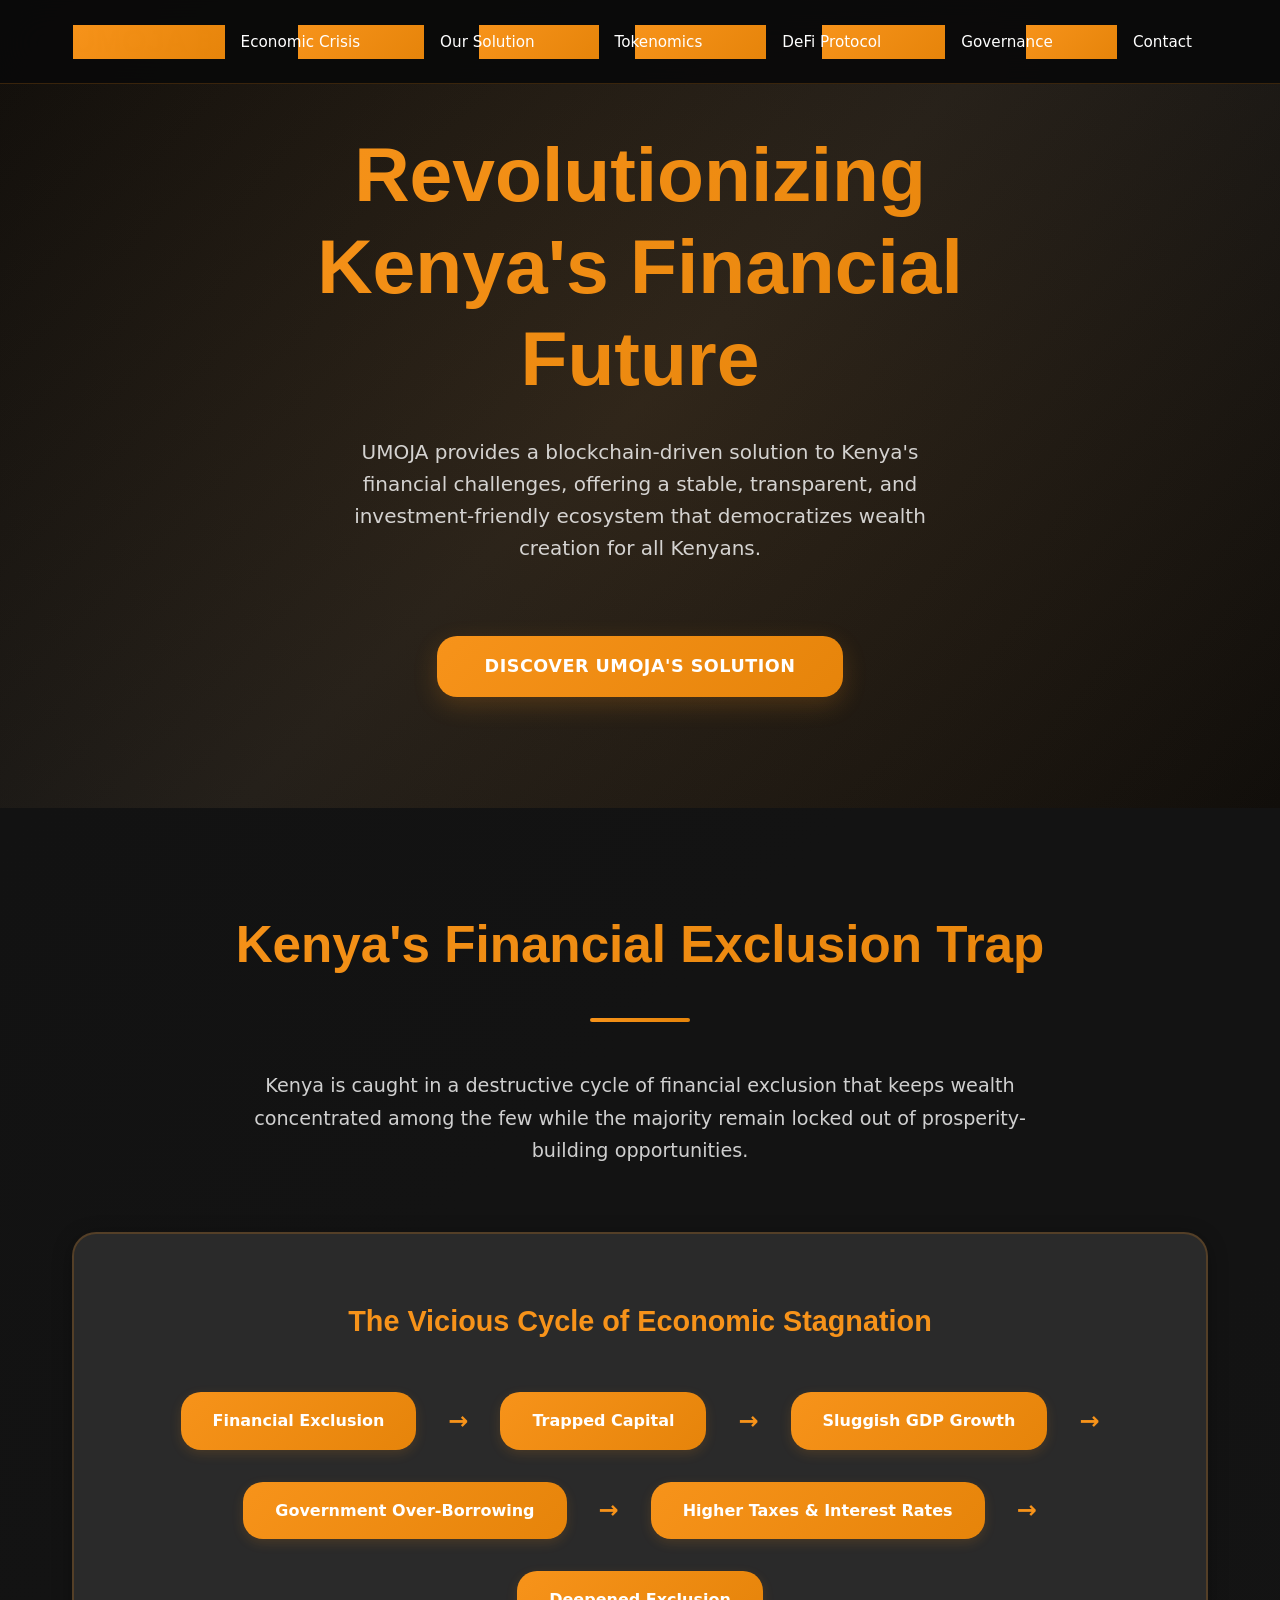
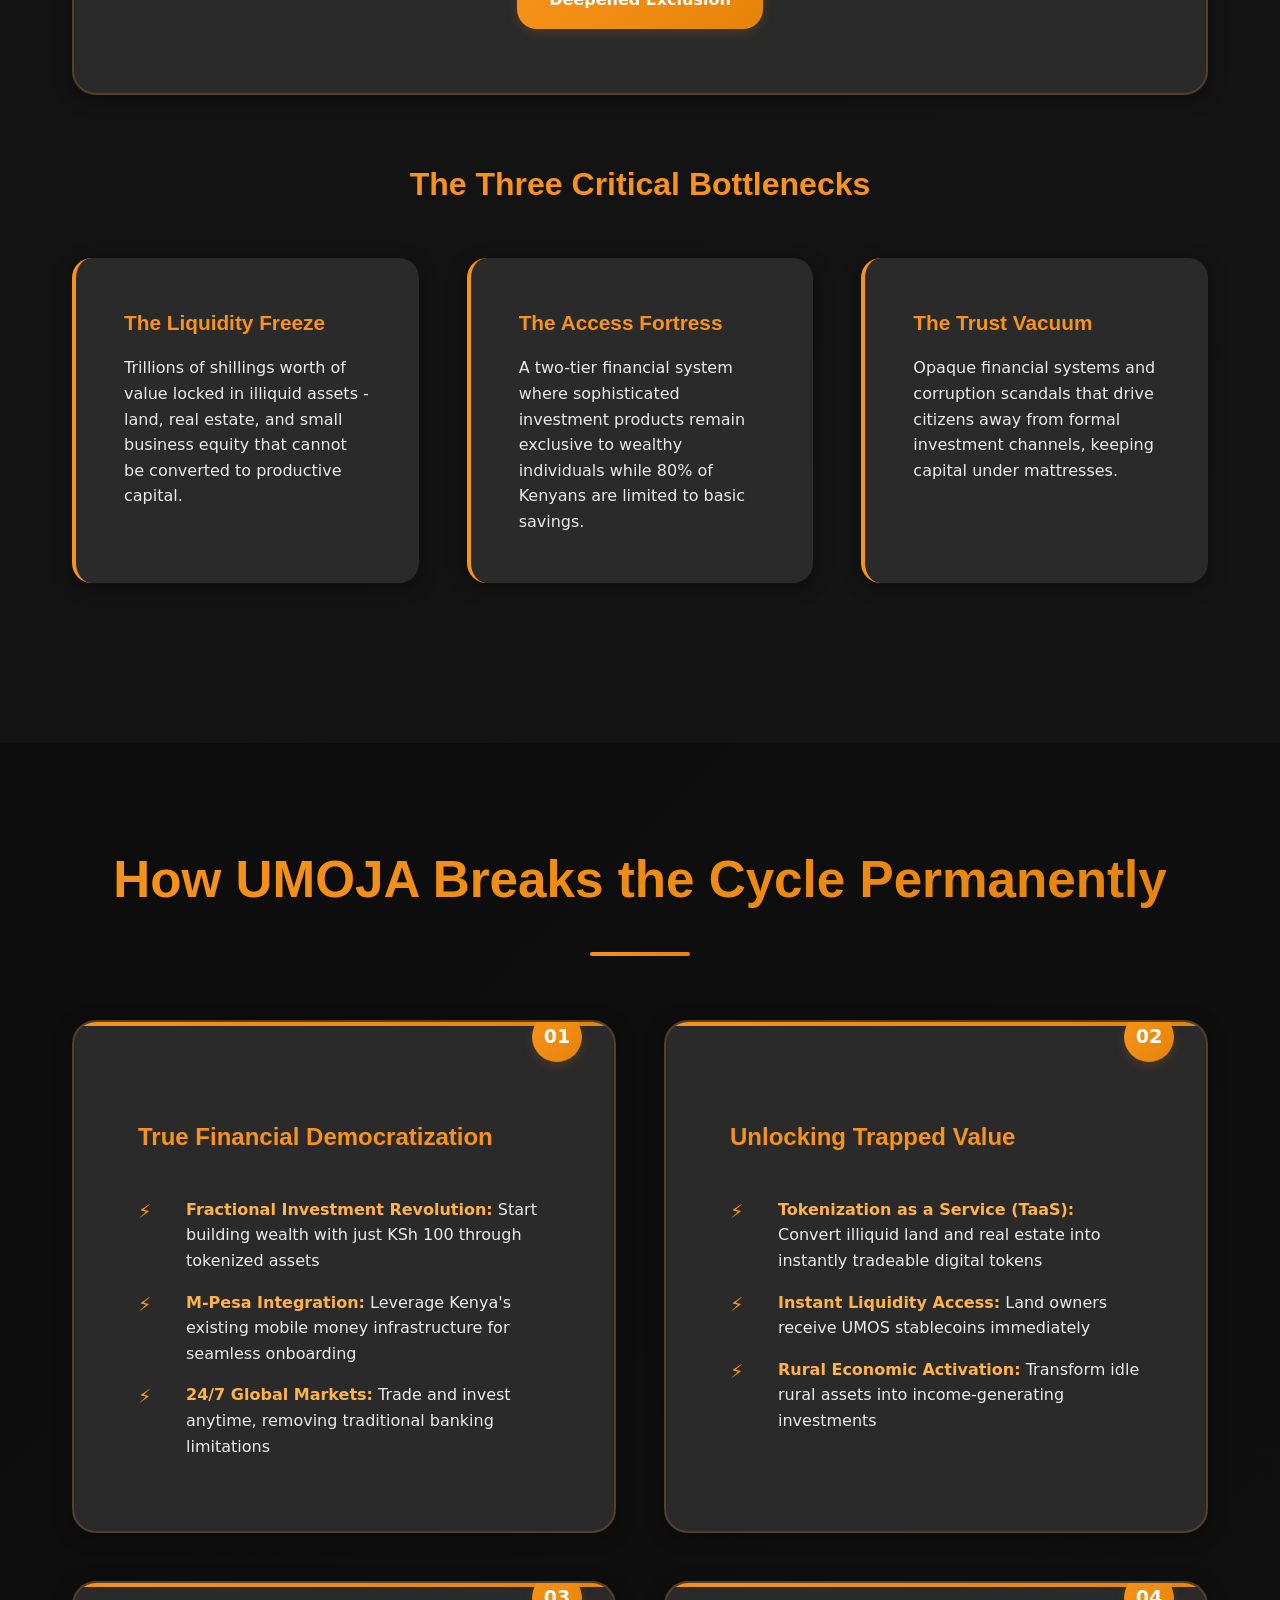
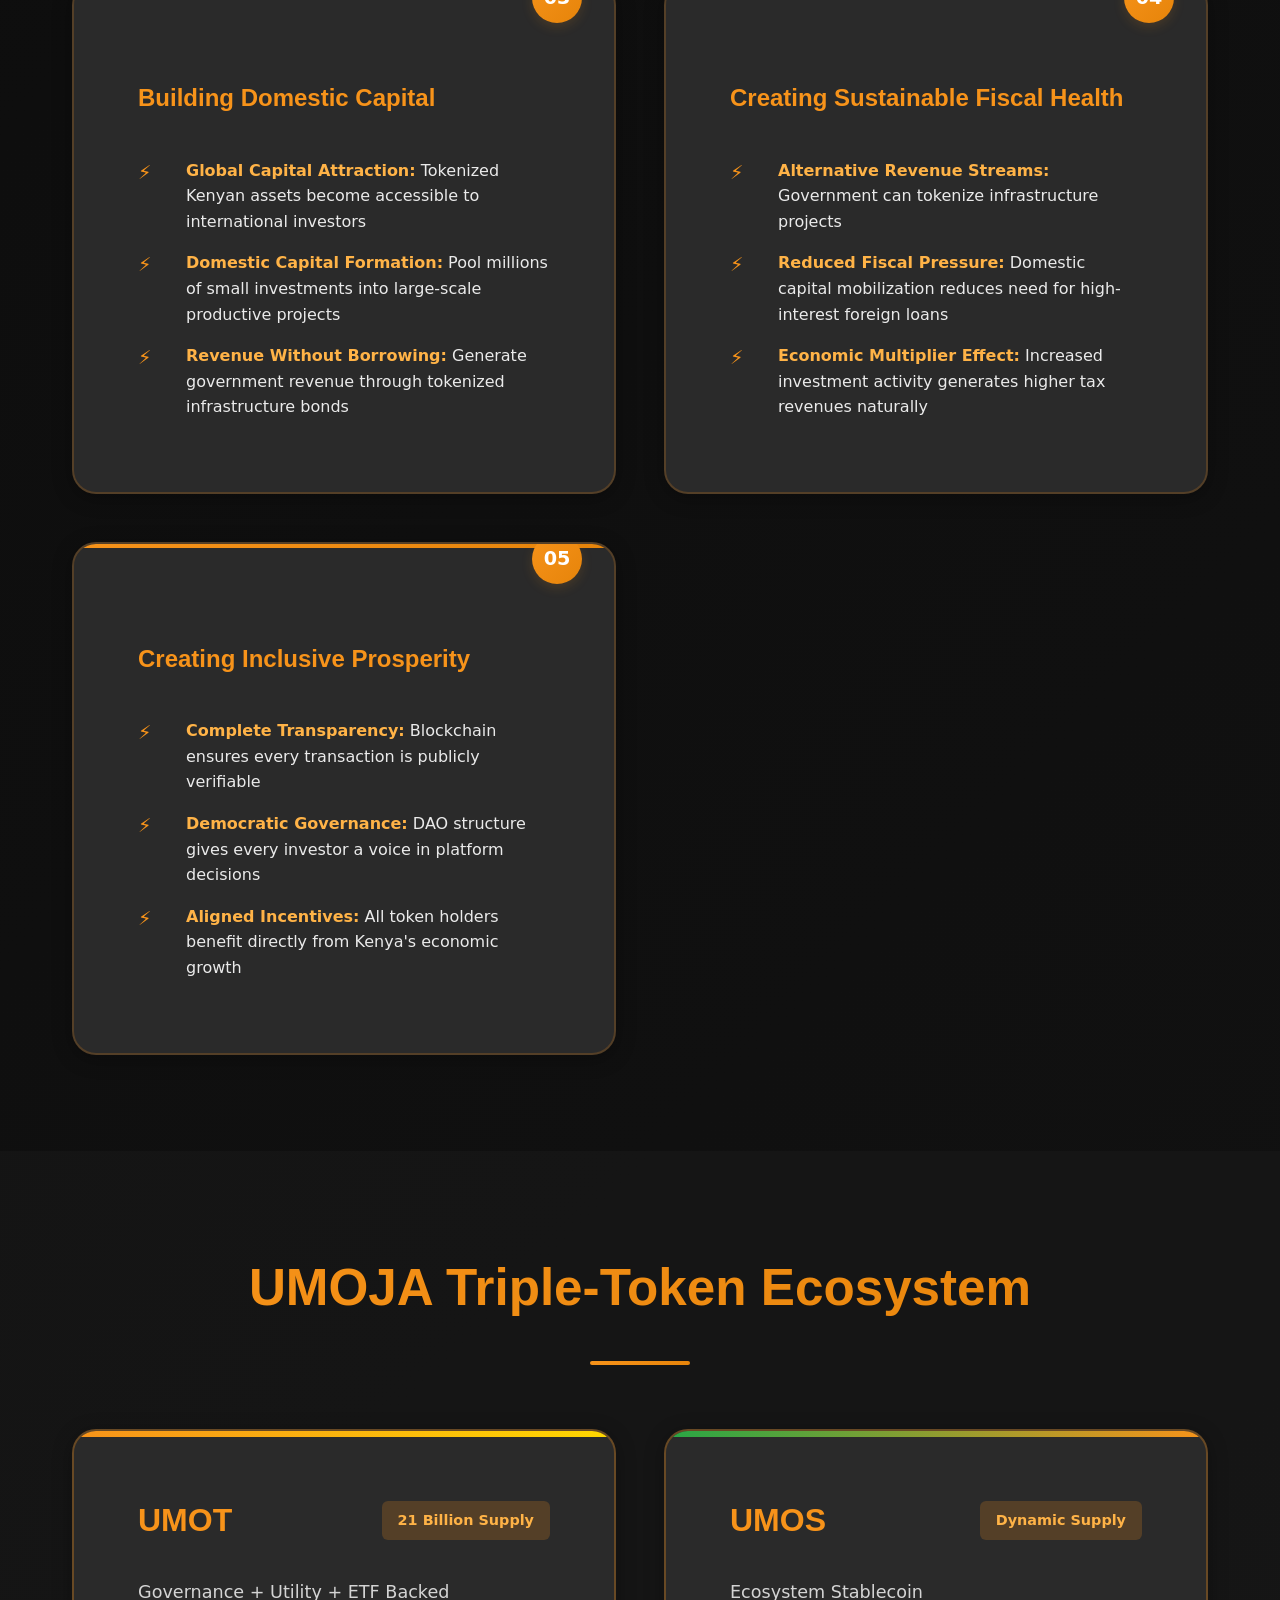
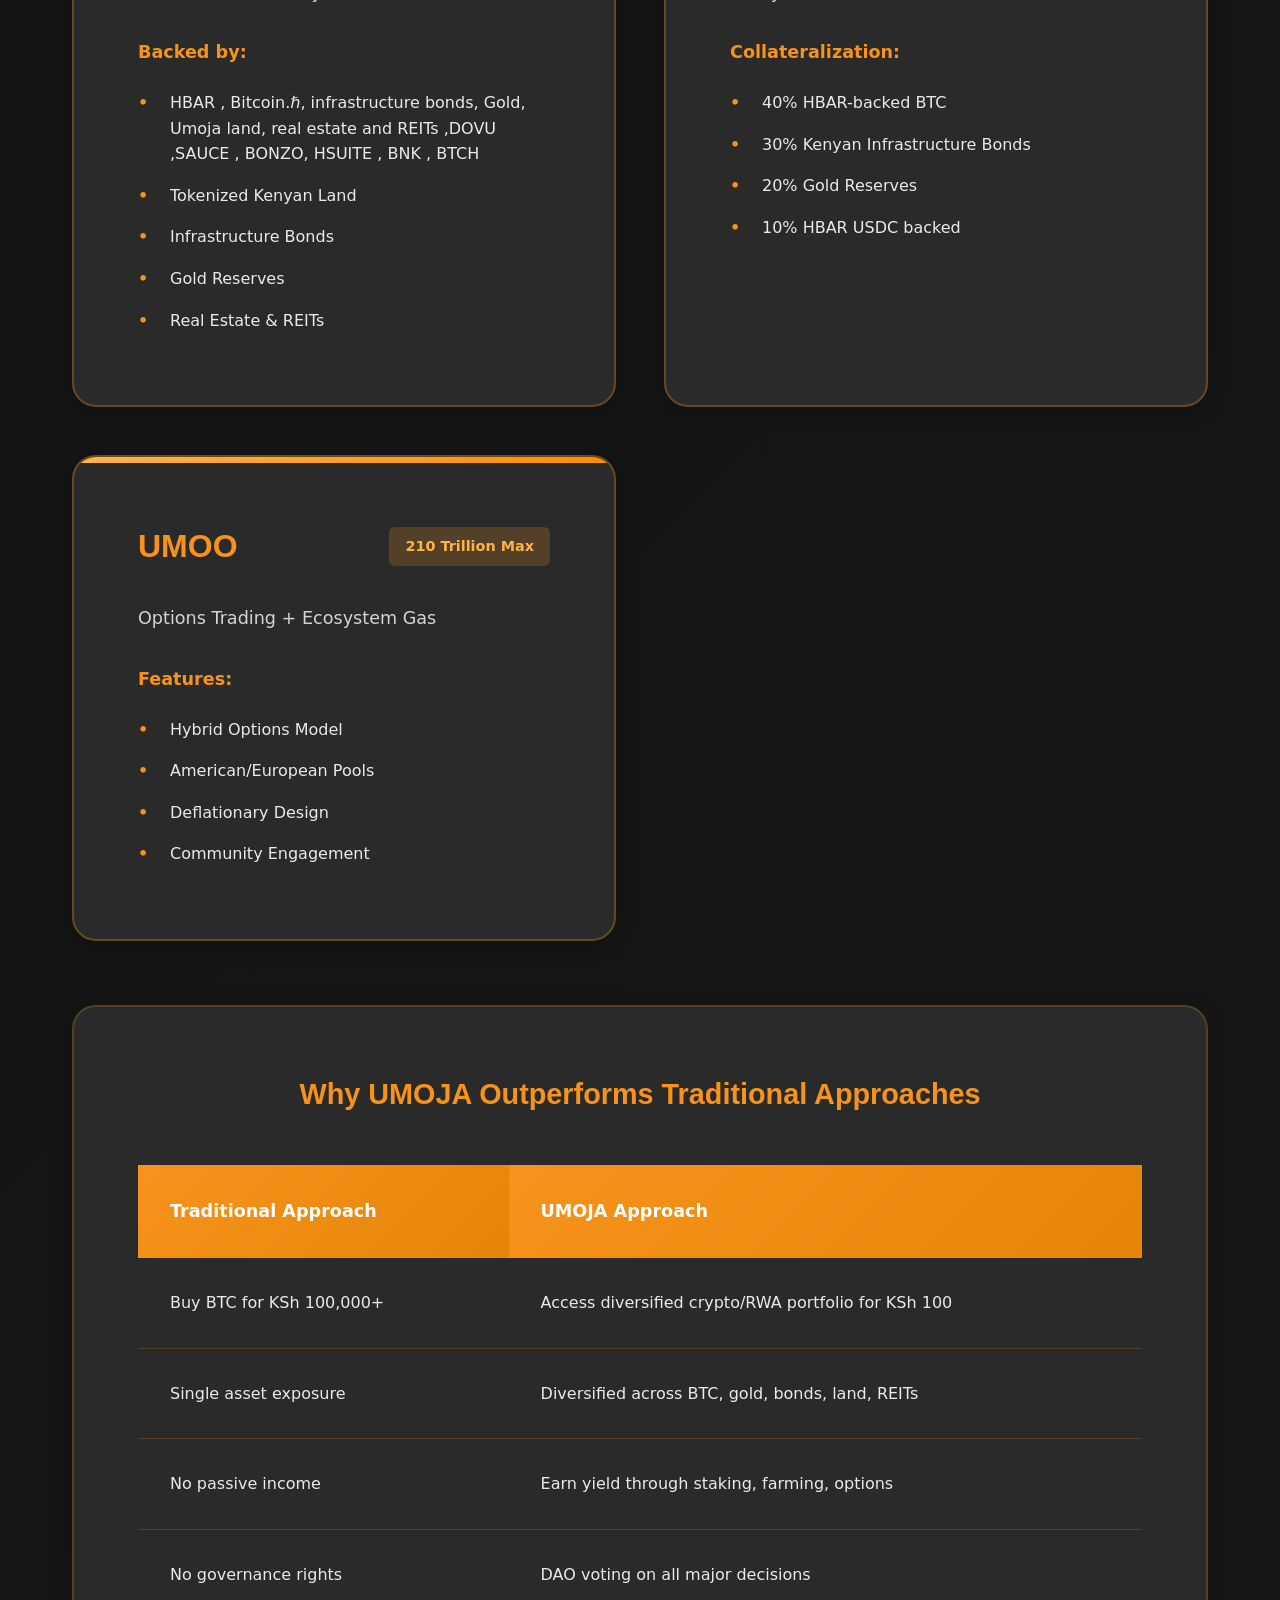
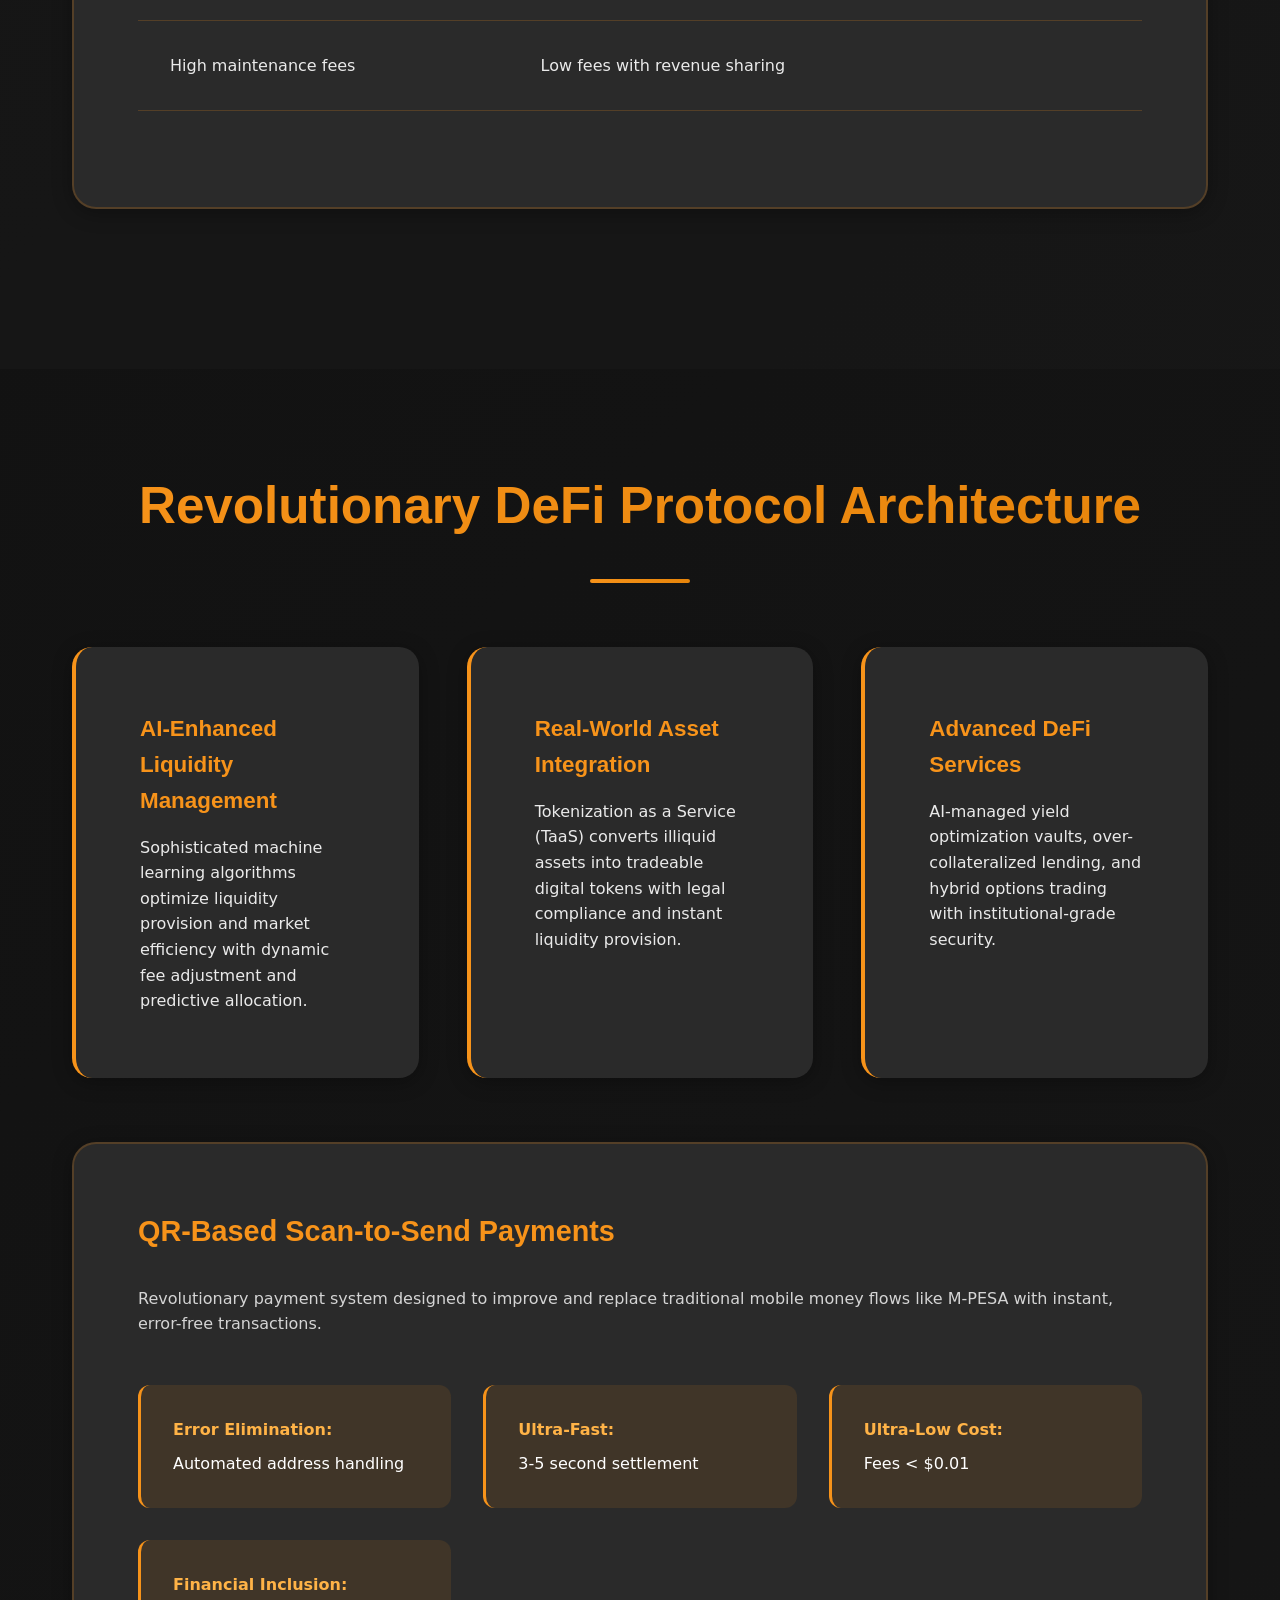
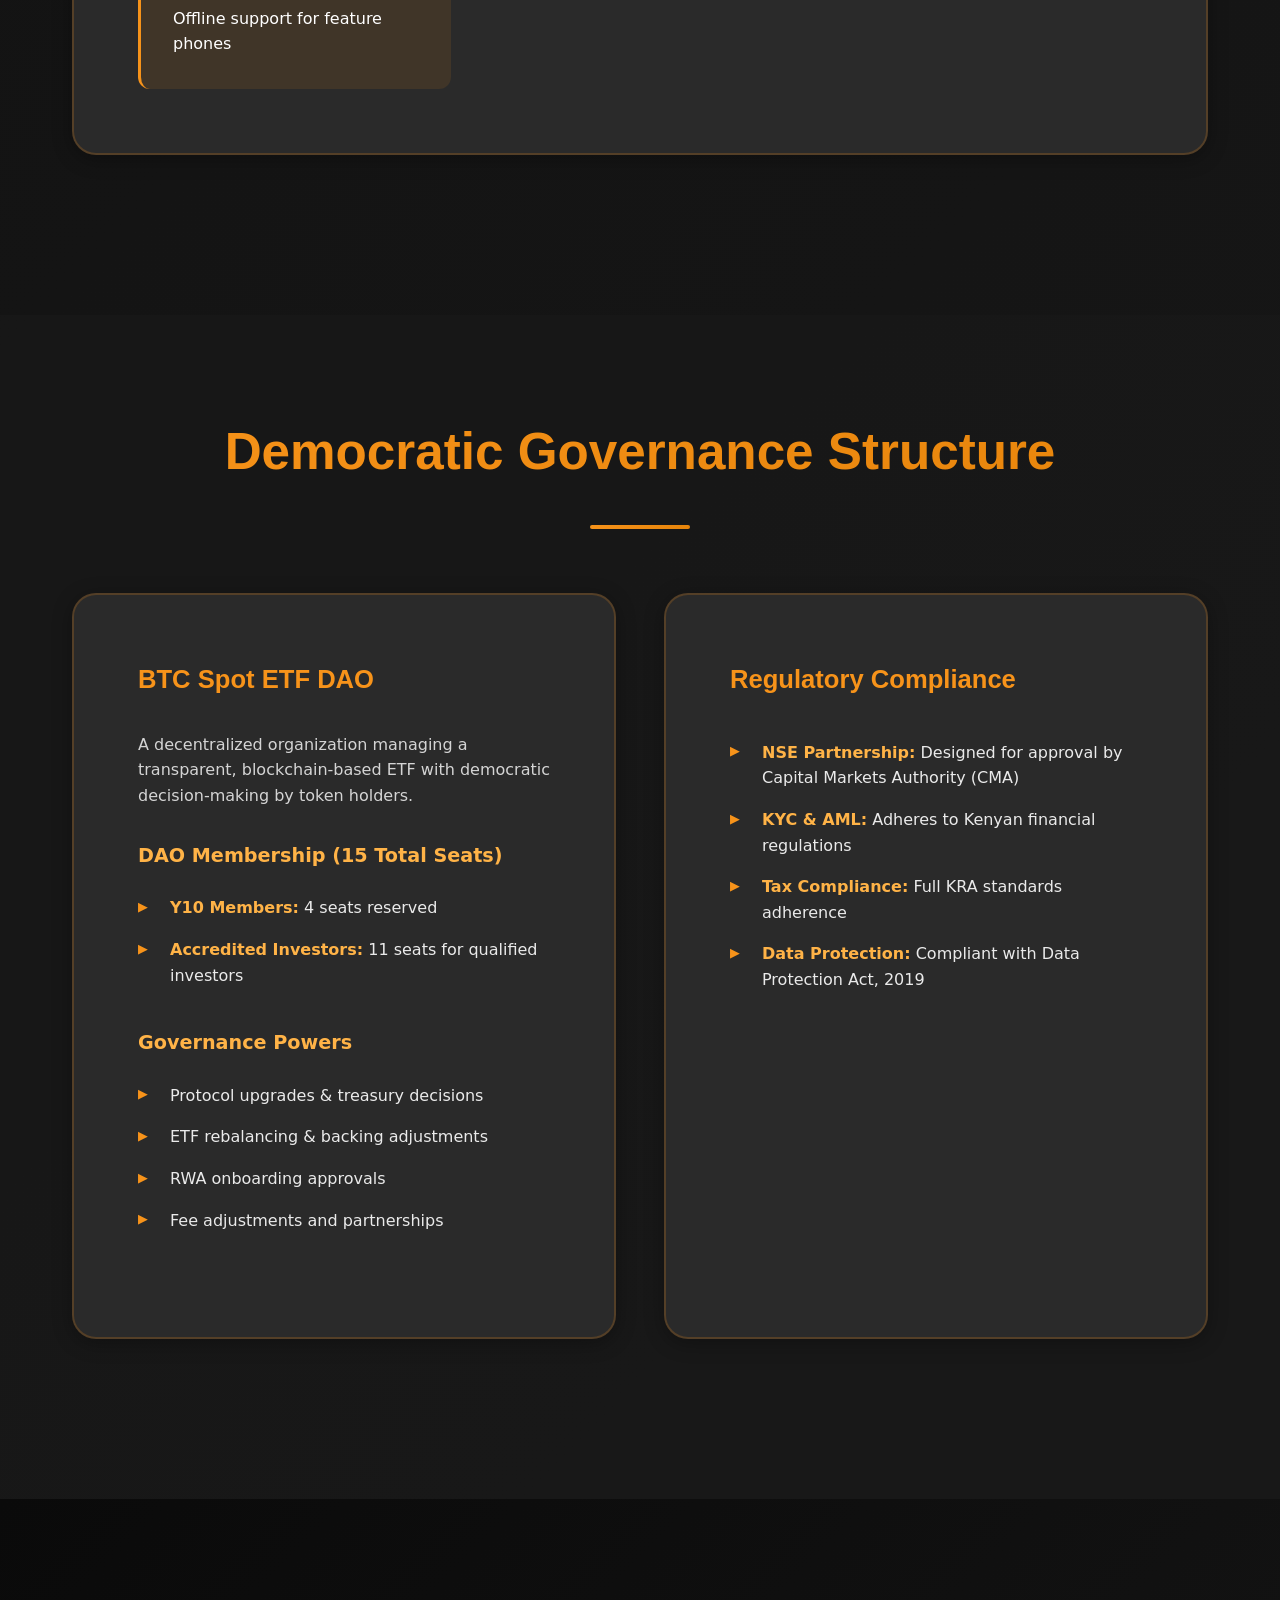
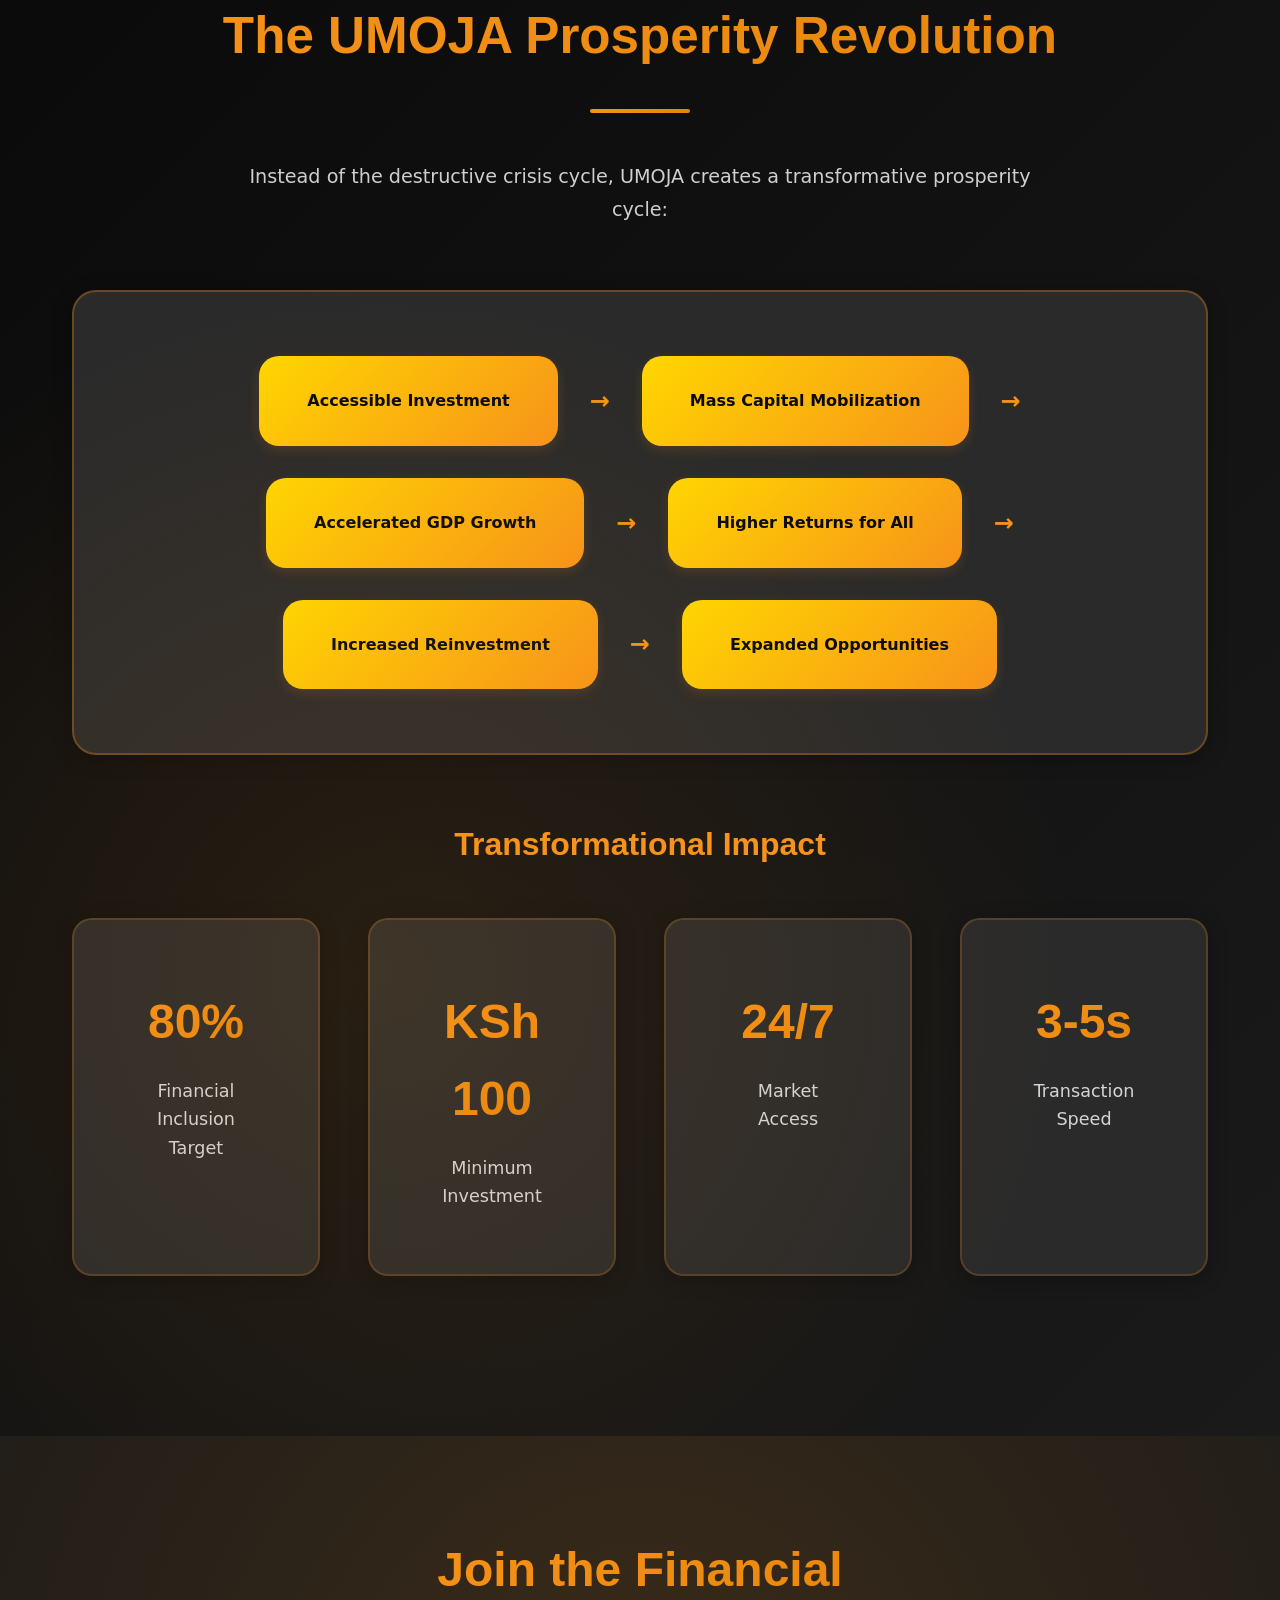
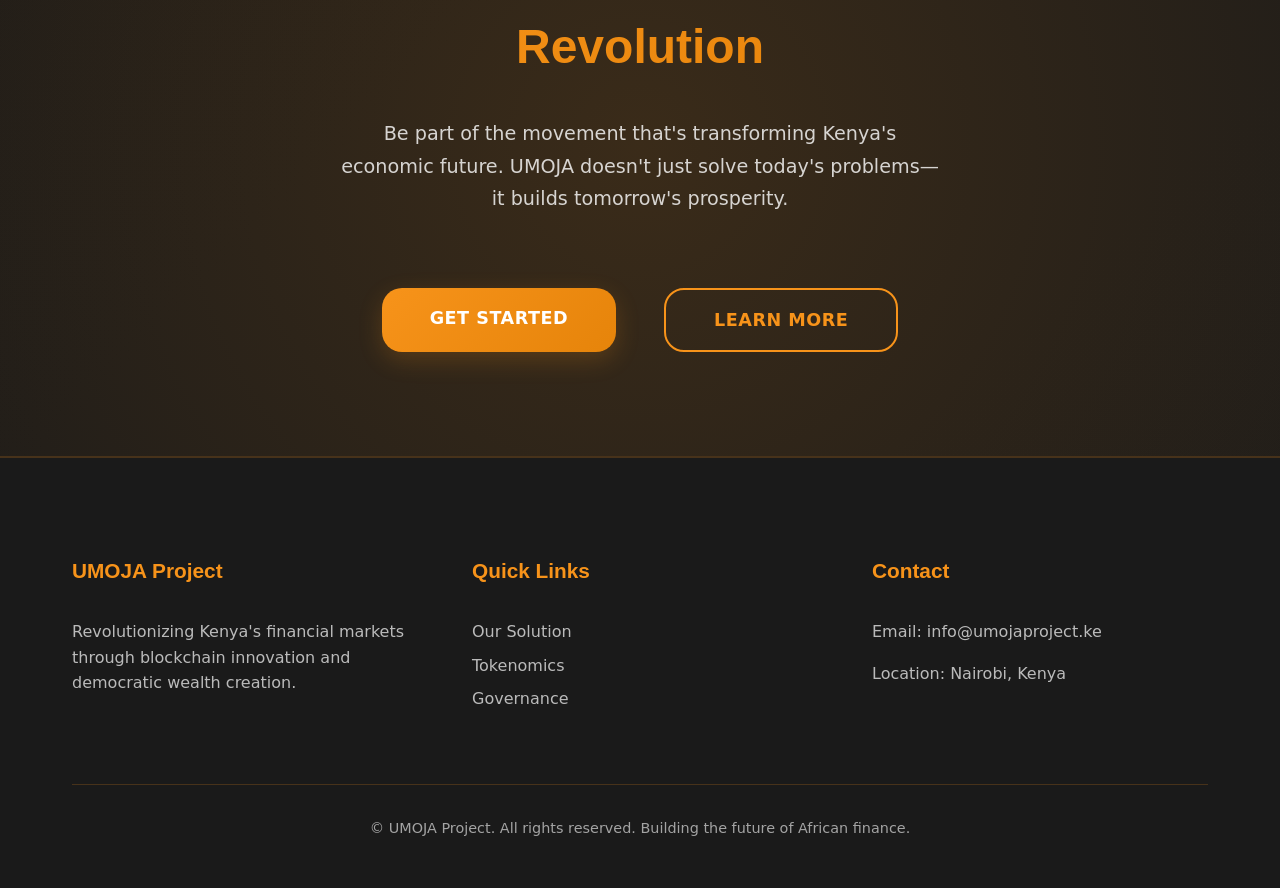
<file: front end/HISA-PPLES-CHAIN-DAPP/pages/umoja.html>
<!DOCTYPE html>
<html lang="en">
<head>
    <meta charset="UTF-8">
    <meta name="viewport" content="width=device-width, initial-scale=1.0">
    <meta name="description" content="UMOJA - Revolutionizing Kenya's Financial Markets through Blockchain Innovation">
    <meta name="keywords" content="blockchain, DeFi, Kenya, financial inclusion, tokenization, cryptocurrency">
    <meta name="author" content="UMOJA Project">
    <title>UMOJA - Revolutionizing Kenya's Financial Future</title>
    <link rel="stylesheet" href="../assets/css/umoja.css">
</head>
<body>
    <header class="header">
        <div class="nav-container">
            <a href="#" class="logo">UMOJA</a>
            <nav>
                <ul>
                    <li><a href="#economic-crisis">Economic Crisis</a></li>
                    <li><a href="#solution">Our Solution</a></li>
                    <li><a href="#tokenomics">Tokenomics</a></li>
                    <li><a href="#defi-protocol">DeFi Protocol</a></li>
                    <li><a href="#governance">Governance</a></li>
                    <li><a href="#contact">Contact</a></li>
                </ul>
            </nav>
        </div>
    </header>

    <main>
        <section class="hero">
            <div class="container">
                <div class="hero-content">
                    <h1>Revolutionizing Kenya's Financial Future</h1>
                    <p>UMOJA provides a blockchain-driven solution to Kenya's financial challenges, offering a stable, transparent, and investment-friendly ecosystem that democratizes wealth creation for all Kenyans.</p>
                    <a href="#solution" class="cta-button">Discover UMOJA's Solution</a>
                </div>
            </div>
        </section>

        <section id="economic-crisis" class="section">
            <div class="container">
                <h2 class="section-title">Kenya's Financial Exclusion Trap</h2>
                <p class="section-description">Kenya is caught in a destructive cycle of financial exclusion that keeps wealth concentrated among the few while the majority remain locked out of prosperity-building opportunities.</p>
                
                <div class="cycle-visualization">
                    <h3>The Vicious Cycle of Economic Stagnation</h3>
                    <div class="cycle-flow">
                        <div class="cycle-step">Financial Exclusion</div>
                        <div class="arrow">→</div>
                        <div class="cycle-step">Trapped Capital</div>
                        <div class="arrow">→</div>
                        <div class="cycle-step">Sluggish GDP Growth</div>
                        <div class="arrow">→</div>
                        <div class="cycle-step">Government Over-Borrowing</div>
                        <div class="arrow">→</div>
                        <div class="cycle-step">Higher Taxes & Interest Rates</div>
                        <div class="arrow">→</div>
                        <div class="cycle-step">Deepened Exclusion</div>
                    </div>
                </div>

                <div class="bottlenecks">
                    <h3>The Three Critical Bottlenecks</h3>
                    <div class="bottleneck-grid">
                        <div class="bottleneck-card">
                            <h4>The Liquidity Freeze</h4>
                            <p>Trillions of shillings worth of value locked in illiquid assets - land, real estate, and small business equity that cannot be converted to productive capital.</p>
                        </div>
                        <div class="bottleneck-card">
                            <h4>The Access Fortress</h4>
                            <p>A two-tier financial system where sophisticated investment products remain exclusive to wealthy individuals while 80% of Kenyans are limited to basic savings.</p>
                        </div>
                        <div class="bottleneck-card">
                            <h4>The Trust Vacuum</h4>
                            <p>Opaque financial systems and corruption scandals that drive citizens away from formal investment channels, keeping capital under mattresses.</p>
                        </div>
                    </div>
                </div>
            </div>
        </section>

        <section id="solution" class="section">
            <div class="container">
                <h2 class="section-title">How UMOJA Breaks the Cycle Permanently</h2>
                
                <div class="solution-grid">
                    <div class="solution-card">
                        <div class="solution-number">01</div>
                        <h3>True Financial Democratization</h3>
                        <ul>
                            <li><strong>Fractional Investment Revolution:</strong> Start building wealth with just KSh 100 through tokenized assets</li>
                            <li><strong>M-Pesa Integration:</strong> Leverage Kenya's existing mobile money infrastructure for seamless onboarding</li>
                            <li><strong>24/7 Global Markets:</strong> Trade and invest anytime, removing traditional banking limitations</li>
                        </ul>
                    </div>

                    <div class="solution-card">
                        <div class="solution-number">02</div>
                        <h3>Unlocking Trapped Value</h3>
                        <ul>
                            <li><strong>Tokenization as a Service (TaaS):</strong> Convert illiquid land and real estate into instantly tradeable digital tokens</li>
                            <li><strong>Instant Liquidity Access:</strong> Land owners receive UMOS stablecoins immediately</li>
                            <li><strong>Rural Economic Activation:</strong> Transform idle rural assets into income-generating investments</li>
                        </ul>
                    </div>

                    <div class="solution-card">
                        <div class="solution-number">03</div>
                        <h3>Building Domestic Capital</h3>
                        <ul>
                            <li><strong>Global Capital Attraction:</strong> Tokenized Kenyan assets become accessible to international investors</li>
                            <li><strong>Domestic Capital Formation:</strong> Pool millions of small investments into large-scale productive projects</li>
                            <li><strong>Revenue Without Borrowing:</strong> Generate government revenue through tokenized infrastructure bonds</li>
                        </ul>
                    </div>

                    <div class="solution-card">
                        <div class="solution-number">04</div>
                        <h3>Creating Sustainable Fiscal Health</h3>
                        <ul>
                            <li><strong>Alternative Revenue Streams:</strong> Government can tokenize infrastructure projects</li>
                            <li><strong>Reduced Fiscal Pressure:</strong> Domestic capital mobilization reduces need for high-interest foreign loans</li>
                            <li><strong>Economic Multiplier Effect:</strong> Increased investment activity generates higher tax revenues naturally</li>
                        </ul>
                    </div>

                    <div class="solution-card">
                        <div class="solution-number">05</div>
                        <h3>Creating Inclusive Prosperity</h3>
                        <ul>
                            <li><strong>Complete Transparency:</strong> Blockchain ensures every transaction is publicly verifiable</li>
                            <li><strong>Democratic Governance:</strong> DAO structure gives every investor a voice in platform decisions</li>
                            <li><strong>Aligned Incentives:</strong> All token holders benefit directly from Kenya's economic growth</li>
                        </ul>
                    </div>
                </div>
            </div>
        </section>

        <section id="tokenomics" class="section">
            <div class="container">
                <h2 class="section-title">UMOJA Triple-Token Ecosystem</h2>
                
                <div class="token-grid">
                    <div class="token-card umot">
                        <div class="token-header">
                            <h3>UMOT</h3>
                            <span class="token-supply">21 Billion Supply</span>
                        </div>
                        <p class="token-description">Governance + Utility + ETF Backed</p>
                        <div class="token-backing">
                            <h4>Backed by:</h4>
                            <ul>
                                <li> HBAR , Bitcoin.ℏ, infrastructure bonds, Gold, Umoja land, real estate and REITs ,DOVU ,SAUCE , BONZO, HSUITE , BNK , BTCH</li>
                                <li>Tokenized Kenyan Land</li>
                                <li>Infrastructure Bonds</li>
                                <li>Gold Reserves</li>
                                <li>Real Estate & REITs</li>
                            </ul>
                        </div>
                    </div>

                    <div class="token-card umos">
                        <div class="token-header">
                            <h3>UMOS</h3>
                            <span class="token-supply">Dynamic Supply</span>
                        </div>
                        <p class="token-description">Ecosystem Stablecoin</p>
                        <div class="token-backing">
                            <h4>Collateralization:</h4>
                            <ul>
                                <li>40% HBAR-backed BTC</li>
                                <li>30% Kenyan Infrastructure Bonds</li>
                                <li>20% Gold Reserves</li>
                                <li>10% HBAR USDC backed </li>
                            </ul>
                        </div>
                    </div>

                    <div class="token-card umoo">
                        <div class="token-header">
                            <h3>UMOO</h3>
                            <span class="token-supply">210 Trillion Max</span>
                        </div>
                        <p class="token-description">Options Trading + Ecosystem Gas</p>
                        <div class="token-backing">
                            <h4>Features:</h4>
                            <ul>
                                <li>Hybrid Options Model</li>
                                <li>American/European Pools</li>
                                <li>Deflationary Design</li>
                                <li>Community Engagement</li>
                            </ul>
                        </div>
                    </div>
                </div>

                <div class="comparison-table">
                    <h3>Why UMOJA Outperforms Traditional Approaches</h3>
                    <table>
                        <thead>
                            <tr>
                                <th>Traditional Approach</th>
                                <th>UMOJA Approach</th>
                            </tr>
                        </thead>
                        <tbody>
                            <tr>
                                <td>Buy BTC for KSh 100,000+</td>
                                <td>Access diversified crypto/RWA portfolio for KSh 100</td>
                            </tr>
                            <tr>
                                <td>Single asset exposure</td>
                                <td>Diversified across BTC, gold, bonds, land, REITs</td>
                            </tr>
                            <tr>
                                <td>No passive income</td>
                                <td>Earn yield through staking, farming, options</td>
                            </tr>
                            <tr>
                                <td>No governance rights</td>
                                <td>DAO voting on all major decisions</td>
                            </tr>
                            <tr>
                                <td>High maintenance fees</td>
                                <td>Low fees with revenue sharing</td>
                            </tr>
                        </tbody>
                    </table>
                </div>
            </div>
        </section>

        <section id="defi-protocol" class="section">
            <div class="container">
                <h2 class="section-title">Revolutionary DeFi Protocol Architecture</h2>
                
                <div class="protocol-features">
                    <div class="feature-card">
                        <h3>AI-Enhanced Liquidity Management</h3>
                        <p>Sophisticated machine learning algorithms optimize liquidity provision and market efficiency with dynamic fee adjustment and predictive allocation.</p>
                    </div>
                    
                    <div class="feature-card">
                        <h3>Real-World Asset Integration</h3>
                        <p>Tokenization as a Service (TaaS) converts illiquid assets into tradeable digital tokens with legal compliance and instant liquidity provision.</p>
                    </div>
                    
                    <div class="feature-card">
                        <h3>Advanced DeFi Services</h3>
                        <p>AI-managed yield optimization vaults, over-collateralized lending, and hybrid options trading with institutional-grade security.</p>
                    </div>
                </div>

                <div class="qr-payments">
                    <h3>QR-Based Scan-to-Send Payments</h3>
                    <p>Revolutionary payment system designed to improve and replace traditional mobile money flows like M-PESA with instant, error-free transactions.</p>
                    <div class="qr-benefits">
                        <div class="benefit">
                            <strong>Error Elimination:</strong> Automated address handling
                        </div>
                        <div class="benefit">
                            <strong>Ultra-Fast:</strong> 3-5 second settlement
                        </div>
                        <div class="benefit">
                            <strong>Ultra-Low Cost:</strong> Fees < $0.01
                        </div>
                        <div class="benefit">
                            <strong>Financial Inclusion:</strong> Offline support for feature phones
                        </div>
                    </div>
                </div>
            </div>
        </section>

        <section id="governance" class="section">
            <div class="container">
                <h2 class="section-title">Democratic Governance Structure</h2>
                
                <div class="governance-structure">
                    <div class="dao-card">
                        <h3>BTC Spot ETF DAO</h3>
                        <p>A decentralized organization managing a transparent, blockchain-based ETF with democratic decision-making by token holders.</p>
                        
                        <div class="dao-membership">
                            <h4>DAO Membership (15 Total Seats)</h4>
                            <ul>
                                <li><strong>Y10 Members:</strong> 4 seats reserved</li>
                                <li><strong>Accredited Investors:</strong> 11 seats for qualified investors</li>
                            </ul>
                        </div>

                        <div class="dao-powers">
                            <h4>Governance Powers</h4>
                            <ul>
                                <li>Protocol upgrades & treasury decisions</li>
                                <li>ETF rebalancing & backing adjustments</li>
                                <li>RWA onboarding approvals</li>
                                <li>Fee adjustments and partnerships</li>
                            </ul>
                        </div>
                    </div>

                    <div class="compliance-card">
                        <h3>Regulatory Compliance</h3>
                        <ul>
                            <li><strong>NSE Partnership:</strong> Designed for approval by Capital Markets Authority (CMA)</li>
                            <li><strong>KYC & AML:</strong> Adheres to Kenyan financial regulations</li>
                            <li><strong>Tax Compliance:</strong> Full KRA standards adherence</li>
                            <li><strong>Data Protection:</strong> Compliant with Data Protection Act, 2019</li>
                        </ul>
                    </div>
                </div>
            </div>
        </section>

        <section class="prosperity-revolution section">
            <div class="container">
                <h2 class="section-title">The UMOJA Prosperity Revolution</h2>
                <p class="section-description">Instead of the destructive crisis cycle, UMOJA creates a transformative prosperity cycle:</p>
                
                <div class="prosperity-cycle">
                    <div class="prosperity-flow">
                        <div class="prosperity-step">Accessible Investment</div>
                        <div class="arrow">→</div>
                        <div class="prosperity-step">Mass Capital Mobilization</div>
                        <div class="arrow">→</div>
                        <div class="prosperity-step">Accelerated GDP Growth</div>
                        <div class="arrow">→</div>
                        <div class="prosperity-step">Higher Returns for All</div>
                        <div class="arrow">→</div>
                        <div class="prosperity-step">Increased Reinvestment</div>
                        <div class="arrow">→</div>
                        <div class="prosperity-step">Expanded Opportunities</div>
                    </div>
                </div>

                <div class="impact-metrics">
                    <h3>Transformational Impact</h3>
                    <div class="metrics-grid">
                        <div class="metric">
                            <div class="metric-number">80%</div>
                            <div class="metric-label">Financial Inclusion Target</div>
                        </div>
                        <div class="metric">
                            <div class="metric-number">KSh 100</div>
                            <div class="metric-label">Minimum Investment</div>
                        </div>
                        <div class="metric">
                            <div class="metric-number">24/7</div>
                            <div class="metric-label">Market Access</div>
                        </div>
                        <div class="metric">
                            <div class="metric-number">3-5s</div>
                            <div class="metric-label">Transaction Speed</div>
                        </div>
                    </div>
                </div>
            </div>
        </section>

        <section id="contact" class="section cta-section">
            <div class="container">
                <div class="cta-content">
                    <h2>Join the Financial Revolution</h2>
                    <p>Be part of the movement that's transforming Kenya's economic future. UMOJA doesn't just solve today's problems—it builds tomorrow's prosperity.</p>
                    <div class="cta-buttons">
                        <a href="#" class="cta-button primary">Get Started</a>
                        <a href="#" class="cta-button secondary">Learn More</a>
                    </div>
                </div>
            </div>
        </section>
    </main>

    <footer class="footer">
        <div class="container">
            <div class="footer-content">
                <div class="footer-section">
                    <h4>UMOJA Project</h4>
                    <p>Revolutionizing Kenya's financial markets through blockchain innovation and democratic wealth creation.</p>
                </div>
                <div class="footer-section">
                    <h4>Quick Links</h4>
                    <ul>
                        <li><a href="#solution">Our Solution</a></li>
                        <li><a href="#tokenomics">Tokenomics</a></li>
                        <li><a href="#governance">Governance</a></li>
                    </ul>
                </div>
                <div class="footer-section">
                    <h4>Contact</h4>
                    <p>Email: info@umojaproject.ke</p>
                    <p>Location: Nairobi, Kenya</p>
                </div>
            </div>
            <div class="footer-bottom">
                <p>&copy;  UMOJA Project. All rights reserved. Building the future of African finance.</p>
            </div>
        </div>
    </footer>

    <script>
        // Smooth scrolling for navigation links
        document.querySelectorAll('a[href^="#"]').forEach(anchor => {
            anchor.addEventListener('click', function (e) {
                e.preventDefault();
                const target = document.querySelector(this.getAttribute('href'));
                if (target) {
                    target.scrollIntoView({
                        behavior: 'smooth',
                        block: 'start'
                    });
                }
            });
        });

        // Header background on scroll
        window.addEventListener('scroll', function() {
            const header = document.querySelector('.header');
            if (window.scrollY > 100) {
                header.style.background = 'rgba(10, 10, 10, 0.98)';
            } else {
                header.style.background = 'rgba(10, 10, 10, 0.95)';
            }
        });

        // Intersection Observer for animations
        const observerOptions = {
            threshold: 0.1,
            rootMargin: '0px 0px -50px 0px'
        };

        const observer = new IntersectionObserver(function(entries) {
            entries.forEach(entry => {
                if (entry.isIntersecting) {
                    entry.target.style.opacity = '1';
                    entry.target.style.transform = 'translateY(0)';
                }
            });
        }, observerOptions);

        // Observe all cards and sections
        document.querySelectorAll('.solution-card, .token-card, .feature-card, .bottleneck-card').forEach(el => {
            el.style.opacity = '0';
            el.style.transform = 'translateY(30px)';
            el.style.transition = 'opacity 0.6s ease, transform 0.6s ease';
            observer.observe(el);
        });
    </script>
</body>
</html>
</file>
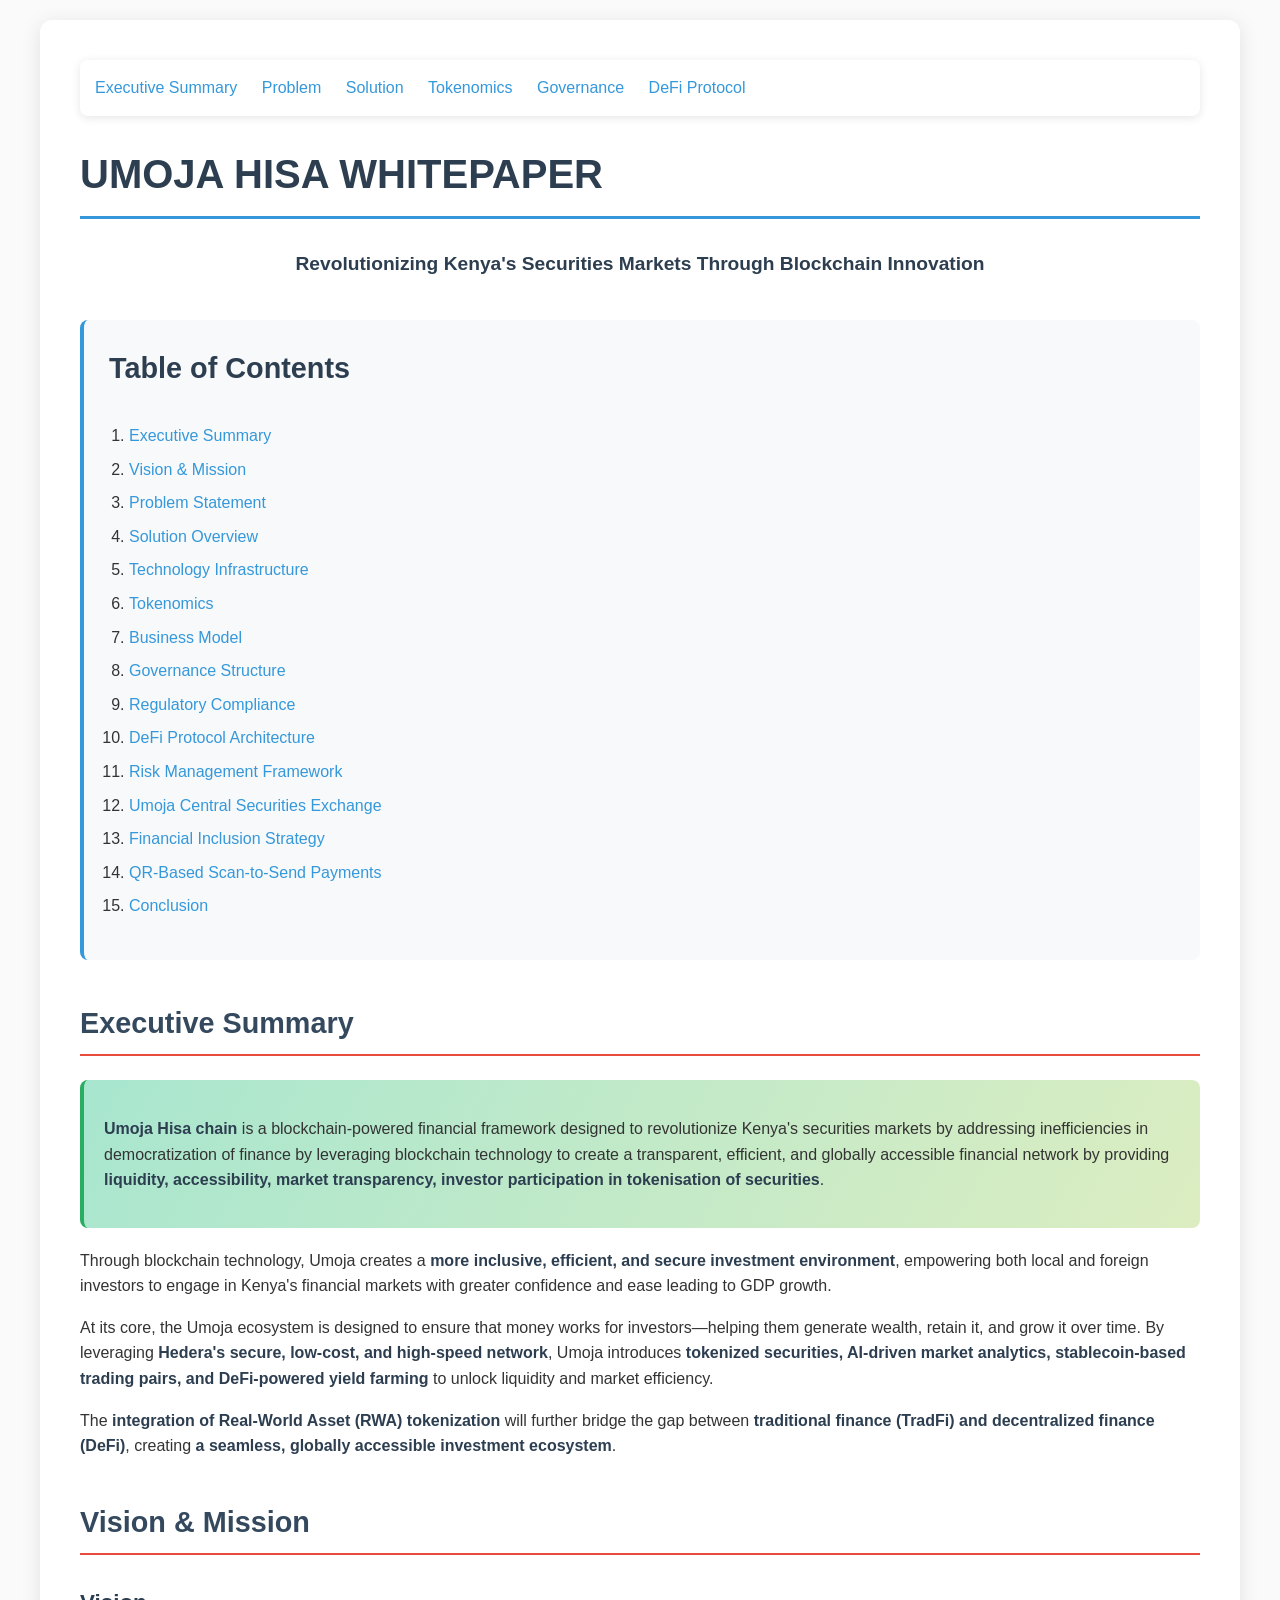
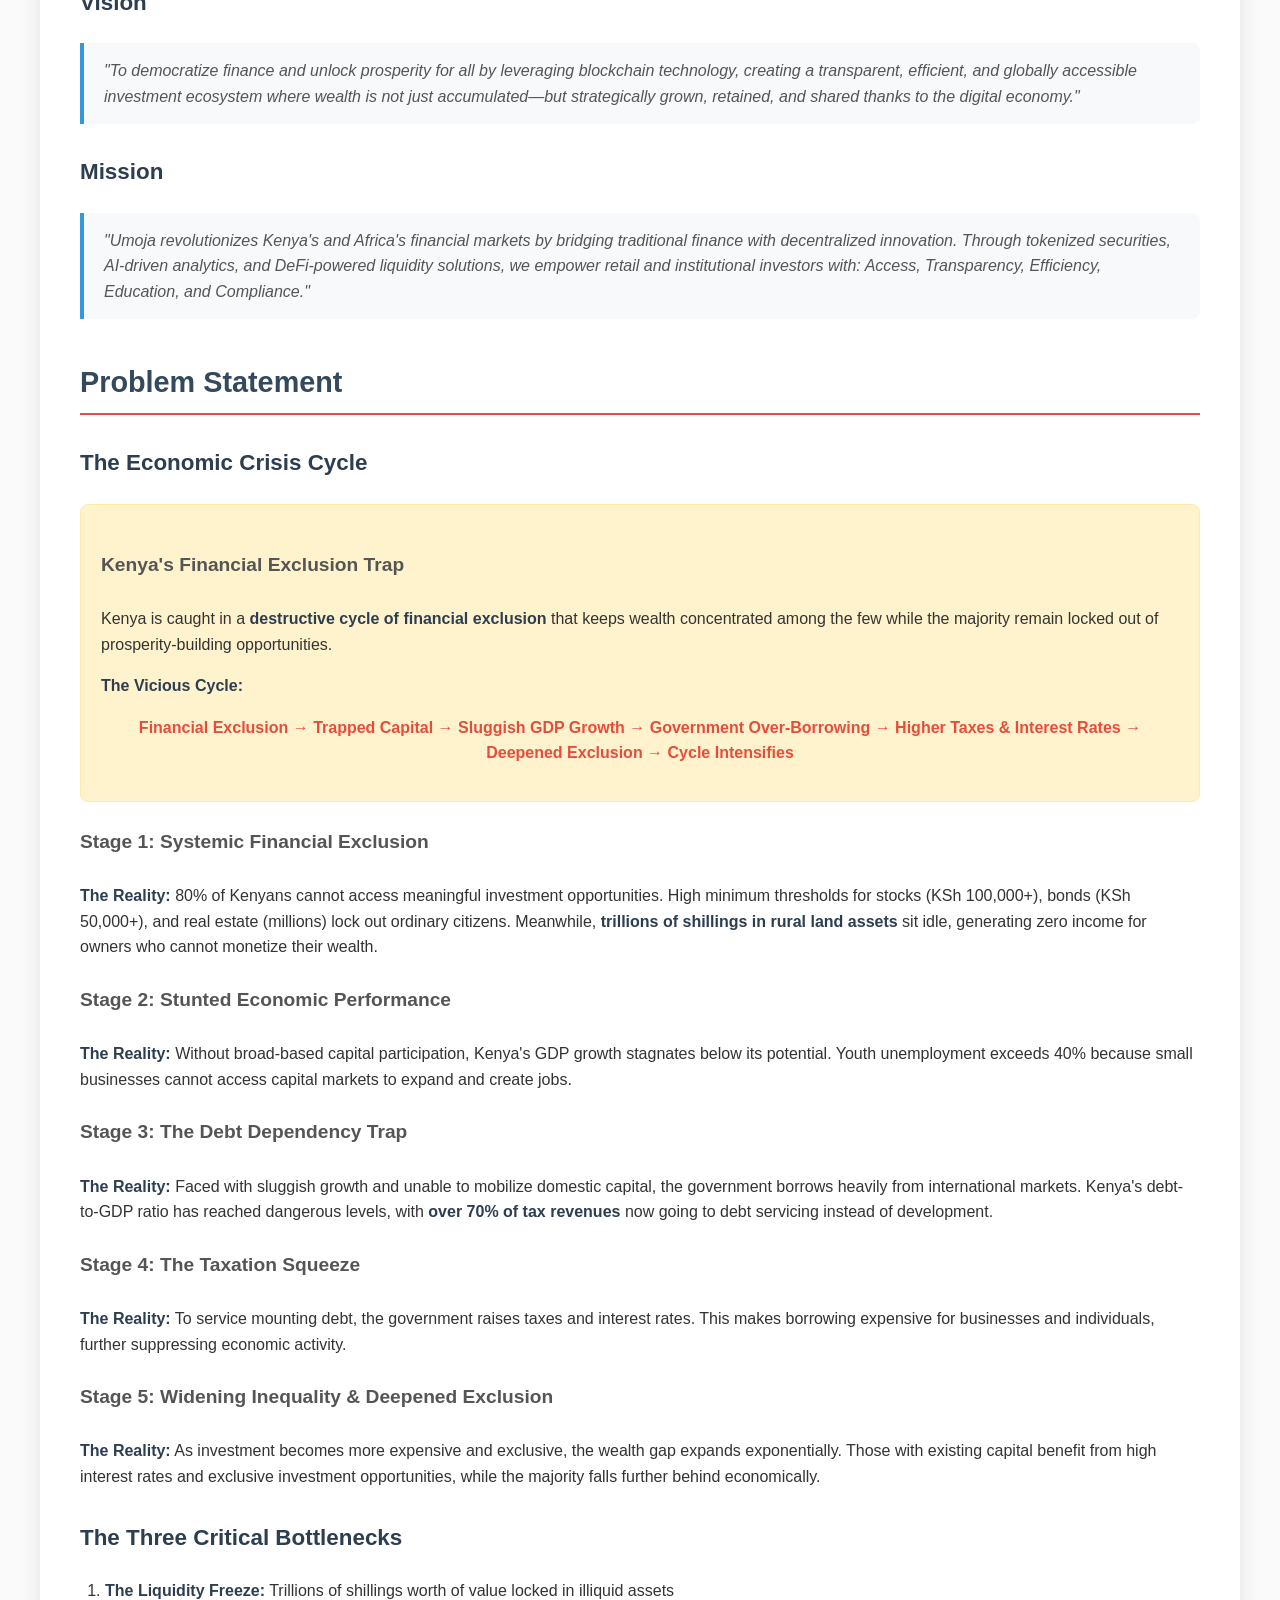
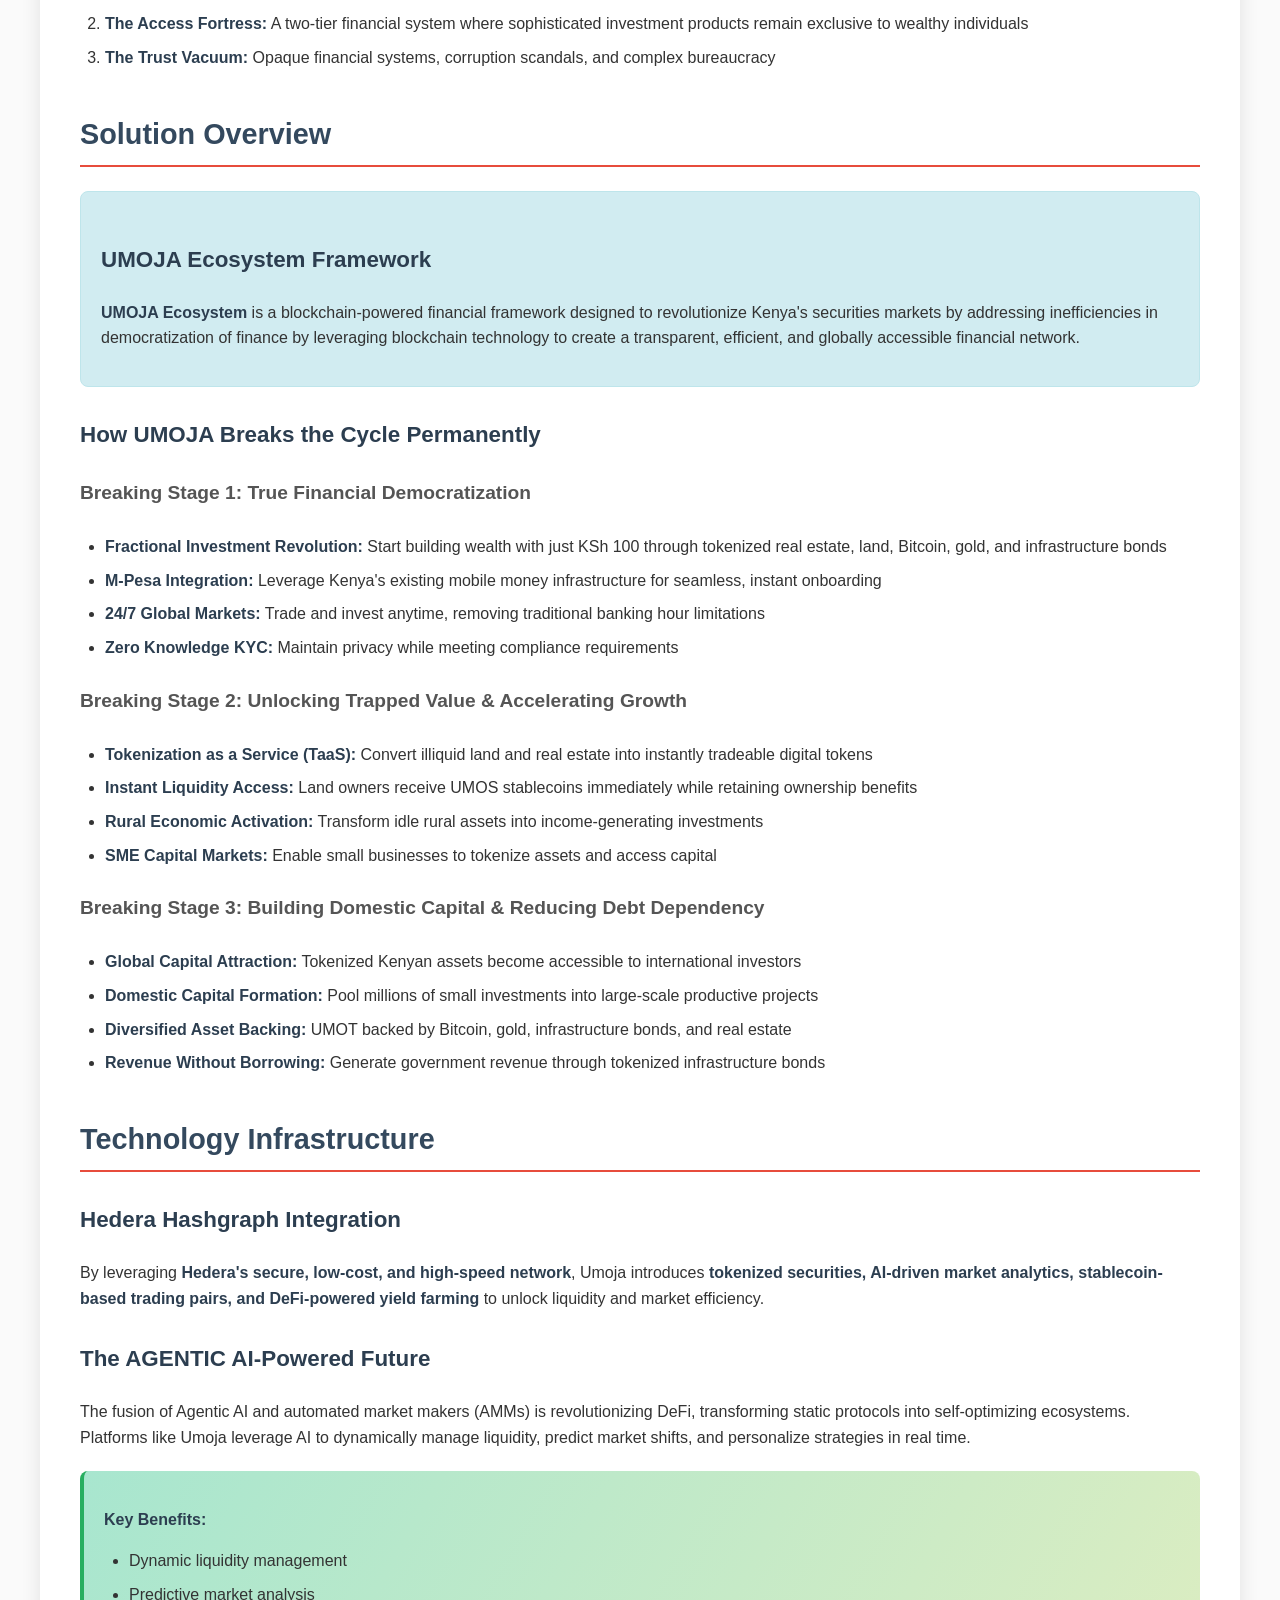
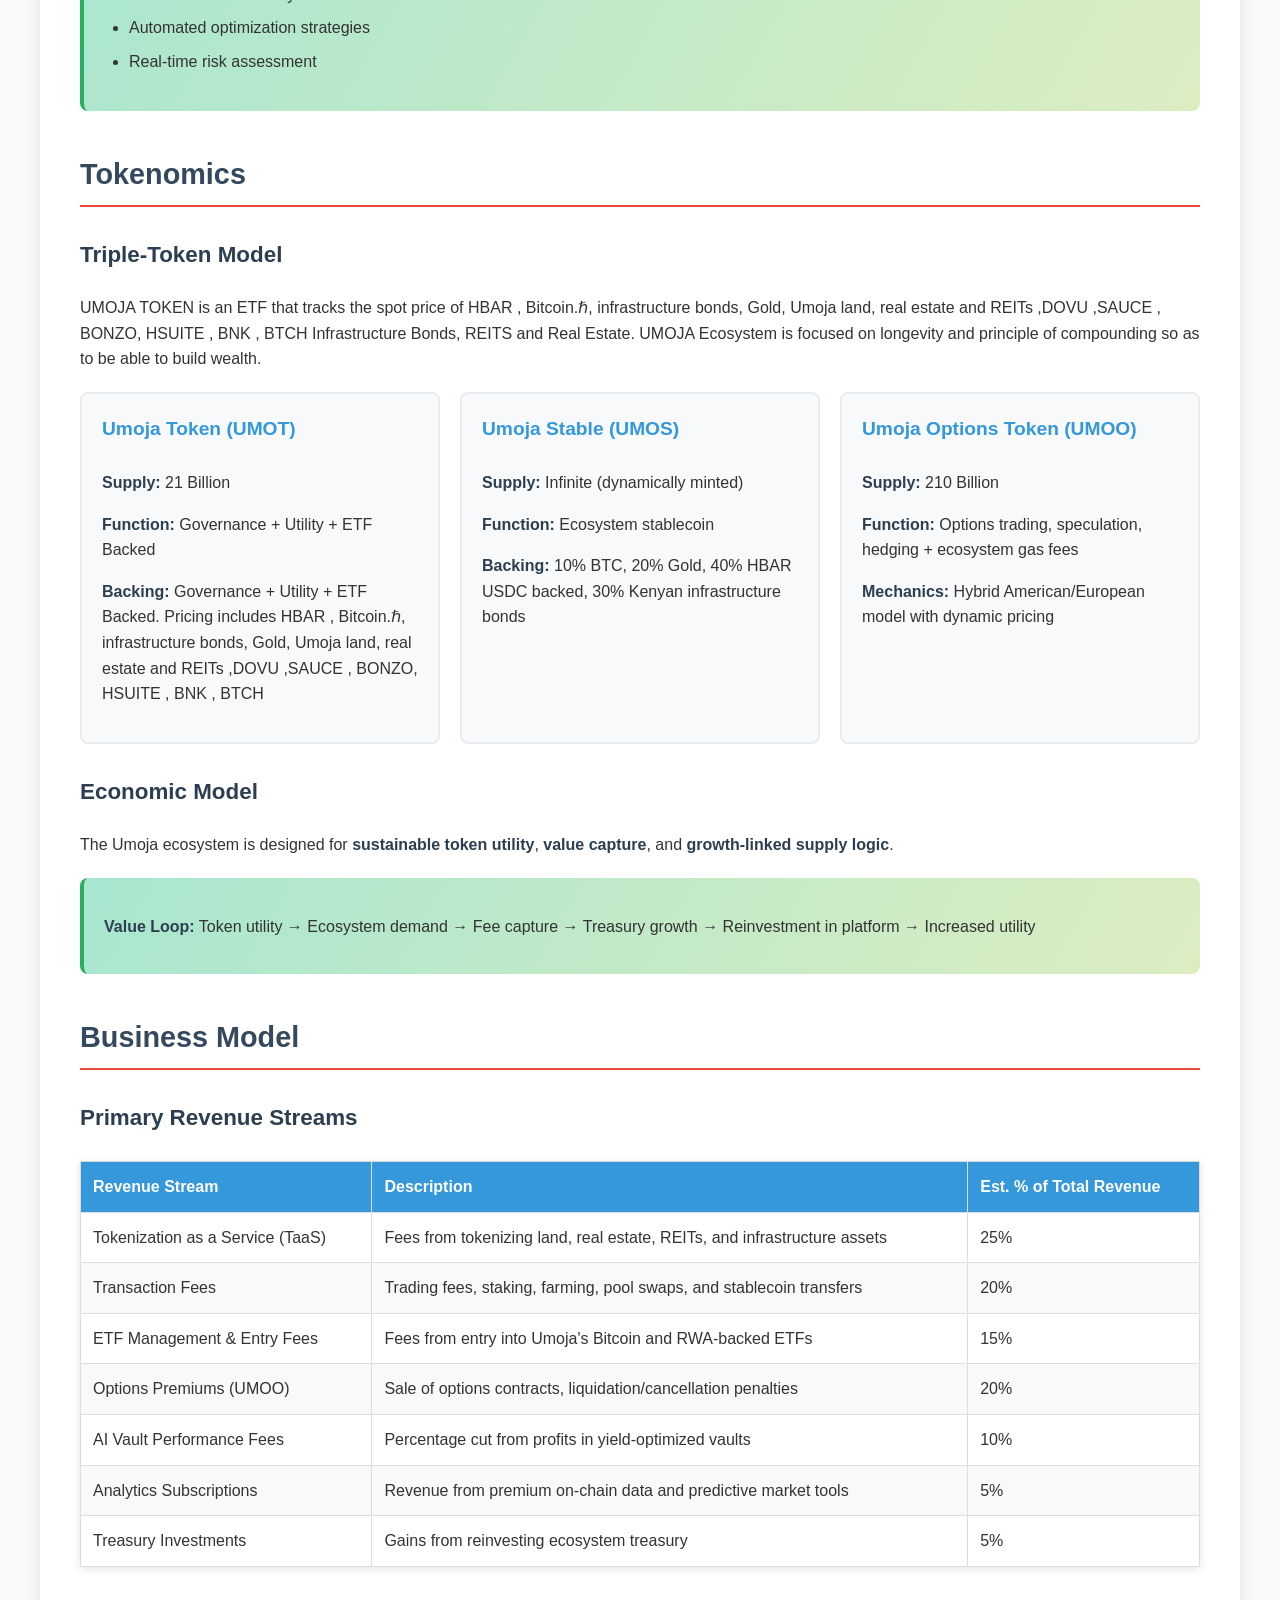
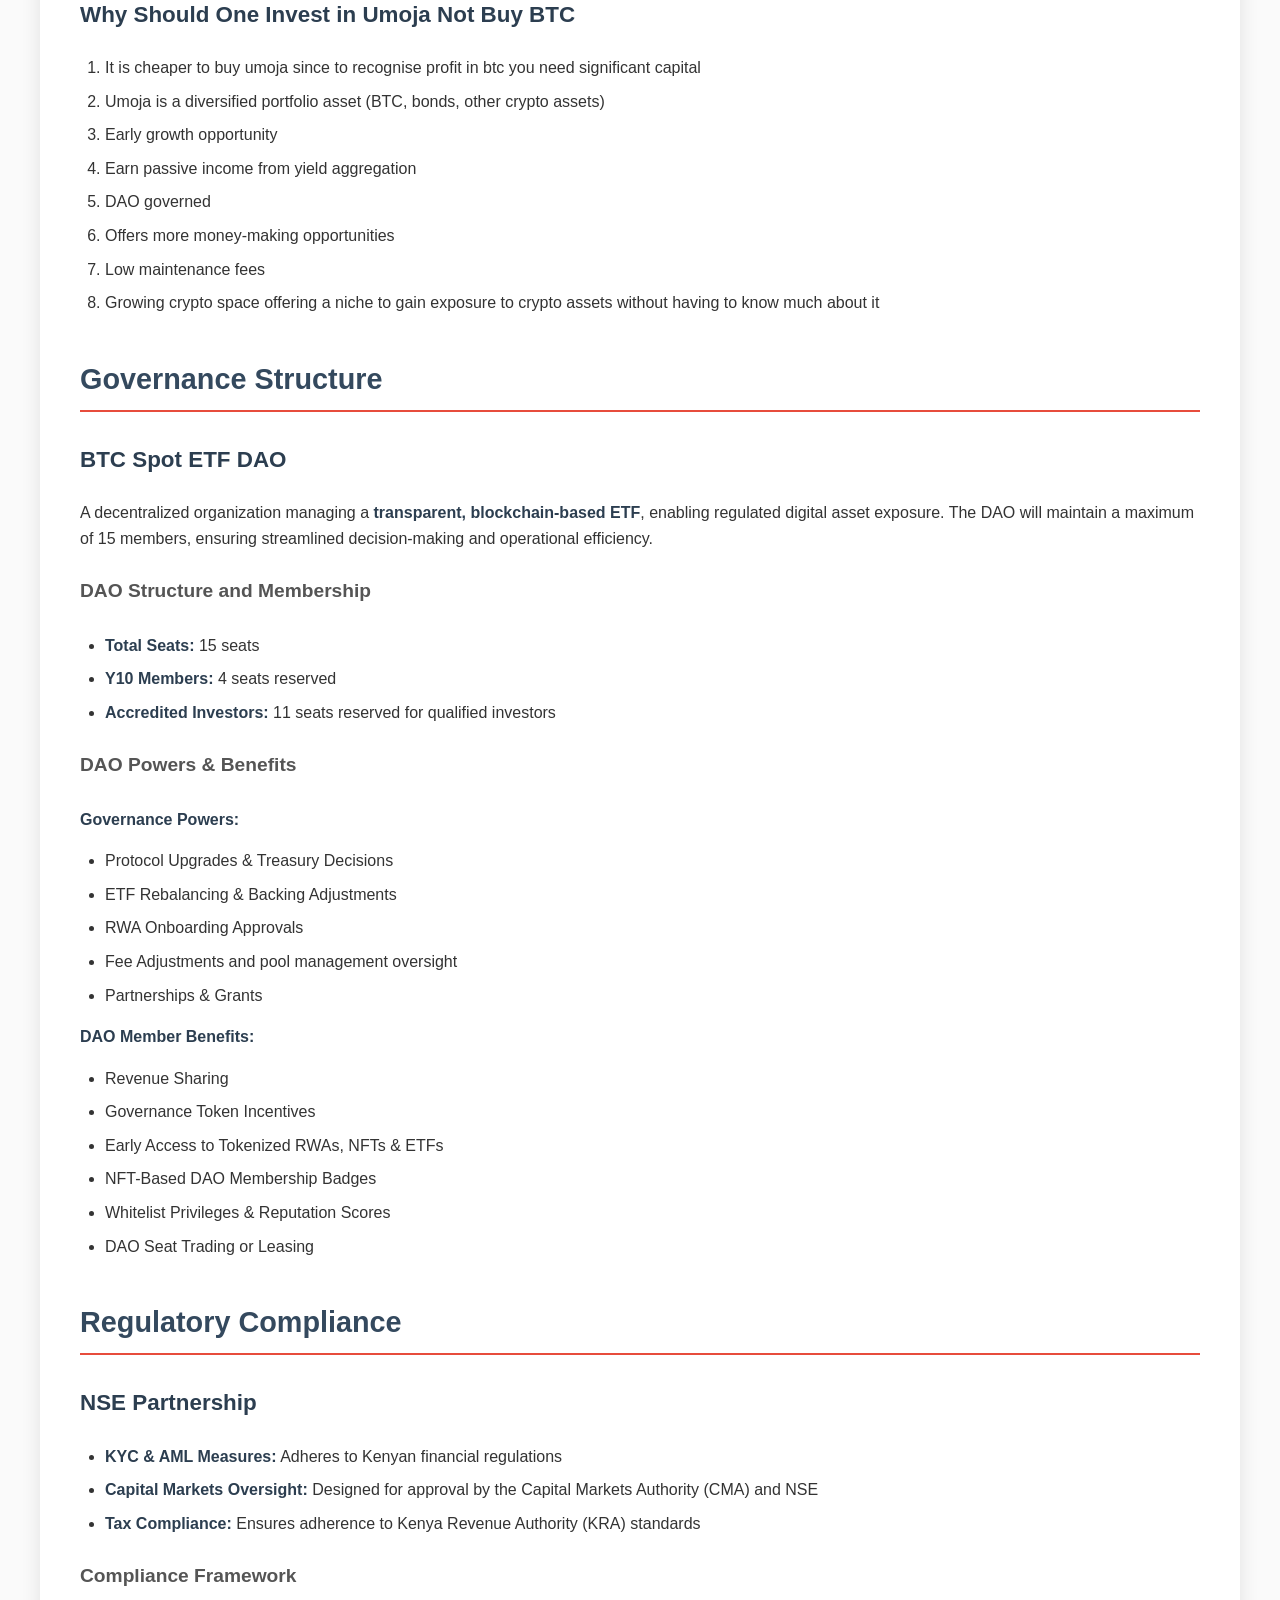
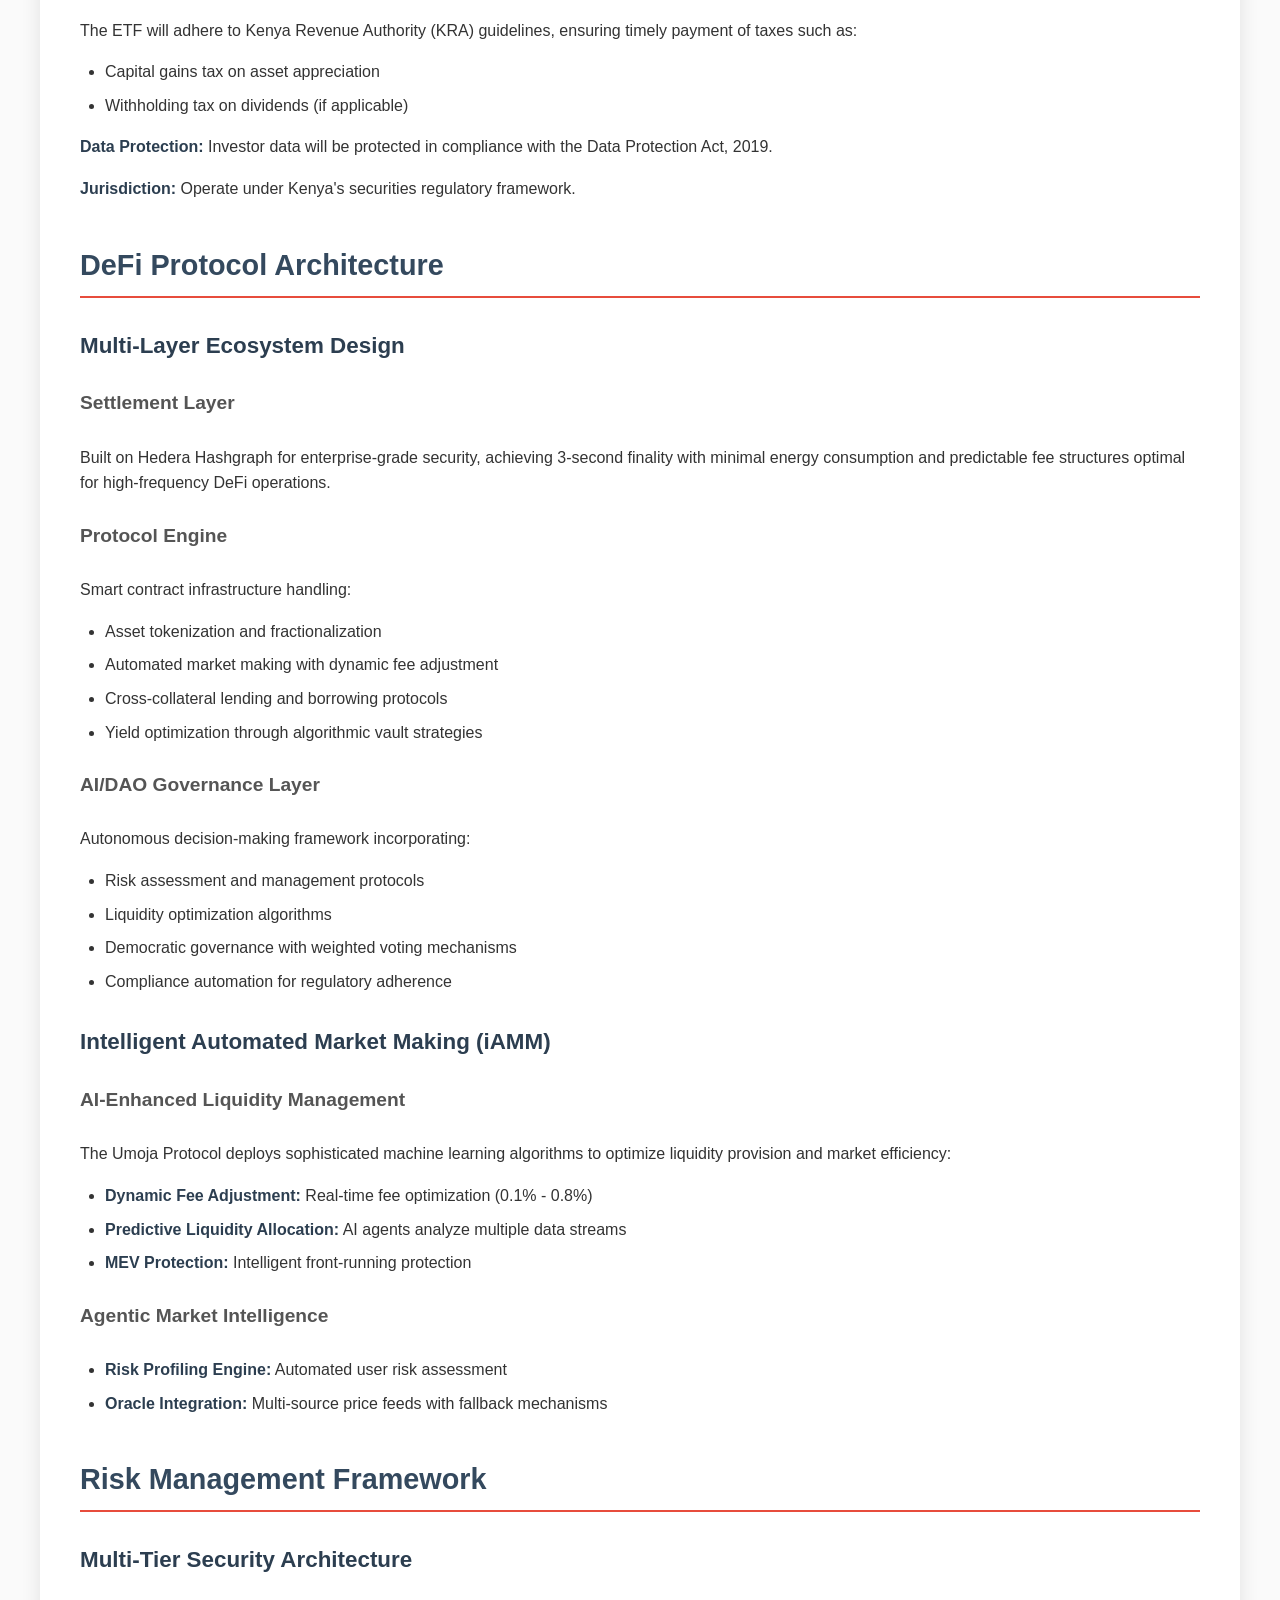
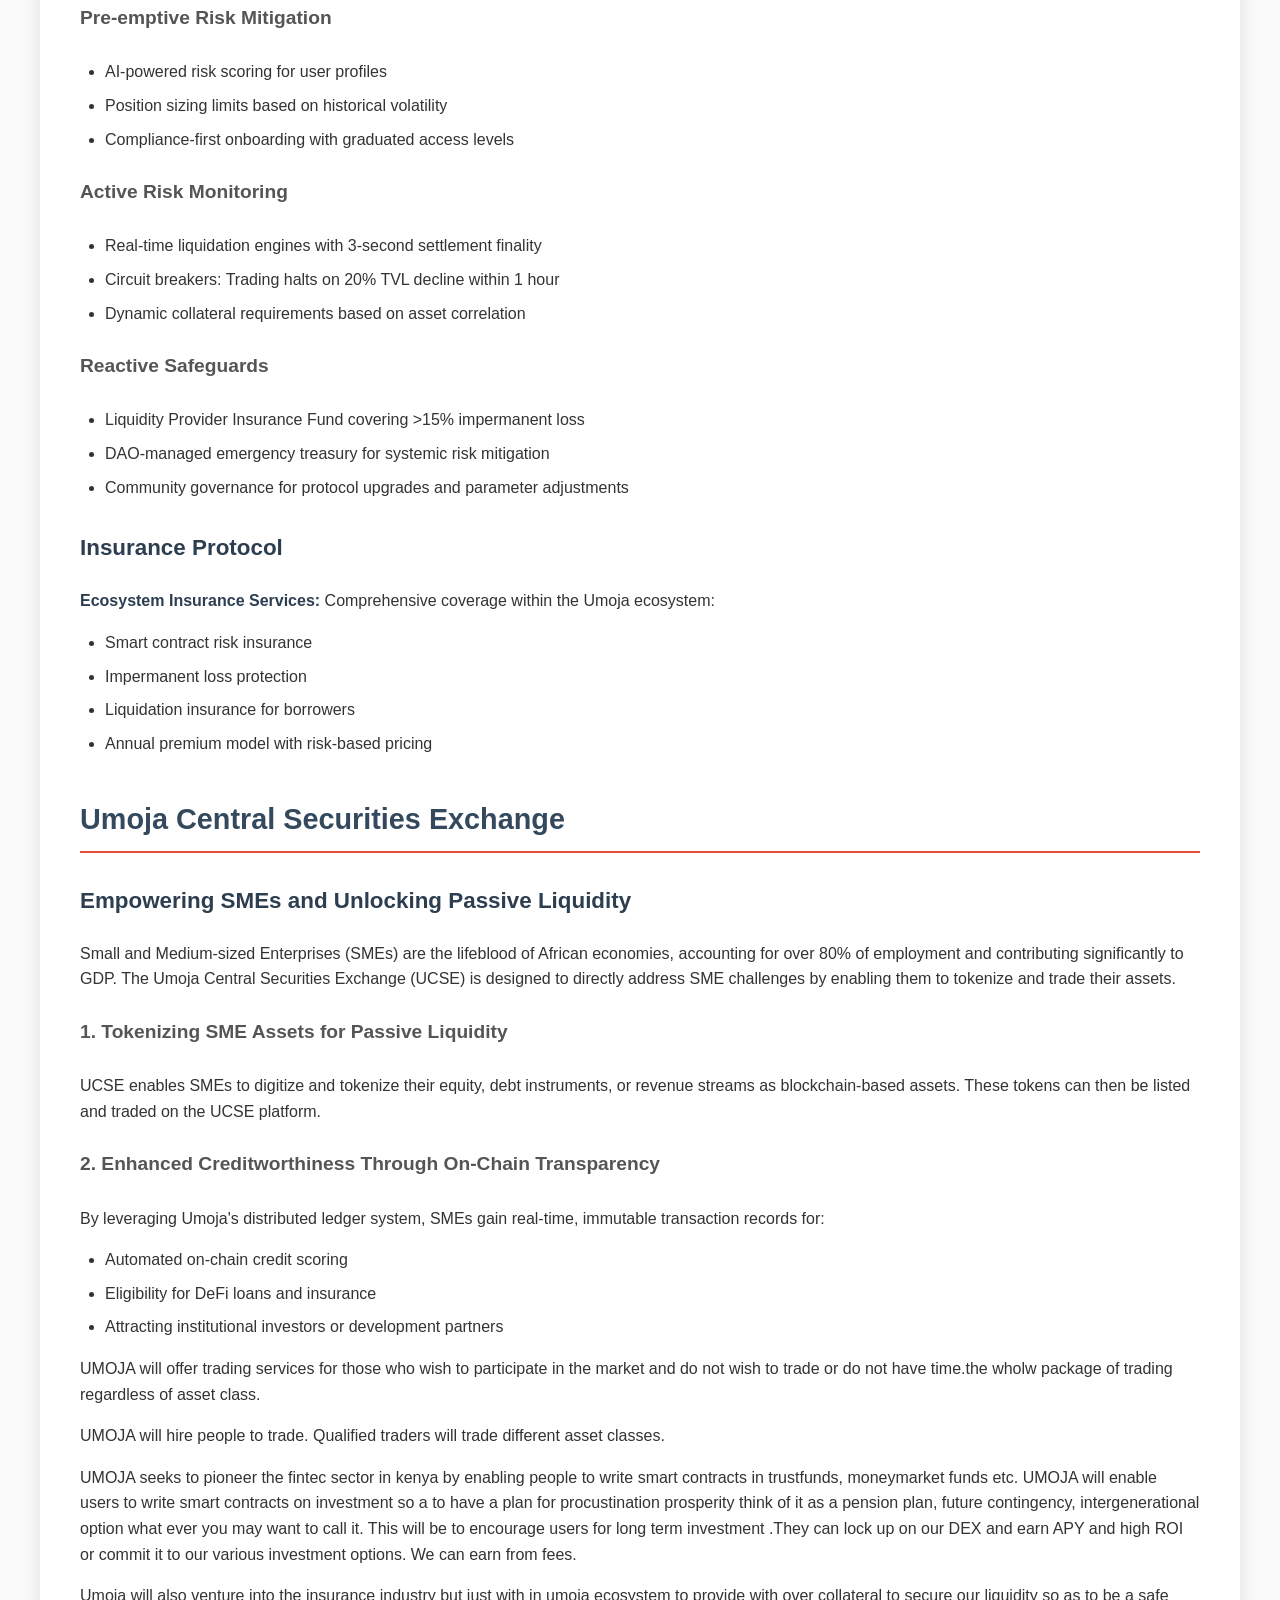
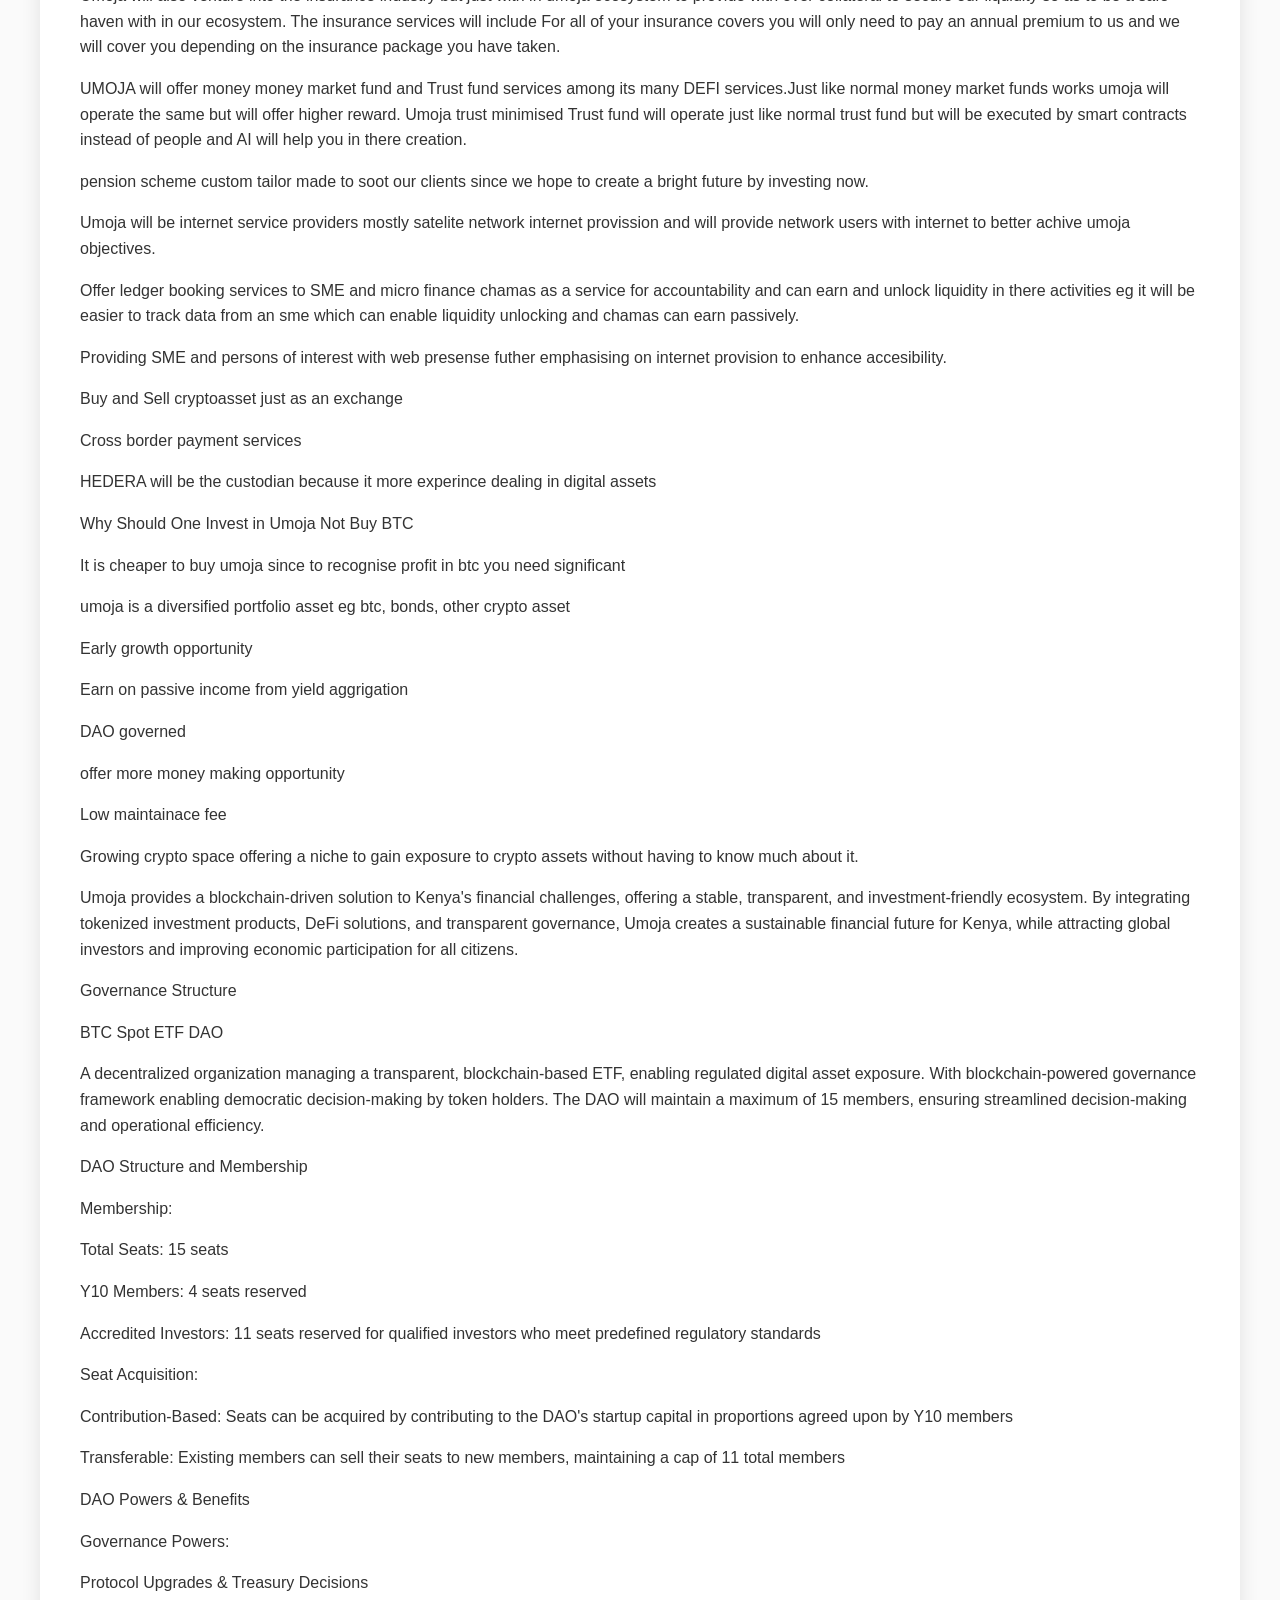
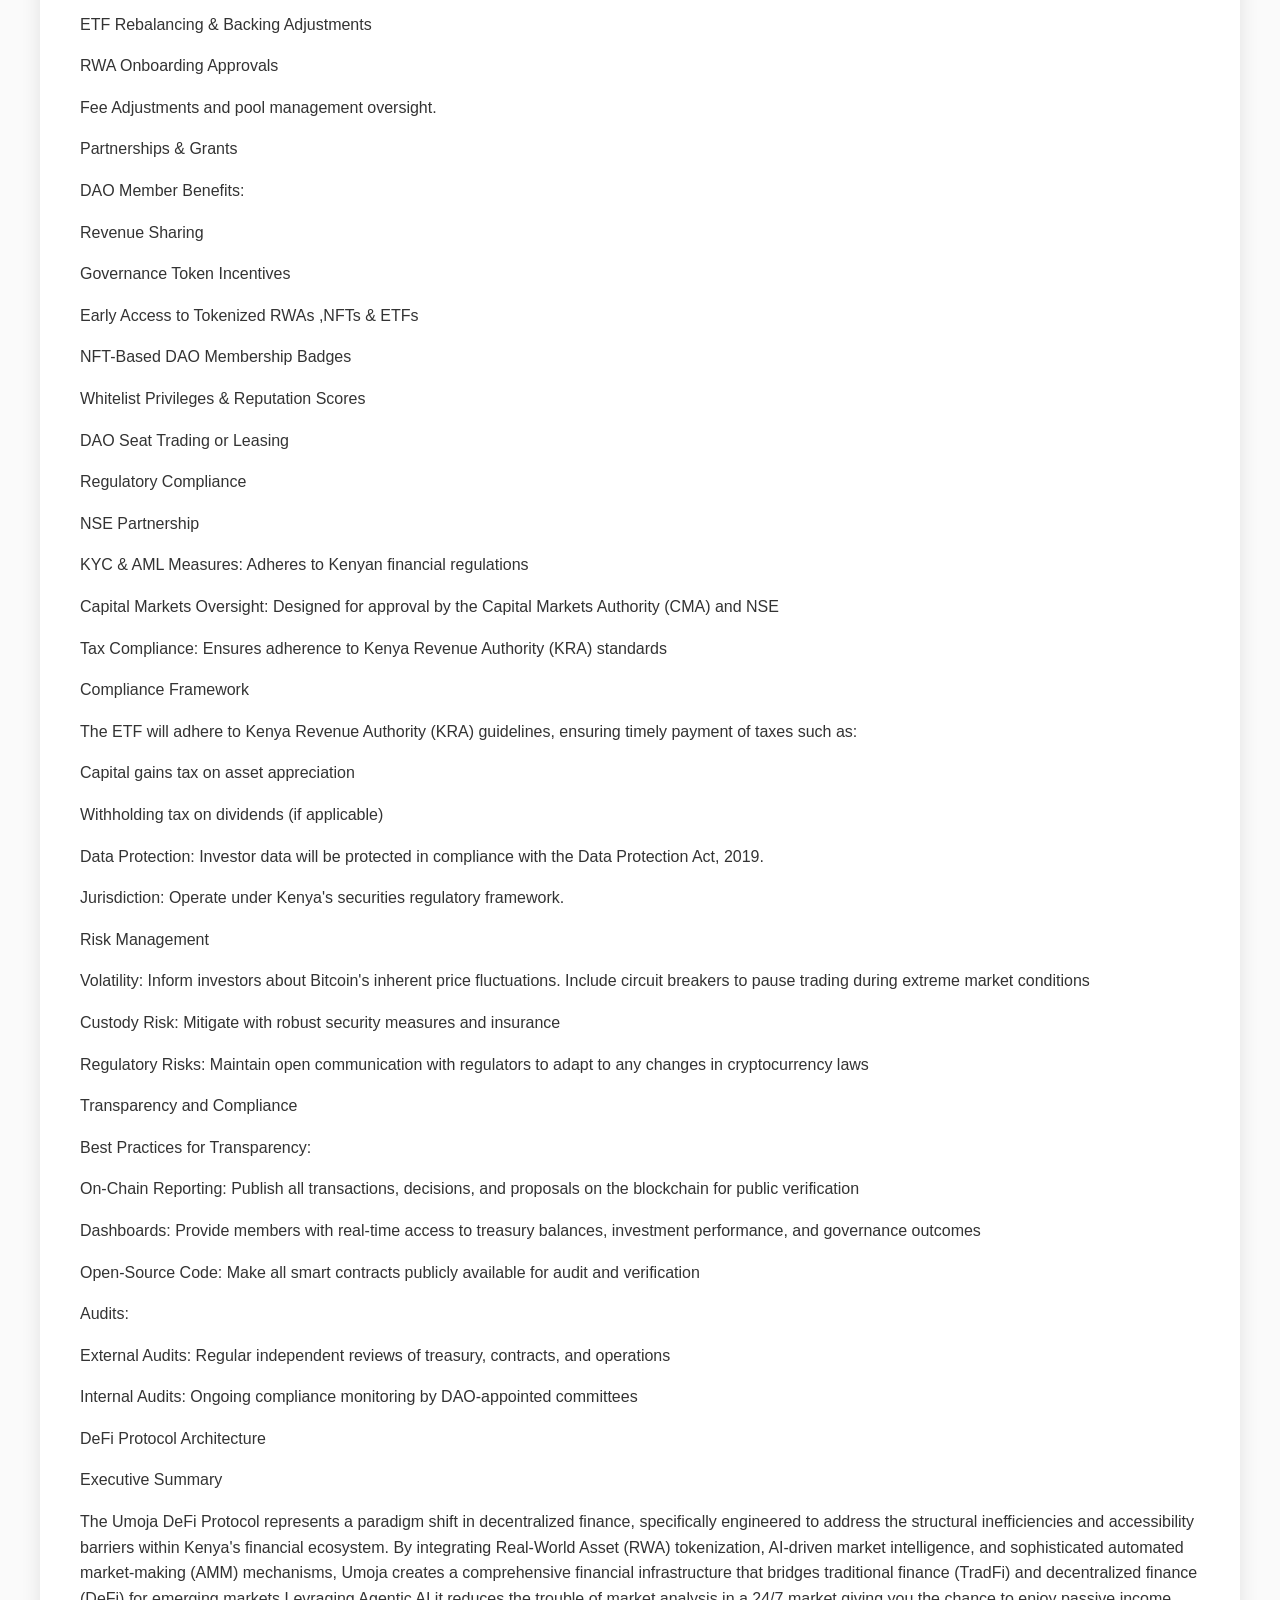
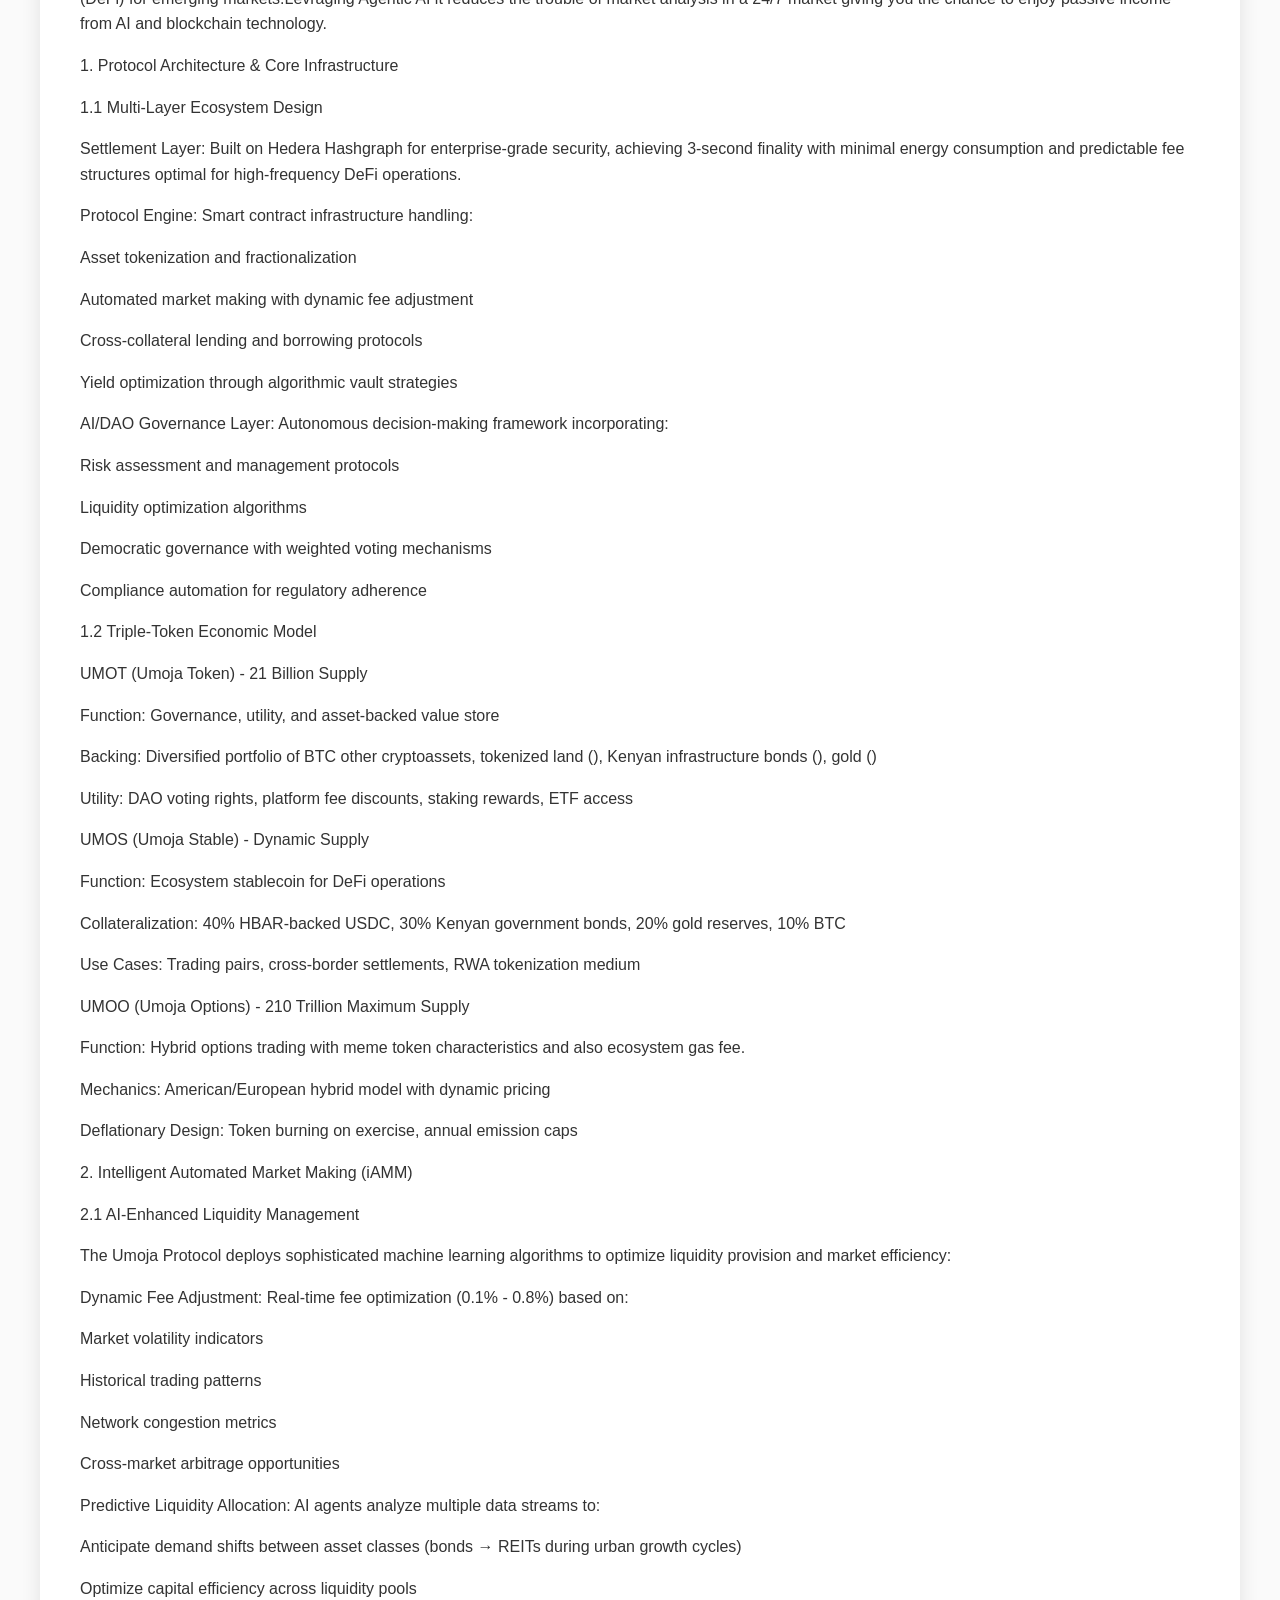
<file: front end/HISA-PPLES-CHAIN-DAPP/pages/umojawpaper.html>
<!DOCTYPE html>
<html lang="en">
<head>
    <meta charset="UTF-8">
    <meta name="viewport" content="width=device-width, initial-scale=1.0">
    <title>UMOJA HISA Whitepaper</title>
    <style>
        body {
            font-family: -apple-system, BlinkMacSystemFont, 'Segoe UI', Roboto, Oxygen, Ubuntu, Cantarell, sans-serif;
            line-height: 1.6;
            color: #333;
            max-width: 1200px;
            margin: 0 auto;
            padding: 20px;
            background-color: #fafafa;
        }
        
        .container {
            background: white;
            padding: 40px;
            border-radius: 12px;
            box-shadow: 0 4px 20px rgba(0,0,0,0.1);
        }
        
        h1 {
            color: #2c3e50;
            border-bottom: 3px solid #3498db;
            padding-bottom: 10px;
            font-size: 2.5em;
            margin-bottom: 30px;
        }
        
        h2 {
            color: #34495e;
            border-bottom: 2px solid #e74c3c;
            padding-bottom: 8px;
            margin-top: 40px;
            font-size: 1.8em;
        }
        
        h3 {
            color: #2c3e50;
            margin-top: 30px;
            font-size: 1.4em;
        }
        
        h4 {
            color: #555;
            margin-top: 25px;
            font-size: 1.2em;
        }
        
        .toc {
            background: #f8f9fa;
            padding: 25px;
            border-radius: 8px;
            margin: 30px 0;
            border-left: 4px solid #3498db;
        }
        
        .toc h2 {
            margin-top: 0;
            border-bottom: none;
            color: #2c3e50;
        }
        
        .toc ol {
            list-style-type: decimal;
            padding-left: 20px;
        }
        
        .toc li {
            margin: 8px 0;
        }
        
        .toc a {
            color: #3498db;
            text-decoration: none;
        }
        
        .toc a:hover {
            text-decoration: underline;
        }
        
        table {
            width: 100%;
            border-collapse: collapse;
            margin: 25px 0;
            box-shadow: 0 2px 8px rgba(0,0,0,0.1);
        }
        
        th, td {
            border: 1px solid #ddd;
            padding: 12px;
            text-align: left;
        }
        
        th {
            background-color: #3498db;
            color: white;
            font-weight: 600;
        }
        
        tr:nth-child(even) {
            background-color: #f8f9fa;
        }
        
        tr:hover {
            background-color: #e8f4f8;
        }
        
        .highlight {
            background: linear-gradient(120deg, #a8e6cf 0%, #dcedc1 100%);
            padding: 20px;
            border-radius: 8px;
            margin: 20px 0;
            border-left: 4px solid #27ae60;
        }
        
        .cycle-box {
            background: #fff3cd;
            border: 1px solid #ffeaa7;
            padding: 20px;
            border-radius: 8px;
            margin: 20px 0;
        }
        
        .solution-box {
            background: #d1ecf1;
            border: 1px solid #bee5eb;
            padding: 20px;
            border-radius: 8px;
            margin: 20px 0;
        }
        
        strong {
            color: #2c3e50;
        }
        
        em {
            color: #e74c3c;
            font-style: italic;
        }
        
        ul, ol {
            padding-left: 25px;
        }
        
        li {
            margin: 8px 0;
        }
        
        blockquote {
            border-left: 4px solid #3498db;
            padding-left: 20px;
            margin: 20px 0;
            font-style: italic;
            color: #555;
            background: #f8f9fa;
            padding: 15px 20px;
            border-radius: 0 8px 8px 0;
        }
        
        .token-section {
            display: grid;
            grid-template-columns: repeat(auto-fit, minmax(300px, 1fr));
            gap: 20px;
            margin: 20px 0;
        }
        
        .token-card {
            background: #f8f9fa;
            padding: 20px;
            border-radius: 8px;
            border: 2px solid #e9ecef;
        }
        
        .token-card h4 {
            margin-top: 0;
            color: #3498db;
        }
        
        .revenue-grid {
            display: grid;
            grid-template-columns: repeat(auto-fit, minmax(250px, 1fr));
            gap: 15px;
            margin: 20px 0;
        }
        
        .revenue-item {
            background: #f1f2f6;
            padding: 15px;
            border-radius: 6px;
            border-left: 4px solid #3498db;
        }
        
        .navigation {
            position: sticky;
            top: 20px;
            background: white;
            padding: 15px;
            border-radius: 8px;
            box-shadow: 0 2px 10px rgba(0,0,0,0.1);
            margin-bottom: 20px;
        }
        
        .navigation a {
            color: #3498db;
            text-decoration: none;
            margin-right: 20px;
            font-weight: 500;
        }
        
        .navigation a:hover {
            text-decoration: underline;
        }
        
        @media (max-width: 768px) {
            .container {
                padding: 20px;
            }
            
            h1 {
                font-size: 2em;
            }
            
            h2 {
                font-size: 1.5em;
            }
            
            .token-section {
                grid-template-columns: 1fr;
            }
            
            .revenue-grid {
                grid-template-columns: 1fr;
            }
            
            .navigation {
                position: static;
            }
            
            .navigation a {
                display: block;
                margin: 5px 0;
            }
        }
    </style>
</head>
<body>
    <div class="container">
        <div class="navigation">
            <a href="#executive-summary">Executive Summary</a>
            <a href="#problem">Problem</a>
            <a href="#solution">Solution</a>
            <a href="#tokenomics">Tokenomics</a>
            <a href="#governance">Governance</a>
            <a href="#defi">DeFi Protocol</a>
        </div>

        <h1>UMOJA HISA WHITEPAPER</h1>
        <p style="font-size: 1.2em; color: #7f8c8d; text-align: center; margin-bottom: 40px;">
            <strong>Revolutionizing Kenya's Securities Markets Through Blockchain Innovation</strong>
        </p>

        <div class="toc">
            <h2>Table of Contents</h2>
            <ol>
                <li><a href="#executive-summary">Executive Summary</a></li>
                <li><a href="#vision-mission">Vision & Mission</a></li>
                <li><a href="#problem-statement">Problem Statement</a></li>
                <li><a href="#solution-overview">Solution Overview</a></li>
                <li><a href="#technology-infrastructure">Technology Infrastructure</a></li>
                <li><a href="#tokenomics">Tokenomics</a></li>
                <li><a href="#business-model">Business Model</a></li>
                <li><a href="#governance-structure">Governance Structure</a></li>
                <li><a href="#regulatory-compliance">Regulatory Compliance</a></li>
                <li><a href="#defi-protocol-architecture">DeFi Protocol Architecture</a></li>
                <li><a href="#risk-management-framework">Risk Management Framework</a></li>
                <li><a href="#umoja-central-securities-exchange">Umoja Central Securities Exchange</a></li>
                <li><a href="#financial-inclusion-strategy">Financial Inclusion Strategy</a></li>
                <li><a href="#qr-payments">QR-Based Scan-to-Send Payments</a></li>
                <li><a href="#conclusion">Conclusion</a></li>
            </ol>
        </div>

        <section id="executive-summary">
            <h2>Executive Summary</h2>
            <div class="highlight">
                <p><strong>Umoja Hisa chain</strong> is a blockchain-powered financial framework designed to revolutionize Kenya's securities markets by addressing inefficiencies in democratization of finance by leveraging blockchain technology to create a transparent, efficient, and globally accessible financial network by providing <strong>liquidity, accessibility, market transparency, investor participation in tokenisation of securities</strong>.</p>
            </div>
            
            <p>Through blockchain technology, Umoja creates a <strong>more inclusive, efficient, and secure investment environment</strong>, empowering both local and foreign investors to engage in Kenya's financial markets with greater confidence and ease leading to GDP growth.</p>

            <p>At its core, the Umoja ecosystem is designed to ensure that money works for investors—helping them generate wealth, retain it, and grow it over time. By leveraging <strong>Hedera's secure, low-cost, and high-speed network</strong>, Umoja introduces <strong>tokenized securities, AI-driven market analytics, stablecoin-based trading pairs, and DeFi-powered yield farming</strong> to unlock liquidity and market efficiency.</p>

            <p>The <strong>integration of Real-World Asset (RWA) tokenization</strong> will further bridge the gap between <strong>traditional finance (TradFi) and decentralized finance (DeFi)</strong>, creating <strong>a seamless, globally accessible investment ecosystem</strong>.</p>
        </section>

        <section id="vision-mission">
            <h2>Vision & Mission</h2>
            
            <h3>Vision</h3>
            <blockquote>
                "To democratize finance and unlock prosperity for all by leveraging blockchain technology, creating a transparent, efficient, and globally accessible investment ecosystem where wealth is not just accumulated—but strategically grown, retained, and shared thanks to the digital economy."
            </blockquote>

            <h3>Mission</h3>
            <blockquote>
                "Umoja revolutionizes Kenya's and Africa's financial markets by bridging traditional finance with decentralized innovation. Through tokenized securities, AI-driven analytics, and DeFi-powered liquidity solutions, we empower retail and institutional investors with: Access, Transparency, Efficiency, Education, and Compliance."
            </blockquote>
        </section>

        <section id="problem-statement">
            <h2>Problem Statement</h2>

            <h3>The Economic Crisis Cycle</h3>
            <div class="cycle-box">
                <h4>Kenya's Financial Exclusion Trap</h4>
                <p>Kenya is caught in a <strong>destructive cycle of financial exclusion</strong> that keeps wealth concentrated among the few while the majority remain locked out of prosperity-building opportunities.</p>
                
                <p><strong>The Vicious Cycle:</strong></p>
                <p style="text-align: center; font-weight: bold; color: #e74c3c;">
                    Financial Exclusion → Trapped Capital → Sluggish GDP Growth → Government Over-Borrowing → Higher Taxes & Interest Rates → Deepened Exclusion → Cycle Intensifies
                </p>
            </div>

            <h4>Stage 1: Systemic Financial Exclusion</h4>
            <p><strong>The Reality:</strong> 80% of Kenyans cannot access meaningful investment opportunities. High minimum thresholds for stocks (KSh 100,000+), bonds (KSh 50,000+), and real estate (millions) lock out ordinary citizens. Meanwhile, <strong>trillions of shillings in rural land assets</strong> sit idle, generating zero income for owners who cannot monetize their wealth.</p>

            <h4>Stage 2: Stunted Economic Performance</h4>
            <p><strong>The Reality:</strong> Without broad-based capital participation, Kenya's GDP growth stagnates below its potential. Youth unemployment exceeds 40% because small businesses cannot access capital markets to expand and create jobs.</p>

            <h4>Stage 3: The Debt Dependency Trap</h4>
            <p><strong>The Reality:</strong> Faced with sluggish growth and unable to mobilize domestic capital, the government borrows heavily from international markets. Kenya's debt-to-GDP ratio has reached dangerous levels, with <strong>over 70% of tax revenues</strong> now going to debt servicing instead of development.</p>

            <h4>Stage 4: The Taxation Squeeze</h4>
            <p><strong>The Reality:</strong> To service mounting debt, the government raises taxes and interest rates. This makes borrowing expensive for businesses and individuals, further suppressing economic activity.</p>

            <h4>Stage 5: Widening Inequality & Deepened Exclusion</h4>
            <p><strong>The Reality:</strong> As investment becomes more expensive and exclusive, the wealth gap expands exponentially. Those with existing capital benefit from high interest rates and exclusive investment opportunities, while the majority falls further behind economically.</p>

            <h3>The Three Critical Bottlenecks</h3>
            <ol>
                <li><strong>The Liquidity Freeze:</strong> Trillions of shillings worth of value locked in illiquid assets</li>
                <li><strong>The Access Fortress:</strong> A two-tier financial system where sophisticated investment products remain exclusive to wealthy individuals</li>
                <li><strong>The Trust Vacuum:</strong> Opaque financial systems, corruption scandals, and complex bureaucracy</li>
            </ol>
        </section>

        <section id="solution-overview">
            <h2>Solution Overview</h2>

            <div class="solution-box">
                <h3>UMOJA Ecosystem Framework</h3>
                <p><strong>UMOJA Ecosystem</strong> is a blockchain-powered financial framework designed to revolutionize Kenya's securities markets by addressing inefficiencies in democratization of finance by leveraging blockchain technology to create a transparent, efficient, and globally accessible financial network.</p>
            </div>

            <h3>How UMOJA Breaks the Cycle Permanently</h3>

            <h4>Breaking Stage 1: True Financial Democratization</h4>
            <ul>
                <li><strong>Fractional Investment Revolution:</strong> Start building wealth with just KSh 100 through tokenized real estate, land, Bitcoin, gold, and infrastructure bonds</li>
                <li><strong>M-Pesa Integration:</strong> Leverage Kenya's existing mobile money infrastructure for seamless, instant onboarding</li>
                <li><strong>24/7 Global Markets:</strong> Trade and invest anytime, removing traditional banking hour limitations</li>
                <li><strong>Zero Knowledge KYC:</strong> Maintain privacy while meeting compliance requirements</li>
            </ul>

            <h4>Breaking Stage 2: Unlocking Trapped Value & Accelerating Growth</h4>
            <ul>
                <li><strong>Tokenization as a Service (TaaS):</strong> Convert illiquid land and real estate into instantly tradeable digital tokens</li>
                <li><strong>Instant Liquidity Access:</strong> Land owners receive UMOS stablecoins immediately while retaining ownership benefits</li>
                <li><strong>Rural Economic Activation:</strong> Transform idle rural assets into income-generating investments</li>
                <li><strong>SME Capital Markets:</strong> Enable small businesses to tokenize assets and access capital</li>
            </ul>

            <h4>Breaking Stage 3: Building Domestic Capital & Reducing Debt Dependency</h4>
            <ul>
                <li><strong>Global Capital Attraction:</strong> Tokenized Kenyan assets become accessible to international investors</li>
                <li><strong>Domestic Capital Formation:</strong> Pool millions of small investments into large-scale productive projects</li>
                <li><strong>Diversified Asset Backing:</strong> UMOT backed by Bitcoin, gold, infrastructure bonds, and real estate</li>
                <li><strong>Revenue Without Borrowing:</strong> Generate government revenue through tokenized infrastructure bonds</li>
            </ul>
        </section>

        <section id="technology-infrastructure">
            <h2>Technology Infrastructure</h2>

            <h3>Hedera Hashgraph Integration</h3>
            <p>By leveraging <strong>Hedera's secure, low-cost, and high-speed network</strong>, Umoja introduces <strong>tokenized securities, AI-driven market analytics, stablecoin-based trading pairs, and DeFi-powered yield farming</strong> to unlock liquidity and market efficiency.</p>

            <h3>The AGENTIC AI-Powered Future</h3>
            <p>The fusion of Agentic AI and automated market makers (AMMs) is revolutionizing DeFi, transforming static protocols into self-optimizing ecosystems. Platforms like Umoja leverage AI to dynamically manage liquidity, predict market shifts, and personalize strategies in real time.</p>

            <div class="highlight">
                <p><strong>Key Benefits:</strong></p>
                <ul>
                    <li>Dynamic liquidity management</li>
                    <li>Predictive market analysis</li>
                    <li>Automated optimization strategies</li>
                    <li>Real-time risk assessment</li>
                </ul>
            </div>
        </section>

        <section id="tokenomics">
            <h2>Tokenomics</h2>

            <h3>Triple-Token Model</h3>
            <p>UMOJA TOKEN is an ETF that tracks the spot price of HBAR , Bitcoin.ℏ, infrastructure bonds, Gold, Umoja land, real estate and REITs ,DOVU ,SAUCE , BONZO, HSUITE , BNK , BTCH Infrastructure Bonds, REITS and Real Estate. UMOJA Ecosystem is focused on longevity and principle of compounding so as to be able to build wealth.</p>

            <div class="token-section">
                <div class="token-card">
                    <h4>Umoja Token (UMOT)</h4>
                    <p><strong>Supply:</strong> 21 Billion</p>
                    <p><strong>Function:</strong> Governance + Utility + ETF Backed</p>
                    <p><strong>Backing:</strong> Governance + Utility + ETF Backed. Pricing includes HBAR , Bitcoin.ℏ, infrastructure bonds, Gold, Umoja land, real estate and REITs ,DOVU ,SAUCE , BONZO, HSUITE , BNK , BTCH</p>
                </div>

                <div class="token-card">
                    <h4>Umoja Stable (UMOS)</h4>
                    <p><strong>Supply:</strong> Infinite (dynamically minted)</p>
                    <p><strong>Function:</strong> Ecosystem stablecoin</p>
                    <p><strong>Backing:</strong> 10% BTC, 20% Gold, 40% HBAR USDC backed, 30% Kenyan infrastructure bonds</p>
                </div>

                <div class="token-card">
                    <h4>Umoja Options Token (UMOO)</h4>
                    <p><strong>Supply:</strong> 210 Billion</p>
                    <p><strong>Function:</strong> Options trading, speculation, hedging + ecosystem gas fees</p>
                    <p><strong>Mechanics:</strong> Hybrid American/European model with dynamic pricing</p>
                </div>
            </div>

            <h3>Economic Model</h3>
            <p>The Umoja ecosystem is designed for <strong>sustainable token utility</strong>, <strong>value capture</strong>, and <strong>growth-linked supply logic</strong>.</p>

            <div class="highlight">
                <p><strong>Value Loop:</strong> Token utility → Ecosystem demand → Fee capture → Treasury growth → Reinvestment in platform → Increased utility</p>
            </div>
        </section>

        <section id="business-model">
            <h2>Business Model</h2>

            <h3>Primary Revenue Streams</h3>

            <table>
                <thead>
                    <tr>
                        <th>Revenue Stream</th>
                        <th>Description</th>
                        <th>Est. % of Total Revenue</th>
                    </tr>
                </thead>
                <tbody>
                    <tr>
                        <td>Tokenization as a Service (TaaS)</td>
                        <td>Fees from tokenizing land, real estate, REITs, and infrastructure assets</td>
                        <td>25%</td>
                    </tr>
                    <tr>
                        <td>Transaction Fees</td>
                        <td>Trading fees, staking, farming, pool swaps, and stablecoin transfers</td>
                        <td>20%</td>
                    </tr>
                    <tr>
                        <td>ETF Management & Entry Fees</td>
                        <td>Fees from entry into Umoja's Bitcoin and RWA-backed ETFs</td>
                        <td>15%</td>
                    </tr>
                    <tr>
                        <td>Options Premiums (UMOO)</td>
                        <td>Sale of options contracts, liquidation/cancellation penalties</td>
                        <td>20%</td>
                    </tr>
                    <tr>
                        <td>AI Vault Performance Fees</td>
                        <td>Percentage cut from profits in yield-optimized vaults</td>
                        <td>10%</td>
                    </tr>
                    <tr>
                        <td>Analytics Subscriptions</td>
                        <td>Revenue from premium on-chain data and predictive market tools</td>
                        <td>5%</td>
                    </tr>
                    <tr>
                        <td>Treasury Investments</td>
                        <td>Gains from reinvesting ecosystem treasury</td>
                        <td>5%</td>
                    </tr>
                </tbody>
            </table>

            <h3>Why Should One Invest in Umoja Not Buy BTC</h3>
            <ol>
                <li>It is cheaper to buy umoja since to recognise profit in btc you need significant capital</li>
                <li>Umoja is a diversified portfolio asset (BTC, bonds, other crypto assets)</li>
                <li>Early growth opportunity</li>
                <li>Earn passive income from yield aggregation</li>
                <li>DAO governed</li>
                <li>Offers more money-making opportunities</li>
                <li>Low maintenance fees</li>
                <li>Growing crypto space offering a niche to gain exposure to crypto assets without having to know much about it</li>
            </ol>
        </section>

        <section id="governance-structure">
            <h2>Governance Structure</h2>

            <h3>BTC Spot ETF DAO</h3>
            <p>A decentralized organization managing a <strong>transparent, blockchain-based ETF</strong>, enabling regulated digital asset exposure. The DAO will maintain a maximum of 15 members, ensuring streamlined decision-making and operational efficiency.</p>

            <h4>DAO Structure and Membership</h4>
            <ul>
                <li><strong>Total Seats:</strong> 15 seats</li>
                <li><strong>Y10 Members:</strong> 4 seats reserved</li>
                <li><strong>Accredited Investors:</strong> 11 seats reserved for qualified investors</li>
            </ul>

            <h4>DAO Powers & Benefits</h4>
            <p><strong>Governance Powers:</strong></p>
            <ul>
                <li>Protocol Upgrades & Treasury Decisions</li>
                <li>ETF Rebalancing & Backing Adjustments</li>
                <li>RWA Onboarding Approvals</li>
                <li>Fee Adjustments and pool management oversight</li>
                <li>Partnerships & Grants</li>
            </ul>

            <p><strong>DAO Member Benefits:</strong></p>
            <ul>
                <li>Revenue Sharing</li>
                <li>Governance Token Incentives</li>
                <li>Early Access to Tokenized RWAs, NFTs & ETFs</li>
                <li>NFT-Based DAO Membership Badges</li>
                <li>Whitelist Privileges & Reputation Scores</li>
                <li>DAO Seat Trading or Leasing</li>
            </ul>
        </section>

        <section id="regulatory-compliance">
            <h2>Regulatory Compliance</h2>

            <h3>NSE Partnership</h3>
            <ul>
                <li><strong>KYC & AML Measures:</strong> Adheres to Kenyan financial regulations</li>
                <li><strong>Capital Markets Oversight:</strong> Designed for approval by the Capital Markets Authority (CMA) and NSE</li>
                <li><strong>Tax Compliance:</strong> Ensures adherence to Kenya Revenue Authority (KRA) standards</li>
            </ul>

            <h4>Compliance Framework</h4>
            <p>The ETF will adhere to Kenya Revenue Authority (KRA) guidelines, ensuring timely payment of taxes such as:</p>
            <ul>
                <li>Capital gains tax on asset appreciation</li>
                <li>Withholding tax on dividends (if applicable)</li>
            </ul>

            <p><strong>Data Protection:</strong> Investor data will be protected in compliance with the Data Protection Act, 2019.</p>
            <p><strong>Jurisdiction:</strong> Operate under Kenya's securities regulatory framework.</p>
        </section>

        <section id="defi-protocol-architecture">
            <h2>DeFi Protocol Architecture</h2>

            <h3>Multi-Layer Ecosystem Design</h3>

            <h4>Settlement Layer</h4>
            <p>Built on Hedera Hashgraph for enterprise-grade security, achieving 3-second finality with minimal energy consumption and predictable fee structures optimal for high-frequency DeFi operations.</p>

            <h4>Protocol Engine</h4>
            <p>Smart contract infrastructure handling:</p>
            <ul>
                <li>Asset tokenization and fractionalization</li>
                <li>Automated market making with dynamic fee adjustment</li>
                <li>Cross-collateral lending and borrowing protocols</li>
                <li>Yield optimization through algorithmic vault strategies</li>
            </ul>

            <h4>AI/DAO Governance Layer</h4>
            <p>Autonomous decision-making framework incorporating:</p>
            <ul>
                <li>Risk assessment and management protocols</li>
                <li>Liquidity optimization algorithms</li>
                <li>Democratic governance with weighted voting mechanisms</li>
                <li>Compliance automation for regulatory adherence</li>
            </ul>

            <h3>Intelligent Automated Market Making (iAMM)</h3>

            <h4>AI-Enhanced Liquidity Management</h4>
            <p>The Umoja Protocol deploys sophisticated machine learning algorithms to optimize liquidity provision and market efficiency:</p>

            <ul>
                <li><strong>Dynamic Fee Adjustment:</strong> Real-time fee optimization (0.1% - 0.8%)</li>
                <li><strong>Predictive Liquidity Allocation:</strong> AI agents analyze multiple data streams</li>
                <li><strong>MEV Protection:</strong> Intelligent front-running protection</li>
            </ul>

            <h4>Agentic Market Intelligence</h4>
            <ul>
                <li><strong>Risk Profiling Engine:</strong> Automated user risk assessment</li>
                <li><strong>Oracle Integration:</strong> Multi-source price feeds with fallback mechanisms</li>
            </ul>
        </section>

        <section id="risk-management-framework">
            <h2>Risk Management Framework</h2>

            <h3>Multi-Tier Security Architecture</h3>

            <h4>Pre-emptive Risk Mitigation</h4>
            <ul>
                <li>AI-powered risk scoring for user profiles</li>
                <li>Position sizing limits based on historical volatility</li>
                <li>Compliance-first onboarding with graduated access levels</li>
            </ul>

            <h4>Active Risk Monitoring</h4>
            <ul>
                <li>Real-time liquidation engines with 3-second settlement finality</li>
                <li>Circuit breakers: Trading halts on 20% TVL decline within 1 hour</li>
                <li>Dynamic collateral requirements based on asset correlation</li>
            </ul>

            <h4>Reactive Safeguards</h4>
            <ul>
                <li>Liquidity Provider Insurance Fund covering >15% impermanent loss</li>
                <li>DAO-managed emergency treasury for systemic risk mitigation</li>
                <li>Community governance for protocol upgrades and parameter adjustments</li>
            </ul>

            <h3>Insurance Protocol</h3>
            <p><strong>Ecosystem Insurance Services:</strong> Comprehensive coverage within the Umoja ecosystem:</p>
            <ul>
                <li>Smart contract risk insurance</li>
                <li>Impermanent loss protection</li>
                <li>Liquidation insurance for borrowers</li>
                <li>Annual premium model with risk-based pricing</li>
            </ul>
        </section>

        <section id="umoja-central-securities-exchange">
            <h2>Umoja Central Securities Exchange</h2>

            <h3>Empowering SMEs and Unlocking Passive Liquidity</h3>
            <p>Small and Medium-sized Enterprises (SMEs) are the lifeblood of African economies, accounting for over 80% of employment and contributing significantly to GDP. The Umoja Central Securities Exchange (UCSE) is designed to directly address SME challenges by enabling them to tokenize and trade their assets.</p>

            <h4>1. Tokenizing SME Assets for Passive Liquidity</h4>
            <p>UCSE enables SMEs to digitize and tokenize their equity, debt instruments, or revenue streams as blockchain-based assets. These tokens can then be listed and traded on the UCSE platform.</p>

            <h4>2. Enhanced Creditworthiness Through On-Chain Transparency</h4>
            <p>By leveraging Umoja's distributed ledger system, SMEs gain real-time, immutable transaction records for:</p>
            <ul>
                <li>Automated on-chain credit scoring</li>
                <li>Eligibility for DeFi loans and insurance</li>
                <li>Attracting institutional investors or development partners</li>
            </ul>

            <!DOCTYPE html>
<html>
<head>
    <title>UMOJA Project</title>
    <style>
        body { font-family: Arial, sans-serif; line-height: 1.6; }
        p { margin-bottom: 15px; }
    </style>
</head>
<body>
    <p>UMOJA will offer trading services for those who wish to participate in the market and do not wish to trade or do not have time.the wholw package of trading regardless of asset class.</p>
    
    <p>UMOJA will hire people to trade. Qualified traders will trade different asset classes.</p>
    
    <p>UMOJA seeks to pioneer the fintec sector in kenya by enabling people to write smart contracts in trustfunds, moneymarket funds etc. UMOJA will enable users to write smart contracts on investment so a to have a plan for procustination prosperity think of it as a pension plan, future contingency, intergenerational option what ever you may want to call it. This will be to encourage users for long term investment .They can lock up on our DEX and earn APY and high ROI or commit it to our various investment options. We can earn from fees.</p>
    
    <p>Umoja will also venture into the insurance industry but just with in umoja ecosystem to provide with over collateral to secure our liquidity so as to be a safe haven with in our ecosystem. The insurance services will include For all of your insurance covers you will only need to pay an annual premium to us and we will cover you depending on the insurance package you have taken.</p>
    
    <p>UMOJA will offer money money market fund and Trust fund services among its many DEFI services.Just like normal money market funds works umoja will operate the same but will offer higher reward. Umoja trust minimised Trust fund will operate just like normal trust fund but will be executed by smart contracts instead of people and AI will help you in there creation.</p>
    
    <p>pension scheme custom tailor made to soot our clients since we hope to create a bright future by investing now.</p>
    
    <p>Umoja will be internet service providers mostly satelite network internet provission and will provide network users with internet to better achive umoja objectives.</p>
    
    <p>Offer ledger booking services to SME and micro finance chamas as a service for accountability and can earn and unlock liquidity in there activities eg it will be easier to track data from an sme which can enable liquidity unlocking and chamas can earn passively.</p>
    
    <p>Providing SME and persons of interest with web presense futher emphasising on internet provision to enhance accesibility.</p>
    
    <p>Buy and Sell cryptoasset just as an exchange</p>
    
    <p>Cross border payment services</p>
    
    <p>HEDERA will be the custodian because it more experince dealing in digital assets</p>
    
    <p>Why Should One Invest in Umoja Not Buy BTC</p>
    <p>It is cheaper to buy umoja since to recognise profit in btc you need significant</p>
    <p>umoja is a diversified portfolio asset eg btc, bonds, other crypto asset</p>
    <p>Early growth opportunity</p>
    <p>Earn on passive income from yield aggrigation</p>
    <p>DAO governed</p>
    <p>offer more money making opportunity</p>
    <p>Low maintainace fee</p>
    <p>Growing crypto space offering a niche to gain exposure to crypto assets without having to know much about it.</p>
    <p>Umoja provides a blockchain-driven solution to Kenya's financial challenges, offering a stable, transparent, and investment-friendly ecosystem. By integrating tokenized investment products, DeFi solutions, and transparent governance, Umoja creates a sustainable financial future for Kenya, while attracting global investors and improving economic participation for all citizens.</p>
    
    <p>Governance Structure</p>
    <p>BTC Spot ETF DAO</p>
    <p>A decentralized organization managing a transparent, blockchain-based ETF, enabling regulated digital asset exposure. With blockchain-powered governance framework enabling democratic decision-making by token holders. The DAO will maintain a maximum of 15 members, ensuring streamlined decision-making and operational efficiency.</p>
    
    <p>DAO Structure and Membership</p>
    <p>Membership:</p>
    <p>Total Seats: 15 seats</p>
    <p>Y10 Members: 4 seats reserved</p>
    <p>Accredited Investors: 11 seats reserved for qualified investors who meet predefined regulatory standards</p>
    <p>Seat Acquisition:</p>
    <p>Contribution-Based: Seats can be acquired by contributing to the DAO's startup capital in proportions agreed upon by Y10 members</p>
    <p>Transferable: Existing members can sell their seats to new members, maintaining a cap of 11 total members</p>
    
    <p>DAO Powers &amp; Benefits</p>
    <p>Governance Powers:</p>
    <p>Protocol Upgrades &amp; Treasury Decisions</p>
    <p>ETF Rebalancing &amp; Backing Adjustments</p>
    <p>RWA Onboarding Approvals</p>
    <p>Fee Adjustments and pool management oversight.</p>
    <p>Partnerships &amp; Grants</p>
    <p>DAO Member Benefits:</p>
    <p>Revenue Sharing</p>
    <p>Governance Token Incentives</p>
    <p>Early Access to Tokenized RWAs ,NFTs &amp; ETFs</p>
    <p>NFT-Based DAO Membership Badges</p>
    <p>Whitelist Privileges &amp; Reputation Scores</p>
    <p>DAO Seat Trading or Leasing</p>
    
    <p>Regulatory Compliance</p>
    <p>NSE Partnership</p>
    <p>KYC &amp; AML Measures: Adheres to Kenyan financial regulations</p>
    <p>Capital Markets Oversight: Designed for approval by the Capital Markets Authority (CMA) and NSE</p>
    <p>Tax Compliance: Ensures adherence to Kenya Revenue Authority (KRA) standards</p>
    
    <p>Compliance Framework</p>
    <p>The ETF will adhere to Kenya Revenue Authority (KRA) guidelines, ensuring timely payment of taxes such as:</p>
    <p>Capital gains tax on asset appreciation</p>
    <p>Withholding tax on dividends (if applicable)</p>
    <p>Data Protection: Investor data will be protected in compliance with the Data Protection Act, 2019.</p>
    <p>Jurisdiction: Operate under Kenya's securities regulatory framework.</p>
    
    <p>Risk Management</p>
    <p>Volatility: Inform investors about Bitcoin's inherent price fluctuations. Include circuit breakers to pause trading during extreme market conditions</p>
    <p>Custody Risk: Mitigate with robust security measures and insurance</p>
    <p>Regulatory Risks: Maintain open communication with regulators to adapt to any changes in cryptocurrency laws</p>
    
    <p>Transparency and Compliance</p>
    <p>Best Practices for Transparency:</p>
    <p>On-Chain Reporting: Publish all transactions, decisions, and proposals on the blockchain for public verification</p>
    <p>Dashboards: Provide members with real-time access to treasury balances, investment performance, and governance outcomes</p>
    <p>Open-Source Code: Make all smart contracts publicly available for audit and verification</p>
    <p>Audits:</p>
    <p>External Audits: Regular independent reviews of treasury, contracts, and operations</p>
    <p>Internal Audits: Ongoing compliance monitoring by DAO-appointed committees</p>
    
    <p>DeFi Protocol Architecture</p>
    <p>Executive Summary</p>
    <p>The Umoja DeFi Protocol represents a paradigm shift in decentralized finance, specifically engineered to address the structural inefficiencies and accessibility barriers within Kenya's financial ecosystem. By integrating Real-World Asset (RWA) tokenization, AI-driven market intelligence, and sophisticated automated market-making (AMM) mechanisms, Umoja creates a comprehensive financial infrastructure that bridges traditional finance (TradFi) and decentralized finance (DeFi) for emerging markets.Levraging Agentic AI it reduces the trouble of market analysis in a 24/7 market giving you the chance to enjoy passive income from AI and blockchain technology.</p>
    
    <p>1. Protocol Architecture &amp; Core Infrastructure</p>
    <p>1.1 Multi-Layer Ecosystem Design</p>
    <p>Settlement Layer: Built on Hedera Hashgraph for enterprise-grade security, achieving 3-second finality with minimal energy consumption and predictable fee structures optimal for high-frequency DeFi operations.</p>
    <p>Protocol Engine: Smart contract infrastructure handling:</p>
    <p>Asset tokenization and fractionalization</p>
    <p>Automated market making with dynamic fee adjustment</p>
    <p>Cross-collateral lending and borrowing protocols</p>
    <p>Yield optimization through algorithmic vault strategies</p>
    <p>AI/DAO Governance Layer: Autonomous decision-making framework incorporating:</p>
    <p>Risk assessment and management protocols</p>
    <p>Liquidity optimization algorithms</p>
    <p>Democratic governance with weighted voting mechanisms</p>
    <p>Compliance automation for regulatory adherence</p>
    
    <p>1.2 Triple-Token Economic Model</p>
    <p>UMOT (Umoja Token) - 21 Billion Supply</p>
    <p>Function: Governance, utility, and asset-backed value store</p>
    <p>Backing: Diversified portfolio of BTC other cryptoassets, tokenized land (), Kenyan infrastructure bonds (), gold ()</p>
    <p>Utility: DAO voting rights, platform fee discounts, staking rewards, ETF access</p>
    <p>UMOS (Umoja Stable) - Dynamic Supply</p>
    <p>Function: Ecosystem stablecoin for DeFi operations</p>
    <p>Collateralization: 40% HBAR-backed USDC, 30% Kenyan government bonds, 20% gold reserves, 10% BTC</p>
    <p>Use Cases: Trading pairs, cross-border settlements, RWA tokenization medium</p>
    <p>UMOO (Umoja Options) - 210 Trillion Maximum Supply</p>
    <p>Function: Hybrid options trading with meme token characteristics and also ecosystem gas fee.</p>
    <p>Mechanics: American/European hybrid model with dynamic pricing</p>
    <p>Deflationary Design: Token burning on exercise, annual emission caps</p>
    
    <p>2. Intelligent Automated Market Making (iAMM)</p>
    <p>2.1 AI-Enhanced Liquidity Management</p>
    <p>The Umoja Protocol deploys sophisticated machine learning algorithms to optimize liquidity provision and market efficiency:</p>
    <p>Dynamic Fee Adjustment: Real-time fee optimization (0.1% - 0.8%) based on:</p>
    <p>Market volatility indicators</p>
    <p>Historical trading patterns</p>
    <p>Network congestion metrics</p>
    <p>Cross-market arbitrage opportunities</p>
    <p>Predictive Liquidity Allocation: AI agents analyze multiple data streams to:</p>
    <p>Anticipate demand shifts between asset classes (bonds → REITs during urban growth cycles)</p>
    <p>Optimize capital efficiency across liquidity pools</p>
    <p>Minimize impermanent loss through proactive rebalancing</p>
    <p>MEV Protection: Intelligent front-running protection through:</p>
    <p>Batch transaction processing and different linked nodes to prevent one node attack.</p>
    <p>Time-weighted average pricing (TWAP) for large orders</p>
    <p>Threshold-based slippage controls</p>
    
    <p>2.2 Agentic Market Intelligence</p>
    <p>Risk Profiling Engine: Automated user risk assessment generating "Risk IDs" that:</p>
    <p>Customize product offerings based on individual risk tolerance</p>
    <p>Implement dynamic position limits</p>
    <p>Provide personalized yield optimization strategies</p>
    <p>Oracle Integration: Multi-source price feeds with fallback mechanisms:</p>
    <p>Primary: Hedera consensus-based oracles</p>
    <p>Secondary: Chainlink price aggregation</p>
    <p>Tertiary: Time-weighted on-chain pricing during network disruptions</p>
    
    <p>3. Real-World Asset Integration</p>
    <p>3.1 Tokenization as a Service (TaaS)</p>
    <p>Land Tokenization Pipeline:</p>
    <p>Legal Verification: Integration with Kenya's Land Registry for title deed validation</p>
    <p>Professional Valuation: Certified property assessments using comparable market analysis</p>
    <p>NFT Generation: Creation of legally-compliant land-backed NFTs with embedded metadata</p>
    <p>Liquidity Release: Immediate UMOS liquidity provision based on assessed value</p>
    <p>Revenue Model: 1% annual yield sharing + $100 listing fee per tokenized asset</p>
    
    <p>3.2 Compliance Framework</p>
    <p>Regulatory Integration:</p>
    <p>Automated KRA tax withholding (5% capital gains)</p>
    <p>GDPR-compliant data management with 30-day deletion cycles</p>
    <p>ZK-KYC gates for RWA exposure exceeding $500 USD equivalent</p>
    <p>CMA and NSE partnership for securities tokenization</p>
    
    <p>4. Advanced DeFi Services</p>
    <p>4.1 Yield Optimization Vaults</p>
    <p>AI-Managed Strategies: Algorithmic deployment across multiple protocols:</p>
    <p>Automated yield farming with risk-adjusted returns</p>
    <p>Cross-protocol arbitrage opportunities</p>
    <p>Liquidity mining optimization</p>
    <p>Restaking mechanisms for compound growth</p>
    <p>Performance Targets: 8-15% APY on staked UMOT with dynamic adjustment based on market conditions</p>
    
    <p>4.2 Lending and Borrowing Protocol</p>
    <p>Over-Collateralized Lending:</p>
    <p>Loan-to-Value (LTV) ratios: Maximum 90% with automated liquidation</p>
    <p>Collateral Types: UMOT, tokenized land NFTs, RWA tokens</p>
    <p>Interest Rates: Algorithmically determined based on utilization curves</p>
    <p>Flash Loan Infrastructure: Uncollateralized loans for arbitrage and portfolio rebalancing with same-block repayment requirements</p>
    
    <p>4.3 Options Trading Platform</p>
    <p>Hybrid Options Model: Combines American flexibility with European pricing precision:</p>
    <p>American Pools: Early exercise capability with premium pricing</p>
    <p>European Pools: Exercise-at-expiry with optimal pricing models</p>
    <p>Dynamic Premiums: Volatility-adjusted pricing with pool-specific parameters</p>
    <p>Risk Management: Automated position monitoring with liquidation triggers and insurance fund backing</p>
    
    <p>Risk Management Framework</p>
    <p>5.1 Multi-Tier Security Architecture</p>
    <p>Pre-emptive Risk Mitigation:</p>
    <p>AI-powered risk scoring for user profiles</p>
    <p>Position sizing limits based on historical volatility</p>
    <p>Compliance-first onboarding with graduated access levels</p>
    <p>Active Risk Monitoring:</p>
    <p>Real-time liquidation engines with 3-second settlement finality</p>
    <p>Circuit breakers: Trading halts on 20% TVL decline within 1 hour</p>
    <p>Dynamic collateral requirements based on asset correlation and overcollateralization strategys</p>
    <p>Reactive Safeguards:</p>
    <p>Liquidity Provider Insurance Fund covering &gt;15% impermanent loss</p>
    <p>DAO-managed emergency treasury for systemic risk mitigation</p>
    <p>Community governance for protocol upgrades and parameter adjustments</p>
    
    <p>5.2 Insurance Protocol</p>
    <p>Ecosystem Insurance Services: Comprehensive coverage within the Umoja ecosystem:</p>
    <p>Smart contract risk insurance</p>
    <p>Impermanent loss protection</p>
    <p>Liquidation insurance for borrowers</p>
    <p>Annual premium model with risk-based pricing</p>
    
    <p>6. Governance and Decentralization</p>
    <p>6.1 Tiered DAO Structure</p>
    <p>Tier 1 - Community Governance: UMOT holders participate in:</p>
    <p>Fee structure modifications</p>
    <p>Vault strategy approvals</p>
    <p>Protocol upgrade proposals</p>
    <p>Tier 2 - Council DAO: 15-member expert council managing:</p>
    <p>Treasury crisis response</p>
    <p>Emergency protocol parameters</p>
    <p>Strategic partnership approvals</p>
    <p>Tier 3 - Local Land DAOs: Community-based governance for:</p>
    <p>Rural RWA project oversight</p>
    <p>Carbon credit revenue distribution</p>
    <p>Local infrastructure development</p>
    
    <p>6.2 Incentive Alignment</p>
    <p>Governance Rewards: Active participation incentives through:</p>
    <p>Voting multipliers for staked UMOT</p>
    <p>Revenue sharing from successful proposals</p>
    <p>NFT-based reputation systems with tiered privileges</p>
    
    <p>7. Economic Sustainability Model</p>
    <p>7.1 Revenue Generation</p>
    <p>Primary Revenue Streams:</p>
    <p>TaaS fees: 1% yield sharing + listing fees including UCSE listing fees (25% of total revenue)</p>
    <p>Transaction fees: Trading, staking, farming operations (20%)</p>
    <p>ETF management fees: Entry and performance-based (15%)</p>
    <p>Options premiums and penalties (20%)</p>
    <p>AI vault performance fees (10%)</p>
    <p>Analytics subscriptions (5%)</p>
    <p>Treasury investment returns (5%)</p>
    
    <p>7.2 Value Accrual Mechanisms</p>
    <p>Deflationary Pressure:</p>
    <p>UMOO burning on exercise/expiry</p>
    <p>UMOT temporary/permanent removal through governance</p>
    <p>Fee-based token buybacks and burns</p>
    <p>Treasury Growth Strategy:</p>
    <p>Revenue reinvestment in yield-generating assets</p>
    <p>Strategic reserve diversification</p>
    <p>Infrastructure bond investments for local economic development</p>
    
    <p>Umoja Central Securities Exchange</p>
    <p>Empowering SMEs and Unlocking Passive Liquidity Through the Umoja Central Securities Exchange (UCSE)</p>
    <p>Small and Medium-sized Enterprises (SMEs) are the lifeblood of African economies, accounting for over 80% of employment and contributing significantly to GDP. In Kenya, SMEs face systemic challenges—including limited access to credit, poor visibility in capital markets, and inadequate tools for scaling operations. The Umoja Central Securities Exchange (UCSE) is designed to directly address these challenges by enabling SMEs to tokenize and trade their assets, unlocking new streams of liquidity and democratizing financial access.</p>
    
    <p>1. Tokenizing SME Assets for Passive Liquidity</p>
    <p>UCSE enables SMEs to digitize and tokenize their equity, debt instruments, or revenue streams as blockchain-based assets. These tokens can then be listed and traded on the UCSE platform. This opens access to capital without requiring traditional banking or venture capital routes, allowing SMEs to raise funds by fractionalizing ownership in their businesses.</p>
    <p>How Passive Liquidity Is Created:</p>
    <p>Revenue-sharing tokens let SMEs tokenize expected future income (e.g., sales, contracts) into yield-bearing instruments.</p>
    <p>Stakeholder-backed liquidity encourages the community and investors to provide upfront capital in return for periodic returns.</p>
    <p>Staking models allow SME tokens to be used in DeFi pools to generate passive yield, reducing idle capital.</p>
    
    <p>2. Enhanced Creditworthiness Through On-Chain Transparency</p>
    <p>By leveraging Umoja's distributed ledger system, SMEs gain real-time, immutable transaction records. This creates a transparent financial profile that can be used for:</p>
    <p>Automated on-chain credit scoring</p>
    <p>Eligibility for DeFi loans and insurance</p>
    <p>Attracting institutional investors or development partners</p>
    <p>This level of visibility dramatically improves the trustworthiness of SMEs and gives financiers a data-driven basis to fund them.</p>
    
    <p>SME Inclusion in ETF-Like Baskets UCSE-listed SME tokens can be bundled into thematic ETFs—such as an Agri-SME ETF, Green SME ETF, or Women-Led Businesses ETF—allowing small businesses to benefit from aggregated investor interest. This drives liquidity into previously inaccessible corners of the economy and gives investors diversified exposure to real African economic activity.</p>
    
    <p>Education, Tools &amp; Smart Contract Automation Umoja integrates financial literacy tools and AI-powered advisory modules within the UCSE to help SMEs:</p>
    <p>Structure token offerings legally and strategically</p>
    <p>Use smart contracts for automated dividend payouts, debt repayments, or supply chain contracts</p>
    <p>Understand valuation and compliance metrics using on-chain data dashboards This lowers the barrier to entry for SMEs while promoting long-term sustainability.</p>
    
    <p>Inclusive Governance &amp; Local Economic Development Through local DAOs, community members can vote to whitelist promising SMEs for listing, manage liquidity support pools, or co-fund regional enterprises. This ensures SMEs are not only funded but are embedded into the local economic fabric.</p>
    <p>The Impact By integrating SMEs into the Umoja ecosystem via the UCSE, the platform catalyzes inclusive growth and formalizes the informal economy—unlocking dormant potential, creating jobs, and enabling SMEs to become active participants in Africa's emerging digital economy.</p>
    
    <p>In essence, UCSE transforms SMEs from liquidity seekers into liquidity creators—turning local enterprise into investable global assets.</p>
    
    <p>Financial Inclusion Strategy Umoja aims to democratize access to sophisticated financial instruments, focusing on emerging markets like Kenya:</p>
    <p>Education and Awareness: Community engagement through forums, ambassador programs, and social media.</p>
    <p>Low Barriers to Entry: Affordable transaction fees and easy-to-use interfaces.</p>
    <p>Regulatory Compliance: Adhering to KYC and AML requirements for secure onboarding.</p>
    <p>Incentives for Early Adopters: Token allocation and unique rewards.</p>
    
    <p>Umoja Will Develop: Decentralized Insurance &amp; Lending: Protocols tied to Umoja for risk mitigation.</p>
    <p>Cross-Border Payments: Expansion of UMOS as a global remittance tool.</p>
    <p>Enhanced Yield Farming: Innovative strategies for UMO holders.</p>
    
    <p>Conclusion The Umoja DeFi Protocol represents a revolutionary approach to financial inclusion and wealth creation in emerging markets. By seamlessly integrating cutting-edge DeFi infrastructure with real-world asset tokenization and AI-driven optimization, Umoja creates a sustainable, transparent, and globally accessible financial ecosystem.</p>
    <p>Through its innovative triple-token model, intelligent automated market making, and comprehensive risk management framework, Umoja addresses the fundamental challenges facing African financial markets while providing institutional-grade infrastructure for global investors.</p>
    <p>The protocol’s success will be measured not only by total value locked (TVL) and trading volume but by its impact on:</p>
    <p>Financial inclusion</p>
    <p>Wealth democratization</p>
    <p>Transformation of illiquid assets into productive, yield-generating instruments</p>
    <p>"Umoja: Where Intelligent Finance Meets African Innovation, Creating Prosperity Through Decentralized Access."</p>
    <p>UMOJA doesn’t just solve today’s problems—it builds tomorrow’s prosperity.</p>
    
    <p>QR-Based Scan-to-Send Payments in Umoja HISA</p>
    <p>Umoja HISA introduces a QR-powered scan-to-send payment system designed to improve and eventually replace traditional mobile money flows like M-PESA.</p>
    
    <p>Key Challenges Addressed</p>
    <p>Eliminates manual number entry (common in Kenya's mobile payments)</p>
    <p>Reduces errors and fraud risks</p>
    <p>Accelerates transaction speed dramatically</p>
    
    <p>How It Works</p>
    <p>Generate QR Code:</p>
    <p>Each wallet creates a unique QR containing:</p>
    <p>Recipient's wallet address</p>
    <p>Token type (e.g., UMOJA, UMOJA_STABLE)</p>
    <p>Optional amount/message</p>
    <p>Scan &amp; Confirm:</p>
    <p>Sender scans via:</p>
    <p>Umoja app</p>
    <p>USSD agent interface</p>
    <p>Instant Settlement:</p>
    <p>Funds transfer in 3–5 seconds</p>
    <p>Fees: &lt; $0.01 via Hedera's network</p>
    
    <p>Core Benefits</p>
    <p>✅ Error Elimination: Automated address handling</p>
    <p>✅ Financial Inclusion:</p>
    <p>Offline support (voice/SMS/WhatsApp QR sharing)</p>
    <p>Feature phone users via agent scanning</p>
    <p>✅ Enterprise Use Cases:</p>
    <p>Programmable invoices for merchants/schools/NGOs</p>
    <p>Audit-ready payment trails</p>
    
    <p>Technical Advantages (via Hedera Hashgraph)</p>
    <p>⚡ Ultra-low-cost cross-border transfers</p>
    <p>🔍 Transparent, programmable transactions</p>
    <p>🤖 Integrated with Umoja’s agentic AI &amp; social finance logic</p>
    
    <p>Strategic Impact</p>
    <p>Serves as the foundation for:</p>
    <p>Community pooling</p>
    <p>Inheritance solutions</p>
    <p>Everyday digital transactions</p>
    <p>"Unlocks a frictionless, trusted, and inclusive financial experience across Africa.</p>
</body>
</html>
</file>
<file: front end/HISA-PPLES-CHAIN-DAPP/assets/css/chat2.css>
/* ===== UPDATED VARIABLES ===== */
:root {
  --primary: #800020;        /* Burgundy */
  --secondary: #600018;      /* Darker burgundy */
  --accent: #d2b48c;         /* Tan */
  --light: #fff;
  --light-tan: #e7d9c1;      /* Light tan for text */
  --gray: #f5f7fa;
  --transition: all 0.3s ease;
  --radius: 12px;
}

/* ===== RESET & BASE ===== */
* {
  margin: 0;
  padding: 0;
  box-sizing: border-box;
}

html {
  scroll-behavior: smooth;
}

body {
  font-family: 'Inter', sans-serif;
  background: var(--primary);
  color: var(--light);
  line-height: 1.6;
  min-height: 100vh;
}

a {
  color: var(--accent);
  text-decoration: none;
  transition: var(--transition);
}

a:hover {
  color: #b89b74;
  text-decoration: underline;
}

h1, h2, h3, h4 {
  font-family: 'Playfair Display', serif;
  font-weight: 700;
  margin-bottom: 1rem;
  color: var(--light);
}

.container {
  width: 90%;
  max-width: 1200px;
  margin: 0 auto;
  padding: 2rem 0;
}

/* ===== NAVIGATION ===== */
.header {
  background: var(--secondary);
  position: sticky;
  top: 0;
  z-index: 1000;
  transition: var(--transition);
}

.header.scrolled {
  box-shadow: 0 4px 16px rgba(0,0,0,0.15);
}

.navbar {
  width: 100%;
}

.nav-container {
  display: flex;
  align-items: center;
  justify-content: space-between;
  padding: 1rem 0;
}

.logo {
  display: flex;
  flex-direction: column;
  align-items: flex-start;
}

.logo-text {
  font-size: 1.6rem;
  font-weight: 700;
  letter-spacing: 2px;
  color: var(--accent);
}

.logo-subtitle {
  font-size: 0.9rem;
  color: var(--light-tan);
  font-weight: 400;
}

.nav-menu {
  display: flex;
  gap: 2rem;
  align-items: center;
  transition: var(--transition);
}

.nav-link {
  color: var(--light);
  font-weight: 500;
  font-size: 1rem;
  position: relative;
  padding: 0.5rem 0;
}

.nav-link:hover,
.nav-link.active {
  color: var(--accent);
}

.nav-toggle {
  display: none;
  flex-direction: column;
  cursor: pointer;
  margin-left: 1.5rem;
}

.nav-toggle .bar {
  width: 28px;
  height: 4px;
  background: var(--accent);
  margin: 4px 0;
  border-radius: 2px;
  transition: var(--transition);
}

/* ===== HERO SECTION ===== */
.hero {
  position: relative;
  min-height: 70vh;
  display: flex;
  align-items: center;
  justify-content: center;
  background: linear-gradient(135deg, var(--secondary) 60%, var(--primary) 100%);
  overflow: hidden;
}

.hero-overlay {
  position: absolute;
  width: 100%;
  height: 100%;
  background: rgba(64, 0, 16, 0.7); /* Dark burgundy overlay */
  z-index: 1;
}

.hero-content {
  position: relative;
  z-index: 2;
  text-align: center;
  padding: 4rem 0 2rem 0;
}

.hero-title {
  font-size: 2.8rem;
  margin-bottom: 1rem;
}

.title-main {
  color: var(--accent);
  font-size: 3.2rem;
}

.title-sub {
  display: block;
  font-size: 1.2rem;
  color: var(--light-tan);
  margin-top: 0.5rem;
}

.hero-subtitle {
  font-size: 1.2rem;
  color: var(--light-tan);
  margin-bottom: 1rem;
}

.hero-description {
  font-size: 1.1rem;
  margin-bottom: 2rem;
  color: var(--light-tan);
}

.hero-actions {
  display: flex;
  gap: 1rem;
  justify-content: center;
  margin-bottom: 2rem;
}

.btn {
  display: inline-block;
  padding: 12px 28px;
  border-radius: 50px;
  font-weight: 600;
  text-decoration: none;
  cursor: pointer;
  transition: var(--transition);
  text-align: center;
  border: none;
  font-size: 1rem;
}

.btn-primary {
  background: var(--primary);
  color: var(--light);
}

.btn-primary:hover {
  background: #600018;
}

.btn-secondary {
  background: transparent;
  color: var(--accent);
  border: 2px solid var(--accent);
}

.btn-secondary:hover {
  background: rgba(210, 180, 140, 0.1);
}

.hero-stats {
  display: flex;
  gap: 2rem;
  justify-content: center;
  margin-top: 2rem;
}

.stat {
  text-align: center;
}

.stat-number {
  font-size: 2rem;
  font-weight: 700;
  color: var(--accent);
}

.stat-label {
  font-size: 0.9rem;
  color: var(--light-tan);
}

/* ===== SECTIONS ===== */
.section {
  padding: 4rem 0 2rem 0;
}

.section-header {
  text-align: center;
  margin-bottom: 2rem;
}

.section-title {
  font-size: 2rem;
  color: var(--accent);
}

.section-line {
  width: 60px;
  height: 4px;
  background: var(--accent);
  margin: 0.5rem auto 0 auto;
  border-radius: 2px;
}

.lead {
  font-size: 1.1rem;
  color: var(--light-tan);
  margin-bottom: 1.5rem;
}

/* ===== SUMMARY & VALUE PROPS ===== */
.summary-content {
  display: flex;
  flex-direction: column;
  gap: 2rem;
}

.value-props {
  margin-top: 2rem;
}

.subsection-title {
  font-size: 1.3rem;
  color: var(--accent);
  margin-bottom: 1rem;
}

.props-grid {
  display: flex;
  gap: 2rem;
  justify-content: center;
  flex-wrap: wrap;
}

.prop-card {
  background: var(--secondary);
  border-radius: var(--radius);
  padding: 1.5rem;
  min-width: 220px;
  text-align: center;
  box-shadow: 0 2px 8px rgba(0,0,0,0.08);
}

.prop-icon {
  font-size: 2rem;
  color: var(--accent);
  margin-bottom: 0.5rem;
}

/* ===== VISION ===== */
.vision-content {
  display: flex;
  flex-direction: column;
  gap: 2rem;
}

.vision-dual {
  display: flex;
  gap: 2rem;
  justify-content: center;
  flex-wrap: wrap;
}

.vision-item {
  background: var(--secondary);
  border-radius: var(--radius);
  padding: 1.5rem;
  min-width: 220px;
  text-align: center;
}

.vision-icon {
  font-size: 2rem;
  color: var(--accent);
  margin-bottom: 0.5rem;
}

/* ===== PROBLEMS ===== */
.problems-grid {
  display: flex;
  gap: 2rem;
  justify-content: center;
  flex-wrap: wrap;
}

.problem-card {
  background: var(--secondary);
  border-radius: var(--radius);
  padding: 1.5rem;
  min-width: 220px;
  text-align: center;
}

.problem-icon {
  font-size: 2rem;
  color: var(--accent);
  margin-bottom: 0.5rem;
}

.problem-card ul {
  text-align: left;
  margin-top: 0.5rem;
  color: var(--light-tan);
  font-size: 0.98rem;
}

/* ===== SOLUTION ===== */
.solution-content {
  display: flex;
  flex-direction: column;
  gap: 2rem;
}

.feature-grid {
  display: flex;
  gap: 2rem;
  justify-content: center;
  flex-wrap: wrap;
}

.feature-card {
  background: var(--secondary);
  border-radius: var(--radius);
  padding: 1.5rem;
  min-width: 220px;
  text-align: center;
}

.feature-icon {
  font-size: 2rem;
  color: var(--accent);
  margin-bottom: 0.5rem;
}

.blockchain-info {
  margin-top: 2rem;
}

.blockchain-card {
  background: var(--secondary);
  border-radius: var(--radius);
  padding: 1.5rem;
  text-align: center;
}

.blockchain-benefits {
  display: flex;
  gap: 1.5rem;
  justify-content: center;
  margin-top: 1rem;
}

.benefit {
  display: flex;
  align-items: center;
  gap: 0.5rem;
  color: var(--light-tan);
}

.benefit-icon {
  font-size: 1.2rem;
  color: var(--accent);
}

/* ===== TOKENOMICS ===== */
.tokenomics-content {
  display: flex;
  flex-wrap: wrap;
  gap: 2rem;
  justify-content: center;
}

.token-utility, .token-distribution {
  flex: 1 1 300px;
  min-width: 280px;
}

.utility-grid {
  display: flex;
  gap: 1.5rem;
  flex-wrap: wrap;
  margin-top: 1rem;
}

.utility-item {
  background: var(--secondary);
  border-radius: var(--radius);
  padding: 1rem;
  text-align: center;
  min-width: 120px;
  color: var(--light-tan);
}

.utility-icon {
  font-size: 1.5rem;
  color: var(--accent);
  margin-bottom: 0.3rem;
}

.distribution-chart {
  margin-top: 1rem;
}

.distribution-item {
  display: flex;
  align-items: center;
  margin-bottom: 1rem;
}

.distribution-bar {
  width: calc(var(--percentage, 0) * 2px);
  height: 16px;
  background: var(--accent);
  border-radius: 8px;
  margin-right: 1rem;
  min-width: 30px;
}

.distribution-info {
  display: flex;
  flex-direction: column;
  align-items: flex-start;
}

.percentage {
  font-weight: 700;
  color: var(--accent);
}

.label {
  font-size: 0.95rem;
  color: var(--light-tan);
}

/* ===== ROADMAP ===== */
.roadmap-timeline {
  display: flex;
  flex-direction: column;
  gap: 2rem;
  margin-top: 2rem;
  position: relative;
}

.timeline-item {
  display: flex;
  align-items: flex-start;
  gap: 1.5rem;
}

.timeline-marker {
  width: 18px;
  height: 18px;
  background: var(--accent);
  border-radius: 50%;
  margin-top: 0.5rem;
  flex-shrink: 0;
}

.timeline-content {
  background: var(--secondary);
  border-radius: var(--radius);
  padding: 1rem 1.5rem;
  flex: 1;
}

.timeline-period {
  font-size: 0.95rem;
  color: var(--light-tan);
  margin-bottom: 0.5rem;
  display: block;
}

/* ===== CONTACT ===== */
.contact-content {
  text-align: center;
}

.contact-actions {
  display: flex;
  gap: 1rem;
  justify-content: center;
  margin-top: 2rem;
}

/* ===== FOOTER ===== */
.footer {
  background: var(--secondary);
  padding: 3rem 0 1rem 0;
  margin-top: 3rem;
}

.footer-content {
  display: flex;
  flex-wrap: wrap;
  gap: 2rem;
  justify-content: space-between;
  align-items: flex-start;
}

.footer-brand {
  flex: 1 1 200px;
}

.footer-links {
  display: flex;
  gap: 2rem;
}

.footer-column h4 {
  color: var(--accent);
  margin-bottom: 1rem;
}

.footer-column a {
  display: block;
  color: var(--light-tan);
  margin-bottom: 0.5rem;
  font-size: 0.98rem;
}

.footer-column a:hover {
  color: var(--accent);
}

.footer-bottom {
  text-align: center;
  margin-top: 2rem;
  color: var(--light-tan);
  font-size: 0.95rem;
  opacity: 0.8;
}

/* ===== RESPONSIVE DESIGN ===== */
@media (max-width: 900px) {
  .nav-menu {
    position: absolute;
    top: 70px;
    right: 0;
    background: var(--secondary);
    flex-direction: column;
    gap: 1.5rem;
    width: 100%;
    padding: 2rem 0;
    display: none;
    z-index: 1001;
  }
  .nav-menu.show {
    display: flex;
  }
  .nav-toggle {
    display: flex;
  }
  .hero-content {
    padding: 2rem 0 1rem 0;
  }
  .props-grid,
  .vision-dual,
  .problems-grid,
  .feature-grid,
  .blockchain-benefits,
  .utility-grid,
  .footer-content {
    flex-direction: column;
    gap: 1.2rem;
    align-items: stretch;
  }
}

@media (max-width: 600px) {
  .container {
    width: 98%;
    padding: 1rem 0;
  }
  .hero-title {
    font-size: 2rem;
  }
  .section-title {
    font-size: 1.3rem;
  }
  .footer-content {
    flex-direction: column;
    gap: 1.2rem;
    align-items: stretch;
  }
}
</file>
<file: front end/HISA-PPLES-CHAIN-DAPP/assets/css/Hisa.css>
/* HISA People Chain Africa - CSS Styling */

/* CSS Custom Properties */
:root {
    --primary-blue: #007AFF;     /* iOS Blue */
    --lime-green: #32CD32;       /* Lime Green */
    --charcoal-gray: #36454F;    /* Charcoal Gray */
    --midnight-blue: #191970;    /* Midnight Blue */
    
    /* Additional colors */
    --white: #ffffff;
    --light-gray: #f8f9fa;
    --medium-gray: #6c757d;
    --dark: #212529;
    --success: var(--lime-green);
    --info: var(--primary-blue);
    --warning: #ffc107;
    --danger: #dc3545;
    
    /* Typography */
    --font-primary: 'Inter', -apple-system, BlinkMacSystemFont, 'Segoe UI', Roboto, sans-serif;
    --font-display: 'Playfair Display', Georgia, serif;
    
    /* Spacing */
    --spacing-xs: 0.5rem;
    --spacing-sm: 1rem;
    --spacing-md: 1.5rem;
    --spacing-lg: 2rem;
    --spacing-xl: 3rem;
    --spacing-xxl: 4rem;
    
    /* Border radius */
    --radius-sm: 6px;
    --radius-md: 12px;
    --radius-lg: 16px;
    --radius-xl: 24px;
    
    /* Shadows */
    --shadow-sm: 0 2px 4px rgba(0, 0, 0, 0.1);
    --shadow-md: 0 4px 12px rgba(0, 0, 0, 0.15);
    --shadow-lg: 0 8px 24px rgba(0, 0, 0, 0.2);
    --shadow-xl: 0 12px 32px rgba(0, 0, 0, 0.25);
}

/* Reset and Base Styles */
* {
    margin: 0;
    padding: 0;
    box-sizing: border-box;
}

html {
    scroll-behavior: smooth;
}

body {
    font-family: var(--font-primary);
    line-height: 1.6;
    color: var(--charcoal-gray);
    background-color: var(--white);
    font-size: 16px;
    overflow-x: hidden;
}

.container {
    max-width: 1200px;
    margin: 0 auto;
    padding: 0 var(--spacing-md);
}

/* Typography */
h1, h2, h3, h4, h5, h6 {
    font-family: var(--font-display);
    font-weight: 600;
    line-height: 1.2;
    margin-bottom: var(--spacing-sm);
    color: var(--charcoal-gray);
}

h1 {
    font-size: 3.5rem;
    font-weight: 700;
}

h2 {
    font-size: 2.5rem;
    margin-bottom: var(--spacing-md);
}

h3 {
    font-size: 1.8rem;
}

h4 {
    font-size: 1.4rem;
}

p {
    margin-bottom: var(--spacing-sm);
    color: var(--medium-gray);
}

.lead {
    font-size: 1.25rem;
    font-weight: 400;
    margin-bottom: var(--spacing-lg);
    color: var(--charcoal-gray);
}

/* Header Styles */
header {
    background: linear-gradient(135deg, var(--midnight-blue), var(--charcoal-gray));
    padding: var(--spacing-sm) 0;
    position: fixed;
    top: 0;
    left: 0;
    right: 0;
    z-index: 1000;
    transition: all 0.3s ease;
    box-shadow: var(--shadow-sm);
}

header.scrolled {
    background: rgba(25, 25, 112, 0.95);
    backdrop-filter: blur(10px);
    box-shadow: var(--shadow-md);
}

.header-container {
    display: flex;
    justify-content: space-between;
    align-items: center;
}

.logo {
    display: flex;
    flex-direction: column;
    color: var(--white);
    font-family: var(--font-display);
}

.logo span:first-child {
    font-size: 2rem;
    font-weight: 700;
    color: var(--lime-green);
}

.logo-sub {
    font-size: 0.9rem;
    opacity: 0.8;
    margin-top: -5px;
}

nav ul {
    display: flex;
    list-style: none;
    gap: var(--spacing-lg);
}

nav a {
    color: var(--white);
    text-decoration: none;
    padding: var(--spacing-xs) var(--spacing-sm);
    border-radius: var(--radius-sm);
    transition: all 0.3s ease;
    display: flex;
    align-items: center;
    gap: var(--spacing-xs);
    font-weight: 500;
}

nav a:hover {
    background-color: var(--primary-blue);
    transform: translateY(-2px);
}

nav a i {
    font-size: 0.9rem;
}

.mobile-toggle {
    display: none;
    color: var(--white);
    font-size: 1.5rem;
    cursor: pointer;
}

/* Hero Section */
.hero {
    background: linear-gradient(135deg, var(--midnight-blue), var(--primary-blue));
    padding: 120px 0 80px;
    color: var(--white);
    position: relative;
    overflow: hidden;
}

.hero::before {
    content: '';
    position: absolute;
    top: 0;
    left: 0;
    right: 0;
    bottom: 0;
    background: url('data:image/svg+xml,<svg xmlns="http://www.w3.org/2000/svg" viewBox="0 0 100 100"><defs><pattern id="grid" width="10" height="10" patternUnits="userSpaceOnUse"><path d="M 10 0 L 0 0 0 10" fill="none" stroke="rgba(255,255,255,0.1)" stroke-width="0.5"/></pattern></defs><rect width="100" height="100" fill="url(%23grid)"/></svg>');
    opacity: 0.3;
}

.hero-content {
    display: grid;
    grid-template-columns: 2fr 1fr;
    gap: var(--spacing-xxl);
    align-items: center;
    position: relative;
    z-index: 2;
}

.hero-text h1 {
    color: var(--white);
    margin-bottom: var(--spacing-md);
    text-shadow: 2px 2px 4px rgba(0, 0, 0, 0.3);
}

.subtitle {
    font-size: 1.5rem;
    color: var(--lime-green);
    font-weight: 600;
    margin-bottom: var(--spacing-sm);
}

.hero-description {
    font-size: 1.1rem;
    margin-bottom: var(--spacing-xl);
    color: rgba(255, 255, 255, 0.9);
}

.cta-button {
    display: inline-block;
    background: linear-gradient(45deg, var(--lime-green), #28a428);
    color: var(--white);
    padding: var(--spacing-md) var(--spacing-xl);
    border-radius: var(--radius-lg);
    text-decoration: none;
    font-weight: 600;
    font-size: 1.1rem;
    transition: all 0.3s ease;
    box-shadow: var(--shadow-md);
}

.cta-button:hover {
    transform: translateY(-3px);
    box-shadow: var(--shadow-lg);
    background: linear-gradient(45deg, #28a428, var(--lime-green));
}

.hero-stats {
    display: grid;
    gap: var(--spacing-lg);
}

.stat {
    text-align: center;
    padding: var(--spacing-lg);
    background: rgba(255, 255, 255, 0.1);
    border-radius: var(--radius-md);
    backdrop-filter: blur(10px);
    border: 1px solid rgba(255, 255, 255, 0.2);
}

.stat-value {
    font-size: 2.5rem;
    font-weight: 700;
    color: var(--lime-green);
    font-family: var(--font-display);
}

.stat-label {
    font-size: 0.9rem;
    opacity: 0.8;
}

/* Section Styles */
.section {
    padding: var(--spacing-xxl) 0;
}

.section:nth-child(even) {
    background-color: var(--light-gray);
}

.section-header {
    text-align: center;
    margin-bottom: var(--spacing-xxl);
}

.section-header h2 {
    color: var(--charcoal-gray);
    display: flex;
    align-items: center;
    justify-content: center;
    gap: var(--spacing-sm);
}

.section-header h2 i {
    color: var(--primary-blue);
}

.divider {
    width: 80px;
    height: 4px;
    background: linear-gradient(45deg, var(--primary-blue), var(--lime-green));
    margin: var(--spacing-md) auto;
    border-radius: 2px;
}

/* Mission Statement */
.mission-statement {
    background: linear-gradient(135deg, var(--primary-blue), var(--midnight-blue));
    color: var(--white);
    padding: var(--spacing-xl);
    border-radius: var(--radius-lg);
    margin: var(--spacing-xl) 0;
    text-align: center;
    box-shadow: var(--shadow-lg);
}

.mission-statement h3 {
    color: var(--lime-green);
    margin-bottom: var(--spacing-md);
    display: flex;
    align-items: center;
    justify-content: center;
    gap: var(--spacing-sm);
}

.mission-statement blockquote {
    font-size: 1.2rem;
    font-style: italic;
    line-height: 1.8;
    position: relative;
    padding: 0 var(--spacing-lg);
}

.mission-statement blockquote::before,
.mission-statement blockquote::after {
    content: '"';
    font-size: 3rem;
    color: var(--lime-green);
    position: absolute;
    top: -10px;
}

.mission-statement blockquote::before {
    left: 0;
}

.mission-statement blockquote::after {
    right: 0;
}

/* Grid Layouts */
.features-grid,
.problems-grid,
.solutions-grid,
.pools-grid {
    display: grid;
    grid-template-columns: repeat(auto-fit, minmax(280px, 1fr));
    gap: var(--spacing-lg);
    margin-top: var(--spacing-xl);
}

/* Feature Cards */
.feature,
.problem-card,
.solution-card,
.pool-card {
    background: var(--white);
    padding: var(--spacing-xl);
    border-radius: var(--radius-lg);
    box-shadow: var(--shadow-md);
    transition: all 0.3s ease;
    border: 1px solid rgba(0, 122, 255, 0.1);
}

.feature:hover,
.problem-card:hover,
.solution-card:hover,
.pool-card:hover {
    transform: translateY(-5px);
    box-shadow: var(--shadow-lg);
}

.feature i,
.problem-card i {
    font-size: 2.5rem;
    color: var(--primary-blue);
    margin-bottom: var(--spacing-md);
}

.feature h4,
.problem-card h3 {
    color: var(--charcoal-gray);
    margin-bottom: var(--spacing-sm);
}

/* Solution Cards */
.solution-card {
    display: flex;
    gap: var(--spacing-lg);
    align-items: flex-start;
}

.solution-icon {
    background: linear-gradient(135deg, var(--primary-blue), var(--lime-green));
    color: var(--white);
    width: 80px;
    height: 80px;
    border-radius: var(--radius-md);
    display: flex;
    align-items: center;
    justify-content: center;
    font-size: 2rem;
    flex-shrink: 0;
}

.solution-content h3 {
    color: var(--charcoal-gray);
    margin-bottom: var(--spacing-sm);
}

/* Pool Cards */
.pool-card {
    text-align: center;
}

.pool-icon {
    background: linear-gradient(135deg, var(--midnight-blue), var(--charcoal-gray));
    color: var(--white);
    width: 100px;
    height: 100px;
    border-radius: 50%;
    display: flex;
    align-items: center;
    justify-content: center;
    font-size: 2.5rem;
    margin: 0 auto var(--spacing-md);
}

.pool-card ul {
    list-style: none;
    margin-top: var(--spacing-md);
}

.pool-card li {
    padding: var(--spacing-xs) 0;
    color: var(--medium-gray);
    border-bottom: 1px solid #eee;
}

.pool-card li:last-child {
    border-bottom: none;
}

/* Token Overview */
.token-overview {
    display: grid;
    grid-template-columns: 1fr 1fr;
    gap: var(--spacing-xl);
    margin-bottom: var(--spacing-xl);
}

.token-card {
    background: linear-gradient(135deg, var(--charcoal-gray), var(--midnight-blue));
    color: var(--white);
    padding: var(--spacing-xl);
    border-radius: var(--radius-lg);
    box-shadow: var(--shadow-lg);
}

.token-card h3 {
    color: var(--lime-green);
    margin-bottom: var(--spacing-md);
    display: flex;
    align-items: center;
    gap: var(--spacing-sm);
}

.token-card ul {
    list-style: none;
}

.token-card li {
    padding: var(--spacing-xs) 0;
    border-bottom: 1px solid rgba(255, 255, 255, 0.1);
}

.token-card li:last-child {
    border-bottom: none;
}

/* Distribution Chart */
.distribution-chart {
    background: var(--white);
    padding: var(--spacing-xl);
    border-radius: var(--radius-lg);
    box-shadow: var(--shadow-md);
}

.distribution-item {
    display: flex;
    align-items: center;
    margin-bottom: var(--spacing-md);
}

.dist-label {
    min-width: 150px;
    font-weight: 500;
    color: var(--charcoal-gray);
}

.dist-bar {
    height: 30px;
    background: linear-gradient(45deg, var(--primary-blue), var(--lime-green));
    border-radius: var(--radius-sm);
    display: flex;
    align-items: center;
    justify-content: center;
    color: var(--white);
    font-weight: 600;
    margin-left: var(--spacing-md);
    min-width: 50px;
}

/* Table Styles */
.table-container {
    overflow-x: auto;
    margin-top: var(--spacing-lg);
}

table {
    width: 100%;
    border-collapse: collapse;
    background: var(--white);
    border-radius: var(--radius-lg);
    overflow: hidden;
    box-shadow: var(--shadow-md);
}

thead {
    background: linear-gradient(135deg, var(--charcoal-gray), var(--midnight-blue));
}

th {
    color: var(--white);
    padding: var(--spacing-md);
    text-align: left;
    font-weight: 600;
}

td {
    padding: var(--spacing-md);
    border-bottom: 1px solid #eee;
    color: var(--charcoal-gray);
}

tr:hover {
    background-color: var(--light-gray);
}

td i {
    color: var(--primary-blue);
    margin-right: var(--spacing-xs);
}

/* Conclusion Section */
.conclusion {
    background: linear-gradient(135deg, var(--midnight-blue), var(--charcoal-gray));
    color: var(--white);
}

.conclusion-content {
    text-align: center;
    max-width: 800px;
    margin: 0 auto;
}

.conclusion p {
    color: rgba(255, 255, 255, 0.9);
    font-size: 1.1rem;
    margin-bottom: var(--spacing-xl);
}

.vision {
    background: rgba(255, 255, 255, 0.1);
    padding: var(--spacing-xl);
    border-radius: var(--radius-lg);
    margin: var(--spacing-xl) 0;
    backdrop-filter: blur(10px);
    border: 1px solid rgba(255, 255, 255, 0.2);
}

.vision h3 {
    color: var(--lime-green);
    margin-bottom: var(--spacing-md);
    display: flex;
    align-items: center;
    justify-content: center;
    gap: var(--spacing-sm);
}

/* Footer */
footer {
    background: var(--charcoal-gray);
    color: var(--white);
    padding: var(--spacing-xxl) 0 var(--spacing-lg);
}

.footer-container {
    display: grid;
    grid-template-columns: 1fr 2fr;
    gap: var(--spacing-xxl);
    margin-bottom: var(--spacing-xl);
}

.footer-brand .logo {
    margin-bottom: var(--spacing-md);
}

.footer-brand p {
    color: rgba(255, 255, 255, 0.8);
    margin-bottom: var(--spacing-lg);
}

.social-links {
    display: flex;
    gap: var(--spacing-md);
}

.social-links a {
    display: flex;
    align-items: center;
    justify-content: center;
    width: 50px;
    height: 50px;
    background: var(--primary-blue);
    color: var(--white);
    border-radius: 50%;
    text-decoration: none;
    transition: all 0.3s ease;
}

.social-links a:hover {
    background: var(--lime-green);
    transform: translateY(-3px);
}

.footer-links {
    display: grid;
    grid-template-columns: repeat(3, 1fr);
    gap: var(--spacing-xl);
}

.link-group h4 {
    color: var(--lime-green);
    margin-bottom: var(--spacing-md);
}

.link-group a {
    display: flex;
    align-items: center;
    gap: var(--spacing-xs);
    color: rgba(255, 255, 255, 0.8);
    text-decoration: none;
    padding: var(--spacing-xs) 0;
    transition: color 0.3s ease;
}

.link-group a:hover {
    color: var(--primary-blue);
}

.footer-bottom {
    border-top: 1px solid rgba(255, 255, 255, 0.1);
    padding-top: var(--spacing-lg);
    display: flex;
    justify-content: space-between;
    align-items: center;
    flex-wrap: wrap;
    gap: var(--spacing-md);
}

.footer-bottom p {
    color: rgba(255, 255, 255, 0.6);
    margin: 0;
}

.footer-partners {
    display: flex;
    align-items: center;
    gap: var(--spacing-md);
    color: rgba(255, 255, 255, 0.6);
}

.partner-logos {
    display: flex;
    gap: var(--spacing-sm);
}

.partner-logos i {
    font-size: 1.5rem;
    color: var(--lime-green);
}

/* Responsive Design */
@media (max-width: 968px) {
    .hero-content {
        grid-template-columns: 1fr;
        text-align: center;
    }
    
    .token-overview {
        grid-template-columns: 1fr;
    }
    
    .footer-container {
        grid-template-columns: 1fr;
    }
    
    .footer-links {
        grid-template-columns: repeat(2, 1fr);
    }
    
    .solution-card {
        flex-direction: column;
        text-align: center;
    }
    
    h1 {
        font-size: 2.5rem;
    }
    
    h2 {
        font-size: 2rem;
    }
}

@media (max-width: 768px) {
    :root {
        --spacing-xxl: 3rem;
        --spacing-xl: 2rem;
    }
    
    .mobile-toggle {
        display: block;
    }
    
    nav ul {
        display: none;
        position: absolute;
        top: 100%;
        left: 0;
        right: 0;
        background: var(--midnight-blue);
        flex-direction: column;
        padding: var(--spacing-md);
        box-shadow: var(--shadow-lg);
    }
    
    nav ul.show {
        display: flex;
    }
    
    .hero {
        padding: 100px 0 60px;
    }
    
    h1 {
        font-size: 2rem;
    }
    
    .features-grid,
    .problems-grid,
    .solutions-grid,
    .pools-grid {
        grid-template-columns: 1fr;
    }
    
    .footer-links {
        grid-template-columns: 1fr;
    }
    
    .footer-bottom {
        flex-direction: column;
        text-align: center;
    }
    
    .table-container {
        font-size: 0.9rem;
    }
    
    th, td {
        padding: var(--spacing-sm);
    }
}

@media (max-width: 480px) {
    .container {
        padding: 0 var(--spacing-sm);
    }
    
    h1 {
        font-size: 1.8rem;
    }
    
    h2 {
        font-size: 1.6rem;
    }
    
    .feature,
    .problem-card,
    .solution-card,
    .pool-card {
        padding: var(--spacing-lg);
    }
    
    .mission-statement {
        padding: var(--spacing-lg);
    }
    
    .mission-statement blockquote {
        font-size: 1rem;
        padding: 0;
    }
}

/* Animations */
@keyframes fadeInUp {
    from {
        opacity: 0;
        transform: translateY(30px);
    }
    to {
        opacity: 1;
        transform: translateY(0);
    }
}

.feature,
.problem-card,
.solution-card,
.pool-card {
    animation: fadeInUp 0.6s ease forwards;
}

.feature:nth-child(1) { animation-delay: 0.1s; }
.feature:nth-child(2) { animation-delay: 0.2s; }
.feature:nth-child(3) { animation-delay: 0.3s; }
.feature:nth-child(4) { animation-delay: 0.4s; }

/* Accessibility */
@media (prefers-reduced-motion: reduce) {
    * {
        animation-duration: 0.01ms !important;
        animation-iteration-count: 1 !important;
        transition-duration: 0.01ms !important;
        scroll-behavior: auto !important;
    }
}

/* Focus styles for accessibility */
a:focus,
button:focus {
    outline: 3px solid var(--lime-green);
    outline-offset: 2px;
}

/* Print styles */
@media print {
    header,
    footer,
    .mobile-toggle,
    .cta-button {
        display: none;
    }
    
    .section {
        page-break-inside: avoid;
    }
    
    * {
        background: transparent !important;
        color: black !important;
        box-shadow: none !important;
    }
}
</file>
<file: front end/HISA-PPLES-CHAIN-DAPP/assets/css/jani.css>
/* Reset and Base Styles */
* {
    margin: 0;
    padding: 0;
    box-sizing: border-box;
}

:root {
    /* Color Palette - Nature-inspired with modern accents */
    --primary-green: #2d5a27;
    --accent-green: #4a9b3c;
    --light-green: #7bc142;
    --forest-dark: #1a3d16;
    --earth-brown: #8b4513;
    --sky-blue: #87ceeb;
    --white: #ffffff;
    --light-gray: #f8f9fa;
    --medium-gray: #6c757d;
    --dark-gray: #343a40;
    --gold: #ffd700;
    
    /* Typography */
    --font-primary: 'Segoe UI', Tahoma, Geneva, Verdana, sans-serif;
    --font-heading: 'Georgia', 'Times New Roman', serif;
    
    /* Spacing */
    --spacing-xs: 0.5rem;
    --spacing-sm: 1rem;
    --spacing-md: 2rem;
    --spacing-lg: 3rem;
    --spacing-xl: 4rem;
    
    /* Border Radius */
    --radius-sm: 8px;
    --radius-md: 12px;
    --radius-lg: 20px;
    
    /* Shadows */
    --shadow-light: 0 2px 10px rgba(45, 90, 39, 0.1);
    --shadow-medium: 0 4px 20px rgba(45, 90, 39, 0.15);
    --shadow-heavy: 0 8px 30px rgba(45, 90, 39, 0.2);
}

body {
    font-family: var(--font-primary);
    line-height: 1.6;
    color: var(--dark-gray);
    background: linear-gradient(135deg, #f8f9fa 0%, #e9ecef 100%);
    overflow-x: hidden;
}

/* Smooth Scrolling */
html {
    scroll-behavior: smooth;
}

/* Container */
.container {
    max-width: 1200px;
    margin: 0 auto;
    padding: 0 var(--spacing-md);
}

/* Header Styles */
header {
    background: linear-gradient(135deg, var(--primary-green) 0%, var(--forest-dark) 100%);
    box-shadow: var(--shadow-medium);
    position: fixed;
    top: 0;
    width: 100%;
    z-index: 1000;
    backdrop-filter: blur(10px);
    transition: all 0.3s ease;
}

header .logo {
    font-family: var(--font-heading);
    font-size: 2rem;
    font-weight: bold;
    color: var(--white);
    text-shadow: 2px 2px 4px rgba(0, 0, 0, 0.3);
    display: flex;
    align-items: center;
    padding: var(--spacing-sm) var(--spacing-md);
    position: relative;
}

header .logo::after {
    content: '🌱';
    margin-left: var(--spacing-xs);
    animation: bounce 2s infinite;
}

@keyframes bounce {
    0%, 20%, 50%, 80%, 100% { transform: translateY(0); }
    40% { transform: translateY(-10px); }
    60% { transform: translateY(-5px); }
}

nav {
    display: flex;
    justify-content: center;
    padding-bottom: var(--spacing-sm);
}

nav ul {
    display: flex;
    list-style: none;
    gap: var(--spacing-md);
    flex-wrap: wrap;
    justify-content: center;
}

nav a {
    color: var(--white);
    text-decoration: none;
    padding: var(--spacing-xs) var(--spacing-sm);
    border-radius: var(--radius-sm);
    transition: all 0.3s ease;
    font-weight: 500;
    position: relative;
    overflow: hidden;
}

nav a::before {
    content: '';
    position: absolute;
    top: 0;
    left: -100%;
    width: 100%;
    height: 100%;
    background: linear-gradient(90deg, transparent, rgba(255, 255, 255, 0.2), transparent);
    transition: left 0.5s;
}

nav a:hover::before {
    left: 100%;
}

nav a:hover {
    background: rgba(255, 255, 255, 0.1);
    transform: translateY(-2px);
    box-shadow: 0 4px 8px rgba(0, 0, 0, 0.2);
}

/* Hero Section */
.hero {
    background: linear-gradient(135deg, var(--accent-green) 0%, var(--light-green) 50%, var(--sky-blue) 100%);
    padding: 8rem var(--spacing-md) var(--spacing-xl);
    text-align: center;
    position: relative;
    overflow: hidden;
    margin-top: 120px;
}

.hero::before {
    content: '';
    position: absolute;
    top: -50%;
    left: -50%;
    width: 200%;
    height: 200%;
    background: url('data:image/svg+xml,<svg xmlns="http://www.w3.org/2000/svg" viewBox="0 0 100 100"><circle cx="20" cy="20" r="2" fill="rgba(255,255,255,0.1)"/><circle cx="80" cy="40" r="1.5" fill="rgba(255,255,255,0.1)"/><circle cx="40" cy="80" r="1" fill="rgba(255,255,255,0.1)"/><circle cx="90" cy="90" r="2.5" fill="rgba(255,255,255,0.1)"/></svg>') repeat;
    animation: float 20s infinite linear;
    pointer-events: none;
}

@keyframes float {
    0% { transform: translateX(-50px) translateY(-50px); }
    100% { transform: translateX(50px) translateY(50px); }
}

.hero-content {
    position: relative;
    z-index: 2;
    max-width: 800px;
    margin: 0 auto;
}

.hero h1 {
    font-family: var(--font-heading);
    font-size: clamp(2.5rem, 5vw, 4rem);
    font-weight: bold;
    color: var(--white);
    margin-bottom: var(--spacing-md);
    text-shadow: 2px 2px 4px rgba(0, 0, 0, 0.3);
    animation: fadeInUp 1s ease-out;
}

.hero p {
    font-size: 1.2rem;
    color: var(--white);
    margin-bottom: var(--spacing-lg);
    text-shadow: 1px 1px 2px rgba(0, 0, 0, 0.2);
    animation: fadeInUp 1s ease-out 0.2s both;
}

@keyframes fadeInUp {
    from {
        opacity: 0;
        transform: translateY(30px);
    }
    to {
        opacity: 1;
        transform: translateY(0);
    }
}

/* CTA Button */
.cta-button {
    display: inline-block;
    background: linear-gradient(135deg, var(--gold) 0%, #ffed4e 100%);
    color: var(--forest-dark);
    padding: var(--spacing-sm) var(--spacing-lg);
    border-radius: var(--radius-lg);
    text-decoration: none;
    font-weight: bold;
    font-size: 1.1rem;
    box-shadow: var(--shadow-medium);
    transition: all 0.3s ease;
    text-transform: uppercase;
    letter-spacing: 1px;
    position: relative;
    overflow: hidden;
    animation: fadeInUp 1s ease-out 0.4s both;
}

.cta-button::before {
    content: '';
    position: absolute;
    top: 0;
    left: -100%;
    width: 100%;
    height: 100%;
    background: linear-gradient(90deg, transparent, rgba(255, 255, 255, 0.4), transparent);
    transition: left 0.6s;
}

.cta-button:hover::before {
    left: 100%;
}

.cta-button:hover {
    transform: translateY(-3px) scale(1.05);
    box-shadow: var(--shadow-heavy);
}

/* Section Styles */
section {
    padding: var(--spacing-xl) 0;
    position: relative;
}

section:nth-child(even) {
    background: var(--light-gray);
}

section h2 {
    font-family: var(--font-heading);
    font-size: 2.5rem;
    color: var(--primary-green);
    margin-bottom: var(--spacing-lg);
    text-align: center;
    position: relative;
}

section h2::after {
    content: '';
    display: block;
    width: 80px;
    height: 4px;
    background: linear-gradient(90deg, var(--accent-green), var(--light-green));
    margin: var(--spacing-sm) auto;
    border-radius: 2px;
}

section h3 {
    font-size: 1.5rem;
    color: var(--forest-dark);
    margin-bottom: var(--spacing-sm);
    position: relative;
    padding-left: var(--spacing-md);
}

section h3::before {
    content: '🌿';
    position: absolute;
    left: 0;
    top: 0;
}

section h4 {
    font-size: 1.2rem;
    color: var(--accent-green);
    margin-bottom: var(--spacing-sm);
    font-weight: 600;
}

/* Subsection Styles */
.subsection {
    background: var(--white);
    padding: var(--spacing-lg);
    margin-bottom: var(--spacing-md);
    border-radius: var(--radius-md);
    box-shadow: var(--shadow-light);
    transition: all 0.3s ease;
    border-left: 4px solid var(--accent-green);
}

.subsection:hover {
    transform: translateY(-5px);
    box-shadow: var(--shadow-medium);
}

/* DAO Items */
.dao-item {
    background: linear-gradient(135deg, var(--white) 0%, #f8f9fa 100%);
    padding: var(--spacing-md);
    margin-bottom: var(--spacing-md);
    border-radius: var(--radius-md);
    box-shadow: var(--shadow-light);
    border: 2px solid transparent;
    transition: all 0.3s ease;
    position: relative;
    overflow: hidden;
}

.dao-item::before {
    content: '';
    position: absolute;
    top: 0;
    left: 0;
    right: 0;
    height: 3px;
    background: linear-gradient(90deg, var(--accent-green), var(--light-green));
}

.dao-item:hover {
    border-color: var(--accent-green);
    transform: translateY(-3px);
    box-shadow: var(--shadow-medium);
}

/* Lists */
ul {
    list-style: none;
    padding-left: 0;
}

li {
    padding: var(--spacing-xs) 0;
    position: relative;
    padding-left: var(--spacing-md);
    transition: all 0.2s ease;
}

li::before {
    content: '🌱';
    position: absolute;
    left: 0;
    top: var(--spacing-xs);
}

li:hover {
    transform: translateX(5px);
    color: var(--accent-green);
}

/* Paragraphs */
p {
    margin-bottom: var(--spacing-sm);
    line-height: 1.7;
    text-align: justify;
}

/* Strong text */
strong {
    color: var(--primary-green);
    font-weight: 600;
}

/* HR Styling */
hr {
    border: none;
    height: 2px;
    background: linear-gradient(90deg, transparent, var(--accent-green), transparent);
    margin: var(--spacing-lg) 0;
}

/* Abstract Section */
#abstract {
    background: linear-gradient(135deg, var(--primary-green) 0%, var(--forest-dark) 100%);
    color: var(--white);
    padding: var(--spacing-xl) 0;
    text-align: center;
}

#abstract h2 {
    color: var(--white);
}

#abstract h2::after {
    background: linear-gradient(90deg, var(--gold), var(--light-green));
}

/* Special Academic Collaborations Section */
section h2:has-text("Academic Collaborations") {
    background: linear-gradient(135deg, var(--sky-blue), var(--accent-green));
    -webkit-background-clip: text;
    -webkit-text-fill-color: transparent;
    background-clip: text;
}

/* Footer */
footer {
    background: var(--forest-dark);
    color: var(--white);
    text-align: center;
    padding: var(--spacing-lg) 0;
    margin-top: var(--spacing-xl);
}

/* Responsive Design */
@media (max-width: 768px) {
    :root {
        --spacing-md: 1rem;
        --spacing-lg: 2rem;
        --spacing-xl: 3rem;
    }
    
    header .logo {
        font-size: 1.5rem;
        text-align: center;
    }
    
    nav ul {
        flex-direction: column;
        gap: var(--spacing-xs);
        align-items: center;
    }
    
    .hero {
        padding: 6rem var(--spacing-sm) var(--spacing-lg);
        margin-top: 140px;
    }
    
    .hero h1 {
        font-size: 2rem;
    }
    
    .hero p {
        font-size: 1rem;
    }
    
    section h2 {
        font-size: 2rem;
    }
    
    .subsection {
        padding: var(--spacing-md);
    }
    
    .container {
        padding: 0 var(--spacing-sm);
    }
    
    section h3 {
        font-size: 1.3rem;
    }
}

@media (max-width: 480px) {
    nav ul {
        gap: var(--spacing-xs);
    }
    
    nav a {
        padding: var(--spacing-xs);
        font-size: 0.9rem;
    }
    
    .hero {
        margin-top: 160px;
    }
    
    .cta-button {
        padding: var(--spacing-sm);
        font-size: 1rem;
    }
    
    section {
        padding: var(--spacing-lg) 0;
    }
}

/* Animation Classes */
.fade-in {
    opacity: 0;
    transform: translateY(30px);
    transition: all 0.6s ease;
}

.fade-in.visible {
    opacity: 1;
    transform: translateY(0);
}

/* Accessibility */
@media (prefers-reduced-motion: reduce) {
    *, *::before, *::after {
        animation-duration: 0.01ms !important;
        animation-iteration-count: 1 !important;
        transition-duration: 0.01ms !important;
    }
}

/* Focus states for accessibility */
a:focus, button:focus {
    outline: 2px solid var(--accent-green);
    outline-offset: 2px;
}

/* Print styles */
@media print {
    header {
        position: static;
        box-shadow: none;
    }
    
    .hero {
        background: none;
        color: var(--dark-gray);
    }
    
    .hero h1, .hero p {
        color: var(--dark-gray);
    }
    
    .cta-button {
        display: none;
    }
}
</file>
<file: front end/HISA-PPLES-CHAIN-DAPP/assets/css/umoja.css>
/* Reset and Base Styles */
* {
    margin: 0;
    padding: 0;
    box-sizing: border-box;
}

:root {
    /* Bitcoin-inspired Orange Color Palette */
    --primary-orange: #f7931a;
    --dark-orange: #e6840a;
    --light-orange: #ffb347;
    --accent-orange: #ff8c00;
    --gold: #ffd700;
    
    /* Supporting Colors */
    --dark-bg: #0a0a0a;
    --darker-bg: #1a1a1a;
    --card-bg: #2a2a2a;
    --light-gray: #f8f9fa;
    --medium-gray: #6c757d;
    --dark-gray: #343a40;
    --white: #ffffff;
    --black: #000000;
    --success-green: #28a745;
    --danger-red: #dc3545;
    
    /* Typography */
    --font-primary: 'Inter', 'Segoe UI', system-ui, -apple-system, sans-serif;
    --font-heading: 'Space Grotesk', 'Inter', sans-serif;
    --font-mono: 'JetBrains Mono', 'Fira Code', monospace;
    
    /* Spacing */
    --spacing-xs: 0.5rem;
    --spacing-sm: 1rem;
    --spacing-md: 2rem;
    --spacing-lg: 3rem;
    --spacing-xl: 4rem;
    --spacing-2xl: 6rem;
    
    /* Border Radius */
    --radius-sm: 6px;
    --radius-md: 12px;
    --radius-lg: 20px;
    --radius-xl: 24px;
    
    /* Shadows */
    --shadow-sm: 0 2px 4px rgba(247, 147, 26, 0.1);
    --shadow-md: 0 4px 12px rgba(247, 147, 26, 0.15);
    --shadow-lg: 0 8px 24px rgba(247, 147, 26, 0.2);
    --shadow-xl: 0 16px 40px rgba(247, 147, 26, 0.25);
    --shadow-dark: 0 4px 20px rgba(0, 0, 0, 0.3);
    
    /* Gradients */
    --gradient-primary: linear-gradient(135deg, var(--primary-orange) 0%, var(--dark-orange) 100%);
    --gradient-secondary: linear-gradient(135deg, var(--light-orange) 0%, var(--primary-orange) 100%);
    --gradient-accent: linear-gradient(135deg, var(--gold) 0%, var(--primary-orange) 100%);
    --gradient-dark: linear-gradient(135deg, var(--dark-bg) 0%, var(--darker-bg) 100%);
}

/* Import Google Fonts */
@import url('https://fonts.googleapis.com/css2?family=Inter:wght@300;400;500;600;700;800&family=Space+Grotesk:wght@400;500;600;700&display=swap');

body {
    font-family: var(--font-primary);
    line-height: 1.6;
    color: var(--white);
    background: var(--gradient-dark);
    overflow-x: hidden;
    font-weight: 400;
}

html {
    scroll-behavior: smooth;
}

/* Container */
.container {
    max-width: 1200px;
    margin: 0 auto;
    padding: 0 var(--spacing-md);
}

/* Header */
.header {
    position: fixed;
    top: 0;
    width: 100%;
    z-index: 1000;
    background: rgba(10, 10, 10, 0.95);
    backdrop-filter: blur(20px);
    border-bottom: 1px solid rgba(247, 147, 26, 0.2);
    transition: all 0.3s ease;
}

.nav-container {
    display: flex;
    justify-content: space-between;
    align-items: center;
    padding: var(--spacing-sm) var(--spacing-md);
    max-width: 1200px;
    margin: 0 auto;
}

.logo {
    font-family: var(--font-heading);
    font-size: 2rem;
    font-weight: 700;
    background: var(--gradient-primary);
    -webkit-background-clip: text;
    -webkit-text-fill-color: transparent;
    background-clip: text;
    text-decoration: none;
    position: relative;
}

.logo::after {
    content: '₿';
    margin-left: var(--spacing-xs);
    color: var(--primary-orange);
    animation: pulse 2s infinite;
}

@keyframes pulse {
    0%, 100% { opacity: 1; transform: scale(1); }
    50% { opacity: 0.8; transform: scale(1.1); }
}

nav ul {
    display: flex;
    list-style: none;
    gap: var(--spacing-lg);
    align-items: center;
}

nav a {
    color: var(--white);
    text-decoration: none;
    font-weight: 500;
    font-size: 0.95rem;
    padding: var(--spacing-xs) var(--spacing-sm);
    border-radius: var(--radius-sm);
    transition: all 0.3s ease;
    position: relative;
    overflow: hidden;
}

nav a::before {
    content: '';
    position: absolute;
    top: 0;
    left: -100%;
    width: 100%;
    height: 100%;
    background: var(--gradient-primary);
    transition: left 0.3s ease;
    z-index: -1;
}

nav a:hover::before {
    left: 0;
}

nav a:hover {
    color: var(--white);
    transform: translateY(-2px);
}

/* Hero Section */
.hero {
    background: linear-gradient(135deg, var(--dark-bg) 0%, var(--darker-bg) 50%, var(--dark-bg) 100%);
    padding: 8rem 0 var(--spacing-2xl);
    position: relative;
    overflow: hidden;
}

.hero::before {
    content: '';
    position: absolute;
    top: -50%;
    left: -50%;
    width: 200%;
    height: 200%;
    background: radial-gradient(circle, rgba(247, 147, 26, 0.1) 0%, transparent 70%);
    animation: rotate 20s linear infinite;
    pointer-events: none;
}

@keyframes rotate {
    from { transform: rotate(0deg); }
    to { transform: rotate(360deg); }
}

.hero-content {
    text-align: center;
    position: relative;
    z-index: 2;
    max-width: 800px;
    margin: 0 auto;
}

.hero h1 {
    font-family: var(--font-heading);
    font-size: clamp(3rem, 6vw, 5rem);
    font-weight: 700;
    background: var(--gradient-primary);
    -webkit-background-clip: text;
    -webkit-text-fill-color: transparent;
    background-clip: text;
    margin-bottom: var(--spacing-md);
    line-height: 1.2;
    animation: fadeInUp 1s ease-out;
}

.hero p {
    font-size: 1.25rem;
    color: rgba(255, 255, 255, 0.8);
    margin-bottom: var(--spacing-xl);
    max-width: 600px;
    margin-left: auto;
    margin-right: auto;
    animation: fadeInUp 1s ease-out 0.2s both;
}

@keyframes fadeInUp {
    from {
        opacity: 0;
        transform: translateY(40px);
    }
    to {
        opacity: 1;
        transform: translateY(0);
    }
}

/* CTA Buttons */
.cta-button {
    display: inline-block;
    padding: var(--spacing-sm) var(--spacing-lg);
    border-radius: var(--radius-lg);
    text-decoration: none;
    font-weight: 600;
    font-size: 1.1rem;
    transition: all 0.3s ease;
    position: relative;
    overflow: hidden;
    text-transform: uppercase;
    letter-spacing: 0.5px;
    margin: var(--spacing-xs);
}

.cta-button.primary,
.cta-button:not(.secondary) {
    background: var(--gradient-primary);
    color: var(--white);
    box-shadow: var(--shadow-lg);
    animation: fadeInUp 1s ease-out 0.4s both;
}

.cta-button.secondary {
    background: transparent;
    color: var(--primary-orange);
    border: 2px solid var(--primary-orange);
}

.cta-button::before {
    content: '';
    position: absolute;
    top: 0;
    left: -100%;
    width: 100%;
    height: 100%;
    background: linear-gradient(90deg, transparent, rgba(255, 255, 255, 0.2), transparent);
    transition: left 0.6s;
}

.cta-button:hover::before {
    left: 100%;
}

.cta-button:hover {
    transform: translateY(-3px) scale(1.02);
    box-shadow: var(--shadow-xl);
}

.cta-button.secondary:hover {
    background: var(--primary-orange);
    color: var(--white);
}

/* Sections */
.section {
    padding: var(--spacing-2xl) 0;
    position: relative;
}

.section:nth-child(even) {
    background: rgba(26, 26, 26, 0.5);
}

.section-title {
    font-family: var(--font-heading);
    font-size: clamp(2.5rem, 4vw, 3.5rem);
    font-weight: 700;
    text-align: center;
    margin-bottom: var(--spacing-lg);
    background: var(--gradient-primary);
    -webkit-background-clip: text;
    -webkit-text-fill-color: transparent;
    background-clip: text;
    position: relative;
}

.section-title::after {
    content: '';
    display: block;
    width: 100px;
    height: 4px;
    background: var(--gradient-primary);
    margin: var(--spacing-md) auto;
    border-radius: 2px;
}

.section-description {
    font-size: 1.2rem;
    text-align: center;
    color: rgba(255, 255, 255, 0.8);
    max-width: 800px;
    margin: 0 auto var(--spacing-xl);
    line-height: 1.7;
}

/* Cycle Visualization */
.cycle-visualization {
    background: var(--card-bg);
    padding: var(--spacing-xl);
    border-radius: var(--radius-xl);
    margin: var(--spacing-xl) 0;
    border: 2px solid rgba(247, 147, 26, 0.2);
    box-shadow: var(--shadow-dark);
}

.cycle-visualization h3 {
    font-family: var(--font-heading);
    font-size: 1.8rem;
    color: var(--primary-orange);
    text-align: center;
    margin-bottom: var(--spacing-lg);
}

.cycle-flow {
    display: flex;
    flex-wrap: wrap;
    justify-content: center;
    align-items: center;
    gap: var(--spacing-md);
}

.cycle-step {
    background: var(--gradient-primary);
    color: var(--white);
    padding: var(--spacing-sm) var(--spacing-md);
    border-radius: var(--radius-lg);
    font-weight: 600;
    text-align: center;
    min-width: 160px;
    box-shadow: var(--shadow-md);
    transition: all 0.3s ease;
}

.cycle-step:hover {
    transform: translateY(-5px) scale(1.05);
    box-shadow: var(--shadow-lg);
}

.arrow {
    font-size: 1.5rem;
    color: var(--primary-orange);
    font-weight: bold;
}

/* Bottlenecks */
.bottlenecks {
    margin: var(--spacing-xl) 0;
}

.bottlenecks h3 {
    font-family: var(--font-heading);
    font-size: 2rem;
    color: var(--primary-orange);
    text-align: center;
    margin-bottom: var(--spacing-lg);
}

.bottleneck-grid {
    display: grid;
    grid-template-columns: repeat(auto-fit, minmax(300px, 1fr));
    gap: var(--spacing-lg);
}

.bottleneck-card {
    background: var(--card-bg);
    padding: var(--spacing-lg);
    border-radius: var(--radius-lg);
    border-left: 4px solid var(--primary-orange);
    box-shadow: var(--shadow-dark);
    transition: all 0.3s ease;
}

.bottleneck-card:hover {
    transform: translateY(-8px);
    box-shadow: var(--shadow-lg);
    border-left-color: var(--light-orange);
}

.bottleneck-card h4 {
    font-family: var(--font-heading);
    font-size: 1.3rem;
    color: var(--primary-orange);
    margin-bottom: var(--spacing-sm);
}

.bottleneck-card p {
    color: rgba(255, 255, 255, 0.9);
    line-height: 1.6;
}

/* Solution Grid */
.solution-grid {
    display: grid;
    grid-template-columns: repeat(auto-fit, minmax(400px, 1fr));
    gap: var(--spacing-lg);
    margin-top: var(--spacing-xl);
}

.solution-card {
    background: var(--card-bg);
    padding: var(--spacing-xl);
    border-radius: var(--radius-xl);
    position: relative;
    border: 2px solid rgba(247, 147, 26, 0.2);
    box-shadow: var(--shadow-dark);
    transition: all 0.4s ease;
    overflow: hidden;
}

.solution-card::before {
    content: '';
    position: absolute;
    top: 0;
    left: 0;
    right: 0;
    height: 4px;
    background: var(--gradient-primary);
}

.solution-card:hover {
    transform: translateY(-10px);
    box-shadow: var(--shadow-xl);
    border-color: var(--primary-orange);
}

.solution-number {
    position: absolute;
    top: -10px;
    right: var(--spacing-md);
    background: var(--gradient-primary);
    color: var(--white);
    width: 50px;
    height: 50px;
    border-radius: 50%;
    display: flex;
    align-items: center;
    justify-content: center;
    font-weight: 700;
    font-size: 1.2rem;
    box-shadow: var(--shadow-md);
}

.solution-card h3 {
    font-family: var(--font-heading);
    font-size: 1.5rem;
    color: var(--primary-orange);
    margin-bottom: var(--spacing-md);
    margin-top: var(--spacing-md);
}

.solution-card ul {
    list-style: none;
}

.solution-card li {
    padding: var(--spacing-xs) 0;
    position: relative;
    padding-left: var(--spacing-lg);
    color: rgba(255, 255, 255, 0.9);
    line-height: 1.6;
}

.solution-card li::before {
    content: '⚡';
    position: absolute;
    left: 0;
    top: var(--spacing-xs);
    color: var(--primary-orange);
    font-size: 1.2rem;
}

.solution-card strong {
    color: var(--light-orange);
    font-weight: 600;
}

/* Token Grid */
.token-grid {
    display: grid;
    grid-template-columns: repeat(auto-fit, minmax(350px, 1fr));
    gap: var(--spacing-lg);
    margin: var(--spacing-xl) 0;
}

.token-card {
    background: var(--card-bg);
    padding: var(--spacing-xl);
    border-radius: var(--radius-xl);
    border: 2px solid rgba(247, 147, 26, 0.3);
    box-shadow: var(--shadow-dark);
    transition: all 0.4s ease;
    position: relative;
    overflow: hidden;
}

.token-card::before {
    content: '';
    position: absolute;
    top: 0;
    left: 0;
    right: 0;
    height: 6px;
    background: var(--gradient-primary);
}

.token-card.umot::before {
    background: linear-gradient(90deg, var(--primary-orange), var(--gold));
}

.token-card.umos::before {
    background: linear-gradient(90deg, var(--success-green), var(--primary-orange));
}

.token-card.umoo::before {
    background: linear-gradient(90deg, var(--light-orange), var(--accent-orange));
}

.token-card:hover {
    transform: translateY(-10px) scale(1.02);
    box-shadow: var(--shadow-xl);
    border-color: var(--primary-orange);
}

.token-header {
    display: flex;
    justify-content: space-between;
    align-items: center;
    margin-bottom: var(--spacing-md);
}

.token-header h3 {
    font-family: var(--font-heading);
    font-size: 2rem;
    color: var(--primary-orange);
    font-weight: 700;
}

.token-supply {
    background: rgba(247, 147, 26, 0.2);
    color: var(--light-orange);
    padding: var(--spacing-xs) var(--spacing-sm);
    border-radius: var(--radius-sm);
    font-size: 0.9rem;
    font-weight: 600;
}

.token-description {
    font-size: 1.1rem;
    color: rgba(255, 255, 255, 0.8);
    margin-bottom: var(--spacing-md);
    font-weight: 500;
}

.token-backing h4 {
    color: var(--primary-orange);
    font-size: 1.1rem;
    margin-bottom: var(--spacing-sm);
    font-weight: 600;
}

.token-backing ul {
    list-style: none;
}

.token-backing li {
    padding: var(--spacing-xs) 0;
    color: rgba(255, 255, 255, 0.9);
    position: relative;
    padding-left: var(--spacing-md);
}

.token-backing li::before {
    content: '•';
    position: absolute;
    left: 0;
    color: var(--primary-orange);
    font-weight: bold;
}

/* Comparison Table */
.comparison-table {
    margin: var(--spacing-xl) 0;
    background: var(--card-bg);
    padding: var(--spacing-xl);
    border-radius: var(--radius-xl);
    border: 2px solid rgba(247, 147, 26, 0.2);
    box-shadow: var(--shadow-dark);
}

.comparison-table h3 {
    font-family: var(--font-heading);
    font-size: 1.8rem;
    color: var(--primary-orange);
    text-align: center;
    margin-bottom: var(--spacing-lg);
}

table {
    width: 100%;
    border-collapse: collapse;
    margin: var(--spacing-md) 0;
}

th, td {
    padding: var(--spacing-md);
    text-align: left;
    border-bottom: 1px solid rgba(247, 147, 26, 0.2);
}

th {
    background: var(--gradient-primary);
    color: var(--white);
    font-weight: 600;
    font-size: 1.1rem;
}

td {
    color: rgba(255, 255, 255, 0.9);
    line-height: 1.6;
}

tr:hover {
    background: rgba(247, 147, 26, 0.1);
}

/* Protocol Features */
.protocol-features {
    display: grid;
    grid-template-columns: repeat(auto-fit, minmax(300px, 1fr));
    gap: var(--spacing-lg);
    margin: var(--spacing-xl) 0;
}

.feature-card {
    background: var(--card-bg);
    padding: var(--spacing-xl);
    border-radius: var(--radius-lg);
    border-left: 4px solid var(--primary-orange);
    box-shadow: var(--shadow-dark);
    transition: all 0.3s ease;
}

.feature-card:hover {
    transform: translateY(-8px);
    box-shadow: var(--shadow-lg);
    border-left-color: var(--light-orange);
}

.feature-card h3 {
    font-family: var(--font-heading);
    font-size: 1.4rem;
    color: var(--primary-orange);
    margin-bottom: var(--spacing-sm);
}

.feature-card p {
    color: rgba(255, 255, 255, 0.9);
    line-height: 1.6;
}

/* QR Payments */
.qr-payments {
    background: var(--card-bg);
    padding: var(--spacing-xl);
    border-radius: var(--radius-xl);
    margin: var(--spacing-xl) 0;
    border: 2px solid rgba(247, 147, 26, 0.2);
    box-shadow: var(--shadow-dark);
}

.qr-payments h3 {
    font-family: var(--font-heading);
    font-size: 1.8rem;
    color: var(--primary-orange);
    margin-bottom: var(--spacing-md);
}

.qr-payments p {
    color: rgba(255, 255, 255, 0.8);
    margin-bottom: var(--spacing-lg);
    line-height: 1.6;
}

.qr-benefits {
    display: grid;
    grid-template-columns: repeat(auto-fit, minmax(250px, 1fr));
    gap: var(--spacing-md);
}

.benefit {
    background: rgba(247, 147, 26, 0.1);
    padding: var(--spacing-md);
    border-radius: var(--radius-md);
    border-left: 3px solid var(--primary-orange);
}

.benefit strong {
    color: var(--light-orange);
    display: block;
    margin-bottom: var(--spacing-xs);
}

/* Governance Structure */
.governance-structure {
    display: grid;
    grid-template-columns: repeat(auto-fit, minmax(400px, 1fr));
    gap: var(--spacing-lg);
    margin: var(--spacing-xl) 0;
}

.dao-card, .compliance-card {
    background: var(--card-bg);
    padding: var(--spacing-xl);
    border-radius: var(--radius-xl);
    border: 2px solid rgba(247, 147, 26, 0.2);
    box-shadow: var(--shadow-dark);
    transition: all 0.3s ease;
}

.dao-card:hover, .compliance-card:hover {
    transform: translateY(-8px);
    box-shadow: var(--shadow-lg);
    border-color: var(--primary-orange);
}

.dao-card h3, .compliance-card h3 {
    font-family: var(--font-heading);
    font-size: 1.6rem;
    color: var(--primary-orange);
    margin-bottom: var(--spacing-md);
}

.dao-card p, .compliance-card p {
    color: rgba(255, 255, 255, 0.8);
    margin-bottom: var(--spacing-md);
    line-height: 1.6;
}

.dao-membership, .dao-powers {
    margin: var(--spacing-md) 0;
}

.dao-membership h4, .dao-powers h4 {
    color: var(--light-orange);
    font-size: 1.2rem;
    margin-bottom: var(--spacing-sm);
    font-weight: 600;
}

.dao-card ul, .compliance-card ul {
    list-style: none;
}

.dao-card li, .compliance-card li {
    padding: var(--spacing-xs) 0;
    color: rgba(255, 255, 255, 0.9);
    position: relative;
    padding-left: var(--spacing-md);
    line-height: 1.6;
}

.dao-card li::before, .compliance-card li::before {
    content: '▶';
    position: absolute;
    left: 0;
    color: var(--primary-orange);
    font-size: 0.8rem;
    top: 0.6rem;
}

.dao-card strong, .compliance-card strong {
    color: var(--light-orange);
    font-weight: 600;
}

/* Prosperity Revolution */
.prosperity-revolution {
    background: var(--gradient-dark);
    position: relative;
    overflow: hidden;
}

.prosperity-revolution::before {
    content: '';
    position: absolute;
    top: 0;
    left: 0;
    right: 0;
    bottom: 0;
    background: radial-gradient(circle at 30% 70%, rgba(247, 147, 26, 0.1) 0%, transparent 50%);
    pointer-events: none;
}

.prosperity-cycle {
    background: var(--card-bg);
    padding: var(--spacing-xl);
    border-radius: var(--radius-xl);
    margin: var(--spacing-xl) 0;
    border: 2px solid rgba(247, 147, 26, 0.3);
    box-shadow: var(--shadow-dark);
}

.prosperity-flow {
    display: flex;
    flex-wrap: wrap;
    justify-content: center;
    align-items: center;
    gap: var(--spacing-md);
}

.prosperity-step {
    background: var(--gradient-accent);
    color: var(--dark-bg);
    padding: var(--spacing-md) var(--spacing-lg);
    border-radius: var(--radius-lg);
    font-weight: 600;
    text-align: center;
    min-width: 180px;
    box-shadow: var(--shadow-md);
    transition: all 0.3s ease;
}

.prosperity-step:hover {
    transform: translateY(-5px) scale(1.05);
    box-shadow: var(--shadow-lg);
}

/* Impact Metrics */
.impact-metrics {
    margin: var(--spacing-xl) 0;
}

.impact-metrics h3 {
    font-family: var(--font-heading);
    font-size: 2rem;
    color: var(--primary-orange);
    text-align: center;
    margin-bottom: var(--spacing-lg);
}

.metrics-grid {
    display: grid;
    grid-template-columns: repeat(auto-fit, minmax(200px, 1fr));
    gap: var(--spacing-lg);
}

.metric {
    text-align: center;
    background: var(--card-bg);
    padding: var(--spacing-xl);
    border-radius: var(--radius-lg);
    border: 2px solid rgba(247, 147, 26, 0.2);
    box-shadow: var(--shadow-dark);
    transition: all 0.3s ease;
}

.metric:hover {
    transform: translateY(-8px);
    box-shadow: var(--shadow-lg);
    border-color: var(--primary-orange);
}

.metric-number {
    font-family: var(--font-heading);
    font-size: 3rem;
    font-weight: 700;
    background: var(--gradient-primary);
    -webkit-background-clip: text;
    -webkit-text-fill-color: transparent;
    background-clip: text;
    margin-bottom: var(--spacing-sm);
}

.metric-label {
    color: rgba(255, 255, 255, 0.8);
    font-weight: 500;
    font-size: 1.1rem;
}

/* CTA Section */
.cta-section {
    background: var(--gradient-dark);
    text-align: center;
    position: relative;
    overflow: hidden;
}

.cta-section::before {
    content: '';
    position: absolute;
    top: -50%;
    left: -50%;
    width: 200%;
    height: 200%;
    background: radial-gradient(circle, rgba(247, 147, 26, 0.15) 0%, transparent 70%);
    animation: rotate 30s linear infinite;
    pointer-events: none;
}

.cta-content {
    position: relative;
    z-index: 2;
    max-width: 600px;
    margin: 0 auto;
}

.cta-content h2 {
    font-family: var(--font-heading);
    font-size: 3rem;
    font-weight: 700;
    background: var(--gradient-primary);
    -webkit-background-clip: text;
    -webkit-text-fill-color: transparent;
    background-clip: text;
    margin-bottom: var(--spacing-md);
}

.cta-content p {
    font-size: 1.2rem;
    color: rgba(255, 255, 255, 0.8);
    margin-bottom: var(--spacing-xl);
    line-height: 1.7;
}

.cta-buttons {
    display: flex;
    gap: var(--spacing-md);
    justify-content: center;
    flex-wrap: wrap;
}

/* Footer */
.footer {
    background: var(--darker-bg);
    padding: var(--spacing-2xl) 0 var(--spacing-lg);
    border-top: 2px solid rgba(247, 147, 26, 0.2);
}

.footer-content {
    display: grid;
    grid-template-columns: repeat(auto-fit, minmax(250px, 1fr));
    gap: var(--spacing-xl);
    margin-bottom: var(--spacing-xl);
}

.footer-section h4 {
    font-family: var(--font-heading);
    font-size: 1.3rem;
    color: var(--primary-orange);
    margin-bottom: var(--spacing-md);
    font-weight: 600;
}

.footer-section p {
    color: rgba(255, 255, 255, 0.7);
    line-height: 1.6;
    margin-bottom: var(--spacing-sm);
}

.footer-section ul {
    list-style: none;
}

.footer-section li {
    margin-bottom: var(--spacing-xs);
}

.footer-section a {
    color: rgba(255, 255, 255, 0.7);
    text-decoration: none;
    transition: color 0.3s ease;
}

.footer-section a:hover {
    color: var(--primary-orange);
}

.footer-bottom {
    border-top: 1px solid rgba(247, 147, 26, 0.2);
    padding-top: var(--spacing-md);
    text-align: center;
}

.footer-bottom p {
    color: rgba(255, 255, 255, 0.6);
    font-size: 0.9rem;
}

/* Responsive Design */
@media (max-width: 1024px) {
    :root {
        --spacing-lg: 2rem;
        --spacing-xl: 3rem;
        --spacing-2xl: 4rem;
    }
    
    .solution-grid {
        grid-template-columns: 1fr;
    }
    
    .token-grid {
        grid-template-columns: repeat(auto-fit, minmax(300px, 1fr));
    }
}

@media (max-width: 768px) {
    :root {
        --spacing-md: 1.5rem;
        --spacing-lg: 2rem;
        --spacing-xl: 2.5rem;
        --spacing-2xl: 3rem;
    }
    
    .nav-container {
        flex-direction: column;
        gap: var(--spacing-sm);
        padding: var(--spacing-sm);
    }
    
    nav ul {
        flex-wrap: wrap;
        justify-content: center;
        gap: var(--spacing-sm);
    }
    
    .hero {
        padding: 6rem 0 var(--spacing-xl);
    }
    
    .hero h1 {
        font-size: clamp(2rem, 8vw, 3rem);
    }
    
    .hero p {
        font-size: 1.1rem;
    }
    
    .section-title {
        font-size: clamp(2rem, 6vw, 2.5rem);
    }
    
    .cycle-flow, .prosperity-flow {
        flex-direction: column;
        align-items: stretch;
    }
    
    .cycle-step, .prosperity-step {
        min-width: auto;
        width: 100%;
    }
    
    .arrow {
        transform: rotate(90deg);
        align-self: center;
    }
    
    .solution-grid, .token-grid, .protocol-features, .bottleneck-grid {
        grid-template-columns: 1fr;
    }
    
    .governance-structure {
        grid-template-columns: 1fr;
    }
    
    .metrics-grid {
        grid-template-columns: repeat(2, 1fr);
    }
    
    .cta-content h2 {
        font-size: 2.5rem;
    }
    
    .cta-buttons {
        flex-direction: column;
        align-items: center;
    }
    
    .cta-button {
        width: 100%;
        max-width: 300px;
        text-align: center;
    }
    
    table {
        font-size: 0.9rem;
    }
    
    th, td {
        padding: var(--spacing-sm);
    }
}

@media (max-width: 480px) {
    :root {
        --spacing-sm: 0.75rem;
        --spacing-md: 1rem;
        --spacing-lg: 1.5rem;
        --spacing-xl: 2rem;
        --spacing-2xl: 2.5rem;
    }
    
    .container {
        padding: 0 var(--spacing-sm);
    }
    
    .logo {
        font-size: 1.5rem;
    }
    
    nav ul {
        gap: var(--spacing-xs);
    }
    
    nav a {
        font-size: 0.9rem;
        padding: var(--spacing-xs);
    }
    
    .hero {
        padding: 5rem 0 var(--spacing-lg);
    }
    
    .section {
        padding: var(--spacing-xl) 0;
    }
    
    .solution-card, .token-card, .feature-card, .bottleneck-card {
        padding: var(--spacing-lg);
    }
    
    .cycle-visualization, .qr-payments, .comparison-table {
        padding: var(--spacing-lg);
    }
    
    .dao-card, .compliance-card {
        padding: var(--spacing-lg);
    }
    
    .prosperity-cycle {
        padding: var(--spacing-lg);
    }
    
    .metric {
        padding: var(--spacing-lg);
    }
    
    .metric-number {
        font-size: 2.5rem;
    }
    
    .metrics-grid {
        grid-template-columns: 1fr;
    }
    
    .cta-content h2 {
        font-size: 2rem;
    }
    
    .footer-content {
        grid-template-columns: 1fr;
        gap: var(--spacing-lg);
        text-align: center;
    }
}

/* Accessibility Improvements */
@media (prefers-reduced-motion: reduce) {
    *, *::before, *::after {
        animation-duration: 0.01ms !important;
        animation-iteration-count: 1 !important;
        transition-duration: 0.01ms !important;
    }
}

/* Focus states for better accessibility */
a:focus,
button:focus,
.cta-button:focus {
    outline: 3px solid var(--primary-orange);
    outline-offset: 2px;
    border-radius: var(--radius-sm);
}

/* High contrast mode support */
@media (prefers-contrast: high) {
    :root {
        --primary-orange: #ff9500;
        --dark-bg: #000000;
        --white: #ffffff;
    }
}

/* Print styles */
@media print {
    .header {
        position: static;
        background: var(--white);
        color: var(--black);
        box-shadow: none;
    }
    
    .hero, .section {
        background: var(--white);
        color: var(--black);
    }
    
    .cta-button {
        display: none;
    }
    
    .hero::before,
    .section::before,
    .cta-section::before {
        display: none;
    }
}

/* Custom Scrollbar */
::-webkit-scrollbar {
    width: 8px;
}

::-webkit-scrollbar-track {
    background: var(--darker-bg);
}

::-webkit-scrollbar-thumb {
    background: var(--primary-orange);
    border-radius: 4px;
}

::-webkit-scrollbar-thumb:hover {
    background: var(--light-orange);
}

/* Selection styling */
::selection {
    background: var(--primary-orange);
    color: var(--white);
}

/* Loading animation for dynamic content */
@keyframes shimmer {
    0% {
        background-position: -468px 0;
    }
    100% {
        background-position: 468px 0;
    }
}

.loading {
    background: linear-gradient(90deg, var(--card-bg) 25%, rgba(247, 147, 26, 0.1) 50%, var(--card-bg) 75%);
    background-size: 400% 100%;
    animation: shimmer 1.2s ease-in-out infinite;
}

/* Utility Classes */
.text-center { text-align: center; }
.text-left { text-align: left; }
.text-right { text-align: right; }

.mb-sm { margin-bottom: var(--spacing-sm); }
.mb-md { margin-bottom: var(--spacing-md); }
.mb-lg { margin-bottom: var(--spacing-lg); }

.mt-sm { margin-top: var(--spacing-sm); }
.mt-md { margin-top: var(--spacing-md); }
.mt-lg { margin-top: var(--spacing-lg); }

.p-sm { padding: var(--spacing-sm); }
.p-md { padding: var(--spacing-md); }
.p-lg { padding: var(--spacing-lg); }

.font-bold { font-weight: 700; }
.font-semibold { font-weight: 600; }
.font-medium { font-weight: 500; }

.text-primary { color: var(--primary-orange); }
.text-secondary { color: rgba(255, 255, 255, 0.8); }
.text-muted { color: rgba(255, 255, 255, 0.6); }
</file>
